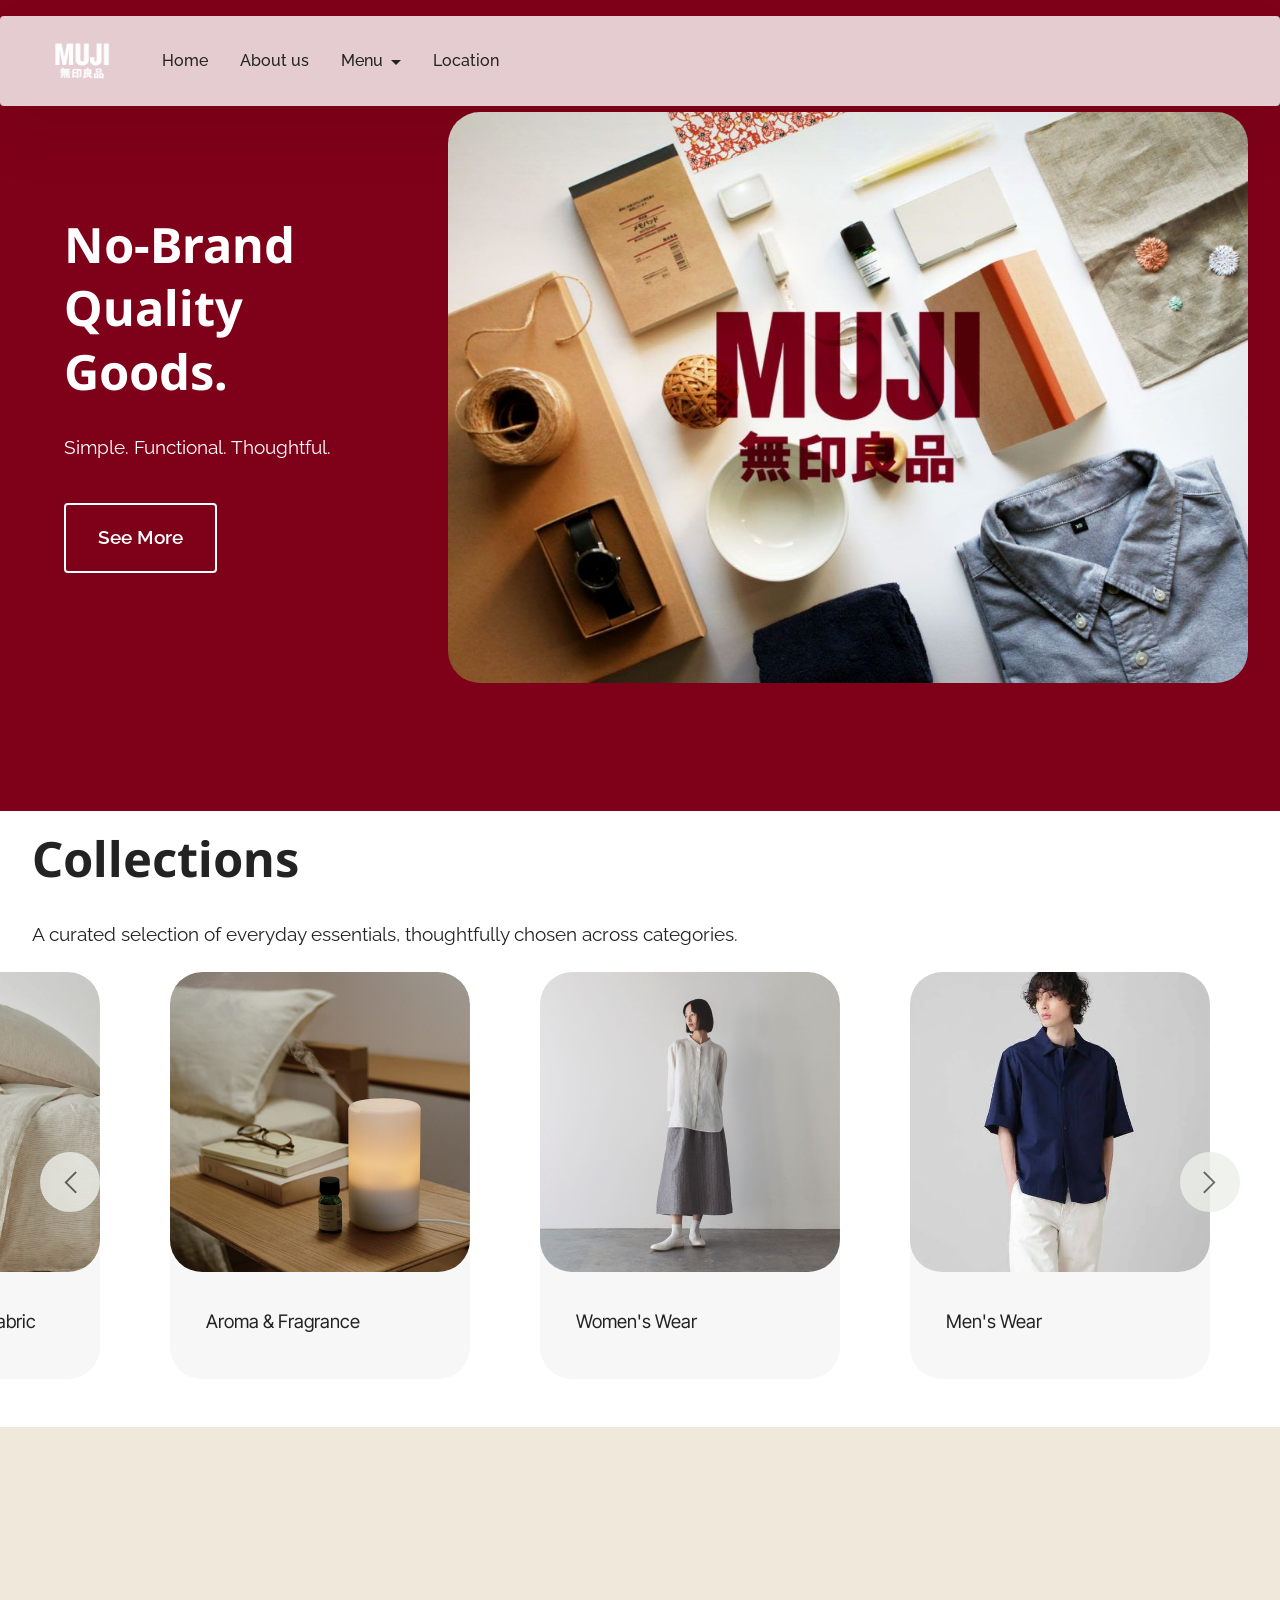
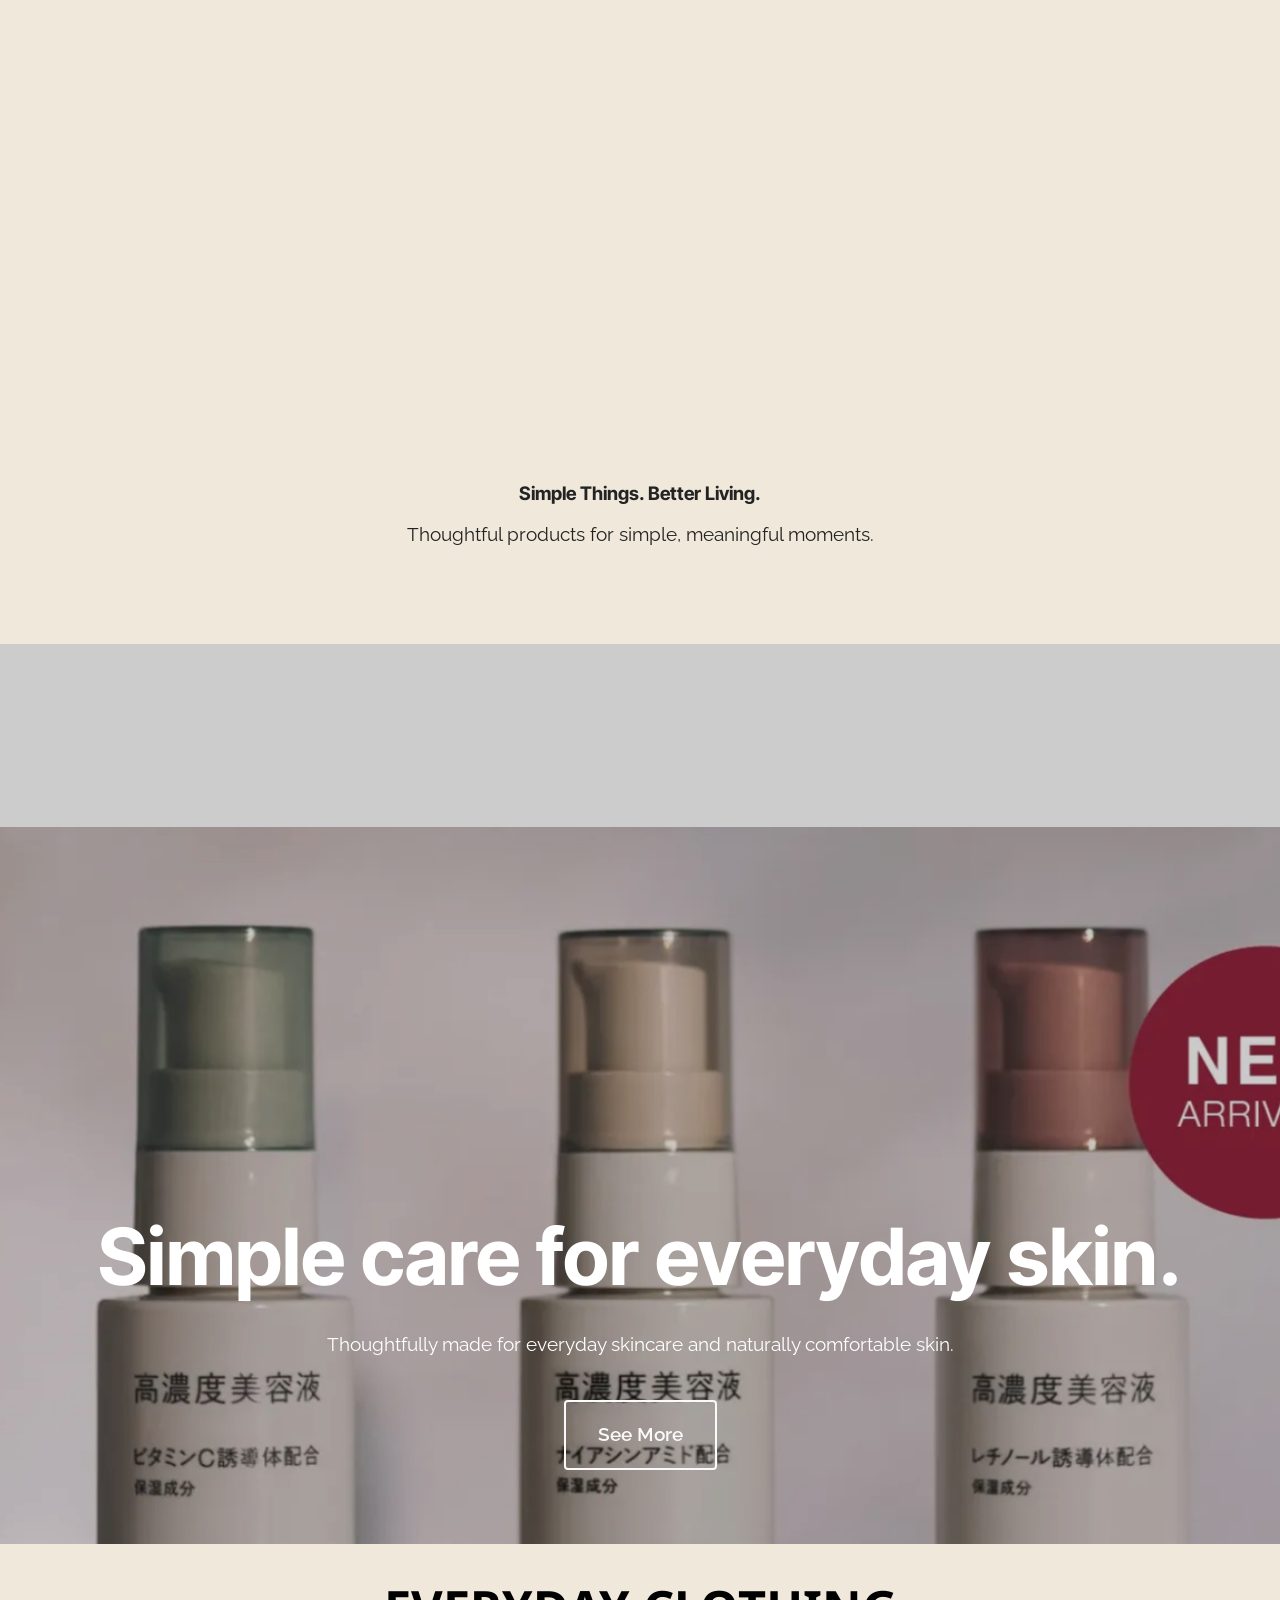
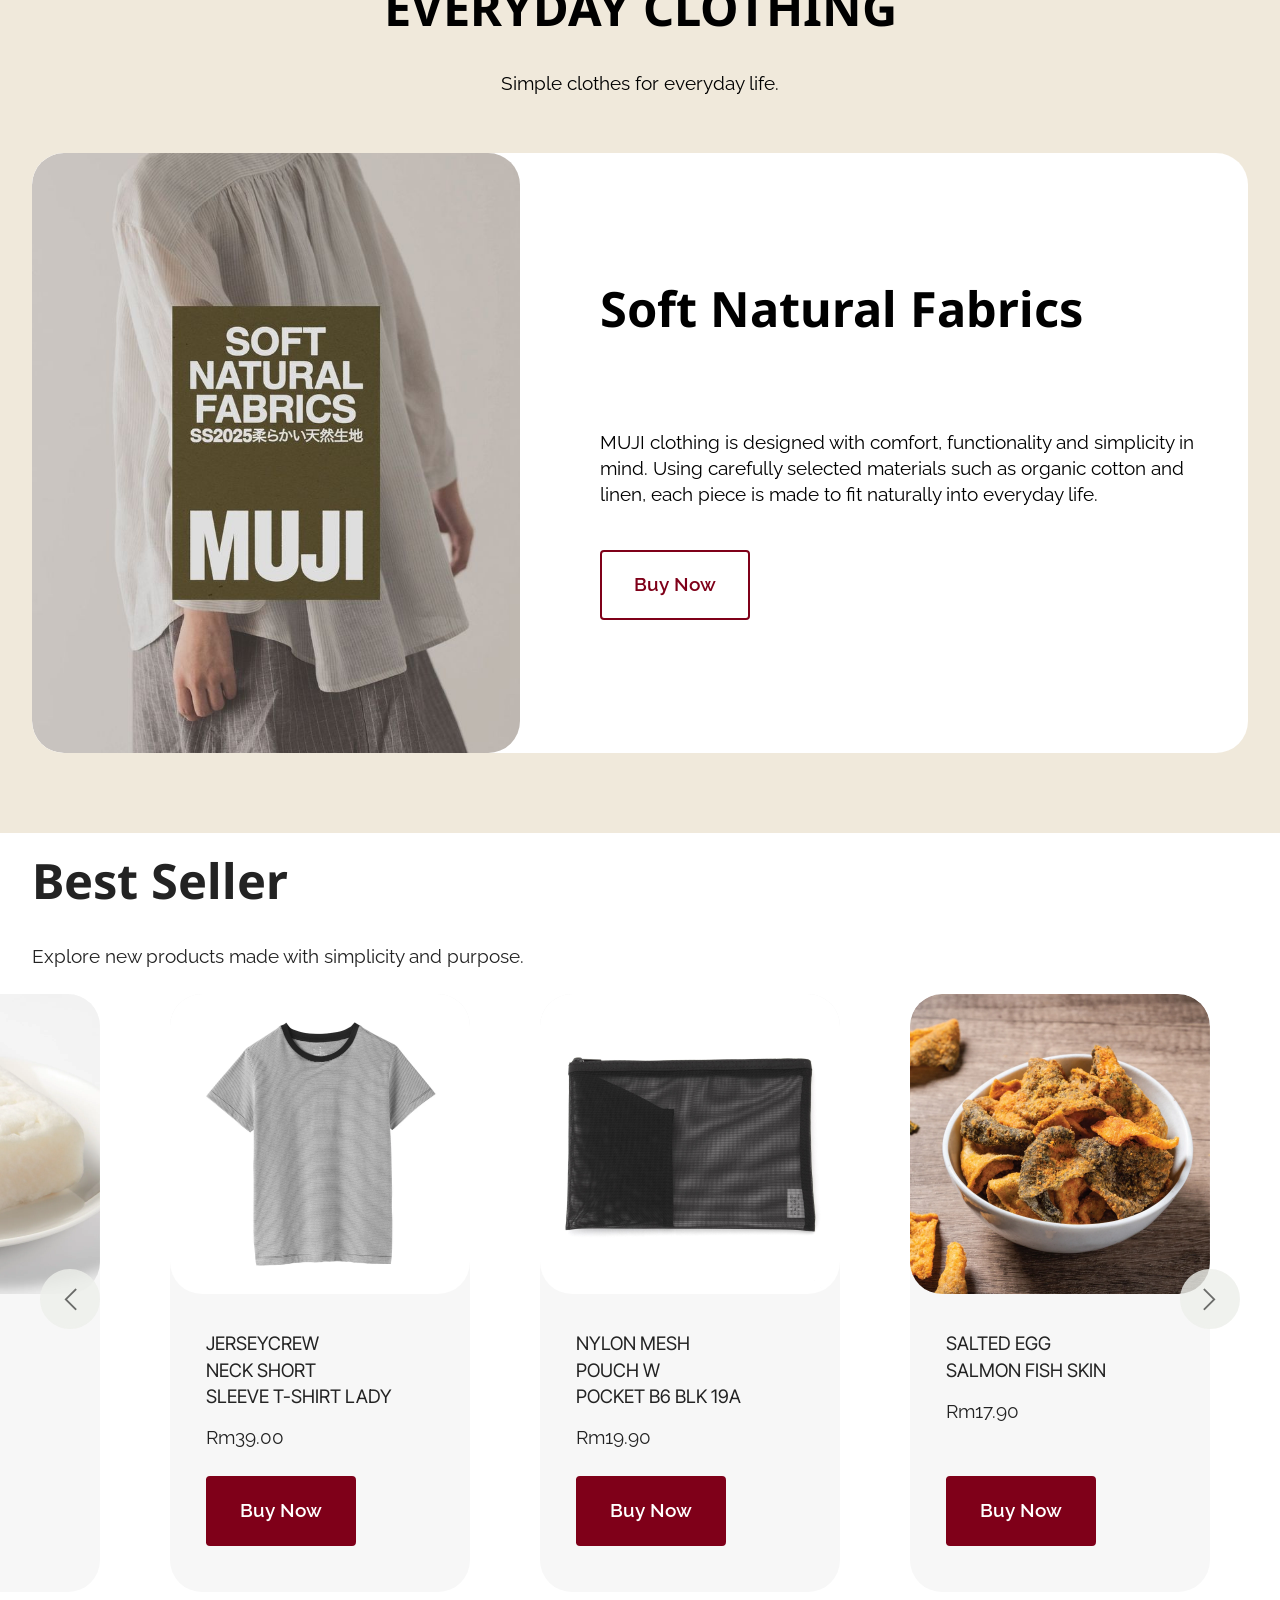
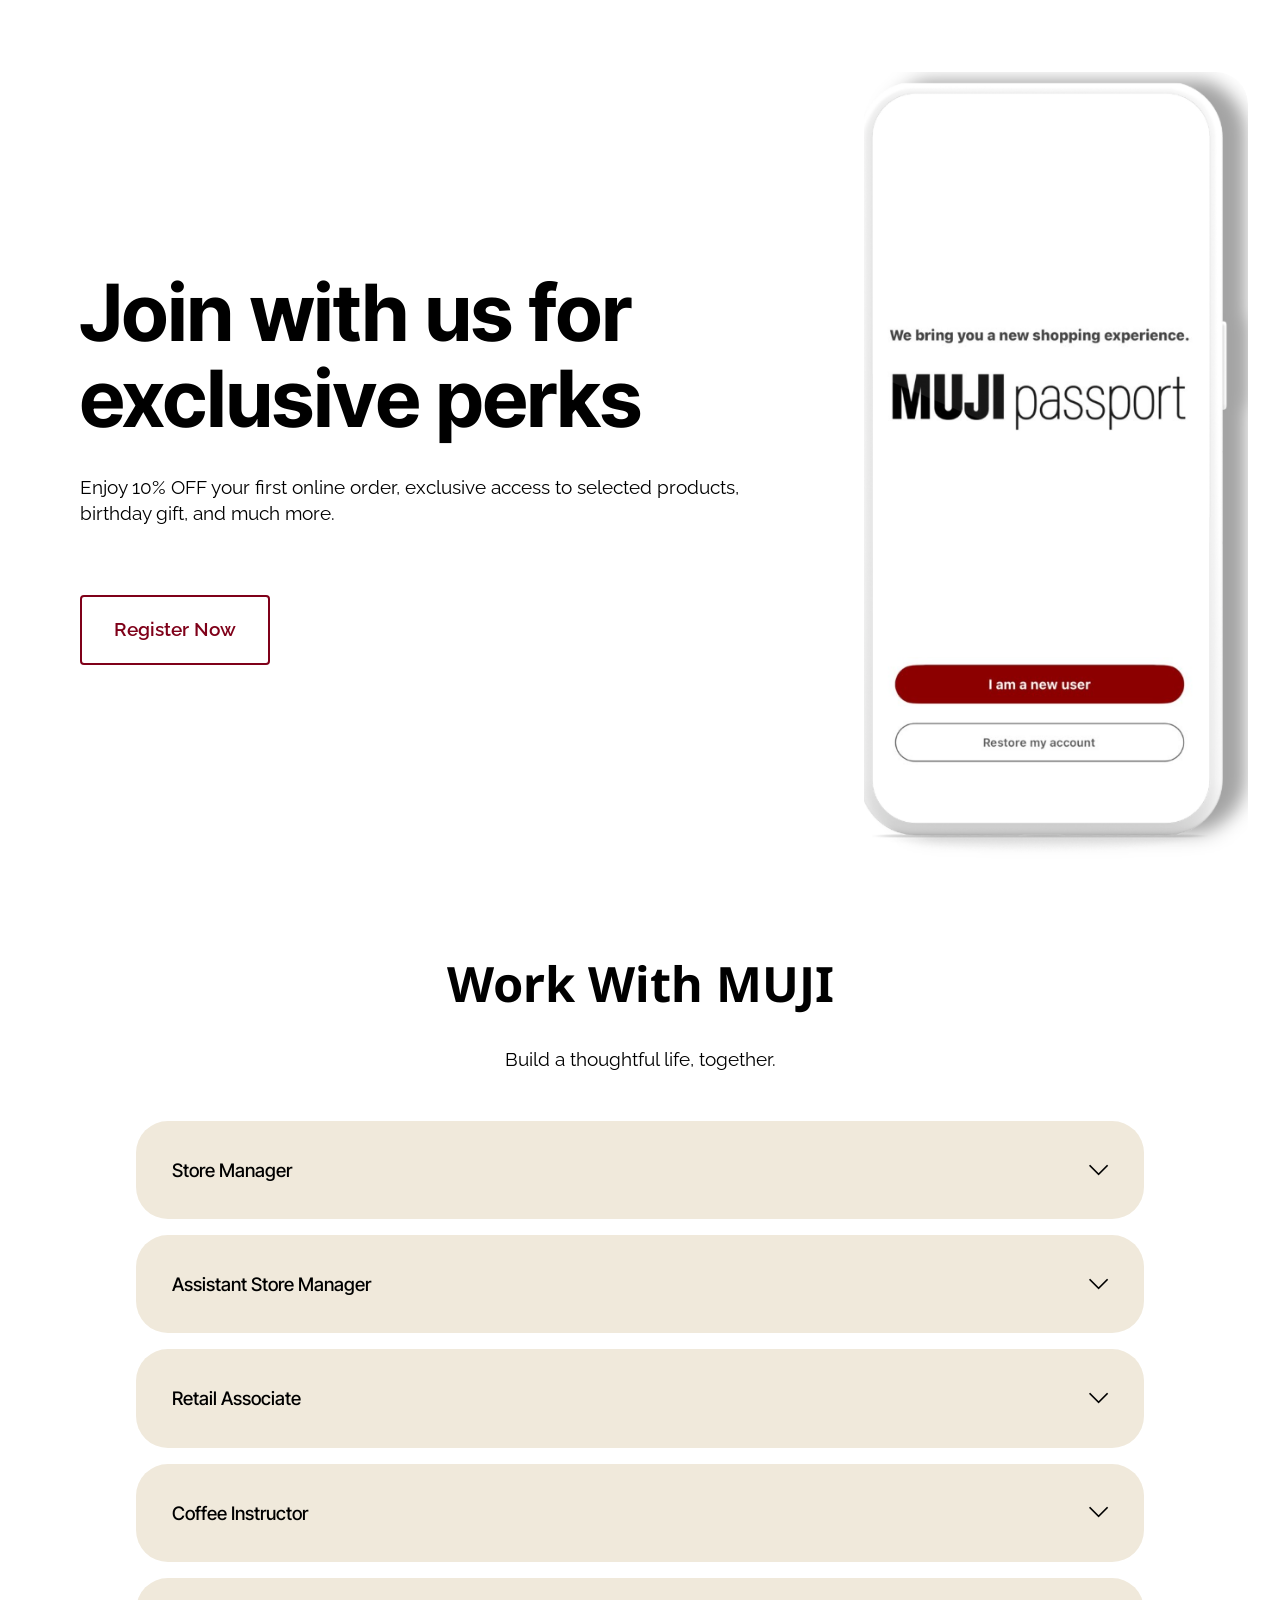
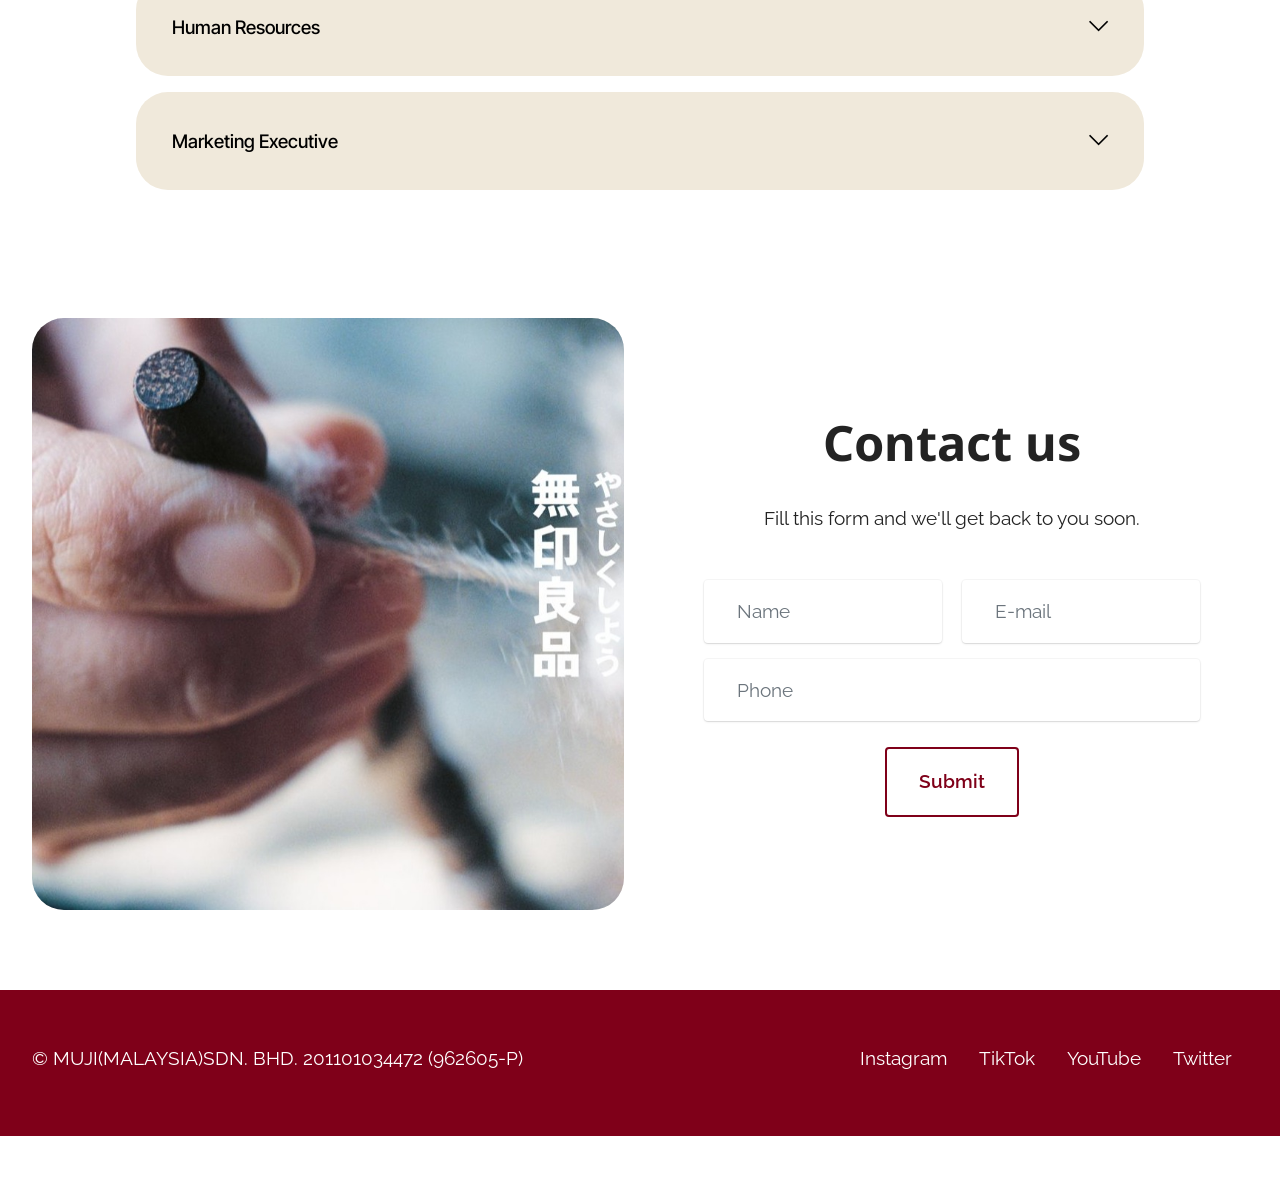
<file: index.html>
<!DOCTYPE html>
<html  >
<head>
  <!-- Site made with Mobirise Website Builder v6.1.12, https://mobirise.com -->
  <meta charset="UTF-8">
  <meta http-equiv="X-UA-Compatible" content="IE=edge">
  <meta name="generator" content="Mobirise v6.1.12, mobirise.com">
  <meta name="viewport" content="width=device-width, initial-scale=1, minimum-scale=1">
  <link rel="shortcut icon" href="assets/images/muji-logo.png" type="image/x-icon">
  <meta name="description" content="">
  
  
  <title>Home page</title>
  <link rel="stylesheet" href="assets/web/assets/mobirise-icons2/mobirise2.css">
  <link rel="stylesheet" href="assets/bootstrap/css/bootstrap.min.css">
  <link rel="stylesheet" href="assets/parallax/jarallax.css">
  <link rel="stylesheet" href="assets/animatecss/animate.css">
  <link rel="stylesheet" href="assets/dropdown/css/style.css">
  <link rel="stylesheet" href="assets/theme/css/style.css">
  <link rel="preload" href="https://fonts.googleapis.com/css?family=Inter+Tight:100,200,300,400,500,600,700,800,900,100i,200i,300i,400i,500i,600i,700i,800i,900i&display=swap" as="style" onload="this.onload=null;this.rel='stylesheet'">
  <noscript><link rel="stylesheet" href="https://fonts.googleapis.com/css?family=Inter+Tight:100,200,300,400,500,600,700,800,900,100i,200i,300i,400i,500i,600i,700i,800i,900i&display=swap"></noscript>
  <link rel="preload" href="https://fonts.googleapis.com/css?family=Noto+Sans:100,200,300,400,500,600,700,800,900,100i,200i,300i,400i,500i,600i,700i,800i,900i&display=swap" as="style" onload="this.onload=null;this.rel='stylesheet'">
  <noscript><link rel="stylesheet" href="https://fonts.googleapis.com/css?family=Noto+Sans:100,200,300,400,500,600,700,800,900,100i,200i,300i,400i,500i,600i,700i,800i,900i&display=swap"></noscript>
  <link rel="preload" href="https://fonts.googleapis.com/css?family=Raleway:100,200,300,400,500,600,700,800,900,100i,200i,300i,400i,500i,600i,700i,800i,900i&display=swap" as="style" onload="this.onload=null;this.rel='stylesheet'">
  <noscript><link rel="stylesheet" href="https://fonts.googleapis.com/css?family=Raleway:100,200,300,400,500,600,700,800,900,100i,200i,300i,400i,500i,600i,700i,800i,900i&display=swap"></noscript>
  <link rel="preload" as="style" href="assets/mobirise/css/mbr-additional.css?v=0SIq44"><link rel="stylesheet" href="assets/mobirise/css/mbr-additional.css?v=0SIq44" type="text/css">

  
  
  
</head>
<body>
  
  <section data-bs-version="5.1" class="menu menu1 cid-vxfwv23ZJx" once="menu" id="menu01-z">
	

	<nav class="navbar navbar-dropdown navbar-fixed-top navbar-expand-lg">
		<div class="container">
			<div class="navbar-brand">
				<span class="navbar-logo">
					<a href="https://mobiri.se">
						<img src="assets/images/muji-logo.png" alt="Mobirise Website Builder" style="height: 5rem;">
					</a>
				</span>
				
			</div>
			<button class="navbar-toggler" type="button" data-toggle="collapse" data-bs-toggle="collapse" data-target="#navbarSupportedContent" data-bs-target="#navbarSupportedContent" aria-controls="navbarNavAltMarkup" aria-expanded="false" aria-label="Toggle navigation">
				<div class="hamburger">
					<span></span>
					<span></span>
					<span></span>
					<span></span>
				</div>
			</button>
			<div class="collapse navbar-collapse" id="navbarSupportedContent">
				<ul class="navbar-nav nav-dropdown nav-right" data-app-modern-menu="true"><li class="nav-item">
						<a class="nav-link link text-black text-primary display-4" href="index.html" aria-expanded="false">Home</a>
					</li><li class="nav-item">
						<a class="nav-link link text-black text-primary display-4" href="page1.html" aria-expanded="false">About us</a>
					</li>
					<li class="nav-item dropdown"><a class="nav-link link text-black dropdown-toggle display-4" href="https://mobiri.se" data-toggle="dropdown-submenu" data-bs-toggle="dropdown" data-bs-auto-close="outside" aria-expanded="false">Menu</a><div class="dropdown-menu" aria-labelledby="dropdown-543"><a class="text-black dropdown-item text-primary display-4" href="page3.html">Clothing</a><a class="text-black dropdown-item text-primary display-4" href="page4.html">Household Goods</a><a class="text-black dropdown-item text-primary display-4" href="page5.html">Health &amp; Beauty</a><a class="text-black dropdown-item text-primary display-4" href="page6.html">Food &amp; Beverages</a><a class="text-black dropdown-item text-primary display-4" href="page8.html">Stationary</a></div></li>
					<li class="nav-item">
						<a class="nav-link link text-black text-primary display-4" href="page2.html">Location</a>
					</li></ul>
				
				
			</div>
		</div>
	</nav>
</section>

<section data-bs-version="5.1" class="header1 cid-vx9srPdAY4" id="header01-1">
	

	
	

	<div class="container-fluid">
		<div class="row justify-content-center">
			<div class="col-12 col-md-12 col-lg-8 image-wrapper">
				<img class="w-100" src="assets/images/muji-backboard.jpg" alt="Mobirise Website Builder">
			</div>
			<div class="col-12 col-lg col-md-12">
				<div class="text-wrapper align-left">
					<h1 class="mbr-section-title mbr-fonts-style mb-4 display-2"><strong>No-Brand&nbsp;<br>Quality Goods.</strong></h1>
					<p class="mbr-text mbr-fonts-style mb-4 display-7">Simple. Functional. Thoughtful.</p>
					<div class="mbr-section-btn mt-3"><a class="btn btn-secondary-outline display-7" href="https://mobiri.se">See More</a></div>
				</div>
			</div>
		</div>
	</div>
</section>

<section data-bs-version="5.1" class="article11 cid-vx9CNAncee" id="article11-l">
    

    
    
    <div class="container">
        <div class="row justify-content-center">
            <div class="title col-md-12 col-lg-12">
                <h3 class="mbr-section-title mbr-fonts-style align-center mt-0 mb-0 display-2"><strong>Collections</strong></h3>
                <h4 class="mbr-section-subtitle align-center mbr-fonts-style mt-4 display-7">A curated selection of everyday essentials, thoughtfully chosen across categories.</h4>
                
            </div>
        </div>
    </div>
</section>

<section data-bs-version="5.1" class="features017 mbr-embla cid-vx9v1iHXOP" id="features017-5">
	
	
	<div class="position-relative">
		<div class="container-fluid">
			<div class="row justify-content-center">
				<div class="col-12 content-head">
					
				</div>
			</div>
		</div>

		<div class="embla" data-skip-snaps="true" data-align="center" data-contain-scroll="trimSnaps" data-loop="true" data-auto-play="true" data-auto-play-interval="2" data-draggable="true">
			<div class="embla__viewport container-fluid">
				<div class="embla__container">
					<div class="embla__slide slider-image item active" style="margin-left: 0rem; margin-right: 0rem;">
						<div class="slide-content">
							<div class="item-img">
								<div class="item-wrapper">
									<img src="assets/images/muji-argoma.jpg" alt="Mobirise Website Builder" title="" data-slide-to="0" data-bs-slide-to="0">
								</div>
							</div>
							<div class="item-content">
								<h5 class="item-title mbr-fonts-style display-5">Aroma &amp; Fragrance</h5>
								
								
							</div>

							
						</div>
					</div>
					<div class="embla__slide slider-image item" style="margin-left: 0rem; margin-right: 0rem;">
						<div class="slide-content">
							<div class="item-img">
								<div class="item-wrapper">
									<img src="assets/images/muji-women.jpg" alt="Mobirise Website Builder" title="" data-slide-to="1" data-bs-slide-to="1">
								</div>
							</div>
							<div class="item-content">
								<h5 class="item-title mbr-fonts-style display-5">Women's Wear</h5>
								
								
							</div>
							
						</div>
					</div>
					<div class="embla__slide slider-image item" style="margin-left: 0rem; margin-right: 0rem;">
						<div class="slide-content">
							<div class="item-img">
								<div class="item-wrapper">
									<img src="assets/images/muji-men-2.jpeg" alt="Mobirise Website Builder" title="" data-slide-to="2" data-bs-slide-to="2">
								</div>
							</div>
							<div class="item-content">
								<h5 class="item-title mbr-fonts-style display-5">Men's Wear</h5>
								
								
							</div>
							
						</div>
					</div>
					<div class="embla__slide slider-image item" style="margin-left: 0rem; margin-right: 0rem;">
						<div class="slide-content">
							<div class="item-img">
								<div class="item-wrapper">
									<img src="assets/images/muji-furniture.jpg" alt="Mobirise Website Builder" title="" data-slide-to="3" data-bs-slide-to="3">
								</div>
							</div>
							<div class="item-content">
								<h5 class="item-title mbr-fonts-style display-5">Furnitures</h5>
								
								
							</div>
							
						</div>
					</div>
					<div class="embla__slide slider-image item" style="margin-left: 0rem; margin-right: 0rem;">
						<div class="slide-content">
							<div class="item-img">
								<div class="item-wrapper">
									<img src="assets/images/muji-stationary.jpg" alt="Mobirise Website Builder" title="" data-slide-to="4" data-bs-slide-to="4">
								</div>
							</div>
							<div class="item-content">
								<h5 class="item-title mbr-fonts-style display-5">Stationary</h5>
								
								
							</div>
							
						</div>
					</div>
					<div class="embla__slide slider-image item" style="margin-left: 0rem; margin-right: 0rem;">
						<div class="slide-content">
							<div class="item-img">
								<div class="item-wrapper">
									<img src="assets/images/muji-travel.jpg" alt="Mobirise Website Builder" title="" data-slide-to="5" data-bs-slide-to="5">
								</div>
							</div>
							<div class="item-content">
								<h5 class="item-title mbr-fonts-style display-5">Travel</h5>
								
								
							</div>
							
						</div>
					</div><div class="embla__slide slider-image item" style="margin-left: 0rem; margin-right: 0rem;">
						<div class="slide-content">
							<div class="item-img">
								<div class="item-wrapper">
									<img src="assets/images/muji-skincare.jpg" alt="Mobirise Website Builder" title="" data-slide-to="6" data-bs-slide-to="6">
								</div>
							</div>
							<div class="item-content">
								<h5 class="item-title mbr-fonts-style display-5">Skincare</h5>
								
								
							</div>
							
						</div>
					</div>
					<div class="embla__slide slider-image item" style="margin-left: 0rem; margin-right: 0rem;">
						<div class="slide-content">
							<div class="item-img">
								<div class="item-wrapper">
									<img src="assets/images/muji-food.jpg" alt="Mobirise Website Builder" title="" data-slide-to="7" data-bs-slide-to="7">
								</div>
							</div>
							<div class="item-content">
								<h5 class="item-title mbr-fonts-style display-5">Foods &amp; Drinks</h5>
								
								
							</div>
							
						</div>
					</div>
					<div class="embla__slide slider-image item" style="margin-left: 0rem; margin-right: 0rem;">
					<div class="slide-content">
						<div class="item-img">
							<div class="item-wrapper">
								<img src="assets/images/mujiiiii.jpeg" alt="Mobirise Website Builder" title="" data-slide-to="8" data-bs-slide-to="8">
							</div>
						</div>
						<div class="item-content">
							<h5 class="item-title mbr-fonts-style display-5">Bed Linen &amp; Home Fabric</h5>
							
							
						</div>
						
					</div>
					</div>
				</div>
			</div>
			<button class="embla__button embla__button--prev">
				<span class="mobi-mbri mobi-mbri-arrow-prev mbr-iconfont" aria-hidden="true"></span>
				<span class="sr-only visually-hidden visually-hidden visually-hidden">Previous</span>
			</button>
			<button class="embla__button embla__button--next">
				<span class="mobi-mbri mobi-mbri-arrow-next mbr-iconfont" aria-hidden="true"></span>
				<span class="sr-only visually-hidden visually-hidden visually-hidden">Next</span>
			</button>
		</div>
	</div>
</section>

<section data-bs-version="5.1" class="video02 cid-vxeuxWlyea" id="video02-t">
  

  
  

  <div class="container">
    <div class="row justify-content-center">
      <div class="mbr-figure col-12 mb-5 col-md-9"><iframe class="mbr-embedded-video" src="https://player.vimeo.com/video/340540484?autoplay=1&amp;loop=1" width="1280" height="720" frameborder="0" allowfullscreen></iframe></div>
    </div>
    <div class="row justify-content-center">
      <div class="col-12 content-text">
        <h4 class="mbr-description mbr-fonts-style mb-3 align-center display-5"><strong>Simple Things. Better Living.</strong></h4>
        <p class="mbr-description mbr-fonts-style mb-0 align-center display-7">Thoughtful products for simple, meaningful moments.</p>
      </div>
    </div>
  </div>
</section>

<section data-bs-version="5.1" class="header16 cid-vxeg87t2Iw mbr-fullscreen mbr-parallax-background" id="header17-r">
  
  <div class="mbr-overlay" style="opacity: 0.2; background-color: rgb(0, 0, 0);"></div>
  <div class="container-fluid">
    <div class="row">
      <div class="content-wrap col-12 col-md-12">
        <h1 class="mbr-section-title mbr-fonts-style mbr-white mb-4 display-1">
          <strong><br>Simple care for everyday skin.</strong></h1>
        
        <p class="mbr-fonts-style mbr-text mbr-white mb-4 display-7">Thoughtfully made for everyday skincare and naturally comfortable skin.</p>
        <div class="mbr-section-btn"><a class="btn btn-white-outline display-7" href="https://mobiri.se">See More</a></div>
      </div>
    </div>
  </div>
</section>

<section data-bs-version="5.1" class="article11 cid-vx9v5aXkIl" id="article11-7">
    

    
    
    <div class="container">
        <div class="row justify-content-center">
            <div class="title col-md-12 col-lg-10">
                <h3 class="mbr-section-title mbr-fonts-style align-center mt-0 mb-0 display-2"><strong>EVERYDAY CLOTHING</strong></h3>
                <h4 class="mbr-section-subtitle align-center mbr-fonts-style mt-4 display-7">Simple clothes for everyday life.</h4>
                
            </div>
        </div>
    </div>
</section>

<section data-bs-version="5.1" class="features024 cid-vx9voSeGeA" id="features024-a">
  

  
  

  <div class="container">
    <div class="row justify-content-center align-items-center">
      <div class="col-12">
        <div class="card-wrapper">
          <div class="row">
            <div class="col-12 col-md-12 col-lg-5 image-wrapper">
              <img class="w-100" src="assets/images/muji6.jpg" alt="Mobirise Website Builder">
            </div>
            <div class="col-12 col-lg col-md-12">
              <div class="text-wrapper align-left">
                <h5 class="mbr-section-title mbr-fonts-style mb-4 display-2"><strong>Soft Natural Fabrics</strong></h5>
                <p class="price mbr-fonts-style mb-4 display-7">
                  $49.00
                </p>
                <p class="mbr-text mbr-fonts-style mb-4 display-7">MUJI clothing is designed with comfort, functionality and simplicity in mind. Using carefully selected materials such as organic cotton and linen, each piece is made to fit naturally into everyday life.</p>
                <div class="mbr-section-btn mt-3"><a class="btn btn-lg btn-primary-outline display-7" href="https://mobiri.se">Buy Now</a></div>
              </div>
            </div>
          </div>
        </div>
      </div>
    </div>
  </div>
</section>

<section data-bs-version="5.1" class="article11 cid-vxfki57tR4" id="article11-v">
    

    
    
    <div class="container">
        <div class="row justify-content-center">
            <div class="title col-md-12 col-lg-12">
                <h3 class="mbr-section-title mbr-fonts-style align-center mt-0 mb-0 display-2"><strong>Best Seller</strong></h3>
                <h4 class="mbr-section-subtitle align-center mbr-fonts-style mt-4 display-7">Explore new products made with simplicity and purpose.</h4>
                
            </div>
        </div>
    </div>
</section>

<section data-bs-version="5.1" class="features017 mbr-embla cid-vxfklm9at0" id="features017-w">
	
	
	<div class="position-relative">
		<div class="container-fluid">
			<div class="row justify-content-center">
				<div class="col-12 content-head">
					
				</div>
			</div>
		</div>

		<div class="embla" data-skip-snaps="true" data-align="center" data-contain-scroll="trimSnaps" data-loop="true" data-auto-play="true" data-auto-play-interval="2" data-draggable="true">
			<div class="embla__viewport container-fluid">
				<div class="embla__container">
					<div class="embla__slide slider-image item active" style="margin-left: 0rem; margin-right: 0rem;">
						<div class="slide-content">
							<div class="item-img">
								<div class="item-wrapper">
									<img src="assets/images/muji-best4.webp" alt="Mobirise Website Builder" title="" data-slide-to="0" data-bs-slide-to="0">
								</div>
							</div>
							<div class="item-content">
								<h5 class="item-title mbr-fonts-style display-5">JERSEYCREW <br>NECK SHORT <br>SLEEVE T-SHIRT LADY</h5>
								
								<p class="mbr-text mbr-fonts-style mt-3 display-7">Rm39.00</p>
							</div>

							<div class="mbr-section-btn item-footer mt-2"><a href="" class="btn item-btn btn-primary display-7" target="_blank">Buy Now</a></div>
						</div>
					</div>
					<div class="embla__slide slider-image item" style="margin-left: 0rem; margin-right: 0rem;">
						<div class="slide-content">
							<div class="item-img">
								<div class="item-wrapper">
									<img src="assets/images/muji-best3.jpg" alt="Mobirise Website Builder" title="" data-slide-to="1" data-bs-slide-to="1">
								</div>
							</div>
							<div class="item-content">
								<h5 class="item-title mbr-fonts-style display-5">NYLON MESH <br>POUCH W <br>POCKET B6 BLK 19A</h5>
								
								<p class="mbr-text mbr-fonts-style mt-3 display-7">Rm19.90</p>
							</div>
							<div class="mbr-section-btn item-footer mt-2"><a href="" class="btn item-btn btn-primary display-7" target="_blank">Buy Now</a></div>
						</div>
					</div>
					<div class="embla__slide slider-image item" style="margin-left: 0rem; margin-right: 0rem;">
						<div class="slide-content">
							<div class="item-img">
								<div class="item-wrapper">
									<img src="assets/images/muji-best2.webp" alt="Mobirise Website Builder" title="" data-slide-to="2" data-bs-slide-to="2">
								</div>
							</div>
							<div class="item-content">
								<h5 class="item-title mbr-fonts-style display-5">SALTED EGG <br>SALMON FISH SKIN</h5>
								
								<p class="mbr-text mbr-fonts-style mt-3 display-7">Rm17.90</p>
							</div>
							<div class="mbr-section-btn item-footer mt-2"><a href="" class="btn item-btn btn-primary display-7" target="_blank">Buy Now</a></div>
						</div>
					</div>
					<div class="embla__slide slider-image item" style="margin-left: 0rem; margin-right: 0rem;">
						<div class="slide-content">
							<div class="item-img">
								<div class="item-wrapper">
									<img src="assets/images/muji-best1.webp" alt="Mobirise Website Builder" title="" data-slide-to="3" data-bs-slide-to="3">
								</div>
							</div>
							<div class="item-content">
								<h5 class="item-title mbr-fonts-style display-5">SOFT CUSHION <br>MINI 49*22*15 CM</h5>
								
								<p class="mbr-text mbr-fonts-style mt-3 display-7">Rm69.00</p>
							</div>
							<div class="mbr-section-btn item-footer mt-2"><a href="" class="btn item-btn btn-primary display-7" target="_blank">Buy Now</a></div>
						</div>
					</div>
					
					<div class="embla__slide slider-image item" style="margin-left: 0rem; margin-right: 0rem;">
						<div class="slide-content">
							<div class="item-img">
								<div class="item-wrapper">
									<img src="assets/images/muji-best-5.webp" alt="Mobirise Website Builder" title="" data-slide-to="4" data-bs-slide-to="4">
								</div>
							</div>
							<div class="item-content">
								<h5 class="item-title mbr-fonts-style display-5">JERSEY CREW <br>NECK LONG <br>SLEEVE T-SHIRT LADY</h5>
								
								<p class="mbr-text mbr-fonts-style mt-3 display-7">Rm29.00</p>
							</div>
							<div class="mbr-section-btn item-footer mt-2"><a href="" class="btn item-btn btn-primary display-7" target="_blank">Buy Now</a></div>
						</div>
					</div><div class="embla__slide slider-image item" style="margin-left: 0rem; margin-right: 0rem;">
						<div class="slide-content">
							<div class="item-img">
								<div class="item-wrapper">
									<img src="assets/images/muji-best-1.webp" alt="Mobirise Website Builder" title="" data-slide-to="5" data-bs-slide-to="5">
								</div>
							</div>
							<div class="item-content">
								<h5 class="item-title mbr-fonts-style display-5">SALTED EGG <br>CRISPY SEAWEED</h5>
								
								<p class="mbr-text mbr-fonts-style mt-3 display-7">Rm13.90</p>
							</div>
							<div class="mbr-section-btn item-footer mt-2"><a href="" class="btn item-btn btn-primary display-7" target="_blank">Buy Now</a></div>
						</div>
					</div><div class="embla__slide slider-image item" style="margin-left: 0rem; margin-right: 0rem;">
						<div class="slide-content">
							<div class="item-img">
								<div class="item-wrapper">
									<img src="assets/images/muji-best-6.webp" alt="Mobirise Website Builder" title="" data-slide-to="6" data-bs-slide-to="6">
								</div>
							</div>
							<div class="item-content">
								<h5 class="item-title mbr-fonts-style display-5">WATAGASHI 1PC</h5>
								
								<p class="mbr-text mbr-fonts-style mt-3 display-7">Rm6.90</p>
							</div>
							<div class="mbr-section-btn item-footer mt-2"><a href="" class="btn item-btn btn-primary display-7" target="_blank">Buy Now</a></div>
						</div>
					</div>
					
					
				</div>
			</div>
			<button class="embla__button embla__button--prev">
				<span class="mobi-mbri mobi-mbri-arrow-prev mbr-iconfont" aria-hidden="true"></span>
				<span class="sr-only visually-hidden visually-hidden visually-hidden">Previous</span>
			</button>
			<button class="embla__button embla__button--next">
				<span class="mobi-mbri mobi-mbri-arrow-next mbr-iconfont" aria-hidden="true"></span>
				<span class="sr-only visually-hidden visually-hidden visually-hidden">Next</span>
			</button>
		</div>
	</div>
</section>

<section data-bs-version="5.1" class="start article05 cid-vx9Vq3LlLm" id="article05-p">
  

  
  

  <div class="container">
    <div class="row justify-content-center align-items-center">
      <div class="col-12">
        <div class="card-wrapper">
          <div class="row">
            <div class="col-12 col-md-12 col-lg-4 image-wrapper">
              <img class="w-100" src="assets/images/screenshot-2026-10-05-at-3.52.04pm.png" alt="Mobirise Website Builder">
            </div>
            <div class="col-12 col-lg col-md-12">
              <div class="text-wrapper align-left">
                <h2 class="mbr-section-title mbr-fonts-style mb-4 display-1"><strong>Join with us for exclusive perks</strong></h2>
                <p class="mbr-text mbr-fonts-style mb-4 display-7">Enjoy 10% OFF your first online order, exclusive access to selected products, birthday gift, and much more.<br><br>
                </p>
                <div class="mbr-section-btn mt-3"><a class="btn btn-lg btn-primary-outline display-7" href="https://mobiri.se">Register Now</a></div>
              </div>
            </div>
          </div>
        </div>
      </div>
    </div>
  </div>
</section>

<section data-bs-version="5.1" class="list1 cid-vx9Zil2JFT" id="list01-q">	
    
	
	<div class="container">
		<div class="row justify-content-center">
			<div class="col-12 col-md-12 col-lg-10 m-auto">
				<div class="content">
					<div class="row justify-content-center mb-5">
						<div class="col-12 content-head">
							<div class="mbr-section-head">
								<h4 class="mbr-section-title mbr-fonts-style align-center mb-0 display-2"><strong>Work With MUJI</strong></h4>
								<h5 class="mbr-section-subtitle mbr-fonts-style align-center mt-4 mb-0 display-7">Build a thoughtful life, together.</h5>
							</div>
						</div>
					</div>
					<div id="bootstrap-accordion_21" class="panel-group accordionStyles accordion" role="tablist" aria-multiselectable="true">
						<div class="card">
							<div class="card-header" role="tab" id="headingOne">
								<a role="button" class="panel-title collapsed" data-toggle="collapse" data-bs-toggle="collapse" data-core="" href="#collapse1_21" aria-expanded="false" aria-controls="collapse1">
									<h6 class="panel-title-edit mbr-semibold mbr-fonts-style mb-0 display-5">Store Manager</h6>
									<span class="sign mbr-iconfont mobi-mbri-arrow-down"></span>
								</a>
							</div>
							<div id="collapse1_21" class="panel-collapse noScroll collapse" role="tabpanel" aria-labelledby="headingOne" data-parent="#accordion" data-bs-parent="#bootstrap-accordion_21">
								<div class="panel-body">
									<p class="mbr-fonts-style panel-text display-7">Job Summary:<br>Responsible for the overall management of a MUJI store, including daily operations, sales performance, inventory, staff development and customer experience.<br><br>Roles &amp; Responsibilities:<br><br>-Manage daily store operations and sales activities.<br>-Lead, motivate and develop store team members.<br>-Monitor sales, inventory and store performance.<br>-Maintain MUJI's visual and service standards.<br>-Support staff training and development.<br>-Build a welcoming and efficient shopping environment.<br><br>Requirements:<br><br>-Experience in retail or store management.<br>-Strong leadership and communication skills.<br>-Good organizational and problem-solving abilities.<br>-Passion for customer service and MUJI's philosophy.<br>-Able to work flexible hours, including weekends and public holidays.</p>
								</div>
							</div>
						</div>
						<div class="card">
							<div class="card-header" role="tab" id="headingOne">
								<a role="button" class="panel-title collapsed" data-toggle="collapse" data-bs-toggle="collapse" data-core="" href="#collapse2_21" aria-expanded="false" aria-controls="collapse2">
									<h6 class="panel-title-edit mbr-semibold mbr-fonts-style mb-0 display-5">Assistant Store Manager</h6>
									<span class="sign mbr-iconfont mobi-mbri-arrow-down"></span>
								</a>
							</div>
							<div id="collapse2_21" class="panel-collapse noScroll collapse" role="tabpanel" aria-labelledby="headingOne" data-parent="#accordion" data-bs-parent="#bootstrap-accordion_21">
								<div class="panel-body">
									<p class="mbr-fonts-style panel-text display-7">Job Summary:<br>Support the Store Manager in managing daily operations, team performance and customer service while ensuring the store maintains MUJI's standards.<br><br>Roles &amp; Responsibilities:<br><br>-Assist with daily store operations.<br>-Support staff scheduling and team coordination.<br>-Monitor sales and inventory.<br>-Assist with staff training.<br>-Handle customer enquiries and feedback.<br>-Support visual merchandising and store presentation.<br><br>Requirements:<br><br>-Retail experience preferred.<br>-Good communication and teamwork skills.<br>-Able to lead and motivate a team.<br>-Responsible and detail-oriented.<br>-Comfortable working in a fast-paced retail environment.</p>
								</div>
							</div>
						</div>
						<div class="card">
							<div class="card-header" role="tab" id="headingOne">
								<a role="button" class="panel-title collapsed" data-toggle="collapse" data-bs-toggle="collapse" data-core="" href="#collapse3_21" aria-expanded="false" aria-controls="collapse3">
									<h6 class="panel-title-edit mbr-semibold mbr-fonts-style mb-0 display-5">Retail Associate</h6>
									<span class="sign mbr-iconfont mobi-mbri-arrow-down"></span>
								</a>
							</div>
							<div id="collapse3_21" class="panel-collapse noScroll collapse" role="tabpanel" aria-labelledby="headingOne" data-parent="#accordion" data-bs-parent="#bootstrap-accordion_21">
								<div class="panel-body">
									<p class="mbr-fonts-style panel-text display-7">Job Summary:<br>Provide friendly and knowledgeable customer service while helping customers discover products that suit their everyday needs.<br><br>Roles &amp; Responsibilities:<br><br>-Welcome and assist customers.<br>-Provide product information and recommendations.<br>-Operate POS and handle transactions.<br>-Replenish and organize merchandise.<br>-Maintain clean and organized sales areas.<br>-Support stocktaking and daily store operations.<br><br>Requirements:<br><br>-Friendly and approachable personality.<br>-Good communication skills.<br>-Customer-oriented mindset.<br>-Team player with a positive attitude.<br>-Retail experience is an advantage.</p>
								</div>
							</div>
						</div>
						<div class="card">
							<div class="card-header" role="tab" id="headingOne">
								<a role="button" class="panel-title collapsed" data-toggle="collapse" data-bs-toggle="collapse" data-core="" href="#collapse4_21" aria-expanded="false" aria-controls="collapse4">
									<h6 class="panel-title-edit mbr-semibold mbr-fonts-style mb-0 display-5">Coffee Instructor</h6>
									<span class="sign mbr-iconfont mobi-mbri-arrow-down"></span>
								</a>
							</div>
							<div id="collapse4_21" class="panel-collapse noScroll collapse" role="tabpanel" aria-labelledby="headingOne" data-parent="#accordion" data-bs-parent="#bootstrap-accordion_21">
								<div class="panel-body">
									<p class="mbr-fonts-style panel-text display-7">Job Summary:<br>Share knowledge and appreciation of coffee while supporting MUJI's café and coffee-related experiences.<br><br>Roles &amp; Responsibilities:<br><br>-Prepare and serve coffee.<br>-Introduce customers to different coffee products.<br>-Maintain quality and service standards.<br>-Support staff training in coffee preparation.<br>-Maintain a clean and welcoming café environment.<br><br>Requirements:<br><br>-Passion for coffee and customer service.<br>-Good communication skills.<br>-Willingness to learn coffee preparation techniques.<br>-Previous café experience is an advantage.</p>
								</div>
							</div>
						</div>
						<div class="card">
							<div class="card-header" role="tab" id="headingOne">
								<a role="button" class="panel-title collapsed" data-toggle="collapse" data-bs-toggle="collapse" data-core="" href="#collapse5_21" aria-expanded="false" aria-controls="collapse5">
									<h6 class="panel-title-edit mbr-semibold mbr-fonts-style mb-0 display-5">Human Resources</h6>
									<span class="sign mbr-iconfont mobi-mbri-arrow-down"></span>
								</a>
							</div>
							<div id="collapse5_21" class="panel-collapse noScroll collapse" role="tabpanel" aria-labelledby="headingOne" data-parent="#accordion" data-bs-parent="#bootstrap-accordion_21">
								<div class="panel-body">
									<p class="mbr-fonts-style panel-text display-7">Job Summary:<br>Support recruitment, employee development and HR operations while helping build a positive and people-focused workplace.<br><br>Roles &amp; Responsibilities:<br><br>-Support recruitment and onboarding.<br>-Coordinate interviews and hiring activities.<br>-Maintain employee records.<br>-Support training and development programs.<br>-Assist with employee engagement activities.<br>-Support daily HR operations.<br><br>Requirements:<br><br>-Diploma or Degree in HR, Business or related field.<br>-Good communication and interpersonal skills.<br>-Organized and detail-oriented.<br>-Able to handle confidential information professionally.</p>
								</div>
							</div>
						</div>
						<div class="card">
							<div class="card-header" role="tab" id="headingOne">
								<a role="button" class="panel-title collapsed" data-toggle="collapse" data-bs-toggle="collapse" data-core="" href="#collapse6_21" aria-expanded="false" aria-controls="collapse6">
									<h6 class="panel-title-edit mbr-semibold mbr-fonts-style mb-0 display-5">Marketing Executive</h6>
									<span class="sign mbr-iconfont mobi-mbri-arrow-down"></span>
								</a>
							</div>
							<div id="collapse6_21" class="panel-collapse noScroll collapse" role="tabpanel" aria-labelledby="headingOne" data-parent="#accordion" data-bs-parent="#bootstrap-accordion_21">
								<div class="panel-body">
									<p class="mbr-fonts-style panel-text display-7">Job Summary:<br>Support marketing campaigns and communications that introduce MUJI's products, philosophy and lifestyle to customers.<br><br>Roles &amp; Responsibilities:<br><br>-Assist with marketing campaigns.<br>-Create content for social media and digital channels.<br>-Support promotional activities and events.<br>-Coordinate with internal teams and external partners.<br>-Monitor campaign performance.<br>-Assist with market and customer research.<br><br>Requirements:<br><br>-Diploma or Degree in Marketing, Communications or related field.<br>-Good communication and creative skills.<br>-Familiarity with social media platforms.<br>-Organized and able to manage multiple tasks.<br>-Interest in lifestyle and retail brands.</p>
								</div>
							</div>
						</div>
					</div>
				</div>
			</div>
		</div>
	</div>
</section>

<section data-bs-version="5.1" class="form03 cid-vxfqv9m206" id="form03-x">
    

    

    <div class="container">
        <div class="row justify-content-center align-items-center main-row">
            <div class="col-12 col-lg item-wrapper">
                <div class="mbr-section-head mb-5">
                    <h3 class="mbr-section-title mbr-fonts-style align-center mb-0 display-2">
                        <strong>Contact us</strong>
                    </h3>
                    <h4 class="mbr-section-subtitle mbr-fonts-style align-center mb-0 mt-4 display-7">Fill this form and we'll get back to you soon.</h4>
                </div>
                <div class="col-lg-12 mx-auto mbr-form" data-form-type="formoid">
                    <form action="https://mobirise.eu/" method="POST" class="mbr-form form-with-styler" data-form-title="Form Name"><input type="hidden" name="email" data-form-email="true" value="31cBxcYgeAmz+TxGO+hKmJuehrU23YH/N4qqwyj4V/jY8ymYPYKrW2m+qq5ECi4KpeNmQPLaxBLMmTxxKNOagQeIMeLhA/V+iIjcVc9nXMgmch1AwSQpT1k551fUiSWm">
                        <div class="row">
                            <div hidden="hidden" data-form-alert="" class="alert alert-success col-12">Thanks for filling out the form!</div>
                            <div hidden="hidden" data-form-alert-danger="" class="alert alert-danger col-12">
                                Oops...! some problem!
                            </div>
                        </div>
                        <div class="dragArea row">
                            <div class="col-md col-sm-12 form-group mb-3 mb-3" data-for="name">
                                <input type="text" name="name" placeholder="Name" data-form-field="name" class="form-control" value="" id="name-form03-x">
                            </div>
                            <div class="col-md col-sm-12 form-group mb-3 mb-3" data-for="email">
                                <input type="email" name="email" placeholder="E-mail" data-form-field="email" class="form-control" value="" id="email-form03-x">
                            </div>
                            <div class="col-12 form-group mb-3 mb-3" data-for="phone">
                                <input type="tel" name="phone" placeholder="Phone" data-form-field="phone" class="form-control" value="" id="phone-form03-x">
                            </div>
                            
                            <div class="col-auto align-center mbr-section-btn"><button type="submit" class="w-100 btn btn-primary-outline display-7">Submit</button></div>
                        </div>
                    </form>
                </div>


            </div>
            <div class="col-12 col-lg-6">
                <div class="image-wrapper">
                    <img class="w-100" src="assets/images/muji-4.jpeg" alt="Mobirise Website Builder">
                </div>
            </div>

        </div>
    </div>
</section>

<section data-bs-version="5.1" class="footer2 cid-vxhoUrJVp9" once="footers" id="footer02-3p">
    

    
    

    <div class="container">
        <div class="row">
            <div class="col-12 col-lg-6 center mt-2 mb-3">
                <p class="mbr-fonts-style copyright mb-0 display-7">© MUJI(MALAYSIA)SDN. BHD. 201101034472 (962605-P)</p>
            </div>
            <div class="col-12 col-lg-6 center">
                <div class="row-links mt-2 mb-3">
                    <ul class="row-links-soc">
                        
                        
                        
                        
                    <li class="row-links-soc-item mbr-fonts-style display-7">
                            <a href="#https://www.instagram.com/mujimy?utm_source=ig_web_button_share_sheet&stkn=ZDNlZDc0MzIxNw==" class="text-secondary text-primary">Instagram</a>
                        </li><li class="row-links-soc-item mbr-fonts-style display-7">
                            <a href="#https://www.tiktok.com/@mujimalaysia?is_from_webapp=1&sender_device=pc" class="text-secondary text-primary">TikTok</a>
                        </li><li class="row-links-soc-item mbr-fonts-style display-7">
                            <a href="#https://youtube.com/@mujiglobal?si=DFL3zHbhrEBmJfvU" class="text-secondary text-primary">YouTube</a>
                        </li><li class="row-links-soc-item mbr-fonts-style display-7">
                            <a href="#" class="text-secondary">Twitter</a>
                        </li></ul>
                </div>
            </div>
        </div>
    </div>
</section><section class="display-7" style="padding: 0;align-items: center;justify-content: center;flex-wrap: wrap;    align-content: center;display: flex;position: relative;height: 4rem;"><a href="https://mobiri.se/4391382" style="flex: 1 1;height: 4rem;position: absolute;width: 100%;z-index: 1;"><img alt="" style="height: 4rem;" src="[data-uri]"></a><p style="margin: 0;text-align: center;" class="display-7">&#8204;</p><a style="z-index:1" href="https://mobirise.com/builder/ai-website-maker.html">Free AI Website Maker</a></section><script src="assets/bootstrap/js/bootstrap.bundle.min.js"></script>  <script src="assets/parallax/jarallax.js"></script>  <script src="assets/smoothscroll/smooth-scroll.js"></script>  <script src="assets/ytplayer/index.js"></script>  <script src="assets/dropdown/js/navbar-dropdown.js"></script>  <script src="assets/embla/embla.min.js"></script>  <script src="assets/embla/script.js"></script>  <script src="assets/playervimeo/vimeo_player.js"></script>  <script src="assets/mbr-switch-arrow/mbr-switch-arrow.js"></script>  <script src="assets/theme/js/script.js"></script>  <script src="assets/formoid/formoid.min.js"></script>  
  
  
 <div id="scrollToTop" class="scrollToTop mbr-arrow-up"><a style="text-align: center;"><i class="mbr-arrow-up-icon mbr-arrow-up-icon-cm cm-icon cm-icon-smallarrow-up"></i></a></div>
    <input name="animation" type="hidden">
  </body>
</html>
</file>
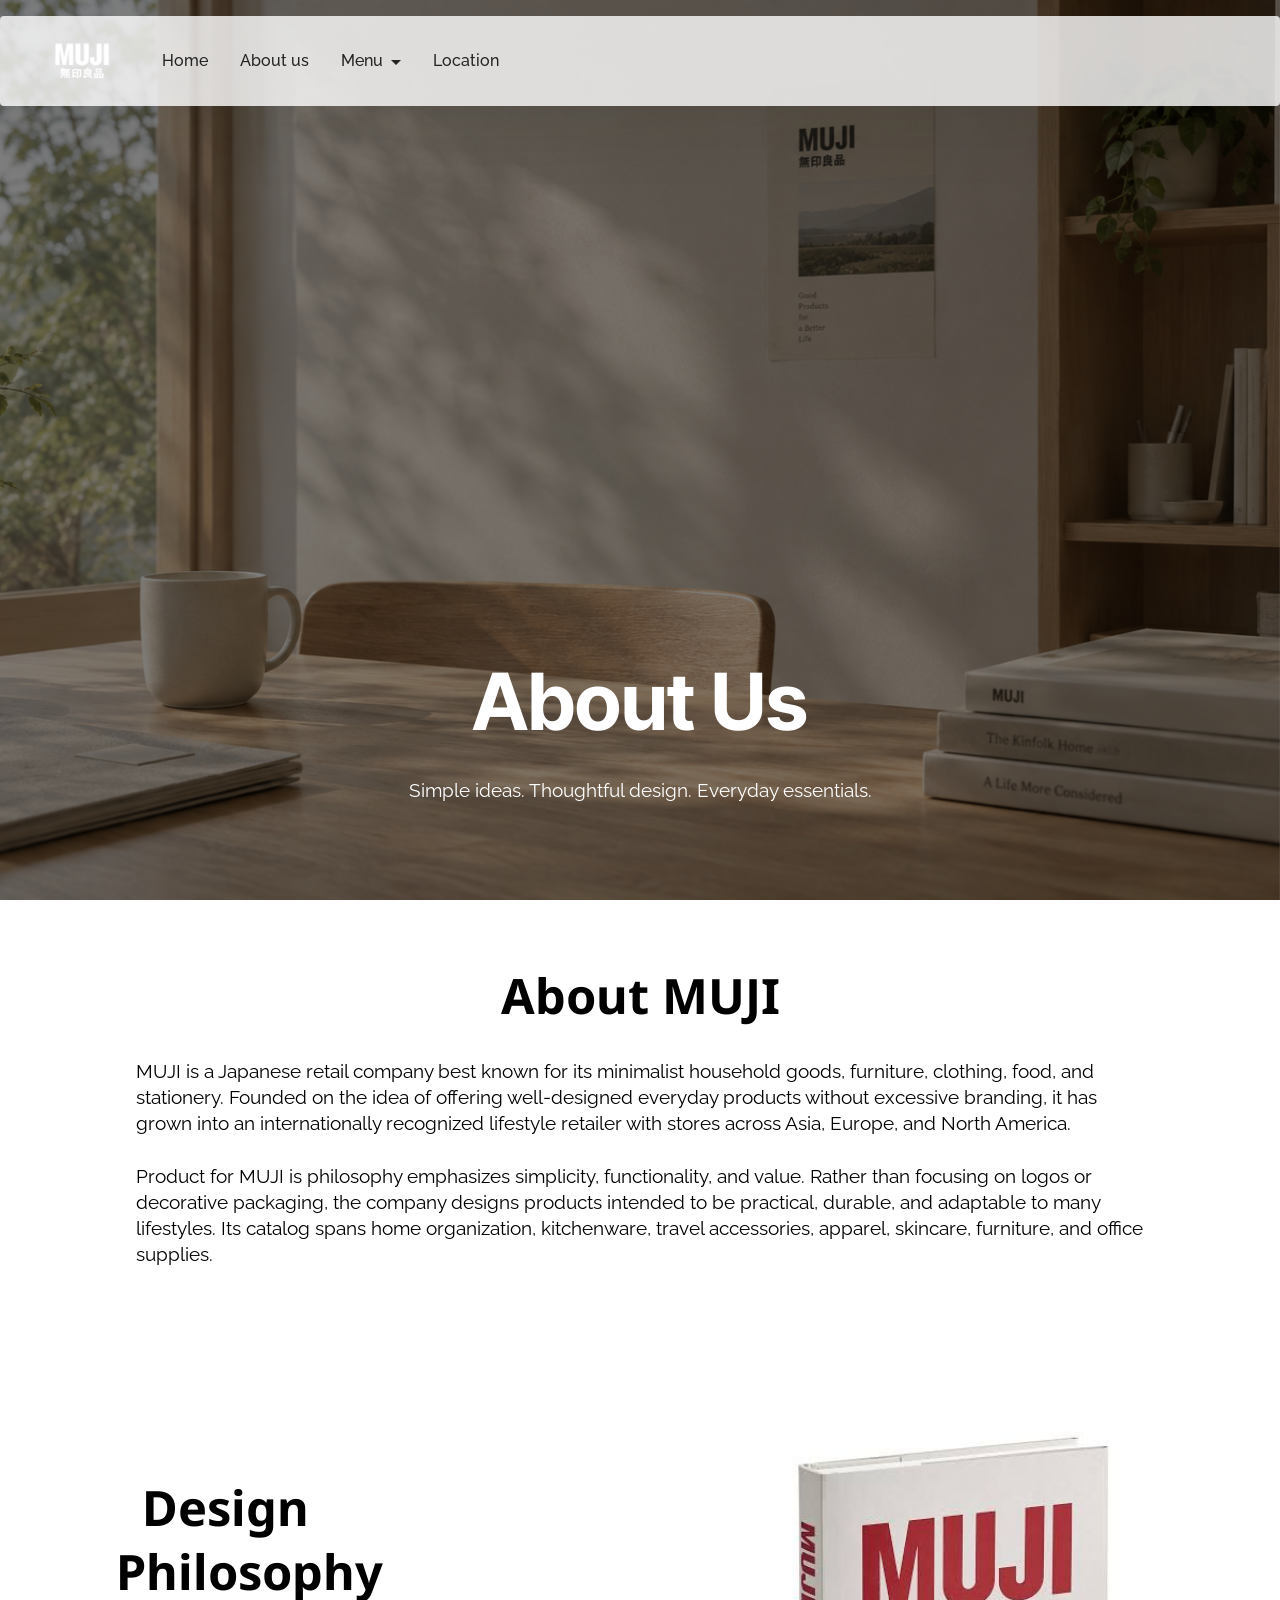
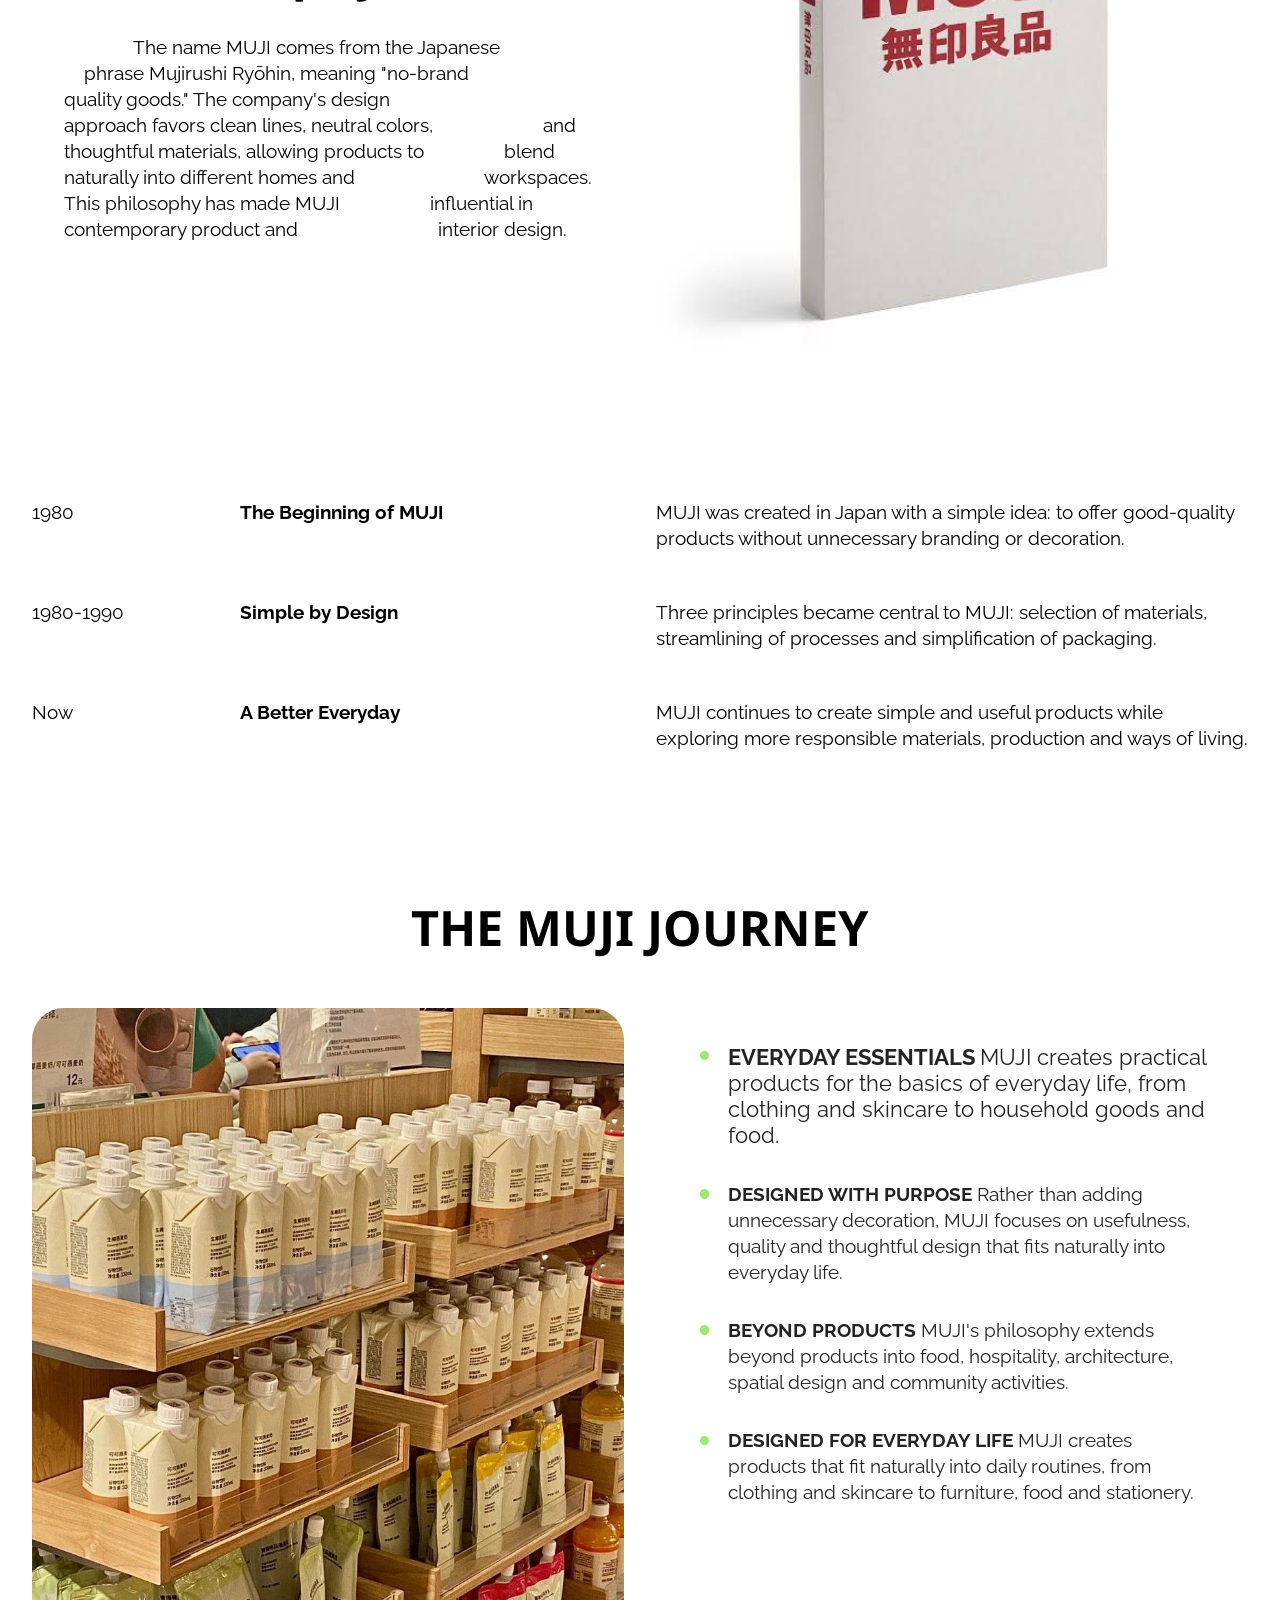
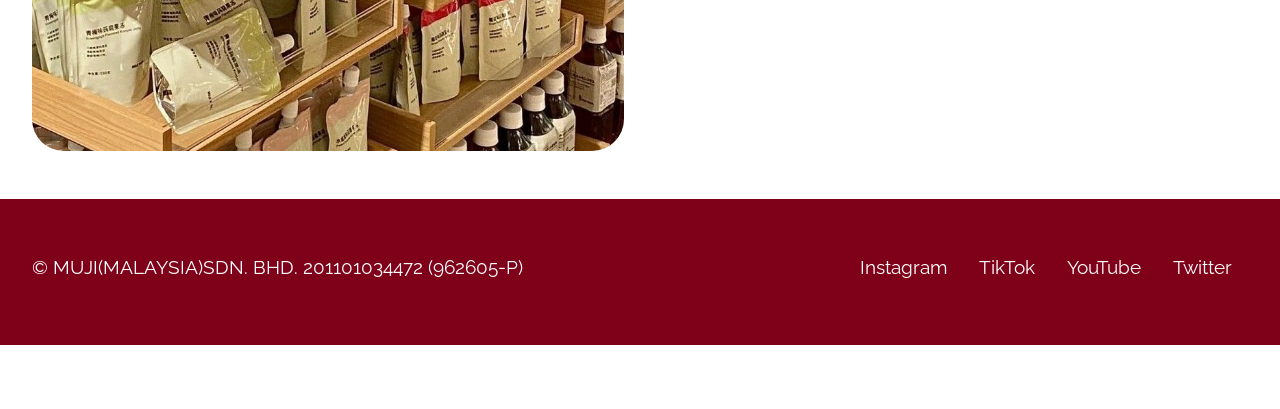
<file: page1.html>
<!DOCTYPE html>
<html  >
<head>
  <!-- Site made with Mobirise Website Builder v6.1.12, https://mobirise.com -->
  <meta charset="UTF-8">
  <meta http-equiv="X-UA-Compatible" content="IE=edge">
  <meta name="generator" content="Mobirise v6.1.12, mobirise.com">
  <meta name="viewport" content="width=device-width, initial-scale=1, minimum-scale=1">
  <link rel="shortcut icon" href="assets/images/muji-logo.png" type="image/x-icon">
  <meta name="description" content="">
  
  
  <title>About us</title>
  <link rel="stylesheet" href="assets/web/assets/mobirise-icons2/mobirise2.css">
  <link rel="stylesheet" href="assets/bootstrap/css/bootstrap.min.css">
  <link rel="stylesheet" href="assets/parallax/jarallax.css">
  <link rel="stylesheet" href="assets/animatecss/animate.css">
  <link rel="stylesheet" href="assets/dropdown/css/style.css">
  <link rel="stylesheet" href="assets/theme/css/style.css">
  <link rel="preload" href="https://fonts.googleapis.com/css?family=Inter+Tight:100,200,300,400,500,600,700,800,900,100i,200i,300i,400i,500i,600i,700i,800i,900i&display=swap" as="style" onload="this.onload=null;this.rel='stylesheet'">
  <noscript><link rel="stylesheet" href="https://fonts.googleapis.com/css?family=Inter+Tight:100,200,300,400,500,600,700,800,900,100i,200i,300i,400i,500i,600i,700i,800i,900i&display=swap"></noscript>
  <link rel="preload" href="https://fonts.googleapis.com/css?family=Noto+Sans:100,200,300,400,500,600,700,800,900,100i,200i,300i,400i,500i,600i,700i,800i,900i&display=swap" as="style" onload="this.onload=null;this.rel='stylesheet'">
  <noscript><link rel="stylesheet" href="https://fonts.googleapis.com/css?family=Noto+Sans:100,200,300,400,500,600,700,800,900,100i,200i,300i,400i,500i,600i,700i,800i,900i&display=swap"></noscript>
  <link rel="preload" href="https://fonts.googleapis.com/css?family=Raleway:100,200,300,400,500,600,700,800,900,100i,200i,300i,400i,500i,600i,700i,800i,900i&display=swap" as="style" onload="this.onload=null;this.rel='stylesheet'">
  <noscript><link rel="stylesheet" href="https://fonts.googleapis.com/css?family=Raleway:100,200,300,400,500,600,700,800,900,100i,200i,300i,400i,500i,600i,700i,800i,900i&display=swap"></noscript>
  <link rel="preload" as="style" href="assets/mobirise/css/mbr-additional.css?v=0d6C92"><link rel="stylesheet" href="assets/mobirise/css/mbr-additional.css?v=0d6C92" type="text/css">

  
  
  
</head>
<body>
  
  <section data-bs-version="5.1" class="menu menu1 cid-vxfwv23ZJx" once="menu" id="menu01-z">
	

	<nav class="navbar navbar-dropdown navbar-fixed-top navbar-expand-lg">
		<div class="container">
			<div class="navbar-brand">
				<span class="navbar-logo">
					<a href="https://mobiri.se">
						<img src="assets/images/muji-logo.png" alt="Mobirise Website Builder" style="height: 5rem;">
					</a>
				</span>
				
			</div>
			<button class="navbar-toggler" type="button" data-toggle="collapse" data-bs-toggle="collapse" data-target="#navbarSupportedContent" data-bs-target="#navbarSupportedContent" aria-controls="navbarNavAltMarkup" aria-expanded="false" aria-label="Toggle navigation">
				<div class="hamburger">
					<span></span>
					<span></span>
					<span></span>
					<span></span>
				</div>
			</button>
			<div class="collapse navbar-collapse" id="navbarSupportedContent">
				<ul class="navbar-nav nav-dropdown nav-right" data-app-modern-menu="true"><li class="nav-item">
						<a class="nav-link link text-black text-primary display-4" href="index.html" aria-expanded="false">Home</a>
					</li><li class="nav-item">
						<a class="nav-link link text-black text-primary display-4" href="page1.html" aria-expanded="false">About us</a>
					</li>
					<li class="nav-item dropdown"><a class="nav-link link text-black dropdown-toggle display-4" href="https://mobiri.se" data-toggle="dropdown-submenu" data-bs-toggle="dropdown" data-bs-auto-close="outside" aria-expanded="false">Menu</a><div class="dropdown-menu" aria-labelledby="dropdown-543"><a class="text-black dropdown-item text-primary display-4" href="page3.html">Clothing</a><a class="text-black dropdown-item text-primary display-4" href="page4.html">Household Goods</a><a class="text-black dropdown-item text-primary display-4" href="page5.html">Health &amp; Beauty</a><a class="text-black dropdown-item text-primary display-4" href="page6.html">Food &amp; Beverages</a><a class="text-black dropdown-item text-primary display-4" href="page8.html">Stationary</a></div></li>
					<li class="nav-item">
						<a class="nav-link link text-black text-primary display-4" href="page2.html">Location</a>
					</li></ul>
				
				
			</div>
		</div>
	</nav>
</section>

<section data-bs-version="5.1" class="header16 cid-vxfKHzP1qQ mbr-fullscreen mbr-parallax-background" id="header17-26">
  
  <div class="mbr-overlay" style="opacity: 0.5; background-color: rgb(0, 0, 0);"></div>
  <div class="container-fluid">
    <div class="row">
      <div class="content-wrap col-12 col-md-12">
        <h1 class="mbr-section-title mbr-fonts-style mbr-white mb-4 display-1">
          <strong><br>About Us</strong></h1>
        
        <p class="mbr-fonts-style mbr-text mbr-white mb-4 display-7">Simple ideas. Thoughtful design. Everyday essentials.</p>
        
      </div>
    </div>
  </div>
</section>

<section data-bs-version="5.1" class="article12 cid-vx9z4WhrM5" id="article12-g">    
    
    <div class="container">
        <div class="row justify-content-center">
            <div class="col-md-12 col-lg-10">
                <h3 class="mbr-section-title mbr-fonts-style mb-4 mt-0 display-2"><strong>About MUJI</strong></h3>
                
                <p class="mbr-text mbr-fonts-style display-7">MUJI is a Japanese retail company best known for its minimalist household goods, furniture, clothing, food, and stationery. Founded on the idea of offering well-designed everyday products without excessive branding, it has grown into an internationally recognized lifestyle retailer with stores across Asia, Europe, and North America.<br>
                <br>Product for MUJI is philosophy emphasizes simplicity, functionality, and value. Rather than focusing on logos or decorative packaging, the company designs products intended to be practical, durable, and adaptable to many lifestyles. Its catalog spans home organization, kitchenware, travel accessories, apparel, skincare, furniture, and office supplies.<br></p>
            </div>
        </div>
    </div>
</section>

<section data-bs-version="5.1" class="start article4 cid-vx9z6kIArw" id="article04-h">
	

	
	

	<div class="container">
		<div class="row justify-content-center">
			<div class="col-12 col-md-12 col-lg-6 image-wrapper">
				<img class="w-100" src="assets/images/muji.jpg" alt="Mobirise Website Builder">
			</div>
			<div class="col-12 col-md-12 col-lg">
				<div class="text-wrapper align-left">
					<h1 class="mbr-section-title mbr-fonts-style mb-4 display-2"><strong>&nbsp; &nbsp; &nbsp; Design&nbsp; &nbsp; &nbsp; &nbsp; &nbsp; &nbsp; &nbsp; &nbsp; &nbsp; &nbsp; &nbsp; &nbsp; &nbsp; Philosophy</strong></h1>
					<p class="mbr-text mbr-fonts-style mb-4 display-7">&nbsp; &nbsp; &nbsp; &nbsp; &nbsp; &nbsp; &nbsp; The name MUJI comes from the Japanese&nbsp; &nbsp; &nbsp; &nbsp; &nbsp; &nbsp; &nbsp; &nbsp; &nbsp; &nbsp; &nbsp; phrase Mujirushi Ryōhin, meaning "no-brand&nbsp; &nbsp; &nbsp; &nbsp; &nbsp; &nbsp; &nbsp; &nbsp; &nbsp; quality goods." The company's design&nbsp; &nbsp; &nbsp; &nbsp; &nbsp; &nbsp; &nbsp; &nbsp; &nbsp; &nbsp; &nbsp; &nbsp; &nbsp; &nbsp; &nbsp; &nbsp; approach favors clean lines, neutral colors,&nbsp; &nbsp; &nbsp; &nbsp; &nbsp; &nbsp; &nbsp; &nbsp; &nbsp; &nbsp; &nbsp; and thoughtful materials, allowing products to&nbsp; &nbsp; &nbsp; &nbsp; &nbsp; &nbsp; &nbsp; &nbsp; blend naturally into different homes and&nbsp; &nbsp; &nbsp; &nbsp; &nbsp; &nbsp; &nbsp; &nbsp; &nbsp; &nbsp; &nbsp; &nbsp; &nbsp; workspaces. This philosophy has made MUJI&nbsp; &nbsp; &nbsp; &nbsp; &nbsp; &nbsp; &nbsp; &nbsp; &nbsp; influential in contemporary product and&nbsp; &nbsp; &nbsp; &nbsp; &nbsp; &nbsp; &nbsp; &nbsp; &nbsp; &nbsp; &nbsp; &nbsp; &nbsp; &nbsp; interior design.</p>
					
				</div>
			</div>
		</div>
	</div>
</section>

<section data-bs-version="5.1" class="timeline03 cid-vx9zgHKXqU" id="timeline03-j">
    
    <div class="container">
        <div class="row justify-content-center">
            
        </div>
        <div class="row justify-content-center item features-without-image mb-5 active">
            <div class="col-12 col-lg-2">
                <h5 class="mbr-card-title mbr-fonts-style mt-0 mb-3 display-7">1980</h5>

            </div>
            <div class="col-12 col-lg">

                <h6 class="mbr-card-subtitle mbr-fonts-style mt-0 mb-3 display-7"><strong>The Beginning of MUJI</strong></h6>
            </div>
            <div class="col-md-12 col-lg-6 item-wrapper">
                <p class="mbr-text mbr-fonts-style mt-0 mb-0 display-7">MUJI was created in Japan with a simple idea: to offer good-quality products without unnecessary branding or decoration.</p>
            </div>
        </div>
        <div class="row justify-content-center item features-without-image mb-5">
            <div class="col-12 col-lg-2">
                <h5 class="mbr-card-title mbr-fonts-style mt-0 mb-3 display-7">1980-1990</h5>

            </div>
            <div class="col-12 col-lg">

                <h6 class="mbr-card-subtitle mbr-fonts-style mt-0 mb-3 display-7"><strong>Simple by Design</strong></h6>
            </div>
            <div class="col-md-12 col-lg-6 item-wrapper">
                <p class="mbr-text mbr-fonts-style mt-0 mb-0 display-7">Three principles became central to MUJI: selection of materials, streamlining of processes and simplification of packaging.</p>
            </div>
        </div><div class="row justify-content-center item features-without-image mb-5">
            <div class="col-12 col-lg-2">
                <h5 class="mbr-card-title mbr-fonts-style mt-0 mb-3 display-7">Now</h5>
            </div>
            <div class="col-12 col-lg">
                <h6 class="mbr-card-subtitle mbr-fonts-style mt-0 mb-3 display-7"><strong>A Better Everyday</strong></h6>
            </div>
            <div class="col-md-12 col-lg-6 item-wrapper">
                <p class="mbr-text mbr-fonts-style mt-0 mb-0 display-7">MUJI continues to create simple and useful products while exploring more responsible materials, production and ways of living.</p>
            </div>
        </div>
        
    </div>
</section>

<section data-bs-version="5.1" class="features031 cid-vxffGMYoSz" id="features031-u">
    
    
    
    <div class="container">
        <div class="row justify-content-center">
            <div class="col-md-12 content-head mb-5">
                <h1 class="mbr-section-title mbr-fonts-style mb-0 display-2"><strong>THE MUJI JOURNEY</strong></h1>
                
            </div>
        </div>
        <div class="row justify-content-center  blockContent">
            <div class="col-12 col-lg">
                <div class="item-wrapper align-left">
                    <div class="counter-container mbr-text mbr-fonts-style display-7">
                        <ul>
                            <li><strong style="font-size: 1.4rem;">EVERYDAY ESSENTIALS </strong><span style="font-size: 1.4rem;">MUJI creates practical products for the basics of everyday life, from clothing and skincare to household goods and food.</span></li>
                            <li><strong>DESIGNED WITH PURPOSE </strong>Rather than adding unnecessary decoration, MUJI focuses on usefulness, quality and thoughtful design that fits naturally into everyday life.</li>
                            <li><strong>BEYOND PRODUCTS </strong>MUJI's philosophy extends beyond products into food, hospitality, architecture, spatial design and community activities.</li><li><strong>DESIGNED FOR EVERYDAY LIFE</strong> MUJI creates products that fit naturally into daily routines, from clothing and skincare to furniture, food and stationery.</li>
                        </ul>
                    </div>
                </div>
            </div>
            <div class="col-12 col-lg-6">
                <div class="image-wrapper">
                    <img class="w-100" src="assets/images/muji-3.jpeg" alt="Mobirise Website Builder">
                </div>
            </div>

        </div>
    </div>
</section>

<section data-bs-version="5.1" class="footer2 cid-vxhoUrJVp9" once="footers" id="footer02-3p">
    

    
    

    <div class="container">
        <div class="row">
            <div class="col-12 col-lg-6 center mt-2 mb-3">
                <p class="mbr-fonts-style copyright mb-0 display-7">© MUJI(MALAYSIA)SDN. BHD. 201101034472 (962605-P)</p>
            </div>
            <div class="col-12 col-lg-6 center">
                <div class="row-links mt-2 mb-3">
                    <ul class="row-links-soc">
                        
                        
                        
                        
                    <li class="row-links-soc-item mbr-fonts-style display-7">
                            <a href="#https://www.instagram.com/mujimy?utm_source=ig_web_button_share_sheet&stkn=ZDNlZDc0MzIxNw==" class="text-secondary text-primary">Instagram</a>
                        </li><li class="row-links-soc-item mbr-fonts-style display-7">
                            <a href="#https://www.tiktok.com/@mujimalaysia?is_from_webapp=1&sender_device=pc" class="text-secondary text-primary">TikTok</a>
                        </li><li class="row-links-soc-item mbr-fonts-style display-7">
                            <a href="#https://youtube.com/@mujiglobal?si=DFL3zHbhrEBmJfvU" class="text-secondary text-primary">YouTube</a>
                        </li><li class="row-links-soc-item mbr-fonts-style display-7">
                            <a href="#" class="text-secondary">Twitter</a>
                        </li></ul>
                </div>
            </div>
        </div>
    </div>
</section><section class="display-7" style="padding: 0;align-items: center;justify-content: center;flex-wrap: wrap;    align-content: center;display: flex;position: relative;height: 4rem;"><a href="https://mobiri.se/4391382" style="flex: 1 1;height: 4rem;position: absolute;width: 100%;z-index: 1;"><img alt="" style="height: 4rem;" src="[data-uri]"></a><p style="margin: 0;text-align: center;" class="display-7">&#8204;</p><a style="z-index:1" href="https://mobirise.com/builder/ai-website-generator.html">AI Website Generator</a></section><script src="assets/bootstrap/js/bootstrap.bundle.min.js"></script>  <script src="assets/parallax/jarallax.js"></script>  <script src="assets/smoothscroll/smooth-scroll.js"></script>  <script src="assets/ytplayer/index.js"></script>  <script src="assets/dropdown/js/navbar-dropdown.js"></script>  <script src="assets/theme/js/script.js"></script>  
  
  
 <div id="scrollToTop" class="scrollToTop mbr-arrow-up"><a style="text-align: center;"><i class="mbr-arrow-up-icon mbr-arrow-up-icon-cm cm-icon cm-icon-smallarrow-up"></i></a></div>
    <input name="animation" type="hidden">
  </body>
</html>
</file>
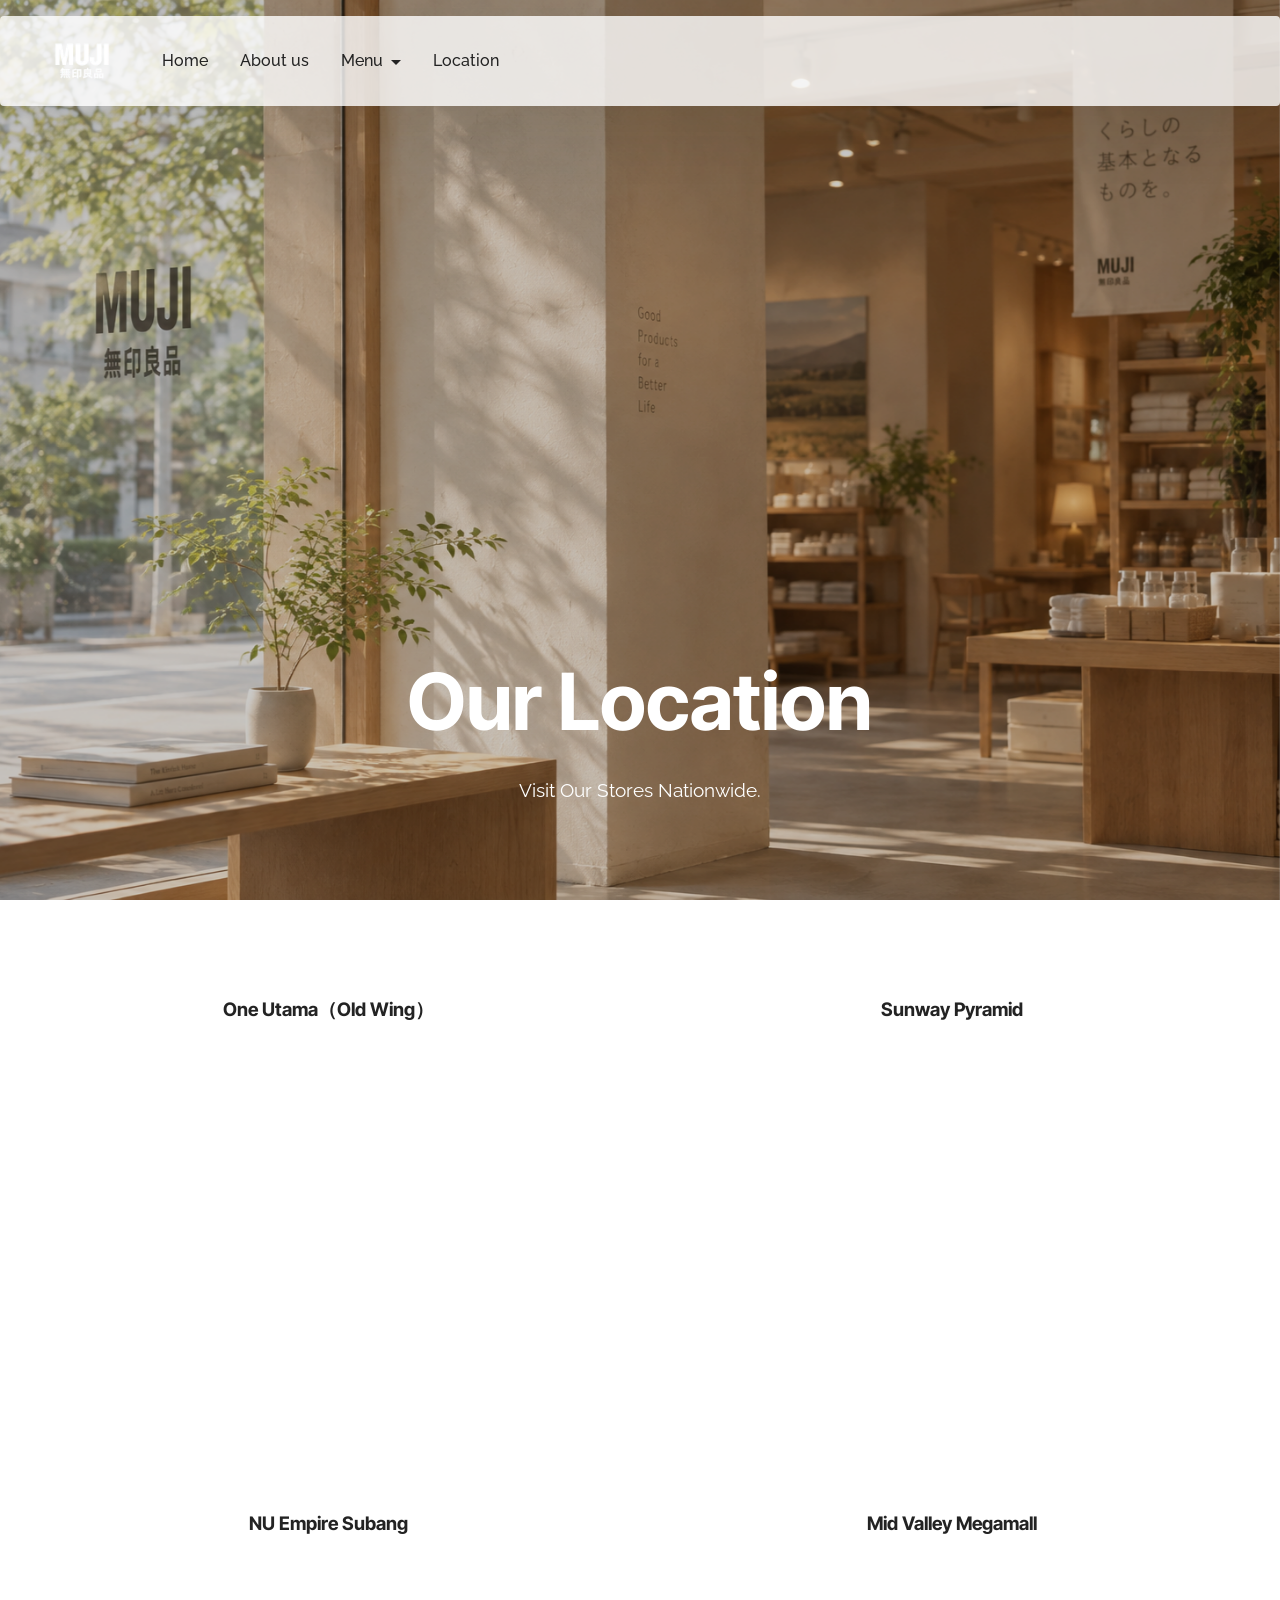
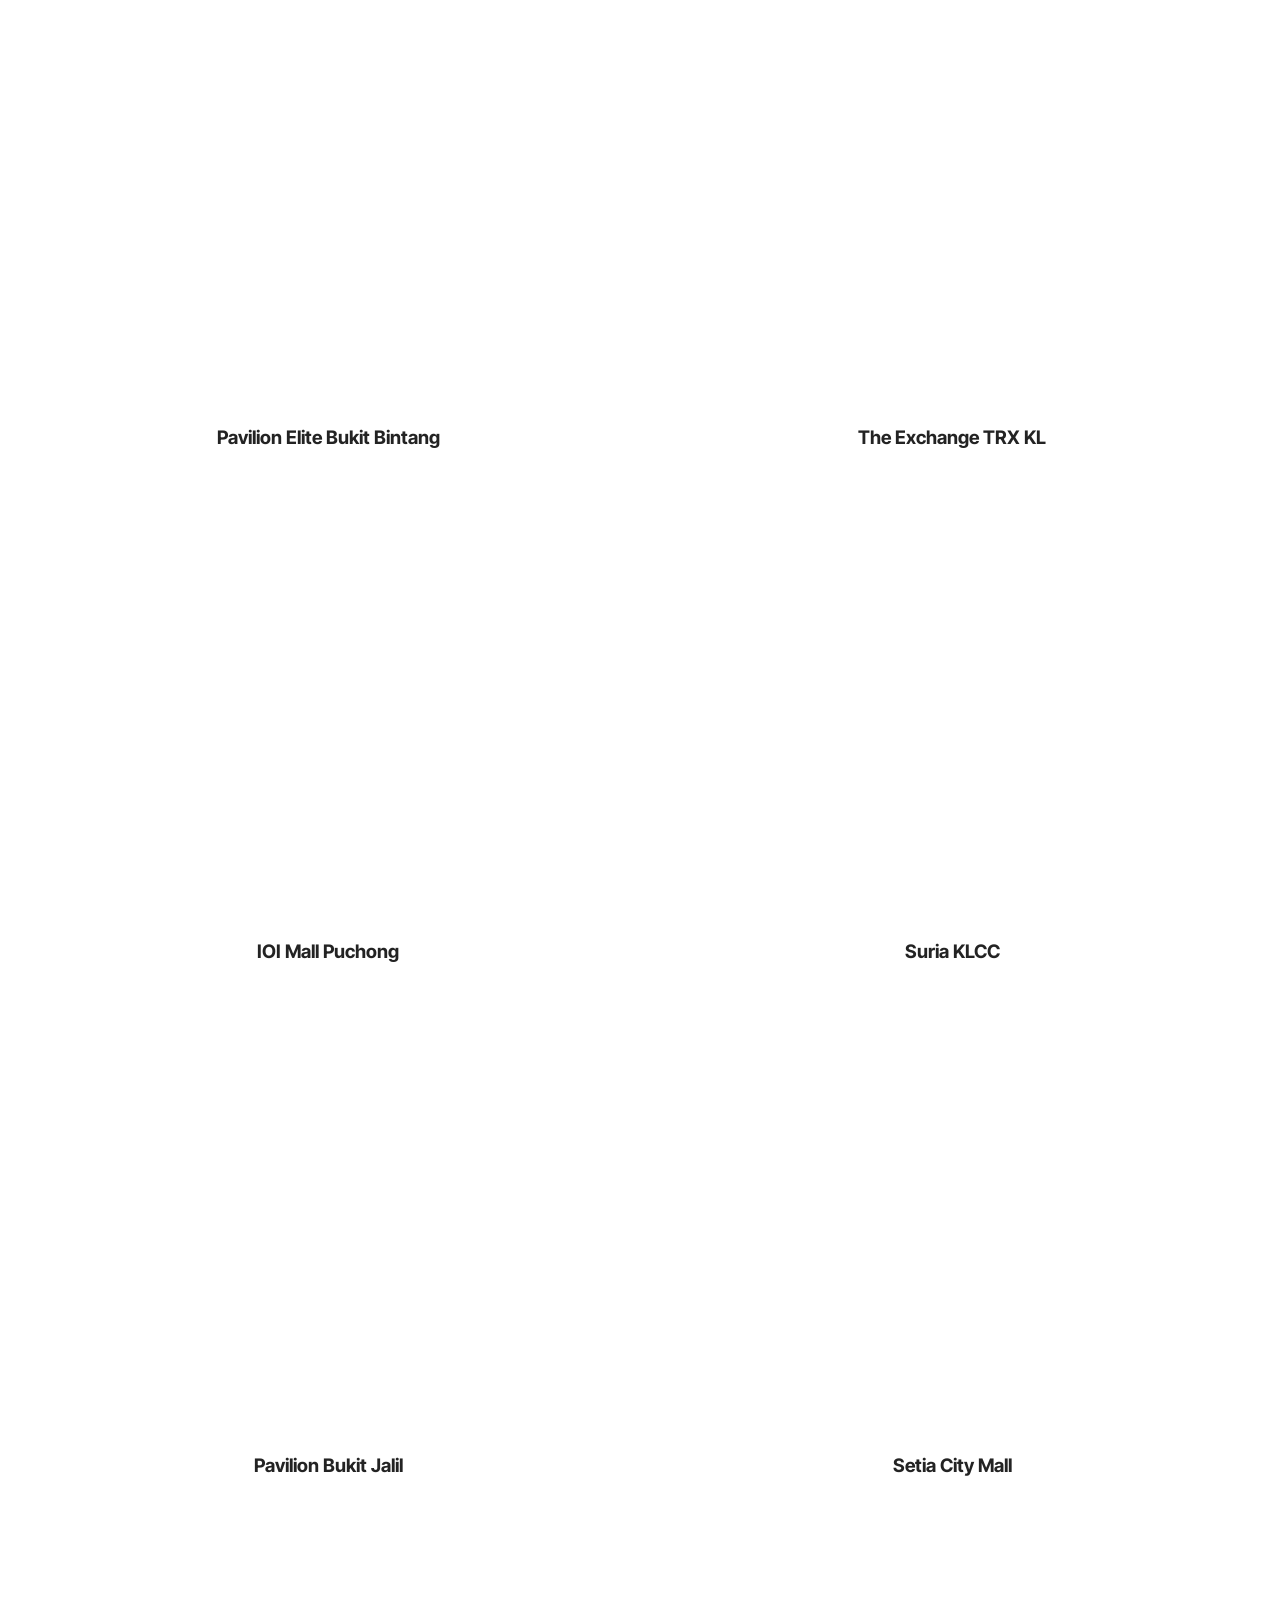
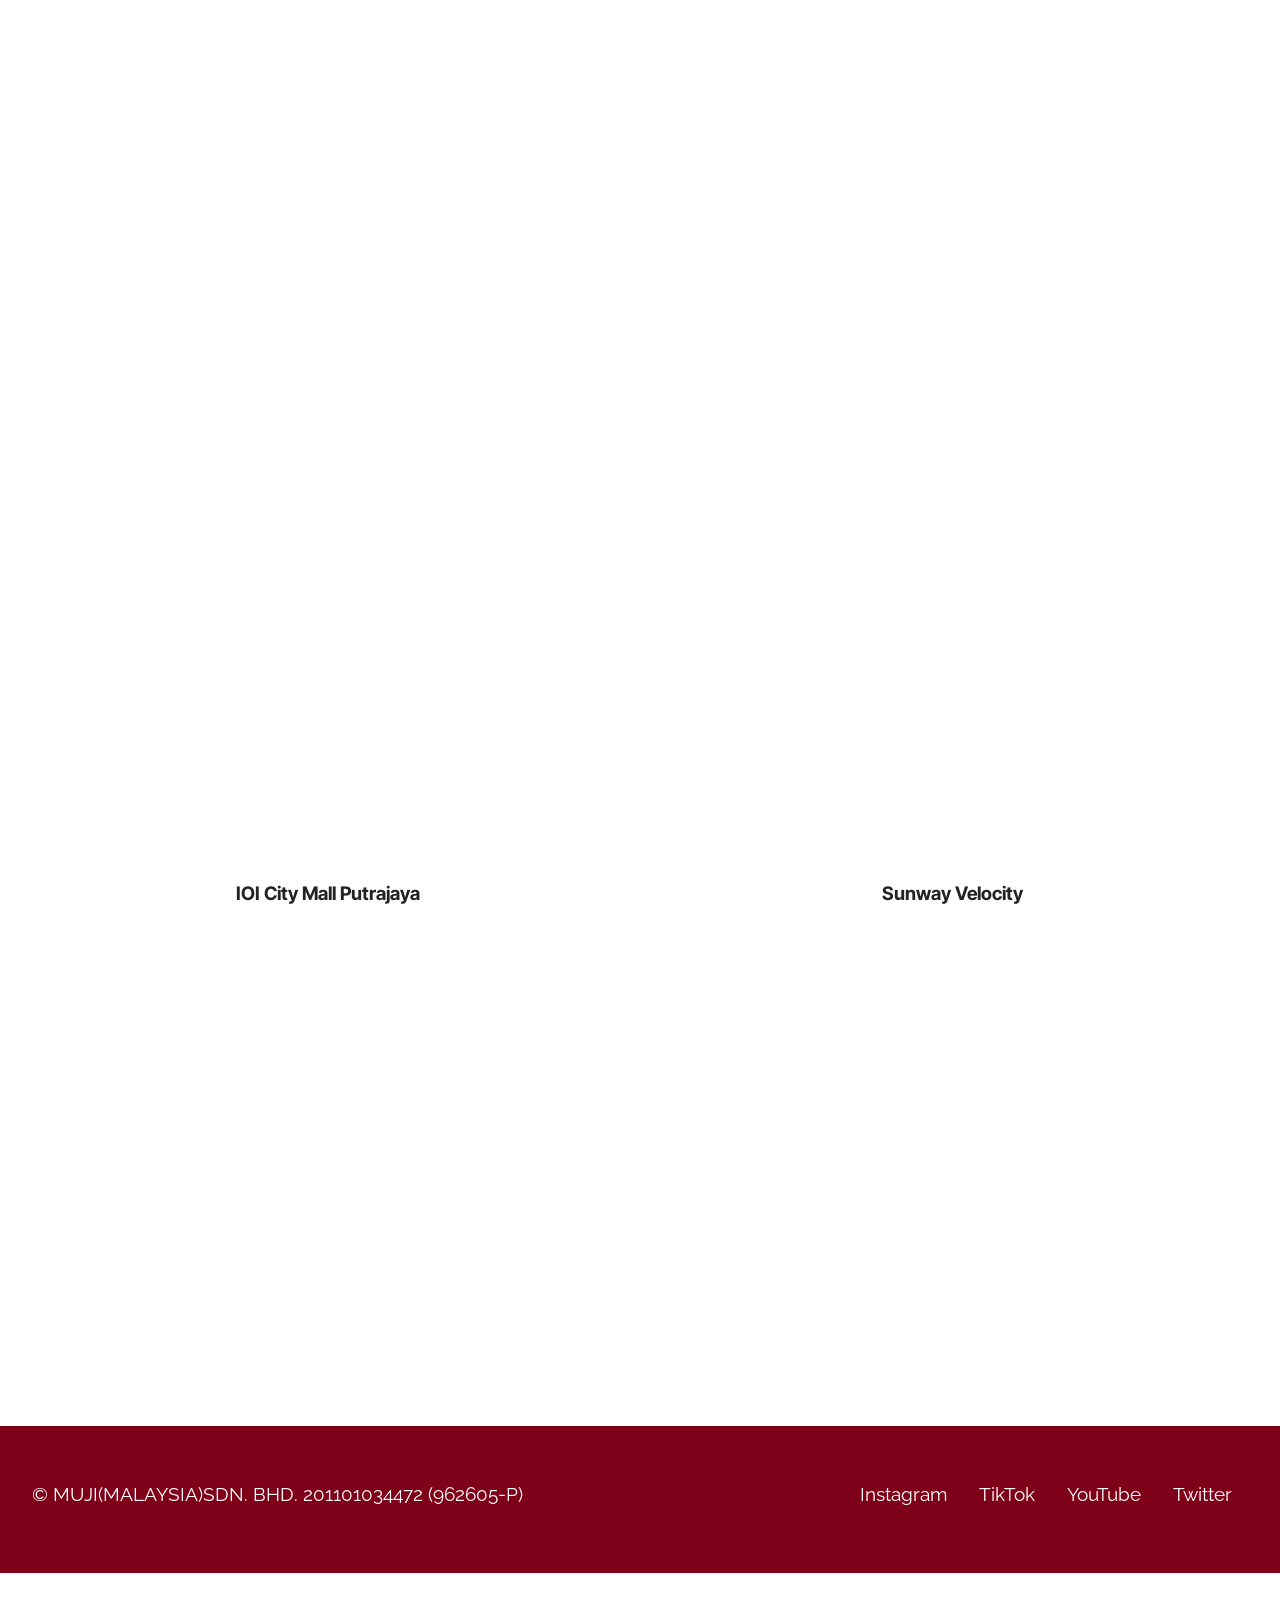
<file: page2.html>
<!DOCTYPE html>
<html  >
<head>
  <!-- Site made with Mobirise Website Builder v6.1.12, https://mobirise.com -->
  <meta charset="UTF-8">
  <meta http-equiv="X-UA-Compatible" content="IE=edge">
  <meta name="generator" content="Mobirise v6.1.12, mobirise.com">
  <meta name="viewport" content="width=device-width, initial-scale=1, minimum-scale=1">
  <link rel="shortcut icon" href="assets/images/muji-logo.png" type="image/x-icon">
  <meta name="description" content="">
  
  
  <title>Location</title>
  <link rel="stylesheet" href="assets/web/assets/mobirise-icons2/mobirise2.css">
  <link rel="stylesheet" href="assets/bootstrap/css/bootstrap.min.css">
  <link rel="stylesheet" href="assets/parallax/jarallax.css">
  <link rel="stylesheet" href="assets/animatecss/animate.css">
  <link rel="stylesheet" href="assets/dropdown/css/style.css">
  <link rel="stylesheet" href="assets/theme/css/style.css">
  <link rel="preload" href="https://fonts.googleapis.com/css?family=Inter+Tight:100,200,300,400,500,600,700,800,900,100i,200i,300i,400i,500i,600i,700i,800i,900i&display=swap" as="style" onload="this.onload=null;this.rel='stylesheet'">
  <noscript><link rel="stylesheet" href="https://fonts.googleapis.com/css?family=Inter+Tight:100,200,300,400,500,600,700,800,900,100i,200i,300i,400i,500i,600i,700i,800i,900i&display=swap"></noscript>
  <link rel="preload" href="https://fonts.googleapis.com/css?family=Noto+Sans:100,200,300,400,500,600,700,800,900,100i,200i,300i,400i,500i,600i,700i,800i,900i&display=swap" as="style" onload="this.onload=null;this.rel='stylesheet'">
  <noscript><link rel="stylesheet" href="https://fonts.googleapis.com/css?family=Noto+Sans:100,200,300,400,500,600,700,800,900,100i,200i,300i,400i,500i,600i,700i,800i,900i&display=swap"></noscript>
  <link rel="preload" href="https://fonts.googleapis.com/css?family=Raleway:100,200,300,400,500,600,700,800,900,100i,200i,300i,400i,500i,600i,700i,800i,900i&display=swap" as="style" onload="this.onload=null;this.rel='stylesheet'">
  <noscript><link rel="stylesheet" href="https://fonts.googleapis.com/css?family=Raleway:100,200,300,400,500,600,700,800,900,100i,200i,300i,400i,500i,600i,700i,800i,900i&display=swap"></noscript>
  <link rel="preload" as="style" href="assets/mobirise/css/mbr-additional.css?v=Yur57d"><link rel="stylesheet" href="assets/mobirise/css/mbr-additional.css?v=Yur57d" type="text/css">

  
  
  
</head>
<body>
  
  <section data-bs-version="5.1" class="menu menu1 cid-vxfxqfyvnM" once="menu" id="menu01-10">
	

	<nav class="navbar navbar-dropdown navbar-fixed-top navbar-expand-lg">
		<div class="container">
			<div class="navbar-brand">
				<span class="navbar-logo">
					<a href="https://mobiri.se">
						<img src="assets/images/muji-logo.png" alt="Mobirise Website Builder" style="height: 5rem;">
					</a>
				</span>
				
			</div>
			<button class="navbar-toggler" type="button" data-toggle="collapse" data-bs-toggle="collapse" data-target="#navbarSupportedContent" data-bs-target="#navbarSupportedContent" aria-controls="navbarNavAltMarkup" aria-expanded="false" aria-label="Toggle navigation">
				<div class="hamburger">
					<span></span>
					<span></span>
					<span></span>
					<span></span>
				</div>
			</button>
			<div class="collapse navbar-collapse" id="navbarSupportedContent">
				<ul class="navbar-nav nav-dropdown nav-right" data-app-modern-menu="true"><li class="nav-item">
						<a class="nav-link link text-black text-primary display-4" href="index.html" aria-expanded="false">Home</a>
					</li><li class="nav-item">
						<a class="nav-link link text-black text-primary display-4" href="page1.html" aria-expanded="false">About us</a>
					</li>
					<li class="nav-item dropdown"><a class="nav-link link text-black dropdown-toggle display-4" href="https://mobiri.se" data-toggle="dropdown-submenu" data-bs-toggle="dropdown" data-bs-auto-close="outside" aria-expanded="false">Menu</a><div class="dropdown-menu" aria-labelledby="dropdown-543"><a class="text-black dropdown-item text-primary display-4" href="page3.html">Clothing</a><a class="text-black dropdown-item text-primary display-4" href="page4.html">Household Goods</a><a class="text-black dropdown-item text-primary display-4" href="page5.html">Health &amp; Beauty</a><a class="text-black dropdown-item text-primary display-4" href="page6.html">Food &amp; Beverages</a><a class="text-black dropdown-item text-primary display-4" href="page8.html">Stationary</a></div></li>
					<li class="nav-item">
						<a class="nav-link link text-black text-primary display-4" href="page2.html">Location</a>
					</li></ul>
				
				
			</div>
		</div>
	</nav>
</section>

<section data-bs-version="5.1" class="header16 cid-vxfxqhyau9 mbr-fullscreen mbr-parallax-background" id="header17-15">
  
  <div class="mbr-overlay" style="opacity: 0.2; background-color: rgb(0, 0, 0);"></div>
  <div class="container-fluid">
    <div class="row">
      <div class="content-wrap col-12 col-md-12">
        <h1 class="mbr-section-title mbr-fonts-style mbr-white mb-4 display-1">
          <strong><br>Our Location</strong></h1>
        
        <p class="mbr-fonts-style mbr-text mbr-white mb-4 display-7">Visit Our Stores Nationwide.</p>
        
      </div>
    </div>
  </div>
</section>

<section data-bs-version="5.1" class="contacts2 map1 cid-vxfyT5mnaI" id="map02-1k">
	

	
	<div class="container">
		<div class="row justify-content-center">
			<div class="col-12 content-head">
				
			</div>
		</div>
		<div class="row justify-content-center">
			<div class="map-wrapper col-12 col-md-6">
				<h4 class="mbr-section-subtitle mb-3 align-center mbr-fonts-style display-5"><strong>One Utama（Old Wing）</strong></h4>
				<div class="google-map"><iframe frameborder="0" style="border:0" src="https://www.google.com/maps/embed?pb=!1m18!1m12!1m3!1d509926.12359328865!2d101.05571486562496!3d3.1479748000000076!2m3!1f0!2f0!3f0!3m2!1i1024!2i768!4f13.1!3m3!1m2!1s0x31cc492b51c7e989%3A0x4273b0c3697bcf17!2sMUJI%20%40%201%20Utama!5e0!3m2!1sen!2smy!4v1791269851375!5m2!1sen!2smy" allowfullscreen=""></iframe></div>
			</div>
			<div class="map-wrapper col-12 col-md-6">
				<h4 class="mbr-section-subtitle mb-3 align-center mbr-fonts-style display-5"><strong>Sunway Pyramid</strong></h4>
				<div class="google-map"><iframe frameborder="0" style="border:0" src="https://www.google.com/maps/embed?pb=!1m18!1m12!1m3!1d509926.12359328865!2d101.05571486562496!3d3.1479748000000076!2m3!1f0!2f0!3f0!3m2!1i1024!2i768!4f13.1!3m3!1m2!1s0x31cc4c8790003937%3A0xff9c63923b717b3e!2zTXVqaSDnhKHljbDoia_lk4Eg4oCiIFN1bndheSBQeXJhbWlk!5e0!3m2!1sen!2smy!4v1791269879223!5m2!1sen!2smy" allowfullscreen=""></iframe></div>
			</div>
		</div>
	</div>
</section>

<section data-bs-version="5.1" class="contacts2 map1 cid-vxfyTtfWhe" id="map02-1l">
	

	
	<div class="container">
		<div class="row justify-content-center">
			<div class="col-12 content-head">
				
			</div>
		</div>
		<div class="row justify-content-center">
			<div class="map-wrapper col-12 col-md-6">
				<h4 class="mbr-section-subtitle mb-3 align-center mbr-fonts-style display-5"><strong>NU Empire Subang</strong></h4>
				<div class="google-map"><iframe frameborder="0" style="border:0" src="https://www.google.com/maps/embed?pb=!1m18!1m12!1m3!1d509926.12359328865!2d101.05571486562496!3d3.1479748000000076!2m3!1f0!2f0!3f0!3m2!1i1024!2i768!4f13.1!3m3!1m2!1s0x31cc4d00540bc587%3A0x8f895ae8b41ee3a9!2sMuji%20%40%20NU%20Empire%20Subang!5e0!3m2!1sen!2smy!4v1791269988539!5m2!1sen!2smy" allowfullscreen=""></iframe></div>
			</div>
			<div class="map-wrapper col-12 col-md-6">
				<h4 class="mbr-section-subtitle mb-3 align-center mbr-fonts-style display-5"><strong>Mid Valley Megamall</strong></h4>
				<div class="google-map"><iframe frameborder="0" style="border:0" src="https://www.google.com/maps/embed?pb=!1m18!1m12!1m3!1d509926.12359328865!2d101.05571486562496!3d3.1479748000000076!2m3!1f0!2f0!3f0!3m2!1i1024!2i768!4f13.1!3m3!1m2!1s0x31cc498eb6b49a1f%3A0x585a2f77b33e98d4!2sMUJI%20Mid%20Valley%20Megamall!5e0!3m2!1sen!2smy!4v1791270029640!5m2!1sen!2smy" allowfullscreen=""></iframe></div>
			</div>
		</div>
	</div>
</section>

<section data-bs-version="5.1" class="contacts2 map1 cid-vxfyTSGFZq" id="map02-1m">
	

	
	<div class="container">
		<div class="row justify-content-center">
			<div class="col-12 content-head">
				
			</div>
		</div>
		<div class="row justify-content-center">
			<div class="map-wrapper col-12 col-md-6">
				<h4 class="mbr-section-subtitle mb-3 align-center mbr-fonts-style display-5"><strong>Pavilion Elite Bukit Bintang</strong></h4>
				<div class="google-map"><iframe frameborder="0" style="border:0" src="https://www.google.com/maps/embed?pb=!1m18!1m12!1m3!1d509926.12359328865!2d101.05571486562496!3d3.1479748000000076!2m3!1f0!2f0!3f0!3m2!1i1024!2i768!4f13.1!3m3!1m2!1s0x31cc36283211bc77%3A0x39e7fa60147e0042!2zTXVqaSDnhKHljbDoia_lk4Eg4oCiIFBhdmlsaW9uIEVsaXRl!5e0!3m2!1sen!2smy!4v1791270076488!5m2!1sen!2smy" allowfullscreen=""></iframe></div>
			</div>
			<div class="map-wrapper col-12 col-md-6">
				<h4 class="mbr-section-subtitle mb-3 align-center mbr-fonts-style display-5"><strong>The Exchange TRX KL</strong></h4>
				<div class="google-map"><iframe frameborder="0" style="border:0" src="https://www.google.com/maps/embed?pb=!1m18!1m12!1m3!1d509926.12359328865!2d101.05571486562496!3d3.1479748000000076!2m3!1f0!2f0!3f0!3m2!1i1024!2i768!4f13.1!3m3!1m2!1s0x31cc37c9af952c35%3A0xf181d28360008d2b!2sMUJI%20-%20The%20Exchange%20TRX!5e0!3m2!1sen!2smy!4v1791270118269!5m2!1sen!2smy" allowfullscreen=""></iframe></div>
			</div>
		</div>
	</div>
</section>

<section data-bs-version="5.1" class="contacts2 map1 cid-vxfyUmnh0Q" id="map02-1n">
	

	
	<div class="container">
		<div class="row justify-content-center">
			<div class="col-12 content-head">
				
			</div>
		</div>
		<div class="row justify-content-center">
			<div class="map-wrapper col-12 col-md-6">
				<h4 class="mbr-section-subtitle mb-3 align-center mbr-fonts-style display-5"><strong>IOI Mall Puchong</strong></h4>
				<div class="google-map"><iframe frameborder="0" style="border:0" src="https://www.google.com/maps/embed?pb=!1m18!1m12!1m3!1d509926.12359328865!2d101.05571486562496!3d3.1479748000000076!2m3!1f0!2f0!3f0!3m2!1i1024!2i768!4f13.1!3m3!1m2!1s0x31cc4b0065b8f161%3A0x5c6e115197d6158b!2sMUJI%20-%20IOI%20Mall%20Puchong!5e0!3m2!1sen!2smy!4v1791270182678!5m2!1sen!2smy" allowfullscreen=""></iframe></div>
			</div>
			<div class="map-wrapper col-12 col-md-6">
				<h4 class="mbr-section-subtitle mb-3 align-center mbr-fonts-style display-5"><strong>Suria KLCC</strong></h4>
				<div class="google-map"><iframe frameborder="0" style="border:0" src="https://www.google.com/maps/embed?pb=!1m18!1m12!1m3!1d509926.12359328865!2d101.05571486562496!3d3.1479748000000076!2m3!1f0!2f0!3f0!3m2!1i1024!2i768!4f13.1!3m3!1m2!1s0x31cc37d6ca1e35b9%3A0xaf6a6c8e2523c13e!2zTVVKSSDnhKHljbDoia_lk4EgU3VyaWEgS0xDQw!5e0!3m2!1sen!2smy!4v1791270224536!5m2!1sen!2smy" allowfullscreen=""></iframe></div>
			</div>
		</div>
	</div>
</section>

<section data-bs-version="5.1" class="contacts2 map1 cid-vxfyUPKbj1" id="map02-1o">
	

	
	<div class="container">
		<div class="row justify-content-center">
			<div class="col-12 content-head">
				
			</div>
		</div>
		<div class="row justify-content-center">
			<div class="map-wrapper col-12 col-md-6">
				<h4 class="mbr-section-subtitle mb-3 align-center mbr-fonts-style display-5"><strong>Pavilion Bukit Jalil</strong></h4>
				<div class="google-map"><iframe frameborder="0" style="border:0" src="https://www.google.com/maps/embed?pb=!1m18!1m12!1m3!1d509926.12359328865!2d101.05571486562496!3d3.1479748000000076!2m3!1f0!2f0!3f0!3m2!1i1024!2i768!4f13.1!3m3!1m2!1s0x31cc4b5090bc781f%3A0x77765a776d7830fb!2zTVVKSSDnhKHljbDoia_lk4EgQCBQYXZpbGlvbiBCdWtpdCBKYWxpbA!5e0!3m2!1sen!2smy!4v1791270277170!5m2!1sen!2smy" allowfullscreen=""></iframe></div>
			</div>
			<div class="map-wrapper col-12 col-md-6">
				<h4 class="mbr-section-subtitle mb-3 align-center mbr-fonts-style display-5"><strong>Setia City Mall</strong></h4>
				<div class="google-map"><iframe frameborder="0" style="border:0" src="https://www.google.com/maps/embed?pb=!1m18!1m12!1m3!1d509926.12359328865!2d101.05571486562496!3d3.1479748000000076!2m3!1f0!2f0!3f0!3m2!1i1024!2i768!4f13.1!3m3!1m2!1s0x31cc53000a142d99%3A0xbe37c69307de8139!2sMuji%20%40%20Setia%20City%20Mall!5e0!3m2!1sen!2smy!4v1791270305370!5m2!1sen!2smy" allowfullscreen=""></iframe></div>
			</div>
		</div>
	</div>
</section>

<section data-bs-version="5.1" class="contacts2 map1 cid-vxfCkCxQt4" id="map02-1p">
	

	
	<div class="container">
		<div class="row justify-content-center">
			<div class="col-12 content-head">
				
			</div>
		</div>
		<div class="row justify-content-center">
			<div class="map-wrapper col-12 col-md-6">
				<h4 class="mbr-section-subtitle mb-3 align-center mbr-fonts-style display-5"><strong>MyTOWN Shopping Centre</strong></h4>
				<div class="google-map"><iframe frameborder="0" style="border:0" src="https://www.google.com/maps/embed?pb=!1m18!1m12!1m3!1d509926.12359328865!2d101.05571486562496!3d3.1479748000000076!2m3!1f0!2f0!3f0!3m2!1i1024!2i768!4f13.1!3m3!1m2!1s0x31cc363c3381d3bb%3A0xed550468301fd862!2sMUJI%20-%20MyTOWN%20Shopping%20Centre!5e0!3m2!1sen!2smy!4v1791270478384!5m2!1sen!2smy" allowfullscreen=""></iframe></div>
			</div>
			<div class="map-wrapper col-12 col-md-6">
				<h4 class="mbr-section-subtitle mb-3 align-center mbr-fonts-style display-5"><strong>KL East Mall</strong></h4>
				<div class="google-map"><iframe frameborder="0" style="border:0" src="https://www.google.com/maps/embed?pb=!1m18!1m12!1m3!1d509926.12359328865!2d101.05571486562496!3d3.1479748000000076!2m3!1f0!2f0!3f0!3m2!1i1024!2i768!4f13.1!3m3!1m2!1s0x31cc390020797ab7%3A0x8c9b9d687d1ea1d2!2zTVVKSSDnhKHljbDoia_lk4EgS0wgRWFzdCBNYWxs!5e0!3m2!1sen!2smy!4v1791270514182!5m2!1sen!2smy" allowfullscreen=""></iframe></div>
			</div>
		</div>
	</div>
</section>

<section data-bs-version="5.1" class="contacts2 map1 cid-vxfClhqjE8" id="map02-1q">
	

	
	<div class="container">
		<div class="row justify-content-center">
			<div class="col-12 content-head">
				
			</div>
		</div>
		<div class="row justify-content-center">
			<div class="map-wrapper col-12 col-md-6">
				<h4 class="mbr-section-subtitle mb-3 align-center mbr-fonts-style display-5"><strong>IOI City Mall Putrajaya</strong></h4>
				<div class="google-map"><iframe frameborder="0" style="border:0" src="https://www.google.com/maps/embed?pb=!1m18!1m12!1m3!1d509926.12359328865!2d101.05571486562496!3d3.1479748000000076!2m3!1f0!2f0!3f0!3m2!1i1024!2i768!4f13.1!3m3!1m2!1s0x31cdcb1d023fd64f%3A0x8981c83fb0208217!2zTVVKSSDnhKHljbDoia_lk4EgQCBJT0kgQ2l0eSBNYWxs!5e0!3m2!1sen!2smy!4v1791270716300!5m2!1sen!2smy" allowfullscreen=""></iframe></div>
			</div>
			<div class="map-wrapper col-12 col-md-6">
				<h4 class="mbr-section-subtitle mb-3 align-center mbr-fonts-style display-5"><strong>Sunway Velocity</strong></h4>
				<div class="google-map"><iframe frameborder="0" style="border:0" src="https://www.google.com/maps/embed?pb=!1m18!1m12!1m3!1d509926.12359328865!2d101.05571486562496!3d3.1479748000000076!2m3!1f0!2f0!3f0!3m2!1i1024!2i768!4f13.1!3m3!1m2!1s0x31cc370053eb82b1%3A0x6d1425f02a044466!2sMUJI%20Sunway%20Velocity!5e0!3m2!1sen!2smy!4v1791270773051!5m2!1sen!2smy" allowfullscreen=""></iframe></div>
			</div>
		</div>
	</div>
</section>

<section data-bs-version="5.1" class="footer2 cid-vxhoUrJVp9" once="footers" id="footer02-3p">
    

    
    

    <div class="container">
        <div class="row">
            <div class="col-12 col-lg-6 center mt-2 mb-3">
                <p class="mbr-fonts-style copyright mb-0 display-7">© MUJI(MALAYSIA)SDN. BHD. 201101034472 (962605-P)</p>
            </div>
            <div class="col-12 col-lg-6 center">
                <div class="row-links mt-2 mb-3">
                    <ul class="row-links-soc">
                        
                        
                        
                        
                    <li class="row-links-soc-item mbr-fonts-style display-7">
                            <a href="#https://www.instagram.com/mujimy?utm_source=ig_web_button_share_sheet&stkn=ZDNlZDc0MzIxNw==" class="text-secondary text-primary">Instagram</a>
                        </li><li class="row-links-soc-item mbr-fonts-style display-7">
                            <a href="#https://www.tiktok.com/@mujimalaysia?is_from_webapp=1&sender_device=pc" class="text-secondary text-primary">TikTok</a>
                        </li><li class="row-links-soc-item mbr-fonts-style display-7">
                            <a href="#https://youtube.com/@mujiglobal?si=DFL3zHbhrEBmJfvU" class="text-secondary text-primary">YouTube</a>
                        </li><li class="row-links-soc-item mbr-fonts-style display-7">
                            <a href="#" class="text-secondary">Twitter</a>
                        </li></ul>
                </div>
            </div>
        </div>
    </div>
</section><section class="display-7" style="padding: 0;align-items: center;justify-content: center;flex-wrap: wrap;    align-content: center;display: flex;position: relative;height: 4rem;"><a href="https://mobiri.se/4391382" style="flex: 1 1;height: 4rem;position: absolute;width: 100%;z-index: 1;"><img alt="" style="height: 4rem;" src="[data-uri]"></a><p style="margin: 0;text-align: center;" class="display-7">&#8204;</p><a style="z-index:1" href="https://mobirise.com/builder/ai-website-creator.html">AI Website Creator</a></section><script src="assets/bootstrap/js/bootstrap.bundle.min.js"></script>  <script src="assets/parallax/jarallax.js"></script>  <script src="assets/smoothscroll/smooth-scroll.js"></script>  <script src="assets/ytplayer/index.js"></script>  <script src="assets/dropdown/js/navbar-dropdown.js"></script>  <script src="assets/theme/js/script.js"></script>  
  
  
 <div id="scrollToTop" class="scrollToTop mbr-arrow-up"><a style="text-align: center;"><i class="mbr-arrow-up-icon mbr-arrow-up-icon-cm cm-icon cm-icon-smallarrow-up"></i></a></div>
    <input name="animation" type="hidden">
  </body>
</html>
</file>
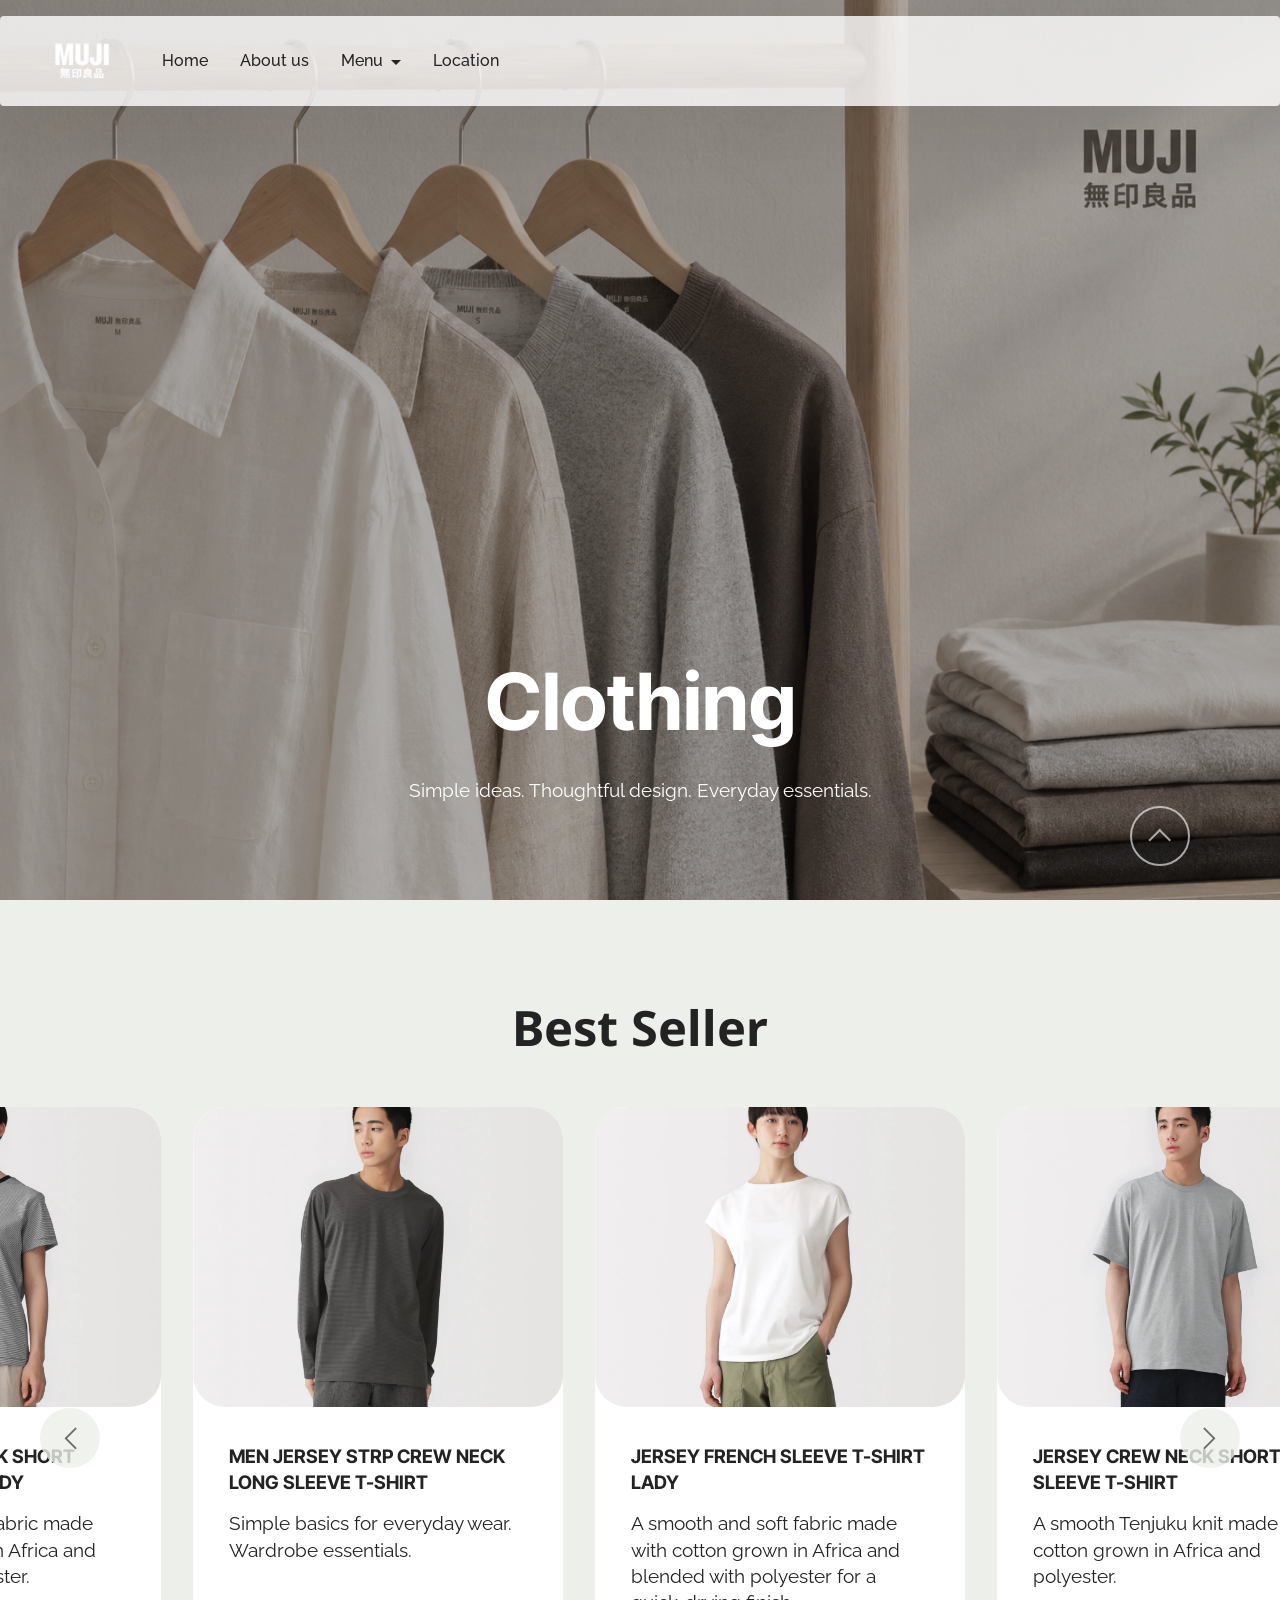
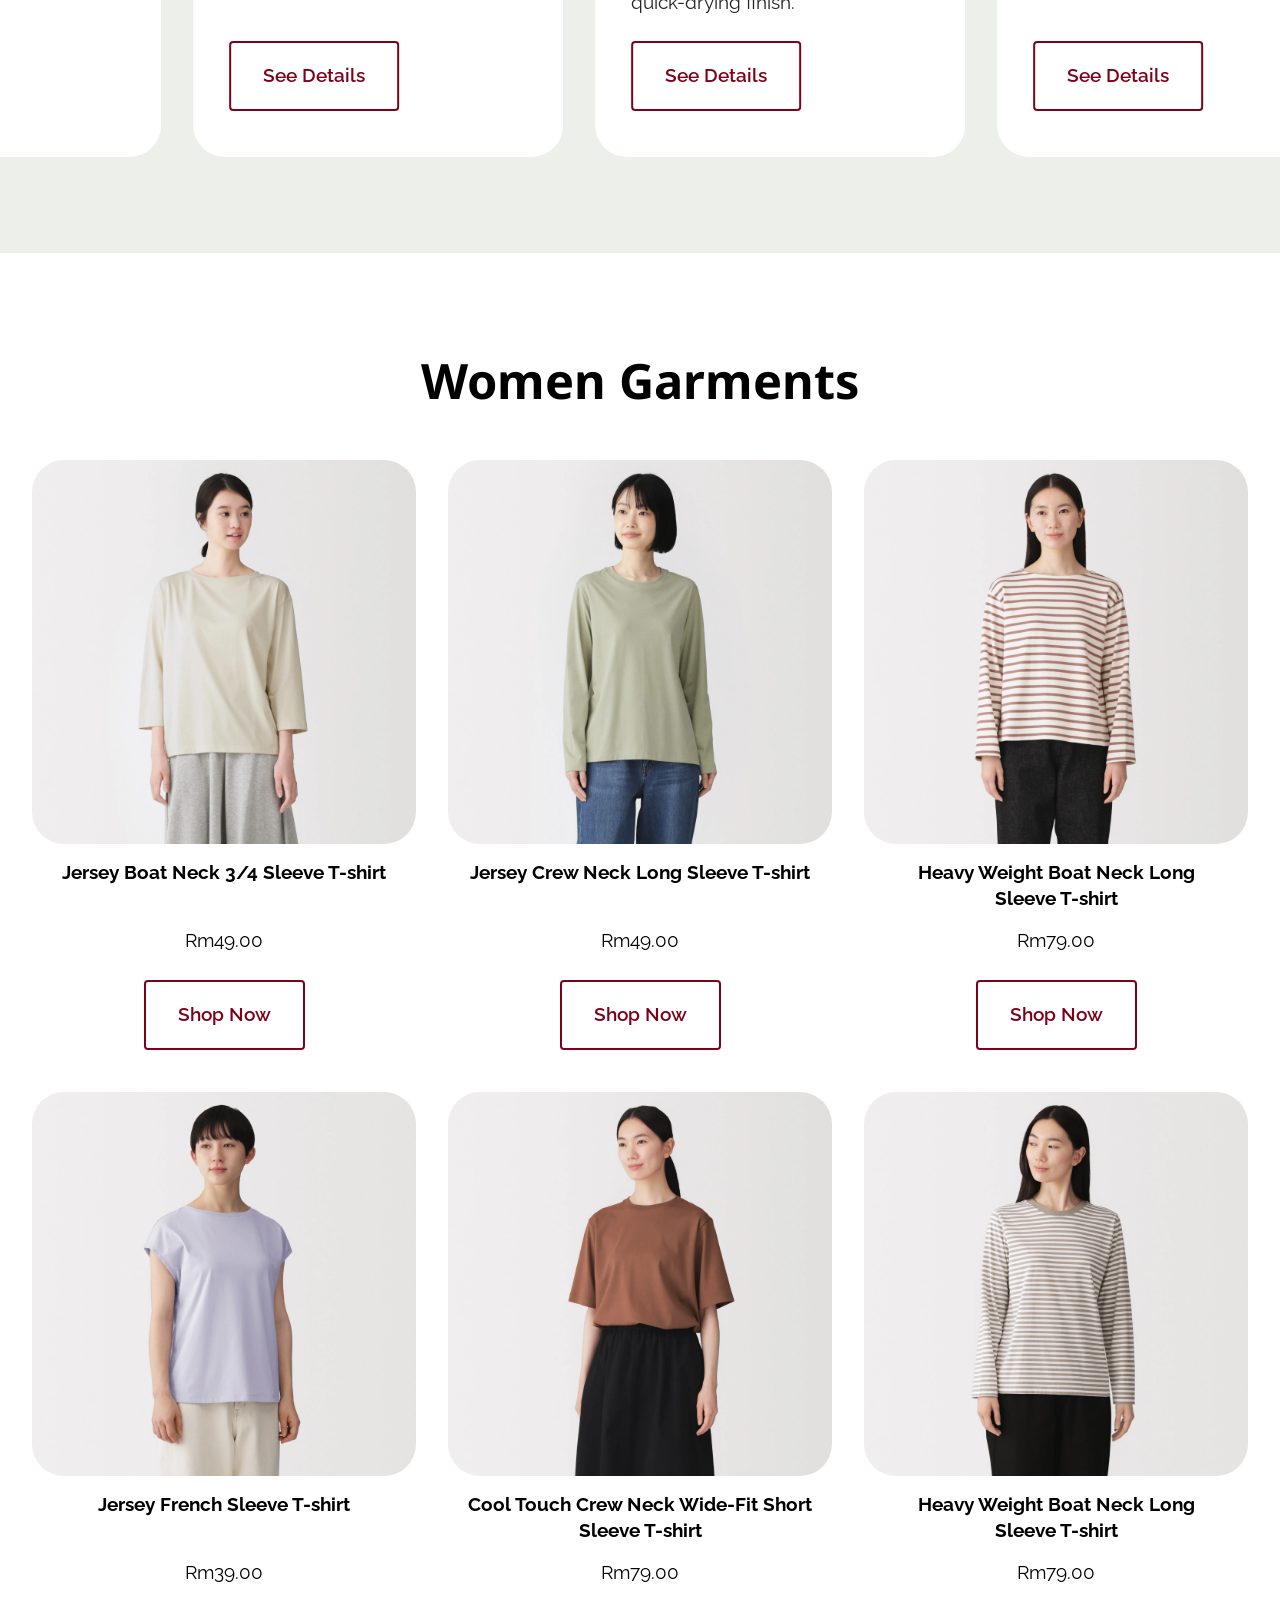
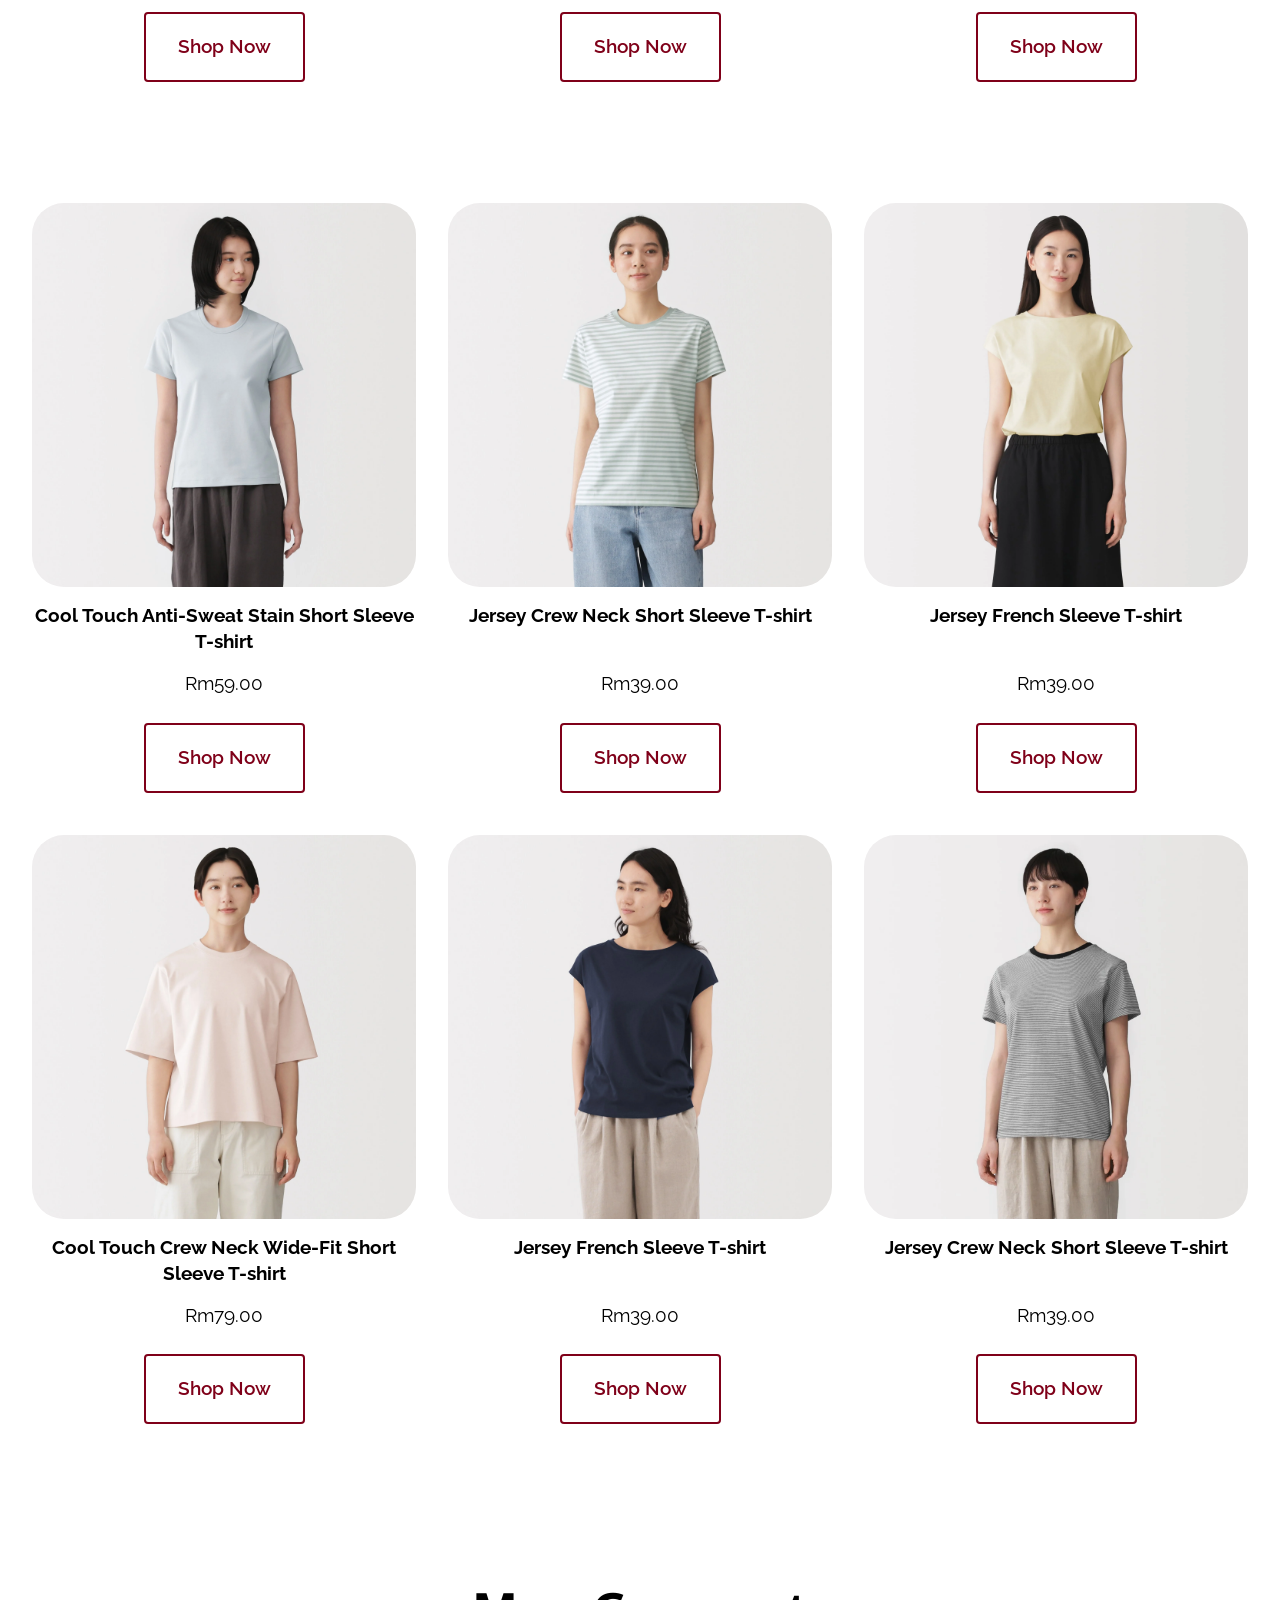
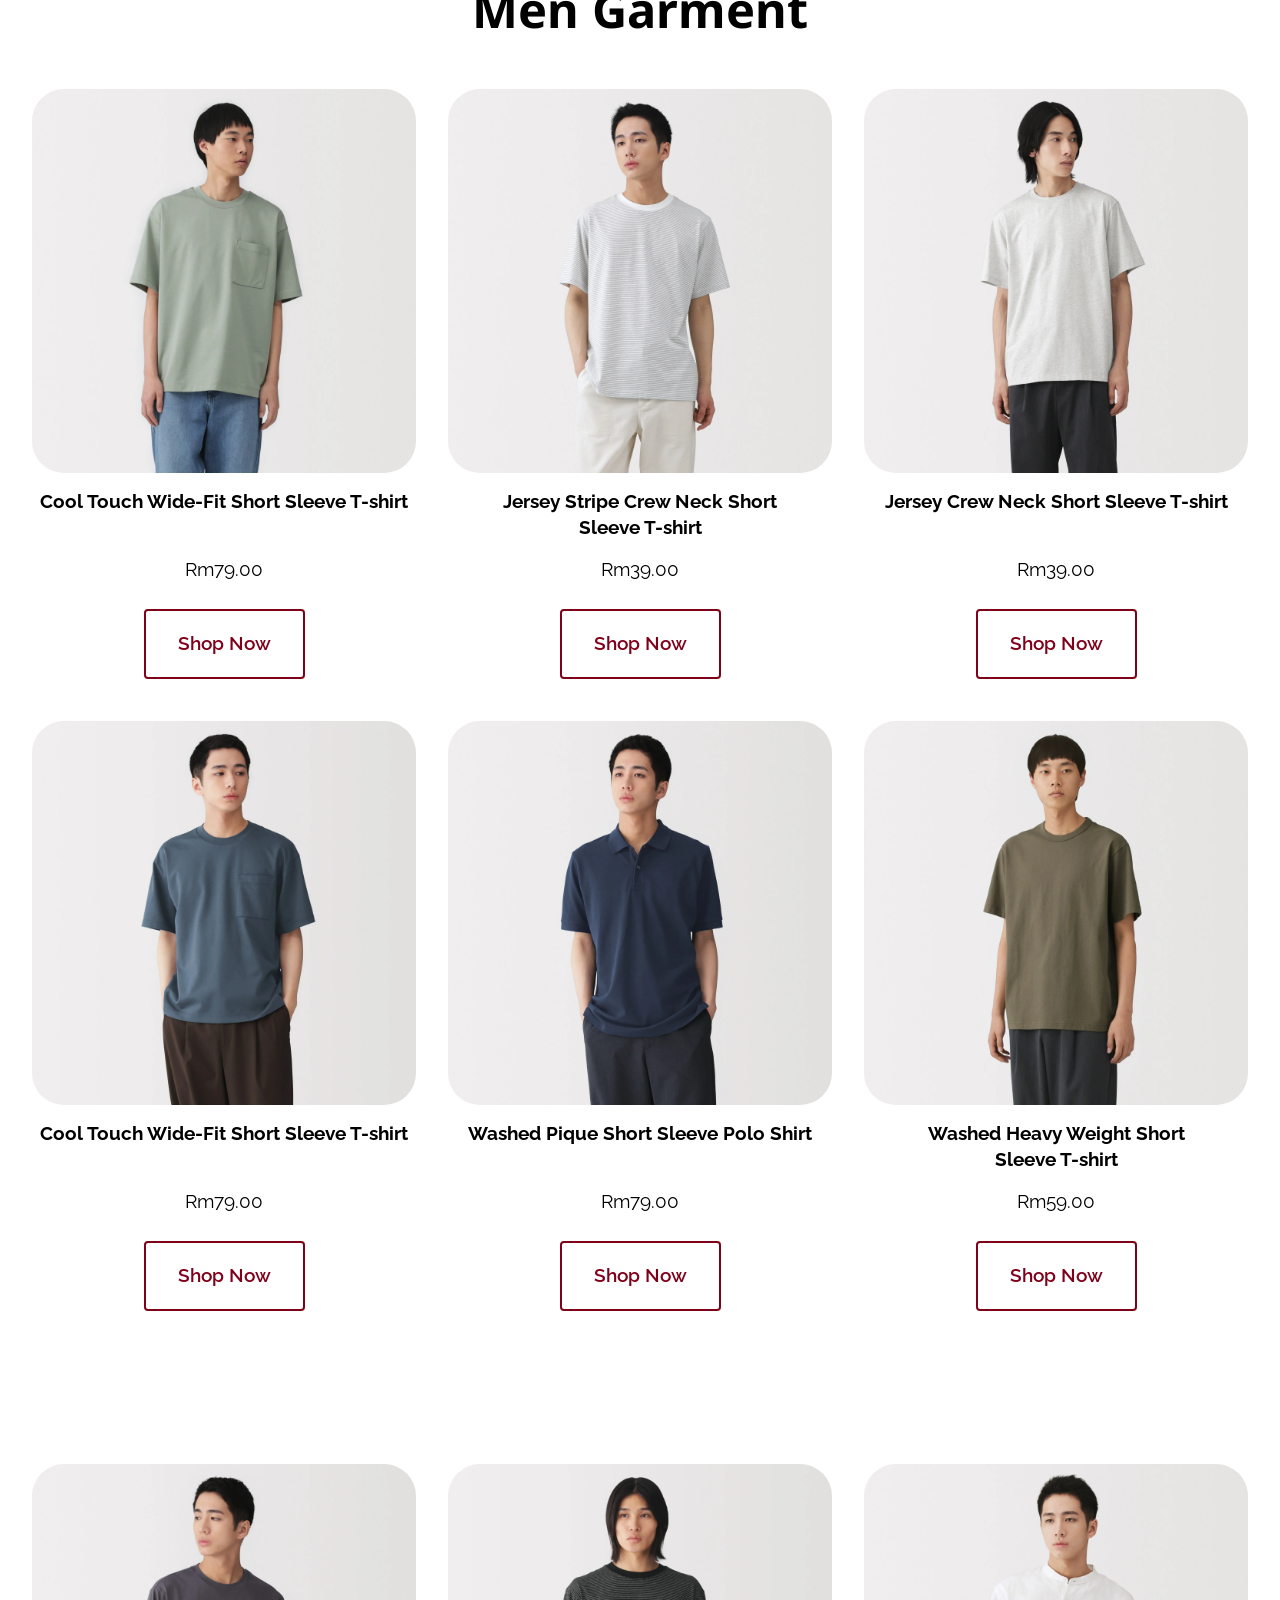
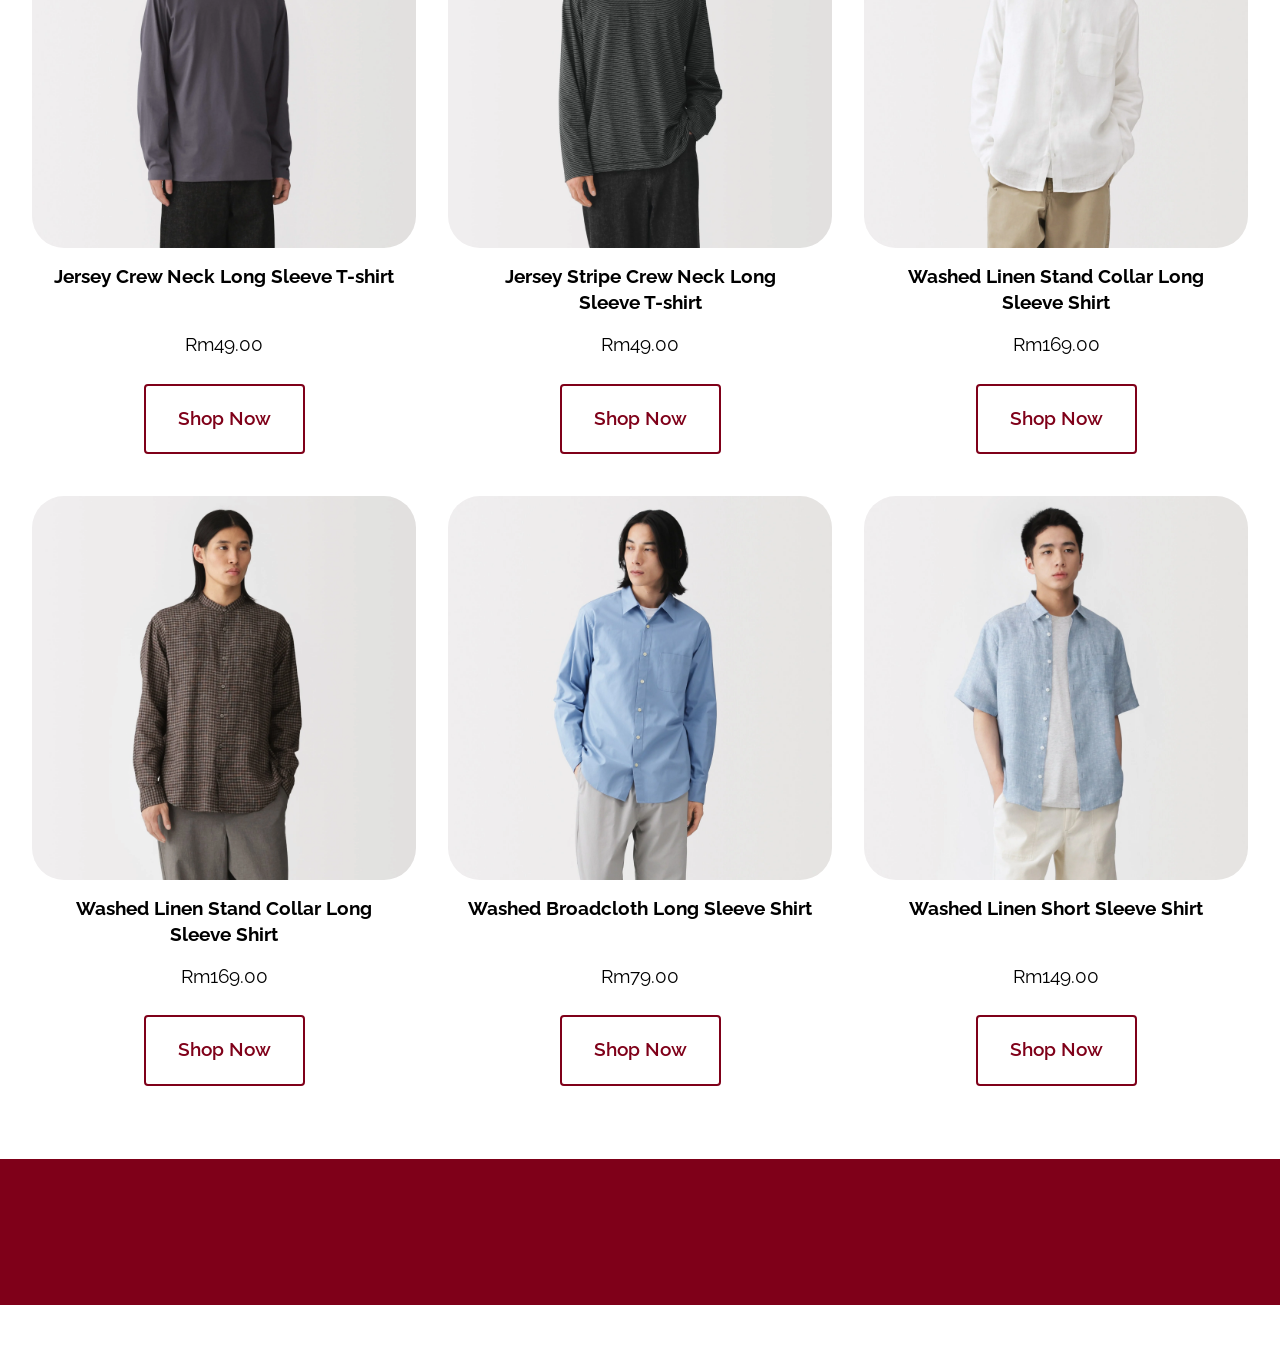
<file: page3.html>
<!DOCTYPE html>
<html  >
<head>
  <!-- Site made with Mobirise Website Builder v6.1.12, https://mobirise.com -->
  <meta charset="UTF-8">
  <meta http-equiv="X-UA-Compatible" content="IE=edge">
  <meta name="generator" content="Mobirise v6.1.12, mobirise.com">
  <meta name="viewport" content="width=device-width, initial-scale=1, minimum-scale=1">
  <link rel="shortcut icon" href="assets/images/muji-logo.png" type="image/x-icon">
  <meta name="description" content="">
  
  
  <title>Clothing</title>
  <link rel="stylesheet" href="assets/web/assets/mobirise-icons2/mobirise2.css">
  <link rel="stylesheet" href="assets/bootstrap/css/bootstrap.min.css">
  <link rel="stylesheet" href="assets/parallax/jarallax.css">
  <link rel="stylesheet" href="assets/animatecss/animate.css">
  <link rel="stylesheet" href="assets/dropdown/css/style.css">
  <link rel="stylesheet" href="assets/theme/css/style.css">
  <link rel="preload" href="https://fonts.googleapis.com/css?family=Inter+Tight:100,200,300,400,500,600,700,800,900,100i,200i,300i,400i,500i,600i,700i,800i,900i&display=swap" as="style" onload="this.onload=null;this.rel='stylesheet'">
  <noscript><link rel="stylesheet" href="https://fonts.googleapis.com/css?family=Inter+Tight:100,200,300,400,500,600,700,800,900,100i,200i,300i,400i,500i,600i,700i,800i,900i&display=swap"></noscript>
  <link rel="preload" href="https://fonts.googleapis.com/css?family=Noto+Sans:100,200,300,400,500,600,700,800,900,100i,200i,300i,400i,500i,600i,700i,800i,900i&display=swap" as="style" onload="this.onload=null;this.rel='stylesheet'">
  <noscript><link rel="stylesheet" href="https://fonts.googleapis.com/css?family=Noto+Sans:100,200,300,400,500,600,700,800,900,100i,200i,300i,400i,500i,600i,700i,800i,900i&display=swap"></noscript>
  <link rel="preload" href="https://fonts.googleapis.com/css?family=Raleway:100,200,300,400,500,600,700,800,900,100i,200i,300i,400i,500i,600i,700i,800i,900i&display=swap" as="style" onload="this.onload=null;this.rel='stylesheet'">
  <noscript><link rel="stylesheet" href="https://fonts.googleapis.com/css?family=Raleway:100,200,300,400,500,600,700,800,900,100i,200i,300i,400i,500i,600i,700i,800i,900i&display=swap"></noscript>
  <link rel="preload" as="style" href="assets/mobirise/css/mbr-additional.css?v=obFavX"><link rel="stylesheet" href="assets/mobirise/css/mbr-additional.css?v=obFavX" type="text/css">

  
  
  
</head>
<body>
  
  <section data-bs-version="5.1" class="menu menu1 cid-vxfG3O92nL" once="menu" id="menu01-1r">
	

	<nav class="navbar navbar-dropdown navbar-fixed-top navbar-expand-lg">
		<div class="container">
			<div class="navbar-brand">
				<span class="navbar-logo">
					<a href="https://mobiri.se">
						<img src="assets/images/muji-logo.png" alt="Mobirise Website Builder" style="height: 5rem;">
					</a>
				</span>
				
			</div>
			<button class="navbar-toggler" type="button" data-toggle="collapse" data-bs-toggle="collapse" data-target="#navbarSupportedContent" data-bs-target="#navbarSupportedContent" aria-controls="navbarNavAltMarkup" aria-expanded="false" aria-label="Toggle navigation">
				<div class="hamburger">
					<span></span>
					<span></span>
					<span></span>
					<span></span>
				</div>
			</button>
			<div class="collapse navbar-collapse" id="navbarSupportedContent">
				<ul class="navbar-nav nav-dropdown nav-right" data-app-modern-menu="true"><li class="nav-item">
						<a class="nav-link link text-black text-primary display-4" href="index.html" aria-expanded="false">Home</a>
					</li><li class="nav-item">
						<a class="nav-link link text-black text-primary display-4" href="page1.html" aria-expanded="false">About us</a>
					</li>
					<li class="nav-item dropdown"><a class="nav-link link text-black dropdown-toggle display-4" href="https://mobiri.se" data-toggle="dropdown-submenu" data-bs-toggle="dropdown" data-bs-auto-close="outside" aria-expanded="false">Menu</a><div class="dropdown-menu" aria-labelledby="dropdown-543"><a class="text-black dropdown-item text-primary display-4" href="page3.html">Clothing</a><a class="text-black dropdown-item text-primary display-4" href="page4.html">Household Goods</a><a class="text-black dropdown-item text-primary display-4" href="page5.html">Health &amp; Beauty</a><a class="text-black dropdown-item text-primary display-4" href="page6.html">Food &amp; Beverages</a><a class="text-black dropdown-item text-primary display-4" href="page8.html">Stationary</a></div></li>
					<li class="nav-item">
						<a class="nav-link link text-black text-primary display-4" href="page2.html">Location</a>
					</li></ul>
				
				
			</div>
		</div>
	</nav>
</section>

<section data-bs-version="5.1" class="header16 cid-vxfG3OHjcJ mbr-fullscreen mbr-parallax-background" id="header17-1s">
  
  <div class="mbr-overlay" style="opacity: 0.3; background-color: rgb(0, 0, 0);"></div>
  <div class="container-fluid">
    <div class="row">
      <div class="content-wrap col-12 col-md-12">
        <h1 class="mbr-section-title mbr-fonts-style mbr-white mb-4 display-1">
          <strong><br>Clothing</strong></h1>
        
        <p class="mbr-fonts-style mbr-text mbr-white mb-4 display-7">Simple ideas. Thoughtful design. Everyday essentials.</p>
        
      </div>
    </div>
  </div>
</section>

<section data-bs-version="5.1" class="features017 mbr-embla cid-vxh9lERfAM" id="features017-27">
	
	
	<div class="position-relative">
		<div class="container-fluid">
			<div class="row justify-content-center">
				<div class="col-12 content-head">
					<div class="mbr-section-head mb-5">
						<h4 class="mbr-section-title mbr-fonts-style align-center mb-0 display-2"><strong>Best Seller</strong></h4>
						
					</div>
				</div>
			</div>
		</div>

		<div class="embla" data-skip-snaps="true" data-align="center" data-contain-scroll="trimSnaps" data-loop="true" data-auto-play="true" data-auto-play-interval="2" data-draggable="true">
			<div class="embla__viewport container-fluid">
				<div class="embla__container">
					
					<div class="embla__slide slider-image item active" style="margin-left: 1rem; margin-right: 1rem;">
						<div class="slide-content">
							<div class="item-img">
								<div class="item-wrapper">
									<img src="assets/images/muji-clothing-4.webp" alt="Mobirise Website Builder" title="" data-slide-to="1" data-bs-slide-to="1">
								</div>
							</div>
							<div class="item-content">
								<h5 class="item-title mbr-fonts-style display-5"><strong>MEN JERSEY STRP CREW NECK LONG SLEEVE T-SHIRT</strong></h5>
								
								<p class="mbr-text mbr-fonts-style mt-3 display-7">Simple basics for everyday wear. Wardrobe essentials.</p>
							</div>
							<div class="mbr-section-btn item-footer mt-2"><a href="" class="btn item-btn btn-primary-outline display-7" target="_blank">See Details</a></div>
						</div>
					</div>
					<div class="embla__slide slider-image item" style="margin-left: 1rem; margin-right: 1rem;">
						<div class="slide-content">
							<div class="item-img">
								<div class="item-wrapper">
									<img src="assets/images/muji-clothing-2.webp" alt="Mobirise Website Builder" title="" data-slide-to="2" data-bs-slide-to="2">
								</div>
							</div>
							<div class="item-content">
								<h5 class="item-title mbr-fonts-style display-5"><strong>JERSEY FRENCH SLEEVE T-SHIRT LADY</strong></h5>
								
								<p class="mbr-text mbr-fonts-style mt-3 display-7">A smooth and soft fabric made with cotton grown in Africa and blended with polyester for a quick-drying finish.&nbsp;</p>
							</div>
							<div class="mbr-section-btn item-footer mt-2"><a href="" class="btn item-btn btn-primary-outline display-7" target="_blank">See Details</a></div>
						</div>
					</div>
					<div class="embla__slide slider-image item" style="margin-left: 1rem; margin-right: 1rem;">
						<div class="slide-content">
							<div class="item-img">
								<div class="item-wrapper">
									<img src="assets/images/muji-clothing1.webp" alt="Mobirise Website Builder" title="" data-slide-to="3" data-bs-slide-to="3">
								</div>
							</div>
							<div class="item-content">
								<h5 class="item-title mbr-fonts-style display-5"><strong>JERSEY CREW NECK SHORT SLEEVE T-SHIRT</strong></h5>
								
								<p class="mbr-text mbr-fonts-style mt-3 display-7">A smooth Tenjuku knit made with cotton grown in Africa and polyester.</p>
							</div>
							<div class="mbr-section-btn item-footer mt-2"><a href="" class="btn item-btn btn-primary-outline display-7" target="_blank">See Details</a></div>
						</div>
					</div>
					<div class="embla__slide slider-image item" style="margin-left: 1rem; margin-right: 1rem;">
						<div class="slide-content">
							<div class="item-img">
								<div class="item-wrapper">
									<img src="assets/images/muji-clothing-6.webp" alt="Mobirise Website Builder" title="" data-slide-to="4" data-bs-slide-to="4">
								</div>
							</div>
							<div class="item-content">
								<h5 class="item-title mbr-fonts-style display-5"><strong>MEN WASHED BROADCLOTH LONG SLEEVELV SHIRT</strong></h5>
								
								<p class="mbr-text mbr-fonts-style mt-3 display-7">Washed broadcloth *Online exclusive sizes - XS &amp; XXL are not applicable for Store Pick Up orders.</p>
							</div>
							<div class="mbr-section-btn item-footer mt-2"><a href="" class="btn item-btn btn-primary-outline display-7" target="_blank">See Details</a></div>
						</div>
					</div>
					<div class="embla__slide slider-image item" style="margin-left: 1rem; margin-right: 1rem;">
						<div class="slide-content">
							<div class="item-img">
								<div class="item-wrapper">
									<img src="assets/images/muji-clothing-5.webp" alt="Mobirise Website Builder" title="" data-slide-to="5" data-bs-slide-to="5">
								</div>
							</div>
							<div class="item-content">
								<h5 class="item-title mbr-fonts-style display-5"><strong>WASHED LINEN REG COLLAR LONG SLEEVE SHIRT LADY</strong></h5>
								
								<p class="mbr-text mbr-fonts-style mt-3 display-7">Regular collar *Online exclusive sizes - XS &amp; XXL are not applicable for Store Pick Up orders.</p>
							</div>
							<div class="mbr-section-btn item-footer mt-2"><a href="" class="btn item-btn btn-primary-outline display-7" target="_blank">See Details</a></div>
						</div>
					</div><div class="embla__slide slider-image item" style="margin-left: 1rem; margin-right: 1rem;">
						<div class="slide-content">
							<div class="item-img">
								<div class="item-wrapper">
									<img src="assets/images/muji-clothing-3.webp" alt="Mobirise Website Builder" title="" data-slide-to="1" data-bs-slide-to="1">
								</div>
							</div>
							<div class="item-content">
								<h5 class="item-title mbr-fonts-style display-5"><strong>JERSEY CREW NECK SHORT SLEEVE T-SHIRT LADY</strong></h5>
								
								<p class="mbr-text mbr-fonts-style mt-3 display-7">A smooth and soft fabric made with cotton grown in Africa and blended with polyester.&nbsp;</p>
							</div>

							<div class="mbr-section-btn item-footer mt-2"><a href="" class="btn item-btn btn-primary-outline display-7" target="_blank">See Detials</a></div>
						</div>
					</div>
					
					
				</div>
			</div>
			<button class="embla__button embla__button--prev">
				<span class="mobi-mbri mobi-mbri-arrow-prev mbr-iconfont" aria-hidden="true"></span>
				<span class="sr-only visually-hidden visually-hidden visually-hidden">Previous</span>
			</button>
			<button class="embla__button embla__button--next">
				<span class="mobi-mbri mobi-mbri-arrow-next mbr-iconfont" aria-hidden="true"></span>
				<span class="sr-only visually-hidden visually-hidden visually-hidden">Next</span>
			</button>
		</div>
	</div>
</section>

<section data-bs-version="5.1" class="features13 start cid-vxhbOPrs1C" id="features013-28">
    

<div class="container-fluid">
  <div class="row justify-content-center">
    <div class="col-12 content-head">
      <div class="mbr-section-head mb-5">
        <h4 class="mbr-section-title mbr-fonts-style align-center mb-0 display-2"><strong>Women Garments</strong></h4>
        
      </div>
    </div>
  </div>
  <div class="row mbr-section-content">
    <div class="item features-image col-6 col-md-4 col-lg-4">
      <div class="item-wrapper">
        <div class="item-img">
          <img src="assets/images/muji-women-4.webp" alt="Mobirise Website Builder" title="" data-slide-to="0" data-bs-slide-to="0">
        </div>
        <div class="item-content align-left mt-3">
          <h5 class="item-title mbr-fonts-style mb-3 display-7"><strong>Jersey Boat Neck 3/4 Sleeve T-shirt</strong><br><strong><br></strong></h5>
          
          <p class="item-text mbr-fonts-style mb-3 display-7">Rm49.00</p>
        </div>
        <div class="mbr-section-btn item-footer mt-2"><a href="" class="btn item-btn btn-primary-outline display-7">Shop Now</a></div>
      </div>
    </div>
    <div class="item features-image col-6 col-md-4 col-lg-4">
      <div class="item-wrapper">
        <div class="item-img">
          <img src="assets/images/muji-women7.webp" alt="Mobirise Website Builder" title="" data-slide-to="1" data-bs-slide-to="1">
        </div>
        <div class="item-content align-left mt-3">
          <h5 class="item-title mbr-fonts-style mb-3 display-7"><strong>Jersey Crew Neck Long Sleeve T-shirt</strong><br><strong><br></strong></h5>
          
          <p class="item-text mbr-fonts-style mb-3 display-7">Rm49.00</p>
        </div>
        <div class="mbr-section-btn item-footer mt-2"><a href="" class="btn item-btn btn-primary-outline display-7">Shop Now</a></div>
      </div>
    </div>
    <div class="item features-image col-6 col-md-4 col-lg-4">
      <div class="item-wrapper">
        <div class="item-img">
          <img src="assets/images/muji-women5.webp" alt="Mobirise Website Builder" title="" data-slide-to="2" data-bs-slide-to="2">
        </div>
        <div class="item-content align-left mt-3">
          <h5 class="item-title mbr-fonts-style mb-3 display-7"><strong>Heavy Weight Boat Neck Long </strong><br><strong>Sleeve T-shirt</strong></h5>
          
          <p class="item-text mbr-fonts-style display-7">Rm79.00</p>
        </div>
        <div class="mbr-section-btn item-footer mt-2"><a href="" class="btn item-btn btn-primary-outline display-7">Shop Now</a></div>
      </div>
    </div>
    <div class="item features-image col-6 col-md-4 col-lg-4">
      <div class="item-wrapper">
        <div class="item-img">
          <img src="assets/images/muji-women12.webp" alt="Mobirise Website Builder" title="" data-slide-to="3" data-bs-slide-to="3">
        </div>
        <div class="item-content align-left mt-3">
          <h5 class="item-title mbr-fonts-style mb-3 display-7"><strong>Jersey French Sleeve T-shirt</strong><br><strong><br></strong></h5>
          
          <p class="item-text mbr-fonts-style display-7">Rm39.00</p>
        </div>
        <div class="mbr-section-btn item-footer mt-2"><a href="" class="btn item-btn btn-primary-outline display-7">Shop Now</a></div>
      </div>
    </div>
    <div class="item features-image col-6 col-md-4 col-lg-4">
      <div class="item-wrapper">
        <div class="item-img">
          <img src="assets/images/muji-women10.webp" alt="Mobirise Website Builder" title="" data-slide-to="4" data-bs-slide-to="4">
        </div>
        <div class="item-content align-left mt-3">
          <h5 class="item-title mbr-fonts-style mb-3 display-7"><strong>Cool Touch Crew Neck Wide-Fit Short Sleeve T-shirt</strong></h5>
          
          <p class="item-text mbr-fonts-style mb-3 display-7">Rm79.00</p>
        </div>
        <div class="mbr-section-btn item-footer mt-2"><a href="" class="btn item-btn btn-primary-outline display-7">Shop Now</a></div>
      </div>
    </div>
    <div class="item features-image col-6 col-md-4 col-lg-4">
      <div class="item-wrapper">
        <div class="item-img">
          <img src="assets/images/muji-women6.webp" alt="Mobirise Website Builder" title="" data-slide-to="5" data-bs-slide-to="5">
        </div>
        <div class="item-content align-left mt-3">
          <h5 class="item-title mbr-fonts-style mb-3 display-7"><strong>Heavy Weight Boat Neck Long </strong><br><strong>Sleeve T-shirt</strong></h5>
          
          <p class="item-text mbr-fonts-style mb-3 display-7">Rm79.00</p>
        </div>
        <div class="mbr-section-btn item-footer mt-2"><a href="" class="btn item-btn btn-primary-outline display-7">Shop Now</a></div>
      </div>
    </div>

  </div>
</div>
</section>

<section data-bs-version="5.1" class="features13 start cid-vxhbPeihrL" id="features013-29">
    

<div class="container-fluid">
  <div class="row justify-content-center">
    <div class="col-12 content-head">
      
    </div>
  </div>
  <div class="row mbr-section-content">
    <div class="item features-image col-6 col-md-4 col-lg-4">
      <div class="item-wrapper">
        <div class="item-img">
          <img src="assets/images/muji-women3.webp" alt="Mobirise Website Builder" title="" data-slide-to="0" data-bs-slide-to="0">
        </div>
        <div class="item-content align-left mt-3">
          <h5 class="item-title mbr-fonts-style mb-3 display-7"><strong>Cool Touch Anti-Sweat Stain Short Sleeve T-shirt</strong></h5>
          
          <p class="item-text mbr-fonts-style mb-3 display-7">Rm59.00</p>
        </div>
        <div class="mbr-section-btn item-footer mt-2"><a href="" class="btn item-btn btn-primary-outline display-7">Shop Now</a></div>
      </div>
    </div>
    <div class="item features-image col-6 col-md-4 col-lg-4">
      <div class="item-wrapper">
        <div class="item-img">
          <img src="assets/images/muji-women2.webp" alt="Mobirise Website Builder" title="" data-slide-to="1" data-bs-slide-to="1">
        </div>
        <div class="item-content align-left mt-3">
          <h5 class="item-title mbr-fonts-style mb-3 display-7"><strong>Jersey Crew Neck Short Sleeve T-shirt</strong><br><strong><br></strong></h5>
          
          <p class="item-text mbr-fonts-style mb-3 display-7">Rm39.00</p>
        </div>
        <div class="mbr-section-btn item-footer mt-2"><a href="" class="btn item-btn btn-primary-outline display-7">Shop Now</a></div>
      </div>
    </div>
    <div class="item features-image col-6 col-md-4 col-lg-4">
      <div class="item-wrapper">
        <div class="item-img">
          <img src="assets/images/muji-women1.webp" alt="Mobirise Website Builder" title="" data-slide-to="2" data-bs-slide-to="2">
        </div>
        <div class="item-content align-left mt-3">
          <h5 class="item-title mbr-fonts-style mb-3 display-7"><strong>Jersey French Sleeve T-shirt</strong><br><strong><br></strong></h5>
          
          <p class="item-text mbr-fonts-style display-7">Rm39.00</p>
        </div>
        <div class="mbr-section-btn item-footer mt-2"><a href="" class="btn item-btn btn-primary-outline display-7">Shop Now</a></div>
      </div>
    </div>
    <div class="item features-image col-6 col-md-4 col-lg-4">
      <div class="item-wrapper">
        <div class="item-img">
          <img src="assets/images/muji-women8.webp" alt="Mobirise Website Builder" title="" data-slide-to="3" data-bs-slide-to="3">
        </div>
        <div class="item-content align-left mt-3">
          <h5 class="item-title mbr-fonts-style mb-3 display-7"><strong>Cool Touch Crew Neck Wide-Fit Short Sleeve T-shirt</strong></h5>
          
          <p class="item-text mbr-fonts-style display-7">Rm79.00</p>
        </div>
        <div class="mbr-section-btn item-footer mt-2"><a href="" class="btn item-btn btn-primary-outline display-7">Shop Now</a></div>
      </div>
    </div>
    <div class="item features-image col-6 col-md-4 col-lg-4">
      <div class="item-wrapper">
        <div class="item-img">
          <img src="assets/images/muji-women9.webp" alt="Mobirise Website Builder" title="" data-slide-to="4" data-bs-slide-to="4">
        </div>
        <div class="item-content align-left mt-3">
          <h5 class="item-title mbr-fonts-style mb-3 display-7"><strong>Jersey French Sleeve T-shirt</strong><br><strong><br></strong></h5>
          
          <p class="item-text mbr-fonts-style mb-3 display-7">Rm39.00</p>
        </div>
        <div class="mbr-section-btn item-footer mt-2"><a href="" class="btn item-btn btn-primary-outline display-7">Shop Now</a></div>
      </div>
    </div>
    <div class="item features-image col-6 col-md-4 col-lg-4">
      <div class="item-wrapper">
        <div class="item-img">
          <img src="assets/images/muji-clothing-3.webp" alt="Mobirise Website Builder" title="" data-slide-to="5" data-bs-slide-to="5">
        </div>
        <div class="item-content align-left mt-3">
          <h5 class="item-title mbr-fonts-style mb-3 display-7"><strong>Jersey Crew Neck Short Sleeve T-shirt</strong><br><strong><br></strong></h5>
          
          <p class="item-text mbr-fonts-style mb-3 display-7">Rm39.00</p>
        </div>
        <div class="mbr-section-btn item-footer mt-2"><a href="" class="btn item-btn btn-primary-outline display-7">Shop Now</a></div>
      </div>
    </div>

  </div>
</div>
</section>

<section data-bs-version="5.1" class="features13 start cid-vxhbPEd1W9" id="features013-2a">
    

<div class="container-fluid">
  <div class="row justify-content-center">
    <div class="col-12 content-head">
      <div class="mbr-section-head mb-5">
        <h4 class="mbr-section-title mbr-fonts-style align-center mb-0 display-2"><strong>Men Garment</strong></h4>
        
      </div>
    </div>
  </div>
  <div class="row mbr-section-content">
    <div class="item features-image col-6 col-md-4 col-lg-4">
      <div class="item-wrapper">
        <div class="item-img">
          <img src="assets/images/muji-men-5.webp" alt="Mobirise Website Builder" title="" data-slide-to="0" data-bs-slide-to="0">
        </div>
        <div class="item-content align-left mt-3">
          <h5 class="item-title mbr-fonts-style mb-3 display-7"><strong>Cool Touch Wide-Fit Short Sleeve T-shirt</strong><br><strong><br></strong></h5>
          
          <p class="item-text mbr-fonts-style mb-3 display-7">Rm79.00</p>
        </div>
        <div class="mbr-section-btn item-footer mt-2"><a href="" class="btn item-btn btn-primary-outline display-7">Shop Now</a></div>
      </div>
    </div>
    <div class="item features-image col-6 col-md-4 col-lg-4">
      <div class="item-wrapper">
        <div class="item-img">
          <img src="assets/images/muji-men-3.webp" alt="Mobirise Website Builder" title="" data-slide-to="1" data-bs-slide-to="1">
        </div>
        <div class="item-content align-left mt-3">
          <h5 class="item-title mbr-fonts-style mb-3 display-7"><strong>Jersey Stripe Crew Neck Short </strong><br><strong>Sleeve T-shirt</strong></h5>
          
          <p class="item-text mbr-fonts-style mb-3 display-7">Rm39.00</p>
        </div>
        <div class="mbr-section-btn item-footer mt-2"><a href="" class="btn item-btn btn-primary-outline display-7">Shop Now</a></div>
      </div>
    </div>
    <div class="item features-image col-6 col-md-4 col-lg-4">
      <div class="item-wrapper">
        <div class="item-img">
          <img src="assets/images/muji-men1.webp" alt="Mobirise Website Builder" title="" data-slide-to="2" data-bs-slide-to="2">
        </div>
        <div class="item-content align-left mt-3">
          <h5 class="item-title mbr-fonts-style mb-3 display-7"><strong>Jersey Crew Neck Short Sleeve T-shirt</strong><br><strong><br></strong></h5>
          
          <p class="item-text mbr-fonts-style display-7">Rm39.00</p>
        </div>
        <div class="mbr-section-btn item-footer mt-2"><a href="" class="btn item-btn btn-primary-outline display-7">Shop Now</a></div>
      </div>
    </div>
    <div class="item features-image col-6 col-md-4 col-lg-4">
      <div class="item-wrapper">
        <div class="item-img">
          <img src="assets/images/muji-men4.webp" alt="Mobirise Website Builder" title="" data-slide-to="3" data-bs-slide-to="3">
        </div>
        <div class="item-content align-left mt-3">
          <h5 class="item-title mbr-fonts-style mb-3 display-7"><strong>Cool Touch Wide-Fit Short Sleeve T-shirt</strong><br><strong><br></strong></h5>
          
          <p class="item-text mbr-fonts-style display-7">Rm79.00</p>
        </div>
        <div class="mbr-section-btn item-footer mt-2"><a href="" class="btn item-btn btn-primary-outline display-7">Shop Now</a></div>
      </div>
    </div>
    <div class="item features-image col-6 col-md-4 col-lg-4">
      <div class="item-wrapper">
        <div class="item-img">
          <img src="assets/images/muji-men8.webp" alt="Mobirise Website Builder" title="" data-slide-to="4" data-bs-slide-to="4">
        </div>
        <div class="item-content align-left mt-3">
          <h5 class="item-title mbr-fonts-style mb-3 display-7"><strong>Washed Pique Short Sleeve Polo Shirt</strong><br><strong><br></strong></h5>
          
          <p class="item-text mbr-fonts-style mb-3 display-7">Rm79.00</p>
        </div>
        <div class="mbr-section-btn item-footer mt-2"><a href="" class="btn item-btn btn-primary-outline display-7">Shop Now</a></div>
      </div>
    </div>
    <div class="item features-image col-6 col-md-4 col-lg-4">
      <div class="item-wrapper">
        <div class="item-img">
          <img src="assets/images/muji-men2.webp" alt="Mobirise Website Builder" title="" data-slide-to="5" data-bs-slide-to="5">
        </div>
        <div class="item-content align-left mt-3">
          <h5 class="item-title mbr-fonts-style mb-3 display-7"><strong>Washed Heavy Weight Short </strong><br><strong>Sleeve T-shirt</strong></h5>
          
          <p class="item-text mbr-fonts-style mb-3 display-7">Rm59.00</p>
        </div>
        <div class="mbr-section-btn item-footer mt-2"><a href="" class="btn item-btn btn-primary-outline display-7">Shop Now</a></div>
      </div>
    </div>

  </div>
</div>
</section>

<section data-bs-version="5.1" class="features13 start cid-vxhdqrBuQ0" id="features013-2b">
    

<div class="container-fluid">
  <div class="row justify-content-center">
    <div class="col-12 content-head">
      
    </div>
  </div>
  <div class="row mbr-section-content">
    <div class="item features-image col-6 col-md-4 col-lg-4">
      <div class="item-wrapper">
        <div class="item-img">
          <img src="assets/images/muji-men6.webp" alt="Mobirise Website Builder" title="" data-slide-to="0" data-bs-slide-to="0">
        </div>
        <div class="item-content align-left mt-3">
          <h5 class="item-title mbr-fonts-style mb-3 display-7"><strong>Jersey Crew Neck Long Sleeve T-shirt</strong><br><strong><br></strong></h5>
          
          <p class="item-text mbr-fonts-style mb-3 display-7">Rm49.00</p>
        </div>
        <div class="mbr-section-btn item-footer mt-2"><a href="" class="btn item-btn btn-primary-outline display-7">Shop Now</a></div>
      </div>
    </div>
    <div class="item features-image col-6 col-md-4 col-lg-4">
      <div class="item-wrapper">
        <div class="item-img">
          <img src="assets/images/muji-men7.webp" alt="Mobirise Website Builder" title="" data-slide-to="1" data-bs-slide-to="1">
        </div>
        <div class="item-content align-left mt-3">
          <h5 class="item-title mbr-fonts-style mb-3 display-7"><strong>Jersey Stripe Crew Neck Long </strong><br><strong>Sleeve T-shirt</strong></h5>
          
          <p class="item-text mbr-fonts-style mb-3 display-7">Rm49.00</p>
        </div>
        <div class="mbr-section-btn item-footer mt-2"><a href="" class="btn item-btn btn-primary-outline display-7">Shop Now</a></div>
      </div>
    </div>
    <div class="item features-image col-6 col-md-4 col-lg-4">
      <div class="item-wrapper">
        <div class="item-img">
          <img src="assets/images/muji-men10.webp" alt="Mobirise Website Builder" title="" data-slide-to="2" data-bs-slide-to="2">
        </div>
        <div class="item-content align-left mt-3">
          <h5 class="item-title mbr-fonts-style mb-3 display-7"><strong>Washed Linen Stand Collar Long </strong><br><strong>Sleeve Shirt</strong></h5>
          
          <p class="item-text mbr-fonts-style display-7">Rm169.00</p>
        </div>
        <div class="mbr-section-btn item-footer mt-2"><a href="" class="btn item-btn btn-primary-outline display-7">Shop Now</a></div>
      </div>
    </div>
    <div class="item features-image col-6 col-md-4 col-lg-4">
      <div class="item-wrapper">
        <div class="item-img">
          <img src="assets/images/muji-men11.webp" alt="Mobirise Website Builder" title="" data-slide-to="3" data-bs-slide-to="3">
        </div>
        <div class="item-content align-left mt-3">
          <h5 class="item-title mbr-fonts-style mb-3 display-7"><strong>Washed Linen Stand Collar Long </strong><br><strong>Sleeve Shirt</strong></h5>
          
          <p class="item-text mbr-fonts-style display-7">Rm169.00</p>
        </div>
        <div class="mbr-section-btn item-footer mt-2"><a href="" class="btn item-btn btn-primary-outline display-7">Shop Now</a></div>
      </div>
    </div>
    <div class="item features-image col-6 col-md-4 col-lg-4">
      <div class="item-wrapper">
        <div class="item-img">
          <img src="assets/images/muji-men12.webp" alt="Mobirise Website Builder" title="" data-slide-to="4" data-bs-slide-to="4">
        </div>
        <div class="item-content align-left mt-3">
          <h5 class="item-title mbr-fonts-style mb-3 display-7"><strong>Washed Broadcloth Long Sleeve Shirt</strong><br><strong><br></strong></h5>
          
          <p class="item-text mbr-fonts-style mb-3 display-7">Rm79.00</p>
        </div>
        <div class="mbr-section-btn item-footer mt-2"><a href="" class="btn item-btn btn-primary-outline display-7">Shop Now</a></div>
      </div>
    </div>
    <div class="item features-image col-6 col-md-4 col-lg-4">
      <div class="item-wrapper">
        <div class="item-img">
          <img src="assets/images/muji-men9.webp" alt="Mobirise Website Builder" title="" data-slide-to="5" data-bs-slide-to="5">
        </div>
        <div class="item-content align-left mt-3">
          <h5 class="item-title mbr-fonts-style mb-3 display-7"><strong>Washed Linen Short Sleeve Shirt</strong><br><strong><br></strong></h5>
          
          <p class="item-text mbr-fonts-style mb-3 display-7">Rm149.00</p>
        </div>
        <div class="mbr-section-btn item-footer mt-2"><a href="" class="btn item-btn btn-primary-outline display-7">Shop Now</a></div>
      </div>
    </div>

  </div>
</div>
</section>

<section data-bs-version="5.1" class="footer2 cid-vxhoUrJVp9" once="footers" id="footer02-3p">
    

    
    

    <div class="container">
        <div class="row">
            <div class="col-12 col-lg-6 center mt-2 mb-3">
                <p class="mbr-fonts-style copyright mb-0 display-7">© MUJI(MALAYSIA)SDN. BHD. 201101034472 (962605-P)</p>
            </div>
            <div class="col-12 col-lg-6 center">
                <div class="row-links mt-2 mb-3">
                    <ul class="row-links-soc">
                        
                        
                        
                        
                    <li class="row-links-soc-item mbr-fonts-style display-7">
                            <a href="#https://www.instagram.com/mujimy?utm_source=ig_web_button_share_sheet&stkn=ZDNlZDc0MzIxNw==" class="text-secondary text-primary">Instagram</a>
                        </li><li class="row-links-soc-item mbr-fonts-style display-7">
                            <a href="#https://www.tiktok.com/@mujimalaysia?is_from_webapp=1&sender_device=pc" class="text-secondary text-primary">TikTok</a>
                        </li><li class="row-links-soc-item mbr-fonts-style display-7">
                            <a href="#https://youtube.com/@mujiglobal?si=DFL3zHbhrEBmJfvU" class="text-secondary text-primary">YouTube</a>
                        </li><li class="row-links-soc-item mbr-fonts-style display-7">
                            <a href="#" class="text-secondary">Twitter</a>
                        </li></ul>
                </div>
            </div>
        </div>
    </div>
</section><section class="display-7" style="padding: 0;align-items: center;justify-content: center;flex-wrap: wrap;    align-content: center;display: flex;position: relative;height: 4rem;"><a href="https://mobiri.se/4391382" style="flex: 1 1;height: 4rem;position: absolute;width: 100%;z-index: 1;"><img alt="" style="height: 4rem;" src="[data-uri]"></a><p style="margin: 0;text-align: center;" class="display-7">&#8204;</p><a style="z-index:1" href="https://mobirise.com/builder/ai-website-creator.html">Free AI Website Creator</a></section><script src="assets/bootstrap/js/bootstrap.bundle.min.js"></script>  <script src="assets/parallax/jarallax.js"></script>  <script src="assets/smoothscroll/smooth-scroll.js"></script>  <script src="assets/ytplayer/index.js"></script>  <script src="assets/dropdown/js/navbar-dropdown.js"></script>  <script src="assets/embla/embla.min.js"></script>  <script src="assets/embla/script.js"></script>  <script src="assets/theme/js/script.js"></script>  
  
  
 <div id="scrollToTop" class="scrollToTop mbr-arrow-up"><a style="text-align: center;"><i class="mbr-arrow-up-icon mbr-arrow-up-icon-cm cm-icon cm-icon-smallarrow-up"></i></a></div>
    <input name="animation" type="hidden">
  </body>
</html>
</file>
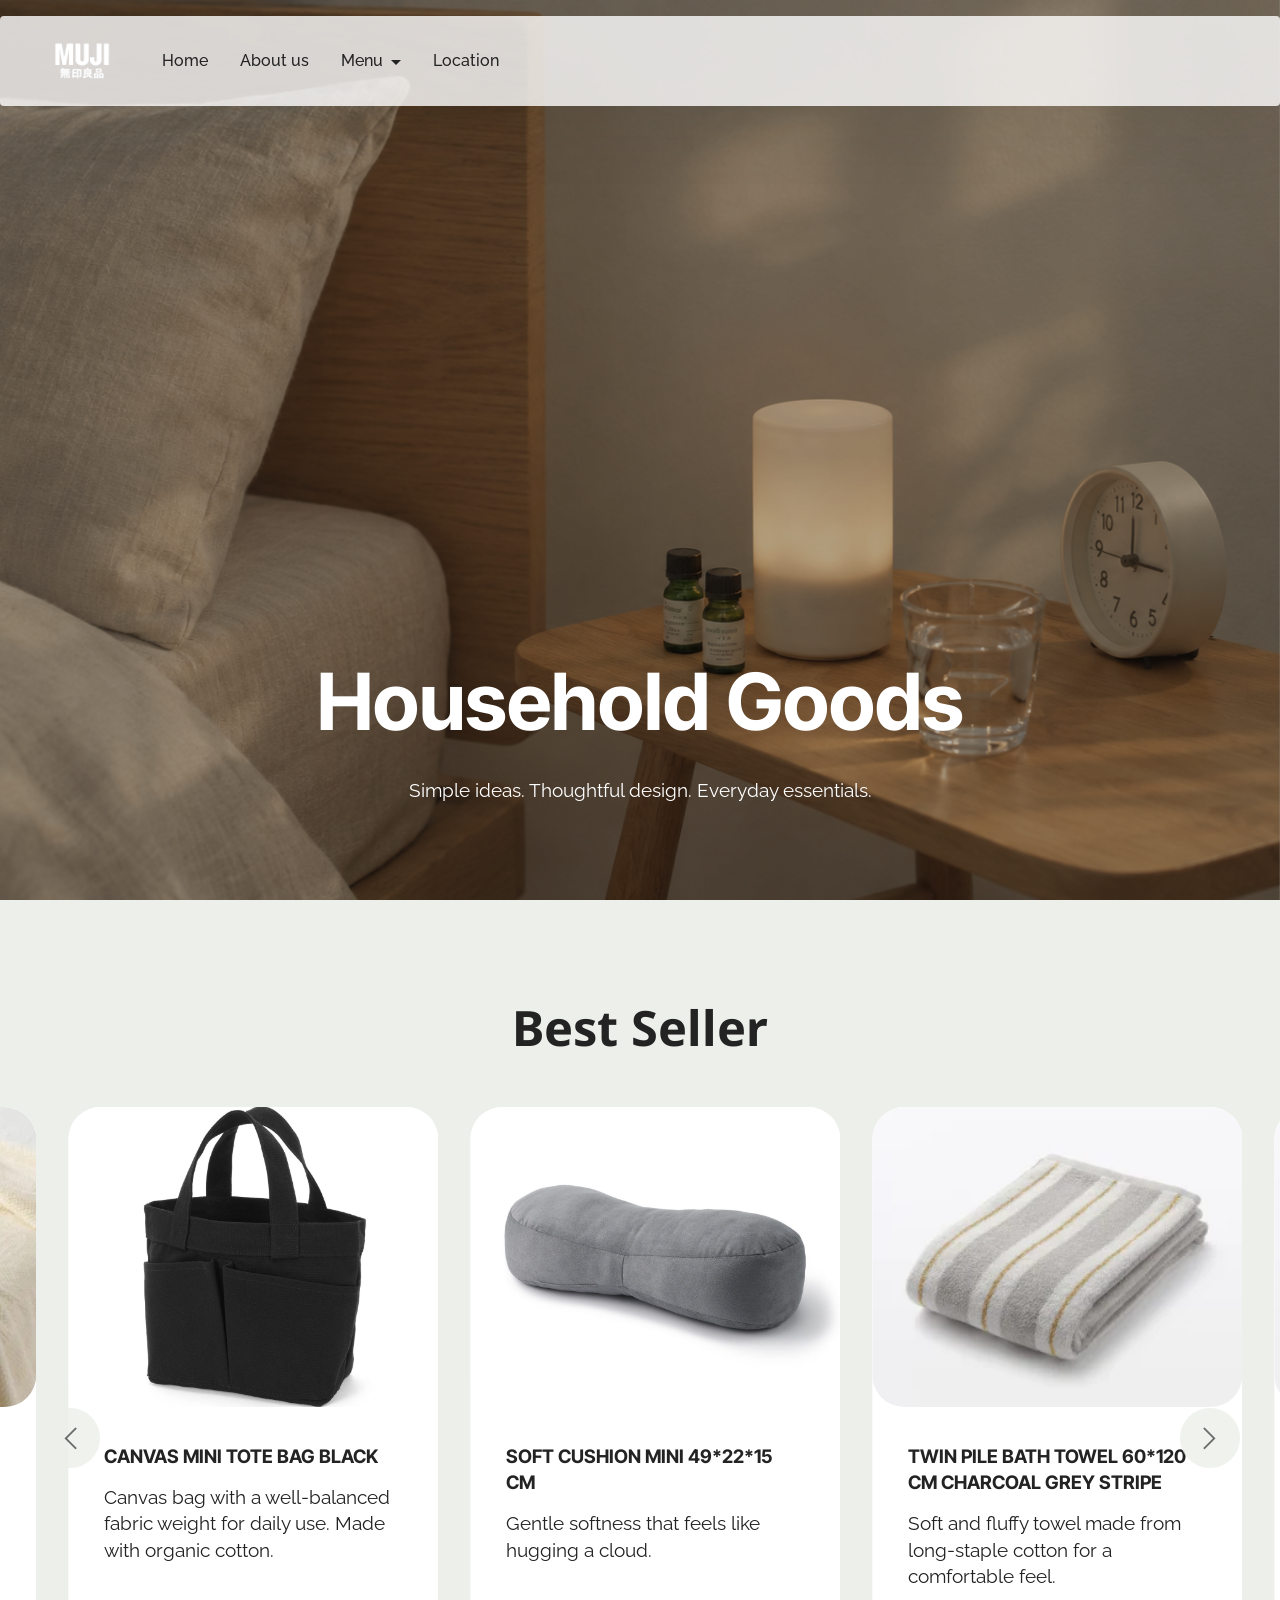
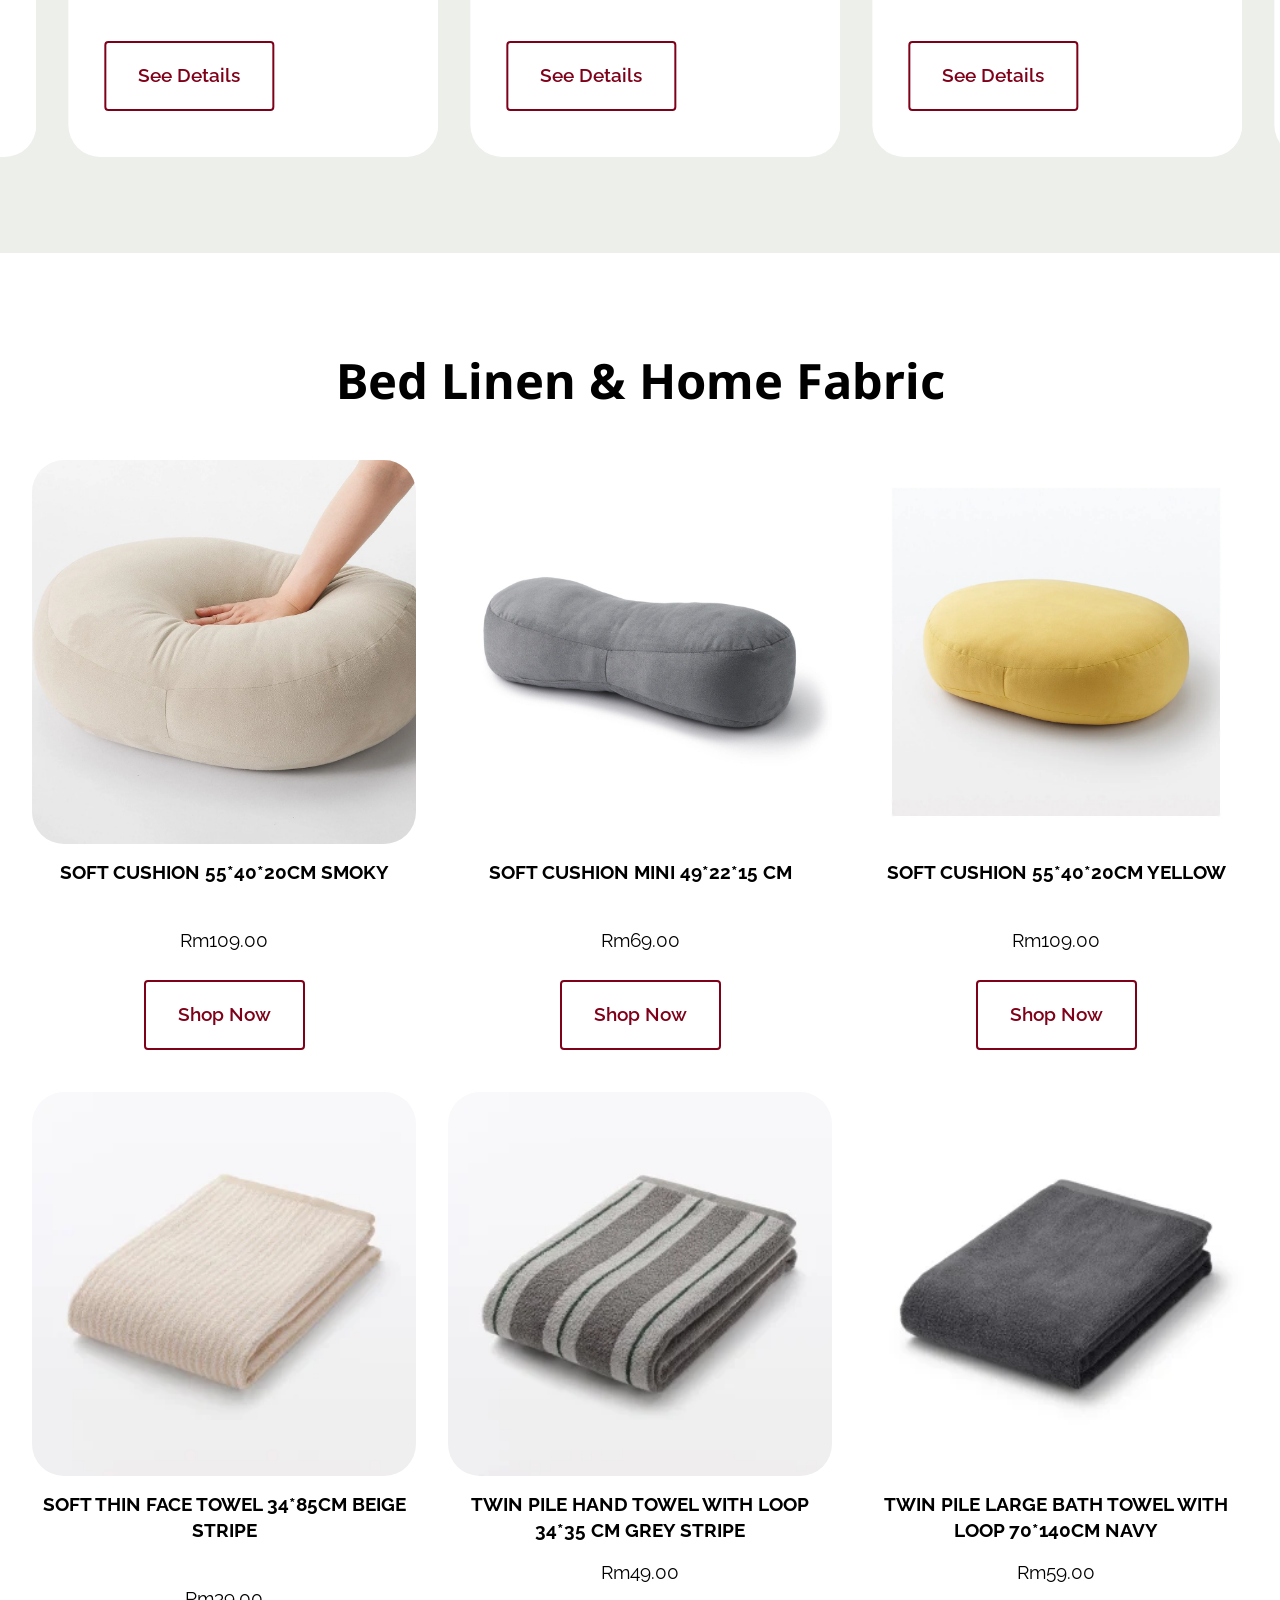
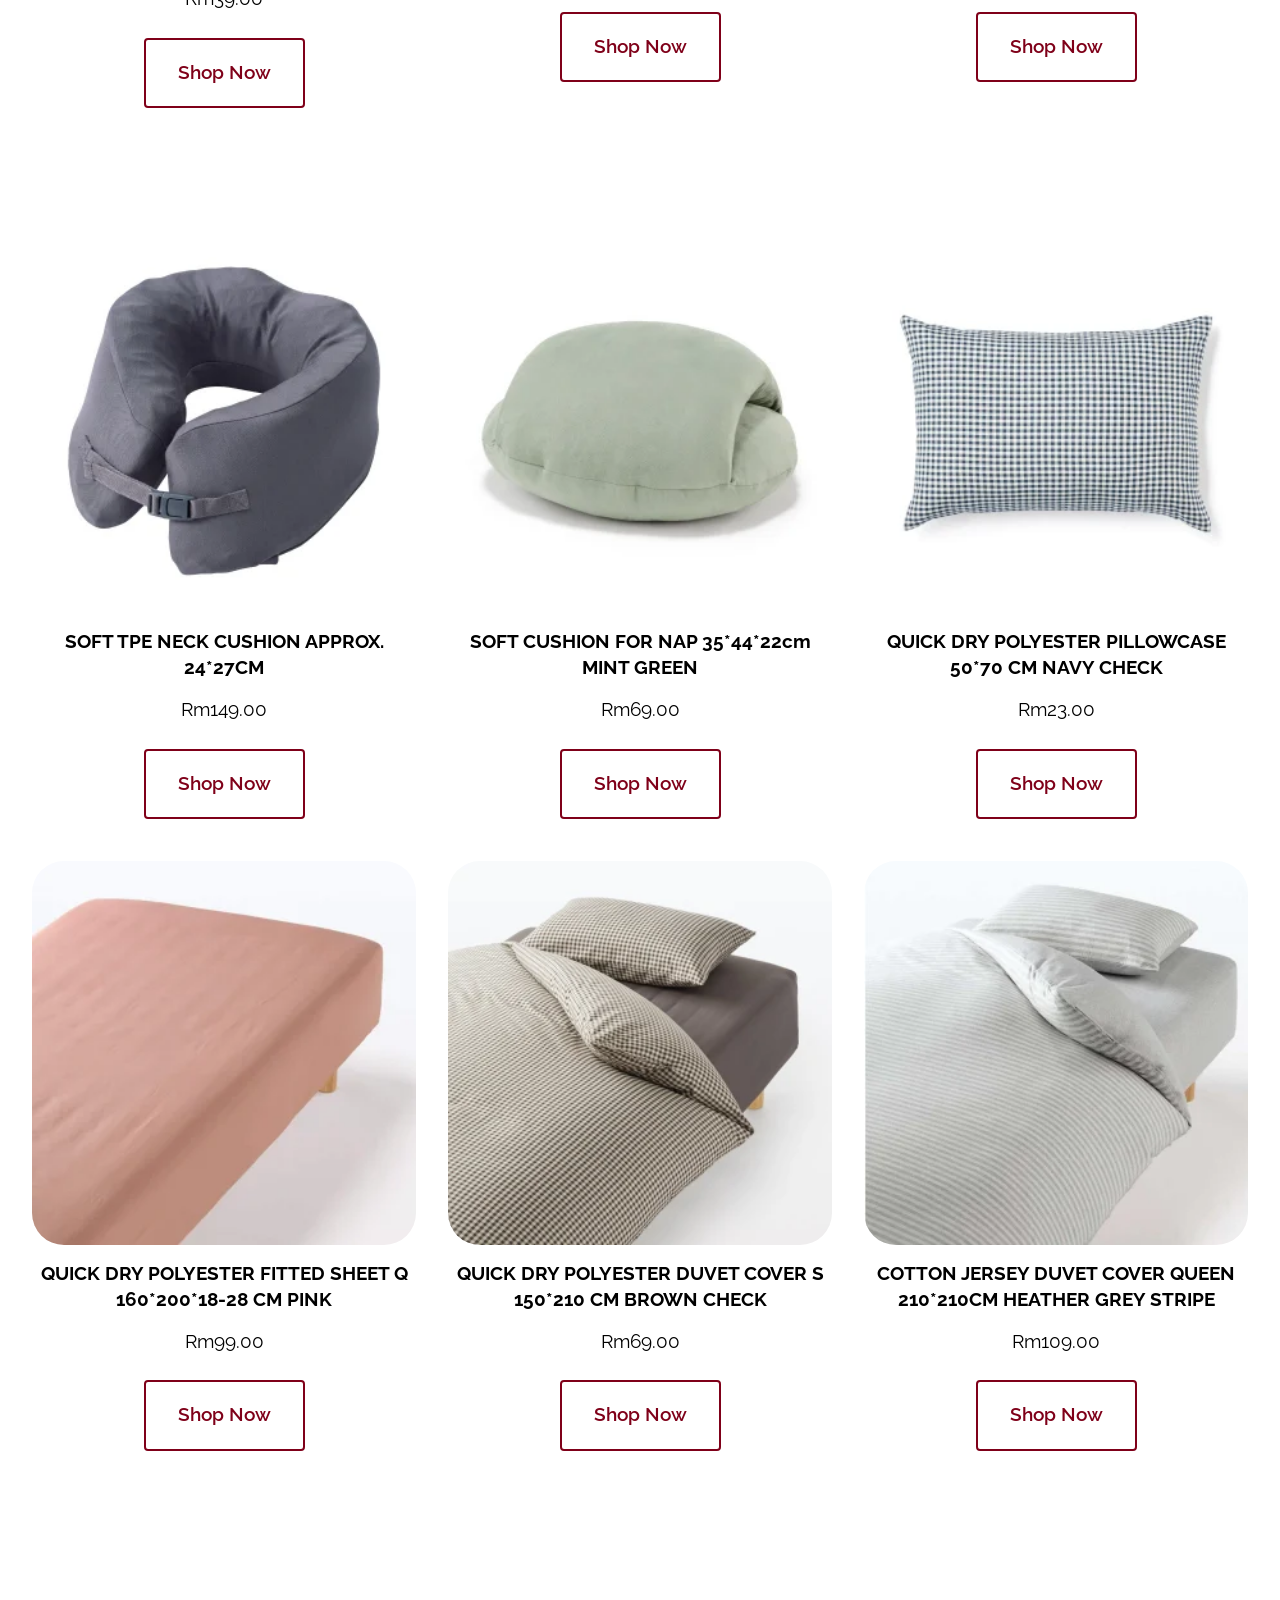
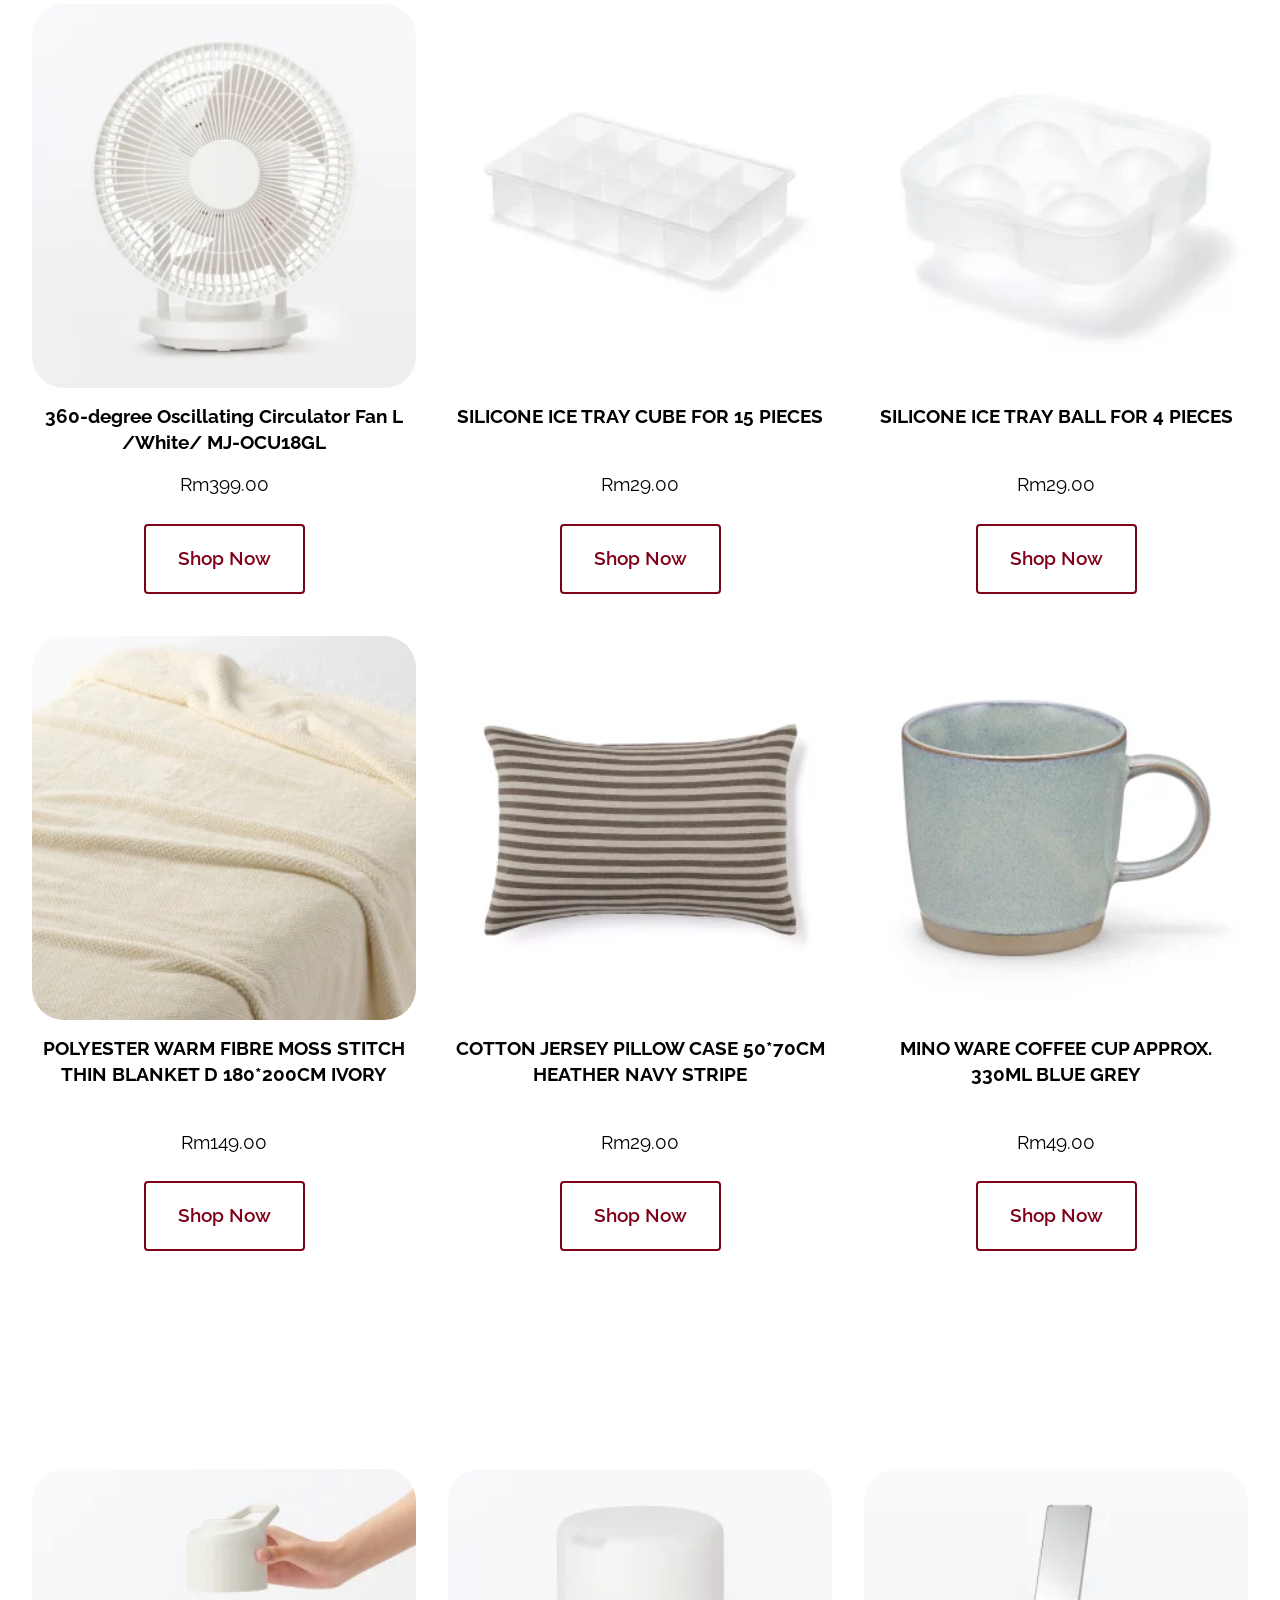
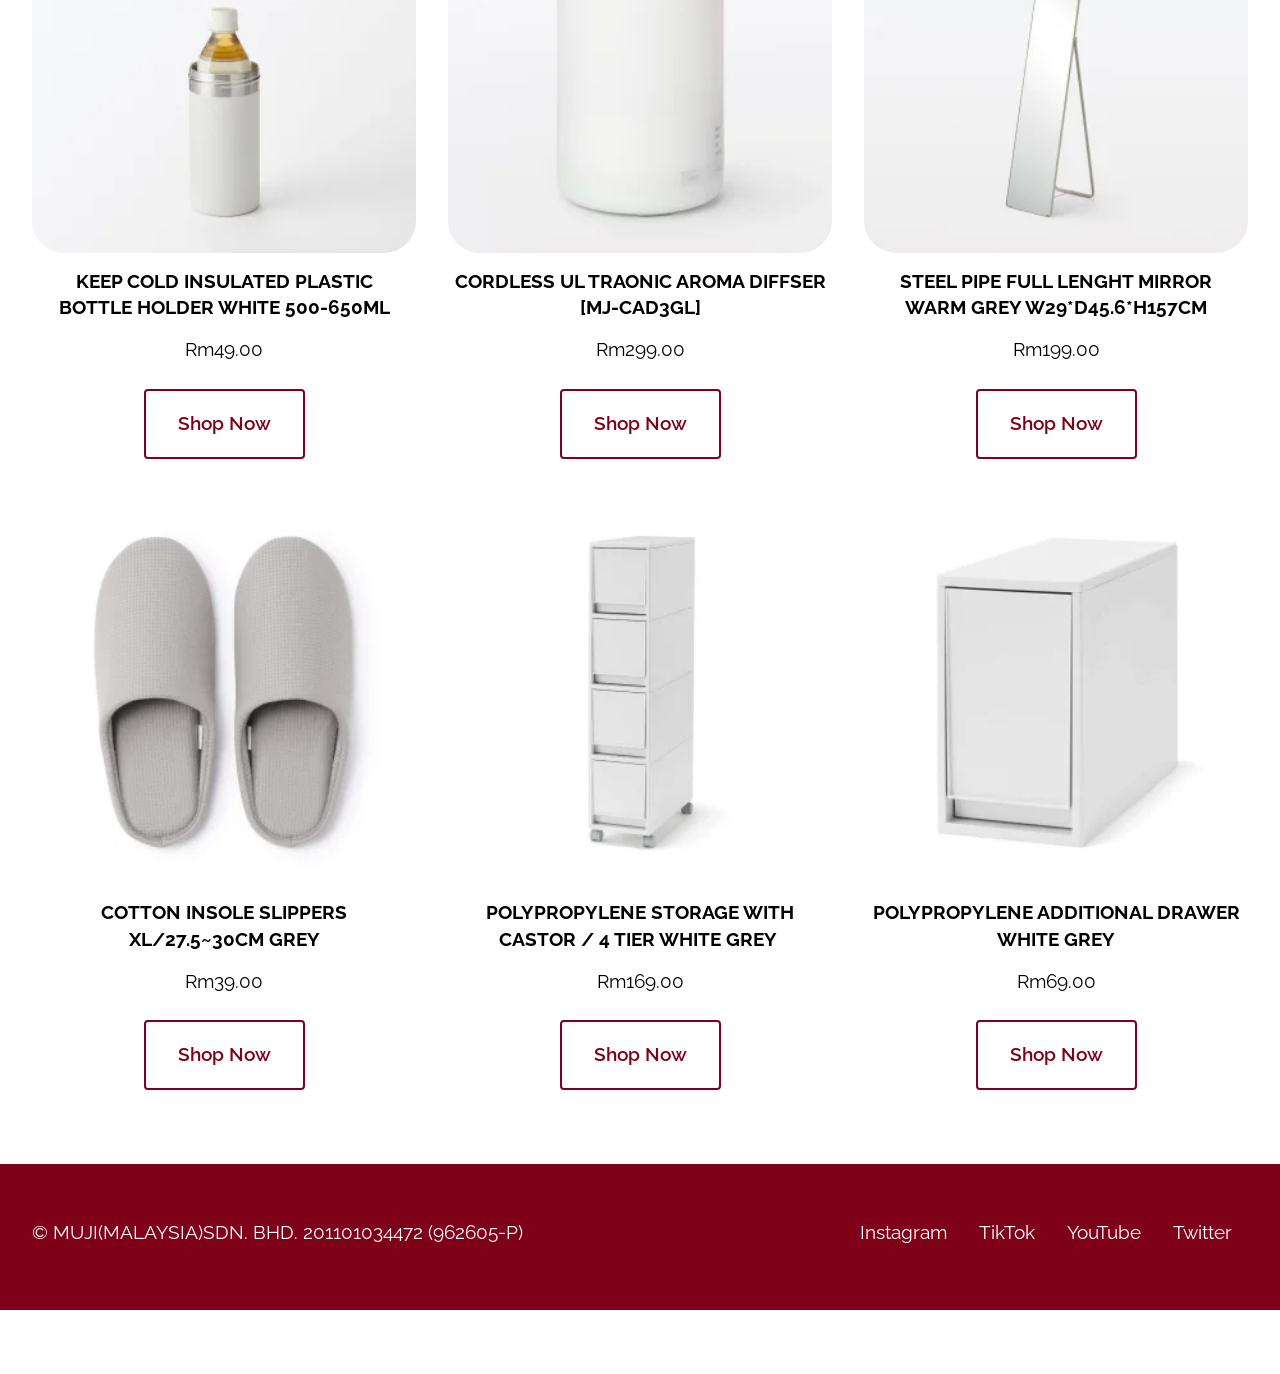
<file: page4.html>
<!DOCTYPE html>
<html  >
<head>
  <!-- Site made with Mobirise Website Builder v6.1.12, https://mobirise.com -->
  <meta charset="UTF-8">
  <meta http-equiv="X-UA-Compatible" content="IE=edge">
  <meta name="generator" content="Mobirise v6.1.12, mobirise.com">
  <meta name="viewport" content="width=device-width, initial-scale=1, minimum-scale=1">
  <link rel="shortcut icon" href="assets/images/muji-logo.png" type="image/x-icon">
  <meta name="description" content="">
  
  
  <title>Household Goods</title>
  <link rel="stylesheet" href="assets/web/assets/mobirise-icons2/mobirise2.css">
  <link rel="stylesheet" href="assets/bootstrap/css/bootstrap.min.css">
  <link rel="stylesheet" href="assets/parallax/jarallax.css">
  <link rel="stylesheet" href="assets/animatecss/animate.css">
  <link rel="stylesheet" href="assets/dropdown/css/style.css">
  <link rel="stylesheet" href="assets/theme/css/style.css">
  <link rel="preload" href="https://fonts.googleapis.com/css?family=Inter+Tight:100,200,300,400,500,600,700,800,900,100i,200i,300i,400i,500i,600i,700i,800i,900i&display=swap" as="style" onload="this.onload=null;this.rel='stylesheet'">
  <noscript><link rel="stylesheet" href="https://fonts.googleapis.com/css?family=Inter+Tight:100,200,300,400,500,600,700,800,900,100i,200i,300i,400i,500i,600i,700i,800i,900i&display=swap"></noscript>
  <link rel="preload" href="https://fonts.googleapis.com/css?family=Noto+Sans:100,200,300,400,500,600,700,800,900,100i,200i,300i,400i,500i,600i,700i,800i,900i&display=swap" as="style" onload="this.onload=null;this.rel='stylesheet'">
  <noscript><link rel="stylesheet" href="https://fonts.googleapis.com/css?family=Noto+Sans:100,200,300,400,500,600,700,800,900,100i,200i,300i,400i,500i,600i,700i,800i,900i&display=swap"></noscript>
  <link rel="preload" href="https://fonts.googleapis.com/css?family=Raleway:100,200,300,400,500,600,700,800,900,100i,200i,300i,400i,500i,600i,700i,800i,900i&display=swap" as="style" onload="this.onload=null;this.rel='stylesheet'">
  <noscript><link rel="stylesheet" href="https://fonts.googleapis.com/css?family=Raleway:100,200,300,400,500,600,700,800,900,100i,200i,300i,400i,500i,600i,700i,800i,900i&display=swap"></noscript>
  <link rel="preload" as="style" href="assets/mobirise/css/mbr-additional.css?v=UP9Apd"><link rel="stylesheet" href="assets/mobirise/css/mbr-additional.css?v=UP9Apd" type="text/css">

  
  
  
</head>
<body>
  
  <section data-bs-version="5.1" class="menu menu1 cid-vxhisF5jEw" once="menu" id="menu01-2c">
	

	<nav class="navbar navbar-dropdown navbar-fixed-top navbar-expand-lg">
		<div class="container">
			<div class="navbar-brand">
				<span class="navbar-logo">
					<a href="https://mobiri.se">
						<img src="assets/images/muji-logo.png" alt="Mobirise Website Builder" style="height: 5rem;">
					</a>
				</span>
				
			</div>
			<button class="navbar-toggler" type="button" data-toggle="collapse" data-bs-toggle="collapse" data-target="#navbarSupportedContent" data-bs-target="#navbarSupportedContent" aria-controls="navbarNavAltMarkup" aria-expanded="false" aria-label="Toggle navigation">
				<div class="hamburger">
					<span></span>
					<span></span>
					<span></span>
					<span></span>
				</div>
			</button>
			<div class="collapse navbar-collapse" id="navbarSupportedContent">
				<ul class="navbar-nav nav-dropdown nav-right" data-app-modern-menu="true"><li class="nav-item">
						<a class="nav-link link text-black text-primary display-4" href="index.html" aria-expanded="false">Home</a>
					</li><li class="nav-item">
						<a class="nav-link link text-black text-primary display-4" href="page1.html" aria-expanded="false">About us</a>
					</li>
					<li class="nav-item dropdown"><a class="nav-link link text-black dropdown-toggle display-4" href="https://mobiri.se" data-toggle="dropdown-submenu" data-bs-toggle="dropdown" data-bs-auto-close="outside" aria-expanded="false">Menu</a><div class="dropdown-menu" aria-labelledby="dropdown-543"><a class="text-black dropdown-item text-primary display-4" href="page3.html">Clothing</a><a class="text-black dropdown-item text-primary display-4" href="page4.html">Household Goods</a><a class="text-black dropdown-item text-primary display-4" href="page5.html">Health &amp; Beauty</a><a class="text-black dropdown-item text-primary display-4" href="page6.html">Food &amp; Beverages</a><a class="text-black dropdown-item text-primary display-4" href="page8.html">Stationary</a></div></li>
					<li class="nav-item">
						<a class="nav-link link text-black text-primary display-4" href="page2.html">Location</a>
					</li></ul>
				
				
			</div>
		</div>
	</nav>
</section>

<section data-bs-version="5.1" class="header16 cid-vxhisFNlIG mbr-fullscreen mbr-parallax-background" id="header17-2d">
  
  <div class="mbr-overlay" style="opacity: 0.3; background-color: rgb(0, 0, 0);"></div>
  <div class="container-fluid">
    <div class="row">
      <div class="content-wrap col-12 col-md-12">
        <h1 class="mbr-section-title mbr-fonts-style mbr-white mb-4 display-1">
          <strong><br>Household Goods</strong></h1>
        
        <p class="mbr-fonts-style mbr-text mbr-white mb-4 display-7">Simple ideas. Thoughtful design. Everyday essentials.</p>
        
      </div>
    </div>
  </div>
</section>

<section data-bs-version="5.1" class="features017 mbr-embla cid-vxhisG6Dys" id="features017-2e">
	
	
	<div class="position-relative">
		<div class="container-fluid">
			<div class="row justify-content-center">
				<div class="col-12 content-head">
					<div class="mbr-section-head mb-5">
						<h4 class="mbr-section-title mbr-fonts-style align-center mb-0 display-2"><strong>Best Seller</strong></h4>
						
					</div>
				</div>
			</div>
		</div>

		<div class="embla" data-skip-snaps="true" data-align="center" data-contain-scroll="trimSnaps" data-loop="true" data-auto-play="true" data-auto-play-interval="2" data-draggable="true">
			<div class="embla__viewport container-fluid">
				<div class="embla__container">
					
					<div class="embla__slide slider-image item active" style="margin-left: 1rem; margin-right: 1rem;">
						<div class="slide-content">
							<div class="item-img">
								<div class="item-wrapper">
									<img src="assets/images/muji-house30.webp" alt="Mobirise Website Builder" title="" data-slide-to="0" data-bs-slide-to="0">
								</div>
							</div>
							<div class="item-content">
								<h5 class="item-title mbr-fonts-style display-5"><strong>CANVAS MINI TOTE BAG BLACK</strong></h5>
								
								<p class="mbr-text mbr-fonts-style mt-3 display-7">Canvas bag with a well-balanced fabric weight for daily use. Made with organic cotton.</p>
							</div>
							<div class="mbr-section-btn item-footer mt-2"><a href="" class="btn item-btn btn-primary-outline display-7" target="_blank">See Details</a></div>
						</div>
					</div>
					<div class="embla__slide slider-image item" style="margin-left: 1rem; margin-right: 1rem;">
						<div class="slide-content">
							<div class="item-img">
								<div class="item-wrapper">
									<img src="assets/images/muji-house2.jpg" alt="Mobirise Website Builder" title="" data-slide-to="1" data-bs-slide-to="1">
								</div>
							</div>
							<div class="item-content">
								<h5 class="item-title mbr-fonts-style display-5"><strong>SOFT CUSHION MINI 49*22*15 CM</strong></h5>
								
								<p class="mbr-text mbr-fonts-style mt-3 display-7">Gentle softness that feels like hugging a cloud.</p>
							</div>
							<div class="mbr-section-btn item-footer mt-2"><a href="" class="btn item-btn btn-primary-outline display-7" target="_blank">See Details</a></div>
						</div>
					</div>
					<div class="embla__slide slider-image item" style="margin-left: 1rem; margin-right: 1rem;">
						<div class="slide-content">
							<div class="item-img">
								<div class="item-wrapper">
									<img src="assets/images/muji-house7.webp" alt="Mobirise Website Builder" title="" data-slide-to="2" data-bs-slide-to="2">
								</div>
							</div>
							<div class="item-content">
								<h5 class="item-title mbr-fonts-style display-5"><strong>TWIN PILE BATH TOWEL 60*120 CM CHARCOAL GREY STRIPE</strong></h5>
								
								<p class="mbr-text mbr-fonts-style mt-3 display-7">Soft and fluffy towel made from long-staple cotton for a comfortable feel.</p>
							</div>
							<div class="mbr-section-btn item-footer mt-2"><a href="" class="btn item-btn btn-primary-outline display-7" target="_blank">See Details</a></div>
						</div>
					</div>
					<div class="embla__slide slider-image item" style="margin-left: 1rem; margin-right: 1rem;">
						<div class="slide-content">
							<div class="item-img">
								<div class="item-wrapper">
									<img src="assets/images/muji-house14.webp" alt="Mobirise Website Builder" title="" data-slide-to="3" data-bs-slide-to="3">
								</div>
							</div>
							<div class="item-content">
								<h5 class="item-title mbr-fonts-style display-5"><strong>EASY MAINTENANCE OSCILLATING CIRCULATOR FAN L</strong></h5>
								
								<p class="mbr-text mbr-fonts-style mt-3 display-7">SEASONAL ELECTRONICS</p>
							</div>
							<div class="mbr-section-btn item-footer mt-2"><a href="" class="btn item-btn btn-primary-outline display-7" target="_blank">See Details</a></div>
						</div>
					</div>
					<div class="embla__slide slider-image item" style="margin-left: 1rem; margin-right: 1rem;">
						<div class="slide-content">
							<div class="item-img">
								<div class="item-wrapper">
									<img src="assets/images/muji-house17.webp" alt="Mobirise Website Builder" title="" data-slide-to="4" data-bs-slide-to="4">
								</div>
							</div>
							<div class="item-content">
								<h5 class="item-title mbr-fonts-style display-5"><strong>POLYESTER WARM FIBRE MOSS STITCH THIN BLANKET D 180*200CM IVORY</strong></h5>
								
								<p class="mbr-text mbr-fonts-style mt-3 display-7">Warm microfiber blanket with a soft and fluffy texture, made from 100% polyester.</p>
							</div>
							<div class="mbr-section-btn item-footer mt-2"><a href="" class="btn item-btn btn-primary-outline display-7" target="_blank">See Details</a></div>
						</div>
					</div>
					
					
				</div>
			</div>
			<button class="embla__button embla__button--prev">
				<span class="mobi-mbri mobi-mbri-arrow-prev mbr-iconfont" aria-hidden="true"></span>
				<span class="sr-only visually-hidden visually-hidden visually-hidden">Previous</span>
			</button>
			<button class="embla__button embla__button--next">
				<span class="mobi-mbri mobi-mbri-arrow-next mbr-iconfont" aria-hidden="true"></span>
				<span class="sr-only visually-hidden visually-hidden visually-hidden">Next</span>
			</button>
		</div>
	</div>
</section>

<section data-bs-version="5.1" class="features13 start cid-vxhisHiKIs" id="features013-2f">
    

<div class="container-fluid">
  <div class="row justify-content-center">
    <div class="col-12 content-head">
      <div class="mbr-section-head mb-5">
        <h4 class="mbr-section-title mbr-fonts-style align-center mb-0 display-2"><strong>Bed Linen &amp; Home Fabric</strong></h4>
        
      </div>
    </div>
  </div>
  <div class="row mbr-section-content">
    <div class="item features-image col-6 col-md-4 col-lg-4">
      <div class="item-wrapper">
        <div class="item-img">
          <img src="assets/images/muji-house1.webp" alt="Mobirise Website Builder" title="" data-slide-to="0" data-bs-slide-to="0">
        </div>
        <div class="item-content align-left mt-3">
          <h5 class="item-title mbr-fonts-style mb-3 display-7"><strong>SOFT CUSHION 55*40*20CM SMOKY</strong><br><strong><br></strong></h5>
          
          <p class="item-text mbr-fonts-style mb-3 display-7">Rm109.00</p>
        </div>
        <div class="mbr-section-btn item-footer mt-2"><a href="" class="btn item-btn btn-primary-outline display-7">Shop Now</a></div>
      </div>
    </div>
    <div class="item features-image col-6 col-md-4 col-lg-4">
      <div class="item-wrapper">
        <div class="item-img">
          <img src="assets/images/muji-house2.jpg" alt="Mobirise Website Builder" title="" data-slide-to="1" data-bs-slide-to="1">
        </div>
        <div class="item-content align-left mt-3">
          <h5 class="item-title mbr-fonts-style mb-3 display-7"><strong>SOFT CUSHION MINI 49*22*15 CM</strong><br><strong><br></strong></h5>
          
          <p class="item-text mbr-fonts-style mb-3 display-7">Rm69.00</p>
        </div>
        <div class="mbr-section-btn item-footer mt-2"><a href="" class="btn item-btn btn-primary-outline display-7">Shop Now</a></div>
      </div>
    </div>
    <div class="item features-image col-6 col-md-4 col-lg-4">
      <div class="item-wrapper">
        <div class="item-img">
          <img src="assets/images/muji-house3.webp" alt="Mobirise Website Builder" title="" data-slide-to="2" data-bs-slide-to="2">
        </div>
        <div class="item-content align-left mt-3">
          <h5 class="item-title mbr-fonts-style mb-3 display-7"><strong>SOFT CUSHION 55*40*20CM YELLOW</strong><br><strong><br></strong></h5>
          
          <p class="item-text mbr-fonts-style display-7">Rm109.00</p>
        </div>
        <div class="mbr-section-btn item-footer mt-2"><a href="" class="btn item-btn btn-primary-outline display-7">Shop Now</a></div>
      </div>
    </div>
    <div class="item features-image col-6 col-md-4 col-lg-4">
      <div class="item-wrapper">
        <div class="item-img">
          <img src="assets/images/muji-house4.webp" alt="Mobirise Website Builder" title="" data-slide-to="3" data-bs-slide-to="3">
        </div>
        <div class="item-content align-left mt-3">
          <h5 class="item-title mbr-fonts-style mb-3 display-7"><strong>SOFT THIN FACE TOWEL 34*85CM BEIGE STRIPE</strong><br><strong><br></strong></h5>
          
          <p class="item-text mbr-fonts-style display-7">Rm39.00</p>
        </div>
        <div class="mbr-section-btn item-footer mt-2"><a href="" class="btn item-btn btn-primary-outline display-7">Shop Now</a></div>
      </div>
    </div>
    <div class="item features-image col-6 col-md-4 col-lg-4">
      <div class="item-wrapper">
        <div class="item-img">
          <img src="assets/images/muji-house6.webp" alt="Mobirise Website Builder" title="" data-slide-to="4" data-bs-slide-to="4">
        </div>
        <div class="item-content align-left mt-3">
          <h5 class="item-title mbr-fonts-style mb-3 display-7"><strong>TWIN PILE HAND TOWEL WITH LOOP 34*35 CM GREY STRIPE</strong></h5>
          
          <p class="item-text mbr-fonts-style mb-3 display-7">Rm49.00</p>
        </div>
        <div class="mbr-section-btn item-footer mt-2"><a href="" class="btn item-btn btn-primary-outline display-7">Shop Now</a></div>
      </div>
    </div>
    <div class="item features-image col-6 col-md-4 col-lg-4">
      <div class="item-wrapper">
        <div class="item-img">
          <img src="assets/images/muji-house10.webp" alt="Mobirise Website Builder" title="" data-slide-to="5" data-bs-slide-to="5">
        </div>
        <div class="item-content align-left mt-3">
          <h5 class="item-title mbr-fonts-style mb-3 display-7"><strong>TWIN PILE LARGE BATH TOWEL WITH LOOP 70*140CM NAVY</strong></h5>
          
          <p class="item-text mbr-fonts-style mb-3 display-7">Rm59.00</p>
        </div>
        <div class="mbr-section-btn item-footer mt-2"><a href="" class="btn item-btn btn-primary-outline display-7">Shop Now</a></div>
      </div>
    </div>

  </div>
</div>
</section>

<section data-bs-version="5.1" class="features13 start cid-vxhisHH1Ll" id="features013-2g">
    

<div class="container-fluid">
  <div class="row justify-content-center">
    <div class="col-12 content-head">
      
    </div>
  </div>
  <div class="row mbr-section-content">
    <div class="item features-image col-6 col-md-4 col-lg-4">
      <div class="item-wrapper">
        <div class="item-img">
          <img src="assets/images/muji-house8.webp" alt="Mobirise Website Builder" title="" data-slide-to="0" data-bs-slide-to="0">
        </div>
        <div class="item-content align-left mt-3">
          <h5 class="item-title mbr-fonts-style mb-3 display-7"><strong>SOFT TPE NECK CUSHION APPROX. 24*27CM</strong></h5>
          
          <p class="item-text mbr-fonts-style mb-3 display-7">Rm149.00</p>
        </div>
        <div class="mbr-section-btn item-footer mt-2"><a href="" class="btn item-btn btn-primary-outline display-7">Shop Now</a></div>
      </div>
    </div>
    <div class="item features-image col-6 col-md-4 col-lg-4">
      <div class="item-wrapper">
        <div class="item-img">
          <img src="assets/images/muji-house9.webp" alt="Mobirise Website Builder" title="" data-slide-to="1" data-bs-slide-to="1">
        </div>
        <div class="item-content align-left mt-3">
          <h5 class="item-title mbr-fonts-style mb-3 display-7"><strong>SOFT CUSHION FOR NAP 35*44*22cm MINT GREEN</strong><strong><br></strong></h5>
          
          <p class="item-text mbr-fonts-style mb-3 display-7">Rm69.00</p>
        </div>
        <div class="mbr-section-btn item-footer mt-2"><a href="" class="btn item-btn btn-primary-outline display-7">Shop Now</a></div>
      </div>
    </div>
    <div class="item features-image col-6 col-md-4 col-lg-4">
      <div class="item-wrapper">
        <div class="item-img">
          <img src="assets/images/muji-house12.webp" alt="Mobirise Website Builder" title="" data-slide-to="2" data-bs-slide-to="2">
        </div>
        <div class="item-content align-left mt-3">
          <h5 class="item-title mbr-fonts-style mb-3 display-7"><strong>QUICK DRY POLYESTER PILLOWCASE 50*70 CM NAVY CHECK</strong><strong><br></strong></h5>
          
          <p class="item-text mbr-fonts-style display-7">Rm23.00</p>
        </div>
        <div class="mbr-section-btn item-footer mt-2"><a href="" class="btn item-btn btn-primary-outline display-7">Shop Now</a></div>
      </div>
    </div>
    <div class="item features-image col-6 col-md-4 col-lg-4">
      <div class="item-wrapper">
        <div class="item-img">
          <img src="assets/images/muji-house11.webp" alt="Mobirise Website Builder" title="" data-slide-to="3" data-bs-slide-to="3">
        </div>
        <div class="item-content align-left mt-3">
          <h5 class="item-title mbr-fonts-style mb-3 display-7"><strong>QUICK DRY POLYESTER FITTED SHEET Q 160*200*18-28 CM PINK</strong></h5>
          
          <p class="item-text mbr-fonts-style display-7">Rm99.00</p>
        </div>
        <div class="mbr-section-btn item-footer mt-2"><a href="" class="btn item-btn btn-primary-outline display-7">Shop Now</a></div>
      </div>
    </div>
    <div class="item features-image col-6 col-md-4 col-lg-4">
      <div class="item-wrapper">
        <div class="item-img">
          <img src="assets/images/muji-house13.webp" alt="Mobirise Website Builder" title="" data-slide-to="4" data-bs-slide-to="4">
        </div>
        <div class="item-content align-left mt-3">
          <h5 class="item-title mbr-fonts-style mb-3 display-7"><strong>QUICK DRY POLYESTER DUVET COVER S 150*210 CM BROWN CHECK</strong><strong><br></strong></h5>
          
          <p class="item-text mbr-fonts-style mb-3 display-7">Rm69.00</p>
        </div>
        <div class="mbr-section-btn item-footer mt-2"><a href="" class="btn item-btn btn-primary-outline display-7">Shop Now</a></div>
      </div>
    </div>
    <div class="item features-image col-6 col-md-4 col-lg-4">
      <div class="item-wrapper">
        <div class="item-img">
          <img src="assets/images/muji-house19.webp" alt="Mobirise Website Builder" title="" data-slide-to="5" data-bs-slide-to="5">
        </div>
        <div class="item-content align-left mt-3">
          <h5 class="item-title mbr-fonts-style mb-3 display-7"><strong>COTTON JERSEY DUVET COVER QUEEN 210*210CM HEATHER GREY STRIPE</strong><strong><br></strong></h5>
          
          <p class="item-text mbr-fonts-style mb-3 display-7">Rm109.00</p>
        </div>
        <div class="mbr-section-btn item-footer mt-2"><a href="" class="btn item-btn btn-primary-outline display-7">Shop Now</a></div>
      </div>
    </div>

  </div>
</div>
</section>

<section data-bs-version="5.1" class="features13 start cid-vxhisHV1S1" id="features013-2h">
    

<div class="container-fluid">
  <div class="row justify-content-center">
    <div class="col-12 content-head">
      
    </div>
  </div>
  <div class="row mbr-section-content">
    <div class="item features-image col-6 col-md-4 col-lg-4">
      <div class="item-wrapper">
        <div class="item-img">
          <img src="assets/images/muji-house14.webp" alt="Mobirise Website Builder" title="" data-slide-to="0" data-bs-slide-to="0">
        </div>
        <div class="item-content align-left mt-3">
          <h5 class="item-title mbr-fonts-style mb-3 display-7"><strong>360-degree Oscillating Circulator Fan L /White/ MJ-OCU18GL</strong><strong><br></strong></h5>
          
          <p class="item-text mbr-fonts-style mb-3 display-7">Rm399.00</p>
        </div>
        <div class="mbr-section-btn item-footer mt-2"><a href="" class="btn item-btn btn-primary-outline display-7">Shop Now</a></div>
      </div>
    </div>
    <div class="item features-image col-6 col-md-4 col-lg-4">
      <div class="item-wrapper">
        <div class="item-img">
          <img src="assets/images/muji-house15.webp" alt="Mobirise Website Builder" title="" data-slide-to="1" data-bs-slide-to="1">
        </div>
        <div class="item-content align-left mt-3">
          <h5 class="item-title mbr-fonts-style mb-3 display-7"><strong>SILICONE ICE TRAY CUBE FOR 15 PIECES</strong><br><strong><br></strong></h5>
          
          <p class="item-text mbr-fonts-style mb-3 display-7">Rm29.00</p>
        </div>
        <div class="mbr-section-btn item-footer mt-2"><a href="" class="btn item-btn btn-primary-outline display-7">Shop Now</a></div>
      </div>
    </div>
    <div class="item features-image col-6 col-md-4 col-lg-4">
      <div class="item-wrapper">
        <div class="item-img">
          <img src="assets/images/muji-house16.webp" alt="Mobirise Website Builder" title="" data-slide-to="2" data-bs-slide-to="2">
        </div>
        <div class="item-content align-left mt-3">
          <h5 class="item-title mbr-fonts-style mb-3 display-7"><strong>SILICONE ICE TRAY BALL FOR 4 PIECES</strong><br><strong><br></strong></h5>
          
          <p class="item-text mbr-fonts-style display-7">Rm29.00</p>
        </div>
        <div class="mbr-section-btn item-footer mt-2"><a href="" class="btn item-btn btn-primary-outline display-7">Shop Now</a></div>
      </div>
    </div>
    <div class="item features-image col-6 col-md-4 col-lg-4">
      <div class="item-wrapper">
        <div class="item-img">
          <img src="assets/images/muji-house17.webp" alt="Mobirise Website Builder" title="" data-slide-to="3" data-bs-slide-to="3">
        </div>
        <div class="item-content align-left mt-3">
          <h5 class="item-title mbr-fonts-style mb-3 display-7"><strong>POLYESTER WARM FIBRE MOSS STITCH THIN BLANKET D 180*200CM IVORY</strong><br><strong><br></strong></h5>
          
          <p class="item-text mbr-fonts-style display-7">Rm149.00</p>
        </div>
        <div class="mbr-section-btn item-footer mt-2"><a href="" class="btn item-btn btn-primary-outline display-7">Shop Now</a></div>
      </div>
    </div>
    <div class="item features-image col-6 col-md-4 col-lg-4">
      <div class="item-wrapper">
        <div class="item-img">
          <img src="assets/images/muji-house18.webp" alt="Mobirise Website Builder" title="" data-slide-to="4" data-bs-slide-to="4">
        </div>
        <div class="item-content align-left mt-3">
          <h5 class="item-title mbr-fonts-style mb-3 display-7"><strong>COTTON JERSEY PILLOW CASE 50*70CM HEATHER NAVY STRIPE<br></strong><strong><br></strong></h5>
          
          <p class="item-text mbr-fonts-style mb-3 display-7">Rm29.00</p>
        </div>
        <div class="mbr-section-btn item-footer mt-2"><a href="" class="btn item-btn btn-primary-outline display-7">Shop Now</a></div>
      </div>
    </div>
    <div class="item features-image col-6 col-md-4 col-lg-4">
      <div class="item-wrapper">
        <div class="item-img">
          <img src="assets/images/muji-house20.webp" alt="Mobirise Website Builder" title="" data-slide-to="5" data-bs-slide-to="5">
        </div>
        <div class="item-content align-left mt-3">
          <h5 class="item-title mbr-fonts-style mb-3 display-7"><strong>MINO WARE COFFEE CUP APPROX.</strong><br><strong>330ML BLUE GREY<br></strong><strong><br></strong></h5>
          
          <p class="item-text mbr-fonts-style mb-3 display-7">Rm49.00</p>
        </div>
        <div class="mbr-section-btn item-footer mt-2"><a href="" class="btn item-btn btn-primary-outline display-7">Shop Now</a></div>
      </div>
    </div>

  </div>
</div>
</section>

<section data-bs-version="5.1" class="features13 start cid-vxhisIHnYz" id="features013-2i">
    

<div class="container-fluid">
  <div class="row justify-content-center">
    <div class="col-12 content-head">
      
    </div>
  </div>
  <div class="row mbr-section-content">
    <div class="item features-image col-6 col-md-4 col-lg-4">
      <div class="item-wrapper">
        <div class="item-img">
          <img src="assets/images/muji-house21.webp" alt="Mobirise Website Builder" title="" data-slide-to="0" data-bs-slide-to="0">
        </div>
        <div class="item-content align-left mt-3">
          <h5 class="item-title mbr-fonts-style mb-3 display-7"><strong>KEEP COLD INSULATED PLASTIC</strong><br><strong>BOTTLE HOLDER WHITE 500-650ML</strong></h5>
          
          <p class="item-text mbr-fonts-style mb-3 display-7">Rm49.00</p>
        </div>
        <div class="mbr-section-btn item-footer mt-2"><a href="" class="btn item-btn btn-primary-outline display-7">Shop Now</a></div>
      </div>
    </div>
    <div class="item features-image col-6 col-md-4 col-lg-4">
      <div class="item-wrapper">
        <div class="item-img">
          <img src="assets/images/muji-house22.webp" alt="Mobirise Website Builder" title="" data-slide-to="1" data-bs-slide-to="1">
        </div>
        <div class="item-content align-left mt-3">
          <h5 class="item-title mbr-fonts-style mb-3 display-7"><strong>CORDLESS UL TRAONIC AROMA DIFFSER<br>[MJ-CAD3GL]</strong><br></h5>
          
          <p class="item-text mbr-fonts-style mb-3 display-7">Rm299.00</p>
        </div>
        <div class="mbr-section-btn item-footer mt-2"><a href="" class="btn item-btn btn-primary-outline display-7">Shop Now</a></div>
      </div>
    </div>
    <div class="item features-image col-6 col-md-4 col-lg-4">
      <div class="item-wrapper">
        <div class="item-img">
          <img src="assets/images/muji-house23.webp" alt="Mobirise Website Builder" title="" data-slide-to="2" data-bs-slide-to="2">
        </div>
        <div class="item-content align-left mt-3">
          <h5 class="item-title mbr-fonts-style mb-3 display-7"><strong>STEEL PIPE FULL LENGHT MIRROR</strong><br><strong>WARM GREY W29*D45.6*H157CM</strong></h5>
          
          <p class="item-text mbr-fonts-style display-7">Rm199.00</p>
        </div>
        <div class="mbr-section-btn item-footer mt-2"><a href="" class="btn item-btn btn-primary-outline display-7">Shop Now</a></div>
      </div>
    </div>
    <div class="item features-image col-6 col-md-4 col-lg-4">
      <div class="item-wrapper">
        <div class="item-img">
          <img src="assets/images/muji-house24.webp" alt="Mobirise Website Builder" title="" data-slide-to="3" data-bs-slide-to="3">
        </div>
        <div class="item-content align-left mt-3">
          <h5 class="item-title mbr-fonts-style mb-3 display-7"><strong>COTTON INSOLE SLIPPERS</strong><br><strong>XL/27.5~30CM GREY</strong></h5>
          
          <p class="item-text mbr-fonts-style display-7">Rm39.00</p>
        </div>
        <div class="mbr-section-btn item-footer mt-2"><a href="" class="btn item-btn btn-primary-outline display-7">Shop Now</a></div>
      </div>
    </div>
    <div class="item features-image col-6 col-md-4 col-lg-4">
      <div class="item-wrapper">
        <div class="item-img">
          <img src="assets/images/muji-house25.webp" alt="Mobirise Website Builder" title="" data-slide-to="4" data-bs-slide-to="4">
        </div>
        <div class="item-content align-left mt-3">
          <h5 class="item-title mbr-fonts-style mb-3 display-7"><strong>POLYPROPYLENE STORAGE WITH CASTOR / 4 TIER WHITE GREY&nbsp;</strong><strong><br></strong></h5>
          
          <p class="item-text mbr-fonts-style mb-3 display-7">Rm169.00</p>
        </div>
        <div class="mbr-section-btn item-footer mt-2"><a href="" class="btn item-btn btn-primary-outline display-7">Shop Now</a></div>
      </div>
    </div>
    <div class="item features-image col-6 col-md-4 col-lg-4">
      <div class="item-wrapper">
        <div class="item-img">
          <img src="assets/images/muji-house26.webp" alt="Mobirise Website Builder" title="" data-slide-to="5" data-bs-slide-to="5">
        </div>
        <div class="item-content align-left mt-3">
          <h5 class="item-title mbr-fonts-style mb-3 display-7"><strong>POLYPROPYLENE ADDITIONAL DRAWER WHITE GREY</strong></h5>
          
          <p class="item-text mbr-fonts-style mb-3 display-7">Rm69.00</p>
        </div>
        <div class="mbr-section-btn item-footer mt-2"><a href="" class="btn item-btn btn-primary-outline display-7">Shop Now</a></div>
      </div>
    </div>

  </div>
</div>
</section>

<section data-bs-version="5.1" class="footer2 cid-vxhoUrJVp9" once="footers" id="footer02-3p">
    

    
    

    <div class="container">
        <div class="row">
            <div class="col-12 col-lg-6 center mt-2 mb-3">
                <p class="mbr-fonts-style copyright mb-0 display-7">© MUJI(MALAYSIA)SDN. BHD. 201101034472 (962605-P)</p>
            </div>
            <div class="col-12 col-lg-6 center">
                <div class="row-links mt-2 mb-3">
                    <ul class="row-links-soc">
                        
                        
                        
                        
                    <li class="row-links-soc-item mbr-fonts-style display-7">
                            <a href="#https://www.instagram.com/mujimy?utm_source=ig_web_button_share_sheet&stkn=ZDNlZDc0MzIxNw==" class="text-secondary text-primary">Instagram</a>
                        </li><li class="row-links-soc-item mbr-fonts-style display-7">
                            <a href="#https://www.tiktok.com/@mujimalaysia?is_from_webapp=1&sender_device=pc" class="text-secondary text-primary">TikTok</a>
                        </li><li class="row-links-soc-item mbr-fonts-style display-7">
                            <a href="#https://youtube.com/@mujiglobal?si=DFL3zHbhrEBmJfvU" class="text-secondary text-primary">YouTube</a>
                        </li><li class="row-links-soc-item mbr-fonts-style display-7">
                            <a href="#" class="text-secondary">Twitter</a>
                        </li></ul>
                </div>
            </div>
        </div>
    </div>
</section><section class="display-7" style="padding: 0;align-items: center;justify-content: center;flex-wrap: wrap;    align-content: center;display: flex;position: relative;height: 4rem;"><a href="https://mobiri.se/4391382" style="flex: 1 1;height: 4rem;position: absolute;width: 100%;z-index: 1;"><img alt="" style="height: 4rem;" src="[data-uri]"></a><p style="margin: 0;text-align: center;" class="display-7">&#8204;</p><a style="z-index:1" href="https://mobirise.com/builder/ai-website-maker.html">Free AI Website Maker</a></section><script src="assets/bootstrap/js/bootstrap.bundle.min.js"></script>  <script src="assets/parallax/jarallax.js"></script>  <script src="assets/smoothscroll/smooth-scroll.js"></script>  <script src="assets/ytplayer/index.js"></script>  <script src="assets/dropdown/js/navbar-dropdown.js"></script>  <script src="assets/embla/embla.min.js"></script>  <script src="assets/embla/script.js"></script>  <script src="assets/theme/js/script.js"></script>  
  
  
 <div id="scrollToTop" class="scrollToTop mbr-arrow-up"><a style="text-align: center;"><i class="mbr-arrow-up-icon mbr-arrow-up-icon-cm cm-icon cm-icon-smallarrow-up"></i></a></div>
    <input name="animation" type="hidden">
  </body>
</html>
</file>
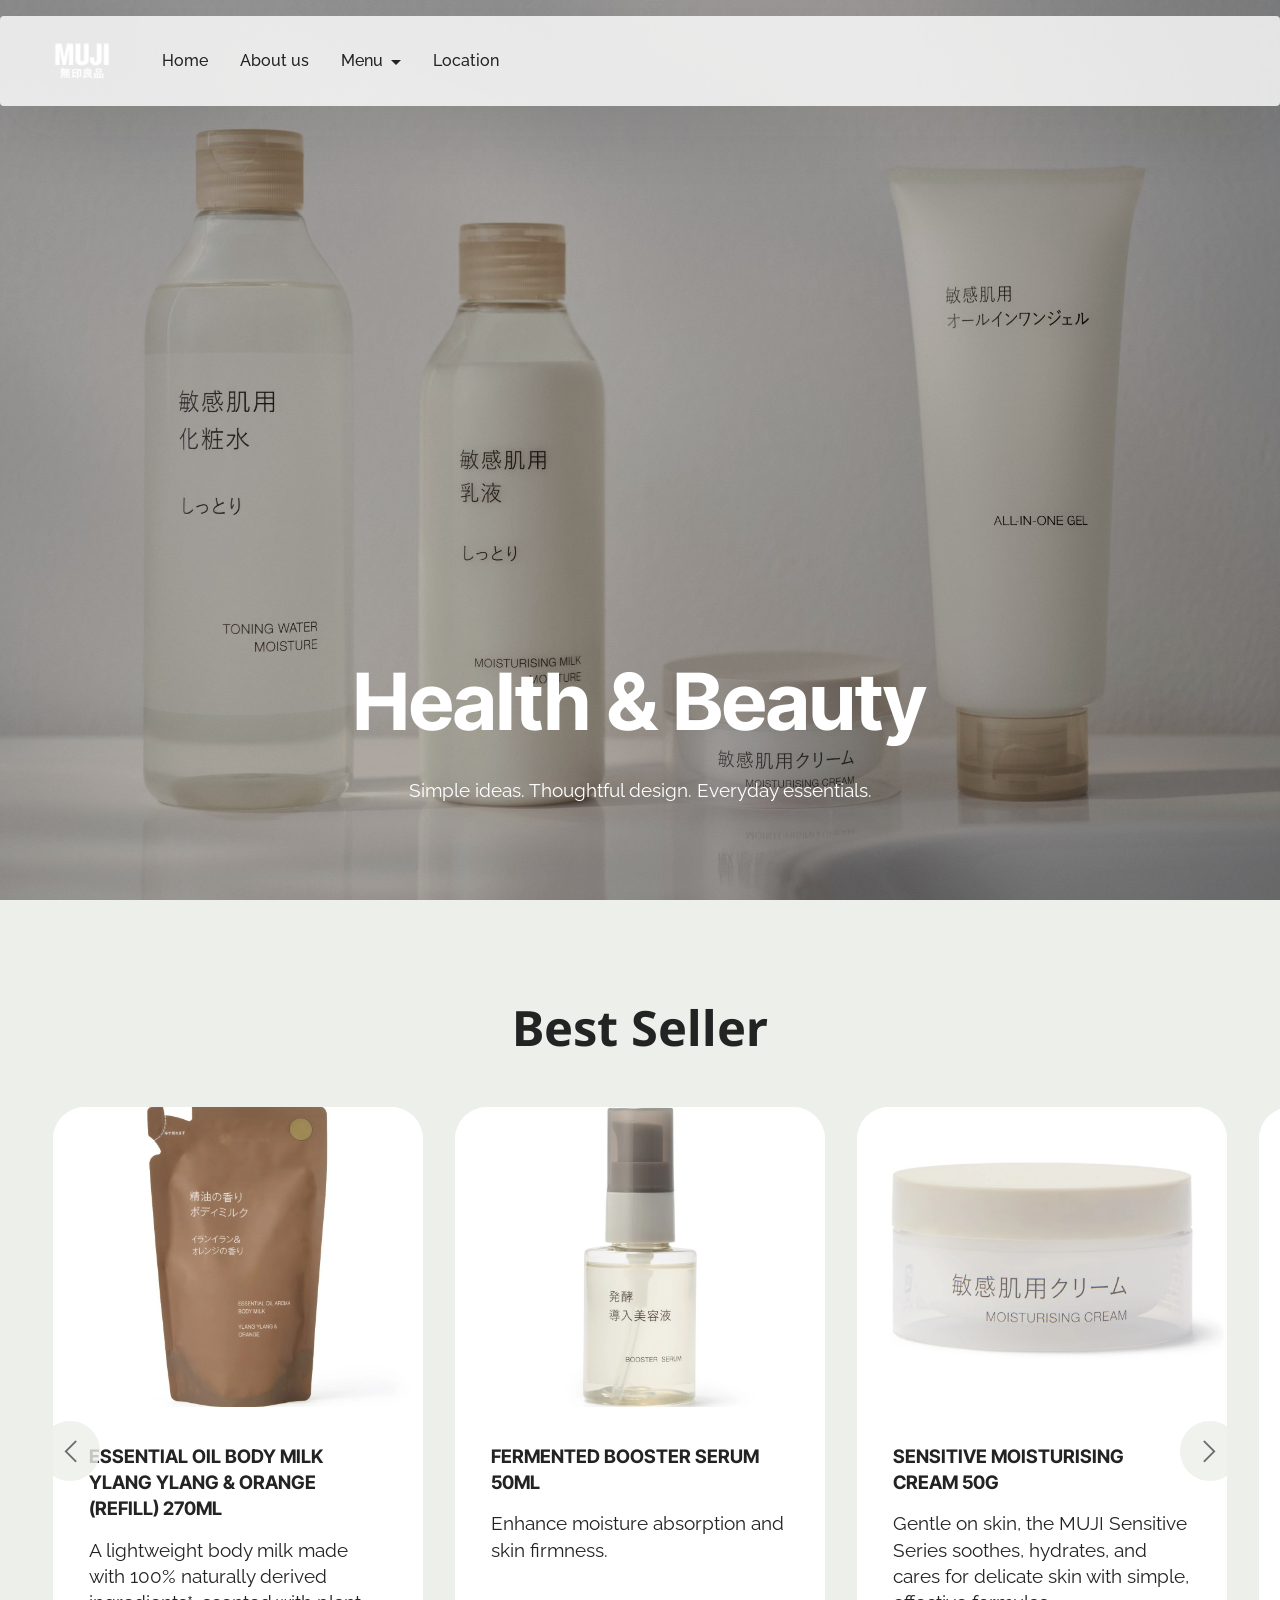
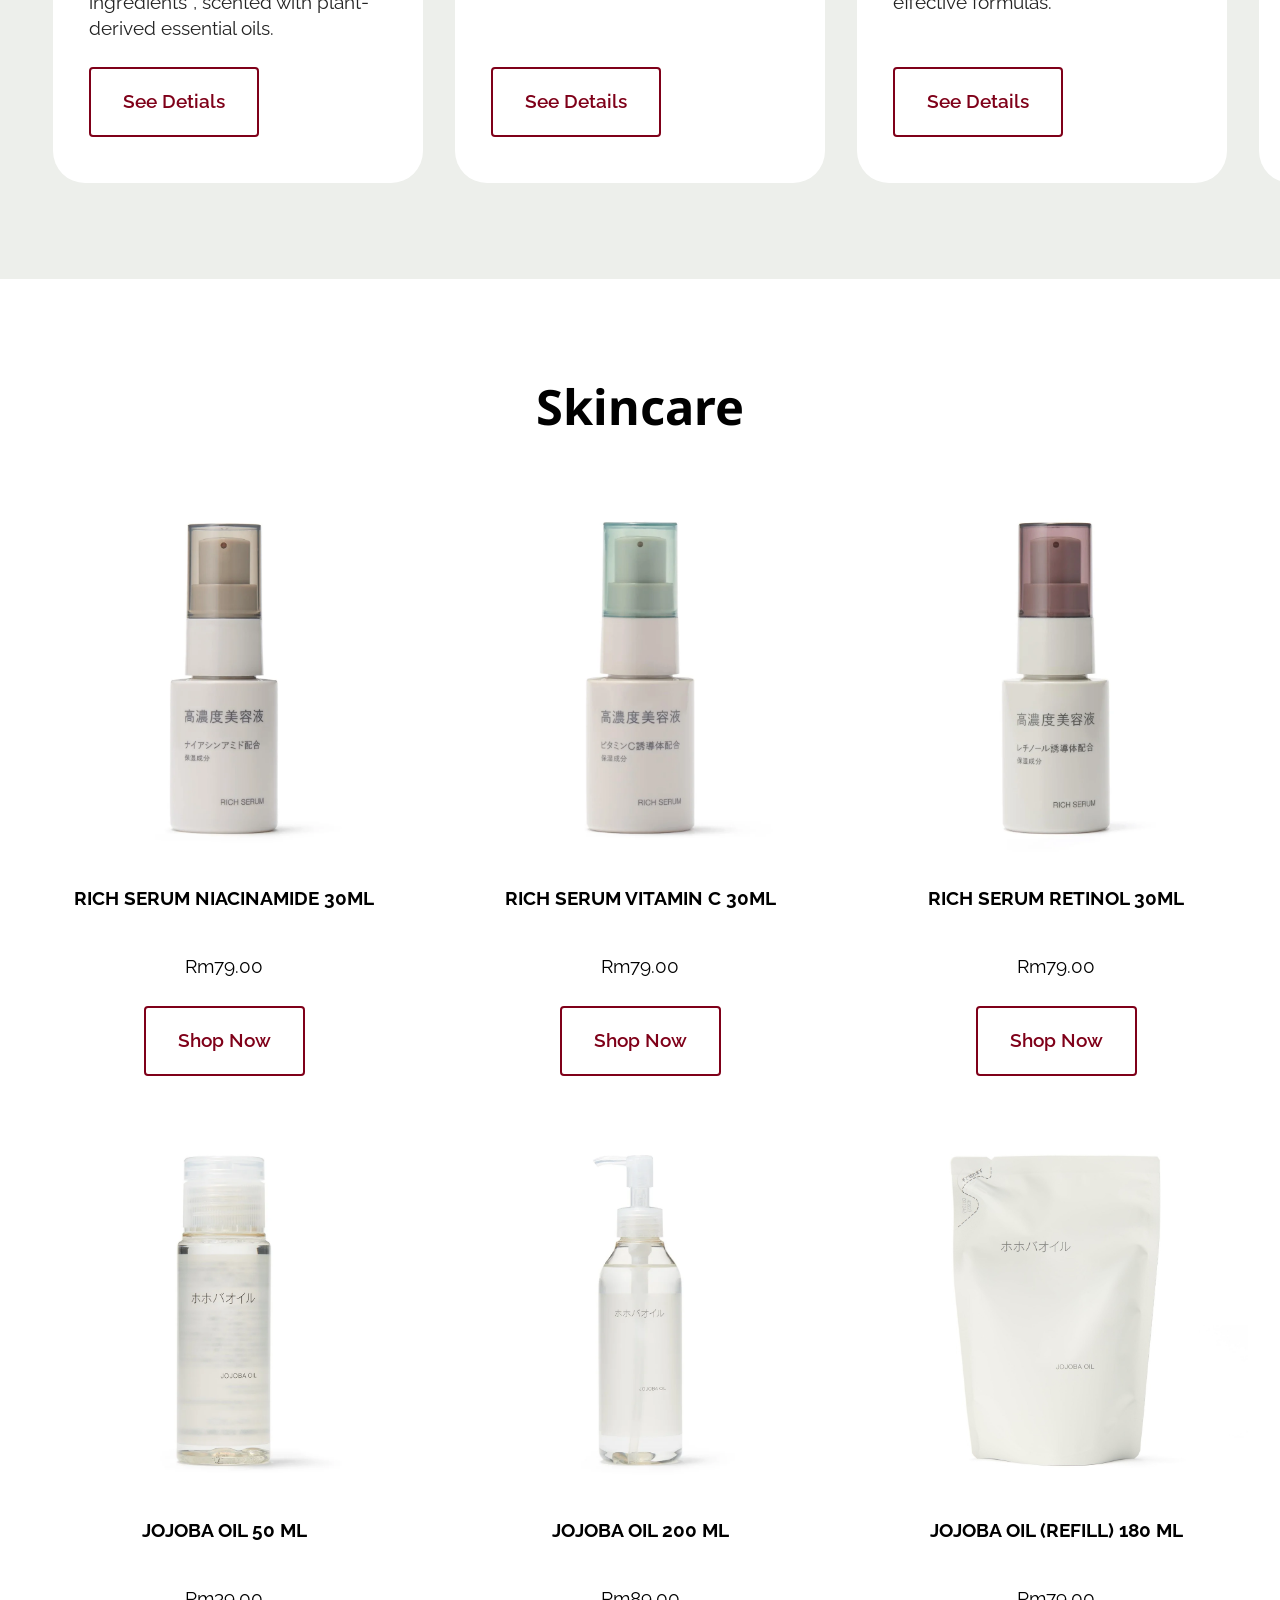
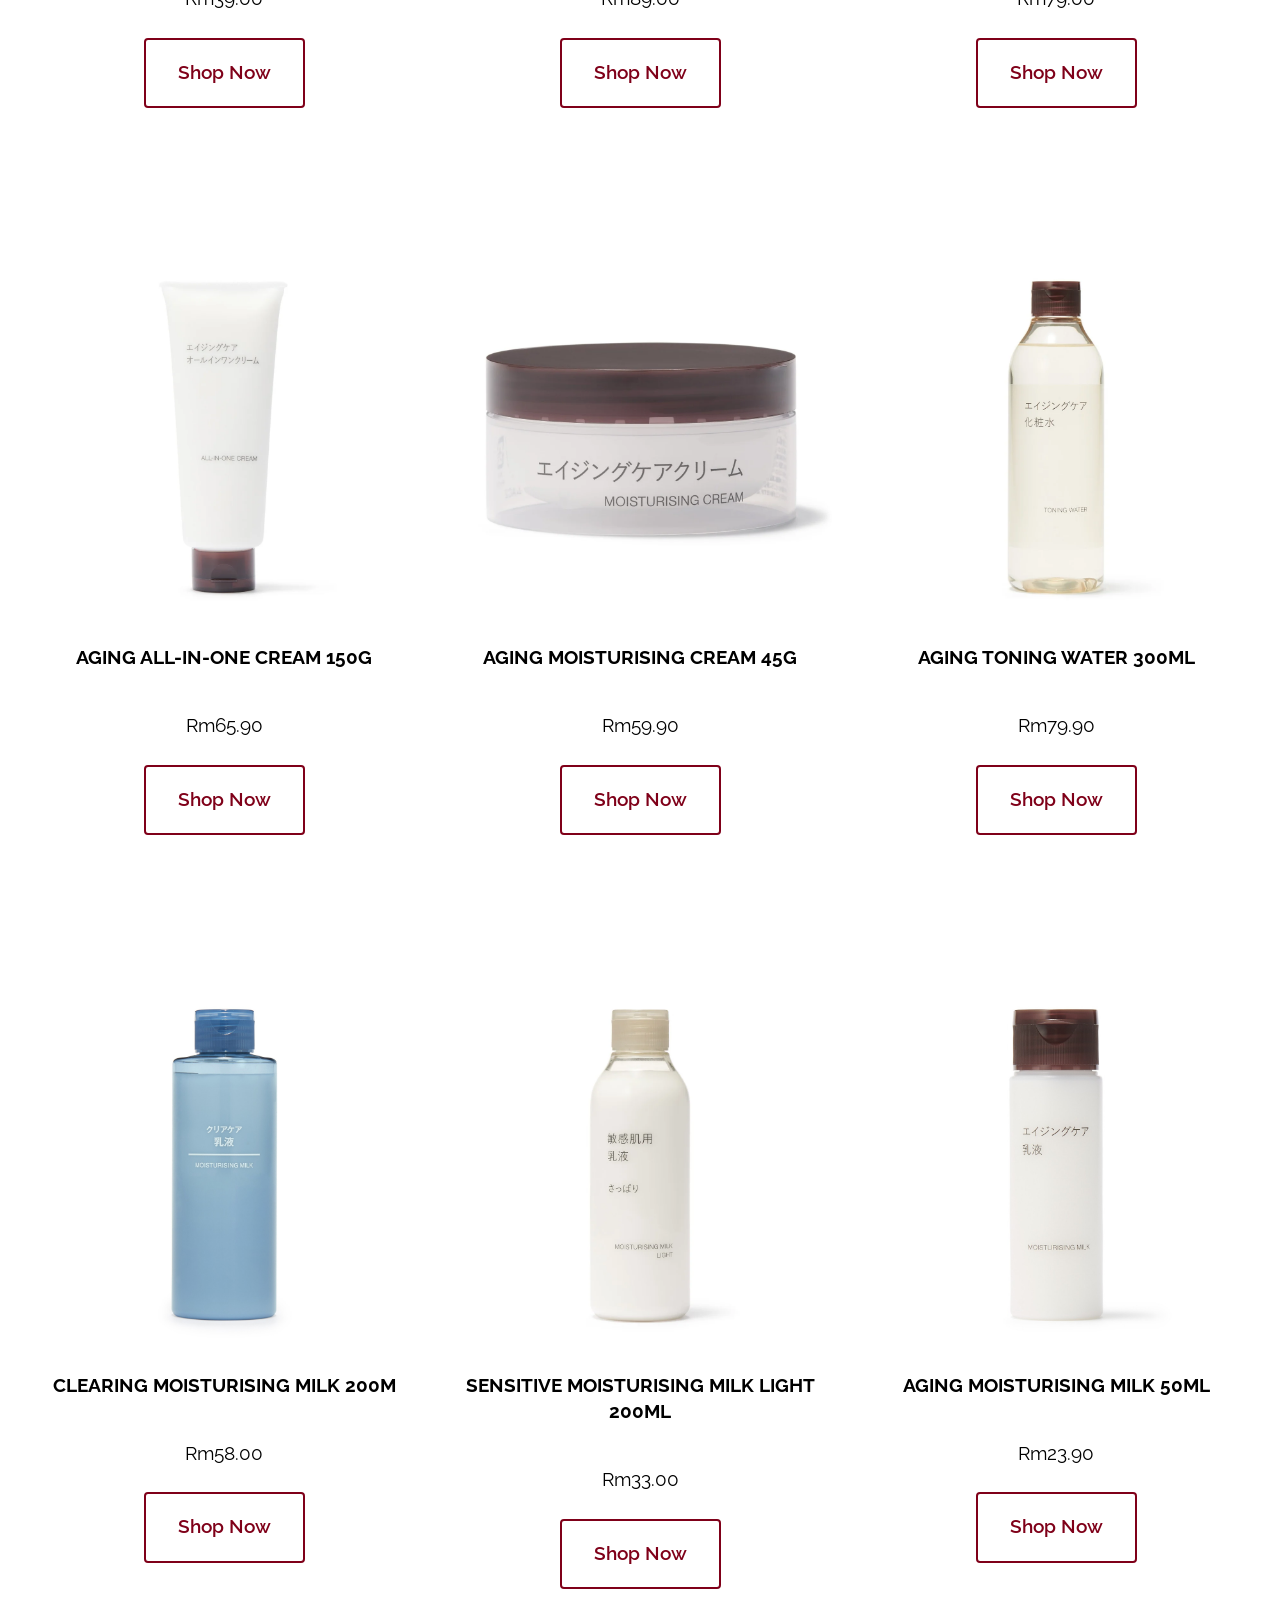
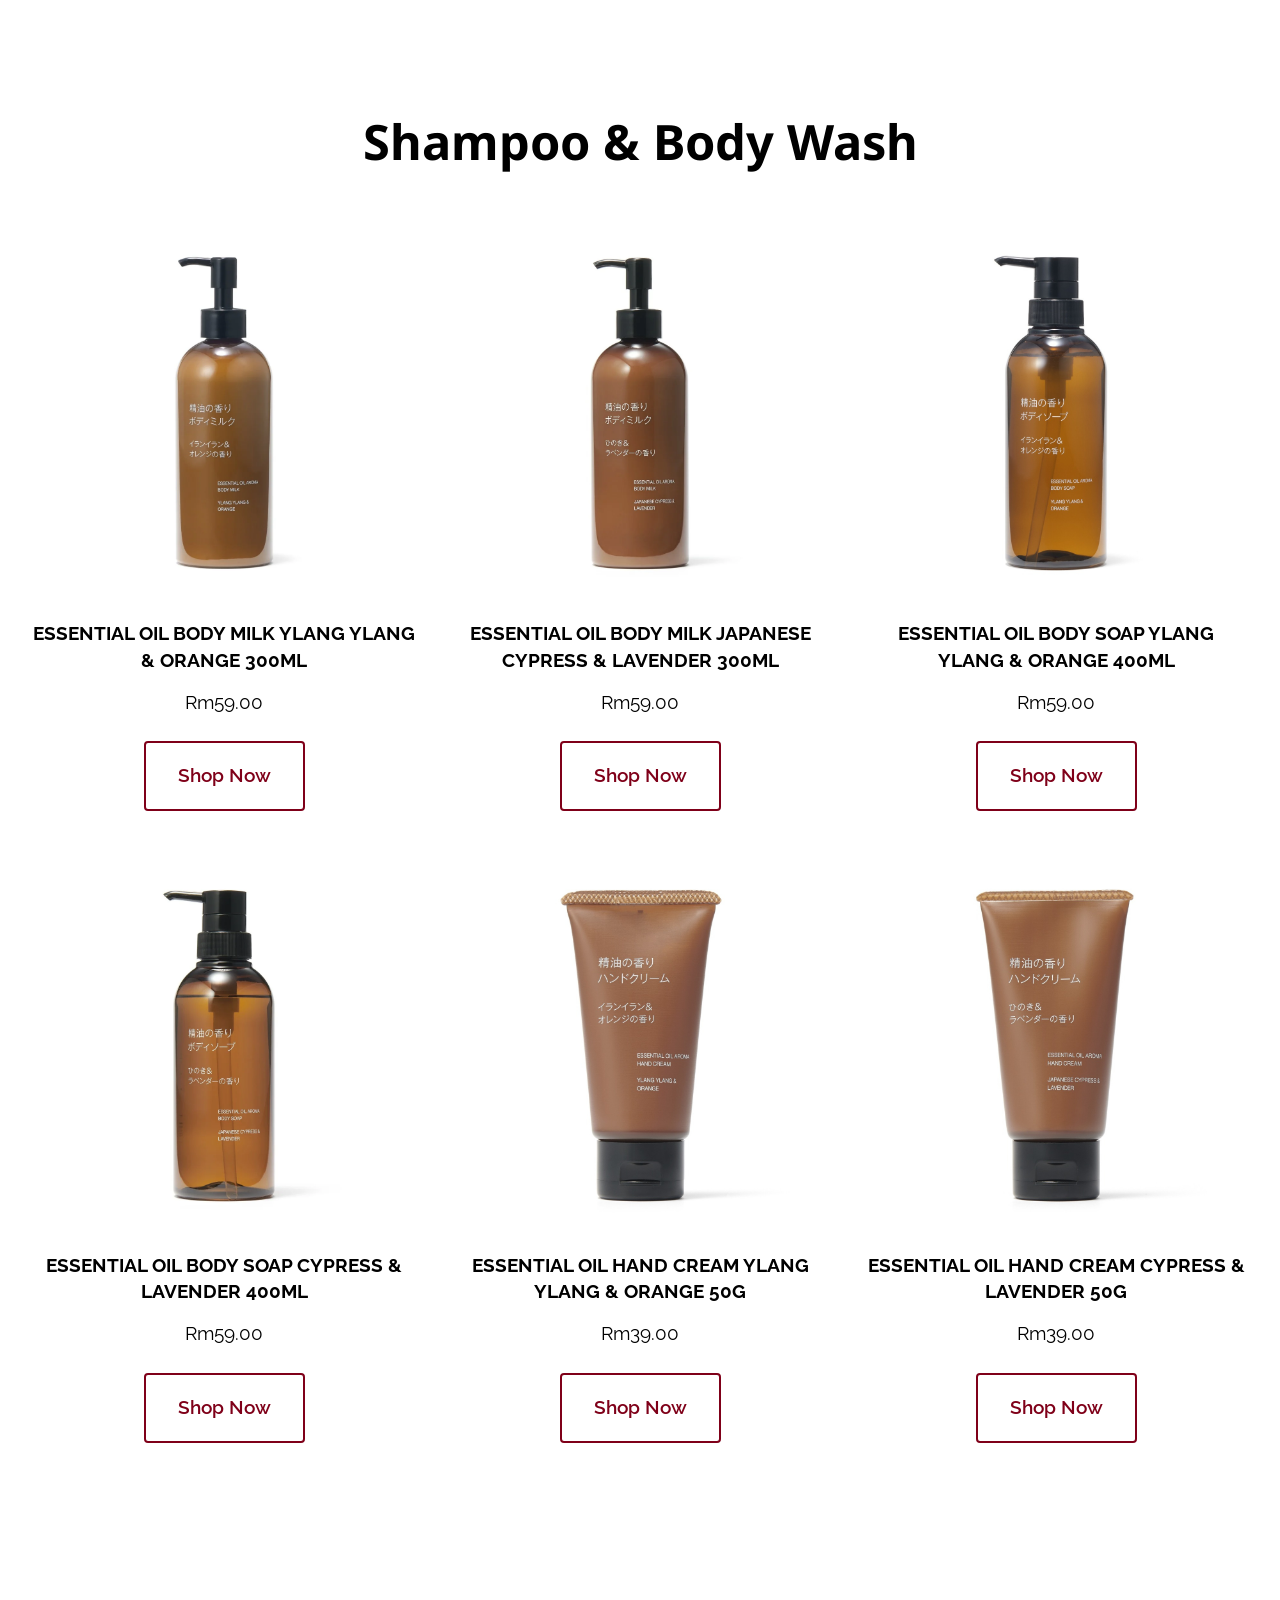
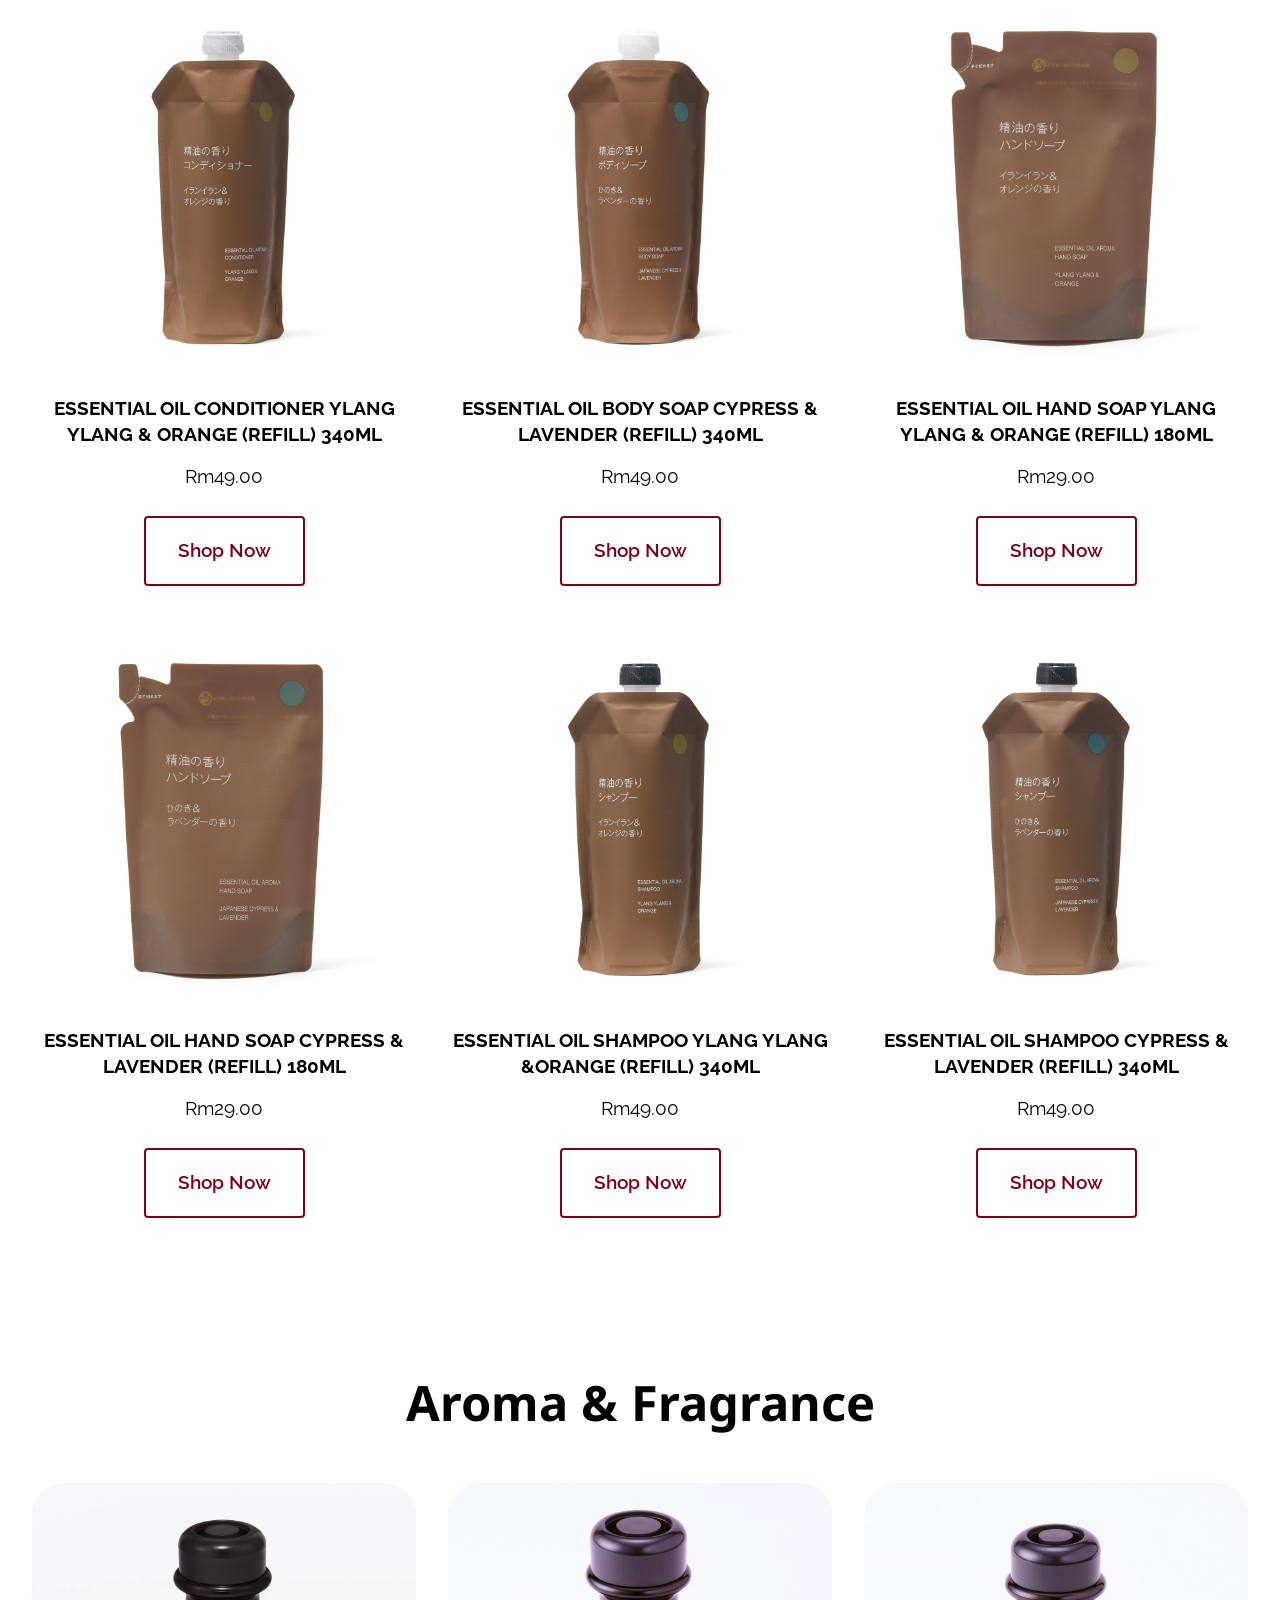
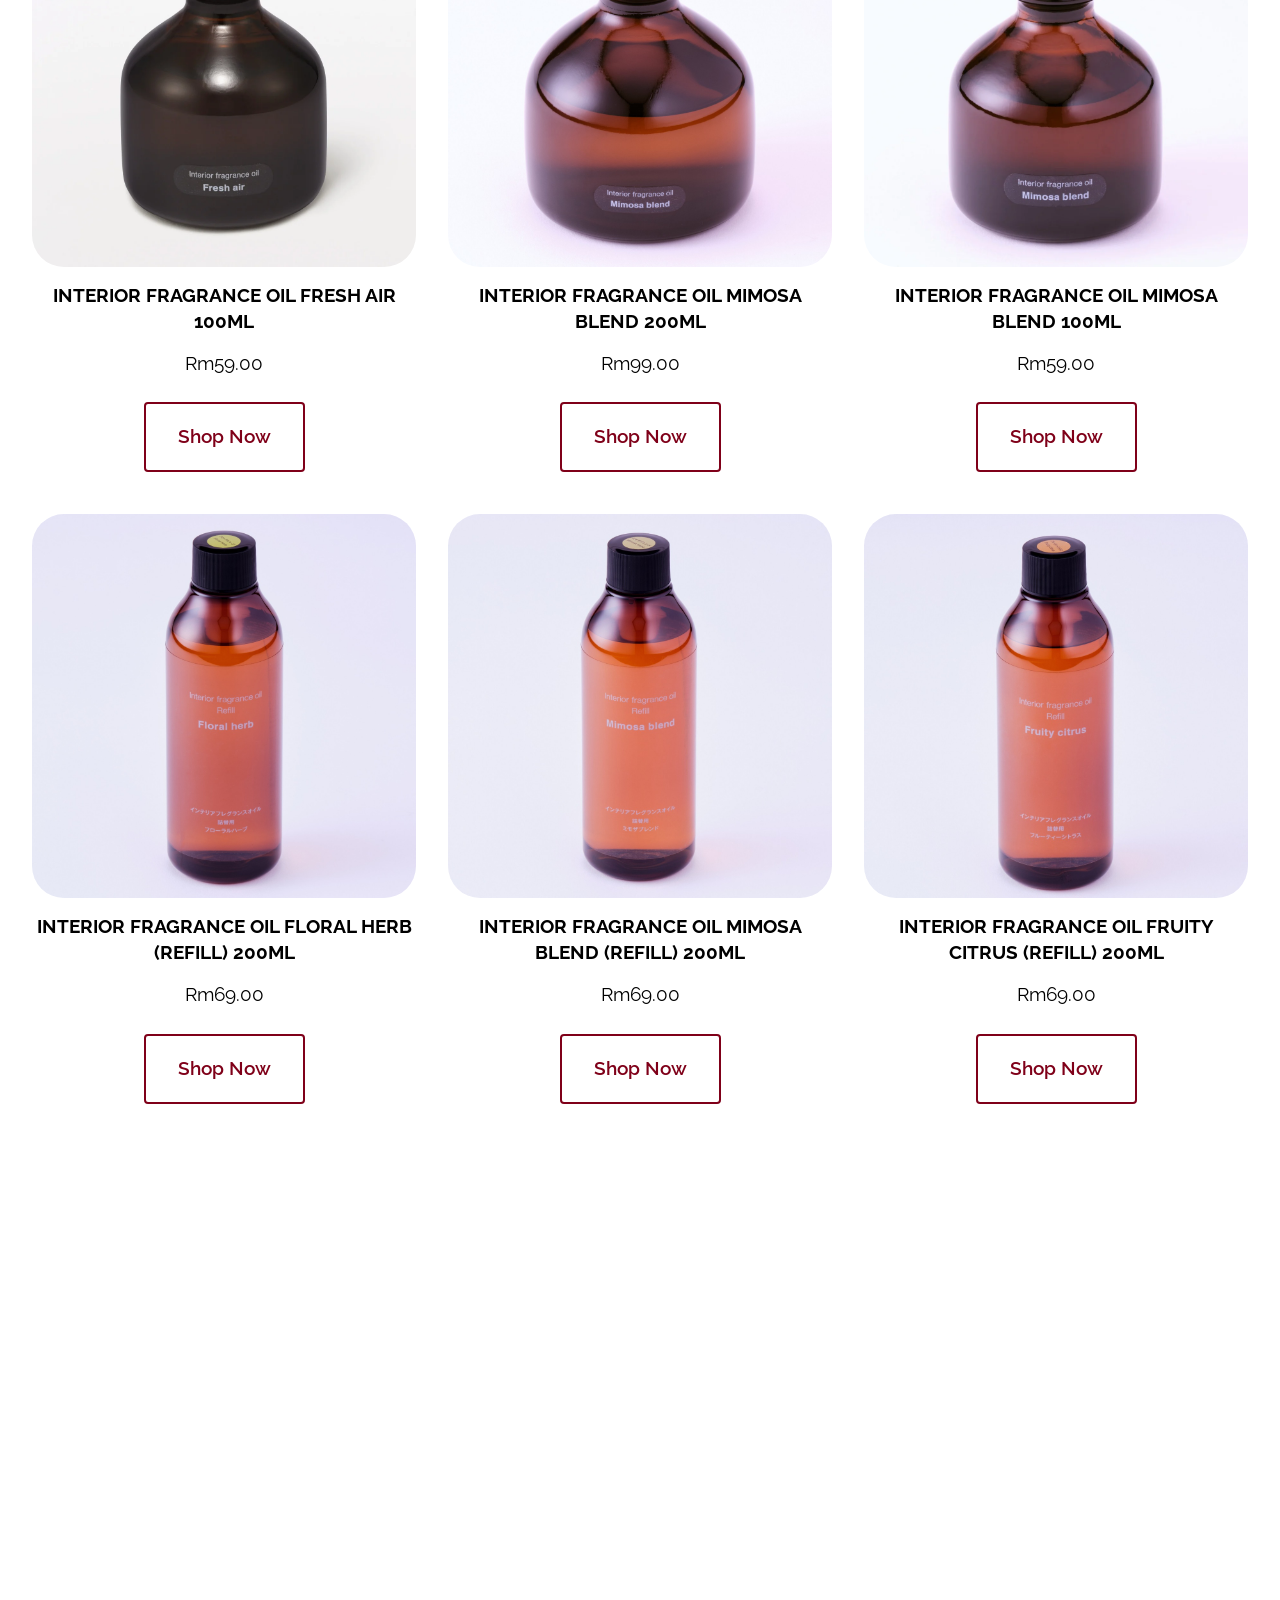
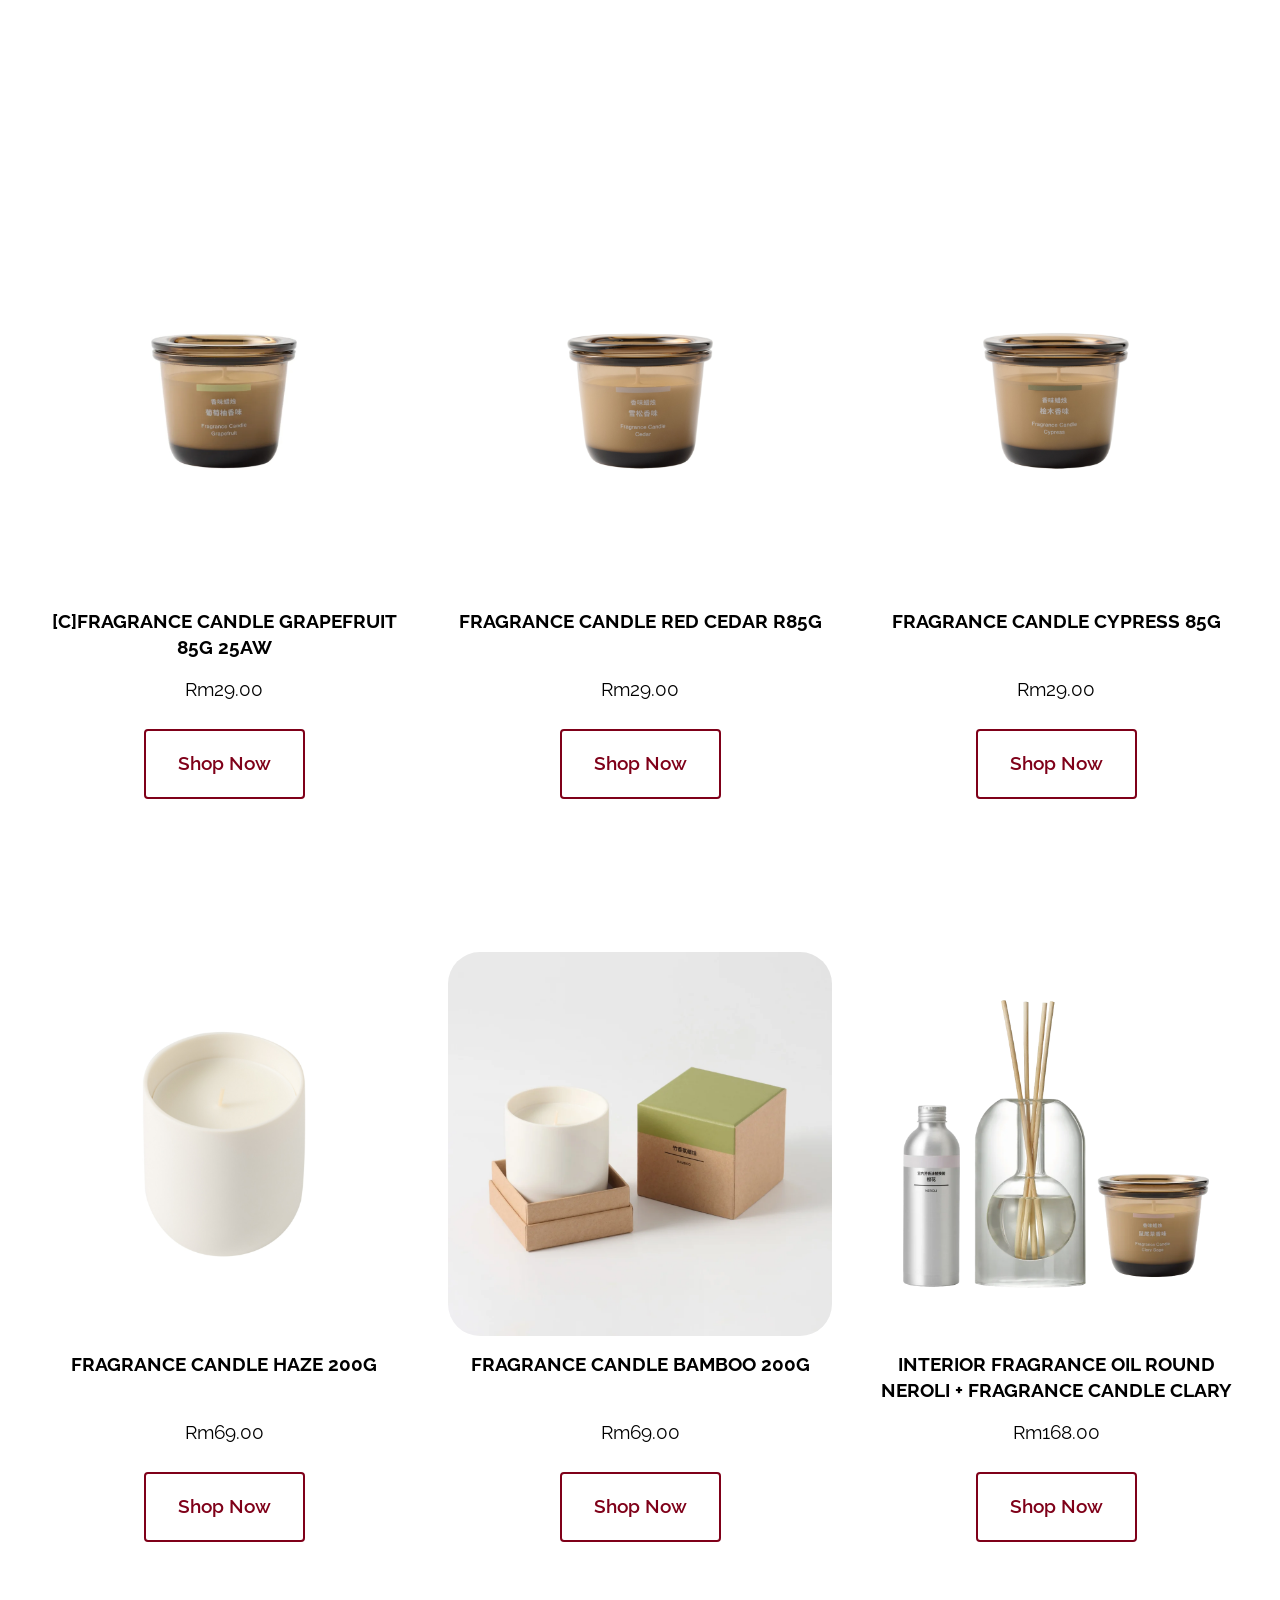
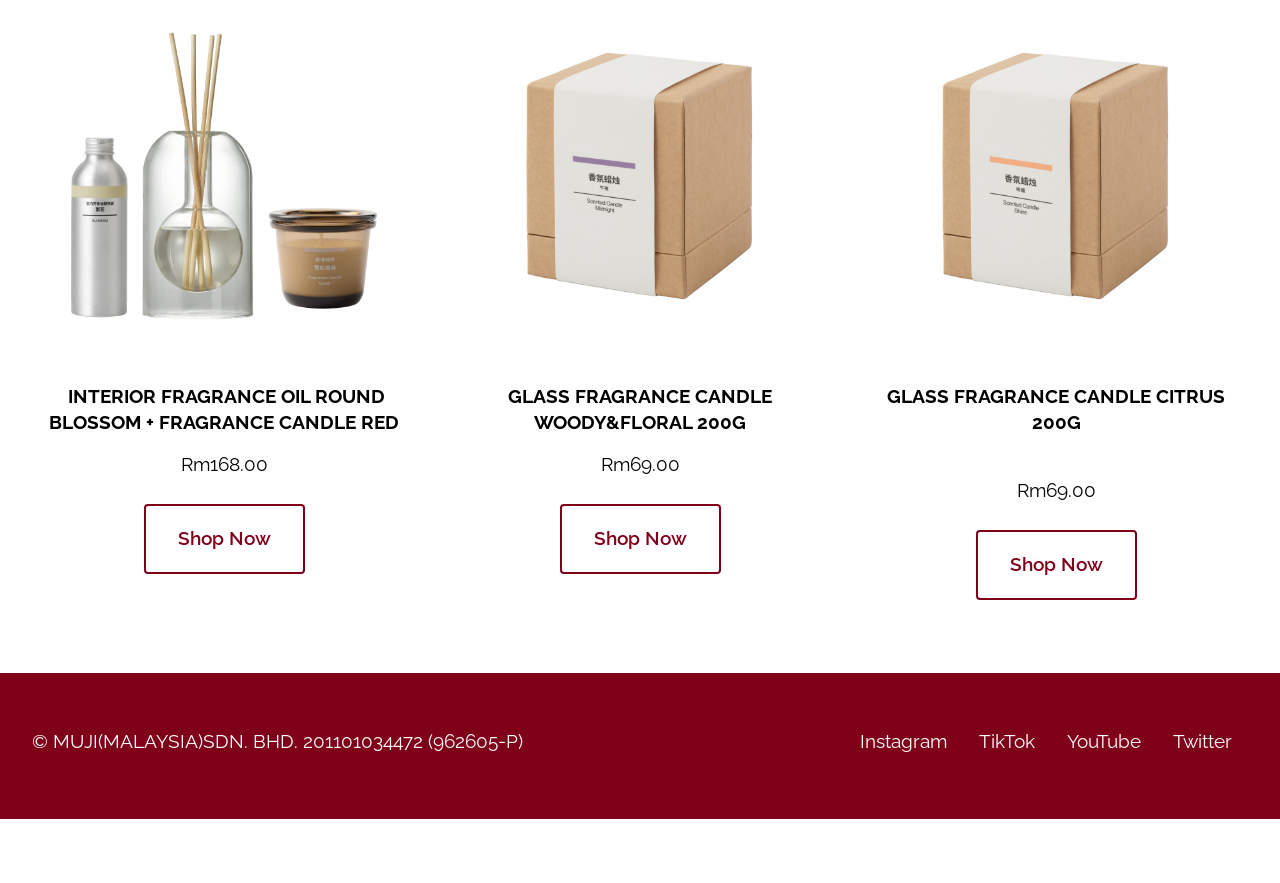
<file: page5.html>
<!DOCTYPE html>
<html  >
<head>
  <!-- Site made with Mobirise Website Builder v6.1.12, https://mobirise.com -->
  <meta charset="UTF-8">
  <meta http-equiv="X-UA-Compatible" content="IE=edge">
  <meta name="generator" content="Mobirise v6.1.12, mobirise.com">
  <meta name="viewport" content="width=device-width, initial-scale=1, minimum-scale=1">
  <link rel="shortcut icon" href="assets/images/muji-logo.png" type="image/x-icon">
  <meta name="description" content="">
  
  
  <title>Health &amp; Beauty</title>
  <link rel="stylesheet" href="assets/web/assets/mobirise-icons2/mobirise2.css">
  <link rel="stylesheet" href="assets/bootstrap/css/bootstrap.min.css">
  <link rel="stylesheet" href="assets/parallax/jarallax.css">
  <link rel="stylesheet" href="assets/animatecss/animate.css">
  <link rel="stylesheet" href="assets/dropdown/css/style.css">
  <link rel="stylesheet" href="assets/theme/css/style.css">
  <link rel="preload" href="https://fonts.googleapis.com/css?family=Inter+Tight:100,200,300,400,500,600,700,800,900,100i,200i,300i,400i,500i,600i,700i,800i,900i&display=swap" as="style" onload="this.onload=null;this.rel='stylesheet'">
  <noscript><link rel="stylesheet" href="https://fonts.googleapis.com/css?family=Inter+Tight:100,200,300,400,500,600,700,800,900,100i,200i,300i,400i,500i,600i,700i,800i,900i&display=swap"></noscript>
  <link rel="preload" href="https://fonts.googleapis.com/css?family=Noto+Sans:100,200,300,400,500,600,700,800,900,100i,200i,300i,400i,500i,600i,700i,800i,900i&display=swap" as="style" onload="this.onload=null;this.rel='stylesheet'">
  <noscript><link rel="stylesheet" href="https://fonts.googleapis.com/css?family=Noto+Sans:100,200,300,400,500,600,700,800,900,100i,200i,300i,400i,500i,600i,700i,800i,900i&display=swap"></noscript>
  <link rel="preload" href="https://fonts.googleapis.com/css?family=Raleway:100,200,300,400,500,600,700,800,900,100i,200i,300i,400i,500i,600i,700i,800i,900i&display=swap" as="style" onload="this.onload=null;this.rel='stylesheet'">
  <noscript><link rel="stylesheet" href="https://fonts.googleapis.com/css?family=Raleway:100,200,300,400,500,600,700,800,900,100i,200i,300i,400i,500i,600i,700i,800i,900i&display=swap"></noscript>
  <link rel="preload" as="style" href="assets/mobirise/css/mbr-additional.css?v=pZsUhS"><link rel="stylesheet" href="assets/mobirise/css/mbr-additional.css?v=pZsUhS" type="text/css">

  
  
  
</head>
<body>
  
  <section data-bs-version="5.1" class="menu menu1 cid-vxhixShymQ" once="menu" id="menu01-2k">
	

	<nav class="navbar navbar-dropdown navbar-fixed-top navbar-expand-lg">
		<div class="container">
			<div class="navbar-brand">
				<span class="navbar-logo">
					<a href="https://mobiri.se">
						<img src="assets/images/muji-logo.png" alt="Mobirise Website Builder" style="height: 5rem;">
					</a>
				</span>
				
			</div>
			<button class="navbar-toggler" type="button" data-toggle="collapse" data-bs-toggle="collapse" data-target="#navbarSupportedContent" data-bs-target="#navbarSupportedContent" aria-controls="navbarNavAltMarkup" aria-expanded="false" aria-label="Toggle navigation">
				<div class="hamburger">
					<span></span>
					<span></span>
					<span></span>
					<span></span>
				</div>
			</button>
			<div class="collapse navbar-collapse" id="navbarSupportedContent">
				<ul class="navbar-nav nav-dropdown nav-right" data-app-modern-menu="true"><li class="nav-item">
						<a class="nav-link link text-black text-primary display-4" href="index.html" aria-expanded="false">Home</a>
					</li><li class="nav-item">
						<a class="nav-link link text-black text-primary display-4" href="page1.html" aria-expanded="false">About us</a>
					</li>
					<li class="nav-item dropdown"><a class="nav-link link text-black dropdown-toggle display-4" href="https://mobiri.se" data-toggle="dropdown-submenu" data-bs-toggle="dropdown" data-bs-auto-close="outside" aria-expanded="false">Menu</a><div class="dropdown-menu" aria-labelledby="dropdown-543"><a class="text-black dropdown-item text-primary display-4" href="page3.html">Clothing</a><a class="text-black dropdown-item text-primary display-4" href="page4.html">Household Goods</a><a class="text-black dropdown-item text-primary display-4" href="page5.html">Health &amp; Beauty</a><a class="text-black dropdown-item text-primary display-4" href="page6.html">Food &amp; Beverages</a><a class="text-black dropdown-item text-primary display-4" href="page8.html">Stationary</a></div></li>
					<li class="nav-item">
						<a class="nav-link link text-black text-primary display-4" href="page2.html">Location</a>
					</li></ul>
				
				
			</div>
		</div>
	</nav>
</section>

<section data-bs-version="5.1" class="header16 cid-vxhixSKD8T mbr-fullscreen mbr-parallax-background" id="header17-2l">
  
  <div class="mbr-overlay" style="opacity: 0.3; background-color: rgb(0, 0, 0);"></div>
  <div class="container-fluid">
    <div class="row">
      <div class="content-wrap col-12 col-md-12">
        <h1 class="mbr-section-title mbr-fonts-style mbr-white mb-4 display-1">
          <strong><br>Health &amp; Beauty</strong></h1>
        
        <p class="mbr-fonts-style mbr-text mbr-white mb-4 display-7">Simple ideas. Thoughtful design. Everyday essentials.</p>
        
      </div>
    </div>
  </div>
</section>

<section data-bs-version="5.1" class="features017 mbr-embla cid-vxhixSS7Tn" id="features017-2m">
	
	
	<div class="position-relative">
		<div class="container-fluid">
			<div class="row justify-content-center">
				<div class="col-12 content-head">
					<div class="mbr-section-head mb-5">
						<h4 class="mbr-section-title mbr-fonts-style align-center mb-0 display-2"><strong>Best Seller</strong></h4>
						
					</div>
				</div>
			</div>
		</div>

		<div class="embla" data-skip-snaps="true" data-align="center" data-contain-scroll="trimSnaps" data-loop="true" data-auto-play-interval="2" data-draggable="true">
			<div class="embla__viewport container-fluid">
				<div class="embla__container">
					
					<div class="embla__slide slider-image item active" style="margin-left: 1rem; margin-right: 1rem;">
						<div class="slide-content">
							<div class="item-img">
								<div class="item-wrapper">
									<img src="assets/images/muji-skincare1.webp" alt="Mobirise Website Builder" title="" data-slide-to="1" data-bs-slide-to="1">
								</div>
							</div>
							<div class="item-content">
								<h5 class="item-title mbr-fonts-style display-5"><strong>FERMENTED BOOSTER SERUM 50ML</strong></h5>
								
								<p class="mbr-text mbr-fonts-style mt-3 display-7">Enhance moisture absorption and skin firmness.</p>
							</div>
							<div class="mbr-section-btn item-footer mt-2"><a href="" class="btn item-btn btn-primary-outline display-7" target="_blank">See Details</a></div>
						</div>
					</div>
					<div class="embla__slide slider-image item" style="margin-left: 1rem; margin-right: 1rem;">
						<div class="slide-content">
							<div class="item-img">
								<div class="item-wrapper">
									<img src="assets/images/muji-skincare2.webp" alt="Mobirise Website Builder" title="" data-slide-to="2" data-bs-slide-to="2">
								</div>
							</div>
							<div class="item-content">
								<h5 class="item-title mbr-fonts-style display-5"><strong>SENSITIVE MOISTURISING CREAM 50G</strong></h5>
								
								<p class="mbr-text mbr-fonts-style mt-3 display-7">Gentle on skin, the MUJI Sensitive Series soothes, hydrates, and cares for delicate skin with simple, effective formulas.</p>
							</div>
							<div class="mbr-section-btn item-footer mt-2"><a href="" class="btn item-btn btn-primary-outline display-7" target="_blank">See Details</a></div>
						</div>
					</div>
					<div class="embla__slide slider-image item" style="margin-left: 1rem; margin-right: 1rem;">
						<div class="slide-content">
							<div class="item-img">
								<div class="item-wrapper">
									<img src="assets/images/muji-skincare3.webp" alt="Mobirise Website Builder" title="" data-slide-to="3" data-bs-slide-to="3">
								</div>
							</div>
							<div class="item-content">
								<h5 class="item-title mbr-fonts-style display-5"><strong>JOJOBA OIL 200 ML</strong></h5>
								
								<p class="mbr-text mbr-fonts-style mt-3 display-7">Natural jojoba oil with a lightweight texture that moisturises and helps maintain the skin’s moisture balance.</p>
							</div>
							<div class="mbr-section-btn item-footer mt-2"><a href="" class="btn item-btn btn-primary-outline display-7" target="_blank">See Details</a></div>
						</div>
					</div>
					<div class="embla__slide slider-image item" style="margin-left: 1rem; margin-right: 1rem;">
						<div class="slide-content">
							<div class="item-img">
								<div class="item-wrapper">
									<img src="assets/images/muji-skincare12.webp" alt="Mobirise Website Builder" title="" data-slide-to="4" data-bs-slide-to="4">
								</div>
							</div>
							<div class="item-content">
								<h5 class="item-title mbr-fonts-style display-5"><strong>INTERIOR FRAGRANCE OIL ROUND NEROLI 200ML + FRAGRANCE CANDLE CLARY</strong></h5>
								
								<p class="mbr-text mbr-fonts-style mt-3 display-7">Fill your space with gentle, calming scents for a relaxing atmosphere.</p>
							</div>
							<div class="mbr-section-btn item-footer mt-2"><a href="" class="btn item-btn btn-primary-outline display-7" target="_blank">See Details</a></div>
						</div>
					</div>
					<div class="embla__slide slider-image item" style="margin-left: 1rem; margin-right: 1rem;">
						<div class="slide-content">
							<div class="item-img">
								<div class="item-wrapper">
									<img src="assets/images/muji-skincare6.jpg" alt="Mobirise Website Builder" title="" data-slide-to="5" data-bs-slide-to="5">
								</div>
							</div>
							<div class="item-content">
								<h5 class="item-title mbr-fonts-style display-5"><strong>AGING MOISTURISING MILK 200ML</strong></h5>
								
								<p class="mbr-text mbr-fonts-style mt-3 display-7">A lightweight moisturising milk made with 100% natural ingredients, created for early signs of ageing and for skin that prefers a light.</p>
							</div>
							<div class="mbr-section-btn item-footer mt-2"><a href="" class="btn item-btn btn-primary-outline display-7" target="_blank">See Details</a></div>
						</div>
					</div><div class="embla__slide slider-image item" style="margin-left: 1rem; margin-right: 1rem;">
						<div class="slide-content">
							<div class="item-img">
								<div class="item-wrapper">
									<img src="assets/images/muji-skincare13.webp" alt="Mobirise Website Builder" title="" data-slide-to="1" data-bs-slide-to="1">
								</div>
							</div>
							<div class="item-content">
								<h5 class="item-title mbr-fonts-style display-5"><strong>ESSENTIAL OIL BODY MILK YLANG YLANG &amp; ORANGE (REFILL) 270ML</strong></h5>
								
								<p class="mbr-text mbr-fonts-style mt-3 display-7">A lightweight body milk made with 100% naturally derived ingredients*, scented with plant-derived essential oils.</p>
							</div>

							<div class="mbr-section-btn item-footer mt-2"><a href="" class="btn item-btn btn-primary-outline display-7" target="_blank">See Detials</a></div>
						</div>
					</div>
					
					
				</div>
			</div>
			<button class="embla__button embla__button--prev">
				<span class="mobi-mbri mobi-mbri-arrow-prev mbr-iconfont" aria-hidden="true"></span>
				<span class="sr-only visually-hidden visually-hidden visually-hidden">Previous</span>
			</button>
			<button class="embla__button embla__button--next">
				<span class="mobi-mbri mobi-mbri-arrow-next mbr-iconfont" aria-hidden="true"></span>
				<span class="sr-only visually-hidden visually-hidden visually-hidden">Next</span>
			</button>
		</div>
	</div>
</section>

<section data-bs-version="5.1" class="features13 start cid-vxhixTeMlv" id="features013-2n">
    

<div class="container-fluid">
  <div class="row justify-content-center">
    <div class="col-12 content-head">
      <div class="mbr-section-head mb-5">
        <h4 class="mbr-section-title mbr-fonts-style align-center mb-0 display-2"><strong>Skincare</strong></h4>
        
      </div>
    </div>
  </div>
  <div class="row mbr-section-content">
    <div class="item features-image col-6 col-md-4 col-lg-4">
      <div class="item-wrapper">
        <div class="item-img">
          <img src="assets/images/muji-skincare8.webp" alt="Mobirise Website Builder" title="" data-slide-to="0" data-bs-slide-to="0">
        </div>
        <div class="item-content align-left mt-3">
          <h5 class="item-title mbr-fonts-style mb-3 display-7"><strong>RICH SERUM NIACINAMIDE 30ML</strong><br><strong><br></strong></h5>
          
          <p class="item-text mbr-fonts-style mb-3 display-7">Rm79.00</p>
        </div>
        <div class="mbr-section-btn item-footer mt-2"><a href="" class="btn item-btn btn-primary-outline display-7">Shop Now</a></div>
      </div>
    </div>
    <div class="item features-image col-6 col-md-4 col-lg-4">
      <div class="item-wrapper">
        <div class="item-img">
          <img src="assets/images/muji-skincare7.webp" alt="Mobirise Website Builder" title="" data-slide-to="1" data-bs-slide-to="1">
        </div>
        <div class="item-content align-left mt-3">
          <h5 class="item-title mbr-fonts-style mb-3 display-7"><strong>RICH SERUM VITAMIN C 30ML</strong><br><strong><br></strong></h5>
          
          <p class="item-text mbr-fonts-style mb-3 display-7">Rm79.00</p>
        </div>
        <div class="mbr-section-btn item-footer mt-2"><a href="" class="btn item-btn btn-primary-outline display-7">Shop Now</a></div>
      </div>
    </div>
    <div class="item features-image col-6 col-md-4 col-lg-4">
      <div class="item-wrapper">
        <div class="item-img">
          <img src="assets/images/muji-skincare5.webp" alt="Mobirise Website Builder" title="" data-slide-to="2" data-bs-slide-to="2">
        </div>
        <div class="item-content align-left mt-3">
          <h5 class="item-title mbr-fonts-style mb-3 display-7"><strong>RICH SERUM RETINOL 30ML</strong><br><strong><br></strong></h5>
          
          <p class="item-text mbr-fonts-style display-7">Rm79.00</p>
        </div>
        <div class="mbr-section-btn item-footer mt-2"><a href="" class="btn item-btn btn-primary-outline display-7">Shop Now</a></div>
      </div>
    </div>
    <div class="item features-image col-6 col-md-4 col-lg-4">
      <div class="item-wrapper">
        <div class="item-img">
          <img src="assets/images/muji-skincare10.webp" alt="Mobirise Website Builder" title="" data-slide-to="3" data-bs-slide-to="3">
        </div>
        <div class="item-content align-left mt-3">
          <h5 class="item-title mbr-fonts-style mb-3 display-7"><strong>JOJOBA OIL 50 ML</strong><br><strong><br></strong></h5>
          
          <p class="item-text mbr-fonts-style display-7">Rm39.00</p>
        </div>
        <div class="mbr-section-btn item-footer mt-2"><a href="" class="btn item-btn btn-primary-outline display-7">Shop Now</a></div>
      </div>
    </div>
    <div class="item features-image col-6 col-md-4 col-lg-4">
      <div class="item-wrapper">
        <div class="item-img">
          <img src="assets/images/muji-skincare3.webp" alt="Mobirise Website Builder" title="" data-slide-to="4" data-bs-slide-to="4">
        </div>
        <div class="item-content align-left mt-3">
          <h5 class="item-title mbr-fonts-style mb-3 display-7"><strong>JOJOBA OIL 200 ML</strong><br><strong><br></strong></h5>
          
          <p class="item-text mbr-fonts-style mb-3 display-7">Rm89.00</p>
        </div>
        <div class="mbr-section-btn item-footer mt-2"><a href="" class="btn item-btn btn-primary-outline display-7">Shop Now</a></div>
      </div>
    </div>
    <div class="item features-image col-6 col-md-4 col-lg-4">
      <div class="item-wrapper">
        <div class="item-img">
          <img src="assets/images/muji-skincare4.jpg" alt="Mobirise Website Builder" title="" data-slide-to="5" data-bs-slide-to="5">
        </div>
        <div class="item-content align-left mt-3">
          <h5 class="item-title mbr-fonts-style mb-3 display-7"><strong>JOJOBA OIL (REFILL) 180 ML</strong><br><strong><br></strong></h5>
          
          <p class="item-text mbr-fonts-style mb-3 display-7">Rm79.00</p>
        </div>
        <div class="mbr-section-btn item-footer mt-2"><a href="" class="btn item-btn btn-primary-outline display-7">Shop Now</a></div>
      </div>
    </div>

  </div>
</div>
</section>

<section data-bs-version="5.1" class="features13 start cid-vxkwlmrTKK" id="features013-3q">
    

<div class="container-fluid">
  <div class="row justify-content-center">
    <div class="col-12 content-head">
      
    </div>
  </div>
  <div class="row mbr-section-content">
    <div class="item features-image col-6 col-md-4 col-lg-4">
      <div class="item-wrapper">
        <div class="item-img">
          <img src="assets/images/muji-skincare14.webp" alt="Mobirise Website Builder" title="" data-slide-to="0" data-bs-slide-to="0">
        </div>
        <div class="item-content align-left mt-3">
          <h5 class="item-title mbr-fonts-style mb-3 display-7"><strong>AGING ALL-IN-ONE CREAM 150G</strong><br><strong><br></strong></h5>
          
          <p class="item-text mbr-fonts-style mb-3 display-7">Rm65.90</p>
        </div>
        <div class="mbr-section-btn item-footer mt-2"><a href="" class="btn item-btn btn-primary-outline display-7">Shop Now</a></div>
      </div>
    </div>
    <div class="item features-image col-6 col-md-4 col-lg-4">
      <div class="item-wrapper">
        <div class="item-img">
          <img src="assets/images/muji-skincare15.webp" alt="Mobirise Website Builder" title="" data-slide-to="1" data-bs-slide-to="1">
        </div>
        <div class="item-content align-left mt-3">
          <h5 class="item-title mbr-fonts-style mb-3 display-7"><strong>AGING MOISTURISING CREAM 45G</strong><br><strong><br></strong></h5>
          
          <p class="item-text mbr-fonts-style mb-3 display-7">Rm59.90</p>
        </div>
        <div class="mbr-section-btn item-footer mt-2"><a href="" class="btn item-btn btn-primary-outline display-7">Shop Now</a></div>
      </div>
    </div>
    <div class="item features-image col-6 col-md-4 col-lg-4">
      <div class="item-wrapper">
        <div class="item-img">
          <img src="assets/images/muji-skincare16.webp" alt="Mobirise Website Builder" title="" data-slide-to="2" data-bs-slide-to="2">
        </div>
        <div class="item-content align-left mt-3">
          <h5 class="item-title mbr-fonts-style mb-3 display-7"><strong>AGING TONING WATER 300ML</strong><br><strong><br></strong></h5>
          
          <p class="item-text mbr-fonts-style display-7">Rm79.90</p>
        </div>
        <div class="mbr-section-btn item-footer mt-2"><a href="" class="btn item-btn btn-primary-outline display-7">Shop Now</a></div>
      </div>
    </div>
    
    
    

  </div>
</div>
</section>

<section data-bs-version="5.1" class="features13 start cid-vxkCxBAtio" id="features013-3t">
    

<div class="container-fluid">
  <div class="row justify-content-center">
    <div class="col-12 content-head">
      
    </div>
  </div>
  <div class="row mbr-section-content">
    <div class="item features-image col-6 col-md-4 col-lg-4">
      <div class="item-wrapper">
        <div class="item-img">
          <img src="assets/images/muji-skincare22.jpg" alt="Mobirise Website Builder" title="" data-slide-to="0" data-bs-slide-to="0">
        </div>
        <div class="item-content align-left mt-3">
          <h5 class="item-title mbr-fonts-style mb-3 display-7"><div><strong>CLEARING MOISTURISING MILK 200M</strong></div><div><strong><br></strong></div></h5>
          
          <p class="item-text mbr-fonts-style mb-3 display-7">Rm58.00</p>
        </div>
        <div class="mbr-section-btn item-footer mt-2"><a href="" class="btn item-btn btn-primary-outline display-7">Shop Now</a></div>
      </div>
    </div>
    <div class="item features-image col-6 col-md-4 col-lg-4">
      <div class="item-wrapper">
        <div class="item-img">
          <img src="assets/images/muji-skincare17.webp" alt="Mobirise Website Builder" title="" data-slide-to="1" data-bs-slide-to="1">
        </div>
        <div class="item-content align-left mt-3">
          <h5 class="item-title mbr-fonts-style mb-3 display-7"><strong>SENSITIVE MOISTURISING MILK LIGHT 200ML</strong><br><strong><br></strong></h5>
          
          <p class="item-text mbr-fonts-style mb-3 display-7">Rm33.00</p>
        </div>
        <div class="mbr-section-btn item-footer mt-2"><a href="" class="btn item-btn btn-primary-outline display-7">Shop Now</a></div>
      </div>
    </div>
    <div class="item features-image col-6 col-md-4 col-lg-4">
      <div class="item-wrapper">
        <div class="item-img">
          <img src="assets/images/muji-skincare18.jpg" alt="Mobirise Website Builder" title="" data-slide-to="2" data-bs-slide-to="2">
        </div>
        <div class="item-content align-left mt-3">
          <h5 class="item-title mbr-fonts-style mb-3 display-7"><strong>AGING MOISTURISING MILK 50ML</strong><br><strong><br></strong></h5>
          
          <p class="item-text mbr-fonts-style display-7">Rm23.90</p>
        </div>
        <div class="mbr-section-btn item-footer mt-2"><a href="" class="btn item-btn btn-primary-outline display-7">Shop Now</a></div>
      </div>
    </div>
    
    
    

  </div>
</div>
</section>

<section data-bs-version="5.1" class="features13 start cid-vxhixTpUp7" id="features013-2o">
    

<div class="container-fluid">
  <div class="row justify-content-center">
    <div class="col-12 content-head">
      <div class="mbr-section-head mb-5">
        <h4 class="mbr-section-title mbr-fonts-style align-center mb-0 display-2"><strong>Shampoo &amp; Body Wash</strong></h4>
        
      </div>
    </div>
  </div>
  <div class="row mbr-section-content">
    <div class="item features-image col-6 col-md-4 col-lg-4">
      <div class="item-wrapper">
        <div class="item-img">
          <img src="assets/images/muji-body1.webp" alt="Mobirise Website Builder" title="" data-slide-to="0" data-bs-slide-to="0">
        </div>
        <div class="item-content align-left mt-3">
          <h5 class="item-title mbr-fonts-style mb-3 display-7"><strong>ESSENTIAL OIL BODY MILK YLANG YLANG &amp; ORANGE 300ML</strong></h5>
          
          <p class="item-text mbr-fonts-style mb-3 display-7">Rm59.00</p>
        </div>
        <div class="mbr-section-btn item-footer mt-2"><a href="" class="btn item-btn btn-primary-outline display-7">Shop Now</a></div>
      </div>
    </div>
    <div class="item features-image col-6 col-md-4 col-lg-4">
      <div class="item-wrapper">
        <div class="item-img">
          <img src="assets/images/muji-body2.webp" alt="Mobirise Website Builder" title="" data-slide-to="1" data-bs-slide-to="1">
        </div>
        <div class="item-content align-left mt-3">
          <h5 class="item-title mbr-fonts-style mb-3 display-7"><strong>ESSENTIAL OIL BODY MILK JAPANESE CYPRESS &amp; LAVENDER 300ML</strong><strong><br></strong></h5>
          
          <p class="item-text mbr-fonts-style mb-3 display-7">Rm59.00</p>
        </div>
        <div class="mbr-section-btn item-footer mt-2"><a href="" class="btn item-btn btn-primary-outline display-7">Shop Now</a></div>
      </div>
    </div>
    <div class="item features-image col-6 col-md-4 col-lg-4">
      <div class="item-wrapper">
        <div class="item-img">
          <img src="assets/images/muji-body3.jpg" alt="Mobirise Website Builder" title="" data-slide-to="2" data-bs-slide-to="2">
        </div>
        <div class="item-content align-left mt-3">
          <h5 class="item-title mbr-fonts-style mb-3 display-7"><strong>ESSENTIAL OIL BODY SOAP YLANG YLANG &amp; ORANGE 400ML</strong><strong><br></strong></h5>
          
          <p class="item-text mbr-fonts-style display-7">Rm59.00</p>
        </div>
        <div class="mbr-section-btn item-footer mt-2"><a href="" class="btn item-btn btn-primary-outline display-7">Shop Now</a></div>
      </div>
    </div>
    <div class="item features-image col-6 col-md-4 col-lg-4">
      <div class="item-wrapper">
        <div class="item-img">
          <img src="assets/images/muji-body4.webp" alt="Mobirise Website Builder" title="" data-slide-to="3" data-bs-slide-to="3">
        </div>
        <div class="item-content align-left mt-3">
          <h5 class="item-title mbr-fonts-style mb-3 display-7"><strong>ESSENTIAL OIL BODY SOAP CYPRESS &amp; LAVENDER 400ML</strong></h5>
          
          <p class="item-text mbr-fonts-style display-7">Rm59.00</p>
        </div>
        <div class="mbr-section-btn item-footer mt-2"><a href="" class="btn item-btn btn-primary-outline display-7">Shop Now</a></div>
      </div>
    </div>
    <div class="item features-image col-6 col-md-4 col-lg-4">
      <div class="item-wrapper">
        <div class="item-img">
          <img src="assets/images/muji-body5.jpg" alt="Mobirise Website Builder" title="" data-slide-to="4" data-bs-slide-to="4">
        </div>
        <div class="item-content align-left mt-3">
          <h5 class="item-title mbr-fonts-style mb-3 display-7"><strong>ESSENTIAL OIL HAND CREAM YLANG YLANG &amp; ORANGE 50G</strong><strong><br></strong></h5>
          
          <p class="item-text mbr-fonts-style mb-3 display-7">Rm39.00</p>
        </div>
        <div class="mbr-section-btn item-footer mt-2"><a href="" class="btn item-btn btn-primary-outline display-7">Shop Now</a></div>
      </div>
    </div>
    <div class="item features-image col-6 col-md-4 col-lg-4">
      <div class="item-wrapper">
        <div class="item-img">
          <img src="assets/images/muji-body6.jpg" alt="Mobirise Website Builder" title="" data-slide-to="5" data-bs-slide-to="5">
        </div>
        <div class="item-content align-left mt-3">
          <h5 class="item-title mbr-fonts-style mb-3 display-7"><strong>ESSENTIAL OIL HAND CREAM CYPRESS &amp; LAVENDER 50G</strong><strong><br></strong></h5>
          
          <p class="item-text mbr-fonts-style mb-3 display-7">Rm39.00</p>
        </div>
        <div class="mbr-section-btn item-footer mt-2"><a href="" class="btn item-btn btn-primary-outline display-7">Shop Now</a></div>
      </div>
    </div>

  </div>
</div>
</section>

<section data-bs-version="5.1" class="features13 start cid-vxkwZ2S2EZ" id="features013-3r">
    

<div class="container-fluid">
  <div class="row justify-content-center">
    <div class="col-12 content-head">
      
    </div>
  </div>
  <div class="row mbr-section-content">
    <div class="item features-image col-6 col-md-4 col-lg-4">
      <div class="item-wrapper">
        <div class="item-img">
          <img src="assets/images/muji-body7.jpg" alt="Mobirise Website Builder" title="" data-slide-to="0" data-bs-slide-to="0">
        </div>
        <div class="item-content align-left mt-3">
          <h5 class="item-title mbr-fonts-style mb-3 display-7"><strong>ESSENTIAL OIL CONDITIONER YLANG YLANG &amp; ORANGE (REFILL) 340ML</strong></h5>
          
          <p class="item-text mbr-fonts-style mb-3 display-7">Rm49.00</p>
        </div>
        <div class="mbr-section-btn item-footer mt-2"><a href="" class="btn item-btn btn-primary-outline display-7">Shop Now</a></div>
      </div>
    </div>
    <div class="item features-image col-6 col-md-4 col-lg-4">
      <div class="item-wrapper">
        <div class="item-img">
          <img src="assets/images/muji-body7.webp" alt="Mobirise Website Builder" title="" data-slide-to="1" data-bs-slide-to="1">
        </div>
        <div class="item-content align-left mt-3">
          <h5 class="item-title mbr-fonts-style mb-3 display-7"><div><strong>ESSENTIAL OIL BODY SOAP CYPRESS &amp; LAVENDER (REFILL) 340ML</strong></div></h5>
          
          <p class="item-text mbr-fonts-style mb-3 display-7">Rm49.00</p>
        </div>
        <div class="mbr-section-btn item-footer mt-2"><a href="" class="btn item-btn btn-primary-outline display-7">Shop Now</a></div>
      </div>
    </div>
    <div class="item features-image col-6 col-md-4 col-lg-4">
      <div class="item-wrapper">
        <div class="item-img">
          <img src="assets/images/muji-body8.jpg" alt="Mobirise Website Builder" title="" data-slide-to="2" data-bs-slide-to="2">
        </div>
        <div class="item-content align-left mt-3">
          <h5 class="item-title mbr-fonts-style mb-3 display-7"><strong>ESSENTIAL OIL HAND SOAP YLANG YLANG &amp; ORANGE (REFILL) 180ML</strong></h5>
          
          <p class="item-text mbr-fonts-style display-7">Rm29.00</p>
        </div>
        <div class="mbr-section-btn item-footer mt-2"><a href="" class="btn item-btn btn-primary-outline display-7">Shop Now</a></div>
      </div>
    </div>
    <div class="item features-image col-6 col-md-4 col-lg-4">
      <div class="item-wrapper">
        <div class="item-img">
          <img src="assets/images/muji-body9.jpg" alt="Mobirise Website Builder" title="" data-slide-to="3" data-bs-slide-to="3">
        </div>
        <div class="item-content align-left mt-3">
          <h5 class="item-title mbr-fonts-style mb-3 display-7"><strong>ESSENTIAL OIL HAND SOAP CYPRESS &amp; LAVENDER (REFILL) 180ML</strong></h5>
          
          <p class="item-text mbr-fonts-style display-7">Rm29.00</p>
        </div>
        <div class="mbr-section-btn item-footer mt-2"><a href="" class="btn item-btn btn-primary-outline display-7">Shop Now</a></div>
      </div>
    </div>
    <div class="item features-image col-6 col-md-4 col-lg-4">
      <div class="item-wrapper">
        <div class="item-img">
          <img src="assets/images/muji-body10.jpg" alt="Mobirise Website Builder" title="" data-slide-to="4" data-bs-slide-to="4">
        </div>
        <div class="item-content align-left mt-3">
          <h5 class="item-title mbr-fonts-style mb-3 display-7"><strong>ESSENTIAL OIL SHAMPOO YLANG YLANG &amp;ORANGE (REFILL) 340ML</strong></h5>
          
          <p class="item-text mbr-fonts-style mb-3 display-7">Rm49.00</p>
        </div>
        <div class="mbr-section-btn item-footer mt-2"><a href="" class="btn item-btn btn-primary-outline display-7">Shop Now</a></div>
      </div>
    </div>
    <div class="item features-image col-6 col-md-4 col-lg-4">
      <div class="item-wrapper">
        <div class="item-img">
          <img src="assets/images/muji-body11.jpg" alt="Mobirise Website Builder" title="" data-slide-to="5" data-bs-slide-to="5">
        </div>
        <div class="item-content align-left mt-3">
          <h5 class="item-title mbr-fonts-style mb-3 display-7"><strong>ESSENTIAL OIL SHAMPOO CYPRESS &amp; LAVENDER (REFILL) 340ML</strong></h5>
          
          <p class="item-text mbr-fonts-style mb-3 display-7">Rm49.00</p>
        </div>
        <div class="mbr-section-btn item-footer mt-2"><a href="" class="btn item-btn btn-primary-outline display-7">Shop Now</a></div>
      </div>
    </div>

  </div>
</div>
</section>

<section data-bs-version="5.1" class="features13 start cid-vxhixTA5og" id="features013-2p">
    

<div class="container-fluid">
  <div class="row justify-content-center">
    <div class="col-12 content-head">
      <div class="mbr-section-head mb-5">
        <h4 class="mbr-section-title mbr-fonts-style align-center mb-0 display-2"><strong>Aroma &amp; Fragrance</strong></h4>
        
      </div>
    </div>
  </div>
  <div class="row mbr-section-content">
    <div class="item features-image col-6 col-md-4 col-lg-4">
      <div class="item-wrapper">
        <div class="item-img">
          <img src="assets/images/muji-aroma1.webp" alt="Mobirise Website Builder" title="" data-slide-to="0" data-bs-slide-to="0">
        </div>
        <div class="item-content align-left mt-3">
          <h5 class="item-title mbr-fonts-style mb-3 display-7"><strong>INTERIOR FRAGRANCE OIL FRESH AIR 100ML</strong><strong><br></strong></h5>
          
          <p class="item-text mbr-fonts-style mb-3 display-7">Rm59.00</p>
        </div>
        <div class="mbr-section-btn item-footer mt-2"><a href="" class="btn item-btn btn-primary-outline display-7">Shop Now</a></div>
      </div>
    </div>
    <div class="item features-image col-6 col-md-4 col-lg-4">
      <div class="item-wrapper">
        <div class="item-img">
          <img src="assets/images/muji-aroma2.jpg" alt="Mobirise Website Builder" title="" data-slide-to="1" data-bs-slide-to="1">
        </div>
        <div class="item-content align-left mt-3">
          <h5 class="item-title mbr-fonts-style mb-3 display-7"><strong>INTERIOR FRAGRANCE OIL MIMOSA BLEND 200ML</strong></h5>
          
          <p class="item-text mbr-fonts-style mb-3 display-7">Rm99.00</p>
        </div>
        <div class="mbr-section-btn item-footer mt-2"><a href="" class="btn item-btn btn-primary-outline display-7">Shop Now</a></div>
      </div>
    </div>
    <div class="item features-image col-6 col-md-4 col-lg-4">
      <div class="item-wrapper">
        <div class="item-img">
          <img src="assets/images/muji-aroma3.webp" alt="Mobirise Website Builder" title="" data-slide-to="2" data-bs-slide-to="2">
        </div>
        <div class="item-content align-left mt-3">
          <h5 class="item-title mbr-fonts-style mb-3 display-7"><strong>I</strong><strong>NTERIOR FRAGRANCE OIL MIMOSA BLEND 100ML</strong><strong><br></strong></h5>
          
          <p class="item-text mbr-fonts-style display-7">Rm59.00</p>
        </div>
        <div class="mbr-section-btn item-footer mt-2"><a href="" class="btn item-btn btn-primary-outline display-7">Shop Now</a></div>
      </div>
    </div>
    <div class="item features-image col-6 col-md-4 col-lg-4">
      <div class="item-wrapper">
        <div class="item-img">
          <img src="assets/images/muji-aroma4.jpg" alt="Mobirise Website Builder" title="" data-slide-to="3" data-bs-slide-to="3">
        </div>
        <div class="item-content align-left mt-3">
          <h5 class="item-title mbr-fonts-style mb-3 display-7"><strong>INTERIOR FRAGRANCE OIL FLORAL HERB (REFILL) 200ML</strong><strong><br></strong></h5>
          
          <p class="item-text mbr-fonts-style display-7">Rm69.00</p>
        </div>
        <div class="mbr-section-btn item-footer mt-2"><a href="" class="btn item-btn btn-primary-outline display-7">Shop Now</a></div>
      </div>
    </div>
    <div class="item features-image col-6 col-md-4 col-lg-4">
      <div class="item-wrapper">
        <div class="item-img">
          <img src="assets/images/muji-aroma5.jpg" alt="Mobirise Website Builder" title="" data-slide-to="4" data-bs-slide-to="4">
        </div>
        <div class="item-content align-left mt-3">
          <h5 class="item-title mbr-fonts-style mb-3 display-7"><strong>INTERIOR FRAGRANCE OIL MIMOSA BLEND (REFILL) 200ML</strong><strong><br></strong></h5>
          
          <p class="item-text mbr-fonts-style mb-3 display-7">Rm69.00</p>
        </div>
        <div class="mbr-section-btn item-footer mt-2"><a href="" class="btn item-btn btn-primary-outline display-7">Shop Now</a></div>
      </div>
    </div>
    <div class="item features-image col-6 col-md-4 col-lg-4">
      <div class="item-wrapper">
        <div class="item-img">
          <img src="assets/images/muji-aroma6.jpg" alt="Mobirise Website Builder" title="" data-slide-to="5" data-bs-slide-to="5">
        </div>
        <div class="item-content align-left mt-3">
          <h5 class="item-title mbr-fonts-style mb-3 display-7"><strong>INTERIOR FRAGRANCE OIL FRUITY CITRUS (REFILL) 200ML</strong></h5>
          
          <p class="item-text mbr-fonts-style mb-3 display-7">Rm69.00</p>
        </div>
        <div class="mbr-section-btn item-footer mt-2"><a href="" class="btn item-btn btn-primary-outline display-7">Shop Now</a></div>
      </div>
    </div>

  </div>
</div>
</section>

<section data-bs-version="5.1" class="features13 start cid-vxhixTNYj0" id="features013-2q">
    

<div class="container-fluid">
  <div class="row justify-content-center">
    <div class="col-12 content-head">
      
    </div>
  </div>
  <div class="row mbr-section-content">
    <div class="item features-image col-6 col-md-4 col-lg-4">
      <div class="item-wrapper">
        <div class="item-img">
          <img src="assets/images/muji-aroma7.jpg" alt="Mobirise Website Builder" title="" data-slide-to="0" data-bs-slide-to="0">
        </div>
        <div class="item-content align-left mt-3">
          <h5 class="item-title mbr-fonts-style mb-3 display-7"><strong>FRAGRANCE CANDLE PASSION FRUIT 85G</strong><strong><br></strong><strong><br></strong></h5>
          
          <p class="item-text mbr-fonts-style mb-3 display-7">Rm29.00</p>
        </div>
        <div class="mbr-section-btn item-footer mt-2"><a href="" class="btn item-btn btn-primary-outline display-7">Shop Now</a></div>
      </div>
    </div>
    <div class="item features-image col-6 col-md-4 col-lg-4">
      <div class="item-wrapper">
        <div class="item-img">
          <img src="assets/images/muji-aroma8.jpg" alt="Mobirise Website Builder" title="" data-slide-to="1" data-bs-slide-to="1">
        </div>
        <div class="item-content align-left mt-3">
          <h5 class="item-title mbr-fonts-style mb-3 display-7"><strong>FRAGRANCE CANDLE CLARY SAGE 85G</strong><br><strong><br></strong></h5>
          
          <p class="item-text mbr-fonts-style mb-3 display-7">Rm29.00</p>
        </div>
        <div class="mbr-section-btn item-footer mt-2"><a href="" class="btn item-btn btn-primary-outline display-7">Shop Now</a></div>
      </div>
    </div>
    <div class="item features-image col-6 col-md-4 col-lg-4">
      <div class="item-wrapper">
        <div class="item-img">
          <img src="assets/images/muji-aroma9.jpg" alt="Mobirise Website Builder" title="" data-slide-to="2" data-bs-slide-to="2">
        </div>
        <div class="item-content align-left mt-3">
          <h5 class="item-title mbr-fonts-style mb-3 display-7"><strong>FRAGRANCE CANDLE BASIL 85G</strong><br><strong><br></strong></h5>
          
          <p class="item-text mbr-fonts-style display-7">Rm29.00</p>
        </div>
        <div class="mbr-section-btn item-footer mt-2"><a href="" class="btn item-btn btn-primary-outline display-7">Shop Now</a></div>
      </div>
    </div>
    <div class="item features-image col-6 col-md-4 col-lg-4">
      <div class="item-wrapper">
        <div class="item-img">
          <img src="assets/images/muji-aroma10.webp" alt="Mobirise Website Builder" title="" data-slide-to="3" data-bs-slide-to="3">
        </div>
        <div class="item-content align-left mt-3">
          <h5 class="item-title mbr-fonts-style mb-3 display-7"><strong>[C]FRAGRANCE CANDLE GRAPEFRUIT 85G 25AW</strong></h5>
          
          <p class="item-text mbr-fonts-style display-7">Rm29.00</p>
        </div>
        <div class="mbr-section-btn item-footer mt-2"><a href="" class="btn item-btn btn-primary-outline display-7">Shop Now</a></div>
      </div>
    </div>
    <div class="item features-image col-6 col-md-4 col-lg-4">
      <div class="item-wrapper">
        <div class="item-img">
          <img src="assets/images/muji-aroma12.jpg" alt="Mobirise Website Builder" title="" data-slide-to="4" data-bs-slide-to="4">
        </div>
        <div class="item-content align-left mt-3">
          <h5 class="item-title mbr-fonts-style mb-3 display-7"><strong>FRAGRANCE CANDLE RED CEDAR R85G</strong><br><strong><br></strong></h5>
          
          <p class="item-text mbr-fonts-style mb-3 display-7">Rm29.00</p>
        </div>
        <div class="mbr-section-btn item-footer mt-2"><a href="" class="btn item-btn btn-primary-outline display-7">Shop Now</a></div>
      </div>
    </div>
    <div class="item features-image col-6 col-md-4 col-lg-4">
      <div class="item-wrapper">
        <div class="item-img">
          <img src="assets/images/muji-aroma11.jpg" alt="Mobirise Website Builder" title="" data-slide-to="5" data-bs-slide-to="5">
        </div>
        <div class="item-content align-left mt-3">
          <h5 class="item-title mbr-fonts-style mb-3 display-7"><strong>FRAGRANCE CANDLE CYPRESS 85G</strong><br><strong><br></strong></h5>
          
          <p class="item-text mbr-fonts-style mb-3 display-7">Rm29.00</p>
        </div>
        <div class="mbr-section-btn item-footer mt-2"><a href="" class="btn item-btn btn-primary-outline display-7">Shop Now</a></div>
      </div>
    </div>

  </div>
</div>
</section>

<section data-bs-version="5.1" class="features13 start cid-vxkAivLQGM" id="features013-3s">
    

<div class="container-fluid">
  <div class="row justify-content-center">
    <div class="col-12 content-head">
      
    </div>
  </div>
  <div class="row mbr-section-content">
    <div class="item features-image col-6 col-md-4 col-lg-4">
      <div class="item-wrapper">
        <div class="item-img">
          <img src="assets/images/muji-aroma13.jpg" alt="Mobirise Website Builder" title="" data-slide-to="0" data-bs-slide-to="0">
        </div>
        <div class="item-content align-left mt-3">
          <h5 class="item-title mbr-fonts-style mb-3 display-7"><strong>FRAGRANCE CANDLE HAZE 200G</strong><br><strong><br></strong></h5>
          
          <p class="item-text mbr-fonts-style mb-3 display-7">Rm69.00</p>
        </div>
        <div class="mbr-section-btn item-footer mt-2"><a href="" class="btn item-btn btn-primary-outline display-7">Shop Now</a></div>
      </div>
    </div>
    <div class="item features-image col-6 col-md-4 col-lg-4">
      <div class="item-wrapper">
        <div class="item-img">
          <img src="assets/images/muji-aroma13.webp" alt="Mobirise Website Builder" title="" data-slide-to="1" data-bs-slide-to="1">
        </div>
        <div class="item-content align-left mt-3">
          <h5 class="item-title mbr-fonts-style mb-3 display-7"><strong>FRAGRANCE CANDLE BAMBOO 200G</strong><br><strong><br></strong></h5>
          
          <p class="item-text mbr-fonts-style mb-3 display-7">Rm69.00</p>
        </div>
        <div class="mbr-section-btn item-footer mt-2"><a href="" class="btn item-btn btn-primary-outline display-7">Shop Now</a></div>
      </div>
    </div>
    <div class="item features-image col-6 col-md-4 col-lg-4">
      <div class="item-wrapper">
        <div class="item-img">
          <img src="assets/images/muji-skincare12.webp" alt="Mobirise Website Builder" title="" data-slide-to="2" data-bs-slide-to="2">
        </div>
        <div class="item-content align-left mt-3">
          <h5 class="item-title mbr-fonts-style mb-3 display-7"><strong>INTERIOR FRAGRANCE OIL ROUND NEROLI + FRAGRANCE CANDLE CLARY</strong><strong><br></strong></h5>
          
          <p class="item-text mbr-fonts-style display-7">Rm168.00</p>
        </div>
        <div class="mbr-section-btn item-footer mt-2"><a href="" class="btn item-btn btn-primary-outline display-7">Shop Now</a></div>
      </div>
    </div>
    <div class="item features-image col-6 col-md-4 col-lg-4">
      <div class="item-wrapper">
        <div class="item-img">
          <img src="assets/images/muji-aroma15.webp" alt="Mobirise Website Builder" title="" data-slide-to="3" data-bs-slide-to="3">
        </div>
        <div class="item-content align-left mt-3">
          <h5 class="item-title mbr-fonts-style mb-3 display-7"><strong>&nbsp;INTERIOR FRAGRANCE OIL ROUND BLOSSOM + FRAGRANCE CANDLE RED</strong></h5>
          
          <p class="item-text mbr-fonts-style display-7">Rm168.00</p>
        </div>
        <div class="mbr-section-btn item-footer mt-2"><a href="" class="btn item-btn btn-primary-outline display-7">Shop Now</a></div>
      </div>
    </div>
    <div class="item features-image col-6 col-md-4 col-lg-4">
      <div class="item-wrapper">
        <div class="item-img">
          <img src="assets/images/muji-aroma16.jpg" alt="Mobirise Website Builder" title="" data-slide-to="4" data-bs-slide-to="4">
        </div>
        <div class="item-content align-left mt-3">
          <h5 class="item-title mbr-fonts-style mb-3 display-7"><strong>GLASS FRAGRANCE CANDLE WOODY&amp;FLORAL 200G</strong><strong><br></strong></h5>
          
          <p class="item-text mbr-fonts-style mb-3 display-7">Rm69.00</p>
        </div>
        <div class="mbr-section-btn item-footer mt-2"><a href="" class="btn item-btn btn-primary-outline display-7">Shop Now</a></div>
      </div>
    </div>
    <div class="item features-image col-6 col-md-4 col-lg-4">
      <div class="item-wrapper">
        <div class="item-img">
          <img src="assets/images/muji-aroma17.jpg" alt="Mobirise Website Builder" title="" data-slide-to="5" data-bs-slide-to="5">
        </div>
        <div class="item-content align-left mt-3">
          <h5 class="item-title mbr-fonts-style mb-3 display-7"><strong>GLASS FRAGRANCE CANDLE CITRUS 200G</strong><strong><br></strong><strong><br></strong></h5>
          
          <p class="item-text mbr-fonts-style mb-3 display-7">Rm69.00</p>
        </div>
        <div class="mbr-section-btn item-footer mt-2"><a href="" class="btn item-btn btn-primary-outline display-7">Shop Now</a></div>
      </div>
    </div>

  </div>
</div>
</section>

<section data-bs-version="5.1" class="footer2 cid-vxhoUrJVp9" once="footers" id="footer02-3p">
    

    
    

    <div class="container">
        <div class="row">
            <div class="col-12 col-lg-6 center mt-2 mb-3">
                <p class="mbr-fonts-style copyright mb-0 display-7">© MUJI(MALAYSIA)SDN. BHD. 201101034472 (962605-P)</p>
            </div>
            <div class="col-12 col-lg-6 center">
                <div class="row-links mt-2 mb-3">
                    <ul class="row-links-soc">
                        
                        
                        
                        
                    <li class="row-links-soc-item mbr-fonts-style display-7">
                            <a href="#https://www.instagram.com/mujimy?utm_source=ig_web_button_share_sheet&stkn=ZDNlZDc0MzIxNw==" class="text-secondary text-primary">Instagram</a>
                        </li><li class="row-links-soc-item mbr-fonts-style display-7">
                            <a href="#https://www.tiktok.com/@mujimalaysia?is_from_webapp=1&sender_device=pc" class="text-secondary text-primary">TikTok</a>
                        </li><li class="row-links-soc-item mbr-fonts-style display-7">
                            <a href="#https://youtube.com/@mujiglobal?si=DFL3zHbhrEBmJfvU" class="text-secondary text-primary">YouTube</a>
                        </li><li class="row-links-soc-item mbr-fonts-style display-7">
                            <a href="#" class="text-secondary">Twitter</a>
                        </li></ul>
                </div>
            </div>
        </div>
    </div>
</section><section class="display-7" style="padding: 0;align-items: center;justify-content: center;flex-wrap: wrap;    align-content: center;display: flex;position: relative;height: 4rem;"><a href="https://mobiri.se/4391382" style="flex: 1 1;height: 4rem;position: absolute;width: 100%;z-index: 1;"><img alt="" style="height: 4rem;" src="[data-uri]"></a><p style="margin: 0;text-align: center;" class="display-7">&#8204;</p><a style="z-index:1" href="https://mobirise.com/offline-website-builder.html">Offline Website Creator</a></section><script src="assets/bootstrap/js/bootstrap.bundle.min.js"></script>  <script src="assets/parallax/jarallax.js"></script>  <script src="assets/smoothscroll/smooth-scroll.js"></script>  <script src="assets/ytplayer/index.js"></script>  <script src="assets/dropdown/js/navbar-dropdown.js"></script>  <script src="assets/embla/embla.min.js"></script>  <script src="assets/embla/script.js"></script>  <script src="assets/theme/js/script.js"></script>  
  
  
 <div id="scrollToTop" class="scrollToTop mbr-arrow-up"><a style="text-align: center;"><i class="mbr-arrow-up-icon mbr-arrow-up-icon-cm cm-icon cm-icon-smallarrow-up"></i></a></div>
    <input name="animation" type="hidden">
  </body>
</html>
</file>
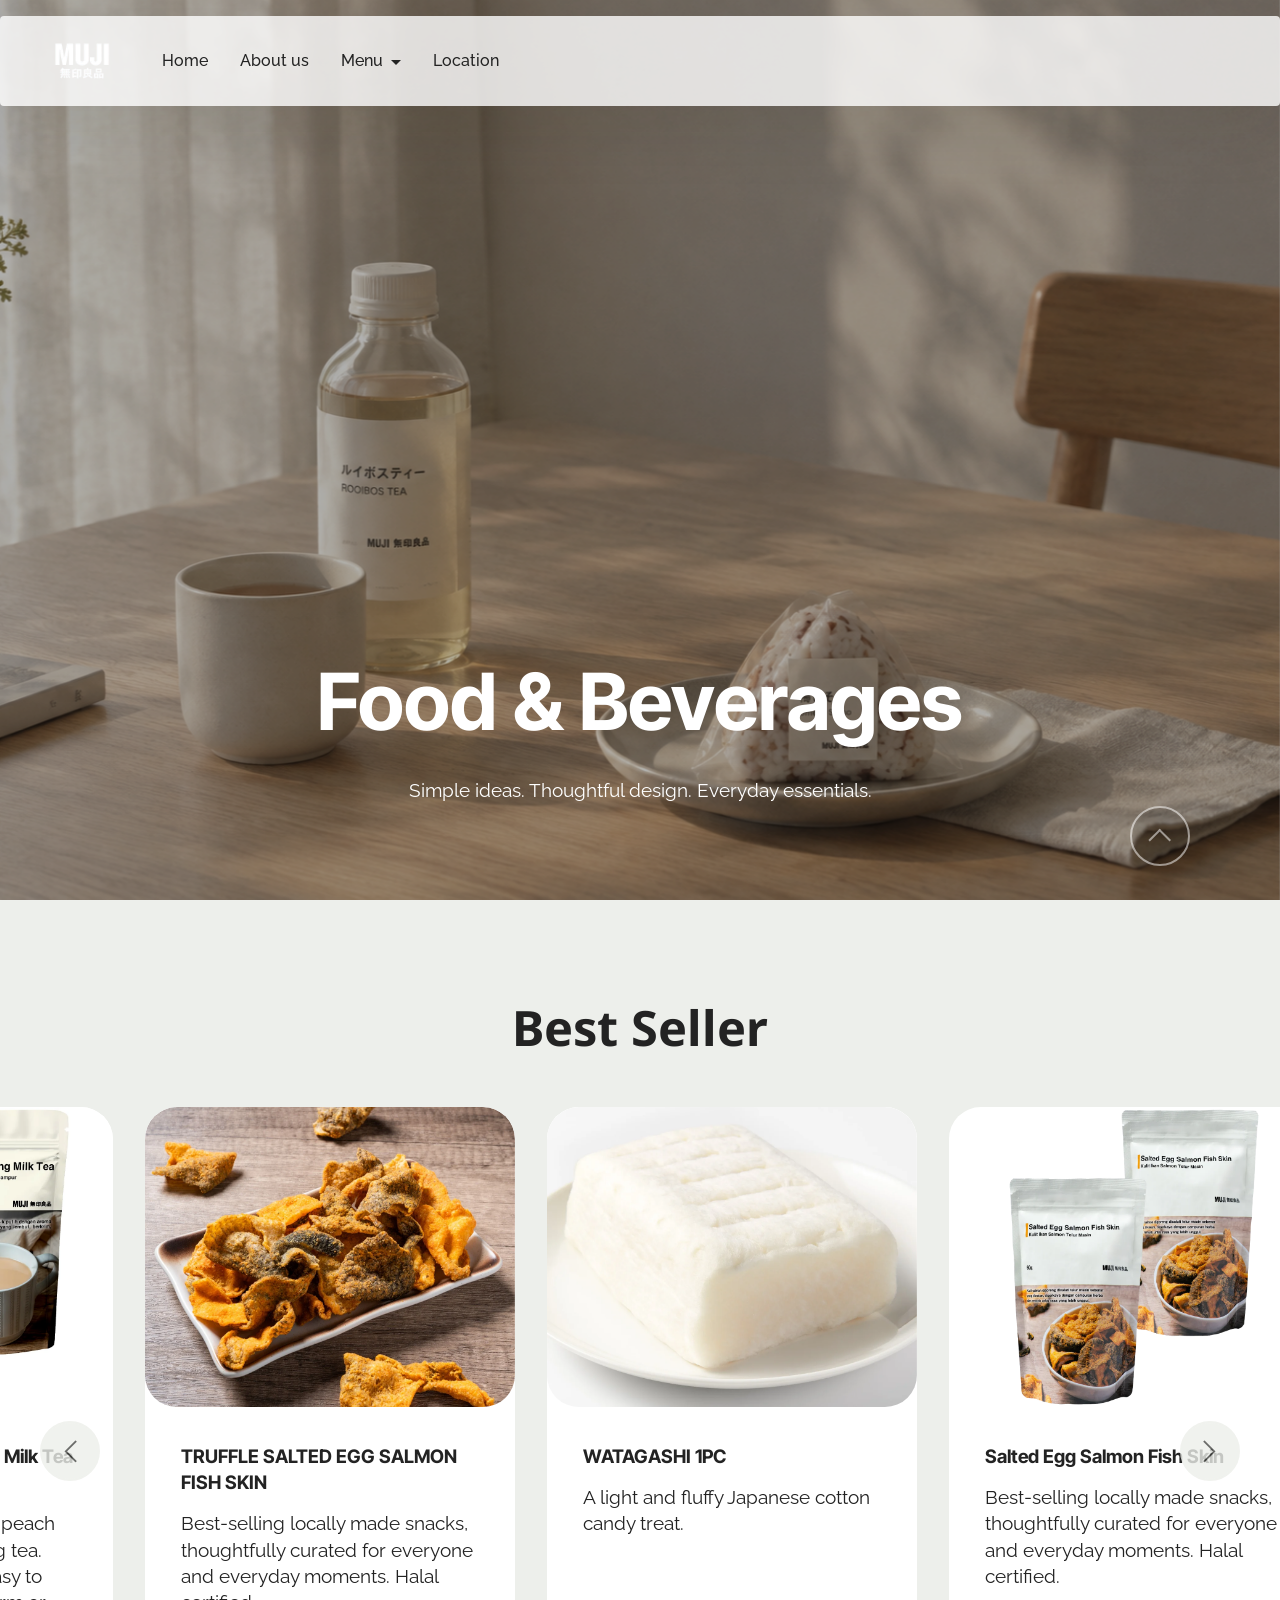
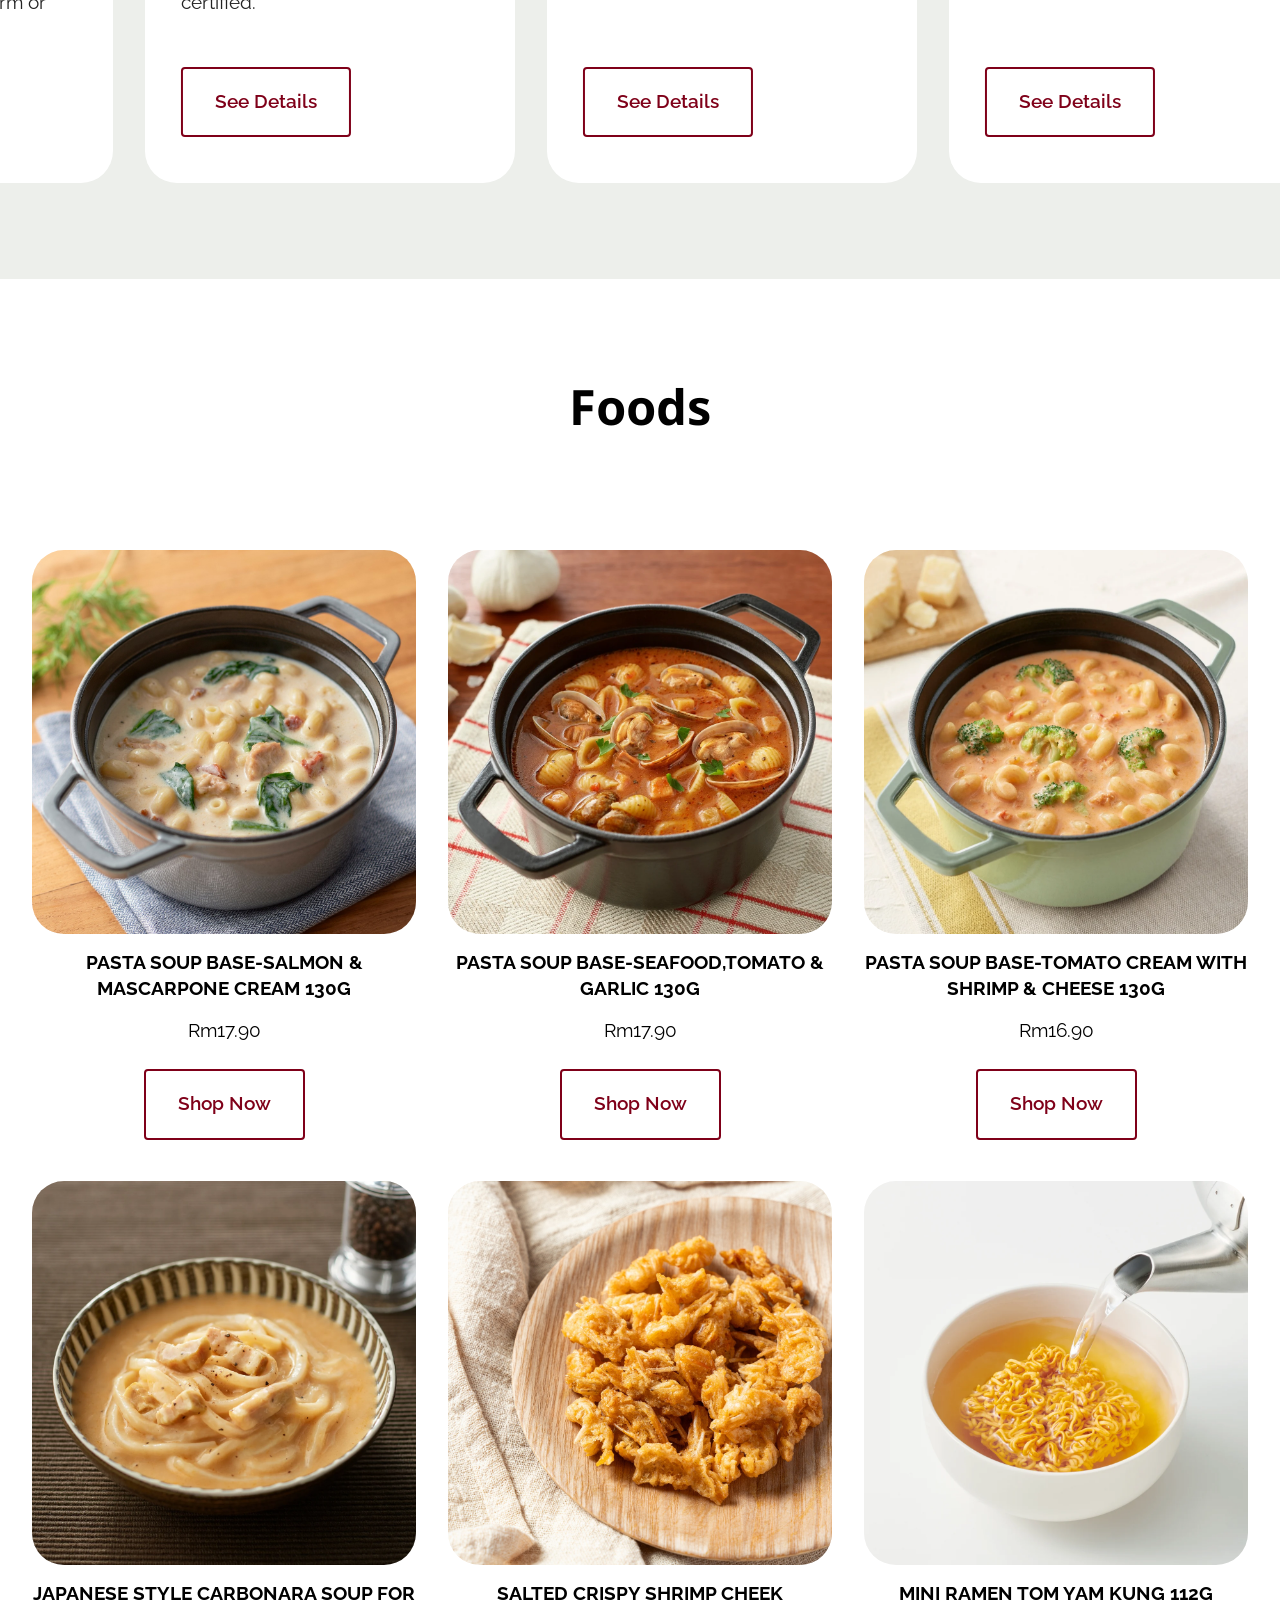
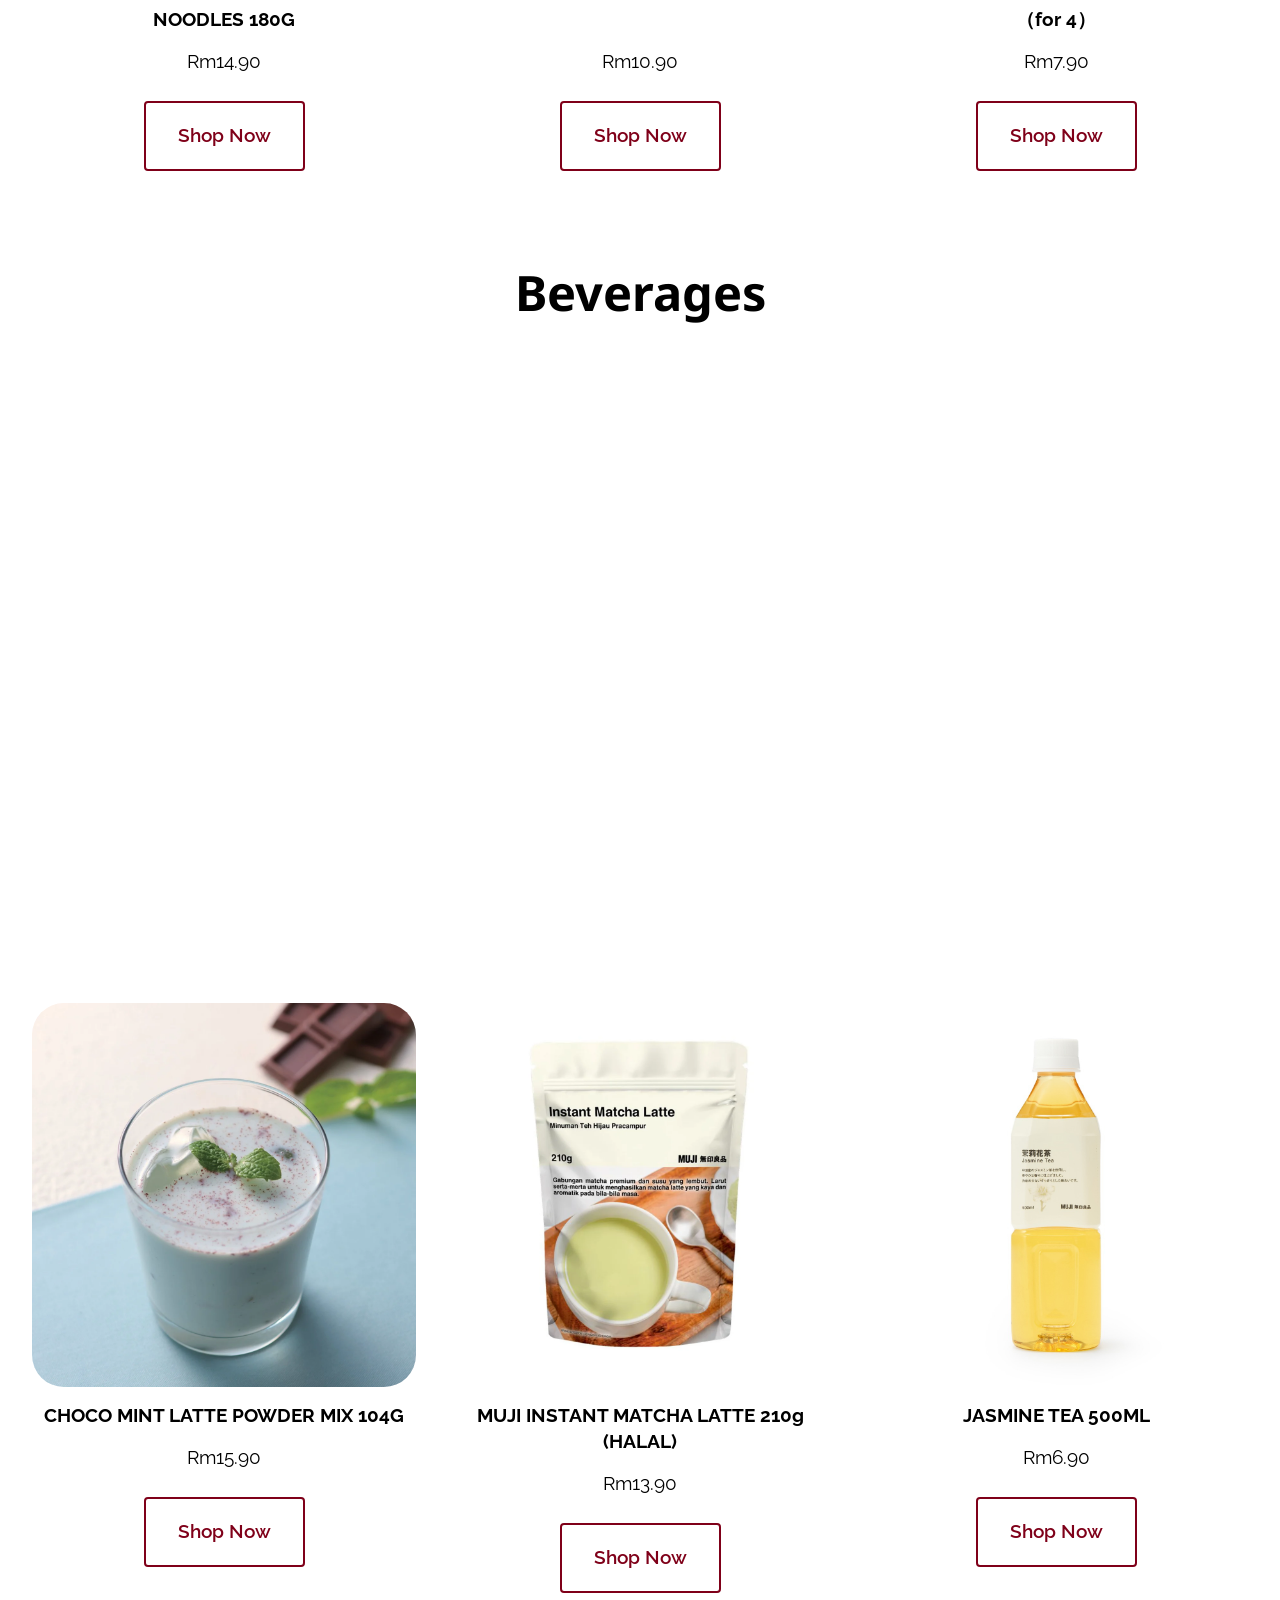
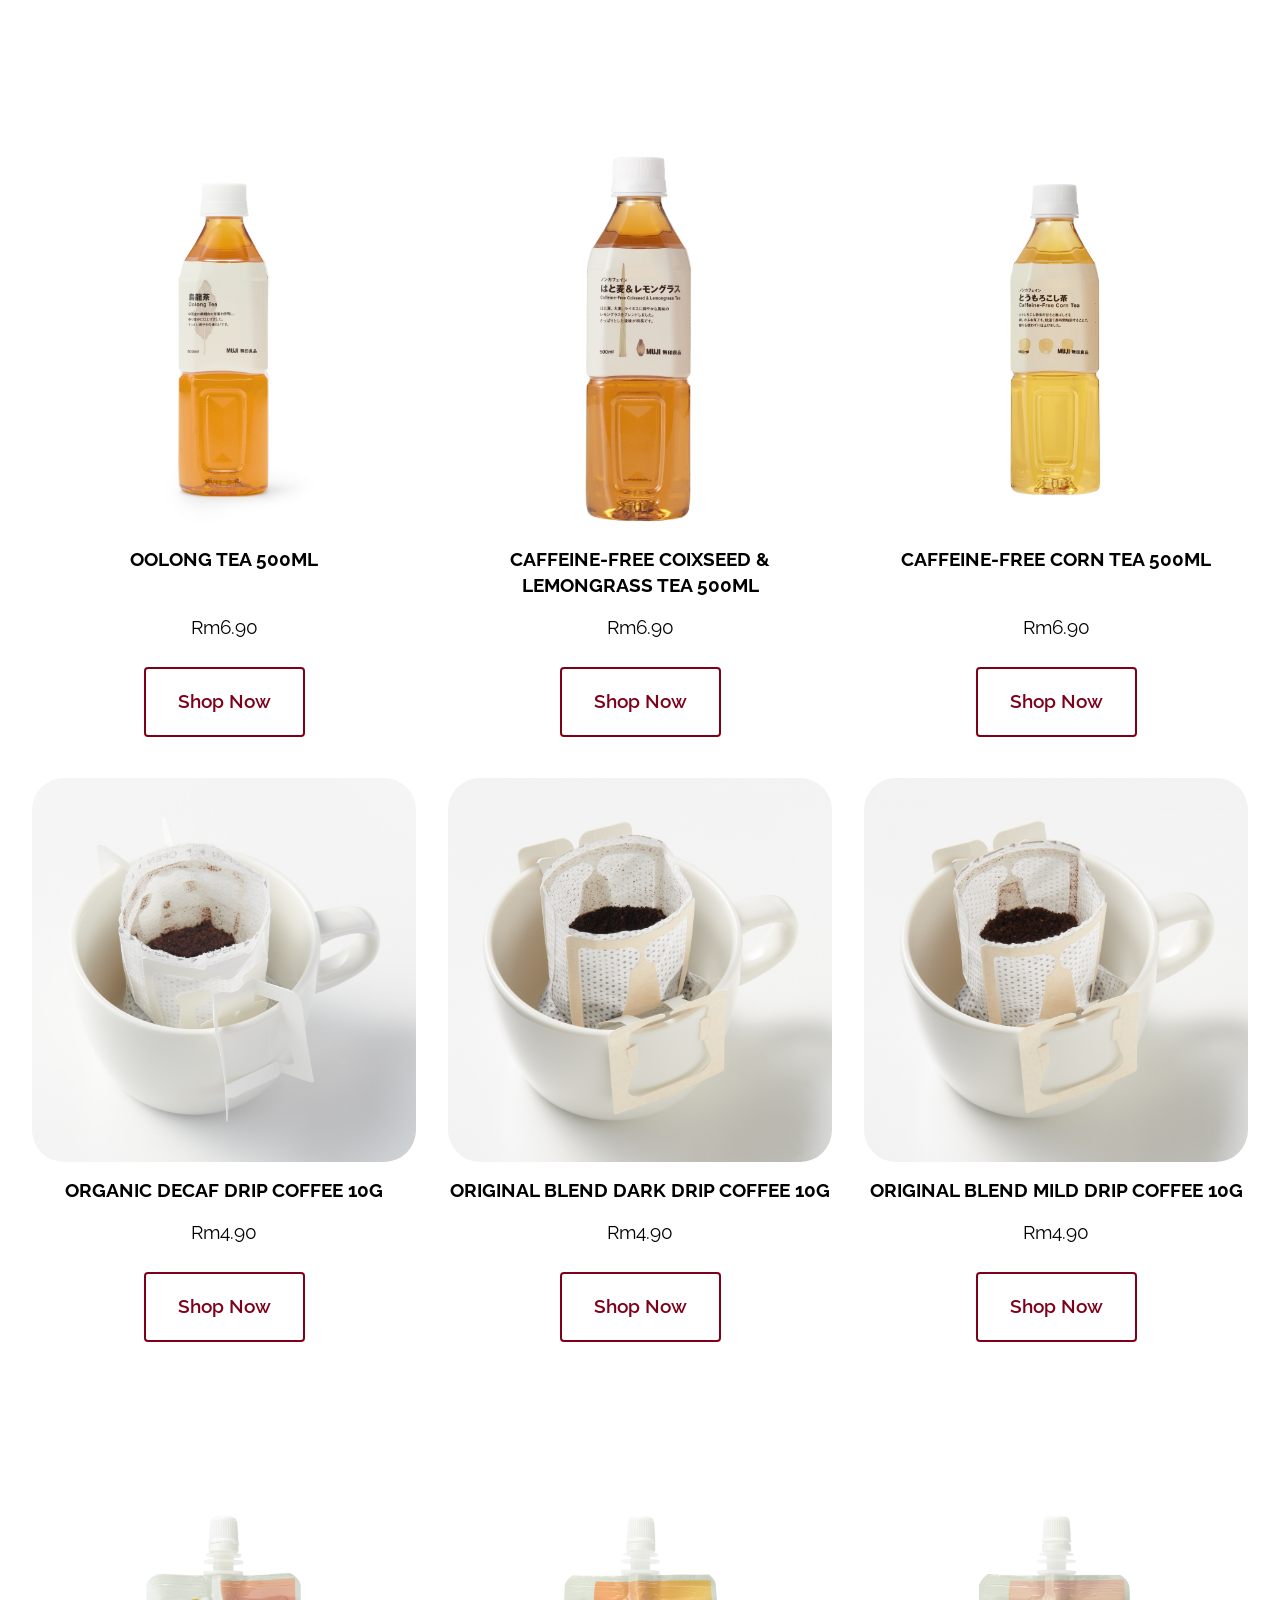
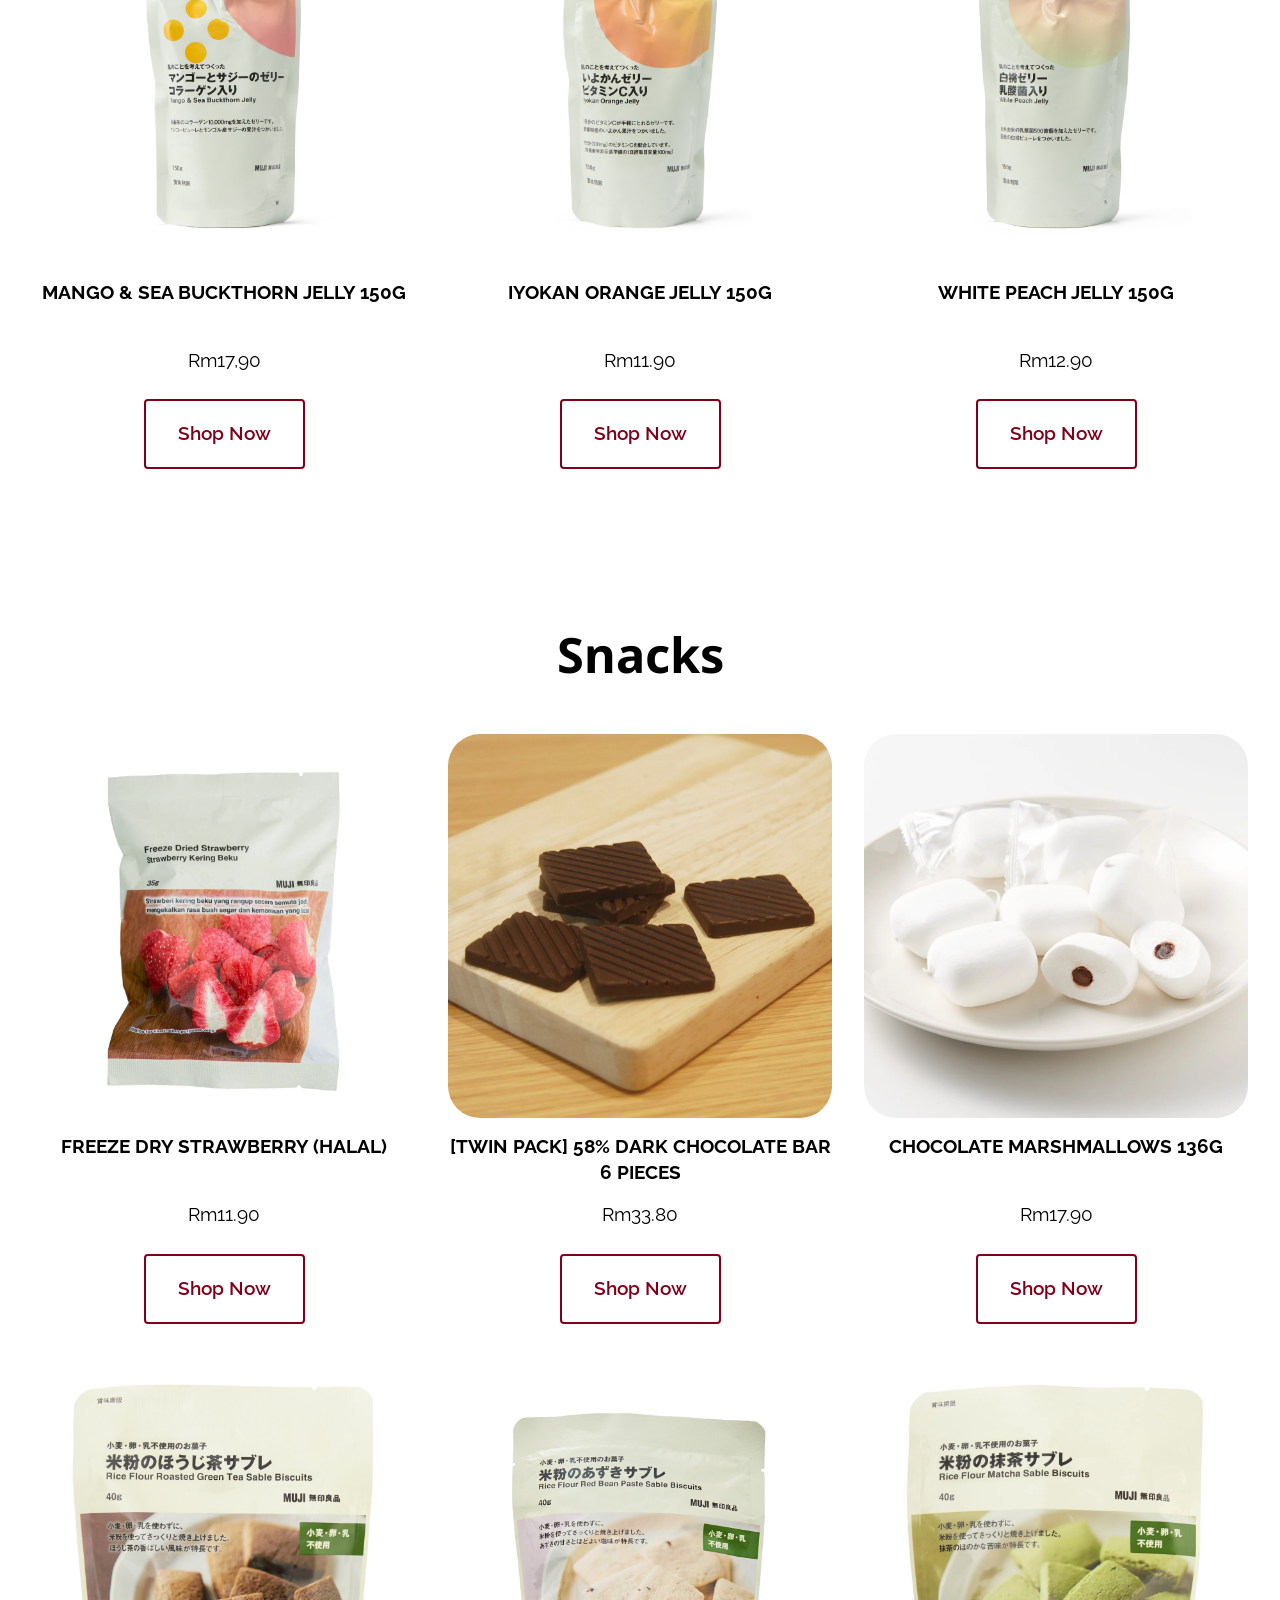
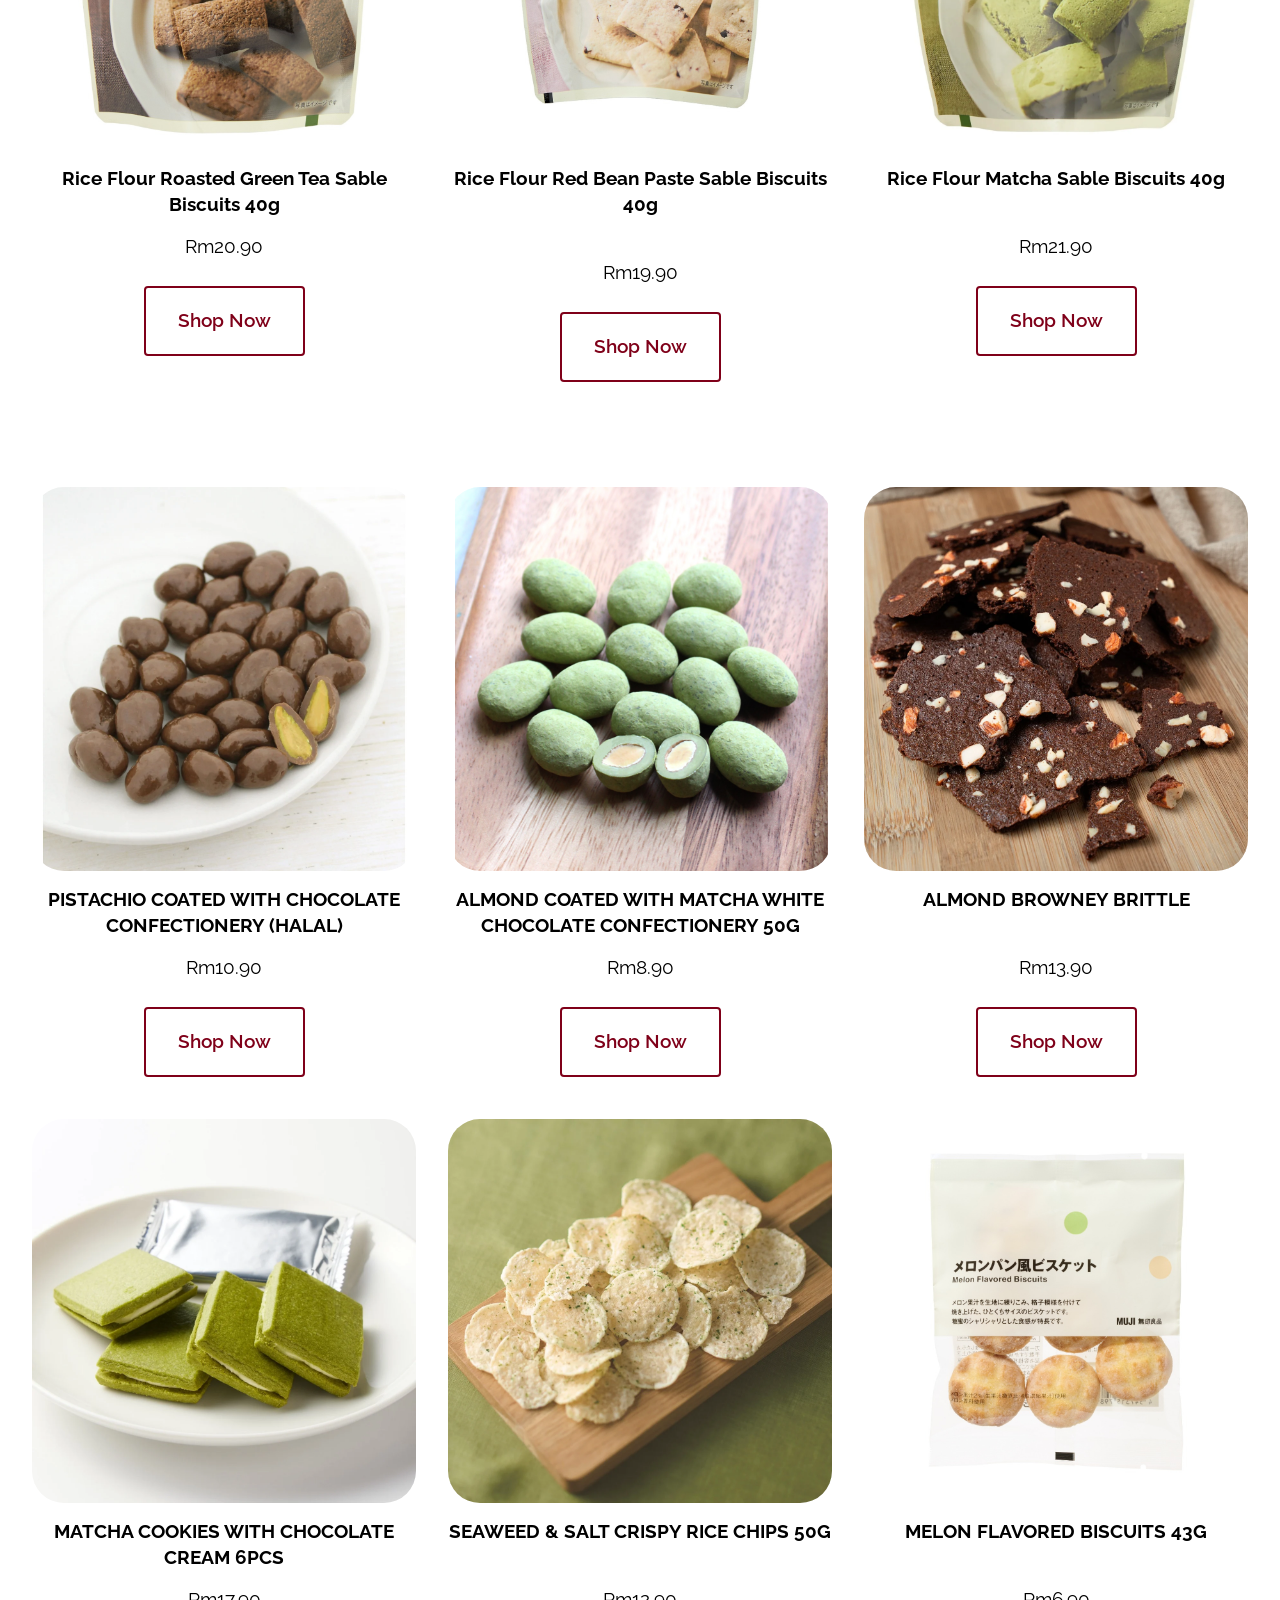
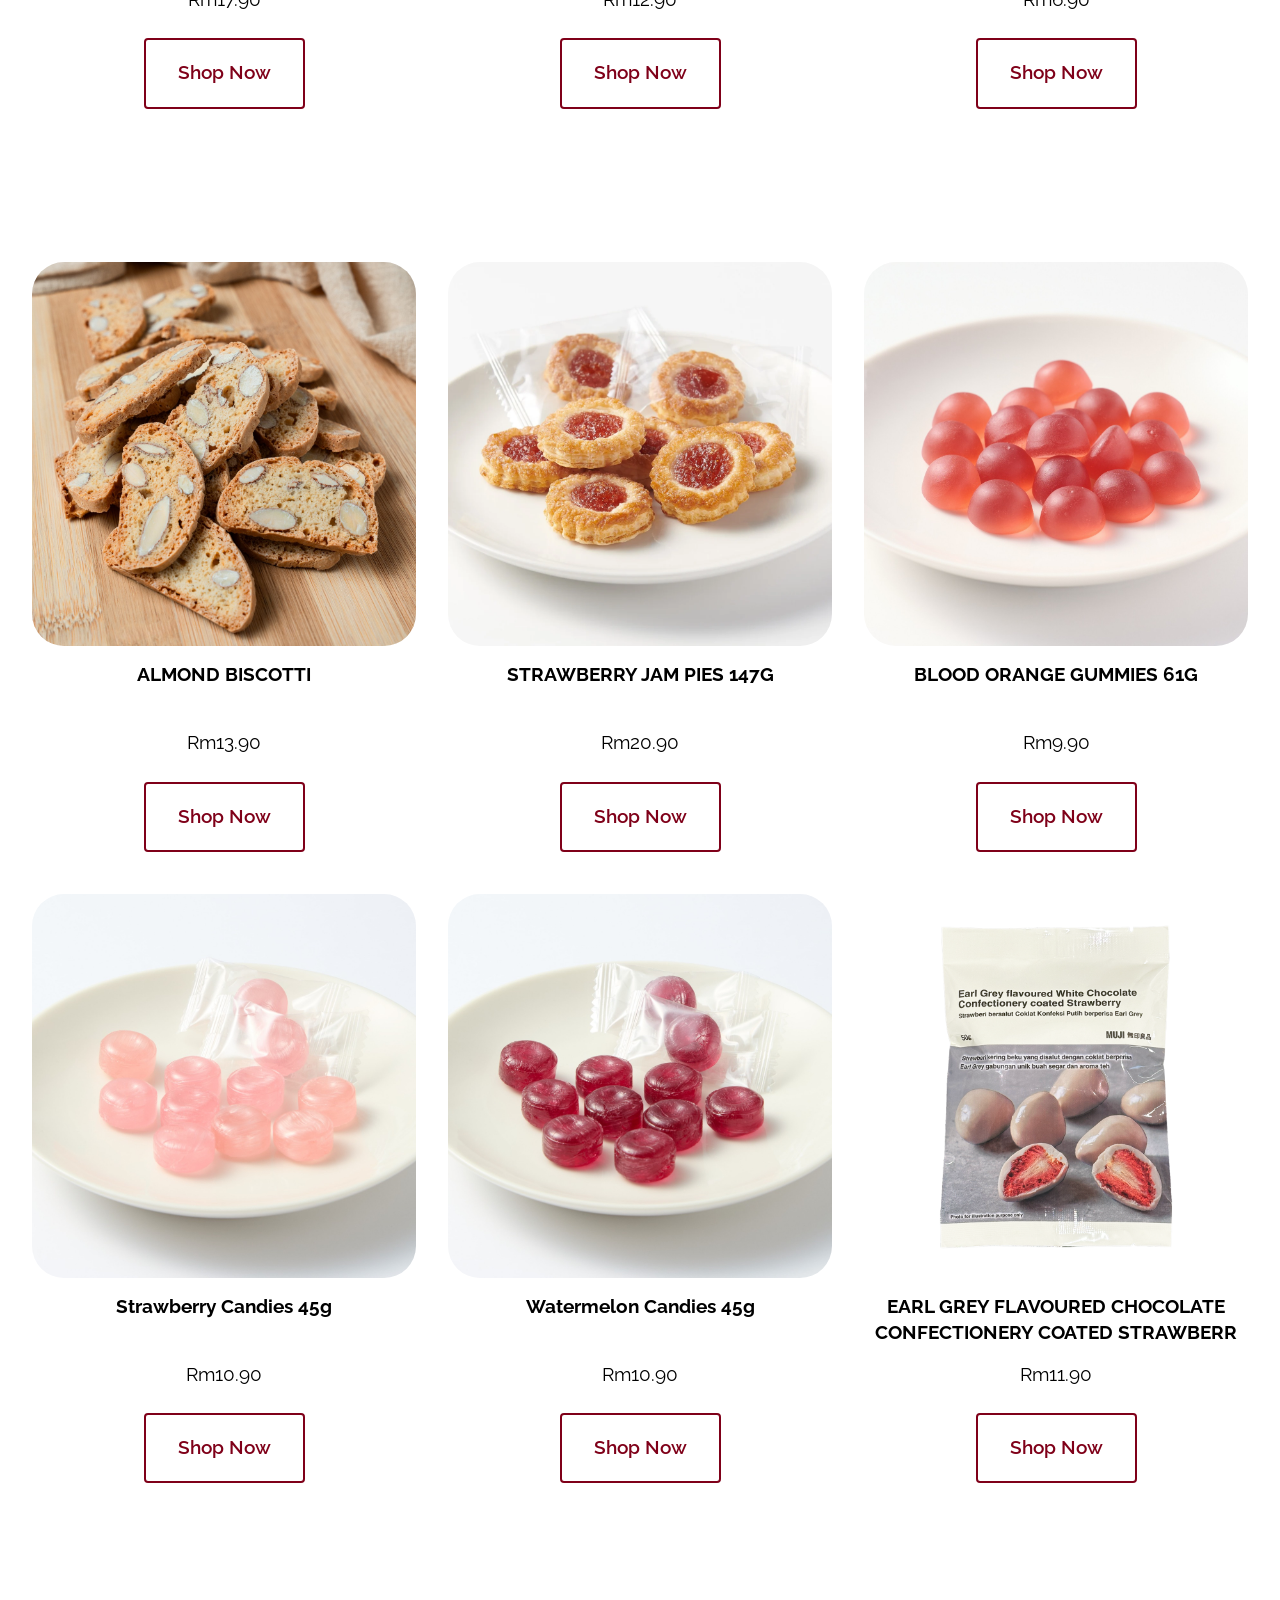
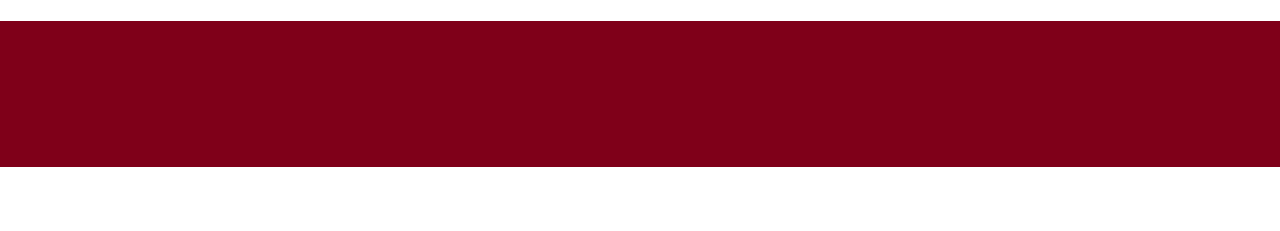
<file: page6.html>
<!DOCTYPE html>
<html  >
<head>
  <!-- Site made with Mobirise Website Builder v6.1.12, https://mobirise.com -->
  <meta charset="UTF-8">
  <meta http-equiv="X-UA-Compatible" content="IE=edge">
  <meta name="generator" content="Mobirise v6.1.12, mobirise.com">
  <meta name="viewport" content="width=device-width, initial-scale=1, minimum-scale=1">
  <link rel="shortcut icon" href="assets/images/muji-logo.png" type="image/x-icon">
  <meta name="description" content="">
  
  
  <title>Food &amp; Beverages</title>
  <link rel="stylesheet" href="assets/web/assets/mobirise-icons2/mobirise2.css">
  <link rel="stylesheet" href="assets/bootstrap/css/bootstrap.min.css">
  <link rel="stylesheet" href="assets/parallax/jarallax.css">
  <link rel="stylesheet" href="assets/animatecss/animate.css">
  <link rel="stylesheet" href="assets/dropdown/css/style.css">
  <link rel="stylesheet" href="assets/theme/css/style.css">
  <link rel="preload" href="https://fonts.googleapis.com/css?family=Inter+Tight:100,200,300,400,500,600,700,800,900,100i,200i,300i,400i,500i,600i,700i,800i,900i&display=swap" as="style" onload="this.onload=null;this.rel='stylesheet'">
  <noscript><link rel="stylesheet" href="https://fonts.googleapis.com/css?family=Inter+Tight:100,200,300,400,500,600,700,800,900,100i,200i,300i,400i,500i,600i,700i,800i,900i&display=swap"></noscript>
  <link rel="preload" href="https://fonts.googleapis.com/css?family=Noto+Sans:100,200,300,400,500,600,700,800,900,100i,200i,300i,400i,500i,600i,700i,800i,900i&display=swap" as="style" onload="this.onload=null;this.rel='stylesheet'">
  <noscript><link rel="stylesheet" href="https://fonts.googleapis.com/css?family=Noto+Sans:100,200,300,400,500,600,700,800,900,100i,200i,300i,400i,500i,600i,700i,800i,900i&display=swap"></noscript>
  <link rel="preload" href="https://fonts.googleapis.com/css?family=Raleway:100,200,300,400,500,600,700,800,900,100i,200i,300i,400i,500i,600i,700i,800i,900i&display=swap" as="style" onload="this.onload=null;this.rel='stylesheet'">
  <noscript><link rel="stylesheet" href="https://fonts.googleapis.com/css?family=Raleway:100,200,300,400,500,600,700,800,900,100i,200i,300i,400i,500i,600i,700i,800i,900i&display=swap"></noscript>
  <link rel="preload" as="style" href="assets/mobirise/css/mbr-additional.css?v=NmkzS3"><link rel="stylesheet" href="assets/mobirise/css/mbr-additional.css?v=NmkzS3" type="text/css">

  
  
  
</head>
<body>
  
  <section data-bs-version="5.1" class="menu menu1 cid-vxhiBpkCGu" once="menu" id="menu01-2s">
	

	<nav class="navbar navbar-dropdown navbar-fixed-top navbar-expand-lg">
		<div class="container">
			<div class="navbar-brand">
				<span class="navbar-logo">
					<a href="https://mobiri.se">
						<img src="assets/images/muji-logo.png" alt="Mobirise Website Builder" style="height: 5rem;">
					</a>
				</span>
				
			</div>
			<button class="navbar-toggler" type="button" data-toggle="collapse" data-bs-toggle="collapse" data-target="#navbarSupportedContent" data-bs-target="#navbarSupportedContent" aria-controls="navbarNavAltMarkup" aria-expanded="false" aria-label="Toggle navigation">
				<div class="hamburger">
					<span></span>
					<span></span>
					<span></span>
					<span></span>
				</div>
			</button>
			<div class="collapse navbar-collapse" id="navbarSupportedContent">
				<ul class="navbar-nav nav-dropdown nav-right" data-app-modern-menu="true"><li class="nav-item">
						<a class="nav-link link text-black text-primary display-4" href="index.html" aria-expanded="false">Home</a>
					</li><li class="nav-item">
						<a class="nav-link link text-black text-primary display-4" href="page1.html" aria-expanded="false">About us</a>
					</li>
					<li class="nav-item dropdown"><a class="nav-link link text-black dropdown-toggle display-4" href="https://mobiri.se" data-toggle="dropdown-submenu" data-bs-toggle="dropdown" data-bs-auto-close="outside" aria-expanded="false">Menu</a><div class="dropdown-menu" aria-labelledby="dropdown-543"><a class="text-black dropdown-item text-primary display-4" href="page3.html">Clothing</a><a class="text-black dropdown-item text-primary display-4" href="page4.html">Household Goods</a><a class="text-black dropdown-item text-primary display-4" href="page5.html">Health &amp; Beauty</a><a class="text-black dropdown-item text-primary display-4" href="page6.html">Food &amp; Beverages</a><a class="text-black dropdown-item text-primary display-4" href="page8.html">Stationary</a></div></li>
					<li class="nav-item">
						<a class="nav-link link text-black text-primary display-4" href="page2.html">Location</a>
					</li></ul>
				
				
			</div>
		</div>
	</nav>
</section>

<section data-bs-version="5.1" class="header16 cid-vxhiBpU1FO mbr-fullscreen mbr-parallax-background" id="header17-2t">
  
  <div class="mbr-overlay" style="opacity: 0.3; background-color: rgb(0, 0, 0);"></div>
  <div class="container-fluid">
    <div class="row">
      <div class="content-wrap col-12 col-md-12">
        <h1 class="mbr-section-title mbr-fonts-style mbr-white mb-4 display-1">
          <strong><br>Food &amp; Beverages</strong></h1>
        
        <p class="mbr-fonts-style mbr-text mbr-white mb-4 display-7">Simple ideas. Thoughtful design. Everyday essentials.</p>
        
      </div>
    </div>
  </div>
</section>

<section data-bs-version="5.1" class="features017 mbr-embla cid-vxhiBqVpNT" id="features017-2u">
	
	
	<div class="position-relative">
		<div class="container-fluid">
			<div class="row justify-content-center">
				<div class="col-12 content-head">
					<div class="mbr-section-head mb-5">
						<h4 class="mbr-section-title mbr-fonts-style align-center mb-0 display-2"><strong>Best Seller</strong></h4>
						
					</div>
				</div>
			</div>
		</div>

		<div class="embla" data-skip-snaps="true" data-align="center" data-contain-scroll="trimSnaps" data-loop="true" data-auto-play="true" data-auto-play-interval="2" data-draggable="true">
			<div class="embla__viewport container-fluid">
				<div class="embla__container">
					
					
					<div class="embla__slide slider-image item active" style="margin-left: 1rem; margin-right: 1rem;">
						<div class="slide-content">
							<div class="item-img">
								<div class="item-wrapper">
									<img src="assets/images/muji-food1.webp" alt="Mobirise Website Builder" title="" data-slide-to="0" data-bs-slide-to="0">
								</div>
							</div>
							<div class="item-content">
								<h5 class="item-title mbr-fonts-style display-5"><strong>TRUFFLE SALTED EGG SALMON FISH SKIN</strong></h5>
								
								<p class="mbr-text mbr-fonts-style mt-3 display-7">Best-selling locally made snacks, thoughtfully curated for everyone and everyday moments. Halal certified.</p>
							</div>
							<div class="mbr-section-btn item-footer mt-2"><a href="" class="btn item-btn btn-primary-outline display-7" target="_blank">See Details</a></div>
						</div>
					</div><div class="embla__slide slider-image item" style="margin-left: 1rem; margin-right: 1rem;">
						<div class="slide-content">
							<div class="item-img">
								<div class="item-wrapper">
									<img src="assets/images/muji-best-6.webp" alt="Mobirise Website Builder" title="" data-slide-to="1" data-bs-slide-to="1">
								</div>
							</div>
							<div class="item-content">
								<h5 class="item-title mbr-fonts-style display-5"><strong>WATAGASHI 1PC</strong></h5>
								
								<p class="mbr-text mbr-fonts-style mt-3 display-7">A light and fluffy Japanese cotton candy treat.</p>
							</div>
							<div class="mbr-section-btn item-footer mt-2"><a href="" class="btn item-btn btn-primary-outline display-7" target="_blank">See Details</a></div>
						</div>
					</div>
					<div class="embla__slide slider-image item" style="margin-left: 1rem; margin-right: 1rem;">
						<div class="slide-content">
							<div class="item-img">
								<div class="item-wrapper">
									<img src="assets/images/muji-food2.webp" alt="Mobirise Website Builder" title="" data-slide-to="3" data-bs-slide-to="3">
								</div>
							</div>
							<div class="item-content">
								<h5 class="item-title mbr-fonts-style display-5"><strong>Salted Egg Salmon Fish Skin</strong></h5>
								
								<p class="mbr-text mbr-fonts-style mt-3 display-7">Best-selling locally made snacks, thoughtfully curated for everyone and everyday moments. Halal certified.</p>
							</div>
							<div class="mbr-section-btn item-footer mt-2"><a href="" class="btn item-btn btn-primary-outline display-7" target="_blank">See Details</a></div>
						</div>
					</div>
					<div class="embla__slide slider-image item" style="margin-left: 1rem; margin-right: 1rem;">
						<div class="slide-content">
							<div class="item-img">
								<div class="item-wrapper">
									<img src="assets/images/muji-food3.jpg" alt="Mobirise Website Builder" title="" data-slide-to="4" data-bs-slide-to="4">
								</div>
							</div>
							<div class="item-content">
								<h5 class="item-title mbr-fonts-style display-5"><strong>SALTED EGG CRIPSY SHRIMP CHEEK</strong></h5>
								
								<p class="mbr-text mbr-fonts-style mt-3 display-7">Best-selling locally made snacks, thoughtfully curated for everyone and everyday moments. Halal certified.</p>
							</div>
							<div class="mbr-section-btn item-footer mt-2"><a href="" class="btn item-btn btn-primary-outline display-7" target="_blank">See Details</a></div>
						</div>
					</div>
					<div class="embla__slide slider-image item" style="margin-left: 1rem; margin-right: 1rem;">
						<div class="slide-content">
							<div class="item-img">
								<div class="item-wrapper">
									<img src="assets/images/muji-food4.webp" alt="Mobirise Website Builder" title="" data-slide-to="5" data-bs-slide-to="5">
								</div>
							</div>
							<div class="item-content">
								<h5 class="item-title mbr-fonts-style display-5"><strong>PEANUT DARK CHOCOLATE CONFECTIONERY 150G</strong></h5>
								
								<p class="mbr-text mbr-fonts-style mt-3 display-7">Locally made snacks, thoughtfully curated for everyone and everyday moments. Halal certified.</p>
							</div>
							<div class="mbr-section-btn item-footer mt-2"><a href="" class="btn item-btn btn-primary-outline display-7" target="_blank">See Details</a></div>
						</div>
					</div><div class="embla__slide slider-image item" style="margin-left: 1rem; margin-right: 1rem;">
						<div class="slide-content">
							<div class="item-img">
								<div class="item-wrapper">
									<img src="assets/images/muji-food5.webp" alt="Mobirise Website Builder" title="" data-slide-to="1" data-bs-slide-to="1">
								</div>
							</div>
							<div class="item-content">
								<h5 class="item-title mbr-fonts-style display-5"><strong>MUJI White Peach Oolong Milk Tea 210g</strong></h5>
								
								<p class="mbr-text mbr-fonts-style mt-3 display-7">A gentle balance of fruity peach aroma and mellow oolong tea. Simple, refreshing and easy to enjoy, whether served warm or chilled.</p>
							</div>

							<div class="mbr-section-btn item-footer mt-2"><a href="" class="btn item-btn btn-primary-outline display-7" target="_blank">See Detials</a></div>
						</div>
					</div>
					
					
				</div>
			</div>
			<button class="embla__button embla__button--prev">
				<span class="mobi-mbri mobi-mbri-arrow-prev mbr-iconfont" aria-hidden="true"></span>
				<span class="sr-only visually-hidden visually-hidden visually-hidden">Previous</span>
			</button>
			<button class="embla__button embla__button--next">
				<span class="mobi-mbri mobi-mbri-arrow-next mbr-iconfont" aria-hidden="true"></span>
				<span class="sr-only visually-hidden visually-hidden visually-hidden">Next</span>
			</button>
		</div>
	</div>
</section>

<section data-bs-version="5.1" class="features13 start cid-vxhiBrlfHB" id="features013-2v">
    

<div class="container-fluid">
  <div class="row justify-content-center">
    <div class="col-12 content-head">
      <div class="mbr-section-head mb-5">
        <h4 class="mbr-section-title mbr-fonts-style align-center mb-0 display-2"><strong>Foods</strong><strong><br></strong><strong><br></strong></h4>
        
      </div>
    </div>
  </div>
  <div class="row mbr-section-content">
    <div class="item features-image col-6 col-md-4 col-lg-4">
      <div class="item-wrapper">
        <div class="item-img">
          <img src="assets/images/muji1.jpg" alt="Mobirise Website Builder" title="" data-slide-to="0" data-bs-slide-to="0">
        </div>
        <div class="item-content align-left mt-3">
          <h5 class="item-title mbr-fonts-style mb-3 display-7"><strong>PASTA SOUP BASE-SALMON &amp; MASCARPONE CREAM 130G</strong><strong><br></strong></h5>
          
          <p class="item-text mbr-fonts-style mb-3 display-7">Rm17.90</p>
        </div>
        <div class="mbr-section-btn item-footer mt-2"><a href="" class="btn item-btn btn-primary-outline display-7">Shop Now</a></div>
      </div>
    </div>
    <div class="item features-image col-6 col-md-4 col-lg-4">
      <div class="item-wrapper">
        <div class="item-img">
          <img src="assets/images/muji-2.webp" alt="Mobirise Website Builder" title="" data-slide-to="1" data-bs-slide-to="1">
        </div>
        <div class="item-content align-left mt-3">
          <h5 class="item-title mbr-fonts-style mb-3 display-7"><strong>PASTA SOUP BASE-SEAFOOD,TOMATO &amp; GARLIC 130G</strong></h5>
          
          <p class="item-text mbr-fonts-style mb-3 display-7">Rm17.90</p>
        </div>
        <div class="mbr-section-btn item-footer mt-2"><a href="" class="btn item-btn btn-primary-outline display-7">Shop Now</a></div>
      </div>
    </div>
    <div class="item features-image col-6 col-md-4 col-lg-4">
      <div class="item-wrapper">
        <div class="item-img">
          <img src="assets/images/muji3.webp" alt="Mobirise Website Builder" title="" data-slide-to="2" data-bs-slide-to="2">
        </div>
        <div class="item-content align-left mt-3">
          <h5 class="item-title mbr-fonts-style mb-3 display-7"><strong>PASTA SOUP BASE-TOMATO CREAM WITH SHRIMP &amp; CHEESE 130G</strong></h5>
          
          <p class="item-text mbr-fonts-style display-7">Rm16.90</p>
        </div>
        <div class="mbr-section-btn item-footer mt-2"><a href="" class="btn item-btn btn-primary-outline display-7">Shop Now</a></div>
      </div>
    </div>
    <div class="item features-image col-6 col-md-4 col-lg-4">
      <div class="item-wrapper">
        <div class="item-img">
          <img src="assets/images/muji4.webp" alt="Mobirise Website Builder" title="" data-slide-to="3" data-bs-slide-to="3">
        </div>
        <div class="item-content align-left mt-3">
          <h5 class="item-title mbr-fonts-style mb-3 display-7"><strong>JAPANESE STYLE CARBONARA SOUP FOR NOODLES 180G</strong><strong><br></strong></h5>
          
          <p class="item-text mbr-fonts-style display-7">Rm14.90</p>
        </div>
        <div class="mbr-section-btn item-footer mt-2"><a href="" class="btn item-btn btn-primary-outline display-7">Shop Now</a></div>
      </div>
    </div>
    <div class="item features-image col-6 col-md-4 col-lg-4">
      <div class="item-wrapper">
        <div class="item-img">
          <img src="assets/images/muji5.jpg" alt="Mobirise Website Builder" title="" data-slide-to="4" data-bs-slide-to="4">
        </div>
        <div class="item-content align-left mt-3">
          <h5 class="item-title mbr-fonts-style mb-3 display-7"><strong>SALTED CRISPY SHRIMP CHEEK</strong><br><strong><br></strong></h5>
          
          <p class="item-text mbr-fonts-style mb-3 display-7">Rm10.90</p>
        </div>
        <div class="mbr-section-btn item-footer mt-2"><a href="" class="btn item-btn btn-primary-outline display-7">Shop Now</a></div>
      </div>
    </div>
    <div class="item features-image col-6 col-md-4 col-lg-4">
      <div class="item-wrapper">
        <div class="item-img">
          <img src="assets/images/muji6.webp" alt="Mobirise Website Builder" title="" data-slide-to="5" data-bs-slide-to="5">
        </div>
        <div class="item-content align-left mt-3">
          <h5 class="item-title mbr-fonts-style mb-3 display-7"><strong>MINI RAMEN TOM YAM KUNG 112G</strong><br><strong>（for 4）</strong></h5>
          
          <p class="item-text mbr-fonts-style mb-3 display-7">Rm7.90</p>
        </div>
        <div class="mbr-section-btn item-footer mt-2"><a href="" class="btn item-btn btn-primary-outline display-7">Shop Now</a></div>
      </div>
    </div>

  </div>
</div>
</section>

<section data-bs-version="5.1" class="features13 start cid-vxhiBryNFx" id="features013-2w">
    

<div class="container-fluid">
  <div class="row justify-content-center">
    <div class="col-12 content-head">
      <div class="mbr-section-head mb-5">
        <h4 class="mbr-section-title mbr-fonts-style align-center mb-0 display-2"><strong>Beverages</strong></h4>
        
      </div>
    </div>
  </div>
  <div class="row mbr-section-content">
    <div class="item features-image col-6 col-md-4 col-lg-4">
      <div class="item-wrapper">
        <div class="item-img">
          <img src="assets/images/muji-drink1.webp" alt="Mobirise Website Builder" title="" data-slide-to="0" data-bs-slide-to="0">
        </div>
        <div class="item-content align-left mt-3">
          <h5 class="item-title mbr-fonts-style mb-3 display-7"><strong>Original Blend Sugar-Free Cafe au Lait Base 500ml</strong></h5>
          
          <p class="item-text mbr-fonts-style mb-3 display-7">Rm27.90</p>
        </div>
        <div class="mbr-section-btn item-footer mt-2"><a href="" class="btn item-btn btn-primary-outline display-7">Shop Now</a></div>
      </div>
    </div>
    <div class="item features-image col-6 col-md-4 col-lg-4">
      <div class="item-wrapper">
        <div class="item-img">
          <img src="assets/images/muji-drink2.webp" alt="Mobirise Website Builder" title="" data-slide-to="1" data-bs-slide-to="1">
        </div>
        <div class="item-content align-left mt-3">
          <h5 class="item-title mbr-fonts-style mb-3 display-7"><strong>INSTANT KINDERPUNSCH 140G</strong><br><strong><br></strong></h5>
          
          <p class="item-text mbr-fonts-style mb-3 display-7">Rm16.90</p>
        </div>
        <div class="mbr-section-btn item-footer mt-2"><a href="" class="btn item-btn btn-primary-outline display-7">Shop Now</a></div>
      </div>
    </div>
    <div class="item features-image col-6 col-md-4 col-lg-4">
      <div class="item-wrapper">
        <div class="item-img">
          <img src="assets/images/muji-dirnk3.jpg" alt="Mobirise Website Builder" title="" data-slide-to="2" data-bs-slide-to="2">
        </div>
        <div class="item-content align-left mt-3">
          <h5 class="item-title mbr-fonts-style mb-3 display-7"><strong>INSTANT GINGERBREAD LATTE 120G</strong><br><strong><br></strong></h5>
          
          <p class="item-text mbr-fonts-style display-7">Rm17.90</p>
        </div>
        <div class="mbr-section-btn item-footer mt-2"><a href="" class="btn item-btn btn-primary-outline display-7">Shop Now</a></div>
      </div>
    </div>
    <div class="item features-image col-6 col-md-4 col-lg-4">
      <div class="item-wrapper">
        <div class="item-img">
          <img src="assets/images/muji-dirnk4.webp" alt="Mobirise Website Builder" title="" data-slide-to="3" data-bs-slide-to="3">
        </div>
        <div class="item-content align-left mt-3">
          <h5 class="item-title mbr-fonts-style mb-3 display-7"><strong>CHOCO MINT LATTE POWDER MIX 104G</strong><strong><br></strong></h5>
          
          <p class="item-text mbr-fonts-style display-7">Rm15.90</p>
        </div>
        <div class="mbr-section-btn item-footer mt-2"><a href="" class="btn item-btn btn-primary-outline display-7">Shop Now</a></div>
      </div>
    </div>
    <div class="item features-image col-6 col-md-4 col-lg-4">
      <div class="item-wrapper">
        <div class="item-img">
          <img src="assets/images/muji-drink5.webp" alt="Mobirise Website Builder" title="" data-slide-to="4" data-bs-slide-to="4">
        </div>
        <div class="item-content align-left mt-3">
          <h5 class="item-title mbr-fonts-style mb-3 display-7"><strong>MUJI INSTANT MATCHA LATTE 210g (HALAL)</strong><strong><br></strong></h5>
          
          <p class="item-text mbr-fonts-style mb-3 display-7">Rm13.90</p>
        </div>
        <div class="mbr-section-btn item-footer mt-2"><a href="" class="btn item-btn btn-primary-outline display-7">Shop Now</a></div>
      </div>
    </div>
    <div class="item features-image col-6 col-md-4 col-lg-4">
      <div class="item-wrapper">
        <div class="item-img">
          <img src="assets/images/muji-drink6.jpg" alt="Mobirise Website Builder" title="" data-slide-to="5" data-bs-slide-to="5">
        </div>
        <div class="item-content align-left mt-3">
          <h5 class="item-title mbr-fonts-style mb-3 display-7"><strong>JASMINE TEA 500ML</strong><strong><br></strong></h5>
          
          <p class="item-text mbr-fonts-style mb-3 display-7">Rm6.90</p>
        </div>
        <div class="mbr-section-btn item-footer mt-2"><a href="" class="btn item-btn btn-primary-outline display-7">Shop Now</a></div>
      </div>
    </div>

  </div>
</div>
</section>

<section data-bs-version="5.1" class="features13 start cid-vxhiBseVoS" id="features013-2x">
    

<div class="container-fluid">
  <div class="row justify-content-center">
    <div class="col-12 content-head">
      
    </div>
  </div>
  <div class="row mbr-section-content">
    <div class="item features-image col-6 col-md-4 col-lg-4">
      <div class="item-wrapper">
        <div class="item-img">
          <img src="assets/images/muji-drink7.jpg" alt="Mobirise Website Builder" title="" data-slide-to="0" data-bs-slide-to="0">
        </div>
        <div class="item-content align-left mt-3">
          <h5 class="item-title mbr-fonts-style mb-3 display-7"><strong>OOLONG TEA 500ML</strong><br><strong><br></strong></h5>
          
          <p class="item-text mbr-fonts-style mb-3 display-7">Rm6.90</p>
        </div>
        <div class="mbr-section-btn item-footer mt-2"><a href="" class="btn item-btn btn-primary-outline display-7">Shop Now</a></div>
      </div>
    </div>
    <div class="item features-image col-6 col-md-4 col-lg-4">
      <div class="item-wrapper">
        <div class="item-img">
          <img src="assets/images/muji-drink8.jpg" alt="Mobirise Website Builder" title="" data-slide-to="1" data-bs-slide-to="1">
        </div>
        <div class="item-content align-left mt-3">
          <h5 class="item-title mbr-fonts-style mb-3 display-7"><strong>CAFFEINE-FREE COIXSEED &amp; LEMONGRASS TEA 500ML</strong></h5>
          
          <p class="item-text mbr-fonts-style mb-3 display-7">Rm6.90</p>
        </div>
        <div class="mbr-section-btn item-footer mt-2"><a href="" class="btn item-btn btn-primary-outline display-7">Shop Now</a></div>
      </div>
    </div>
    <div class="item features-image col-6 col-md-4 col-lg-4">
      <div class="item-wrapper">
        <div class="item-img">
          <img src="assets/images/muji-drink9.jpg" alt="Mobirise Website Builder" title="" data-slide-to="2" data-bs-slide-to="2">
        </div>
        <div class="item-content align-left mt-3">
          <h5 class="item-title mbr-fonts-style mb-3 display-7"><strong>CAFFEINE-FREE CORN TEA 500ML</strong><br><strong><br></strong></h5>
          
          <p class="item-text mbr-fonts-style display-7">Rm6.90</p>
        </div>
        <div class="mbr-section-btn item-footer mt-2"><a href="" class="btn item-btn btn-primary-outline display-7">Shop Now</a></div>
      </div>
    </div>
    <div class="item features-image col-6 col-md-4 col-lg-4">
      <div class="item-wrapper">
        <div class="item-img">
          <img src="assets/images/muji-coffee1.jpg" alt="Mobirise Website Builder" title="" data-slide-to="3" data-bs-slide-to="3">
        </div>
        <div class="item-content align-left mt-3">
          <h5 class="item-title mbr-fonts-style mb-3 display-7"><strong>ORGANIC DECAF DRIP COFFEE 10G</strong><strong><br></strong></h5>
          
          <p class="item-text mbr-fonts-style display-7">Rm4.90</p>
        </div>
        <div class="mbr-section-btn item-footer mt-2"><a href="" class="btn item-btn btn-primary-outline display-7">Shop Now</a></div>
      </div>
    </div>
    <div class="item features-image col-6 col-md-4 col-lg-4">
      <div class="item-wrapper">
        <div class="item-img">
          <img src="assets/images/muji-coffee2.jpg" alt="Mobirise Website Builder" title="" data-slide-to="4" data-bs-slide-to="4">
        </div>
        <div class="item-content align-left mt-3">
          <h5 class="item-title mbr-fonts-style mb-3 display-7"><strong>ORIGINAL BLEND DARK DRIP COFFEE 10G</strong><strong><br></strong></h5>
          
          <p class="item-text mbr-fonts-style mb-3 display-7">Rm4.90</p>
        </div>
        <div class="mbr-section-btn item-footer mt-2"><a href="" class="btn item-btn btn-primary-outline display-7">Shop Now</a></div>
      </div>
    </div>
    <div class="item features-image col-6 col-md-4 col-lg-4">
      <div class="item-wrapper">
        <div class="item-img">
          <img src="assets/images/muji-coffee3.jpg" alt="Mobirise Website Builder" title="" data-slide-to="5" data-bs-slide-to="5">
        </div>
        <div class="item-content align-left mt-3">
          <h5 class="item-title mbr-fonts-style mb-3 display-7"><strong>ORIGINAL BLEND MILD DRIP COFFEE 10G</strong><strong><br></strong></h5>
          
          <p class="item-text mbr-fonts-style mb-3 display-7">Rm4.90</p>
        </div>
        <div class="mbr-section-btn item-footer mt-2"><a href="" class="btn item-btn btn-primary-outline display-7">Shop Now</a></div>
      </div>
    </div>

  </div>
</div>
</section>

<section data-bs-version="5.1" class="features13 start cid-vxhiBsDM5v" id="features013-2y">
    

<div class="container-fluid">
  <div class="row justify-content-center">
    <div class="col-12 content-head">
      
    </div>
  </div>
  <div class="row mbr-section-content">
    <div class="item features-image col-6 col-md-4 col-lg-4">
      <div class="item-wrapper">
        <div class="item-img">
          <img src="assets/images/muji-jelly1.jpg" alt="Mobirise Website Builder" title="" data-slide-to="0" data-bs-slide-to="0">
        </div>
        <div class="item-content align-left mt-3">
          <h5 class="item-title mbr-fonts-style mb-3 display-7"><strong>MANGO &amp; SEA BUCKTHORN JELLY 150G</strong><br><strong><br></strong></h5>
          
          <p class="item-text mbr-fonts-style mb-3 display-7">Rm17,90</p>
        </div>
        <div class="mbr-section-btn item-footer mt-2"><a href="" class="btn item-btn btn-primary-outline display-7">Shop Now</a></div>
      </div>
    </div>
    <div class="item features-image col-6 col-md-4 col-lg-4">
      <div class="item-wrapper">
        <div class="item-img">
          <img src="assets/images/muji-jelly2.jpg" alt="Mobirise Website Builder" title="" data-slide-to="1" data-bs-slide-to="1">
        </div>
        <div class="item-content align-left mt-3">
          <h5 class="item-title mbr-fonts-style mb-3 display-7"><strong>IYOKAN ORANGE JELLY 150G</strong><br><strong><br></strong></h5>
          
          <p class="item-text mbr-fonts-style mb-3 display-7">Rm11.90</p>
        </div>
        <div class="mbr-section-btn item-footer mt-2"><a href="" class="btn item-btn btn-primary-outline display-7">Shop Now</a></div>
      </div>
    </div>
    <div class="item features-image col-6 col-md-4 col-lg-4">
      <div class="item-wrapper">
        <div class="item-img">
          <img src="assets/images/muji-jelly3.jpg" alt="Mobirise Website Builder" title="" data-slide-to="2" data-bs-slide-to="2">
        </div>
        <div class="item-content align-left mt-3">
          <h5 class="item-title mbr-fonts-style mb-3 display-7"><strong>WHITE PEACH JELLY 150G</strong><br><strong><br></strong></h5>
          
          <p class="item-text mbr-fonts-style display-7">Rm12.90</p>
        </div>
        <div class="mbr-section-btn item-footer mt-2"><a href="" class="btn item-btn btn-primary-outline display-7">Shop Now</a></div>
      </div>
    </div>
    
    
    

  </div>
</div>
</section>

<section data-bs-version="5.1" class="features13 start cid-vxkDNekQuw" id="features013-3u">
    

<div class="container-fluid">
  <div class="row justify-content-center">
    <div class="col-12 content-head">
      <div class="mbr-section-head mb-5">
        <h4 class="mbr-section-title mbr-fonts-style align-center mb-0 display-2"><strong>Snacks</strong></h4>
        
      </div>
    </div>
  </div>
  <div class="row mbr-section-content">
    <div class="item features-image col-6 col-md-4 col-lg-4">
      <div class="item-wrapper">
        <div class="item-img">
          <img src="assets/images/muji-snack1.webp" alt="Mobirise Website Builder" title="" data-slide-to="0" data-bs-slide-to="0">
        </div>
        <div class="item-content align-left mt-3">
          <h5 class="item-title mbr-fonts-style mb-3 display-7"><strong>FREEZE DRY STRAWBERRY (HALAL)</strong><br><strong><br></strong></h5>
          
          <p class="item-text mbr-fonts-style mb-3 display-7">Rm11.90</p>
        </div>
        <div class="mbr-section-btn item-footer mt-2"><a href="" class="btn item-btn btn-primary-outline display-7">Shop Now</a></div>
      </div>
    </div>
    <div class="item features-image col-6 col-md-4 col-lg-4">
      <div class="item-wrapper">
        <div class="item-img">
          <img src="assets/images/muji-snack2.webp" alt="Mobirise Website Builder" title="" data-slide-to="1" data-bs-slide-to="1">
        </div>
        <div class="item-content align-left mt-3">
          <h5 class="item-title mbr-fonts-style mb-3 display-7"><strong>[TWIN PACK] 58% DARK CHOCOLATE BAR 6 PIECES</strong></h5>
          
          <p class="item-text mbr-fonts-style mb-3 display-7">Rm33.80</p>
        </div>
        <div class="mbr-section-btn item-footer mt-2"><a href="" class="btn item-btn btn-primary-outline display-7">Shop Now</a></div>
      </div>
    </div>
    <div class="item features-image col-6 col-md-4 col-lg-4">
      <div class="item-wrapper">
        <div class="item-img">
          <img src="assets/images/muji-snack.webp" alt="Mobirise Website Builder" title="" data-slide-to="2" data-bs-slide-to="2">
        </div>
        <div class="item-content align-left mt-3">
          <h5 class="item-title mbr-fonts-style mb-3 display-7"><strong>CHOCOLATE MARSHMALLOWS 136G</strong><br><strong><br></strong></h5>
          
          <p class="item-text mbr-fonts-style display-7">Rm17.90</p>
        </div>
        <div class="mbr-section-btn item-footer mt-2"><a href="" class="btn item-btn btn-primary-outline display-7">Shop Now</a></div>
      </div>
    </div>
    <div class="item features-image col-6 col-md-4 col-lg-4">
      <div class="item-wrapper">
        <div class="item-img">
          <img src="assets/images/muji-sncak3.jpg" alt="Mobirise Website Builder" title="" data-slide-to="3" data-bs-slide-to="3">
        </div>
        <div class="item-content align-left mt-3">
          <h5 class="item-title mbr-fonts-style mb-3 display-7"><strong>Rice Flour Roasted Green Tea Sable Biscuits 40g</strong><strong><br></strong></h5>
          
          <p class="item-text mbr-fonts-style display-7">Rm20.90</p>
        </div>
        <div class="mbr-section-btn item-footer mt-2"><a href="" class="btn item-btn btn-primary-outline display-7">Shop Now</a></div>
      </div>
    </div>
    <div class="item features-image col-6 col-md-4 col-lg-4">
      <div class="item-wrapper">
        <div class="item-img">
          <img src="assets/images/muji-sncak4.jpg" alt="Mobirise Website Builder" title="" data-slide-to="4" data-bs-slide-to="4">
        </div>
        <div class="item-content align-left mt-3">
          <h5 class="item-title mbr-fonts-style mb-3 display-7"><strong>Rice Flour Red Bean Paste Sable Biscuits 40g</strong><strong><br></strong><strong><br></strong></h5>
          
          <p class="item-text mbr-fonts-style mb-3 display-7">Rm19.90</p>
        </div>
        <div class="mbr-section-btn item-footer mt-2"><a href="" class="btn item-btn btn-primary-outline display-7">Shop Now</a></div>
      </div>
    </div>
    <div class="item features-image col-6 col-md-4 col-lg-4">
      <div class="item-wrapper">
        <div class="item-img">
          <img src="assets/images/muji-snack4.webp" alt="Mobirise Website Builder" title="" data-slide-to="5" data-bs-slide-to="5">
        </div>
        <div class="item-content align-left mt-3">
          <h5 class="item-title mbr-fonts-style mb-3 display-7"><strong>Rice Flour Matcha Sable Biscuits 40g</strong><br><strong><br></strong></h5>
          
          <p class="item-text mbr-fonts-style mb-3 display-7">Rm21.90</p>
        </div>
        <div class="mbr-section-btn item-footer mt-2"><a href="" class="btn item-btn btn-primary-outline display-7">Shop Now</a></div>
      </div>
    </div>

  </div>
</div>
</section>

<section data-bs-version="5.1" class="features13 start cid-vxkNxiBS0f" id="features013-3v">
    

<div class="container-fluid">
  <div class="row justify-content-center">
    <div class="col-12 content-head">
      
    </div>
  </div>
  <div class="row mbr-section-content">
    <div class="item features-image col-6 col-md-4 col-lg-4">
      <div class="item-wrapper">
        <div class="item-img">
          <img src="assets/images/muji-scnak5.webp" alt="Mobirise Website Builder" title="" data-slide-to="0" data-bs-slide-to="0">
        </div>
        <div class="item-content align-left mt-3">
          <h5 class="item-title mbr-fonts-style mb-3 display-7"><strong>PISTACHIO COATED WITH CHOCOLATE CONFECTIONERY (HALAL)</strong><strong><br></strong></h5>
          
          <p class="item-text mbr-fonts-style mb-3 display-7">Rm10.90</p>
        </div>
        <div class="mbr-section-btn item-footer mt-2"><a href="" class="btn item-btn btn-primary-outline display-7">Shop Now</a></div>
      </div>
    </div>
    <div class="item features-image col-6 col-md-4 col-lg-4">
      <div class="item-wrapper">
        <div class="item-img">
          <img src="assets/images/muji-snack6-1.png" alt="Mobirise Website Builder" title="" data-slide-to="1" data-bs-slide-to="1">
        </div>
        <div class="item-content align-left mt-3">
          <h5 class="item-title mbr-fonts-style mb-3 display-7"><strong>ALMOND COATED WITH MATCHA WHITE CHOCOLATE CONFECTIONERY 50G</strong></h5>
          
          <p class="item-text mbr-fonts-style mb-3 display-7">Rm8.90</p>
        </div>
        <div class="mbr-section-btn item-footer mt-2"><a href="" class="btn item-btn btn-primary-outline display-7">Shop Now</a></div>
      </div>
    </div>
    <div class="item features-image col-6 col-md-4 col-lg-4">
      <div class="item-wrapper">
        <div class="item-img">
          <img src="assets/images/muji-snack7.webp" alt="Mobirise Website Builder" title="" data-slide-to="2" data-bs-slide-to="2">
        </div>
        <div class="item-content align-left mt-3">
          <h5 class="item-title mbr-fonts-style mb-3 display-7"><strong>ALMOND BROWNEY BRITTLE</strong><br><strong><br></strong></h5>
          
          <p class="item-text mbr-fonts-style display-7">Rm13.90</p>
        </div>
        <div class="mbr-section-btn item-footer mt-2"><a href="" class="btn item-btn btn-primary-outline display-7">Shop Now</a></div>
      </div>
    </div>
    <div class="item features-image col-6 col-md-4 col-lg-4">
      <div class="item-wrapper">
        <div class="item-img">
          <img src="assets/images/muji-snack8.webp" alt="Mobirise Website Builder" title="" data-slide-to="3" data-bs-slide-to="3">
        </div>
        <div class="item-content align-left mt-3">
          <h5 class="item-title mbr-fonts-style mb-3 display-7"><strong>MATCHA COOKIES WITH CHOCOLATE CREAM 6PCS</strong></h5>
          
          <p class="item-text mbr-fonts-style display-7">Rm17.90</p>
        </div>
        <div class="mbr-section-btn item-footer mt-2"><a href="" class="btn item-btn btn-primary-outline display-7">Shop Now</a></div>
      </div>
    </div>
    <div class="item features-image col-6 col-md-4 col-lg-4">
      <div class="item-wrapper">
        <div class="item-img">
          <img src="assets/images/muji-snack9.webp" alt="Mobirise Website Builder" title="" data-slide-to="4" data-bs-slide-to="4">
        </div>
        <div class="item-content align-left mt-3">
          <h5 class="item-title mbr-fonts-style mb-3 display-7"><strong>SEAWEED &amp; SALT CRISPY RICE CHIPS 50G</strong><br><strong><br></strong></h5>
          
          <p class="item-text mbr-fonts-style mb-3 display-7">Rm12.90</p>
        </div>
        <div class="mbr-section-btn item-footer mt-2"><a href="" class="btn item-btn btn-primary-outline display-7">Shop Now</a></div>
      </div>
    </div>
    <div class="item features-image col-6 col-md-4 col-lg-4">
      <div class="item-wrapper">
        <div class="item-img">
          <img src="assets/images/muji-snack10.jpg" alt="Mobirise Website Builder" title="" data-slide-to="5" data-bs-slide-to="5">
        </div>
        <div class="item-content align-left mt-3">
          <h5 class="item-title mbr-fonts-style mb-3 display-7"><strong>MELON FLAVORED BISCUITS 43G</strong><br><strong><br></strong></h5>
          
          <p class="item-text mbr-fonts-style mb-3 display-7">Rm6.90</p>
        </div>
        <div class="mbr-section-btn item-footer mt-2"><a href="" class="btn item-btn btn-primary-outline display-7">Shop Now</a></div>
      </div>
    </div>

  </div>
</div>
</section>

<section data-bs-version="5.1" class="features13 start cid-vxkOHvaeAD" id="features013-3w">
    

<div class="container-fluid">
  <div class="row justify-content-center">
    <div class="col-12 content-head">
      
    </div>
  </div>
  <div class="row mbr-section-content">
    <div class="item features-image col-6 col-md-4 col-lg-4">
      <div class="item-wrapper">
        <div class="item-img">
          <img src="assets/images/muji-snack11.jpg" alt="Mobirise Website Builder" title="" data-slide-to="0" data-bs-slide-to="0">
        </div>
        <div class="item-content align-left mt-3">
          <h5 class="item-title mbr-fonts-style mb-3 display-7"><strong>ALMOND BISCOTTI</strong><br><strong><br></strong></h5>
          
          <p class="item-text mbr-fonts-style mb-3 display-7">Rm13.90</p>
        </div>
        <div class="mbr-section-btn item-footer mt-2"><a href="" class="btn item-btn btn-primary-outline display-7">Shop Now</a></div>
      </div>
    </div>
    <div class="item features-image col-6 col-md-4 col-lg-4">
      <div class="item-wrapper">
        <div class="item-img">
          <img src="assets/images/muji-snack12.webp" alt="Mobirise Website Builder" title="" data-slide-to="1" data-bs-slide-to="1">
        </div>
        <div class="item-content align-left mt-3">
          <h5 class="item-title mbr-fonts-style mb-3 display-7"><strong>STRAWBERRY JAM PIES 147G</strong><br><strong><br></strong></h5>
          
          <p class="item-text mbr-fonts-style mb-3 display-7">Rm20.90</p>
        </div>
        <div class="mbr-section-btn item-footer mt-2"><a href="" class="btn item-btn btn-primary-outline display-7">Shop Now</a></div>
      </div>
    </div>
    <div class="item features-image col-6 col-md-4 col-lg-4">
      <div class="item-wrapper">
        <div class="item-img">
          <img src="assets/images/muji-snack13.jpg" alt="Mobirise Website Builder" title="" data-slide-to="2" data-bs-slide-to="2">
        </div>
        <div class="item-content align-left mt-3">
          <h5 class="item-title mbr-fonts-style mb-3 display-7"><strong>BLOOD ORANGE GUMMIES 61G</strong><br><strong><br></strong></h5>
          
          <p class="item-text mbr-fonts-style display-7">Rm9.90</p>
        </div>
        <div class="mbr-section-btn item-footer mt-2"><a href="" class="btn item-btn btn-primary-outline display-7">Shop Now</a></div>
      </div>
    </div>
    <div class="item features-image col-6 col-md-4 col-lg-4">
      <div class="item-wrapper">
        <div class="item-img">
          <img src="assets/images/muji-snack14.jpg" alt="Mobirise Website Builder" title="" data-slide-to="3" data-bs-slide-to="3">
        </div>
        <div class="item-content align-left mt-3">
          <h5 class="item-title mbr-fonts-style mb-3 display-7"><strong>Strawberry Candies 45g</strong><br><strong><br></strong></h5>
          
          <p class="item-text mbr-fonts-style display-7">Rm10.90</p>
        </div>
        <div class="mbr-section-btn item-footer mt-2"><a href="" class="btn item-btn btn-primary-outline display-7">Shop Now</a></div>
      </div>
    </div>
    <div class="item features-image col-6 col-md-4 col-lg-4">
      <div class="item-wrapper">
        <div class="item-img">
          <img src="assets/images/muji-snack15.jpg" alt="Mobirise Website Builder" title="" data-slide-to="4" data-bs-slide-to="4">
        </div>
        <div class="item-content align-left mt-3">
          <h5 class="item-title mbr-fonts-style mb-3 display-7"><strong>Watermelon Candies 45g</strong><br><strong><br></strong></h5>
          
          <p class="item-text mbr-fonts-style mb-3 display-7">Rm10.90</p>
        </div>
        <div class="mbr-section-btn item-footer mt-2"><a href="" class="btn item-btn btn-primary-outline display-7">Shop Now</a></div>
      </div>
    </div>
    <div class="item features-image col-6 col-md-4 col-lg-4">
      <div class="item-wrapper">
        <div class="item-img">
          <img src="assets/images/muji-sncak16.png" alt="Mobirise Website Builder" title="" data-slide-to="5" data-bs-slide-to="5">
        </div>
        <div class="item-content align-left mt-3">
          <h5 class="item-title mbr-fonts-style mb-3 display-7"><strong>EARL GREY FLAVOURED CHOCOLATE CONFECTIONERY COATED STRAWBERR</strong></h5>
          
          <p class="item-text mbr-fonts-style mb-3 display-7">Rm11.90</p>
        </div>
        <div class="mbr-section-btn item-footer mt-2"><a href="" class="btn item-btn btn-primary-outline display-7">Shop Now</a></div>
      </div>
    </div>

  </div>
</div>
</section>

<section data-bs-version="5.1" class="footer2 cid-vxhoUrJVp9" once="footers" id="footer02-3p">
    

    
    

    <div class="container">
        <div class="row">
            <div class="col-12 col-lg-6 center mt-2 mb-3">
                <p class="mbr-fonts-style copyright mb-0 display-7">© MUJI(MALAYSIA)SDN. BHD. 201101034472 (962605-P)</p>
            </div>
            <div class="col-12 col-lg-6 center">
                <div class="row-links mt-2 mb-3">
                    <ul class="row-links-soc">
                        
                        
                        
                        
                    <li class="row-links-soc-item mbr-fonts-style display-7">
                            <a href="#https://www.instagram.com/mujimy?utm_source=ig_web_button_share_sheet&stkn=ZDNlZDc0MzIxNw==" class="text-secondary text-primary">Instagram</a>
                        </li><li class="row-links-soc-item mbr-fonts-style display-7">
                            <a href="#https://www.tiktok.com/@mujimalaysia?is_from_webapp=1&sender_device=pc" class="text-secondary text-primary">TikTok</a>
                        </li><li class="row-links-soc-item mbr-fonts-style display-7">
                            <a href="#https://youtube.com/@mujiglobal?si=DFL3zHbhrEBmJfvU" class="text-secondary text-primary">YouTube</a>
                        </li><li class="row-links-soc-item mbr-fonts-style display-7">
                            <a href="#" class="text-secondary">Twitter</a>
                        </li></ul>
                </div>
            </div>
        </div>
    </div>
</section><section class="display-7" style="padding: 0;align-items: center;justify-content: center;flex-wrap: wrap;    align-content: center;display: flex;position: relative;height: 4rem;"><a href="https://mobiri.se/4391382" style="flex: 1 1;height: 4rem;position: absolute;width: 100%;z-index: 1;"><img alt="" style="height: 4rem;" src="[data-uri]"></a><p style="margin: 0;text-align: center;" class="display-7">&#8204;</p><a style="z-index:1" href="https://mobirise.com/builder/ai-website-creator.html">Free AI Website Creator</a></section><script src="assets/bootstrap/js/bootstrap.bundle.min.js"></script>  <script src="assets/parallax/jarallax.js"></script>  <script src="assets/smoothscroll/smooth-scroll.js"></script>  <script src="assets/ytplayer/index.js"></script>  <script src="assets/dropdown/js/navbar-dropdown.js"></script>  <script src="assets/embla/embla.min.js"></script>  <script src="assets/embla/script.js"></script>  <script src="assets/theme/js/script.js"></script>  
  
  
 <div id="scrollToTop" class="scrollToTop mbr-arrow-up"><a style="text-align: center;"><i class="mbr-arrow-up-icon mbr-arrow-up-icon-cm cm-icon cm-icon-smallarrow-up"></i></a></div>
    <input name="animation" type="hidden">
  </body>
</html>
</file>
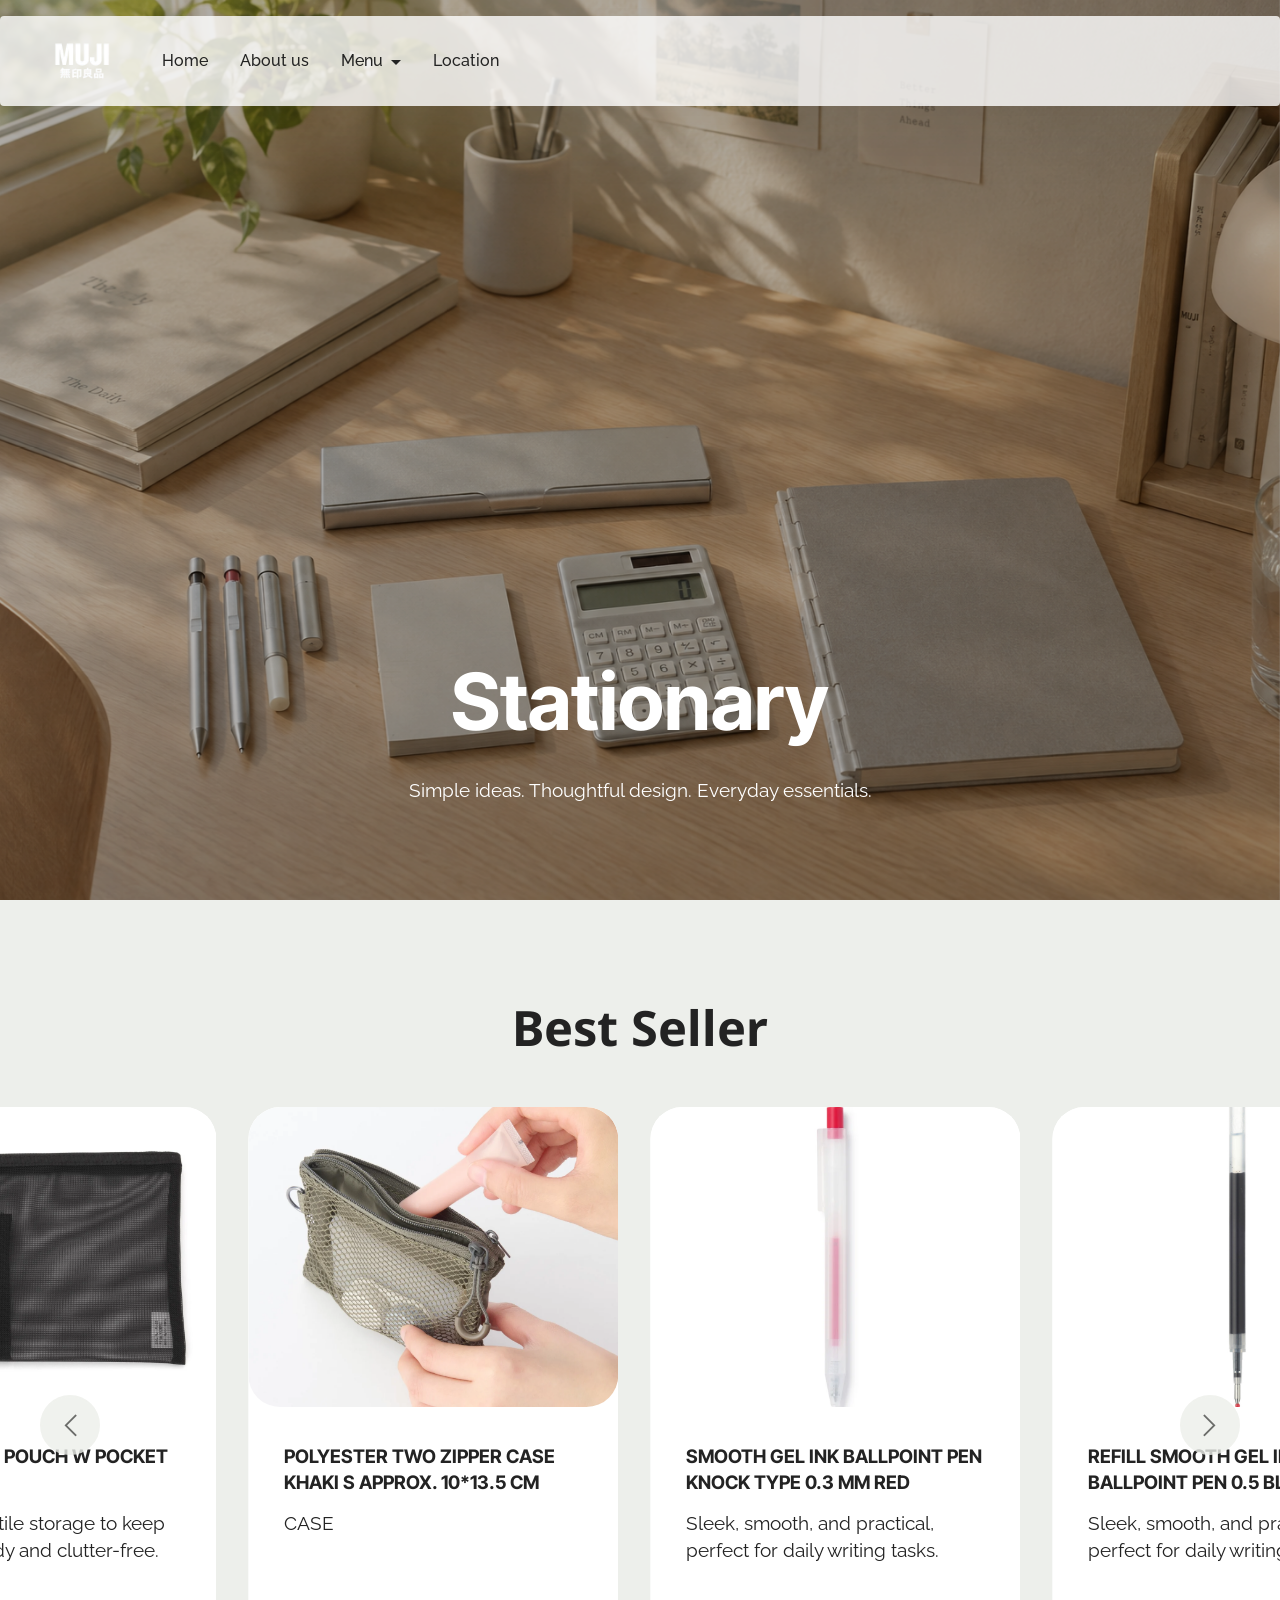
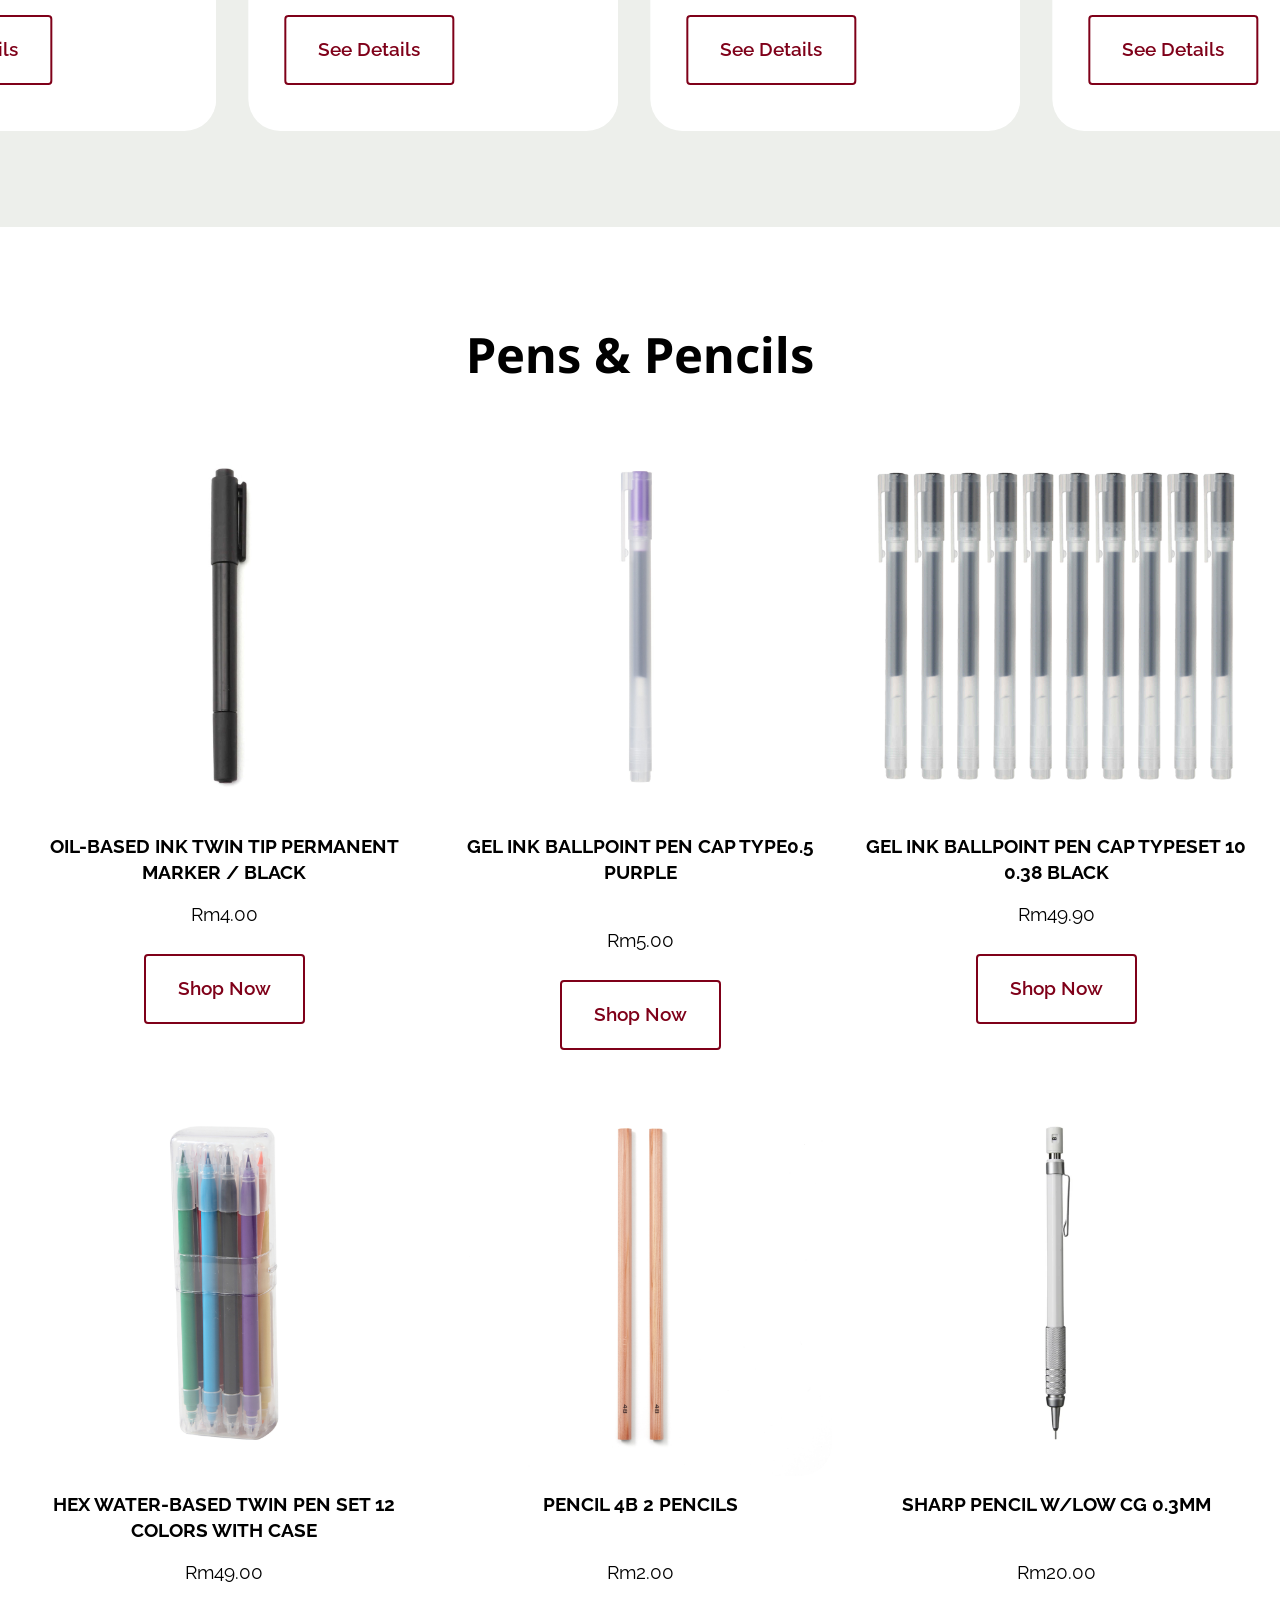
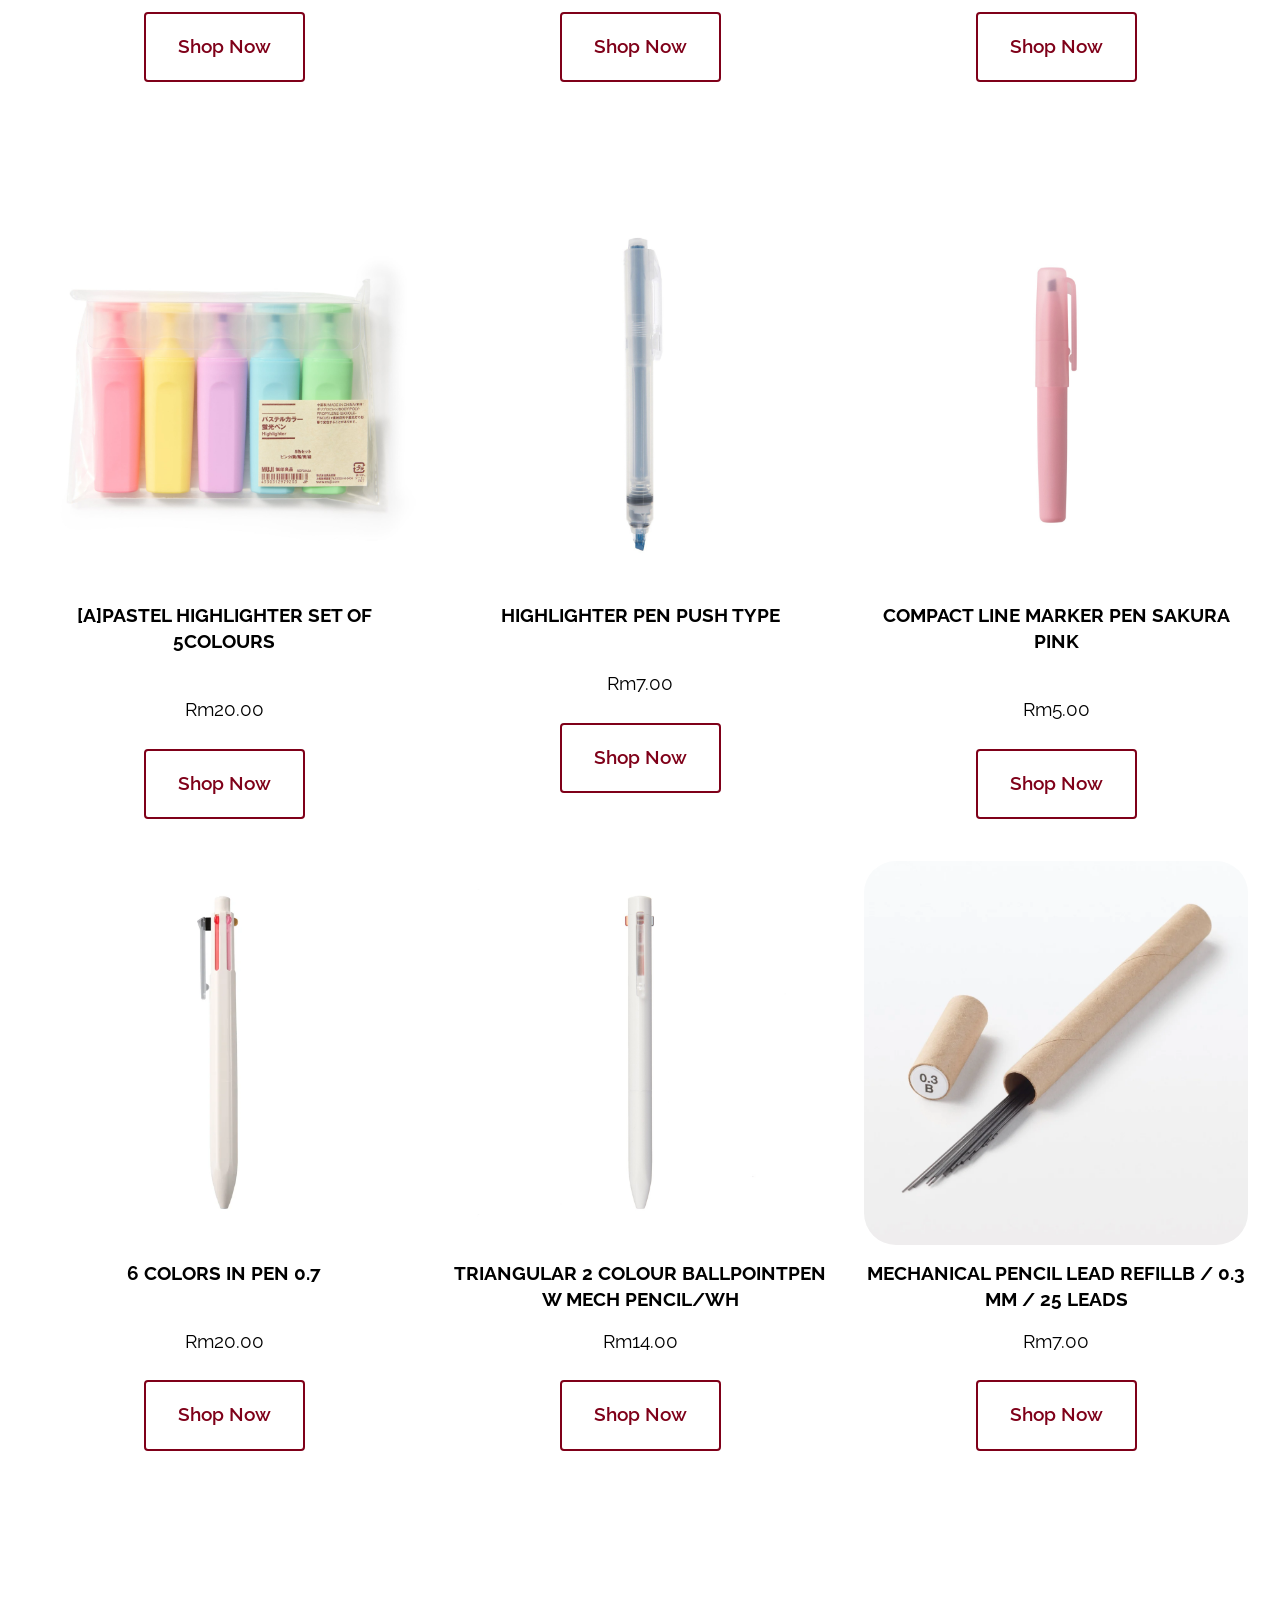
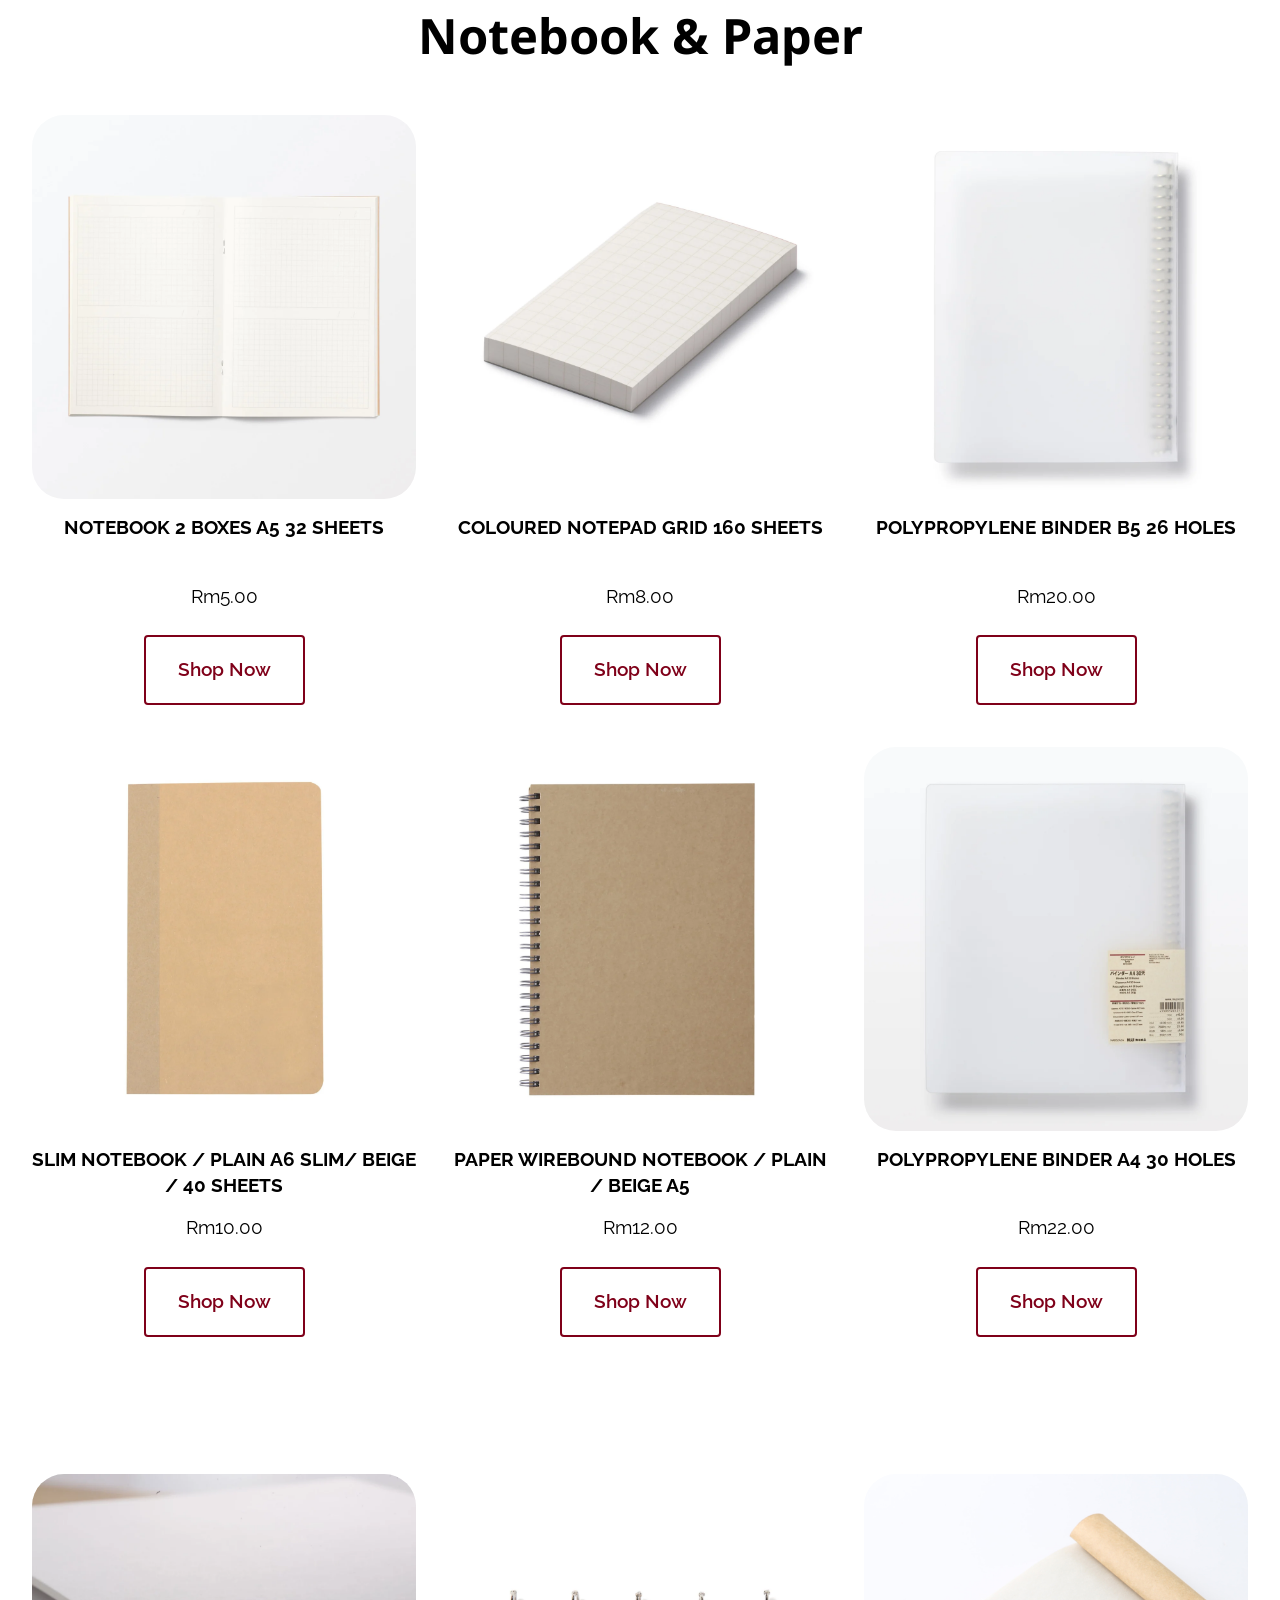
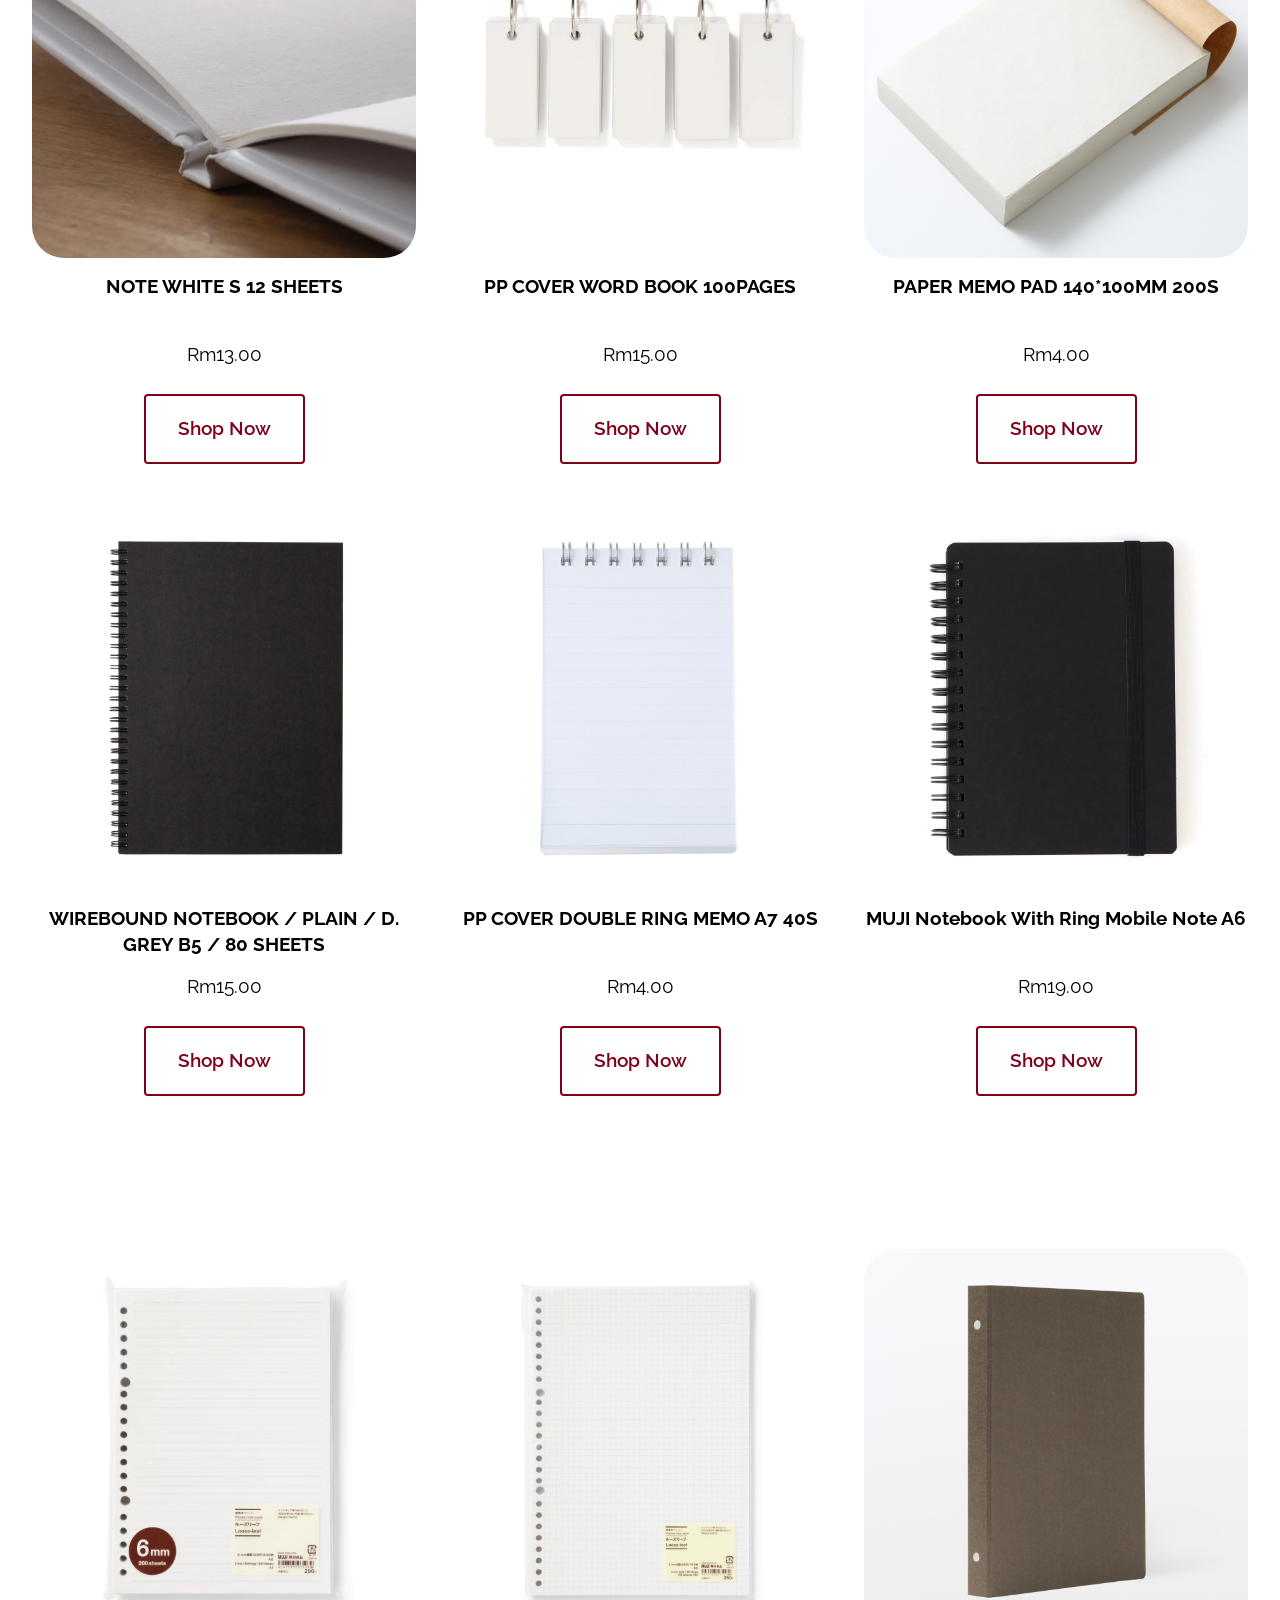
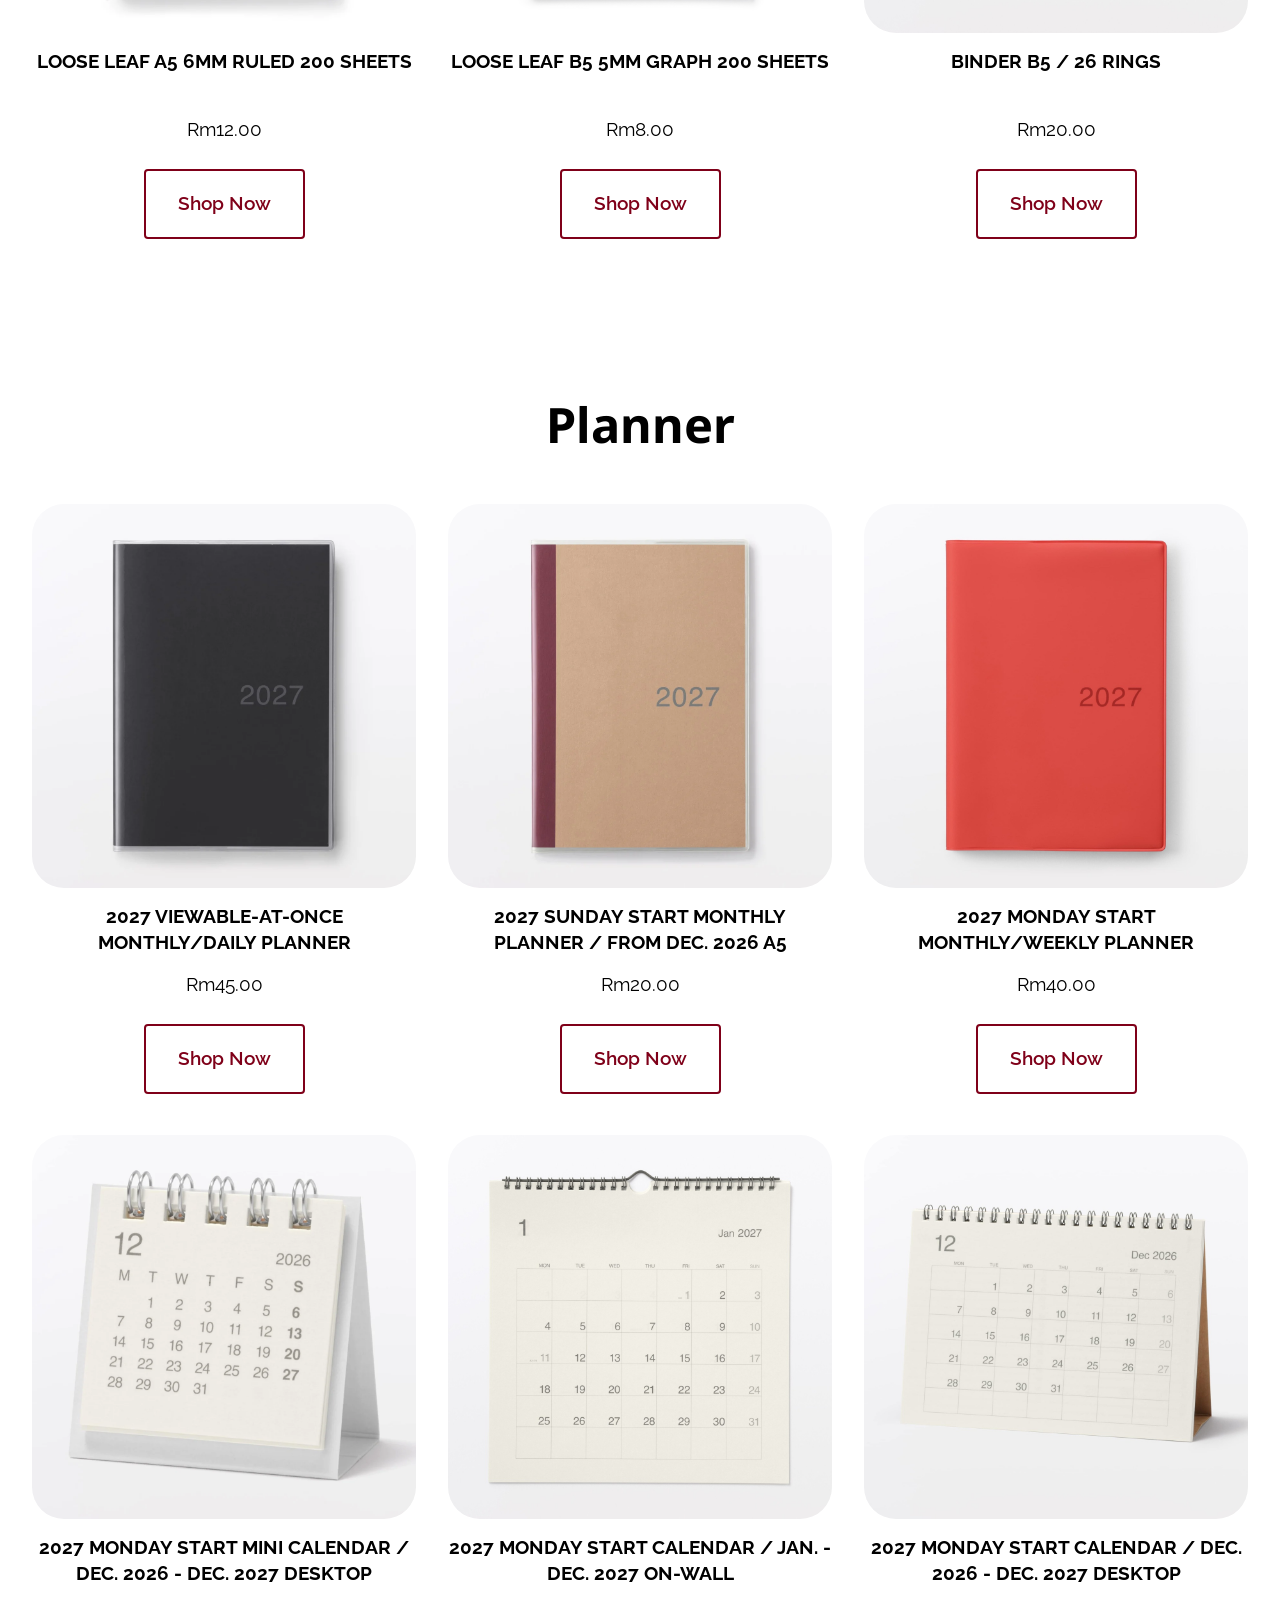
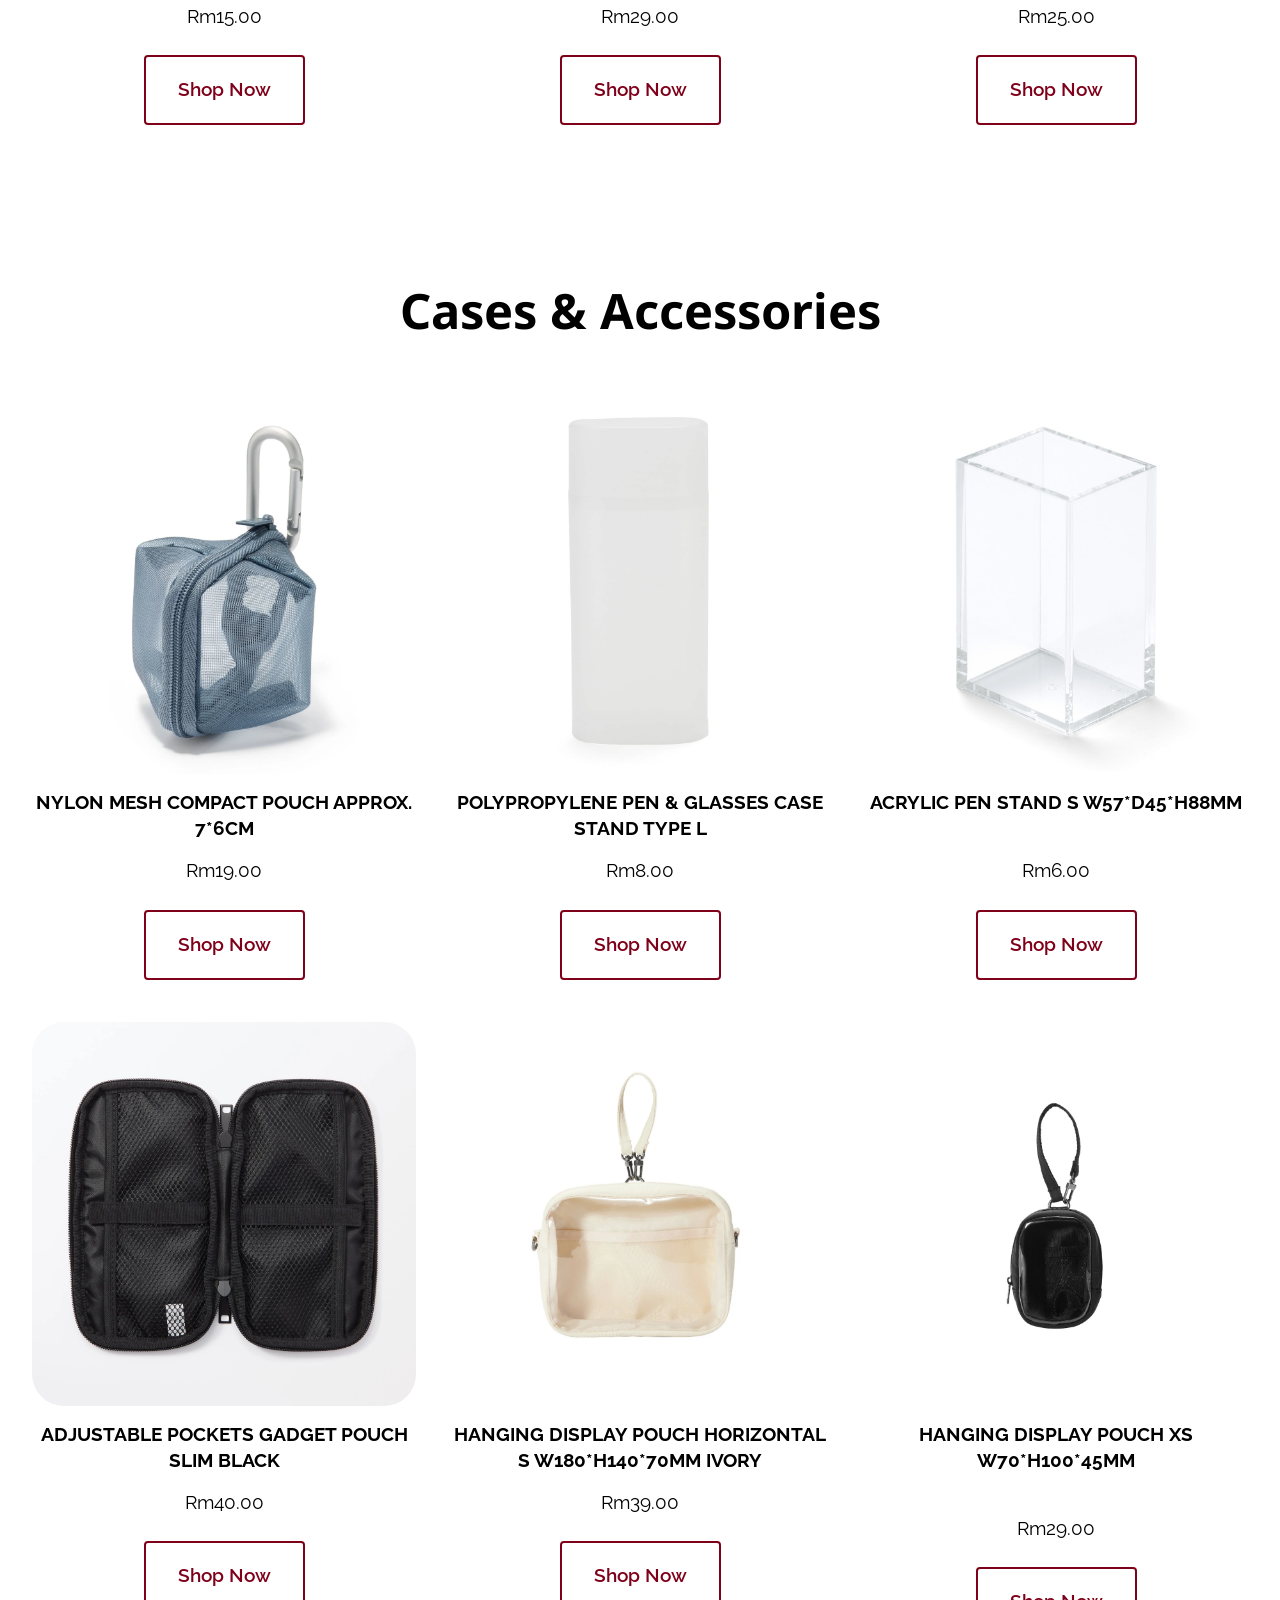
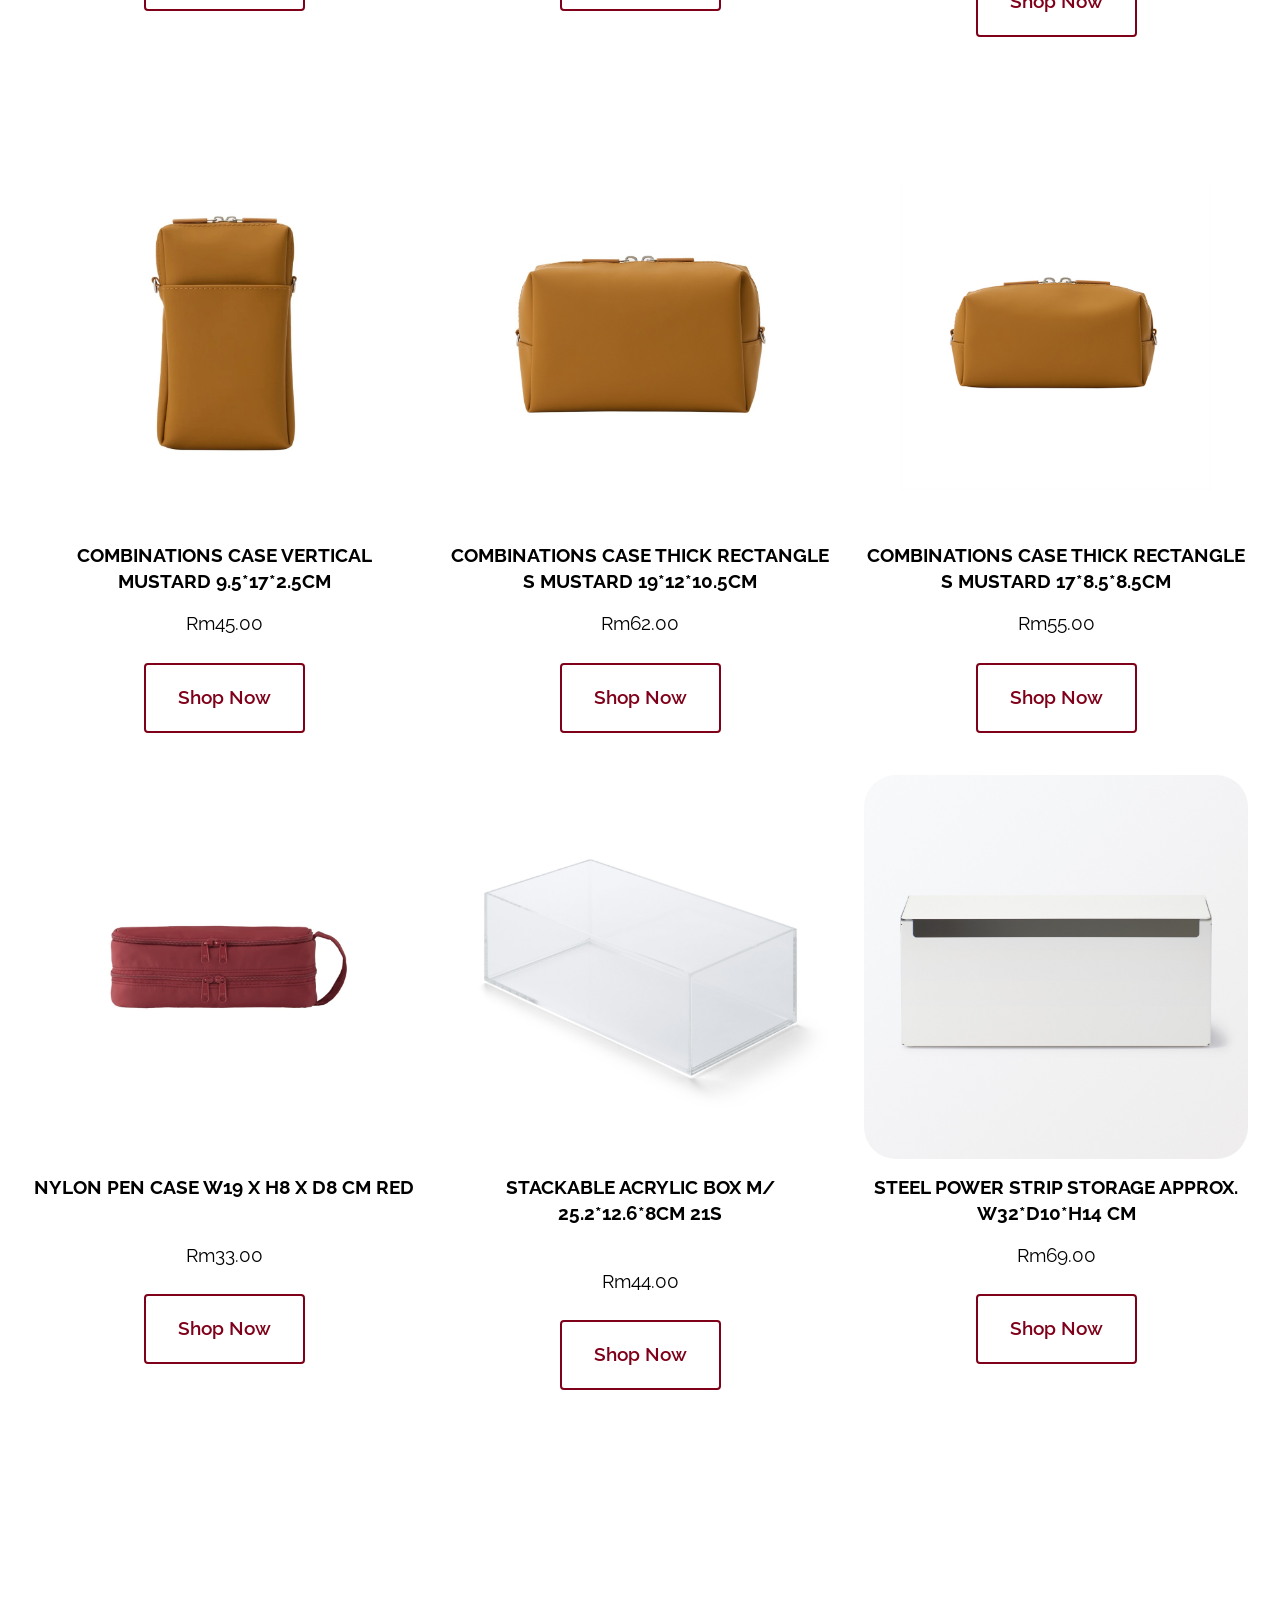
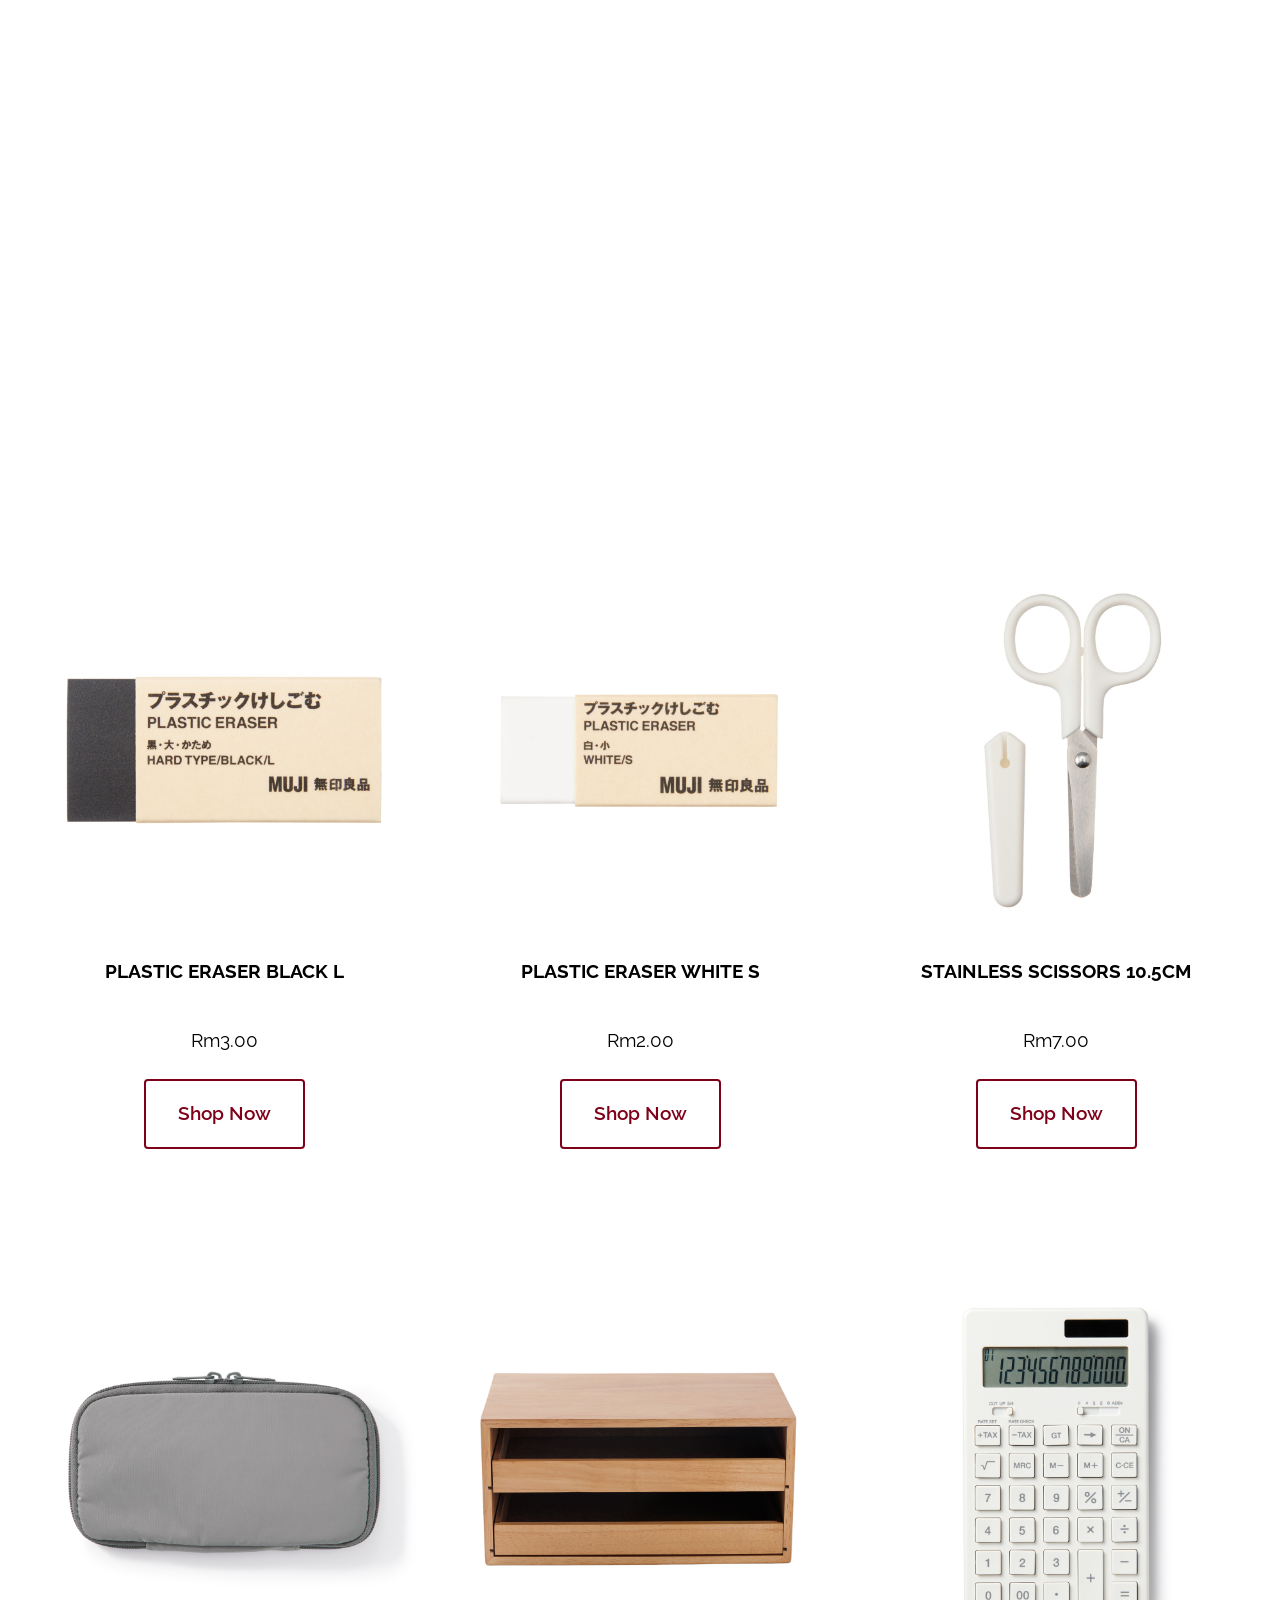
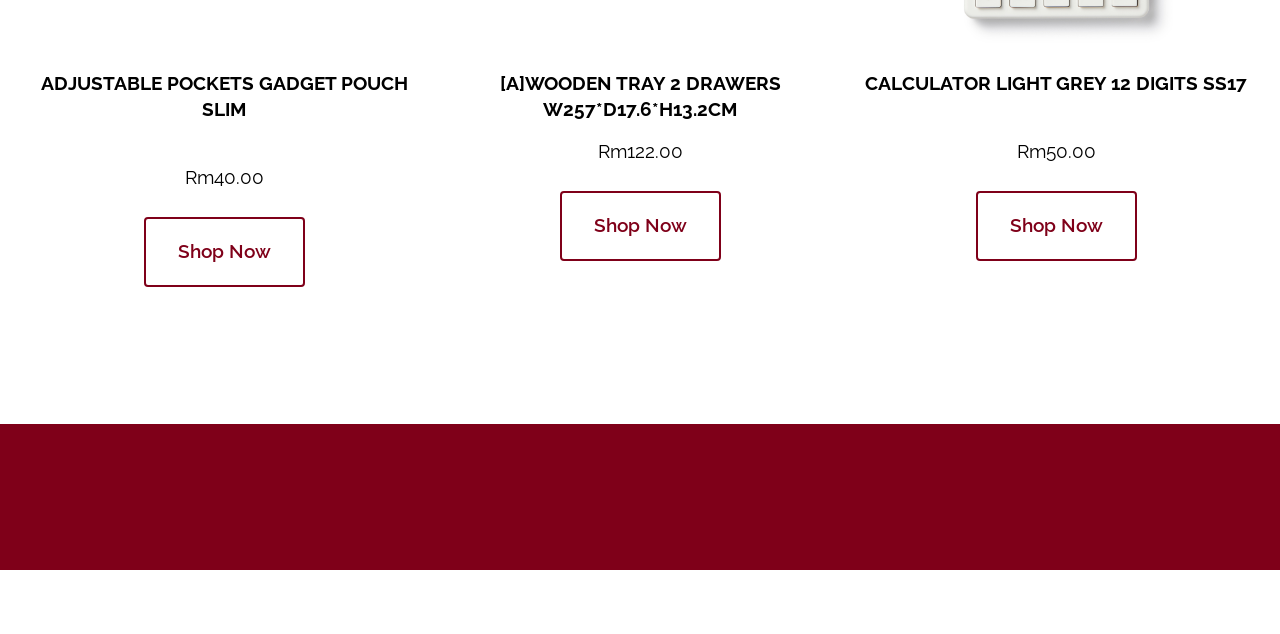
<file: page8.html>
<!DOCTYPE html>
<html  >
<head>
  <!-- Site made with Mobirise Website Builder v6.1.12, https://mobirise.com -->
  <meta charset="UTF-8">
  <meta http-equiv="X-UA-Compatible" content="IE=edge">
  <meta name="generator" content="Mobirise v6.1.12, mobirise.com">
  <meta name="viewport" content="width=device-width, initial-scale=1, minimum-scale=1">
  <link rel="shortcut icon" href="assets/images/muji-logo.png" type="image/x-icon">
  <meta name="description" content="">
  
  
  <title>Stationary</title>
  <link rel="stylesheet" href="assets/web/assets/mobirise-icons2/mobirise2.css">
  <link rel="stylesheet" href="assets/bootstrap/css/bootstrap.min.css">
  <link rel="stylesheet" href="assets/parallax/jarallax.css">
  <link rel="stylesheet" href="assets/animatecss/animate.css">
  <link rel="stylesheet" href="assets/dropdown/css/style.css">
  <link rel="stylesheet" href="assets/theme/css/style.css">
  <link rel="preload" href="https://fonts.googleapis.com/css?family=Inter+Tight:100,200,300,400,500,600,700,800,900,100i,200i,300i,400i,500i,600i,700i,800i,900i&display=swap" as="style" onload="this.onload=null;this.rel='stylesheet'">
  <noscript><link rel="stylesheet" href="https://fonts.googleapis.com/css?family=Inter+Tight:100,200,300,400,500,600,700,800,900,100i,200i,300i,400i,500i,600i,700i,800i,900i&display=swap"></noscript>
  <link rel="preload" href="https://fonts.googleapis.com/css?family=Noto+Sans:100,200,300,400,500,600,700,800,900,100i,200i,300i,400i,500i,600i,700i,800i,900i&display=swap" as="style" onload="this.onload=null;this.rel='stylesheet'">
  <noscript><link rel="stylesheet" href="https://fonts.googleapis.com/css?family=Noto+Sans:100,200,300,400,500,600,700,800,900,100i,200i,300i,400i,500i,600i,700i,800i,900i&display=swap"></noscript>
  <link rel="preload" href="https://fonts.googleapis.com/css?family=Raleway:100,200,300,400,500,600,700,800,900,100i,200i,300i,400i,500i,600i,700i,800i,900i&display=swap" as="style" onload="this.onload=null;this.rel='stylesheet'">
  <noscript><link rel="stylesheet" href="https://fonts.googleapis.com/css?family=Raleway:100,200,300,400,500,600,700,800,900,100i,200i,300i,400i,500i,600i,700i,800i,900i&display=swap"></noscript>
  <link rel="preload" as="style" href="assets/mobirise/css/mbr-additional.css?v=00X0Ps"><link rel="stylesheet" href="assets/mobirise/css/mbr-additional.css?v=00X0Ps" type="text/css">

  
  
  
</head>
<body>
  
  <section data-bs-version="5.1" class="menu menu1 cid-vxhiHbEVE0" once="menu" id="menu01-38">
	

	<nav class="navbar navbar-dropdown navbar-fixed-top navbar-expand-lg">
		<div class="container">
			<div class="navbar-brand">
				<span class="navbar-logo">
					<a href="https://mobiri.se">
						<img src="assets/images/muji-logo.png" alt="Mobirise Website Builder" style="height: 5rem;">
					</a>
				</span>
				
			</div>
			<button class="navbar-toggler" type="button" data-toggle="collapse" data-bs-toggle="collapse" data-target="#navbarSupportedContent" data-bs-target="#navbarSupportedContent" aria-controls="navbarNavAltMarkup" aria-expanded="false" aria-label="Toggle navigation">
				<div class="hamburger">
					<span></span>
					<span></span>
					<span></span>
					<span></span>
				</div>
			</button>
			<div class="collapse navbar-collapse" id="navbarSupportedContent">
				<ul class="navbar-nav nav-dropdown nav-right" data-app-modern-menu="true"><li class="nav-item">
						<a class="nav-link link text-black text-primary display-4" href="index.html" aria-expanded="false">Home</a>
					</li><li class="nav-item">
						<a class="nav-link link text-black text-primary display-4" href="page1.html" aria-expanded="false">About us</a>
					</li>
					<li class="nav-item dropdown"><a class="nav-link link text-black dropdown-toggle display-4" href="https://mobiri.se" data-toggle="dropdown-submenu" data-bs-toggle="dropdown" data-bs-auto-close="outside" aria-expanded="false">Menu</a><div class="dropdown-menu" aria-labelledby="dropdown-543"><a class="text-black dropdown-item text-primary display-4" href="page3.html">Clothing</a><a class="text-black dropdown-item text-primary display-4" href="page4.html">Household Goods</a><a class="text-black dropdown-item text-primary display-4" href="page5.html">Health &amp; Beauty</a><a class="text-black dropdown-item text-primary display-4" href="page6.html">Food &amp; Beverages</a><a class="text-black dropdown-item text-primary display-4" href="page8.html">Stationary</a></div></li>
					<li class="nav-item">
						<a class="nav-link link text-black text-primary display-4" href="page2.html">Location</a>
					</li></ul>
				
				
			</div>
		</div>
	</nav>
</section>

<section data-bs-version="5.1" class="header16 cid-vxhiHc0dPD mbr-fullscreen mbr-parallax-background" id="header17-39">
  
  <div class="mbr-overlay" style="opacity: 0.3; background-color: rgb(0, 0, 0);"></div>
  <div class="container-fluid">
    <div class="row">
      <div class="content-wrap col-12 col-md-12">
        <h1 class="mbr-section-title mbr-fonts-style mbr-white mb-4 display-1">
          <strong><br>Stationary</strong></h1>
        
        <p class="mbr-fonts-style mbr-text mbr-white mb-4 display-7">Simple ideas. Thoughtful design. Everyday essentials.</p>
        
      </div>
    </div>
  </div>
</section>

<section data-bs-version="5.1" class="features017 mbr-embla cid-vxhiHcc268" id="features017-3a">
	
	
	<div class="position-relative">
		<div class="container-fluid">
			<div class="row justify-content-center">
				<div class="col-12 content-head">
					<div class="mbr-section-head mb-5">
						<h4 class="mbr-section-title mbr-fonts-style align-center mb-0 display-2"><strong>Best Seller</strong></h4>
						
					</div>
				</div>
			</div>
		</div>

		<div class="embla" data-skip-snaps="true" data-align="center" data-contain-scroll="trimSnaps" data-loop="true" data-auto-play="true" data-auto-play-interval="2" data-draggable="true">
			<div class="embla__viewport container-fluid">
				<div class="embla__container">
					
					<div class="embla__slide slider-image item active" style="margin-left: 1rem; margin-right: 1rem;">
						<div class="slide-content">
							<div class="item-img">
								<div class="item-wrapper">
									<img src="assets/images/muji-3.webp" alt="Mobirise Website Builder" title="" data-slide-to="1" data-bs-slide-to="1">
								</div>
							</div>
							<div class="item-content">
								<h5 class="item-title mbr-fonts-style display-5"><strong>NYLON MESH POUCH W POCKET B6 BLK 19A</strong></h5>
								
								<p class="mbr-text mbr-fonts-style mt-3 display-7">Simple, versatile storage to keep your space tidy and clutter-free.</p>
							</div>
							<div class="mbr-section-btn item-footer mt-2"><a href="" class="btn item-btn btn-primary-outline display-7" target="_blank">See Details</a></div>
						</div>
					</div>
					<div class="embla__slide slider-image item" style="margin-left: 1rem; margin-right: 1rem;">
						<div class="slide-content">
							<div class="item-img">
								<div class="item-wrapper">
									<img src="assets/images/muji2.webp" alt="Mobirise Website Builder" title="" data-slide-to="2" data-bs-slide-to="2">
								</div>
							</div>
							<div class="item-content">
								<h5 class="item-title mbr-fonts-style display-5"><strong>POLYESTER TWO ZIPPER CASE KHAKI S APPROX. 10*13.5 CM</strong></h5>
								
								<p class="mbr-text mbr-fonts-style mt-3 display-7">CASE</p>
							</div>
							<div class="mbr-section-btn item-footer mt-2"><a href="" class="btn item-btn btn-primary-outline display-7" target="_blank">See Details</a></div>
						</div>
					</div>
					<div class="embla__slide slider-image item" style="margin-left: 1rem; margin-right: 1rem;">
						<div class="slide-content">
							<div class="item-img">
								<div class="item-wrapper">
									<img src="assets/images/muji3-1.webp" alt="Mobirise Website Builder" title="" data-slide-to="3" data-bs-slide-to="3">
								</div>
							</div>
							<div class="item-content">
								<h5 class="item-title mbr-fonts-style display-5"><strong>SMOOTH GEL INK BALLPOINT PEN KNOCK TYPE 0.3 MM RED</strong></h5>
								
								<p class="mbr-text mbr-fonts-style mt-3 display-7">Sleek, smooth, and practical, perfect for daily writing tasks.</p>
							</div>
							<div class="mbr-section-btn item-footer mt-2"><a href="" class="btn item-btn btn-primary-outline display-7" target="_blank">See Details</a></div>
						</div>
					</div>
					<div class="embla__slide slider-image item" style="margin-left: 1rem; margin-right: 1rem;">
						<div class="slide-content">
							<div class="item-img">
								<div class="item-wrapper">
									<img src="assets/images/muji4.jpg" alt="Mobirise Website Builder" title="" data-slide-to="4" data-bs-slide-to="4">
								</div>
							</div>
							<div class="item-content">
								<h5 class="item-title mbr-fonts-style display-5"><strong>REFILL SMOOTH GEL INK BALLPOINT PEN 0.5 BLACK</strong></h5>
								
								<p class="mbr-text mbr-fonts-style mt-3 display-7">Sleek, smooth, and practical, perfect for daily writing tasks.</p>
							</div>
							<div class="mbr-section-btn item-footer mt-2"><a href="" class="btn item-btn btn-primary-outline display-7" target="_blank">See Details</a></div>
						</div>
					</div>
					<div class="embla__slide slider-image item" style="margin-left: 1rem; margin-right: 1rem;">
						<div class="slide-content">
							<div class="item-img">
								<div class="item-wrapper">
									<img src="assets/images/muji5.webp" alt="Mobirise Website Builder" title="" data-slide-to="5" data-bs-slide-to="5">
								</div>
							</div>
							<div class="item-content">
								<h5 class="item-title mbr-fonts-style display-5"><strong>SMOOTH WRITING OIL-BASED INK BALLPOINT PEN 0.5 MM BLACK</strong></h5>
								
								<p class="mbr-text mbr-fonts-style mt-3 display-7">Sleek, smooth, and practical, perfect for daily writing tasks.</p>
							</div>
							<div class="mbr-section-btn item-footer mt-2"><a href="" class="btn item-btn btn-primary-outline display-7" target="_blank">See Details</a></div>
						</div>
					</div><div class="embla__slide slider-image item" style="margin-left: 1rem; margin-right: 1rem;">
						<div class="slide-content">
							<div class="item-img">
								<div class="item-wrapper">
									<img src="assets/images/muji6-1.webp" alt="Mobirise Website Builder" title="" data-slide-to="1" data-bs-slide-to="1">
								</div>
							</div>
							<div class="item-content">
								<h5 class="item-title mbr-fonts-style display-5"><strong>PLANTED TREE PAPER NOTEBOOK SET OF 5 B5 36 SHEETS</strong></h5>
								
								<p class="mbr-text mbr-fonts-style mt-3 display-7">Simple and practical notebook perfect for notes, journaling, or creative work.</p>
							</div>

							<div class="mbr-section-btn item-footer mt-2"><a href="" class="btn item-btn btn-primary-outline display-7" target="_blank">See Detials</a></div>
						</div>
					</div>
					
					
				</div>
			</div>
			<button class="embla__button embla__button--prev">
				<span class="mobi-mbri mobi-mbri-arrow-prev mbr-iconfont" aria-hidden="true"></span>
				<span class="sr-only visually-hidden visually-hidden visually-hidden">Previous</span>
			</button>
			<button class="embla__button embla__button--next">
				<span class="mobi-mbri mobi-mbri-arrow-next mbr-iconfont" aria-hidden="true"></span>
				<span class="sr-only visually-hidden visually-hidden visually-hidden">Next</span>
			</button>
		</div>
	</div>
</section>

<section data-bs-version="5.1" class="features13 start cid-vxhiHczfSf" id="features013-3b">
    

<div class="container-fluid">
  <div class="row justify-content-center">
    <div class="col-12 content-head">
      <div class="mbr-section-head mb-5">
        <h4 class="mbr-section-title mbr-fonts-style align-center mb-0 display-2"><strong>Pens &amp; Pencils</strong></h4>
        
      </div>
    </div>
  </div>
  <div class="row mbr-section-content">
    <div class="item features-image col-6 col-md-4 col-lg-4">
      <div class="item-wrapper">
        <div class="item-img">
          <img src="assets/images/muji7.jpg" alt="Mobirise Website Builder" title="" data-slide-to="0" data-bs-slide-to="0">
        </div>
        <div class="item-content align-left mt-3">
          <h5 class="item-title mbr-fonts-style mb-3 display-7"><strong>OIL-BASED INK TWIN TIP PERMANENT MARKER / BLACK</strong><strong><br></strong></h5>
          
          <p class="item-text mbr-fonts-style mb-3 display-7">Rm4.00</p>
        </div>
        <div class="mbr-section-btn item-footer mt-2"><a href="" class="btn item-btn btn-primary-outline display-7">Shop Now</a></div>
      </div>
    </div>
    <div class="item features-image col-6 col-md-4 col-lg-4">
      <div class="item-wrapper">
        <div class="item-img">
          <img src="assets/images/muji8.jpg" alt="Mobirise Website Builder" title="" data-slide-to="1" data-bs-slide-to="1">
        </div>
        <div class="item-content align-left mt-3">
          <h5 class="item-title mbr-fonts-style mb-3 display-7"><strong>GEL INK BALLPOINT PEN CAP TYPE0.5 PURPLE</strong><strong><br></strong><strong><br></strong></h5>
          
          <p class="item-text mbr-fonts-style mb-3 display-7">Rm5.00</p>
        </div>
        <div class="mbr-section-btn item-footer mt-2"><a href="" class="btn item-btn btn-primary-outline display-7">Shop Now</a></div>
      </div>
    </div>
    <div class="item features-image col-6 col-md-4 col-lg-4">
      <div class="item-wrapper">
        <div class="item-img">
          <img src="assets/images/muji9.jpg" alt="Mobirise Website Builder" title="" data-slide-to="2" data-bs-slide-to="2">
        </div>
        <div class="item-content align-left mt-3">
          <h5 class="item-title mbr-fonts-style mb-3 display-7"><strong>GEL INK BALLPOINT PEN CAP TYPESET 10 0.38 BLACK</strong></h5>
          
          <p class="item-text mbr-fonts-style display-7">Rm49.90</p>
        </div>
        <div class="mbr-section-btn item-footer mt-2"><a href="" class="btn item-btn btn-primary-outline display-7">Shop Now</a></div>
      </div>
    </div>
    <div class="item features-image col-6 col-md-4 col-lg-4">
      <div class="item-wrapper">
        <div class="item-img">
          <img src="assets/images/muji10.jpg" alt="Mobirise Website Builder" title="" data-slide-to="3" data-bs-slide-to="3">
        </div>
        <div class="item-content align-left mt-3">
          <h5 class="item-title mbr-fonts-style mb-3 display-7"><strong>HEX WATER-BASED TWIN PEN SET 12 COLORS WITH CASE</strong><strong><br></strong></h5>
          
          <p class="item-text mbr-fonts-style display-7">Rm49.00</p>
        </div>
        <div class="mbr-section-btn item-footer mt-2"><a href="" class="btn item-btn btn-primary-outline display-7">Shop Now</a></div>
      </div>
    </div>
    <div class="item features-image col-6 col-md-4 col-lg-4">
      <div class="item-wrapper">
        <div class="item-img">
          <img src="assets/images/muji11.jpg" alt="Mobirise Website Builder" title="" data-slide-to="4" data-bs-slide-to="4">
        </div>
        <div class="item-content align-left mt-3">
          <h5 class="item-title mbr-fonts-style mb-3 display-7"><strong>PENCIL 4B 2 PENCILS</strong><br><strong><br></strong></h5>
          
          <p class="item-text mbr-fonts-style mb-3 display-7">Rm2.00</p>
        </div>
        <div class="mbr-section-btn item-footer mt-2"><a href="" class="btn item-btn btn-primary-outline display-7">Shop Now</a></div>
      </div>
    </div>
    <div class="item features-image col-6 col-md-4 col-lg-4">
      <div class="item-wrapper">
        <div class="item-img">
          <img src="assets/images/muji12.webp" alt="Mobirise Website Builder" title="" data-slide-to="5" data-bs-slide-to="5">
        </div>
        <div class="item-content align-left mt-3">
          <h5 class="item-title mbr-fonts-style mb-3 display-7"><strong>SHARP PENCIL W/LOW CG 0.3MM</strong><br><strong><br></strong></h5>
          
          <p class="item-text mbr-fonts-style mb-3 display-7">Rm20.00</p>
        </div>
        <div class="mbr-section-btn item-footer mt-2"><a href="" class="btn item-btn btn-primary-outline display-7">Shop Now</a></div>
      </div>
    </div>

  </div>
</div>
</section>

<section data-bs-version="5.1" class="features13 start cid-vxhiHcR32l" id="features013-3c">
    

<div class="container-fluid">
  <div class="row justify-content-center">
    <div class="col-12 content-head">
      
    </div>
  </div>
  <div class="row mbr-section-content">
    <div class="item features-image col-6 col-md-4 col-lg-4">
      <div class="item-wrapper">
        <div class="item-img">
          <img src="assets/images/muji13.jpg" alt="Mobirise Website Builder" title="" data-slide-to="0" data-bs-slide-to="0">
        </div>
        <div class="item-content align-left mt-3">
          <h5 class="item-title mbr-fonts-style mb-3 display-7"><strong>[A]PASTEL HIGHLIGHTER SET OF 5COLOURS</strong><br><strong><br></strong></h5>
          
          <p class="item-text mbr-fonts-style mb-3 display-7">Rm20.00</p>
        </div>
        <div class="mbr-section-btn item-footer mt-2"><a href="" class="btn item-btn btn-primary-outline display-7">Shop Now</a></div>
      </div>
    </div>
    <div class="item features-image col-6 col-md-4 col-lg-4">
      <div class="item-wrapper">
        <div class="item-img">
          <img src="assets/images/muji14.jpg" alt="Mobirise Website Builder" title="" data-slide-to="1" data-bs-slide-to="1">
        </div>
        <div class="item-content align-left mt-3">
          <h5 class="item-title mbr-fonts-style mb-3 display-7"><strong>HIGHLIGHTER PEN PUSH TYPE</strong><br><strong><br></strong></h5>
          
          <p class="item-text mbr-fonts-style mb-3 display-7">Rm7.00</p>
        </div>
        <div class="mbr-section-btn item-footer mt-2"><a href="" class="btn item-btn btn-primary-outline display-7">Shop Now</a></div>
      </div>
    </div>
    <div class="item features-image col-6 col-md-4 col-lg-4">
      <div class="item-wrapper">
        <div class="item-img">
          <img src="assets/images/muji15.jpg" alt="Mobirise Website Builder" title="" data-slide-to="2" data-bs-slide-to="2">
        </div>
        <div class="item-content align-left mt-3">
          <h5 class="item-title mbr-fonts-style mb-3 display-7"><strong>COMPACT LINE MARKER PEN SAKURA PINK</strong><strong><br></strong><strong><br></strong></h5>
          
          <p class="item-text mbr-fonts-style display-7">Rm5.00</p>
        </div>
        <div class="mbr-section-btn item-footer mt-2"><a href="" class="btn item-btn btn-primary-outline display-7">Shop Now</a></div>
      </div>
    </div>
    <div class="item features-image col-6 col-md-4 col-lg-4">
      <div class="item-wrapper">
        <div class="item-img">
          <img src="assets/images/muji15.webp" alt="Mobirise Website Builder" title="" data-slide-to="3" data-bs-slide-to="3">
        </div>
        <div class="item-content align-left mt-3">
          <h5 class="item-title mbr-fonts-style mb-3 display-7"><strong>6 COLORS IN PEN 0.7</strong><br><strong><br></strong></h5>
          
          <p class="item-text mbr-fonts-style display-7">Rm20.00</p>
        </div>
        <div class="mbr-section-btn item-footer mt-2"><a href="" class="btn item-btn btn-primary-outline display-7">Shop Now</a></div>
      </div>
    </div>
    <div class="item features-image col-6 col-md-4 col-lg-4">
      <div class="item-wrapper">
        <div class="item-img">
          <img src="assets/images/muji16.jpg" alt="Mobirise Website Builder" title="" data-slide-to="4" data-bs-slide-to="4">
        </div>
        <div class="item-content align-left mt-3">
          <h5 class="item-title mbr-fonts-style mb-3 display-7"><strong>TRIANGULAR 2 COLOUR BALLPOINTPEN W MECH PENCIL/WH</strong><strong><br></strong></h5>
          
          <p class="item-text mbr-fonts-style mb-3 display-7">Rm14.00</p>
        </div>
        <div class="mbr-section-btn item-footer mt-2"><a href="" class="btn item-btn btn-primary-outline display-7">Shop Now</a></div>
      </div>
    </div>
    <div class="item features-image col-6 col-md-4 col-lg-4">
      <div class="item-wrapper">
        <div class="item-img">
          <img src="assets/images/muji17.webp" alt="Mobirise Website Builder" title="" data-slide-to="5" data-bs-slide-to="5">
        </div>
        <div class="item-content align-left mt-3">
          <h5 class="item-title mbr-fonts-style mb-3 display-7"><strong>MECHANICAL PENCIL LEAD REFILLB / 0.3 MM / 25 LEADS</strong><strong><br></strong></h5>
          
          <p class="item-text mbr-fonts-style mb-3 display-7">Rm7.00</p>
        </div>
        <div class="mbr-section-btn item-footer mt-2"><a href="" class="btn item-btn btn-primary-outline display-7">Shop Now</a></div>
      </div>
    </div>

  </div>
</div>
</section>

<section data-bs-version="5.1" class="features13 start cid-vxhiHdZdn1" id="features013-3d">
    

<div class="container-fluid">
  <div class="row justify-content-center">
    <div class="col-12 content-head">
      <div class="mbr-section-head mb-5">
        <h4 class="mbr-section-title mbr-fonts-style align-center mb-0 display-2"><strong>Notebook &amp; Paper</strong></h4>
        
      </div>
    </div>
  </div>
  <div class="row mbr-section-content">
    <div class="item features-image col-6 col-md-4 col-lg-4">
      <div class="item-wrapper">
        <div class="item-img">
          <img src="assets/images/muji-book1.webp" alt="Mobirise Website Builder" title="" data-slide-to="0" data-bs-slide-to="0">
        </div>
        <div class="item-content align-left mt-3">
          <h5 class="item-title mbr-fonts-style mb-3 display-7"><strong>NOTEBOOK 2 BOXES A5 32 SHEETS</strong><br><strong><br></strong></h5>
          
          <p class="item-text mbr-fonts-style mb-3 display-7">Rm5.00</p>
        </div>
        <div class="mbr-section-btn item-footer mt-2"><a href="" class="btn item-btn btn-primary-outline display-7">Shop Now</a></div>
      </div>
    </div>
    <div class="item features-image col-6 col-md-4 col-lg-4">
      <div class="item-wrapper">
        <div class="item-img">
          <img src="assets/images/muji-book2.webp" alt="Mobirise Website Builder" title="" data-slide-to="1" data-bs-slide-to="1">
        </div>
        <div class="item-content align-left mt-3">
          <h5 class="item-title mbr-fonts-style mb-3 display-7"><strong>COLOURED NOTEPAD GRID 160 SHEETS</strong><br><strong><br></strong></h5>
          
          <p class="item-text mbr-fonts-style mb-3 display-7">Rm8.00</p>
        </div>
        <div class="mbr-section-btn item-footer mt-2"><a href="" class="btn item-btn btn-primary-outline display-7">Shop Now</a></div>
      </div>
    </div>
    <div class="item features-image col-6 col-md-4 col-lg-4">
      <div class="item-wrapper">
        <div class="item-img">
          <img src="assets/images/muji-book3.webp" alt="Mobirise Website Builder" title="" data-slide-to="2" data-bs-slide-to="2">
        </div>
        <div class="item-content align-left mt-3">
          <h5 class="item-title mbr-fonts-style mb-3 display-7"><strong>POLYPROPYLENE BINDER B5 26 HOLES</strong><br><strong><br></strong></h5>
          
          <p class="item-text mbr-fonts-style display-7">Rm20.00</p>
        </div>
        <div class="mbr-section-btn item-footer mt-2"><a href="" class="btn item-btn btn-primary-outline display-7">Shop Now</a></div>
      </div>
    </div>
    <div class="item features-image col-6 col-md-4 col-lg-4">
      <div class="item-wrapper">
        <div class="item-img">
          <img src="assets/images/muji-book4.webp" alt="Mobirise Website Builder" title="" data-slide-to="3" data-bs-slide-to="3">
        </div>
        <div class="item-content align-left mt-3">
          <h5 class="item-title mbr-fonts-style mb-3 display-7"><strong>SLIM NOTEBOOK / PLAIN A6 SLIM/ BEIGE / 40 SHEETS</strong><strong><br></strong></h5>
          
          <p class="item-text mbr-fonts-style display-7">Rm10.00</p>
        </div>
        <div class="mbr-section-btn item-footer mt-2"><a href="" class="btn item-btn btn-primary-outline display-7">Shop Now</a></div>
      </div>
    </div>
    <div class="item features-image col-6 col-md-4 col-lg-4">
      <div class="item-wrapper">
        <div class="item-img">
          <img src="assets/images/muji-book5.webp" alt="Mobirise Website Builder" title="" data-slide-to="4" data-bs-slide-to="4">
        </div>
        <div class="item-content align-left mt-3">
          <h5 class="item-title mbr-fonts-style mb-3 display-7"><strong>PAPER WIREBOUND NOTEBOOK / PLAIN / BEIGE A5</strong><strong><br></strong></h5>
          
          <p class="item-text mbr-fonts-style mb-3 display-7">Rm12.00</p>
        </div>
        <div class="mbr-section-btn item-footer mt-2"><a href="" class="btn item-btn btn-primary-outline display-7">Shop Now</a></div>
      </div>
    </div>
    <div class="item features-image col-6 col-md-4 col-lg-4">
      <div class="item-wrapper">
        <div class="item-img">
          <img src="assets/images/muji-book6.webp" alt="Mobirise Website Builder" title="" data-slide-to="5" data-bs-slide-to="5">
        </div>
        <div class="item-content align-left mt-3">
          <h5 class="item-title mbr-fonts-style mb-3 display-7"><strong>POLYPROPYLENE BINDER A4 30 HOLES</strong><br><strong><br></strong></h5>
          
          <p class="item-text mbr-fonts-style mb-3 display-7">Rm22.00</p>
        </div>
        <div class="mbr-section-btn item-footer mt-2"><a href="" class="btn item-btn btn-primary-outline display-7">Shop Now</a></div>
      </div>
    </div>

  </div>
</div>
</section>

<section data-bs-version="5.1" class="features13 start cid-vxhiHedUPM" id="features013-3e">
    

<div class="container-fluid">
  <div class="row justify-content-center">
    <div class="col-12 content-head">
      
    </div>
  </div>
  <div class="row mbr-section-content">
    <div class="item features-image col-6 col-md-4 col-lg-4">
      <div class="item-wrapper">
        <div class="item-img">
          <img src="assets/images/muji-book7.webp" alt="Mobirise Website Builder" title="" data-slide-to="0" data-bs-slide-to="0">
        </div>
        <div class="item-content align-left mt-3">
          <h5 class="item-title mbr-fonts-style mb-3 display-7"><strong>NOTE WHITE S 12 SHEETS</strong><br><strong><br></strong></h5>
          
          <p class="item-text mbr-fonts-style mb-3 display-7">Rm13.00</p>
        </div>
        <div class="mbr-section-btn item-footer mt-2"><a href="" class="btn item-btn btn-primary-outline display-7">Shop Now</a></div>
      </div>
    </div>
    <div class="item features-image col-6 col-md-4 col-lg-4">
      <div class="item-wrapper">
        <div class="item-img">
          <img src="assets/images/muji-book8.webp" alt="Mobirise Website Builder" title="" data-slide-to="1" data-bs-slide-to="1">
        </div>
        <div class="item-content align-left mt-3">
          <h5 class="item-title mbr-fonts-style mb-3 display-7"><strong>PP COVER WORD BOOK 100PAGES</strong><br><strong><br></strong></h5>
          
          <p class="item-text mbr-fonts-style mb-3 display-7">Rm15.00</p>
        </div>
        <div class="mbr-section-btn item-footer mt-2"><a href="" class="btn item-btn btn-primary-outline display-7">Shop Now</a></div>
      </div>
    </div>
    <div class="item features-image col-6 col-md-4 col-lg-4">
      <div class="item-wrapper">
        <div class="item-img">
          <img src="assets/images/muji-book9.jpg" alt="Mobirise Website Builder" title="" data-slide-to="2" data-bs-slide-to="2">
        </div>
        <div class="item-content align-left mt-3">
          <h5 class="item-title mbr-fonts-style mb-3 display-7"><strong>PAPER MEMO PAD 140*100MM 200S</strong><div><strong><br></strong></div></h5>
          
          <p class="item-text mbr-fonts-style display-7">Rm4.00</p>
        </div>
        <div class="mbr-section-btn item-footer mt-2"><a href="" class="btn item-btn btn-primary-outline display-7">Shop Now</a></div>
      </div>
    </div>
    <div class="item features-image col-6 col-md-4 col-lg-4">
      <div class="item-wrapper">
        <div class="item-img">
          <img src="assets/images/muji-book10.jpg" alt="Mobirise Website Builder" title="" data-slide-to="3" data-bs-slide-to="3">
        </div>
        <div class="item-content align-left mt-3">
          <h5 class="item-title mbr-fonts-style mb-3 display-7"><strong>WIREBOUND NOTEBOOK / PLAIN / D. GREY B5 / 80 SHEETS</strong></h5>
          
          <p class="item-text mbr-fonts-style display-7">Rm15.00</p>
        </div>
        <div class="mbr-section-btn item-footer mt-2"><a href="" class="btn item-btn btn-primary-outline display-7">Shop Now</a></div>
      </div>
    </div>
    <div class="item features-image col-6 col-md-4 col-lg-4">
      <div class="item-wrapper">
        <div class="item-img">
          <img src="assets/images/muji-book11.jpg" alt="Mobirise Website Builder" title="" data-slide-to="4" data-bs-slide-to="4">
        </div>
        <div class="item-content align-left mt-3">
          <h5 class="item-title mbr-fonts-style mb-3 display-7"><strong>PP COVER DOUBLE RING MEMO A7 40S</strong><br><strong><br></strong></h5>
          
          <p class="item-text mbr-fonts-style mb-3 display-7">Rm4.00</p>
        </div>
        <div class="mbr-section-btn item-footer mt-2"><a href="" class="btn item-btn btn-primary-outline display-7">Shop Now</a></div>
      </div>
    </div>
    <div class="item features-image col-6 col-md-4 col-lg-4">
      <div class="item-wrapper">
        <div class="item-img">
          <img src="assets/images/muji-book12.webp" alt="Mobirise Website Builder" title="" data-slide-to="5" data-bs-slide-to="5">
        </div>
        <div class="item-content align-left mt-3">
          <h5 class="item-title mbr-fonts-style mb-3 display-7"><strong>MUJI Notebook With Ring Mobile Note A6</strong><strong><br></strong><strong><br></strong></h5>
          
          <p class="item-text mbr-fonts-style mb-3 display-7">Rm19.00</p>
        </div>
        <div class="mbr-section-btn item-footer mt-2"><a href="" class="btn item-btn btn-primary-outline display-7">Shop Now</a></div>
      </div>
    </div>

  </div>
</div>
</section>

<section data-bs-version="5.1" class="features13 start cid-vxkXeApudD" id="features013-3x">
    

<div class="container-fluid">
  <div class="row justify-content-center">
    <div class="col-12 content-head">
      
    </div>
  </div>
  <div class="row mbr-section-content">
    <div class="item features-image col-6 col-md-4 col-lg-4">
      <div class="item-wrapper">
        <div class="item-img">
          <img src="assets/images/muji-book13.webp" alt="Mobirise Website Builder" title="" data-slide-to="0" data-bs-slide-to="0">
        </div>
        <div class="item-content align-left mt-3">
          <h5 class="item-title mbr-fonts-style mb-3 display-7"><strong>LOOSE LEAF A5 6MM RULED 200 SHEETS</strong><br><strong><br></strong></h5>
          
          <p class="item-text mbr-fonts-style mb-3 display-7">Rm12.00</p>
        </div>
        <div class="mbr-section-btn item-footer mt-2"><a href="" class="btn item-btn btn-primary-outline display-7">Shop Now</a></div>
      </div>
    </div>
    <div class="item features-image col-6 col-md-4 col-lg-4">
      <div class="item-wrapper">
        <div class="item-img">
          <img src="assets/images/muji-book14.jpg" alt="Mobirise Website Builder" title="" data-slide-to="1" data-bs-slide-to="1">
        </div>
        <div class="item-content align-left mt-3">
          <h5 class="item-title mbr-fonts-style mb-3 display-7"><strong>LOOSE LEAF B5 5MM GRAPH 200 SHEETS</strong><br><strong><br></strong></h5>
          
          <p class="item-text mbr-fonts-style mb-3 display-7">Rm8.00</p>
        </div>
        <div class="mbr-section-btn item-footer mt-2"><a href="" class="btn item-btn btn-primary-outline display-7">Shop Now</a></div>
      </div>
    </div>
    <div class="item features-image col-6 col-md-4 col-lg-4">
      <div class="item-wrapper">
        <div class="item-img">
          <img src="assets/images/muji-book15.jpg" alt="Mobirise Website Builder" title="" data-slide-to="2" data-bs-slide-to="2">
        </div>
        <div class="item-content align-left mt-3">
          <h5 class="item-title mbr-fonts-style mb-3 display-7"><strong>BINDER B5 / 26 RINGS</strong><br><div><strong><br></strong></div></h5>
          
          <p class="item-text mbr-fonts-style display-7">Rm20.00</p>
        </div>
        <div class="mbr-section-btn item-footer mt-2"><a href="" class="btn item-btn btn-primary-outline display-7">Shop Now</a></div>
      </div>
    </div>
    
    
    

  </div>
</div>
</section>

<section data-bs-version="5.1" class="features13 start cid-vxkXVdzyiw" id="features013-3y">
    

<div class="container-fluid">
  <div class="row justify-content-center">
    <div class="col-12 content-head">
      <div class="mbr-section-head mb-5">
        <h4 class="mbr-section-title mbr-fonts-style align-center mb-0 display-2"><strong>Planner</strong></h4>
        
      </div>
    </div>
  </div>
  <div class="row mbr-section-content">
    <div class="item features-image col-6 col-md-4 col-lg-4">
      <div class="item-wrapper">
        <div class="item-img">
          <img src="assets/images/muji-planner1.webp" alt="Mobirise Website Builder" title="" data-slide-to="0" data-bs-slide-to="0">
        </div>
        <div class="item-content align-left mt-3">
          <h5 class="item-title mbr-fonts-style mb-3 display-7"><strong>2027 VIEWABLE-AT-ONCE MONTHLY/DAILY PLANNER</strong><strong><br></strong></h5>
          
          <p class="item-text mbr-fonts-style mb-3 display-7">Rm45.00</p>
        </div>
        <div class="mbr-section-btn item-footer mt-2"><a href="" class="btn item-btn btn-primary-outline display-7">Shop Now</a></div>
      </div>
    </div>
    <div class="item features-image col-6 col-md-4 col-lg-4">
      <div class="item-wrapper">
        <div class="item-img">
          <img src="assets/images/muji-planner2.webp" alt="Mobirise Website Builder" title="" data-slide-to="1" data-bs-slide-to="1">
        </div>
        <div class="item-content align-left mt-3">
          <h5 class="item-title mbr-fonts-style mb-3 display-7"><strong>2027 SUNDAY START MONTHLY PLANNER / FROM DEC. 2026 A5</strong><strong><br></strong></h5>
          
          <p class="item-text mbr-fonts-style mb-3 display-7">Rm20.00</p>
        </div>
        <div class="mbr-section-btn item-footer mt-2"><a href="" class="btn item-btn btn-primary-outline display-7">Shop Now</a></div>
      </div>
    </div>
    <div class="item features-image col-6 col-md-4 col-lg-4">
      <div class="item-wrapper">
        <div class="item-img">
          <img src="assets/images/muji-planner3.jpg" alt="Mobirise Website Builder" title="" data-slide-to="2" data-bs-slide-to="2">
        </div>
        <div class="item-content align-left mt-3">
          <h5 class="item-title mbr-fonts-style mb-3 display-7"><strong>2027 MONDAY START MONTHLY/WEEKLY PLANNER</strong><strong><br></strong></h5>
          
          <p class="item-text mbr-fonts-style display-7">Rm40.00</p>
        </div>
        <div class="mbr-section-btn item-footer mt-2"><a href="" class="btn item-btn btn-primary-outline display-7">Shop Now</a></div>
      </div>
    </div>
    <div class="item features-image col-6 col-md-4 col-lg-4">
      <div class="item-wrapper">
        <div class="item-img">
          <img src="assets/images/muji-planner4.webp" alt="Mobirise Website Builder" title="" data-slide-to="3" data-bs-slide-to="3">
        </div>
        <div class="item-content align-left mt-3">
          <h5 class="item-title mbr-fonts-style mb-3 display-7"><strong>2027 MONDAY START MINI CALENDAR / DEC. 2026 - DEC. 2027 DESKTOP</strong></h5>
          
          <p class="item-text mbr-fonts-style display-7">Rm15.00</p>
        </div>
        <div class="mbr-section-btn item-footer mt-2"><a href="" class="btn item-btn btn-primary-outline display-7">Shop Now</a></div>
      </div>
    </div>
    <div class="item features-image col-6 col-md-4 col-lg-4">
      <div class="item-wrapper">
        <div class="item-img">
          <img src="assets/images/muji-planner5.jpg" alt="Mobirise Website Builder" title="" data-slide-to="4" data-bs-slide-to="4">
        </div>
        <div class="item-content align-left mt-3">
          <h5 class="item-title mbr-fonts-style mb-3 display-7"><strong>2027 MONDAY START CALENDAR / JAN. - DEC. 2027 ON-WALL</strong></h5>
          
          <p class="item-text mbr-fonts-style mb-3 display-7">Rm29.00</p>
        </div>
        <div class="mbr-section-btn item-footer mt-2"><a href="" class="btn item-btn btn-primary-outline display-7">Shop Now</a></div>
      </div>
    </div>
    <div class="item features-image col-6 col-md-4 col-lg-4">
      <div class="item-wrapper">
        <div class="item-img">
          <img src="assets/images/muji-planner6.jpg" alt="Mobirise Website Builder" title="" data-slide-to="5" data-bs-slide-to="5">
        </div>
        <div class="item-content align-left mt-3">
          <h5 class="item-title mbr-fonts-style mb-3 display-7"><strong>2027 MONDAY START CALENDAR / DEC. 2026 - DEC. 2027 DESKTOP</strong><strong><br></strong></h5>
          
          <p class="item-text mbr-fonts-style mb-3 display-7">Rm25.00</p>
        </div>
        <div class="mbr-section-btn item-footer mt-2"><a href="" class="btn item-btn btn-primary-outline display-7">Shop Now</a></div>
      </div>
    </div>

  </div>
</div>
</section>

<section data-bs-version="5.1" class="features13 start cid-vxkZ5Svo0y" id="features013-3z">
    

<div class="container-fluid">
  <div class="row justify-content-center">
    <div class="col-12 content-head">
      <div class="mbr-section-head mb-5">
        <h4 class="mbr-section-title mbr-fonts-style align-center mb-0 display-2"><strong>Cases &amp; Accessories</strong></h4>
        
      </div>
    </div>
  </div>
  <div class="row mbr-section-content">
    <div class="item features-image col-6 col-md-4 col-lg-4">
      <div class="item-wrapper">
        <div class="item-img">
          <img src="assets/images/muji-case1.webp" alt="Mobirise Website Builder" title="" data-slide-to="0" data-bs-slide-to="0">
        </div>
        <div class="item-content align-left mt-3">
          <h5 class="item-title mbr-fonts-style mb-3 display-7"><strong>NYLON MESH COMPACT POUCH APPROX. 7*6CM</strong></h5>
          
          <p class="item-text mbr-fonts-style mb-3 display-7">Rm19.00</p>
        </div>
        <div class="mbr-section-btn item-footer mt-2"><a href="" class="btn item-btn btn-primary-outline display-7">Shop Now</a></div>
      </div>
    </div>
    <div class="item features-image col-6 col-md-4 col-lg-4">
      <div class="item-wrapper">
        <div class="item-img">
          <img src="assets/images/muji-case2.jpg" alt="Mobirise Website Builder" title="" data-slide-to="1" data-bs-slide-to="1">
        </div>
        <div class="item-content align-left mt-3">
          <h5 class="item-title mbr-fonts-style mb-3 display-7"><strong>POLYPROPYLENE PEN &amp; GLASSES CASE STAND TYPE L</strong></h5>
          
          <p class="item-text mbr-fonts-style mb-3 display-7">Rm8.00</p>
        </div>
        <div class="mbr-section-btn item-footer mt-2"><a href="" class="btn item-btn btn-primary-outline display-7">Shop Now</a></div>
      </div>
    </div>
    <div class="item features-image col-6 col-md-4 col-lg-4">
      <div class="item-wrapper">
        <div class="item-img">
          <img src="assets/images/muji-case3.jpg" alt="Mobirise Website Builder" title="" data-slide-to="2" data-bs-slide-to="2">
        </div>
        <div class="item-content align-left mt-3">
          <h5 class="item-title mbr-fonts-style mb-3 display-7"><strong>ACRYLIC PEN STAND S W57*D45*H88MM</strong><br><strong><br></strong></h5>
          
          <p class="item-text mbr-fonts-style display-7">Rm6.00</p>
        </div>
        <div class="mbr-section-btn item-footer mt-2"><a href="" class="btn item-btn btn-primary-outline display-7">Shop Now</a></div>
      </div>
    </div>
    <div class="item features-image col-6 col-md-4 col-lg-4">
      <div class="item-wrapper">
        <div class="item-img">
          <img src="assets/images/muji-case4.webp" alt="Mobirise Website Builder" title="" data-slide-to="3" data-bs-slide-to="3">
        </div>
        <div class="item-content align-left mt-3">
          <h5 class="item-title mbr-fonts-style mb-3 display-7"><strong>ADJUSTABLE POCKETS GADGET POUCH SLIM BLACK</strong></h5>
          
          <p class="item-text mbr-fonts-style display-7">Rm40.00</p>
        </div>
        <div class="mbr-section-btn item-footer mt-2"><a href="" class="btn item-btn btn-primary-outline display-7">Shop Now</a></div>
      </div>
    </div>
    <div class="item features-image col-6 col-md-4 col-lg-4">
      <div class="item-wrapper">
        <div class="item-img">
          <img src="assets/images/muji-case5.webp" alt="Mobirise Website Builder" title="" data-slide-to="4" data-bs-slide-to="4">
        </div>
        <div class="item-content align-left mt-3">
          <h5 class="item-title mbr-fonts-style mb-3 display-7"><strong>HANGING DISPLAY POUCH HORIZONTAL S W180*H140*70MM IVORY</strong></h5>
          
          <p class="item-text mbr-fonts-style mb-3 display-7">Rm39.00</p>
        </div>
        <div class="mbr-section-btn item-footer mt-2"><a href="" class="btn item-btn btn-primary-outline display-7">Shop Now</a></div>
      </div>
    </div>
    <div class="item features-image col-6 col-md-4 col-lg-4">
      <div class="item-wrapper">
        <div class="item-img">
          <img src="assets/images/muji-case6.jpg" alt="Mobirise Website Builder" title="" data-slide-to="5" data-bs-slide-to="5">
        </div>
        <div class="item-content align-left mt-3">
          <h5 class="item-title mbr-fonts-style mb-3 display-7"><strong>HANGING DISPLAY POUCH XS W70*H100*45MM</strong><br><strong><br></strong></h5>
          
          <p class="item-text mbr-fonts-style mb-3 display-7">Rm29.00</p>
        </div>
        <div class="mbr-section-btn item-footer mt-2"><a href="" class="btn item-btn btn-primary-outline display-7">Shop Now</a></div>
      </div>
    </div>

  </div>
</div>
</section>

<section data-bs-version="5.1" class="features13 start cid-vxkZ6Iz9sc" id="features013-40">
    

<div class="container-fluid">
  <div class="row justify-content-center">
    <div class="col-12 content-head">
      
    </div>
  </div>
  <div class="row mbr-section-content">
    <div class="item features-image col-6 col-md-4 col-lg-4">
      <div class="item-wrapper">
        <div class="item-img">
          <img src="assets/images/muji-case7.webp" alt="Mobirise Website Builder" title="" data-slide-to="0" data-bs-slide-to="0">
        </div>
        <div class="item-content align-left mt-3">
          <h5 class="item-title mbr-fonts-style mb-3 display-7"><strong>COMBINATIONS CASE VERTICAL MUSTARD 9.5*17*2.5CM</strong></h5>
          
          <p class="item-text mbr-fonts-style mb-3 display-7">Rm45.00</p>
        </div>
        <div class="mbr-section-btn item-footer mt-2"><a href="" class="btn item-btn btn-primary-outline display-7">Shop Now</a></div>
      </div>
    </div>
    <div class="item features-image col-6 col-md-4 col-lg-4">
      <div class="item-wrapper">
        <div class="item-img">
          <img src="assets/images/muji-case8.jpg" alt="Mobirise Website Builder" title="" data-slide-to="1" data-bs-slide-to="1">
        </div>
        <div class="item-content align-left mt-3">
          <h5 class="item-title mbr-fonts-style mb-3 display-7"><strong>COMBINATIONS CASE THICK RECTANGLE S MUSTARD 19*12*10.5CM</strong></h5>
          
          <p class="item-text mbr-fonts-style mb-3 display-7">Rm62.00</p>
        </div>
        <div class="mbr-section-btn item-footer mt-2"><a href="" class="btn item-btn btn-primary-outline display-7">Shop Now</a></div>
      </div>
    </div>
    <div class="item features-image col-6 col-md-4 col-lg-4">
      <div class="item-wrapper">
        <div class="item-img">
          <img src="assets/images/muji-case9.png" alt="Mobirise Website Builder" title="" data-slide-to="2" data-bs-slide-to="2">
        </div>
        <div class="item-content align-left mt-3">
          <h5 class="item-title mbr-fonts-style mb-3 display-7"><strong>COMBINATIONS CASE THICK RECTANGLE S MUSTARD 17*8.5*8.5CM</strong></h5>
          
          <p class="item-text mbr-fonts-style display-7">Rm55.00</p>
        </div>
        <div class="mbr-section-btn item-footer mt-2"><a href="" class="btn item-btn btn-primary-outline display-7">Shop Now</a></div>
      </div>
    </div>
    <div class="item features-image col-6 col-md-4 col-lg-4">
      <div class="item-wrapper">
        <div class="item-img">
          <img src="assets/images/muji-case10.webp" alt="Mobirise Website Builder" title="" data-slide-to="3" data-bs-slide-to="3">
        </div>
        <div class="item-content align-left mt-3">
          <h5 class="item-title mbr-fonts-style mb-3 display-7"><strong>NYLON PEN CASE W19 X H8 X D8 CM RED</strong><br><strong><br></strong></h5>
          
          <p class="item-text mbr-fonts-style display-7">Rm33.00</p>
        </div>
        <div class="mbr-section-btn item-footer mt-2"><a href="" class="btn item-btn btn-primary-outline display-7">Shop Now</a></div>
      </div>
    </div>
    <div class="item features-image col-6 col-md-4 col-lg-4">
      <div class="item-wrapper">
        <div class="item-img">
          <img src="assets/images/muji-case11.jpg" alt="Mobirise Website Builder" title="" data-slide-to="4" data-bs-slide-to="4">
        </div>
        <div class="item-content align-left mt-3">
          <h5 class="item-title mbr-fonts-style mb-3 display-7"><strong>STACKABLE ACRYLIC BOX M/ 25.2*12.6*8CM 21S</strong><br><strong><br></strong></h5>
          
          <p class="item-text mbr-fonts-style mb-3 display-7">Rm44.00</p>
        </div>
        <div class="mbr-section-btn item-footer mt-2"><a href="" class="btn item-btn btn-primary-outline display-7">Shop Now</a></div>
      </div>
    </div>
    <div class="item features-image col-6 col-md-4 col-lg-4">
      <div class="item-wrapper">
        <div class="item-img">
          <img src="assets/images/muji-case12.jpg" alt="Mobirise Website Builder" title="" data-slide-to="5" data-bs-slide-to="5">
        </div>
        <div class="item-content align-left mt-3">
          <h5 class="item-title mbr-fonts-style mb-3 display-7"><strong>S</strong><strong>TEEL POWER STRIP STORAGE APPROX. W32*D10*H14 CM</strong></h5>
          
          <p class="item-text mbr-fonts-style mb-3 display-7">Rm69.00</p>
        </div>
        <div class="mbr-section-btn item-footer mt-2"><a href="" class="btn item-btn btn-primary-outline display-7">Shop Now</a></div>
      </div>
    </div>

  </div>
</div>
</section>

<section data-bs-version="5.1" class="features13 start cid-vxl15rUEkr" id="features013-41">
    

<div class="container-fluid">
  <div class="row justify-content-center">
    <div class="col-12 content-head">
      
    </div>
  </div>
  <div class="row mbr-section-content">
    <div class="item features-image col-6 col-md-4 col-lg-4">
      <div class="item-wrapper">
        <div class="item-img">
          <img src="assets/images/muji-ass1.jpg" alt="Mobirise Website Builder" title="" data-slide-to="0" data-bs-slide-to="0">
        </div>
        <div class="item-content align-left mt-3">
          <h5 class="item-title mbr-fonts-style mb-3 display-7"><strong>PERFORATED FASTENING TAPE DARKGREY DARK GREY</strong></h5>
          
          <p class="item-text mbr-fonts-style mb-3 display-7">Rm9.00</p>
        </div>
        <div class="mbr-section-btn item-footer mt-2"><a href="" class="btn item-btn btn-primary-outline display-7">Shop Now</a></div>
      </div>
    </div>
    <div class="item features-image col-6 col-md-4 col-lg-4">
      <div class="item-wrapper">
        <div class="item-img">
          <img src="assets/images/muji-ass2.jpg" alt="Mobirise Website Builder" title="" data-slide-to="1" data-bs-slide-to="1">
        </div>
        <div class="item-content align-left mt-3">
          <h5 class="item-title mbr-fonts-style mb-3 display-7"><strong>STAPLER WHITE GREY</strong><br><strong><br></strong></h5>
          
          <p class="item-text mbr-fonts-style mb-3 display-7">Rm11.00</p>
        </div>
        <div class="mbr-section-btn item-footer mt-2"><a href="" class="btn item-btn btn-primary-outline display-7">Shop Now</a></div>
      </div>
    </div>
    <div class="item features-image col-6 col-md-4 col-lg-4">
      <div class="item-wrapper">
        <div class="item-img">
          <img src="assets/images/muji-ass3.webp" alt="Mobirise Website Builder" title="" data-slide-to="2" data-bs-slide-to="2">
        </div>
        <div class="item-content align-left mt-3">
          <h5 class="item-title mbr-fonts-style mb-3 display-7"><strong>POLYCARBONATE DOUBLE-SIDED RULER 15/30 CM / CLEAR</strong></h5>
          
          <p class="item-text mbr-fonts-style display-7">Rm12.00</p>
        </div>
        <div class="mbr-section-btn item-footer mt-2"><a href="" class="btn item-btn btn-primary-outline display-7">Shop Now</a></div>
      </div>
    </div>
    <div class="item features-image col-6 col-md-4 col-lg-4">
      <div class="item-wrapper">
        <div class="item-img">
          <img src="assets/images/muji-ass4.jpg" alt="Mobirise Website Builder" title="" data-slide-to="3" data-bs-slide-to="3">
        </div>
        <div class="item-content align-left mt-3">
          <h5 class="item-title mbr-fonts-style mb-3 display-7"><strong>PLASTIC ERASER BLACK L</strong><br><strong><br></strong></h5>
          
          <p class="item-text mbr-fonts-style display-7">Rm3.00</p>
        </div>
        <div class="mbr-section-btn item-footer mt-2"><a href="" class="btn item-btn btn-primary-outline display-7">Shop Now</a></div>
      </div>
    </div>
    <div class="item features-image col-6 col-md-4 col-lg-4">
      <div class="item-wrapper">
        <div class="item-img">
          <img src="assets/images/muji-ass5.jpg" alt="Mobirise Website Builder" title="" data-slide-to="4" data-bs-slide-to="4">
        </div>
        <div class="item-content align-left mt-3">
          <h5 class="item-title mbr-fonts-style mb-3 display-7"><strong>PLASTIC ERASER WHITE S</strong><br><strong><br></strong></h5>
          
          <p class="item-text mbr-fonts-style mb-3 display-7">Rm2.00</p>
        </div>
        <div class="mbr-section-btn item-footer mt-2"><a href="" class="btn item-btn btn-primary-outline display-7">Shop Now</a></div>
      </div>
    </div>
    <div class="item features-image col-6 col-md-4 col-lg-4">
      <div class="item-wrapper">
        <div class="item-img">
          <img src="assets/images/muji-ass6.jpg" alt="Mobirise Website Builder" title="" data-slide-to="5" data-bs-slide-to="5">
        </div>
        <div class="item-content align-left mt-3">
          <h5 class="item-title mbr-fonts-style mb-3 display-7"><strong>STAINLESS SCISSORS 10.5CM</strong><br><strong><br></strong></h5>
          
          <p class="item-text mbr-fonts-style mb-3 display-7">Rm7.00</p>
        </div>
        <div class="mbr-section-btn item-footer mt-2"><a href="" class="btn item-btn btn-primary-outline display-7">Shop Now</a></div>
      </div>
    </div>

  </div>
</div>
</section>

<section data-bs-version="5.1" class="features13 start cid-vxl2FEhZuo" id="features013-42">
    

<div class="container-fluid">
  <div class="row justify-content-center">
    <div class="col-12 content-head">
      
    </div>
  </div>
  <div class="row mbr-section-content">
    <div class="item features-image col-6 col-md-4 col-lg-4">
      <div class="item-wrapper">
        <div class="item-img">
          <img src="assets/images/muji-ass7.jpg" alt="Mobirise Website Builder" title="" data-slide-to="0" data-bs-slide-to="0">
        </div>
        <div class="item-content align-left mt-3">
          <h5 class="item-title mbr-fonts-style mb-3 display-7"><strong>ADJUSTABLE POCKETS GADGET POUCH SLIM</strong><br><strong><br></strong></h5>
          
          <p class="item-text mbr-fonts-style mb-3 display-7">Rm40.00</p>
        </div>
        <div class="mbr-section-btn item-footer mt-2"><a href="" class="btn item-btn btn-primary-outline display-7">Shop Now</a></div>
      </div>
    </div>
    <div class="item features-image col-6 col-md-4 col-lg-4">
      <div class="item-wrapper">
        <div class="item-img">
          <img src="assets/images/muji-ass8.jpg" alt="Mobirise Website Builder" title="" data-slide-to="1" data-bs-slide-to="1">
        </div>
        <div class="item-content align-left mt-3">
          <h5 class="item-title mbr-fonts-style mb-3 display-7"><strong>[A]WOODEN TRAY 2 DRAWERS W257*D17.6*H13.2CM</strong><strong><br></strong></h5>
          
          <p class="item-text mbr-fonts-style mb-3 display-7">Rm122.00</p>
        </div>
        <div class="mbr-section-btn item-footer mt-2"><a href="" class="btn item-btn btn-primary-outline display-7">Shop Now</a></div>
      </div>
    </div>
    <div class="item features-image col-6 col-md-4 col-lg-4">
      <div class="item-wrapper">
        <div class="item-img">
          <img src="assets/images/muji-ass9.jpg" alt="Mobirise Website Builder" title="" data-slide-to="2" data-bs-slide-to="2">
        </div>
        <div class="item-content align-left mt-3">
          <h5 class="item-title mbr-fonts-style mb-3 display-7"><strong>CALCULATOR LIGHT GREY 12 DIGITS SS17</strong><br><strong><br></strong></h5>
          
          <p class="item-text mbr-fonts-style display-7">Rm50.00</p>
        </div>
        <div class="mbr-section-btn item-footer mt-2"><a href="" class="btn item-btn btn-primary-outline display-7">Shop Now</a></div>
      </div>
    </div>
    
    
    

  </div>
</div>
</section>

<section data-bs-version="5.1" class="footer2 cid-vxhoUrJVp9" once="footers" id="footer02-3p">
    

    
    

    <div class="container">
        <div class="row">
            <div class="col-12 col-lg-6 center mt-2 mb-3">
                <p class="mbr-fonts-style copyright mb-0 display-7">© MUJI(MALAYSIA)SDN. BHD. 201101034472 (962605-P)</p>
            </div>
            <div class="col-12 col-lg-6 center">
                <div class="row-links mt-2 mb-3">
                    <ul class="row-links-soc">
                        
                        
                        
                        
                    <li class="row-links-soc-item mbr-fonts-style display-7">
                            <a href="#https://www.instagram.com/mujimy?utm_source=ig_web_button_share_sheet&stkn=ZDNlZDc0MzIxNw==" class="text-secondary text-primary">Instagram</a>
                        </li><li class="row-links-soc-item mbr-fonts-style display-7">
                            <a href="#https://www.tiktok.com/@mujimalaysia?is_from_webapp=1&sender_device=pc" class="text-secondary text-primary">TikTok</a>
                        </li><li class="row-links-soc-item mbr-fonts-style display-7">
                            <a href="#https://youtube.com/@mujiglobal?si=DFL3zHbhrEBmJfvU" class="text-secondary text-primary">YouTube</a>
                        </li><li class="row-links-soc-item mbr-fonts-style display-7">
                            <a href="#" class="text-secondary">Twitter</a>
                        </li></ul>
                </div>
            </div>
        </div>
    </div>
</section><section class="display-7" style="padding: 0;align-items: center;justify-content: center;flex-wrap: wrap;    align-content: center;display: flex;position: relative;height: 4rem;"><a href="https://mobiri.se/4391382" style="flex: 1 1;height: 4rem;position: absolute;width: 100%;z-index: 1;"><img alt="" style="height: 4rem;" src="[data-uri]"></a><p style="margin: 0;text-align: center;" class="display-7">&#8204;</p><a style="z-index:1" href="https://mobirise.com/drag-drop-website-builder.html">Drag and Drop Website Builder</a></section><script src="assets/bootstrap/js/bootstrap.bundle.min.js"></script>  <script src="assets/parallax/jarallax.js"></script>  <script src="assets/smoothscroll/smooth-scroll.js"></script>  <script src="assets/ytplayer/index.js"></script>  <script src="assets/dropdown/js/navbar-dropdown.js"></script>  <script src="assets/embla/embla.min.js"></script>  <script src="assets/embla/script.js"></script>  <script src="assets/theme/js/script.js"></script>  
  
  
 <div id="scrollToTop" class="scrollToTop mbr-arrow-up"><a style="text-align: center;"><i class="mbr-arrow-up-icon mbr-arrow-up-icon-cm cm-icon cm-icon-smallarrow-up"></i></a></div>
    <input name="animation" type="hidden">
  </body>
</html>
</file>
<file: assets/web/assets/mobirise-icons2/mobirise2.css>
@font-face {
  font-family: 'Moririse2';
  font-display: swap;
  src:  url('mobirise2.eot?f2bix4');
  src:  url('mobirise2.eot?f2bix4#iefix') format('embedded-opentype'),
    url('mobirise2.woff2?f2bix4') format('woff2'),
    url('mobirise2.woff?f2bix4') format('woff'),
    url('mobirise2.ttf?f2bix4') format('truetype'),
    url('mobirise2.svg?f2bix4#mobirise2') format('svg');
  font-weight: normal;
  font-style: normal;
}

[class^="mobi-"], [class*=" mobi-"] {
  /* use !important to prevent issues with browser extensions that change fonts */
  font-family: 'Moririse2' !important;
  speak: none;
  font-style: normal;
  font-weight: normal;
  font-variant: normal;
  text-transform: none;
  line-height: 1;

  /* Better Font Rendering =========== */
  -webkit-font-smoothing: antialiased;
  -moz-osx-font-smoothing: grayscale;
}

.mobi-mbri-add-submenu:before {
  content: "\e900";
}
.mobi-mbri-alert:before {
  content: "\e901";
}
.mobi-mbri-align-center:before {
  content: "\e902";
}
.mobi-mbri-align-justify:before {
  content: "\e903";
}
.mobi-mbri-align-left:before {
  content: "\e904";
}
.mobi-mbri-align-right:before {
  content: "\e905";
}
.mobi-mbri-android:before {
  content: "\e906";
}
.mobi-mbri-apple:before {
  content: "\e907";
}
.mobi-mbri-arrow-down:before {
  content: "\e908";
}
.mobi-mbri-arrow-next:before {
  content: "\e909";
}
.mobi-mbri-arrow-prev:before {
  content: "\e90a";
}
.mobi-mbri-arrow-up:before {
  content: "\e90b";
}
.mobi-mbri-bold:before {
  content: "\e90c";
}
.mobi-mbri-bookmark:before {
  content: "\e90d";
}
.mobi-mbri-bootstrap:before {
  content: "\e90e";
}
.mobi-mbri-briefcase:before {
  content: "\e90f";
}
.mobi-mbri-browse:before {
  content: "\e910";
}
.mobi-mbri-bulleted-list:before {
  content: "\e911";
}
.mobi-mbri-calendar:before {
  content: "\e912";
}
.mobi-mbri-camera:before {
  content: "\e913";
}
.mobi-mbri-cart-add:before {
  content: "\e914";
}
.mobi-mbri-cart-full:before {
  content: "\e915";
}
.mobi-mbri-cash:before {
  content: "\e916";
}
.mobi-mbri-change-style:before {
  content: "\e917";
}
.mobi-mbri-chat:before {
  content: "\e918";
}
.mobi-mbri-clock:before {
  content: "\e919";
}
.mobi-mbri-close:before {
  content: "\e91a";
}
.mobi-mbri-cloud:before {
  content: "\e91b";
}
.mobi-mbri-code:before {
  content: "\e91c";
}
.mobi-mbri-contact-form:before {
  content: "\e91d";
}
.mobi-mbri-credit-card:before {
  content: "\e91e";
}
.mobi-mbri-cursor-click:before {
  content: "\e91f";
}
.mobi-mbri-cust-feedback:before {
  content: "\e920";
}
.mobi-mbri-database:before {
  content: "\e921";
}
.mobi-mbri-delivery:before {
  content: "\e922";
}
.mobi-mbri-desktop:before {
  content: "\e923";
}
.mobi-mbri-devices:before {
  content: "\e924";
}
.mobi-mbri-down:before {
  content: "\e925";
}
.mobi-mbri-download-2:before {
  content: "\e926";
}
.mobi-mbri-download:before {
  content: "\e927";
}
.mobi-mbri-drag-n-drop-2:before {
  content: "\e928";
}
.mobi-mbri-drag-n-drop:before {
  content: "\e929";
}
.mobi-mbri-edit-2:before {
  content: "\e92a";
}
.mobi-mbri-edit:before {
  content: "\e92b";
}
.mobi-mbri-error:before {
  content: "\e92c";
}
.mobi-mbri-extension:before {
  content: "\e92d";
}
.mobi-mbri-features:before {
  content: "\e92e";
}
.mobi-mbri-file:before {
  content: "\e92f";
}
.mobi-mbri-flag:before {
  content: "\e930";
}
.mobi-mbri-folder:before {
  content: "\e931";
}
.mobi-mbri-gift:before {
  content: "\e932";
}
.mobi-mbri-github:before {
  content: "\e933";
}
.mobi-mbri-globe-2:before {
  content: "\e934";
}
.mobi-mbri-globe:before {
  content: "\e935";
}
.mobi-mbri-growing-chart:before {
  content: "\e936";
}
.mobi-mbri-hearth:before {
  content: "\e937";
}
.mobi-mbri-help:before {
  content: "\e938";
}
.mobi-mbri-home:before {
  content: "\e939";
}
.mobi-mbri-hot-cup:before {
  content: "\e93a";
}
.mobi-mbri-idea:before {
  content: "\e93b";
}
.mobi-mbri-image-gallery:before {
  content: "\e93c";
}
.mobi-mbri-image-slider:before {
  content: "\e93d";
}
.mobi-mbri-info:before {
  content: "\e93e";
}
.mobi-mbri-italic:before {
  content: "\e93f";
}
.mobi-mbri-key:before {
  content: "\e940";
}
.mobi-mbri-laptop:before {
  content: "\e941";
}
.mobi-mbri-layers:before {
  content: "\e942";
}
.mobi-mbri-left-right:before {
  content: "\e943";
}
.mobi-mbri-left:before {
  content: "\e944";
}
.mobi-mbri-letter:before {
  content: "\e945";
}
.mobi-mbri-like:before {
  content: "\e946";
}
.mobi-mbri-link:before {
  content: "\e947";
}
.mobi-mbri-lock:before {
  content: "\e948";
}
.mobi-mbri-login:before {
  content: "\e949";
}
.mobi-mbri-logout:before {
  content: "\e94a";
}
.mobi-mbri-magic-stick:before {
  content: "\e94b";
}
.mobi-mbri-map-pin:before {
  content: "\e94c";
}
.mobi-mbri-menu:before {
  content: "\e94d";
}
.mobi-mbri-mobile-2:before {
  content: "\e94e";
}
.mobi-mbri-mobile-horizontal:before {
  content: "\e94f";
}
.mobi-mbri-mobile:before {
  content: "\e950";
}
.mobi-mbri-mobirise:before {
  content: "\e951";
}
.mobi-mbri-more-horizontal:before {
  content: "\e952";
}
.mobi-mbri-more-vertical:before {
  content: "\e953";
}
.mobi-mbri-music:before {
  content: "\e954";
}
.mobi-mbri-new-file:before {
  content: "\e955";
}
.mobi-mbri-numbered-list:before {
  content: "\e956";
}
.mobi-mbri-opened-folder:before {
  content: "\e957";
}
.mobi-mbri-pages:before {
  content: "\e958";
}
.mobi-mbri-paper-plane:before {
  content: "\e959";
}
.mobi-mbri-paperclip:before {
  content: "\e95a";
}
.mobi-mbri-phone:before {
  content: "\e95b";
}
.mobi-mbri-photo:before {
  content: "\e95c";
}
.mobi-mbri-photos:before {
  content: "\e95d";
}
.mobi-mbri-pin:before {
  content: "\e95e";
}
.mobi-mbri-play:before {
  content: "\e95f";
}
.mobi-mbri-plus:before {
  content: "\e960";
}
.mobi-mbri-preview:before {
  content: "\e961";
}
.mobi-mbri-print:before {
  content: "\e962";
}
.mobi-mbri-protect:before {
  content: "\e963";
}
.mobi-mbri-question:before {
  content: "\e964";
}
.mobi-mbri-quote-left:before {
  content: "\e965";
}
.mobi-mbri-quote-right:before {
  content: "\e966";
}
.mobi-mbri-redo:before {
  content: "\e967";
}
.mobi-mbri-refresh:before {
  content: "\e968";
}
.mobi-mbri-responsive-2:before {
  content: "\e969";
}
.mobi-mbri-responsive:before {
  content: "\e96a";
}
.mobi-mbri-right:before {
  content: "\e96b";
}
.mobi-mbri-rocket:before {
  content: "\e96c";
}
.mobi-mbri-sad-face:before {
  content: "\e96d";
}
.mobi-mbri-sale:before {
  content: "\e96e";
}
.mobi-mbri-save:before {
  content: "\e96f";
}
.mobi-mbri-search:before {
  content: "\e970";
}
.mobi-mbri-setting-2:before {
  content: "\e971";
}
.mobi-mbri-setting-3:before {
  content: "\e972";
}
.mobi-mbri-setting:before {
  content: "\e973";
}
.mobi-mbri-share:before {
  content: "\e974";
}
.mobi-mbri-shopping-bag:before {
  content: "\e975";
}
.mobi-mbri-shopping-basket:before {
  content: "\e976";
}
.mobi-mbri-shopping-cart:before {
  content: "\e977";
}
.mobi-mbri-sites:before {
  content: "\e978";
}
.mobi-mbri-smile-face:before {
  content: "\e979";
}
.mobi-mbri-speed:before {
  content: "\e97a";
}
.mobi-mbri-star:before {
  content: "\e97b";
}
.mobi-mbri-success:before {
  content: "\e97c";
}
.mobi-mbri-sun:before {
  content: "\e97d";
}
.mobi-mbri-sun2:before {
  content: "\e97e";
}
.mobi-mbri-tablet-vertical:before {
  content: "\e97f";
}
.mobi-mbri-tablet:before {
  content: "\e980";
}
.mobi-mbri-target:before {
  content: "\e981";
}
.mobi-mbri-timer:before {
  content: "\e982";
}
.mobi-mbri-to-ftp:before {
  content: "\e983";
}
.mobi-mbri-to-local-drive:before {
  content: "\e984";
}
.mobi-mbri-touch-swipe:before {
  content: "\e985";
}
.mobi-mbri-touch:before {
  content: "\e986";
}
.mobi-mbri-trash:before {
  content: "\e987";
}
.mobi-mbri-underline:before {
  content: "\e988";
}
.mobi-mbri-undo:before {
  content: "\e989";
}
.mobi-mbri-unlink:before {
  content: "\e98a";
}
.mobi-mbri-unlock:before {
  content: "\e98b";
}
.mobi-mbri-up-down:before {
  content: "\e98c";
}
.mobi-mbri-up:before {
  content: "\e98d";
}
.mobi-mbri-update:before {
  content: "\e98e";
}
.mobi-mbri-upload-2:before {
  content: "\e98f";
}
.mobi-mbri-upload:before {
  content: "\e990";
}
.mobi-mbri-user-2:before {
  content: "\e991";
}
.mobi-mbri-user:before {
  content: "\e992";
}
.mobi-mbri-users:before {
  content: "\e993";
}
.mobi-mbri-video-play:before {
  content: "\e994";
}
.mobi-mbri-video:before {
  content: "\e995";
}
.mobi-mbri-watch:before {
  content: "\e996";
}
.mobi-mbri-website-theme-2:before {
  content: "\e997";
}
.mobi-mbri-website-theme:before {
  content: "\e998";
}
.mobi-mbri-wifi:before {
  content: "\e999";
}
.mobi-mbri-windows:before {
  content: "\e99a";
}
.mobi-mbri-zoom-in:before {
  content: "\e99b";
}
.mobi-mbri-zoom-out:before {
  content: "\e99c";
}
</file>
<file: assets/parallax/jarallax.css>
.jarallax {
    position: relative;
    z-index: 0;
}
.jarallax > .jarallax-img {
    position: absolute;
    object-fit: cover;
    /* support for plugin https://github.com/bfred-it/object-fit-images */
    font-family: 'object-fit: cover;';
    top: 0;
    left: 0;
    width: 100%;
    height: 100%;
    z-index: -1;
}
</file>
<file: assets/dropdown/css/style.css>
.navbar-dropdown {
  left: 0;
  padding: 0;
  position: absolute;
  right: 0;
  top: 0;
  transition: all 0.45s ease;
  z-index: 1030;
  background: #282828; }
  .navbar-dropdown .navbar-logo {
    margin-right: 0.8rem;
    transition: margin 0.3s ease-in-out;
    vertical-align: middle; }
    .navbar-dropdown .navbar-logo img {
      height: 3.125rem;
      transition: all 0.3s ease-in-out; }
    .navbar-dropdown .navbar-logo.mbr-iconfont {
      font-size: 3.125rem;
      line-height: 3.125rem; }
  .navbar-dropdown .navbar-caption {
    font-weight: 700;
    white-space: normal;
    vertical-align: -4px;
    line-height: 3.125rem !important; }
    .navbar-dropdown .navbar-caption, .navbar-dropdown .navbar-caption:hover {
      color: inherit;
      text-decoration: none; }
  .navbar-dropdown .mbr-iconfont + .navbar-caption {
    vertical-align: -1px; }
  .navbar-dropdown.navbar-fixed-top {
    position: fixed; }
  .navbar-dropdown .navbar-brand span {
    vertical-align: -4px; }
  .navbar-dropdown.bg-color.transparent {
    background: none; }
  .navbar-dropdown.navbar-short .navbar-brand {
    padding: 0.625rem 0; }
    .navbar-dropdown.navbar-short .navbar-brand span {
      vertical-align: -1px; }
  .navbar-dropdown.navbar-short .navbar-caption {
    line-height: 2.375rem !important;
    vertical-align: -2px; }
  .navbar-dropdown.navbar-short .navbar-logo {
    margin-right: 0.5rem; }
    .navbar-dropdown.navbar-short .navbar-logo img {
      height: 2.375rem; }
    .navbar-dropdown.navbar-short .navbar-logo.mbr-iconfont {
      font-size: 2.375rem;
      line-height: 2.375rem; }
  .navbar-dropdown.navbar-short .mbr-table-cell {
    height: 3.625rem; }
  .navbar-dropdown .navbar-close {
    left: 0.6875rem;
    position: fixed;
    top: 0.75rem;
    z-index: 1000; }
  .navbar-dropdown .hamburger-icon {
    content: "";
    display: inline-block;
    vertical-align: middle;
    width: 16px;
    -webkit-box-shadow: 0 -6px 0 1px #282828,0 0 0 1px #282828,0 6px 0 1px #282828;
    -moz-box-shadow: 0 -6px 0 1px #282828,0 0 0 1px #282828,0 6px 0 1px #282828;
    box-shadow: 0 -6px 0 1px #282828,0 0 0 1px #282828,0 6px 0 1px #282828; }

.dropdown-menu .dropdown-toggle[data-toggle="dropdown-submenu"]::after {
  border-bottom: 0.35em solid transparent;
  border-left: 0.35em solid;
  border-right: 0;
  border-top: 0.35em solid transparent;
  margin-left: 0.3rem; }

.dropdown-menu .dropdown-item:focus {
  outline: 0; }

.nav-dropdown {
  font-size: 0.75rem;
  font-weight: 500;
  height: auto !important; }
  .nav-dropdown .nav-btn {
    padding-left: 1rem; }
  .nav-dropdown .link {
    margin: .667em 1.667em;
    font-weight: 500;
    padding: 0;
    transition: color .2s ease-in-out; }
    .nav-dropdown .link.dropdown-toggle {
      margin-right: 2.583em; }
      .nav-dropdown .link.dropdown-toggle::after {
        margin-left: .25rem;
        border-top: 0.35em solid;
        border-right: 0.35em solid transparent;
        border-left: 0.35em solid transparent;
        border-bottom: 0; }
      .nav-dropdown .link.dropdown-toggle[aria-expanded="true"] {
        margin: 0;
        padding: 0.667em 3.263em  0.667em 1.667em; }
  .nav-dropdown .link::after,
  .nav-dropdown .dropdown-item::after {
    color: inherit; }
  .nav-dropdown .btn {
    font-size: 0.75rem;
    font-weight: 700;
    letter-spacing: 0;
    margin-bottom: 0;
    padding-left: 1.25rem;
    padding-right: 1.25rem; }
  .nav-dropdown .dropdown-menu {
    border-radius: 0;
    border: 0;
    left: 0;
    margin: 0;
    padding-bottom: 1.25rem;
    padding-top: 1.25rem;
    position: relative; }
  .nav-dropdown .dropdown-submenu {
    margin-left: 0.125rem;
    top: 0; }
  .nav-dropdown .dropdown-item {
    font-weight: 500;
    line-height: 2;
    padding: 0.3846em 4.615em 0.3846em 1.5385em;
    position: relative;
    transition: color .2s ease-in-out, background-color .2s ease-in-out; }
    .nav-dropdown .dropdown-item::after {
      margin-top: -0.3077em;
      position: absolute;
      right: 1.1538em;
      top: 50%; }
    .nav-dropdown .dropdown-item:focus, .nav-dropdown .dropdown-item:hover {
      background: none; }

@media (max-width: 767px) {
  .nav-dropdown.navbar-toggleable-sm {
    bottom: 0;
    display: none;
    left: 0;
    overflow-x: hidden;
    position: fixed;
    top: 0;
    transform: translateX(-100%);
    -ms-transform: translateX(-100%);
    -webkit-transform: translateX(-100%);
    width: 18.75rem;
    z-index: 999; } }
.nav-dropdown.navbar-toggleable-xl {
  bottom: 0;
  display: none;
  left: 0;
  overflow-x: hidden;
  position: fixed;
  top: 0;
  transform: translateX(-100%);
  -ms-transform: translateX(-100%);
  -webkit-transform: translateX(-100%);
  width: 18.75rem;
  z-index: 999; }

.nav-dropdown-sm {
  display: block !important;
  overflow-x: hidden;
  overflow: auto;
  padding-top: 3.875rem; }
  .nav-dropdown-sm::after {
    content: "";
    display: block;
    height: 3rem;
    width: 100%; }
  .nav-dropdown-sm.collapse.in ~ .navbar-close {
    display: block !important; }
  .nav-dropdown-sm.collapsing, .nav-dropdown-sm.collapse.in {
    transform: translateX(0);
    -ms-transform: translateX(0);
    -webkit-transform: translateX(0);
    transition: all 0.25s ease-out;
    -webkit-transition: all 0.25s ease-out;
    background: #282828; }
  .nav-dropdown-sm.collapsing[aria-expanded="false"] {
    transform: translateX(-100%);
    -ms-transform: translateX(-100%);
    -webkit-transform: translateX(-100%); }
  .nav-dropdown-sm .nav-item {
    display: block;
    margin-left: 0 !important;
    padding-left: 0; }
  .nav-dropdown-sm .link,
  .nav-dropdown-sm .dropdown-item {
    border-top: 1px dotted rgba(255, 255, 255, 0.1);
    font-size: 0.8125rem;
    line-height: 1.6;
    margin: 0 !important;
    padding: 0.875rem 2.4rem 0.875rem 1.5625rem !important;
    position: relative;
    white-space: normal; }
    .nav-dropdown-sm .link:focus, .nav-dropdown-sm .link:hover,
    .nav-dropdown-sm .dropdown-item:focus,
    .nav-dropdown-sm .dropdown-item:hover {
      background: rgba(0, 0, 0, 0.2) !important;
      color: #c0a375; }
  .nav-dropdown-sm .nav-btn {
    position: relative;
    padding: 1.5625rem 1.5625rem 0 1.5625rem; }
    .nav-dropdown-sm .nav-btn::before {
      border-top: 1px dotted rgba(255, 255, 255, 0.1);
      content: "";
      left: 0;
      position: absolute;
      top: 0;
      width: 100%; }
    .nav-dropdown-sm .nav-btn + .nav-btn {
      padding-top: 0.625rem; }
      .nav-dropdown-sm .nav-btn + .nav-btn::before {
        display: none; }
  .nav-dropdown-sm .btn {
    padding: 0.625rem 0; }
  .nav-dropdown-sm .dropdown-toggle[data-toggle="dropdown-submenu"]::after {
    margin-left: .25rem;
    border-top: 0.35em solid;
    border-right: 0.35em solid transparent;
    border-left: 0.35em solid transparent;
    border-bottom: 0; }
  .nav-dropdown-sm .dropdown-toggle[data-toggle="dropdown-submenu"][aria-expanded="true"]::after {
    border-top: 0;
    border-right: 0.35em solid transparent;
    border-left: 0.35em solid transparent;
    border-bottom: 0.35em solid; }
  .nav-dropdown-sm .dropdown-menu {
    margin: 0;
    padding: 0;
    position: relative;
    top: 0;
    left: 0;
    width: 100%;
    border: 0;
    float: none;
    border-radius: 0;
    background: none; }
  .nav-dropdown-sm .dropdown-submenu {
    left: 100%;
    margin-left: 0.125rem;
    margin-top: -1.25rem;
    top: 0; }

.navbar-toggleable-sm .nav-dropdown .dropdown-menu {
  position: absolute; }

.navbar-toggleable-sm .nav-dropdown .dropdown-submenu {
  left: 100%;
  margin-left: 0.125rem;
  margin-top: -1.25rem;
  top: 0; }

.navbar-toggleable-sm.opened .nav-dropdown .dropdown-menu {
  position: relative; }

.navbar-toggleable-sm.opened .nav-dropdown .dropdown-submenu {
  left: 0;
  margin-left: 00rem;
  margin-top: 0rem;
  top: 0; }

.is-builder .nav-dropdown.collapsing {
  transition: none !important; }
</file>
<file: assets/theme/css/style.css>
@charset "UTF-8";
section {
  background-color: #ffffff;
}

body {
  font-style: normal;
  line-height: 1.5;
  font-weight: 400;
  color: #232323;
  position: relative;
}

button {
  background-color: transparent;
  border-color: transparent;
}

.embla__button,
.carousel-control {
  background-color: #edefea !important;
  opacity: 0.8 !important;
  color: #464845 !important;
  border-color: #edefea !important;
}

.carousel .close,
.modalWindow .close {
  background-color: #edefea !important;
  color: #464845 !important;
  border-color: #edefea !important;
  opacity: 0.8 !important;
}

.carousel .close:hover,
.modalWindow .close:hover {
  opacity: 1 !important;
}

.carousel-indicators li {
  background-color: #edefea !important;
  border: 2px solid #464845 !important;
}

.carousel-indicators li:hover,
.carousel-indicators li:active {
  opacity: 0.8 !important;
}

.embla__button:hover,
.carousel-control:hover {
  background-color: #edefea !important;
  opacity: 1 !important;
}

.modalWindow-video-container {
  height: 80%;
}

section,
.container,
.container-fluid {
  position: relative;
  word-wrap: break-word;
}

a.mbr-iconfont:hover {
  text-decoration: none;
}

.article .lead p,
.article .lead ul,
.article .lead ol,
.article .lead pre,
.article .lead blockquote {
  margin-bottom: 0;
}

a {
  font-style: normal;
  font-weight: 400;
  cursor: pointer;
}
a, a:hover {
  text-decoration: none;
}

.mbr-section-title {
  font-style: normal;
  line-height: 1.3;
}

.mbr-section-subtitle {
  line-height: 1.3;
}

.mbr-text {
  font-style: normal;
  line-height: 1.7;
}

h1,
h2,
h3,
h4,
h5,
h6,
.display-1,
.display-2,
.display-4,
.display-5,
.display-7,
span,
p,
a {
  line-height: 1;
  word-break: break-word;
  word-wrap: break-word;
  font-weight: 400;
}

b,
strong {
  font-weight: bold;
}

input:-webkit-autofill, input:-webkit-autofill:hover, input:-webkit-autofill:focus, input:-webkit-autofill:active {
  transition-delay: 9999s;
  -webkit-transition-property: background-color, color;
  transition-property: background-color, color;
}

textarea[type=hidden] {
  display: none;
}

section {
  background-position: 50% 50%;
  background-repeat: no-repeat;
  background-size: cover;
}
section .mbr-background-video,
section .mbr-background-video-preview {
  position: absolute;
  bottom: 0;
  left: 0;
  right: 0;
  top: 0;
}

.hidden {
  visibility: hidden;
}

.mbr-z-index20 {
  z-index: 20;
}

/*! Base colors */
.mbr-white {
  color: #ffffff;
}

.mbr-black {
  color: #111111;
}

.mbr-bg-white {
  background-color: #ffffff;
}

.mbr-bg-black {
  background-color: #000000;
}

/*! Text-aligns */
.align-left {
  text-align: left;
}

.align-center {
  text-align: center;
}

.align-right {
  text-align: right;
}

/*! Font-weight  */
.mbr-light {
  font-weight: 300;
}

.mbr-regular {
  font-weight: 400;
}

.mbr-semibold {
  font-weight: 500;
}

.mbr-bold {
  font-weight: 700;
}

/*! Media  */
.media-content {
  flex-basis: 100%;
}

.media-container-row {
  display: flex;
  flex-direction: row;
  flex-wrap: wrap;
  justify-content: center;
  align-content: center;
  align-items: start;
}
.media-container-row .media-size-item {
  width: 400px;
}

.media-container-column {
  display: flex;
  flex-direction: column;
  flex-wrap: wrap;
  justify-content: center;
  align-content: center;
  align-items: stretch;
}
.media-container-column > * {
  width: 100%;
}

@media (min-width: 992px) {
  .media-container-row {
    flex-wrap: nowrap;
  }
}
figure {
  margin-bottom: 0;
  overflow: hidden;
}

figure[mbr-media-size] {
  transition: width 0.1s;
}

img,
iframe {
  display: block;
  width: 100%;
}

.card {
  background-color: transparent;
  border: none;
}

.card-box {
  width: 100%;
}

.card-img {
  text-align: center;
  flex-shrink: 0;
  -webkit-flex-shrink: 0;
}

.media {
  max-width: 100%;
  margin: 0 auto;
}

.mbr-figure {
  align-self: center;
}

.media-container > div {
  max-width: 100%;
}

.mbr-figure img,
.card-img img {
  width: 100%;
}

@media (max-width: 991px) {
  .media-size-item {
    width: auto !important;
  }
  .media {
    width: auto;
  }
  .mbr-figure {
    width: 100% !important;
  }
}
/*! Buttons */
.mbr-section-btn {
  margin-left: -0.6rem;
  margin-right: -0.6rem;
  font-size: 0;
}

.btn {
  font-weight: 600;
  border-width: 1px;
  font-style: normal;
  margin: 0.6rem 0.6rem;
  white-space: normal;
  transition: all 0.2s ease-in-out;
  display: inline-flex;
  align-items: center;
  justify-content: center;
  word-break: break-word;
}

.btn-sm {
  font-weight: 600;
  letter-spacing: 0px;
  transition: all 0.3s ease-in-out;
}

.btn-md {
  font-weight: 600;
  letter-spacing: 0px;
  transition: all 0.3s ease-in-out;
}

.btn-lg {
  font-weight: 600;
  letter-spacing: 0px;
  transition: all 0.3s ease-in-out;
}

.btn-form {
  margin: 0;
}
.btn-form:hover {
  cursor: pointer;
}

nav .mbr-section-btn {
  margin-left: 0rem;
  margin-right: 0rem;
}

/*! Btn icon margin */
.btn .mbr-iconfont,
.btn.btn-sm .mbr-iconfont {
  order: 1;
  cursor: pointer;
  margin-left: 0.5rem;
  vertical-align: sub;
}

.btn.btn-md .mbr-iconfont,
.btn.btn-md .mbr-iconfont {
  margin-left: 0.8rem;
}

.mbr-regular {
  font-weight: 400;
}

.mbr-semibold {
  font-weight: 500;
}

.mbr-bold {
  font-weight: 700;
}

[type=submit] {
  -webkit-appearance: none;
}

/*! Full-screen */
.mbr-fullscreen .mbr-overlay {
  min-height: 100vh;
}

.mbr-fullscreen {
  display: flex;
  display: -moz-flex;
  display: -ms-flex;
  display: -o-flex;
  align-items: center;
  min-height: 100vh;
  padding-top: 3rem;
  padding-bottom: 3rem;
}

/*! Map */
.map {
  height: 25rem;
  position: relative;
}
.map iframe {
  width: 100%;
  height: 100%;
}

/*! Scroll to top arrow */
.mbr-arrow-up {
  bottom: 25px;
  right: 90px;
  position: fixed;
  text-align: right;
  z-index: 5000;
  color: #ffffff;
  font-size: 22px;
}

.mbr-arrow-up a {
  background: rgba(0, 0, 0, 0.2);
  border-radius: 50%;
  color: #fff;
  display: inline-block;
  height: 60px;
  width: 60px;
  border: 2px solid #fff;
  outline-style: none !important;
  position: relative;
  text-decoration: none;
  transition: all 0.3s ease-in-out;
  cursor: pointer;
  text-align: center;
}
.mbr-arrow-up a:hover {
  background-color: rgba(0, 0, 0, 0.4);
}
.mbr-arrow-up a i {
  line-height: 60px;
}

.mbr-arrow-up-icon {
  display: block;
  color: #fff;
}

.mbr-arrow-up-icon::before {
  content: "›";
  display: inline-block;
  font-family: serif;
  font-size: 22px;
  line-height: 1;
  font-style: normal;
  position: relative;
  top: 6px;
  left: -4px;
  transform: rotate(-90deg);
}

/*! Arrow Down */
.mbr-arrow {
  position: absolute;
  bottom: 45px;
  left: 50%;
  width: 60px;
  height: 60px;
  cursor: pointer;
  background-color: rgba(80, 80, 80, 0.5);
  border-radius: 50%;
  transform: translateX(-50%);
}
@media (max-width: 767px) {
  .mbr-arrow {
    display: none;
  }
}
.mbr-arrow > a {
  display: inline-block;
  text-decoration: none;
  outline-style: none;
  animation: arrowdown 1.7s ease-in-out infinite;
  color: #ffffff;
}
.mbr-arrow > a > i {
  position: absolute;
  top: -2px;
  left: 15px;
  font-size: 2rem;
}

#scrollToTop a i::before {
  content: "";
  position: absolute;
  display: block;
  border-bottom: 2.5px solid #fff;
  border-left: 2.5px solid #fff;
  width: 27.8%;
  height: 27.8%;
  left: 50%;
  top: 51%;
  transform: translateY(-30%) translateX(-50%) rotate(135deg);
}

@keyframes arrowdown {
  0% {
    transform: translateY(0px);
  }
  50% {
    transform: translateY(-5px);
  }
  100% {
    transform: translateY(0px);
  }
}
@media (max-width: 500px) {
  .mbr-arrow-up {
    left: 0;
    right: 0;
    text-align: center;
  }
}
/*Gradients animation*/
@keyframes gradient-animation {
  from {
    background-position: 0% 100%;
    animation-timing-function: ease-in-out;
  }
  to {
    background-position: 100% 0%;
    animation-timing-function: ease-in-out;
  }
}
.bg-gradient {
  background-size: 200% 200%;
  animation: gradient-animation 5s infinite alternate;
  -webkit-animation: gradient-animation 5s infinite alternate;
}

.menu .navbar-brand {
  display: -webkit-flex;
}
.menu .navbar-brand span {
  display: flex;
  display: -webkit-flex;
}
.menu .navbar-brand .navbar-caption-wrap {
  display: -webkit-flex;
}
.menu .navbar-brand .navbar-logo img {
  display: -webkit-flex;
  width: auto;
}
@media (min-width: 768px) and (max-width: 991px) {
  .menu .navbar-toggleable-sm .navbar-nav {
    display: -ms-flexbox;
  }
}
@media (max-width: 991px) {
  .menu .navbar-collapse {
    max-height: 93.5vh;
  }
  .menu .navbar-collapse.show {
    overflow: auto;
  }
}
@media (min-width: 992px) {
  .menu .navbar-nav.nav-dropdown {
    display: -webkit-flex;
  }
  .menu .navbar-toggleable-sm .navbar-collapse {
    display: -webkit-flex !important;
  }
  .menu .collapsed .navbar-collapse {
    max-height: 93.5vh;
  }
  .menu .collapsed .navbar-collapse.show {
    overflow: auto;
  }
}
@media (max-width: 767px) {
  .menu .navbar-collapse {
    max-height: 80vh;
  }
}

.nav-link .mbr-iconfont {
  margin-right: 0.5rem;
}

.navbar {
  display: -webkit-flex;
  -webkit-flex-wrap: wrap;
  -webkit-align-items: center;
  -webkit-justify-content: space-between;
}

.navbar-collapse {
  -webkit-flex-basis: 100%;
  -webkit-flex-grow: 1;
  -webkit-align-items: center;
}

.nav-dropdown .link {
  padding: 0.667em 1.667em !important;
  margin: 0 !important;
}

.nav {
  display: -webkit-flex;
  -webkit-flex-wrap: wrap;
}

.row {
  display: -webkit-flex;
  -webkit-flex-wrap: wrap;
}

.justify-content-center {
  -webkit-justify-content: center;
}

.form-inline {
  display: -webkit-flex;
}

.card-wrapper {
  -webkit-flex: 1;
}

.carousel-control {
  z-index: 10;
  display: -webkit-flex;
}

.carousel-controls {
  display: -webkit-flex;
}

.media {
  display: -webkit-flex;
}

.form-group:focus {
  outline: none;
}

.jq-selectbox__select {
  padding: 7px 0;
  position: relative;
}

.jq-selectbox__dropdown {
  overflow: hidden;
  border-radius: 10px;
  position: absolute;
  top: 100%;
  left: 0 !important;
  width: 100% !important;
}

.jq-selectbox__trigger-arrow {
  right: 0;
  transform: translateY(-50%);
}

.jq-selectbox li {
  padding: 1.07em 0.5em;
}

input[type=range] {
  padding-left: 0 !important;
  padding-right: 0 !important;
}

.modal-dialog,
.modal-content {
  height: 100%;
}

.modal-dialog .carousel-inner {
  height: calc(100vh - 1.75rem);
}
@media (max-width: 575px) {
  .modal-dialog .carousel-inner {
    height: calc(100vh - 1rem);
  }
}

.carousel-item {
  text-align: center;
}

.carousel-item img {
  margin: auto;
}

.navbar-toggler {
  align-self: flex-start;
  padding: 0.25rem 0.75rem;
  font-size: 1.25rem;
  line-height: 1;
  background: transparent;
  border: 1px solid transparent;
  border-radius: 0.25rem;
}

.navbar-toggler:focus,
.navbar-toggler:hover {
  text-decoration: none;
  box-shadow: none;
}

.navbar-toggler-icon {
  display: inline-block;
  width: 1.5em;
  height: 1.5em;
  vertical-align: middle;
  content: "";
  background: no-repeat center center;
  background-size: 100% 100%;
}

.navbar-toggler-left {
  position: absolute;
  left: 1rem;
}

.navbar-toggler-right {
  position: absolute;
  right: 1rem;
}

.card-img {
  width: auto;
}

.menu .navbar.collapsed:not(.beta-menu) {
  flex-direction: column;
}

.carousel-item.active,
.carousel-item-next,
.carousel-item-prev {
  display: flex;
}

.note-air-layout .dropup .dropdown-menu,
.note-air-layout .navbar-fixed-bottom .dropdown .dropdown-menu {
  bottom: initial !important;
}

html,
body {
  height: auto;
  min-height: 100vh;
}

.dropup .dropdown-toggle::after {
  display: none;
}

.form-asterisk {
  font-family: initial;
  position: absolute;
  top: -2px;
  font-weight: normal;
}

.form-control-label {
  position: relative;
  cursor: pointer;
  margin-bottom: 0.357em;
  padding: 0;
}

.alert {
  color: #ffffff;
  border-radius: 0;
  border: 0;
  font-size: 1.1rem;
  line-height: 1.5;
  margin-bottom: 1.875rem;
  padding: 1.25rem;
  position: relative;
  text-align: center;
}
.alert.alert-form::after {
  background-color: inherit;
  bottom: -7px;
  content: "";
  display: block;
  height: 14px;
  left: 50%;
  margin-left: -7px;
  position: absolute;
  transform: rotate(45deg);
  width: 14px;
}

.form-control {
  background-color: #ffffff;
  background-clip: border-box;
  color: #232323;
  line-height: 1rem !important;
  height: auto;
  padding: 1.2rem 2rem;
  transition: border-color 0.25s ease 0s;
  border: 1px solid transparent !important;
  border-radius: 4px;
  box-shadow: rgba(0, 0, 0, 0.07) 0px 1px 1px 0px, rgba(0, 0, 0, 0.07) 0px 1px 3px 0px, rgba(0, 0, 0, 0.03) 0px 0px 0px 1px;
}
.form-active .form-control:invalid {
  border-color: red;
}

.row > * {
  padding-right: 1rem;
  padding-left: 1rem;
}

form .row {
  margin-left: -0.6rem;
  margin-right: -0.6rem;
}
form .row [class*=col] {
  padding-left: 0.6rem;
  padding-right: 0.6rem;
}

form .mbr-section-btn {
  padding-left: 0.6rem;
  padding-right: 0.6rem;
}

form .form-check-input {
  margin-top: 0.5;
}

textarea.form-control {
  line-height: 1.5rem !important;
}

.form-group {
  margin-bottom: 1.2rem;
}

.form-control,
form .btn {
  min-height: 48px;
}

.gdpr-block label span.textGDPR input[name=gdpr] {
  top: 7px;
}

.form-control:focus {
  box-shadow: none;
}

:focus {
  outline: none;
}

.mbr-overlay {
  background-color: #000;
  bottom: 0;
  left: 0;
  opacity: 0.5;
  position: absolute;
  right: 0;
  top: 0;
  z-index: 0;
  pointer-events: none;
}

blockquote {
  font-style: italic;
  padding: 3rem;
  font-size: 1.09rem;
  position: relative;
  border-left: 3px solid;
}

ul,
ol,
pre,
blockquote {
  margin-bottom: 2.3125rem;
}

.mt-4 {
  margin-top: 2rem !important;
}

.mb-4 {
  margin-bottom: 2rem !important;
}

.container,
.container-fluid {
  padding-left: 16px;
  padding-right: 16px;
}

.row {
  margin-left: -16px;
  margin-right: -16px;
}
.row > [class*=col] {
  padding-left: 16px;
  padding-right: 16px;
}

@media (min-width: 992px) {
  .container-fluid {
    padding-left: 32px;
    padding-right: 32px;
  }
}
@media (max-width: 991px) {
  .mbr-container {
    padding-left: 16px;
    padding-right: 16px;
  }
}
.app-video-wrapper > img {
  opacity: 1;
}

.app-video-wrapper {
  background: transparent;
}

.item {
  position: relative;
}

.dropdown-menu .dropdown-menu {
  left: 100%;
}

.dropdown-item + .dropdown-menu {
  display: none;
}

.dropdown-item:hover + .dropdown-menu,
.dropdown-menu:hover {
  display: block;
}

@media (min-aspect-ratio: 16/9) {
  .mbr-video-foreground {
    height: 300% !important;
    top: -100% !important;
  }
}
@media (max-aspect-ratio: 16/9) {
  .mbr-video-foreground {
    width: 300% !important;
    left: -100% !important;
  }
}.engine {
	position: absolute;
	text-indent: -2400px;
	text-align: center;
	padding: 0;
	top: 0;
	left: -2400px;
}
</file>
<file: assets/mobirise/css/mbr-additional.css>
.btn {
  border-width: 2px;
}
img,
.card-wrap,
.card-wrapper,
.video-wrapper,
.mbr-figure iframe,
.google-map iframe,
.slide-content,
.plan,
.card,
.item-wrapper,
.item-wrapper .mbr-overlay {
  border-radius: 2rem !important;
}
.video-wrapper {
  overflow: hidden;
}
body {
  font-family: Inter Tight;
}
.display-1 {
  font-family: 'Inter Tight', sans-serif;
  font-size: 5.8rem;
  line-height: 1;
}
.display-1 > .mbr-iconfont {
  font-size: 7.25rem;
}
.display-2 {
  font-family: 'Noto Sans', sans-serif;
  font-size: 3.5rem;
  line-height: 1;
}
.display-2 > .mbr-iconfont {
  font-size: 4.375rem;
}
.display-4 {
  font-family: 'Raleway', sans-serif;
  font-size: 1rem;
  line-height: 1.5;
}
.display-4 > .mbr-iconfont {
  font-size: 1.25rem;
}
.display-5 {
  font-family: 'Inter Tight', sans-serif;
  font-size: 1.2rem;
  line-height: 1.5;
}
.display-5 > .mbr-iconfont {
  font-size: 1.5rem;
}
.display-7 {
  font-family: 'Raleway', sans-serif;
  font-size: 1.2rem;
  line-height: 1.3;
}
.display-7 > .mbr-iconfont {
  font-size: 1.5rem;
}
/* ---- Fluid typography for mobile devices ---- */
/* 1.4 - font scale ratio ( bootstrap == 1.42857 ) */
/* 100vw - current viewport width */
/* (48 - 20)  48 == 48rem == 768px, 20 == 20rem == 320px(minimal supported viewport) */
/* 0.65 - min scale variable, may vary */
@media (max-width: 992px) {
  .display-1 {
    font-size: 4.64rem;
  }
}
@media (max-width: 768px) {
  .display-1 {
    font-size: 4.06rem;
    font-size: calc( 2.6799999999999997rem + (5.8 - 2.6799999999999997) * ((100vw - 20rem) / (48 - 20)));
    line-height: calc( 1.1 * (2.6799999999999997rem + (5.8 - 2.6799999999999997) * ((100vw - 20rem) / (48 - 20))));
  }
  .display-2 {
    font-size: 2.8rem;
    font-size: calc( 1.875rem + (3.5 - 1.875) * ((100vw - 20rem) / (48 - 20)));
    line-height: calc( 1.3 * (1.875rem + (3.5 - 1.875) * ((100vw - 20rem) / (48 - 20))));
  }
  .display-4 {
    font-size: 0.8rem;
    font-size: calc( 1rem + (1 - 1) * ((100vw - 20rem) / (48 - 20)));
    line-height: calc( 1.4 * (1rem + (1 - 1) * ((100vw - 20rem) / (48 - 20))));
  }
  .display-5 {
    font-size: 0.96rem;
    font-size: calc( 1.07rem + (1.2 - 1.07) * ((100vw - 20rem) / (48 - 20)));
    line-height: calc( 1.4 * (1.07rem + (1.2 - 1.07) * ((100vw - 20rem) / (48 - 20))));
  }
  .display-7 {
    font-size: 0.96rem;
    font-size: calc( 1.07rem + (1.2 - 1.07) * ((100vw - 20rem) / (48 - 20)));
    line-height: calc( 1.4 * (1.07rem + (1.2 - 1.07) * ((100vw - 20rem) / (48 - 20))));
  }
}
@media (min-width: 992px) and (max-width: 1400px) {
  .display-1 {
    font-size: 4.06rem;
    font-size: calc( 2.6799999999999997rem + (5.8 - 2.6799999999999997) * ((100vw - 62rem) / (87 - 62)));
    line-height: calc( 1.1 * (2.6799999999999997rem + (5.8 - 2.6799999999999997) * ((100vw - 62rem) / (87 - 62))));
  }
  .display-2 {
    font-size: 2.8rem;
    font-size: calc( 1.875rem + (3.5 - 1.875) * ((100vw - 62rem) / (87 - 62)));
    line-height: calc( 1.3 * (1.875rem + (3.5 - 1.875) * ((100vw - 62rem) / (87 - 62))));
  }
  .display-4 {
    font-size: 0.8rem;
    font-size: calc( 1rem + (1 - 1) * ((100vw - 62rem) / (87 - 62)));
    line-height: calc( 1.4 * (1rem + (1 - 1) * ((100vw - 62rem) / (87 - 62))));
  }
  .display-5 {
    font-size: 0.96rem;
    font-size: calc( 1.07rem + (1.2 - 1.07) * ((100vw - 62rem) / (87 - 62)));
    line-height: calc( 1.4 * (1.07rem + (1.2 - 1.07) * ((100vw - 62rem) / (87 - 62))));
  }
  .display-7 {
    font-size: 0.96rem;
    font-size: calc( 1.07rem + (1.2 - 1.07) * ((100vw - 62rem) / (87 - 62)));
    line-height: calc( 1.4 * (1.07rem + (1.2 - 1.07) * ((100vw - 62rem) / (87 - 62))));
  }
}
/* Buttons */
.btn {
  padding: 1.25rem 2rem;
  border-radius: 4px;
}
@media (max-width: 767px) {
  .btn {
    padding: 0.75rem 1.5rem;
  }
}
.btn-sm {
  padding: 0.6rem 1.2rem;
  border-radius: 4px;
}
.btn-md {
  padding: 0.6rem 1.2rem;
  border-radius: 4px;
}
.btn-lg {
  padding: 1.25rem 2rem;
  border-radius: 4px;
}
.bg-primary {
  background-color: #7f0019 !important;
}
.bg-success {
  background-color: #3a341c !important;
}
.bg-info {
  background-color: #320707 !important;
}
.bg-warning {
  background-color: #a0e2e1 !important;
}
.bg-danger {
  background-color: #7f0019 !important;
}
.btn-primary,
.btn-primary:active {
  background-color: #7f0019 !important;
  border-color: #7f0019 !important;
  color: #ffffff !important;
  box-shadow: none;
}
.btn-primary:hover,
.btn-primary:focus,
.btn-primary.focus,
.btn-primary.active {
  color: inherit;
  background-color: #b20023 !important;
  border-color: #b20023 !important;
  box-shadow: none;
}
.btn-primary.disabled,
.btn-primary:disabled {
  color: #ffffff !important;
  background-color: #b20023 !important;
  border-color: #b20023 !important;
}
.btn-secondary,
.btn-secondary:active {
  background-color: #ffffff !important;
  border-color: #ffffff !important;
  color: #808080 !important;
  box-shadow: none;
}
.btn-secondary:hover,
.btn-secondary:focus,
.btn-secondary.focus,
.btn-secondary.active {
  color: inherit;
  background-color: #ffffff !important;
  border-color: #ffffff !important;
  box-shadow: none;
}
.btn-secondary.disabled,
.btn-secondary:disabled {
  color: #808080 !important;
  background-color: #ffffff !important;
  border-color: #ffffff !important;
}
.btn-info,
.btn-info:active {
  background-color: #320707 !important;
  border-color: #320707 !important;
  color: #ffffff !important;
  box-shadow: none;
}
.btn-info:hover,
.btn-info:focus,
.btn-info.focus,
.btn-info.active {
  color: inherit;
  background-color: #5f0d0d !important;
  border-color: #5f0d0d !important;
  box-shadow: none;
}
.btn-info.disabled,
.btn-info:disabled {
  color: #ffffff !important;
  background-color: #5f0d0d !important;
  border-color: #5f0d0d !important;
}
.btn-success,
.btn-success:active {
  background-color: #3a341c !important;
  border-color: #3a341c !important;
  color: #ffffff !important;
  box-shadow: none;
}
.btn-success:hover,
.btn-success:focus,
.btn-success.focus,
.btn-success.active {
  color: inherit;
  background-color: #5c532d !important;
  border-color: #5c532d !important;
  box-shadow: none;
}
.btn-success.disabled,
.btn-success:disabled {
  color: #ffffff !important;
  background-color: #5c532d !important;
  border-color: #5c532d !important;
}
.btn-warning,
.btn-warning:active {
  background-color: #a0e2e1 !important;
  border-color: #a0e2e1 !important;
  color: #1f6463 !important;
  box-shadow: none;
}
.btn-warning:hover,
.btn-warning:focus,
.btn-warning.focus,
.btn-warning.active {
  color: inherit;
  background-color: #c7eeed !important;
  border-color: #c7eeed !important;
  box-shadow: none;
}
.btn-warning.disabled,
.btn-warning:disabled {
  color: #1f6463 !important;
  background-color: #c7eeed !important;
  border-color: #c7eeed !important;
}
.btn-danger,
.btn-danger:active {
  background-color: #7f0019 !important;
  border-color: #7f0019 !important;
  color: #ffffff !important;
  box-shadow: none;
}
.btn-danger:hover,
.btn-danger:focus,
.btn-danger.focus,
.btn-danger.active {
  color: inherit;
  background-color: #b20023 !important;
  border-color: #b20023 !important;
  box-shadow: none;
}
.btn-danger.disabled,
.btn-danger:disabled {
  color: #ffffff !important;
  background-color: #b20023 !important;
  border-color: #b20023 !important;
}
.btn-white,
.btn-white:active {
  background-color: #eff0ec !important;
  border-color: #eff0ec !important;
  color: #757b62 !important;
  box-shadow: none;
}
.btn-white:hover,
.btn-white:focus,
.btn-white.focus,
.btn-white.active {
  color: inherit;
  background-color: #ffffff !important;
  border-color: #ffffff !important;
  box-shadow: none;
}
.btn-white.disabled,
.btn-white:disabled {
  color: #757b62 !important;
  background-color: #ffffff !important;
  border-color: #ffffff !important;
}
.btn-black,
.btn-black:active {
  background-color: #232323 !important;
  border-color: #232323 !important;
  color: #ffffff !important;
  box-shadow: none;
}
.btn-black:hover,
.btn-black:focus,
.btn-black.focus,
.btn-black.active {
  color: inherit;
  background-color: #3d3d3d !important;
  border-color: #3d3d3d !important;
  box-shadow: none;
}
.btn-black.disabled,
.btn-black:disabled {
  color: #ffffff !important;
  background-color: #3d3d3d !important;
  border-color: #3d3d3d !important;
}
.btn-primary-outline,
.btn-primary-outline:active {
  background-color: transparent !important;
  border-color: #7f0019;
  color: #7f0019;
}
.btn-primary-outline:hover,
.btn-primary-outline:focus,
.btn-primary-outline.focus,
.btn-primary-outline.active {
  color: #280008 !important;
  background-color: transparent !important;
  border-color: #280008 !important;
  box-shadow: none !important;
}
.btn-primary-outline.disabled,
.btn-primary-outline:disabled {
  color: #ffffff !important;
  background-color: #7f0019 !important;
  border-color: #7f0019 !important;
}
.btn-secondary-outline,
.btn-secondary-outline:active {
  background-color: transparent !important;
  border-color: #ffffff;
  color: #ffffff;
}
.btn-secondary-outline:hover,
.btn-secondary-outline:focus,
.btn-secondary-outline.focus,
.btn-secondary-outline.active {
  color: #d4d4d4 !important;
  background-color: transparent !important;
  border-color: #d4d4d4 !important;
  box-shadow: none !important;
}
.btn-secondary-outline.disabled,
.btn-secondary-outline:disabled {
  color: #808080 !important;
  background-color: #ffffff !important;
  border-color: #ffffff !important;
}
.btn-info-outline,
.btn-info-outline:active {
  background-color: transparent !important;
  border-color: #320707;
  color: #320707;
}
.btn-info-outline:hover,
.btn-info-outline:focus,
.btn-info-outline.focus,
.btn-info-outline.active {
  color: #000000 !important;
  background-color: transparent !important;
  border-color: #000000 !important;
  box-shadow: none !important;
}
.btn-info-outline.disabled,
.btn-info-outline:disabled {
  color: #ffffff !important;
  background-color: #320707 !important;
  border-color: #320707 !important;
}
.btn-success-outline,
.btn-success-outline:active {
  background-color: transparent !important;
  border-color: #3a341c;
  color: #3a341c;
}
.btn-success-outline:hover,
.btn-success-outline:focus,
.btn-success-outline.focus,
.btn-success-outline.active {
  color: #000000 !important;
  background-color: transparent !important;
  border-color: #000000 !important;
  box-shadow: none !important;
}
.btn-success-outline.disabled,
.btn-success-outline:disabled {
  color: #ffffff !important;
  background-color: #3a341c !important;
  border-color: #3a341c !important;
}
.btn-warning-outline,
.btn-warning-outline:active {
  background-color: transparent !important;
  border-color: #a0e2e1;
  color: #a0e2e1;
}
.btn-warning-outline:hover,
.btn-warning-outline:focus,
.btn-warning-outline.focus,
.btn-warning-outline.active {
  color: #5ececc !important;
  background-color: transparent !important;
  border-color: #5ececc !important;
  box-shadow: none !important;
}
.btn-warning-outline.disabled,
.btn-warning-outline:disabled {
  color: #1f6463 !important;
  background-color: #a0e2e1 !important;
  border-color: #a0e2e1 !important;
}
.btn-danger-outline,
.btn-danger-outline:active {
  background-color: transparent !important;
  border-color: #7f0019;
  color: #7f0019;
}
.btn-danger-outline:hover,
.btn-danger-outline:focus,
.btn-danger-outline.focus,
.btn-danger-outline.active {
  color: #280008 !important;
  background-color: transparent !important;
  border-color: #280008 !important;
  box-shadow: none !important;
}
.btn-danger-outline.disabled,
.btn-danger-outline:disabled {
  color: #ffffff !important;
  background-color: #7f0019 !important;
  border-color: #7f0019 !important;
}
.btn-black-outline,
.btn-black-outline:active {
  background-color: transparent !important;
  border-color: #232323;
  color: #232323;
}
.btn-black-outline:hover,
.btn-black-outline:focus,
.btn-black-outline.focus,
.btn-black-outline.active {
  color: #000000 !important;
  background-color: transparent !important;
  border-color: #000000 !important;
  box-shadow: none !important;
}
.btn-black-outline.disabled,
.btn-black-outline:disabled {
  color: #ffffff !important;
  background-color: #232323 !important;
  border-color: #232323 !important;
}
.btn-white-outline,
.btn-white-outline:active {
  background-color: transparent !important;
  border-color: #fafafa;
  color: #fafafa;
}
.btn-white-outline:hover,
.btn-white-outline:focus,
.btn-white-outline.focus,
.btn-white-outline.active {
  color: #cfcfcf !important;
  background-color: transparent !important;
  border-color: #cfcfcf !important;
  box-shadow: none !important;
}
.btn-white-outline.disabled,
.btn-white-outline:disabled {
  color: #7a7a7a !important;
  background-color: #fafafa !important;
  border-color: #fafafa !important;
}
.text-primary {
  color: #7f0019 !important;
}
.text-secondary {
  color: #ffffff !important;
}
.text-success {
  color: #3a341c !important;
}
.text-info {
  color: #320707 !important;
}
.text-warning {
  color: #a0e2e1 !important;
}
.text-danger {
  color: #7f0019 !important;
}
.text-white {
  color: #fafafa !important;
}
.text-black {
  color: #232323 !important;
}
a.text-primary:hover,
a.text-primary:focus,
a.text-primary.active {
  color: #190005 !important;
}
a.text-secondary:hover,
a.text-secondary:focus,
a.text-secondary.active {
  color: #cccccc !important;
}
a.text-success:hover,
a.text-success:focus,
a.text-success.active {
  color: #000000 !important;
}
a.text-info:hover,
a.text-info:focus,
a.text-info.active {
  color: #000000 !important;
}
a.text-warning:hover,
a.text-warning:focus,
a.text-warning.active {
  color: #52cac8 !important;
}
a.text-danger:hover,
a.text-danger:focus,
a.text-danger.active {
  color: #190005 !important;
}
a.text-white:hover,
a.text-white:focus,
a.text-white.active {
  color: #c7c7c7 !important;
}
a.text-black:hover,
a.text-black:focus,
a.text-black.active {
  color: #000000 !important;
}
a[class*="text-"]:not(.nav-link):not(.dropdown-item):not([role]):not(.navbar-caption) {
  position: relative;
  background-image: transparent;
  background-size: 10000px 2px;
  background-repeat: no-repeat;
  background-position: 0px 1.2em;
  background-position: -10000px 1.2em;
}
a[class*="text-"]:not(.nav-link):not(.dropdown-item):not([role]):not(.navbar-caption):hover {
  transition: background-position 2s ease-in-out;
  background-image: linear-gradient(currentColor 50%, currentColor 50%);
  background-position: 0px 1.2em;
}
.nav-tabs .nav-link.active {
  color: #7f0019;
}
.nav-tabs .nav-link:not(.active) {
  color: #232323;
}
.alert-success {
  background-color: #70c770;
}
.alert-info {
  background-color: #320707;
}
.alert-warning {
  background-color: #a0e2e1;
}
.alert-danger {
  background-color: #7f0019;
}
.mbr-gallery-filter li.active .btn {
  background-color: #7f0019;
  border-color: #7f0019;
  color: #ffffff;
}
.mbr-gallery-filter li.active .btn:focus {
  box-shadow: none;
}
a,
a:hover {
  color: #7f0019;
}
.mbr-plan-header.bg-primary .mbr-plan-subtitle,
.mbr-plan-header.bg-primary .mbr-plan-price-desc {
  color: #ff0032;
}
.mbr-plan-header.bg-success .mbr-plan-subtitle,
.mbr-plan-header.bg-success .mbr-plan-price-desc {
  color: #c0b27c;
}
.mbr-plan-header.bg-info .mbr-plan-subtitle,
.mbr-plan-header.bg-info .mbr-plan-price-desc {
  color: #f3abab;
}
.mbr-plan-header.bg-warning .mbr-plan-subtitle,
.mbr-plan-header.bg-warning .mbr-plan-price-desc {
  color: #ffffff;
}
.mbr-plan-header.bg-danger .mbr-plan-subtitle,
.mbr-plan-header.bg-danger .mbr-plan-price-desc {
  color: #ff0032;
}
/* Scroll to top button*/
.form-control {
  font-family: 'Raleway', sans-serif;
  font-size: 1.2rem;
  line-height: 1.3;
  font-weight: 400;
}
.form-control > .mbr-iconfont {
  font-size: 1.5rem;
}
.form-control:hover,
.form-control:focus {
  box-shadow: rgba(0, 0, 0, 0.07) 0px 1px 1px 0px, rgba(0, 0, 0, 0.07) 0px 1px 3px 0px, rgba(0, 0, 0, 0.03) 0px 0px 0px 1px;
  border-color: #7f0019 !important;
}
.form-control:-webkit-input-placeholder {
  font-family: 'Raleway', sans-serif;
  font-size: 1.2rem;
  line-height: 1.3;
  font-weight: 400;
}
.form-control:-webkit-input-placeholder > .mbr-iconfont {
  font-size: 1.5rem;
}
blockquote {
  border-color: #7f0019;
}
/* Forms */
.jq-selectbox li:hover,
.jq-selectbox li.selected {
  background-color: #7f0019;
  color: #ffffff;
}
.jq-number__spin {
  transition: 0.25s ease;
}
.jq-number__spin:hover {
  border-color: #7f0019;
}
.jq-selectbox .jq-selectbox__trigger-arrow,
.jq-number__spin.minus:after,
.jq-number__spin.plus:after {
  transition: 0.4s;
  border-top-color: #232323;
  border-bottom-color: #232323;
}
.jq-selectbox:hover .jq-selectbox__trigger-arrow,
.jq-number__spin.minus:hover:after,
.jq-number__spin.plus:hover:after {
  border-top-color: #7f0019;
  border-bottom-color: #7f0019;
}
.xdsoft_datetimepicker .xdsoft_calendar td.xdsoft_default,
.xdsoft_datetimepicker .xdsoft_calendar td.xdsoft_current,
.xdsoft_datetimepicker .xdsoft_timepicker .xdsoft_time_box > div > div.xdsoft_current {
  color: #ffffff !important;
  background-color: #7f0019 !important;
  box-shadow: none !important;
}
.xdsoft_datetimepicker .xdsoft_calendar td:hover,
.xdsoft_datetimepicker .xdsoft_timepicker .xdsoft_time_box > div > div:hover {
  color: #000000 !important;
  background: #ffffff !important;
  box-shadow: none !important;
}
.lazy-bg {
  background-image: none !important;
}
.lazy-placeholder:not(section),
.lazy-none {
  display: block;
  position: relative;
  padding-bottom: 56.25%;
  width: 100%;
  height: auto;
}
iframe.lazy-placeholder,
.lazy-placeholder:after {
  content: '';
  position: absolute;
  width: 200px;
  height: 200px;
  background: transparent no-repeat center;
  background-size: contain;
  top: 50%;
  left: 50%;
  transform: translateX(-50%) translateY(-50%);
  background-image: url("data:image/svg+xml;charset=UTF-8,%3csvg width='32' height='32' viewBox='0 0 64 64' xmlns='http://www.w3.org/2000/svg' stroke='%237f0019' %3e%3cg fill='none' fill-rule='evenodd'%3e%3cg transform='translate(16 16)' stroke-width='2'%3e%3ccircle stroke-opacity='.5' cx='16' cy='16' r='16'/%3e%3cpath d='M32 16c0-9.94-8.06-16-16-16'%3e%3canimateTransform attributeName='transform' type='rotate' from='0 16 16' to='360 16 16' dur='1s' repeatCount='indefinite'/%3e%3c/path%3e%3c/g%3e%3c/g%3e%3c/svg%3e");
}
section.lazy-placeholder:after {
  opacity: 0.5;
}
body {
  overflow-x: hidden;
}
a {
  transition: color 0.6s;
}
@media (max-width: 1400px) {
  .container {
    max-width: 100%;
  }
}
@media (max-width: 1400px) and (min-width: 768px) {
  .container {
    padding-left: 32px;
    padding-right: 32px;
  }
}
@media (max-width: 1400px) and (min-width: 768px) {
  .container-fluid {
    padding-left: 32px;
    padding-right: 32px;
  }
}
@media (max-width: 767px) {
  .container-fluid {
    padding-left: 16px;
    padding-right: 16px;
  }
}
*:focus-visible {
  outline: red solid 2px !important;
  outline-offset: 2px !important;
  transition: outline 0.2s ease-in-out;
}
.cid-vxfwv23ZJx {
  z-index: 1000;
  width: 100%;
  position: relative;
}
.cid-vxfwv23ZJx .dropdown-item:before {
  font-family: Moririse2 !important;
  content: "\e966";
  display: inline-block;
  width: 0;
  position: absolute;
  left: 1rem;
  top: 0.5rem;
  margin-right: 0.5rem;
  line-height: 1;
  font-size: inherit;
  vertical-align: middle;
  text-align: center;
  overflow: hidden;
  transform: scale(0, 1);
  transition: all 0.25s ease-in-out;
}
@media (max-width: 767px) {
  .cid-vxfwv23ZJx .navbar-toggler {
    transform: scale(0.8);
  }
}
.cid-vxfwv23ZJx .navbar-brand {
  flex-shrink: 0;
  align-items: center;
  margin-right: 0;
  padding: 10px 0;
  transition: all 0.3s;
  word-break: break-word;
  z-index: 1;
}
.cid-vxfwv23ZJx .navbar-brand img {
  max-width: 100%;
  max-height: 100%;
  border-radius: 0px !important;
}
.cid-vxfwv23ZJx .navbar-brand .navbar-caption {
  line-height: inherit !important;
}
.cid-vxfwv23ZJx .navbar-brand .navbar-logo a {
  outline: none;
}
.cid-vxfwv23ZJx .navbar-nav {
  margin: auto;
  margin-left: 0;
}
.cid-vxfwv23ZJx .navbar-nav .nav-item {
  padding: 0 !important;
  transition: .3s all !important;
}
.cid-vxfwv23ZJx .navbar-nav .nav-item .nav-link {
  padding: 16px !important;
  margin: 0 !important;
  border-radius: 1rem !important;
  transition: .3s all !important;
  border-radius: 4px !important;
}
.cid-vxfwv23ZJx .navbar-nav .nav-item .nav-link:hover {
  background-color: rgba(27, 31, 10, 0.06);
}
.cid-vxfwv23ZJx .navbar-nav .open .nav-link::after {
  transform: rotate(180deg);
}
@media (min-width: 992px) {
  .cid-vxfwv23ZJx .navbar-nav .open .nav-link::before {
    content: "";
    width: 100%;
    height: 20px;
    top: 100%;
    background: transparent;
    position: absolute;
  }
}
.cid-vxfwv23ZJx .navbar-nav .dropdown-item {
  padding: 12px !important;
  border-radius: 0.5rem !important;
  margin: 0 8px !important;
  transition: .3s all !important;
  border-radius: 4px !important;
}
.cid-vxfwv23ZJx .navbar-nav .dropdown-item:hover {
  background-color: rgba(27, 31, 10, 0.06);
}
@media (min-width: 992px) {
  .cid-vxfwv23ZJx .navbar-nav {
    padding-left: 1.5rem;
  }
}
.cid-vxfwv23ZJx .nav-link {
  width: fit-content;
  position: relative;
}
.cid-vxfwv23ZJx .navbar-logo {
  padding-left: 2rem;
  margin: 0 !important;
}
@media (max-width: 767px) {
  .cid-vxfwv23ZJx .navbar-logo {
    padding-left: 1rem;
  }
}
.cid-vxfwv23ZJx .navbar-caption {
  padding-left: 1rem;
  padding-right: .5rem;
}
@media (max-width: 767px) {
  .cid-vxfwv23ZJx .nav-dropdown {
    padding-bottom: 0.5rem;
  }
}
.cid-vxfwv23ZJx .nav-dropdown .link.dropdown-toggle::after {
  margin-left: 0.5rem;
  margin-top: 0.2rem;
  transition: .3s all;
}
.cid-vxfwv23ZJx .container {
  display: flex;
  height: 90px;
  padding: 0.5rem 0.6rem;
  flex-wrap: nowrap;
  background: rgba(255, 255, 255, 0.8) !important;
  left: 0;
  right: 0;
  -webkit-box-pack: justify;
  -ms-flex-pack: justify;
  justify-content: flex-end;
  -webkit-box-align: center;
  -webkit-align-items: center;
  -ms-flex-align: center;
  align-items: center;
  border-radius: 100vw;
  margin-top: 1rem;
  background-color: #ffffff;
  box-shadow: 0 30px 60px 0 rgba(27, 31, 10, 0.08);
  border-radius: 4px !important;
}
@media (max-width: 992px) {
  .cid-vxfwv23ZJx .container {
    padding-right: 2rem;
  }
}
@media (max-width: 767px) {
  .cid-vxfwv23ZJx .container {
    width: 95%;
    height: 56px !important;
    padding-right: 1rem;
    margin-top: 0rem;
  }
}
.cid-vxfwv23ZJx .iconfont-wrapper {
  color: #000000 !important;
  font-size: 1.5rem;
  padding-right: 0.5rem;
}
.cid-vxfwv23ZJx .dropdown-menu {
  flex-wrap: wrap;
  flex-direction: column;
  max-width: 100%;
  padding: 12px 4px !important;
  border-radius: 1.5rem;
  transition: .3s all !important;
  min-width: auto;
  background: #ffffff;
  background: rgba(255, 255, 255, 0.8) !important;
  border-radius: 4px !important;
}
.cid-vxfwv23ZJx .nav-item:focus,
.cid-vxfwv23ZJx .nav-link:focus {
  outline: none;
}
.cid-vxfwv23ZJx .dropdown .dropdown-menu .dropdown-item {
  width: auto;
  transition: all 0.25s ease-in-out;
}
.cid-vxfwv23ZJx .dropdown .dropdown-menu .dropdown-item::after {
  right: 0.5rem;
}
.cid-vxfwv23ZJx .dropdown .dropdown-menu .dropdown-item .mbr-iconfont {
  margin-right: 0.5rem;
  vertical-align: sub;
}
.cid-vxfwv23ZJx .dropdown .dropdown-menu .dropdown-item .mbr-iconfont:before {
  display: inline-block;
  transform: scale(1, 1);
  transition: all 0.25s ease-in-out;
}
.cid-vxfwv23ZJx .collapsed .dropdown-menu .dropdown-item:before {
  display: none;
}
.cid-vxfwv23ZJx .collapsed .dropdown .dropdown-menu .dropdown-item {
  padding: 0.235em 1.5em 0.235em 1.5em !important;
  transition: none;
  margin: 0 !important;
}
.cid-vxfwv23ZJx .navbar {
  min-height: 90px;
  transition: all 0.3s;
  border-bottom: 1px solid transparent;
  background: transparent !important;
  padding: 0 !important;
  border: none !important;
  box-shadow: none !important;
  border-radius: 0 !important;
}
.cid-vxfwv23ZJx .navbar.opened {
  transition: all 0.3s;
}
.cid-vxfwv23ZJx .navbar .dropdown-item {
  padding: 0.5rem 1.8rem;
}
.cid-vxfwv23ZJx .navbar .navbar-logo img {
  width: auto;
}
.cid-vxfwv23ZJx .navbar .navbar-collapse {
  z-index: 1;
  justify-content: flex-end;
}
.cid-vxfwv23ZJx .navbar.collapsed {
  justify-content: center;
}
.cid-vxfwv23ZJx .navbar.collapsed .nav-item .nav-link::before {
  display: none;
}
.cid-vxfwv23ZJx .navbar.collapsed.opened .dropdown-menu {
  top: 0;
}
@media (min-width: 992px) {
  .cid-vxfwv23ZJx .navbar.collapsed.opened:not(.navbar-short) .navbar-collapse {
    max-height: calc(98.5vh - 5rem);
  }
}
.cid-vxfwv23ZJx .navbar.collapsed .dropdown-menu .dropdown-submenu {
  left: 0 !important;
}
.cid-vxfwv23ZJx .navbar.collapsed .dropdown-menu .dropdown-item:after {
  right: auto;
}
.cid-vxfwv23ZJx .navbar.collapsed .dropdown-menu .dropdown-toggle[data-toggle="dropdown-submenu"]:after {
  margin-left: 0.5rem;
  margin-top: 0.2rem;
  border-top: 0.35em solid;
  border-right: 0.35em solid transparent;
  border-left: 0.35em solid transparent;
  border-bottom: 0;
  top: 41%;
}
.cid-vxfwv23ZJx .navbar.collapsed ul.navbar-nav li {
  margin: auto;
}
.cid-vxfwv23ZJx .navbar.collapsed .dropdown-menu .dropdown-item {
  padding: 0.25rem 1.5rem;
  text-align: center;
}
.cid-vxfwv23ZJx .navbar.collapsed .icons-menu {
  padding-left: 0;
  padding-right: 0;
  padding-top: 0.5rem;
  padding-bottom: 0.5rem;
}
@media (max-width: 767px) {
  .cid-vxfwv23ZJx .navbar {
    min-height: 72px;
  }
  .cid-vxfwv23ZJx .navbar .navbar-logo img {
    height: 2rem !important;
  }
}
@media (max-width: 991px) {
  .cid-vxfwv23ZJx .navbar .nav-item .nav-link::before {
    display: none;
  }
  .cid-vxfwv23ZJx .navbar.opened .dropdown-menu {
    top: 0;
  }
  .cid-vxfwv23ZJx .navbar .dropdown-menu .dropdown-submenu {
    left: 0 !important;
  }
  .cid-vxfwv23ZJx .navbar .dropdown-menu .dropdown-item:after {
    right: auto;
  }
  .cid-vxfwv23ZJx .navbar .dropdown-menu .dropdown-toggle[data-toggle="dropdown-submenu"]:after {
    margin-left: 0.5rem;
    margin-top: 0.2rem;
    border-top: 0.35em solid;
    border-right: 0.35em solid transparent;
    border-left: 0.35em solid transparent;
    border-bottom: 0;
    top: 40%;
  }
  .cid-vxfwv23ZJx .navbar .dropdown-menu .dropdown-item {
    padding: 0.25rem 1.5rem !important;
    text-align: center;
  }
  .cid-vxfwv23ZJx .navbar .navbar-brand {
    flex-shrink: initial;
    flex-basis: auto;
    word-break: break-word;
    padding-right: 10px;
  }
  .cid-vxfwv23ZJx .navbar .navbar-toggler {
    flex-basis: auto;
  }
  .cid-vxfwv23ZJx .navbar .icons-menu {
    padding-left: 0;
    padding-top: 0.5rem;
    padding-bottom: 0.5rem;
  }
}
.cid-vxfwv23ZJx .navbar.navbar-short .navbar-logo img {
  height: 2rem;
}
.cid-vxfwv23ZJx .dropdown-item.active,
.cid-vxfwv23ZJx .dropdown-item:active {
  background-color: transparent;
}
.cid-vxfwv23ZJx .navbar-expand-lg .navbar-nav .nav-link {
  padding: 0;
}
.cid-vxfwv23ZJx .nav-dropdown .link.dropdown-toggle {
  margin-right: 1.667em;
}
.cid-vxfwv23ZJx .nav-dropdown .link.dropdown-toggle[aria-expanded="true"] {
  margin-right: 0;
  padding: 0.667em 1.667em;
}
.cid-vxfwv23ZJx .navbar.navbar-expand-lg .dropdown .dropdown-menu {
  background: #ffffff;
}
.cid-vxfwv23ZJx .navbar.navbar-expand-lg .dropdown .dropdown-menu .dropdown-submenu {
  margin: 0;
  left: 105%;
  transform: none;
  top: -12px;
}
.cid-vxfwv23ZJx .navbar .dropdown.open > .dropdown-menu {
  display: flex;
}
.cid-vxfwv23ZJx ul.navbar-nav {
  flex-wrap: wrap;
}
.cid-vxfwv23ZJx .navbar-buttons {
  text-align: center;
  min-width: 140px;
}
@media (max-width: 992px) {
  .cid-vxfwv23ZJx .navbar-buttons {
    text-align: left;
  }
}
.cid-vxfwv23ZJx button.navbar-toggler {
  outline: none;
  width: 31px;
  height: 20px;
  cursor: pointer;
  transition: all 0.2s;
  position: relative;
  align-self: center;
}
.cid-vxfwv23ZJx button.navbar-toggler .hamburger span {
  position: absolute;
  right: 0;
  width: 30px;
  height: 2px;
  border-right: 5px;
  background-color: #000000;
}
.cid-vxfwv23ZJx button.navbar-toggler .hamburger span:nth-child(1) {
  top: 0;
  transition: all 0.2s;
}
.cid-vxfwv23ZJx button.navbar-toggler .hamburger span:nth-child(2) {
  top: 8px;
  transition: all 0.15s;
}
.cid-vxfwv23ZJx button.navbar-toggler .hamburger span:nth-child(3) {
  top: 8px;
  transition: all 0.15s;
}
.cid-vxfwv23ZJx button.navbar-toggler .hamburger span:nth-child(4) {
  top: 16px;
  transition: all 0.2s;
}
.cid-vxfwv23ZJx nav.opened .hamburger span:nth-child(1) {
  top: 8px;
  width: 0;
  opacity: 0;
  right: 50%;
  transition: all 0.2s;
}
.cid-vxfwv23ZJx nav.opened .hamburger span:nth-child(2) {
  transform: rotate(45deg);
  transition: all 0.25s;
}
.cid-vxfwv23ZJx nav.opened .hamburger span:nth-child(3) {
  transform: rotate(-45deg);
  transition: all 0.25s;
}
.cid-vxfwv23ZJx nav.opened .hamburger span:nth-child(4) {
  top: 8px;
  width: 0;
  opacity: 0;
  right: 50%;
  transition: all 0.2s;
}
.cid-vxfwv23ZJx .navbar-dropdown {
  padding: 0 1rem;
}
.cid-vxfwv23ZJx a.nav-link {
  display: flex;
  align-items: center;
  justify-content: center;
}
.cid-vxfwv23ZJx .icons-menu {
  flex-wrap: nowrap;
  display: flex;
  justify-content: center;
  padding-left: 1rem;
  padding-right: 1rem;
  padding-top: 0.3rem;
  text-align: center;
}
@media (max-width: 992px) {
  .cid-vxfwv23ZJx .icons-menu {
    justify-content: flex-start;
    margin-bottom: .5rem;
  }
}
@media screen and (-ms-high-contrast: active), (-ms-high-contrast: none) {
  .cid-vxfwv23ZJx .navbar {
    height: 70px;
  }
  .cid-vxfwv23ZJx .navbar.opened {
    height: auto;
  }
  .cid-vxfwv23ZJx .nav-item .nav-link:hover::before {
    width: 175%;
    max-width: calc(100% + 2rem);
    left: -1rem;
  }
}
.cid-vxfwv23ZJx .navbar .dropdown > .dropdown-menu {
  display: none;
  width: max-content;
  max-width: 500px !important;
  transform: translateX(-50%);
  top: calc(100% + 20px);
  left: 50%;
}
.cid-vxfwv23ZJx .navbar .dropdown > .dropdown-menu .dropdown-item {
  line-height: 1 !important;
}
.cid-vxfwv23ZJx .navbar .dropdown > .dropdown-menu .dropdown .dropdown-item {
  align-items: center;
  display: flex;
  height: max-content !important;
  min-height: max-content !important;
}
.cid-vxfwv23ZJx .navbar .dropdown > .dropdown-menu .dropdown .dropdown-item::after {
  display: inline-block;
  position: static;
  margin-left: 0.5rem;
  margin-top: 0;
  margin-right: 0;
  margin-bottom: 0;
  transition: .3s all;
  transform: rotate(-90deg);
}
.cid-vxfwv23ZJx .navbar .dropdown > .dropdown-menu .dropdown.open .dropdown-item::after {
  transform: rotate(0deg);
}
.cid-vxfwv23ZJx .mbr-section-btn {
  margin: -0.6rem -0.6rem;
}
.cid-vxfwv23ZJx .navbar-toggler {
  margin-left: 12px;
  margin-right: 8px;
  order: 1000;
}
@media (max-width: 991px) {
  .cid-vxfwv23ZJx .navbar-brand {
    margin-right: auto;
  }
  .cid-vxfwv23ZJx .navbar-collapse {
    z-index: -1 !important;
    position: absolute;
    top: 110%;
    left: 0;
    width: 100%;
    padding: 1rem;
    border-radius: 1.5rem;
    background: #ffffff;
    opacity: 1;
    border-color: rgba(255, 255, 255, 0.8) !important;
    background: rgba(255, 255, 255, 0.8) !important;
    backdrop-filter: blur(8px);
    border-radius: 4px !important;
  }
  .cid-vxfwv23ZJx .navbar-nav .nav-item .nav-link::after {
    margin-left: 10px;
  }
  .cid-vxfwv23ZJx .navbar-nav .dropdown-item:hover {
    background-color: rgba(27, 31, 10, 0.06);
  }
  .cid-vxfwv23ZJx .navbar .dropdown > .dropdown-menu {
    max-width: 100% !important;
    transform: translateX(0);
    top: 10px;
    left: 0;
    padding: 8px !important;
    border-radius: 1rem;
    background-color: rgba(27, 31, 10, 0.04) !important;
  }
  .cid-vxfwv23ZJx .navbar .dropdown > .dropdown-menu .dropdown-item {
    padding: 8px !important;
    line-height: 1 !important;
    margin-bottom: 4px !important;
  }
  .cid-vxfwv23ZJx .navbar .dropdown > .dropdown-menu .dropdown .dropdown-item {
    align-items: center;
    display: flex;
    height: max-content !important;
    min-height: max-content !important;
  }
  .cid-vxfwv23ZJx .navbar .dropdown > .dropdown-menu .dropdown .dropdown-item::after {
    display: inline-block;
    position: static;
    margin-left: 0.5rem;
    margin-top: 0;
    margin-right: 0;
    margin-bottom: 0;
    transition: .3s all;
    transform: rotate(0deg);
  }
  .cid-vxfwv23ZJx .navbar .dropdown > .dropdown-menu .dropdown.open .dropdown-item::after {
    transform: rotate(180deg);
  }
  .cid-vxfwv23ZJx .navbar .dropdown > .dropdown-menu .dropdown-submenu {
    position: static;
    width: 100%;
    max-width: 100% !important;
    transform: translateX(0) !important;
    top: 0;
    left: 0;
    padding: 8px !important;
    border-radius: 1rem;
    background-color: rgba(27, 31, 10, 0.04) !important;
  }
  .cid-vxfwv23ZJx .navbar .dropdown.open > .dropdown-menu {
    display: flex !important;
    flex-direction: column;
    align-items: flex-start;
  }
}
@media (max-width: 575px) {
  .cid-vxfwv23ZJx .navbar-collapse {
    padding: 1rem;
  }
}
.cid-vx9srPdAY4 {
  padding-top: 7rem;
  padding-bottom: 8rem;
  background-color: #7f0019;
}
.cid-vx9srPdAY4 .mbr-fallback-image.disabled {
  display: none;
}
.cid-vx9srPdAY4 .mbr-fallback-image {
  display: block;
  background-size: cover;
  background-position: center center;
  width: 100%;
  height: 100%;
  position: absolute;
  top: 0;
}
@media (max-width: 991px) {
  .cid-vx9srPdAY4 .image-wrapper {
    margin-bottom: 1rem;
  }
}
.cid-vx9srPdAY4 .row {
  flex-direction: row-reverse;
}
.cid-vx9srPdAY4 .row {
  align-items: center;
}
@media (max-width: 991px) {
  .cid-vx9srPdAY4 .image-wrapper {
    padding: 1rem;
  }
}
@media (min-width: 992px) {
  .cid-vx9srPdAY4 .text-wrapper {
    padding: 0 2rem;
  }
}
.cid-vx9srPdAY4 .mbr-section-title {
  color: #ffffff;
  text-align: justify;
}
.cid-vx9srPdAY4 .mbr-text,
.cid-vx9srPdAY4 .mbr-section-btn {
  color: #ffffff;
}
.cid-vx9CNAncee {
  padding-top: 1rem;
  padding-bottom: 0rem;
  background-color: #ffffff;
}
.cid-vx9CNAncee .mbr-fallback-image.disabled {
  display: none;
}
.cid-vx9CNAncee .mbr-fallback-image {
  display: block;
  background-size: cover;
  background-position: center center;
  width: 100%;
  height: 100%;
  position: absolute;
  top: 0;
}
.cid-vx9CNAncee .mbr-section-title {
  text-align: justify;
}
.cid-vx9CNAncee .mbr-section-subtitle {
  text-align: left;
}
.cid-vx9v1iHXOP {
  padding-top: 1rem;
  padding-bottom: 3rem;
  background-color: #ffffff;
}
.cid-vx9v1iHXOP img,
.cid-vx9v1iHXOP .item-img {
  width: 100%;
  height: 100%;
  height: 300px;
  object-fit: cover;
}
@media (max-width: 767px) {
  .cid-vx9v1iHXOP img,
  .cid-vx9v1iHXOP .item-img {
    max-height: 300px;
  }
}
.cid-vx9v1iHXOP .item:focus,
.cid-vx9v1iHXOP span:focus {
  outline: none;
}
.cid-vx9v1iHXOP .item-wrapper {
  position: relative;
}
.cid-vx9v1iHXOP .slide-content {
  position: relative;
  border-radius: 4px;
  background: #f7f7f7;
  height: 100%;
  display: flex;
  overflow: hidden;
  flex-flow: column nowrap;
}
.cid-vx9v1iHXOP .slide-content .item-content {
  padding: 2.25rem;
}
@media (min-width: 992px) and (max-width: 1200px) {
  .cid-vx9v1iHXOP .slide-content .item-content {
    padding: 1.5rem;
  }
}
@media (max-width: 767px) {
  .cid-vx9v1iHXOP .slide-content .item-content {
    padding: 1.5rem;
  }
}
.cid-vx9v1iHXOP .mbr-section-btn {
  margin-top: auto !important;
}
.cid-vx9v1iHXOP .mbr-section-title {
  color: #232323;
  text-align: left;
}
.cid-vx9v1iHXOP .mbr-text,
.cid-vx9v1iHXOP .mbr-section-btn {
  text-align: left;
}
.cid-vx9v1iHXOP .item-title {
  text-align: left;
}
.cid-vx9v1iHXOP .item-subtitle {
  text-align: left;
  color: #bbbbbb;
}
.cid-vx9v1iHXOP .embla__slide {
  display: flex;
  justify-content: center;
  position: relative;
  min-width: 370px;
  max-width: 370px;
}
@media (max-width: 768px) {
  .cid-vx9v1iHXOP .embla__slide {
    min-width: 85%;
    max-width: initial;
  }
}
.cid-vx9v1iHXOP .embla__button--next,
.cid-vx9v1iHXOP .embla__button--prev {
  display: flex;
}
.cid-vx9v1iHXOP .embla__button {
  top: 50%;
  width: 60px;
  height: 60px;
  margin-top: -1.5rem;
  font-size: 22px;
  background-color: rgba(0, 0, 0, 0.5);
  color: #fff;
  border: 2px solid #fff;
  border-radius: 50%;
  transition: all 0.3s;
  position: absolute;
  display: flex;
  justify-content: center;
  align-items: center;
}
.cid-vx9v1iHXOP .embla__button:disabled {
  cursor: default;
  display: none;
}
.cid-vx9v1iHXOP .embla__button:hover {
  background: #000;
  color: rgba(255, 255, 255, 0.5);
}
.cid-vx9v1iHXOP .embla__button.embla__button--prev {
  left: 0;
  margin-left: 2.5rem;
}
.cid-vx9v1iHXOP .embla__button.embla__button--next {
  right: 0;
  margin-right: 2.5rem;
}
@media (max-width: 767px) {
  .cid-vx9v1iHXOP .embla__button {
    top: auto;
  }
}
.cid-vx9v1iHXOP .embla {
  position: relative;
  width: 100%;
}
.cid-vx9v1iHXOP .embla__viewport {
  overflow: hidden;
  width: 100%;
}
.cid-vx9v1iHXOP .embla__viewport.is-draggable {
  cursor: grab;
}
.cid-vx9v1iHXOP .embla__viewport.is-dragging {
  cursor: grabbing;
}
.cid-vx9v1iHXOP .embla__container {
  display: flex;
  user-select: none;
  -webkit-touch-callout: none;
  -khtml-user-select: none;
  -webkit-tap-highlight-color: transparent;
}
@media (max-width: 768px) {
  .cid-vx9v1iHXOP .embla__container .embla__slide:first-child {
    margin-left: 2rem !important;
  }
  .cid-vx9v1iHXOP .embla__container .embla__slide:last-child {
    margin-right: 2rem !important;
  }
}
.cid-vx9v1iHXOP .content-head {
  max-width: 800px;
}
.cid-vx9v1iHXOP .mbr-section-subtitle {
  text-align: left;
}
.cid-vxeuxWlyea {
  padding-top: 6rem;
  padding-bottom: 6rem;
  background-color: #f0e9db;
}
.cid-vxeuxWlyea .mbr-fallback-image.disabled {
  display: none;
}
.cid-vxeuxWlyea .mbr-fallback-image {
  display: block;
  background-size: cover;
  background-position: center center;
  width: 100%;
  height: 100%;
  position: absolute;
  top: 0;
}
.cid-vxeuxWlyea .content-text {
  max-width: 800px;
}
.cid-vxeg87t2Iw {
  display: flex;
  background-image: url("../../../assets/images/muji30-1.webp");
}
.cid-vxeg87t2Iw .mbr-overlay {
  background-color: #000000;
  opacity: 0.2;
}
@media (min-width: 768px) {
  .cid-vxeg87t2Iw {
    align-items: flex-end;
  }
  .cid-vxeg87t2Iw .row {
    justify-content: center;
  }
  .cid-vxeg87t2Iw .content-wrap {
    padding: 1rem 3rem;
  }
}
@media (max-width: 991px) and (min-width: 768px) {
  .cid-vxeg87t2Iw .content-wrap {
    min-width: 50%;
  }
}
@media (max-width: 767px) {
  .cid-vxeg87t2Iw {
    -webkit-align-items: center;
    align-items: flex-end;
  }
  .cid-vxeg87t2Iw .mbr-row {
    -webkit-justify-content: center;
    justify-content: center;
  }
  .cid-vxeg87t2Iw .content-wrap {
    width: 100%;
  }
}
.cid-vxeg87t2Iw .mbr-section-title,
.cid-vxeg87t2Iw .mbr-section-subtitle {
  text-align: center;
}
.cid-vxeg87t2Iw .mbr-text,
.cid-vxeg87t2Iw .mbr-section-btn {
  text-align: center;
}
.cid-vx9v5aXkIl {
  padding-top: 2rem;
  padding-bottom: 1rem;
  background-color: #f0e9db;
}
.cid-vx9v5aXkIl .mbr-fallback-image.disabled {
  display: none;
}
.cid-vx9v5aXkIl .mbr-fallback-image {
  display: block;
  background-size: cover;
  background-position: center center;
  width: 100%;
  height: 100%;
  position: absolute;
  top: 0;
}
.cid-vx9v5aXkIl .mbr-section-title {
  color: #000000;
}
.cid-vx9v5aXkIl .mbr-section-subtitle {
  color: #000000;
}
.cid-vx9voSeGeA {
  padding-top: 2rem;
  padding-bottom: 5rem;
  background-color: #f0e9db;
}
.cid-vx9voSeGeA .mbr-fallback-image.disabled {
  display: none;
}
.cid-vx9voSeGeA .mbr-fallback-image {
  display: block;
  background-size: cover;
  background-position: center center;
  width: 100%;
  height: 100%;
  position: absolute;
  top: 0;
}
.cid-vx9voSeGeA .card-wrapper {
  overflow: hidden;
  background: #ffffff;
}
.cid-vx9voSeGeA .text-wrapper {
  padding: 4rem 3rem;
}
@media (min-width: 768px) and (max-width: 991px) {
  .cid-vx9voSeGeA .text-wrapper {
    padding: 2.25rem;
  }
}
@media (max-width: 767px) {
  .cid-vx9voSeGeA .text-wrapper {
    padding: 1.5rem;
  }
}
.cid-vx9voSeGeA .row {
  align-items: center;
  margin-right: -1rem;
  margin-left: -1rem;
}
.cid-vx9voSeGeA .image-wrapper {
  padding: 0 1rem;
}
.cid-vx9voSeGeA img,
.cid-vx9voSeGeA .image-wrapper {
  height: 600px;
  object-fit: cover;
}
@media (max-width: 767px) {
  .cid-vx9voSeGeA img,
  .cid-vx9voSeGeA .image-wrapper {
    max-height: 350px;
  }
}
.cid-vx9voSeGeA .mbr-section-title {
  color: #000000;
}
.cid-vx9voSeGeA .mbr-text {
  color: #000000;
}
.cid-vx9voSeGeA .mbr-text,
.cid-vx9voSeGeA .mbr-section-btn {
  text-align: left;
}
.cid-vxfki57tR4 {
  padding-top: 1rem;
  padding-bottom: 0rem;
  background-color: #ffffff;
}
.cid-vxfki57tR4 .mbr-fallback-image.disabled {
  display: none;
}
.cid-vxfki57tR4 .mbr-fallback-image {
  display: block;
  background-size: cover;
  background-position: center center;
  width: 100%;
  height: 100%;
  position: absolute;
  top: 0;
}
.cid-vxfki57tR4 .mbr-section-title {
  text-align: justify;
}
.cid-vxfki57tR4 .mbr-section-subtitle {
  text-align: left;
}
.cid-vxfklm9at0 {
  padding-top: 1rem;
  padding-bottom: 1rem;
  background-color: #ffffff;
}
.cid-vxfklm9at0 img,
.cid-vxfklm9at0 .item-img {
  width: 100%;
  height: 100%;
  height: 300px;
  object-fit: cover;
}
@media (max-width: 767px) {
  .cid-vxfklm9at0 img,
  .cid-vxfklm9at0 .item-img {
    max-height: 300px;
  }
}
.cid-vxfklm9at0 .item:focus,
.cid-vxfklm9at0 span:focus {
  outline: none;
}
.cid-vxfklm9at0 .item-wrapper {
  position: relative;
}
.cid-vxfklm9at0 .slide-content {
  position: relative;
  border-radius: 4px;
  background: #f7f7f7;
  height: 100%;
  display: flex;
  overflow: hidden;
  flex-flow: column nowrap;
}
.cid-vxfklm9at0 .slide-content .item-content {
  padding: 2.25rem 2.25rem 0;
}
.cid-vxfklm9at0 .slide-content .item-footer {
  padding: 0 2.25rem 2.25rem;
}
@media (min-width: 992px) and (max-width: 1200px) {
  .cid-vxfklm9at0 .slide-content .item-content {
    padding: 2rem 1.5rem 0;
  }
  .cid-vxfklm9at0 .slide-content .item-footer {
    padding: 0 1.5rem 1.5rem;
  }
}
@media (max-width: 767px) {
  .cid-vxfklm9at0 .slide-content .item-content {
    padding: 1.5rem 1.5rem 0;
  }
  .cid-vxfklm9at0 .slide-content .item-footer {
    padding: 0 1.5rem 1.5rem;
  }
}
.cid-vxfklm9at0 .mbr-section-btn {
  margin-top: auto !important;
}
.cid-vxfklm9at0 .mbr-section-title {
  color: #232323;
  text-align: left;
}
.cid-vxfklm9at0 .mbr-text,
.cid-vxfklm9at0 .mbr-section-btn {
  text-align: left;
}
.cid-vxfklm9at0 .item-title {
  text-align: left;
}
.cid-vxfklm9at0 .item-subtitle {
  text-align: left;
  color: #bbbbbb;
}
.cid-vxfklm9at0 .embla__slide {
  display: flex;
  justify-content: center;
  position: relative;
  min-width: 370px;
  max-width: 370px;
}
@media (max-width: 768px) {
  .cid-vxfklm9at0 .embla__slide {
    min-width: 85%;
    max-width: initial;
  }
}
.cid-vxfklm9at0 .embla__button--next,
.cid-vxfklm9at0 .embla__button--prev {
  display: flex;
}
.cid-vxfklm9at0 .embla__button {
  top: 50%;
  width: 60px;
  height: 60px;
  margin-top: -1.5rem;
  font-size: 22px;
  background-color: rgba(0, 0, 0, 0.5);
  color: #fff;
  border: 2px solid #fff;
  border-radius: 50%;
  transition: all 0.3s;
  position: absolute;
  display: flex;
  justify-content: center;
  align-items: center;
}
.cid-vxfklm9at0 .embla__button:disabled {
  cursor: default;
  display: none;
}
.cid-vxfklm9at0 .embla__button:hover {
  background: #000;
  color: rgba(255, 255, 255, 0.5);
}
.cid-vxfklm9at0 .embla__button.embla__button--prev {
  left: 0;
  margin-left: 2.5rem;
}
.cid-vxfklm9at0 .embla__button.embla__button--next {
  right: 0;
  margin-right: 2.5rem;
}
@media (max-width: 767px) {
  .cid-vxfklm9at0 .embla__button {
    top: auto;
  }
}
.cid-vxfklm9at0 .embla {
  position: relative;
  width: 100%;
}
.cid-vxfklm9at0 .embla__viewport {
  overflow: hidden;
  width: 100%;
}
.cid-vxfklm9at0 .embla__viewport.is-draggable {
  cursor: grab;
}
.cid-vxfklm9at0 .embla__viewport.is-dragging {
  cursor: grabbing;
}
.cid-vxfklm9at0 .embla__container {
  display: flex;
  user-select: none;
  -webkit-touch-callout: none;
  -khtml-user-select: none;
  -webkit-tap-highlight-color: transparent;
}
@media (max-width: 768px) {
  .cid-vxfklm9at0 .embla__container .embla__slide:first-child {
    margin-left: 2rem !important;
  }
  .cid-vxfklm9at0 .embla__container .embla__slide:last-child {
    margin-right: 2rem !important;
  }
}
.cid-vxfklm9at0 .content-head {
  max-width: 800px;
}
.cid-vxfklm9at0 .mbr-section-subtitle {
  text-align: left;
}
.cid-vx9Vq3LlLm {
  padding-top: 4rem;
  padding-bottom: 2rem;
  background-color: #ffffff;
}
.cid-vx9Vq3LlLm .mbr-fallback-image.disabled {
  display: none;
}
.cid-vx9Vq3LlLm .mbr-fallback-image {
  display: block;
  background-size: cover;
  background-position: center center;
  width: 100%;
  height: 100%;
  position: absolute;
  top: 0;
}
.cid-vx9Vq3LlLm .card-wrapper {
  overflow: hidden;
  background: #ffffff;
}
.cid-vx9Vq3LlLm .text-wrapper {
  padding: 4rem 3rem;
}
@media (min-width: 768px) and (max-width: 991px) {
  .cid-vx9Vq3LlLm .text-wrapper {
    padding: 2.25rem;
  }
}
@media (max-width: 767px) {
  .cid-vx9Vq3LlLm .text-wrapper {
    padding: 1.5rem;
  }
}
.cid-vx9Vq3LlLm .row {
  align-items: center;
  margin-right: -1rem;
  margin-left: -1rem;
}
.cid-vx9Vq3LlLm .row {
  flex-direction: row-reverse;
}
.cid-vx9Vq3LlLm .image-wrapper {
  padding: 0 1rem;
}
.cid-vx9Vq3LlLm img,
.cid-vx9Vq3LlLm .image-wrapper {
  height: 800px;
  object-fit: cover;
}
@media (max-width: 767px) {
  .cid-vx9Vq3LlLm img,
  .cid-vx9Vq3LlLm .image-wrapper {
    max-height: 350px;
  }
}
.cid-vx9Vq3LlLm .mbr-section-title {
  color: #000000;
}
.cid-vx9Vq3LlLm .mbr-text {
  color: #000000;
}
.cid-vx9Zil2JFT {
  padding-top: 3rem;
  padding-bottom: 3rem;
  background-color: #ffffff;
}
.cid-vx9Zil2JFT .mbr-iconfont {
  font-size: 1.2rem !important;
  font-family: 'Moririse2' !important;
  color: white;
  transition: all 0.3s;
  transform: rotate(180deg);
  padding-left: 0.5rem;
}
.cid-vx9Zil2JFT .panel-group {
  border: none;
}
.cid-vx9Zil2JFT .card-header {
  padding: 0rem;
}
@media (max-width: 767px) {
  .cid-vx9Zil2JFT .card-header {
    padding: 0rem;
  }
}
.cid-vx9Zil2JFT .panel-body {
  padding: 0rem;
  padding-bottom: 0.5rem;
  margin-top: 1rem;
}
.cid-vx9Zil2JFT .img-col {
  padding: 0;
}
.cid-vx9Zil2JFT .img-item {
  height: 100%;
}
.cid-vx9Zil2JFT img {
  height: 100%;
  object-fit: cover;
}
.cid-vx9Zil2JFT .collapsed span {
  transform: rotate(0deg);
}
.cid-vx9Zil2JFT .panel-title {
  display: flex;
  align-items: center;
  justify-content: space-between;
}
.cid-vx9Zil2JFT p {
  margin-bottom: 0.3rem;
}
.cid-vx9Zil2JFT .panel-title-edit {
  color: #000000;
}
.cid-vx9Zil2JFT .card .card-header {
  background-color: transparent;
  margin-bottom: 0;
  border: 0;
  border-radius: 2rem;
}
.cid-vx9Zil2JFT .card {
  background: #f0e9db;
  padding: 2.25rem;
  margin-bottom: 1rem;
}
@media (max-width: 767px) {
  .cid-vx9Zil2JFT .card {
    padding: 2rem 1.5rem;
    margin-bottom: 1rem;
  }
}
@media (min-width: 992px) and (max-width: 1200px) {
  .cid-vx9Zil2JFT .card {
    margin-bottom: 1rem;
    padding: 2rem 1.5rem;
  }
}
.cid-vx9Zil2JFT .panel-text {
  color: #000000;
}
.cid-vx9Zil2JFT .mbr-section-title {
  text-align: center;
  color: #000000;
}
.cid-vx9Zil2JFT .mbr-section-subtitle {
  color: #000000;
  text-align: center;
}
.cid-vx9Zil2JFT .panel-title-edit,
.cid-vx9Zil2JFT .mbr-iconfont {
  color: #000000;
}
.cid-vxfqv9m206 {
  padding-top: 4rem;
  padding-bottom: 5rem;
  background-color: #ffffff;
}
.cid-vxfqv9m206 .main-row {
  flex-direction: row-reverse;
}
.cid-vxfqv9m206 .mbr-section-title {
  text-align: center;
}
.cid-vxfqv9m206 .mbr-text,
.cid-vxfqv9m206 .mbr-section-btn {
  text-align: center;
}
@media (max-width: 991px) {
  .cid-vxfqv9m206 .item-wrapper {
    margin-bottom: 3rem;
  }
}
@media (min-width: 992px) {
  .cid-vxfqv9m206 .item-wrapper {
    padding: 4rem;
  }
}
.cid-vxfqv9m206 .dragArea {
  justify-content: center;
}
.cid-vxfqv9m206 .btn {
  margin: 0.6rem 0 0 0;
}
.cid-vxfqv9m206 .mbr-section-btn {
  text-align: center;
}
@media (max-width: 991px) {
  .cid-vxfqv9m206 .mbr-section-btn {
    width: 100%;
  }
}
.cid-vxhoUrJVp9 {
  padding-top: 3rem;
  padding-bottom: 3rem;
  background-color: #7f0019;
}
.cid-vxhoUrJVp9 .mbr-fallback-image.disabled {
  display: none;
}
.cid-vxhoUrJVp9 .mbr-fallback-image {
  display: block;
  background-size: cover;
  background-position: center center;
  width: 100%;
  height: 100%;
  position: absolute;
  top: 0;
}
.cid-vxhoUrJVp9 .copyright {
  color: #ffffff;
  text-align: left;
}
.cid-vxhoUrJVp9 .center {
  display: flex;
  flex-direction: column;
  justify-content: center;
}
@media (max-width: 991px) {
  .cid-vxhoUrJVp9 .row {
    flex-direction: column-reverse !important;
  }
  .cid-vxhoUrJVp9 .row .copyright {
    margin: 1rem 0 0 0;
  }
}
.cid-vxhoUrJVp9 .row-links {
  width: 100%;
  justify-content: center;
}
.cid-vxhoUrJVp9 .row-links .row-links-soc {
  list-style: none;
  display: flex;
  justify-content: right;
  flex-wrap: wrap;
  padding: 0;
  margin-bottom: 0;
}
@media (max-width: 991px) {
  .cid-vxhoUrJVp9 .row-links .row-links-soc {
    justify-content: center;
  }
}
.cid-vxhoUrJVp9 .row-links .row-links-soc li {
  padding: 0 1rem 0rem 1rem;
}
@media (max-width: 767px) {
  .cid-vxhoUrJVp9 .row-links .row-links-soc li {
    padding: 0 1rem 1rem 1rem;
  }
}
.cid-vxhoUrJVp9 .row-links .row-links-soc li p {
  margin: 0;
}
@media (max-width: 991px) {
  .cid-vxhoUrJVp9 .copyright {
    text-align: center;
  }
}
.cid-vxfwv23ZJx {
  z-index: 1000;
  width: 100%;
  position: relative;
}
.cid-vxfwv23ZJx .dropdown-item:before {
  font-family: Moririse2 !important;
  content: "\e966";
  display: inline-block;
  width: 0;
  position: absolute;
  left: 1rem;
  top: 0.5rem;
  margin-right: 0.5rem;
  line-height: 1;
  font-size: inherit;
  vertical-align: middle;
  text-align: center;
  overflow: hidden;
  transform: scale(0, 1);
  transition: all 0.25s ease-in-out;
}
@media (max-width: 767px) {
  .cid-vxfwv23ZJx .navbar-toggler {
    transform: scale(0.8);
  }
}
.cid-vxfwv23ZJx .navbar-brand {
  flex-shrink: 0;
  align-items: center;
  margin-right: 0;
  padding: 10px 0;
  transition: all 0.3s;
  word-break: break-word;
  z-index: 1;
}
.cid-vxfwv23ZJx .navbar-brand img {
  max-width: 100%;
  max-height: 100%;
  border-radius: 0px !important;
}
.cid-vxfwv23ZJx .navbar-brand .navbar-caption {
  line-height: inherit !important;
}
.cid-vxfwv23ZJx .navbar-brand .navbar-logo a {
  outline: none;
}
.cid-vxfwv23ZJx .navbar-nav {
  margin: auto;
  margin-left: 0;
}
.cid-vxfwv23ZJx .navbar-nav .nav-item {
  padding: 0 !important;
  transition: .3s all !important;
}
.cid-vxfwv23ZJx .navbar-nav .nav-item .nav-link {
  padding: 16px !important;
  margin: 0 !important;
  border-radius: 1rem !important;
  transition: .3s all !important;
  border-radius: 4px !important;
}
.cid-vxfwv23ZJx .navbar-nav .nav-item .nav-link:hover {
  background-color: rgba(27, 31, 10, 0.06);
}
.cid-vxfwv23ZJx .navbar-nav .open .nav-link::after {
  transform: rotate(180deg);
}
@media (min-width: 992px) {
  .cid-vxfwv23ZJx .navbar-nav .open .nav-link::before {
    content: "";
    width: 100%;
    height: 20px;
    top: 100%;
    background: transparent;
    position: absolute;
  }
}
.cid-vxfwv23ZJx .navbar-nav .dropdown-item {
  padding: 12px !important;
  border-radius: 0.5rem !important;
  margin: 0 8px !important;
  transition: .3s all !important;
  border-radius: 4px !important;
}
.cid-vxfwv23ZJx .navbar-nav .dropdown-item:hover {
  background-color: rgba(27, 31, 10, 0.06);
}
@media (min-width: 992px) {
  .cid-vxfwv23ZJx .navbar-nav {
    padding-left: 1.5rem;
  }
}
.cid-vxfwv23ZJx .nav-link {
  width: fit-content;
  position: relative;
}
.cid-vxfwv23ZJx .navbar-logo {
  padding-left: 2rem;
  margin: 0 !important;
}
@media (max-width: 767px) {
  .cid-vxfwv23ZJx .navbar-logo {
    padding-left: 1rem;
  }
}
.cid-vxfwv23ZJx .navbar-caption {
  padding-left: 1rem;
  padding-right: .5rem;
}
@media (max-width: 767px) {
  .cid-vxfwv23ZJx .nav-dropdown {
    padding-bottom: 0.5rem;
  }
}
.cid-vxfwv23ZJx .nav-dropdown .link.dropdown-toggle::after {
  margin-left: 0.5rem;
  margin-top: 0.2rem;
  transition: .3s all;
}
.cid-vxfwv23ZJx .container {
  display: flex;
  height: 90px;
  padding: 0.5rem 0.6rem;
  flex-wrap: nowrap;
  background: rgba(255, 255, 255, 0.8) !important;
  left: 0;
  right: 0;
  -webkit-box-pack: justify;
  -ms-flex-pack: justify;
  justify-content: flex-end;
  -webkit-box-align: center;
  -webkit-align-items: center;
  -ms-flex-align: center;
  align-items: center;
  border-radius: 100vw;
  margin-top: 1rem;
  background-color: #ffffff;
  box-shadow: 0 30px 60px 0 rgba(27, 31, 10, 0.08);
  border-radius: 4px !important;
}
@media (max-width: 992px) {
  .cid-vxfwv23ZJx .container {
    padding-right: 2rem;
  }
}
@media (max-width: 767px) {
  .cid-vxfwv23ZJx .container {
    width: 95%;
    height: 56px !important;
    padding-right: 1rem;
    margin-top: 0rem;
  }
}
.cid-vxfwv23ZJx .iconfont-wrapper {
  color: #000000 !important;
  font-size: 1.5rem;
  padding-right: 0.5rem;
}
.cid-vxfwv23ZJx .dropdown-menu {
  flex-wrap: wrap;
  flex-direction: column;
  max-width: 100%;
  padding: 12px 4px !important;
  border-radius: 1.5rem;
  transition: .3s all !important;
  min-width: auto;
  background: #ffffff;
  background: rgba(255, 255, 255, 0.8) !important;
  border-radius: 4px !important;
}
.cid-vxfwv23ZJx .nav-item:focus,
.cid-vxfwv23ZJx .nav-link:focus {
  outline: none;
}
.cid-vxfwv23ZJx .dropdown .dropdown-menu .dropdown-item {
  width: auto;
  transition: all 0.25s ease-in-out;
}
.cid-vxfwv23ZJx .dropdown .dropdown-menu .dropdown-item::after {
  right: 0.5rem;
}
.cid-vxfwv23ZJx .dropdown .dropdown-menu .dropdown-item .mbr-iconfont {
  margin-right: 0.5rem;
  vertical-align: sub;
}
.cid-vxfwv23ZJx .dropdown .dropdown-menu .dropdown-item .mbr-iconfont:before {
  display: inline-block;
  transform: scale(1, 1);
  transition: all 0.25s ease-in-out;
}
.cid-vxfwv23ZJx .collapsed .dropdown-menu .dropdown-item:before {
  display: none;
}
.cid-vxfwv23ZJx .collapsed .dropdown .dropdown-menu .dropdown-item {
  padding: 0.235em 1.5em 0.235em 1.5em !important;
  transition: none;
  margin: 0 !important;
}
.cid-vxfwv23ZJx .navbar {
  min-height: 90px;
  transition: all 0.3s;
  border-bottom: 1px solid transparent;
  background: transparent !important;
  padding: 0 !important;
  border: none !important;
  box-shadow: none !important;
  border-radius: 0 !important;
}
.cid-vxfwv23ZJx .navbar.opened {
  transition: all 0.3s;
}
.cid-vxfwv23ZJx .navbar .dropdown-item {
  padding: 0.5rem 1.8rem;
}
.cid-vxfwv23ZJx .navbar .navbar-logo img {
  width: auto;
}
.cid-vxfwv23ZJx .navbar .navbar-collapse {
  z-index: 1;
  justify-content: flex-end;
}
.cid-vxfwv23ZJx .navbar.collapsed {
  justify-content: center;
}
.cid-vxfwv23ZJx .navbar.collapsed .nav-item .nav-link::before {
  display: none;
}
.cid-vxfwv23ZJx .navbar.collapsed.opened .dropdown-menu {
  top: 0;
}
@media (min-width: 992px) {
  .cid-vxfwv23ZJx .navbar.collapsed.opened:not(.navbar-short) .navbar-collapse {
    max-height: calc(98.5vh - 5rem);
  }
}
.cid-vxfwv23ZJx .navbar.collapsed .dropdown-menu .dropdown-submenu {
  left: 0 !important;
}
.cid-vxfwv23ZJx .navbar.collapsed .dropdown-menu .dropdown-item:after {
  right: auto;
}
.cid-vxfwv23ZJx .navbar.collapsed .dropdown-menu .dropdown-toggle[data-toggle="dropdown-submenu"]:after {
  margin-left: 0.5rem;
  margin-top: 0.2rem;
  border-top: 0.35em solid;
  border-right: 0.35em solid transparent;
  border-left: 0.35em solid transparent;
  border-bottom: 0;
  top: 41%;
}
.cid-vxfwv23ZJx .navbar.collapsed ul.navbar-nav li {
  margin: auto;
}
.cid-vxfwv23ZJx .navbar.collapsed .dropdown-menu .dropdown-item {
  padding: 0.25rem 1.5rem;
  text-align: center;
}
.cid-vxfwv23ZJx .navbar.collapsed .icons-menu {
  padding-left: 0;
  padding-right: 0;
  padding-top: 0.5rem;
  padding-bottom: 0.5rem;
}
@media (max-width: 767px) {
  .cid-vxfwv23ZJx .navbar {
    min-height: 72px;
  }
  .cid-vxfwv23ZJx .navbar .navbar-logo img {
    height: 2rem !important;
  }
}
@media (max-width: 991px) {
  .cid-vxfwv23ZJx .navbar .nav-item .nav-link::before {
    display: none;
  }
  .cid-vxfwv23ZJx .navbar.opened .dropdown-menu {
    top: 0;
  }
  .cid-vxfwv23ZJx .navbar .dropdown-menu .dropdown-submenu {
    left: 0 !important;
  }
  .cid-vxfwv23ZJx .navbar .dropdown-menu .dropdown-item:after {
    right: auto;
  }
  .cid-vxfwv23ZJx .navbar .dropdown-menu .dropdown-toggle[data-toggle="dropdown-submenu"]:after {
    margin-left: 0.5rem;
    margin-top: 0.2rem;
    border-top: 0.35em solid;
    border-right: 0.35em solid transparent;
    border-left: 0.35em solid transparent;
    border-bottom: 0;
    top: 40%;
  }
  .cid-vxfwv23ZJx .navbar .dropdown-menu .dropdown-item {
    padding: 0.25rem 1.5rem !important;
    text-align: center;
  }
  .cid-vxfwv23ZJx .navbar .navbar-brand {
    flex-shrink: initial;
    flex-basis: auto;
    word-break: break-word;
    padding-right: 10px;
  }
  .cid-vxfwv23ZJx .navbar .navbar-toggler {
    flex-basis: auto;
  }
  .cid-vxfwv23ZJx .navbar .icons-menu {
    padding-left: 0;
    padding-top: 0.5rem;
    padding-bottom: 0.5rem;
  }
}
.cid-vxfwv23ZJx .navbar.navbar-short .navbar-logo img {
  height: 2rem;
}
.cid-vxfwv23ZJx .dropdown-item.active,
.cid-vxfwv23ZJx .dropdown-item:active {
  background-color: transparent;
}
.cid-vxfwv23ZJx .navbar-expand-lg .navbar-nav .nav-link {
  padding: 0;
}
.cid-vxfwv23ZJx .nav-dropdown .link.dropdown-toggle {
  margin-right: 1.667em;
}
.cid-vxfwv23ZJx .nav-dropdown .link.dropdown-toggle[aria-expanded="true"] {
  margin-right: 0;
  padding: 0.667em 1.667em;
}
.cid-vxfwv23ZJx .navbar.navbar-expand-lg .dropdown .dropdown-menu {
  background: #ffffff;
}
.cid-vxfwv23ZJx .navbar.navbar-expand-lg .dropdown .dropdown-menu .dropdown-submenu {
  margin: 0;
  left: 105%;
  transform: none;
  top: -12px;
}
.cid-vxfwv23ZJx .navbar .dropdown.open > .dropdown-menu {
  display: flex;
}
.cid-vxfwv23ZJx ul.navbar-nav {
  flex-wrap: wrap;
}
.cid-vxfwv23ZJx .navbar-buttons {
  text-align: center;
  min-width: 140px;
}
@media (max-width: 992px) {
  .cid-vxfwv23ZJx .navbar-buttons {
    text-align: left;
  }
}
.cid-vxfwv23ZJx button.navbar-toggler {
  outline: none;
  width: 31px;
  height: 20px;
  cursor: pointer;
  transition: all 0.2s;
  position: relative;
  align-self: center;
}
.cid-vxfwv23ZJx button.navbar-toggler .hamburger span {
  position: absolute;
  right: 0;
  width: 30px;
  height: 2px;
  border-right: 5px;
  background-color: #000000;
}
.cid-vxfwv23ZJx button.navbar-toggler .hamburger span:nth-child(1) {
  top: 0;
  transition: all 0.2s;
}
.cid-vxfwv23ZJx button.navbar-toggler .hamburger span:nth-child(2) {
  top: 8px;
  transition: all 0.15s;
}
.cid-vxfwv23ZJx button.navbar-toggler .hamburger span:nth-child(3) {
  top: 8px;
  transition: all 0.15s;
}
.cid-vxfwv23ZJx button.navbar-toggler .hamburger span:nth-child(4) {
  top: 16px;
  transition: all 0.2s;
}
.cid-vxfwv23ZJx nav.opened .hamburger span:nth-child(1) {
  top: 8px;
  width: 0;
  opacity: 0;
  right: 50%;
  transition: all 0.2s;
}
.cid-vxfwv23ZJx nav.opened .hamburger span:nth-child(2) {
  transform: rotate(45deg);
  transition: all 0.25s;
}
.cid-vxfwv23ZJx nav.opened .hamburger span:nth-child(3) {
  transform: rotate(-45deg);
  transition: all 0.25s;
}
.cid-vxfwv23ZJx nav.opened .hamburger span:nth-child(4) {
  top: 8px;
  width: 0;
  opacity: 0;
  right: 50%;
  transition: all 0.2s;
}
.cid-vxfwv23ZJx .navbar-dropdown {
  padding: 0 1rem;
}
.cid-vxfwv23ZJx a.nav-link {
  display: flex;
  align-items: center;
  justify-content: center;
}
.cid-vxfwv23ZJx .icons-menu {
  flex-wrap: nowrap;
  display: flex;
  justify-content: center;
  padding-left: 1rem;
  padding-right: 1rem;
  padding-top: 0.3rem;
  text-align: center;
}
@media (max-width: 992px) {
  .cid-vxfwv23ZJx .icons-menu {
    justify-content: flex-start;
    margin-bottom: .5rem;
  }
}
@media screen and (-ms-high-contrast: active), (-ms-high-contrast: none) {
  .cid-vxfwv23ZJx .navbar {
    height: 70px;
  }
  .cid-vxfwv23ZJx .navbar.opened {
    height: auto;
  }
  .cid-vxfwv23ZJx .nav-item .nav-link:hover::before {
    width: 175%;
    max-width: calc(100% + 2rem);
    left: -1rem;
  }
}
.cid-vxfwv23ZJx .navbar .dropdown > .dropdown-menu {
  display: none;
  width: max-content;
  max-width: 500px !important;
  transform: translateX(-50%);
  top: calc(100% + 20px);
  left: 50%;
}
.cid-vxfwv23ZJx .navbar .dropdown > .dropdown-menu .dropdown-item {
  line-height: 1 !important;
}
.cid-vxfwv23ZJx .navbar .dropdown > .dropdown-menu .dropdown .dropdown-item {
  align-items: center;
  display: flex;
  height: max-content !important;
  min-height: max-content !important;
}
.cid-vxfwv23ZJx .navbar .dropdown > .dropdown-menu .dropdown .dropdown-item::after {
  display: inline-block;
  position: static;
  margin-left: 0.5rem;
  margin-top: 0;
  margin-right: 0;
  margin-bottom: 0;
  transition: .3s all;
  transform: rotate(-90deg);
}
.cid-vxfwv23ZJx .navbar .dropdown > .dropdown-menu .dropdown.open .dropdown-item::after {
  transform: rotate(0deg);
}
.cid-vxfwv23ZJx .mbr-section-btn {
  margin: -0.6rem -0.6rem;
}
.cid-vxfwv23ZJx .navbar-toggler {
  margin-left: 12px;
  margin-right: 8px;
  order: 1000;
}
@media (max-width: 991px) {
  .cid-vxfwv23ZJx .navbar-brand {
    margin-right: auto;
  }
  .cid-vxfwv23ZJx .navbar-collapse {
    z-index: -1 !important;
    position: absolute;
    top: 110%;
    left: 0;
    width: 100%;
    padding: 1rem;
    border-radius: 1.5rem;
    background: #ffffff;
    opacity: 1;
    border-color: rgba(255, 255, 255, 0.8) !important;
    background: rgba(255, 255, 255, 0.8) !important;
    backdrop-filter: blur(8px);
    border-radius: 4px !important;
  }
  .cid-vxfwv23ZJx .navbar-nav .nav-item .nav-link::after {
    margin-left: 10px;
  }
  .cid-vxfwv23ZJx .navbar-nav .dropdown-item:hover {
    background-color: rgba(27, 31, 10, 0.06);
  }
  .cid-vxfwv23ZJx .navbar .dropdown > .dropdown-menu {
    max-width: 100% !important;
    transform: translateX(0);
    top: 10px;
    left: 0;
    padding: 8px !important;
    border-radius: 1rem;
    background-color: rgba(27, 31, 10, 0.04) !important;
  }
  .cid-vxfwv23ZJx .navbar .dropdown > .dropdown-menu .dropdown-item {
    padding: 8px !important;
    line-height: 1 !important;
    margin-bottom: 4px !important;
  }
  .cid-vxfwv23ZJx .navbar .dropdown > .dropdown-menu .dropdown .dropdown-item {
    align-items: center;
    display: flex;
    height: max-content !important;
    min-height: max-content !important;
  }
  .cid-vxfwv23ZJx .navbar .dropdown > .dropdown-menu .dropdown .dropdown-item::after {
    display: inline-block;
    position: static;
    margin-left: 0.5rem;
    margin-top: 0;
    margin-right: 0;
    margin-bottom: 0;
    transition: .3s all;
    transform: rotate(0deg);
  }
  .cid-vxfwv23ZJx .navbar .dropdown > .dropdown-menu .dropdown.open .dropdown-item::after {
    transform: rotate(180deg);
  }
  .cid-vxfwv23ZJx .navbar .dropdown > .dropdown-menu .dropdown-submenu {
    position: static;
    width: 100%;
    max-width: 100% !important;
    transform: translateX(0) !important;
    top: 0;
    left: 0;
    padding: 8px !important;
    border-radius: 1rem;
    background-color: rgba(27, 31, 10, 0.04) !important;
  }
  .cid-vxfwv23ZJx .navbar .dropdown.open > .dropdown-menu {
    display: flex !important;
    flex-direction: column;
    align-items: flex-start;
  }
}
@media (max-width: 575px) {
  .cid-vxfwv23ZJx .navbar-collapse {
    padding: 1rem;
  }
}
.cid-vxfKHzP1qQ {
  display: flex;
  background-image: url("../../../assets/images/muji-about-us.png");
}
.cid-vxfKHzP1qQ .mbr-overlay {
  background-color: #000000;
  opacity: 0.5;
}
@media (min-width: 768px) {
  .cid-vxfKHzP1qQ {
    align-items: flex-end;
  }
  .cid-vxfKHzP1qQ .row {
    justify-content: center;
  }
  .cid-vxfKHzP1qQ .content-wrap {
    padding: 1rem 3rem;
  }
}
@media (max-width: 991px) and (min-width: 768px) {
  .cid-vxfKHzP1qQ .content-wrap {
    min-width: 50%;
  }
}
@media (max-width: 767px) {
  .cid-vxfKHzP1qQ {
    -webkit-align-items: center;
    align-items: flex-end;
  }
  .cid-vxfKHzP1qQ .mbr-row {
    -webkit-justify-content: center;
    justify-content: center;
  }
  .cid-vxfKHzP1qQ .content-wrap {
    width: 100%;
  }
}
.cid-vxfKHzP1qQ .mbr-section-title,
.cid-vxfKHzP1qQ .mbr-section-subtitle {
  text-align: center;
}
.cid-vxfKHzP1qQ .mbr-text,
.cid-vxfKHzP1qQ .mbr-section-btn {
  text-align: center;
}
.cid-vxfKHzP1qQ .mbr-section-title {
  color: #ffffff;
}
.cid-vx9z4WhrM5 {
  padding-top: 4rem;
  padding-bottom: 4rem;
  background-color: #ffffff;
}
.cid-vx9z4WhrM5 .mbr-text {
  color: #000000;
}
.cid-vx9z4WhrM5 .mbr-section-subtitle {
  color: #000000;
}
.cid-vx9z4WhrM5 .mbr-section-title {
  color: #000000;
  text-align: center;
}
.cid-vx9z6kIArw {
  padding-top: 2rem;
  padding-bottom: 2rem;
  background-color: #ffffff;
}
.cid-vx9z6kIArw .mbr-fallback-image.disabled {
  display: none;
}
.cid-vx9z6kIArw .mbr-fallback-image {
  display: block;
  background-size: cover;
  background-position: center center;
  width: 100%;
  height: 100%;
  position: absolute;
  top: 0;
}
@media (max-width: 991px) {
  .cid-vx9z6kIArw .image-wrapper {
    margin-bottom: 1rem;
  }
}
.cid-vx9z6kIArw .row {
  flex-direction: row-reverse;
}
.cid-vx9z6kIArw .row {
  align-items: center;
}
@media (max-width: 991px) {
  .cid-vx9z6kIArw .image-wrapper {
    padding: 1rem;
  }
}
@media (min-width: 992px) {
  .cid-vx9z6kIArw .text-wrapper {
    padding: 0 2rem;
  }
}
.cid-vx9z6kIArw .mbr-section-title {
  color: #000000;
}
.cid-vx9z6kIArw .mbr-text,
.cid-vx9z6kIArw .mbr-section-btn {
  color: #000000;
}
.cid-vx9zgHKXqU {
  padding-top: 6rem;
  padding-bottom: 1rem;
  background-color: #ffffff;
}
.cid-vx9zgHKXqU .mbr-text {
  color: #000000;
  text-align: left;
}
.cid-vx9zgHKXqU .mbr-section-subtitle {
  color: #000000;
  text-align: center;
}
.cid-vx9zgHKXqU .mbr-section-title {
  text-align: center;
  color: #000000;
}
.cid-vx9zgHKXqU .content-head {
  max-width: 800px;
}
.cid-vx9zgHKXqU .mbr-card-subtitle {
  color: #000000;
  text-align: left;
}
.cid-vx9zgHKXqU .mbr-card-title {
  text-align: left;
  color: #000000;
}
.cid-vxffGMYoSz {
  padding-top: 5rem;
  padding-bottom: 3rem;
  background-color: #ffffff;
}
.cid-vxffGMYoSz .row {
  flex-direction: row-reverse;
}
.cid-vxffGMYoSz .mbr-fallback-image.disabled {
  display: none;
}
.cid-vxffGMYoSz .mbr-fallback-image {
  display: block;
  background-size: cover;
  background-position: center center;
  width: 100%;
  height: 100%;
  position: absolute;
  top: 0;
}
.cid-vxffGMYoSz .mbr-description {
  text-align: left;
}
.cid-vxffGMYoSz .item-wrapper {
  background: #ffffff;
  margin-bottom: 2rem;
  padding: 2.25rem 2.25rem 1rem 2.25rem;
}
@media (max-width: 767px) {
  .cid-vxffGMYoSz .item-wrapper {
    padding: 2rem 1.5rem 0.5rem 1.5rem;
    margin-bottom: 1rem;
  }
}
@media (min-width: 992px) and (max-width: 1200px) {
  .cid-vxffGMYoSz .item-wrapper {
    padding: 2rem 1.5rem 0.5rem 1.5rem;
    margin-bottom: 1rem;
  }
}
.cid-vxffGMYoSz .card-title,
.cid-vxffGMYoSz .iconfont-wrapper {
  color: #000000;
}
.cid-vxffGMYoSz .card-text {
  color: #000000;
}
.cid-vxffGMYoSz .mbr-section-title {
  color: #000000;
  text-align: center;
}
.cid-vxffGMYoSz .mbr-text,
.cid-vxffGMYoSz .mbr-section-btn {
  text-align: center;
}
.cid-vxffGMYoSz .card-text,
.cid-vxffGMYoSz .item .mbr-section-btn {
  text-align: left;
}
.cid-vxffGMYoSz .counter-container ul {
  margin: 0;
  padding-left: 2.25rem;
  list-style: none;
}
.cid-vxffGMYoSz .counter-container ul li {
  position: relative;
  list-style: none;
  margin-bottom: 2rem;
}
.cid-vxffGMYoSz .counter-container ul li:before {
  position: absolute;
  left: -1.5em;
  content: "";
  display: flex;
  justify-content: center;
  align-items: center;
  color: #9fe870;
  background-color: #9fe870;
  width: 0.5em;
  height: 0.5em;
  top: 0.4em;
  border-radius: 50%;
}
.cid-vxffGMYoSz .mbr-text UL {
  text-align: left;
}
.cid-vxhoUrJVp9 {
  padding-top: 3rem;
  padding-bottom: 3rem;
  background-color: #7f0019;
}
.cid-vxhoUrJVp9 .mbr-fallback-image.disabled {
  display: none;
}
.cid-vxhoUrJVp9 .mbr-fallback-image {
  display: block;
  background-size: cover;
  background-position: center center;
  width: 100%;
  height: 100%;
  position: absolute;
  top: 0;
}
.cid-vxhoUrJVp9 .copyright {
  color: #ffffff;
  text-align: left;
}
.cid-vxhoUrJVp9 .center {
  display: flex;
  flex-direction: column;
  justify-content: center;
}
@media (max-width: 991px) {
  .cid-vxhoUrJVp9 .row {
    flex-direction: column-reverse !important;
  }
  .cid-vxhoUrJVp9 .row .copyright {
    margin: 1rem 0 0 0;
  }
}
.cid-vxhoUrJVp9 .row-links {
  width: 100%;
  justify-content: center;
}
.cid-vxhoUrJVp9 .row-links .row-links-soc {
  list-style: none;
  display: flex;
  justify-content: right;
  flex-wrap: wrap;
  padding: 0;
  margin-bottom: 0;
}
@media (max-width: 991px) {
  .cid-vxhoUrJVp9 .row-links .row-links-soc {
    justify-content: center;
  }
}
.cid-vxhoUrJVp9 .row-links .row-links-soc li {
  padding: 0 1rem 0rem 1rem;
}
@media (max-width: 767px) {
  .cid-vxhoUrJVp9 .row-links .row-links-soc li {
    padding: 0 1rem 1rem 1rem;
  }
}
.cid-vxhoUrJVp9 .row-links .row-links-soc li p {
  margin: 0;
}
@media (max-width: 991px) {
  .cid-vxhoUrJVp9 .copyright {
    text-align: center;
  }
}
.cid-vxfxqfyvnM {
  z-index: 1000;
  width: 100%;
  position: relative;
}
.cid-vxfxqfyvnM .dropdown-item:before {
  font-family: Moririse2 !important;
  content: "\e966";
  display: inline-block;
  width: 0;
  position: absolute;
  left: 1rem;
  top: 0.5rem;
  margin-right: 0.5rem;
  line-height: 1;
  font-size: inherit;
  vertical-align: middle;
  text-align: center;
  overflow: hidden;
  transform: scale(0, 1);
  transition: all 0.25s ease-in-out;
}
@media (max-width: 767px) {
  .cid-vxfxqfyvnM .navbar-toggler {
    transform: scale(0.8);
  }
}
.cid-vxfxqfyvnM .navbar-brand {
  flex-shrink: 0;
  align-items: center;
  margin-right: 0;
  padding: 10px 0;
  transition: all 0.3s;
  word-break: break-word;
  z-index: 1;
}
.cid-vxfxqfyvnM .navbar-brand img {
  max-width: 100%;
  max-height: 100%;
  border-radius: 0px !important;
}
.cid-vxfxqfyvnM .navbar-brand .navbar-caption {
  line-height: inherit !important;
}
.cid-vxfxqfyvnM .navbar-brand .navbar-logo a {
  outline: none;
}
.cid-vxfxqfyvnM .navbar-nav {
  margin: auto;
  margin-left: 0;
}
.cid-vxfxqfyvnM .navbar-nav .nav-item {
  padding: 0 !important;
  transition: .3s all !important;
}
.cid-vxfxqfyvnM .navbar-nav .nav-item .nav-link {
  padding: 16px !important;
  margin: 0 !important;
  border-radius: 1rem !important;
  transition: .3s all !important;
  border-radius: 4px !important;
}
.cid-vxfxqfyvnM .navbar-nav .nav-item .nav-link:hover {
  background-color: rgba(27, 31, 10, 0.06);
}
.cid-vxfxqfyvnM .navbar-nav .open .nav-link::after {
  transform: rotate(180deg);
}
@media (min-width: 992px) {
  .cid-vxfxqfyvnM .navbar-nav .open .nav-link::before {
    content: "";
    width: 100%;
    height: 20px;
    top: 100%;
    background: transparent;
    position: absolute;
  }
}
.cid-vxfxqfyvnM .navbar-nav .dropdown-item {
  padding: 12px !important;
  border-radius: 0.5rem !important;
  margin: 0 8px !important;
  transition: .3s all !important;
  border-radius: 4px !important;
}
.cid-vxfxqfyvnM .navbar-nav .dropdown-item:hover {
  background-color: rgba(27, 31, 10, 0.06);
}
@media (min-width: 992px) {
  .cid-vxfxqfyvnM .navbar-nav {
    padding-left: 1.5rem;
  }
}
.cid-vxfxqfyvnM .nav-link {
  width: fit-content;
  position: relative;
}
.cid-vxfxqfyvnM .navbar-logo {
  padding-left: 2rem;
  margin: 0 !important;
}
@media (max-width: 767px) {
  .cid-vxfxqfyvnM .navbar-logo {
    padding-left: 1rem;
  }
}
.cid-vxfxqfyvnM .navbar-caption {
  padding-left: 1rem;
  padding-right: .5rem;
}
@media (max-width: 767px) {
  .cid-vxfxqfyvnM .nav-dropdown {
    padding-bottom: 0.5rem;
  }
}
.cid-vxfxqfyvnM .nav-dropdown .link.dropdown-toggle::after {
  margin-left: 0.5rem;
  margin-top: 0.2rem;
  transition: .3s all;
}
.cid-vxfxqfyvnM .container {
  display: flex;
  height: 90px;
  padding: 0.5rem 0.6rem;
  flex-wrap: nowrap;
  background: rgba(255, 255, 255, 0.8) !important;
  left: 0;
  right: 0;
  -webkit-box-pack: justify;
  -ms-flex-pack: justify;
  justify-content: flex-end;
  -webkit-box-align: center;
  -webkit-align-items: center;
  -ms-flex-align: center;
  align-items: center;
  border-radius: 100vw;
  margin-top: 1rem;
  background-color: #ffffff;
  box-shadow: 0 30px 60px 0 rgba(27, 31, 10, 0.08);
  border-radius: 4px !important;
}
@media (max-width: 992px) {
  .cid-vxfxqfyvnM .container {
    padding-right: 2rem;
  }
}
@media (max-width: 767px) {
  .cid-vxfxqfyvnM .container {
    width: 95%;
    height: 56px !important;
    padding-right: 1rem;
    margin-top: 0rem;
  }
}
.cid-vxfxqfyvnM .iconfont-wrapper {
  color: #000000 !important;
  font-size: 1.5rem;
  padding-right: 0.5rem;
}
.cid-vxfxqfyvnM .dropdown-menu {
  flex-wrap: wrap;
  flex-direction: column;
  max-width: 100%;
  padding: 12px 4px !important;
  border-radius: 1.5rem;
  transition: .3s all !important;
  min-width: auto;
  background: #ffffff;
  background: rgba(255, 255, 255, 0.8) !important;
  border-radius: 4px !important;
}
.cid-vxfxqfyvnM .nav-item:focus,
.cid-vxfxqfyvnM .nav-link:focus {
  outline: none;
}
.cid-vxfxqfyvnM .dropdown .dropdown-menu .dropdown-item {
  width: auto;
  transition: all 0.25s ease-in-out;
}
.cid-vxfxqfyvnM .dropdown .dropdown-menu .dropdown-item::after {
  right: 0.5rem;
}
.cid-vxfxqfyvnM .dropdown .dropdown-menu .dropdown-item .mbr-iconfont {
  margin-right: 0.5rem;
  vertical-align: sub;
}
.cid-vxfxqfyvnM .dropdown .dropdown-menu .dropdown-item .mbr-iconfont:before {
  display: inline-block;
  transform: scale(1, 1);
  transition: all 0.25s ease-in-out;
}
.cid-vxfxqfyvnM .collapsed .dropdown-menu .dropdown-item:before {
  display: none;
}
.cid-vxfxqfyvnM .collapsed .dropdown .dropdown-menu .dropdown-item {
  padding: 0.235em 1.5em 0.235em 1.5em !important;
  transition: none;
  margin: 0 !important;
}
.cid-vxfxqfyvnM .navbar {
  min-height: 90px;
  transition: all 0.3s;
  border-bottom: 1px solid transparent;
  background: transparent !important;
  padding: 0 !important;
  border: none !important;
  box-shadow: none !important;
  border-radius: 0 !important;
}
.cid-vxfxqfyvnM .navbar.opened {
  transition: all 0.3s;
}
.cid-vxfxqfyvnM .navbar .dropdown-item {
  padding: 0.5rem 1.8rem;
}
.cid-vxfxqfyvnM .navbar .navbar-logo img {
  width: auto;
}
.cid-vxfxqfyvnM .navbar .navbar-collapse {
  z-index: 1;
  justify-content: flex-end;
}
.cid-vxfxqfyvnM .navbar.collapsed {
  justify-content: center;
}
.cid-vxfxqfyvnM .navbar.collapsed .nav-item .nav-link::before {
  display: none;
}
.cid-vxfxqfyvnM .navbar.collapsed.opened .dropdown-menu {
  top: 0;
}
@media (min-width: 992px) {
  .cid-vxfxqfyvnM .navbar.collapsed.opened:not(.navbar-short) .navbar-collapse {
    max-height: calc(98.5vh - 5rem);
  }
}
.cid-vxfxqfyvnM .navbar.collapsed .dropdown-menu .dropdown-submenu {
  left: 0 !important;
}
.cid-vxfxqfyvnM .navbar.collapsed .dropdown-menu .dropdown-item:after {
  right: auto;
}
.cid-vxfxqfyvnM .navbar.collapsed .dropdown-menu .dropdown-toggle[data-toggle="dropdown-submenu"]:after {
  margin-left: 0.5rem;
  margin-top: 0.2rem;
  border-top: 0.35em solid;
  border-right: 0.35em solid transparent;
  border-left: 0.35em solid transparent;
  border-bottom: 0;
  top: 41%;
}
.cid-vxfxqfyvnM .navbar.collapsed ul.navbar-nav li {
  margin: auto;
}
.cid-vxfxqfyvnM .navbar.collapsed .dropdown-menu .dropdown-item {
  padding: 0.25rem 1.5rem;
  text-align: center;
}
.cid-vxfxqfyvnM .navbar.collapsed .icons-menu {
  padding-left: 0;
  padding-right: 0;
  padding-top: 0.5rem;
  padding-bottom: 0.5rem;
}
@media (max-width: 767px) {
  .cid-vxfxqfyvnM .navbar {
    min-height: 72px;
  }
  .cid-vxfxqfyvnM .navbar .navbar-logo img {
    height: 2rem !important;
  }
}
@media (max-width: 991px) {
  .cid-vxfxqfyvnM .navbar .nav-item .nav-link::before {
    display: none;
  }
  .cid-vxfxqfyvnM .navbar.opened .dropdown-menu {
    top: 0;
  }
  .cid-vxfxqfyvnM .navbar .dropdown-menu .dropdown-submenu {
    left: 0 !important;
  }
  .cid-vxfxqfyvnM .navbar .dropdown-menu .dropdown-item:after {
    right: auto;
  }
  .cid-vxfxqfyvnM .navbar .dropdown-menu .dropdown-toggle[data-toggle="dropdown-submenu"]:after {
    margin-left: 0.5rem;
    margin-top: 0.2rem;
    border-top: 0.35em solid;
    border-right: 0.35em solid transparent;
    border-left: 0.35em solid transparent;
    border-bottom: 0;
    top: 40%;
  }
  .cid-vxfxqfyvnM .navbar .dropdown-menu .dropdown-item {
    padding: 0.25rem 1.5rem !important;
    text-align: center;
  }
  .cid-vxfxqfyvnM .navbar .navbar-brand {
    flex-shrink: initial;
    flex-basis: auto;
    word-break: break-word;
    padding-right: 10px;
  }
  .cid-vxfxqfyvnM .navbar .navbar-toggler {
    flex-basis: auto;
  }
  .cid-vxfxqfyvnM .navbar .icons-menu {
    padding-left: 0;
    padding-top: 0.5rem;
    padding-bottom: 0.5rem;
  }
}
.cid-vxfxqfyvnM .navbar.navbar-short .navbar-logo img {
  height: 2rem;
}
.cid-vxfxqfyvnM .dropdown-item.active,
.cid-vxfxqfyvnM .dropdown-item:active {
  background-color: transparent;
}
.cid-vxfxqfyvnM .navbar-expand-lg .navbar-nav .nav-link {
  padding: 0;
}
.cid-vxfxqfyvnM .nav-dropdown .link.dropdown-toggle {
  margin-right: 1.667em;
}
.cid-vxfxqfyvnM .nav-dropdown .link.dropdown-toggle[aria-expanded="true"] {
  margin-right: 0;
  padding: 0.667em 1.667em;
}
.cid-vxfxqfyvnM .navbar.navbar-expand-lg .dropdown .dropdown-menu {
  background: #ffffff;
}
.cid-vxfxqfyvnM .navbar.navbar-expand-lg .dropdown .dropdown-menu .dropdown-submenu {
  margin: 0;
  left: 105%;
  transform: none;
  top: -12px;
}
.cid-vxfxqfyvnM .navbar .dropdown.open > .dropdown-menu {
  display: flex;
}
.cid-vxfxqfyvnM ul.navbar-nav {
  flex-wrap: wrap;
}
.cid-vxfxqfyvnM .navbar-buttons {
  text-align: center;
  min-width: 140px;
}
@media (max-width: 992px) {
  .cid-vxfxqfyvnM .navbar-buttons {
    text-align: left;
  }
}
.cid-vxfxqfyvnM button.navbar-toggler {
  outline: none;
  width: 31px;
  height: 20px;
  cursor: pointer;
  transition: all 0.2s;
  position: relative;
  align-self: center;
}
.cid-vxfxqfyvnM button.navbar-toggler .hamburger span {
  position: absolute;
  right: 0;
  width: 30px;
  height: 2px;
  border-right: 5px;
  background-color: #000000;
}
.cid-vxfxqfyvnM button.navbar-toggler .hamburger span:nth-child(1) {
  top: 0;
  transition: all 0.2s;
}
.cid-vxfxqfyvnM button.navbar-toggler .hamburger span:nth-child(2) {
  top: 8px;
  transition: all 0.15s;
}
.cid-vxfxqfyvnM button.navbar-toggler .hamburger span:nth-child(3) {
  top: 8px;
  transition: all 0.15s;
}
.cid-vxfxqfyvnM button.navbar-toggler .hamburger span:nth-child(4) {
  top: 16px;
  transition: all 0.2s;
}
.cid-vxfxqfyvnM nav.opened .hamburger span:nth-child(1) {
  top: 8px;
  width: 0;
  opacity: 0;
  right: 50%;
  transition: all 0.2s;
}
.cid-vxfxqfyvnM nav.opened .hamburger span:nth-child(2) {
  transform: rotate(45deg);
  transition: all 0.25s;
}
.cid-vxfxqfyvnM nav.opened .hamburger span:nth-child(3) {
  transform: rotate(-45deg);
  transition: all 0.25s;
}
.cid-vxfxqfyvnM nav.opened .hamburger span:nth-child(4) {
  top: 8px;
  width: 0;
  opacity: 0;
  right: 50%;
  transition: all 0.2s;
}
.cid-vxfxqfyvnM .navbar-dropdown {
  padding: 0 1rem;
}
.cid-vxfxqfyvnM a.nav-link {
  display: flex;
  align-items: center;
  justify-content: center;
}
.cid-vxfxqfyvnM .icons-menu {
  flex-wrap: nowrap;
  display: flex;
  justify-content: center;
  padding-left: 1rem;
  padding-right: 1rem;
  padding-top: 0.3rem;
  text-align: center;
}
@media (max-width: 992px) {
  .cid-vxfxqfyvnM .icons-menu {
    justify-content: flex-start;
    margin-bottom: .5rem;
  }
}
@media screen and (-ms-high-contrast: active), (-ms-high-contrast: none) {
  .cid-vxfxqfyvnM .navbar {
    height: 70px;
  }
  .cid-vxfxqfyvnM .navbar.opened {
    height: auto;
  }
  .cid-vxfxqfyvnM .nav-item .nav-link:hover::before {
    width: 175%;
    max-width: calc(100% + 2rem);
    left: -1rem;
  }
}
.cid-vxfxqfyvnM .navbar .dropdown > .dropdown-menu {
  display: none;
  width: max-content;
  max-width: 500px !important;
  transform: translateX(-50%);
  top: calc(100% + 20px);
  left: 50%;
}
.cid-vxfxqfyvnM .navbar .dropdown > .dropdown-menu .dropdown-item {
  line-height: 1 !important;
}
.cid-vxfxqfyvnM .navbar .dropdown > .dropdown-menu .dropdown .dropdown-item {
  align-items: center;
  display: flex;
  height: max-content !important;
  min-height: max-content !important;
}
.cid-vxfxqfyvnM .navbar .dropdown > .dropdown-menu .dropdown .dropdown-item::after {
  display: inline-block;
  position: static;
  margin-left: 0.5rem;
  margin-top: 0;
  margin-right: 0;
  margin-bottom: 0;
  transition: .3s all;
  transform: rotate(-90deg);
}
.cid-vxfxqfyvnM .navbar .dropdown > .dropdown-menu .dropdown.open .dropdown-item::after {
  transform: rotate(0deg);
}
.cid-vxfxqfyvnM .mbr-section-btn {
  margin: -0.6rem -0.6rem;
}
.cid-vxfxqfyvnM .navbar-toggler {
  margin-left: 12px;
  margin-right: 8px;
  order: 1000;
}
@media (max-width: 991px) {
  .cid-vxfxqfyvnM .navbar-brand {
    margin-right: auto;
  }
  .cid-vxfxqfyvnM .navbar-collapse {
    z-index: -1 !important;
    position: absolute;
    top: 110%;
    left: 0;
    width: 100%;
    padding: 1rem;
    border-radius: 1.5rem;
    background: #ffffff;
    opacity: 1;
    border-color: rgba(255, 255, 255, 0.8) !important;
    background: rgba(255, 255, 255, 0.8) !important;
    backdrop-filter: blur(8px);
    border-radius: 4px !important;
  }
  .cid-vxfxqfyvnM .navbar-nav .nav-item .nav-link::after {
    margin-left: 10px;
  }
  .cid-vxfxqfyvnM .navbar-nav .dropdown-item:hover {
    background-color: rgba(27, 31, 10, 0.06);
  }
  .cid-vxfxqfyvnM .navbar .dropdown > .dropdown-menu {
    max-width: 100% !important;
    transform: translateX(0);
    top: 10px;
    left: 0;
    padding: 8px !important;
    border-radius: 1rem;
    background-color: rgba(27, 31, 10, 0.04) !important;
  }
  .cid-vxfxqfyvnM .navbar .dropdown > .dropdown-menu .dropdown-item {
    padding: 8px !important;
    line-height: 1 !important;
    margin-bottom: 4px !important;
  }
  .cid-vxfxqfyvnM .navbar .dropdown > .dropdown-menu .dropdown .dropdown-item {
    align-items: center;
    display: flex;
    height: max-content !important;
    min-height: max-content !important;
  }
  .cid-vxfxqfyvnM .navbar .dropdown > .dropdown-menu .dropdown .dropdown-item::after {
    display: inline-block;
    position: static;
    margin-left: 0.5rem;
    margin-top: 0;
    margin-right: 0;
    margin-bottom: 0;
    transition: .3s all;
    transform: rotate(0deg);
  }
  .cid-vxfxqfyvnM .navbar .dropdown > .dropdown-menu .dropdown.open .dropdown-item::after {
    transform: rotate(180deg);
  }
  .cid-vxfxqfyvnM .navbar .dropdown > .dropdown-menu .dropdown-submenu {
    position: static;
    width: 100%;
    max-width: 100% !important;
    transform: translateX(0) !important;
    top: 0;
    left: 0;
    padding: 8px !important;
    border-radius: 1rem;
    background-color: rgba(27, 31, 10, 0.04) !important;
  }
  .cid-vxfxqfyvnM .navbar .dropdown.open > .dropdown-menu {
    display: flex !important;
    flex-direction: column;
    align-items: flex-start;
  }
}
@media (max-width: 575px) {
  .cid-vxfxqfyvnM .navbar-collapse {
    padding: 1rem;
  }
}
.cid-vxfxqhyau9 {
  display: flex;
  background-image: url("../../../assets/images/muji-location.png");
}
.cid-vxfxqhyau9 .mbr-overlay {
  background-color: #000000;
  opacity: 0.2;
}
@media (min-width: 768px) {
  .cid-vxfxqhyau9 {
    align-items: flex-end;
  }
  .cid-vxfxqhyau9 .row {
    justify-content: center;
  }
  .cid-vxfxqhyau9 .content-wrap {
    padding: 1rem 3rem;
  }
}
@media (max-width: 991px) and (min-width: 768px) {
  .cid-vxfxqhyau9 .content-wrap {
    min-width: 50%;
  }
}
@media (max-width: 767px) {
  .cid-vxfxqhyau9 {
    -webkit-align-items: center;
    align-items: flex-end;
  }
  .cid-vxfxqhyau9 .mbr-row {
    -webkit-justify-content: center;
    justify-content: center;
  }
  .cid-vxfxqhyau9 .content-wrap {
    width: 100%;
  }
}
.cid-vxfxqhyau9 .mbr-section-title,
.cid-vxfxqhyau9 .mbr-section-subtitle {
  text-align: center;
}
.cid-vxfxqhyau9 .mbr-text,
.cid-vxfxqhyau9 .mbr-section-btn {
  text-align: center;
}
.cid-vxfxqhyau9 .mbr-section-title {
  color: #ffffff;
}
.cid-vxfyT5mnaI {
  padding-top: 6rem;
  padding-bottom: 1rem;
  background: #ffffff;
}
@media (max-width: 767px) {
  .cid-vxfyT5mnaI .row .map-wrapper {
    margin-top: 1rem;
  }
}
.cid-vxfyT5mnaI .google-map {
  height: 400px;
  position: relative;
  margin-bottom: 1.5rem;
}
.cid-vxfyT5mnaI .google-map iframe {
  height: 100%;
  width: 100%;
}
@media (max-width: 767px) {
  .cid-vxfyT5mnaI .google-map iframe {
    min-height: 350px;
  }
}
.cid-vxfyT5mnaI .google-map [data-state-details] {
  color: #6b6763;
  height: 1.5em;
  margin-top: -0.75em;
  padding-left: 1.25rem;
  padding-right: 1.25rem;
  position: absolute;
  text-align: center;
  top: 50%;
  width: 100%;
}
.cid-vxfyT5mnaI .google-map[data-state] {
  background: #e9e5dc;
}
.cid-vxfyT5mnaI .google-map[data-state="loading"] [data-state-details] {
  display: none;
}
.cid-vxfyT5mnaI .content-head {
  max-width: 800px;
}
.cid-vxfyTtfWhe {
  padding-top: 2rem;
  padding-bottom: 1rem;
  background: #ffffff;
}
@media (max-width: 767px) {
  .cid-vxfyTtfWhe .row .map-wrapper {
    margin-top: 1rem;
  }
}
.cid-vxfyTtfWhe .google-map {
  height: 400px;
  position: relative;
  margin-bottom: 1.5rem;
}
.cid-vxfyTtfWhe .google-map iframe {
  height: 100%;
  width: 100%;
}
@media (max-width: 767px) {
  .cid-vxfyTtfWhe .google-map iframe {
    min-height: 350px;
  }
}
.cid-vxfyTtfWhe .google-map [data-state-details] {
  color: #6b6763;
  height: 1.5em;
  margin-top: -0.75em;
  padding-left: 1.25rem;
  padding-right: 1.25rem;
  position: absolute;
  text-align: center;
  top: 50%;
  width: 100%;
}
.cid-vxfyTtfWhe .google-map[data-state] {
  background: #e9e5dc;
}
.cid-vxfyTtfWhe .google-map[data-state="loading"] [data-state-details] {
  display: none;
}
.cid-vxfyTtfWhe .content-head {
  max-width: 800px;
}
.cid-vxfyTSGFZq {
  padding-top: 2rem;
  padding-bottom: 1rem;
  background: #ffffff;
}
@media (max-width: 767px) {
  .cid-vxfyTSGFZq .row .map-wrapper {
    margin-top: 1rem;
  }
}
.cid-vxfyTSGFZq .google-map {
  height: 400px;
  position: relative;
  margin-bottom: 1.5rem;
}
.cid-vxfyTSGFZq .google-map iframe {
  height: 100%;
  width: 100%;
}
@media (max-width: 767px) {
  .cid-vxfyTSGFZq .google-map iframe {
    min-height: 350px;
  }
}
.cid-vxfyTSGFZq .google-map [data-state-details] {
  color: #6b6763;
  height: 1.5em;
  margin-top: -0.75em;
  padding-left: 1.25rem;
  padding-right: 1.25rem;
  position: absolute;
  text-align: center;
  top: 50%;
  width: 100%;
}
.cid-vxfyTSGFZq .google-map[data-state] {
  background: #e9e5dc;
}
.cid-vxfyTSGFZq .google-map[data-state="loading"] [data-state-details] {
  display: none;
}
.cid-vxfyTSGFZq .content-head {
  max-width: 800px;
}
.cid-vxfyUmnh0Q {
  padding-top: 2rem;
  padding-bottom: 1rem;
  background: #ffffff;
}
@media (max-width: 767px) {
  .cid-vxfyUmnh0Q .row .map-wrapper {
    margin-top: 1rem;
  }
}
.cid-vxfyUmnh0Q .google-map {
  height: 400px;
  position: relative;
  margin-bottom: 1.5rem;
}
.cid-vxfyUmnh0Q .google-map iframe {
  height: 100%;
  width: 100%;
}
@media (max-width: 767px) {
  .cid-vxfyUmnh0Q .google-map iframe {
    min-height: 350px;
  }
}
.cid-vxfyUmnh0Q .google-map [data-state-details] {
  color: #6b6763;
  height: 1.5em;
  margin-top: -0.75em;
  padding-left: 1.25rem;
  padding-right: 1.25rem;
  position: absolute;
  text-align: center;
  top: 50%;
  width: 100%;
}
.cid-vxfyUmnh0Q .google-map[data-state] {
  background: #e9e5dc;
}
.cid-vxfyUmnh0Q .google-map[data-state="loading"] [data-state-details] {
  display: none;
}
.cid-vxfyUmnh0Q .content-head {
  max-width: 800px;
}
.cid-vxfyUPKbj1 {
  padding-top: 2rem;
  padding-bottom: 1rem;
  background: #ffffff;
}
@media (max-width: 767px) {
  .cid-vxfyUPKbj1 .row .map-wrapper {
    margin-top: 1rem;
  }
}
.cid-vxfyUPKbj1 .google-map {
  height: 400px;
  position: relative;
  margin-bottom: 1.5rem;
}
.cid-vxfyUPKbj1 .google-map iframe {
  height: 100%;
  width: 100%;
}
@media (max-width: 767px) {
  .cid-vxfyUPKbj1 .google-map iframe {
    min-height: 350px;
  }
}
.cid-vxfyUPKbj1 .google-map [data-state-details] {
  color: #6b6763;
  height: 1.5em;
  margin-top: -0.75em;
  padding-left: 1.25rem;
  padding-right: 1.25rem;
  position: absolute;
  text-align: center;
  top: 50%;
  width: 100%;
}
.cid-vxfyUPKbj1 .google-map[data-state] {
  background: #e9e5dc;
}
.cid-vxfyUPKbj1 .google-map[data-state="loading"] [data-state-details] {
  display: none;
}
.cid-vxfyUPKbj1 .content-head {
  max-width: 800px;
}
.cid-vxfCkCxQt4 {
  padding-top: 2rem;
  padding-bottom: 1rem;
  background: #ffffff;
}
@media (max-width: 767px) {
  .cid-vxfCkCxQt4 .row .map-wrapper {
    margin-top: 1rem;
  }
}
.cid-vxfCkCxQt4 .google-map {
  height: 400px;
  position: relative;
  margin-bottom: 1.5rem;
}
.cid-vxfCkCxQt4 .google-map iframe {
  height: 100%;
  width: 100%;
}
@media (max-width: 767px) {
  .cid-vxfCkCxQt4 .google-map iframe {
    min-height: 350px;
  }
}
.cid-vxfCkCxQt4 .google-map [data-state-details] {
  color: #6b6763;
  height: 1.5em;
  margin-top: -0.75em;
  padding-left: 1.25rem;
  padding-right: 1.25rem;
  position: absolute;
  text-align: center;
  top: 50%;
  width: 100%;
}
.cid-vxfCkCxQt4 .google-map[data-state] {
  background: #e9e5dc;
}
.cid-vxfCkCxQt4 .google-map[data-state="loading"] [data-state-details] {
  display: none;
}
.cid-vxfCkCxQt4 .content-head {
  max-width: 800px;
}
.cid-vxfClhqjE8 {
  padding-top: 2rem;
  padding-bottom: 5rem;
  background: #ffffff;
}
@media (max-width: 767px) {
  .cid-vxfClhqjE8 .row .map-wrapper {
    margin-top: 1rem;
  }
}
.cid-vxfClhqjE8 .google-map {
  height: 400px;
  position: relative;
  margin-bottom: 1.5rem;
}
.cid-vxfClhqjE8 .google-map iframe {
  height: 100%;
  width: 100%;
}
@media (max-width: 767px) {
  .cid-vxfClhqjE8 .google-map iframe {
    min-height: 350px;
  }
}
.cid-vxfClhqjE8 .google-map [data-state-details] {
  color: #6b6763;
  height: 1.5em;
  margin-top: -0.75em;
  padding-left: 1.25rem;
  padding-right: 1.25rem;
  position: absolute;
  text-align: center;
  top: 50%;
  width: 100%;
}
.cid-vxfClhqjE8 .google-map[data-state] {
  background: #e9e5dc;
}
.cid-vxfClhqjE8 .google-map[data-state="loading"] [data-state-details] {
  display: none;
}
.cid-vxfClhqjE8 .content-head {
  max-width: 800px;
}
.cid-vxhoUrJVp9 {
  padding-top: 3rem;
  padding-bottom: 3rem;
  background-color: #7f0019;
}
.cid-vxhoUrJVp9 .mbr-fallback-image.disabled {
  display: none;
}
.cid-vxhoUrJVp9 .mbr-fallback-image {
  display: block;
  background-size: cover;
  background-position: center center;
  width: 100%;
  height: 100%;
  position: absolute;
  top: 0;
}
.cid-vxhoUrJVp9 .copyright {
  color: #ffffff;
  text-align: left;
}
.cid-vxhoUrJVp9 .center {
  display: flex;
  flex-direction: column;
  justify-content: center;
}
@media (max-width: 991px) {
  .cid-vxhoUrJVp9 .row {
    flex-direction: column-reverse !important;
  }
  .cid-vxhoUrJVp9 .row .copyright {
    margin: 1rem 0 0 0;
  }
}
.cid-vxhoUrJVp9 .row-links {
  width: 100%;
  justify-content: center;
}
.cid-vxhoUrJVp9 .row-links .row-links-soc {
  list-style: none;
  display: flex;
  justify-content: right;
  flex-wrap: wrap;
  padding: 0;
  margin-bottom: 0;
}
@media (max-width: 991px) {
  .cid-vxhoUrJVp9 .row-links .row-links-soc {
    justify-content: center;
  }
}
.cid-vxhoUrJVp9 .row-links .row-links-soc li {
  padding: 0 1rem 0rem 1rem;
}
@media (max-width: 767px) {
  .cid-vxhoUrJVp9 .row-links .row-links-soc li {
    padding: 0 1rem 1rem 1rem;
  }
}
.cid-vxhoUrJVp9 .row-links .row-links-soc li p {
  margin: 0;
}
@media (max-width: 991px) {
  .cid-vxhoUrJVp9 .copyright {
    text-align: center;
  }
}
.cid-vxfG3O92nL {
  z-index: 1000;
  width: 100%;
  position: relative;
}
.cid-vxfG3O92nL .dropdown-item:before {
  font-family: Moririse2 !important;
  content: "\e966";
  display: inline-block;
  width: 0;
  position: absolute;
  left: 1rem;
  top: 0.5rem;
  margin-right: 0.5rem;
  line-height: 1;
  font-size: inherit;
  vertical-align: middle;
  text-align: center;
  overflow: hidden;
  transform: scale(0, 1);
  transition: all 0.25s ease-in-out;
}
@media (max-width: 767px) {
  .cid-vxfG3O92nL .navbar-toggler {
    transform: scale(0.8);
  }
}
.cid-vxfG3O92nL .navbar-brand {
  flex-shrink: 0;
  align-items: center;
  margin-right: 0;
  padding: 10px 0;
  transition: all 0.3s;
  word-break: break-word;
  z-index: 1;
}
.cid-vxfG3O92nL .navbar-brand img {
  max-width: 100%;
  max-height: 100%;
  border-radius: 0px !important;
}
.cid-vxfG3O92nL .navbar-brand .navbar-caption {
  line-height: inherit !important;
}
.cid-vxfG3O92nL .navbar-brand .navbar-logo a {
  outline: none;
}
.cid-vxfG3O92nL .navbar-nav {
  margin: auto;
  margin-left: 0;
}
.cid-vxfG3O92nL .navbar-nav .nav-item {
  padding: 0 !important;
  transition: .3s all !important;
}
.cid-vxfG3O92nL .navbar-nav .nav-item .nav-link {
  padding: 16px !important;
  margin: 0 !important;
  border-radius: 1rem !important;
  transition: .3s all !important;
  border-radius: 4px !important;
}
.cid-vxfG3O92nL .navbar-nav .nav-item .nav-link:hover {
  background-color: rgba(27, 31, 10, 0.06);
}
.cid-vxfG3O92nL .navbar-nav .open .nav-link::after {
  transform: rotate(180deg);
}
@media (min-width: 992px) {
  .cid-vxfG3O92nL .navbar-nav .open .nav-link::before {
    content: "";
    width: 100%;
    height: 20px;
    top: 100%;
    background: transparent;
    position: absolute;
  }
}
.cid-vxfG3O92nL .navbar-nav .dropdown-item {
  padding: 12px !important;
  border-radius: 0.5rem !important;
  margin: 0 8px !important;
  transition: .3s all !important;
  border-radius: 4px !important;
}
.cid-vxfG3O92nL .navbar-nav .dropdown-item:hover {
  background-color: rgba(27, 31, 10, 0.06);
}
@media (min-width: 992px) {
  .cid-vxfG3O92nL .navbar-nav {
    padding-left: 1.5rem;
  }
}
.cid-vxfG3O92nL .nav-link {
  width: fit-content;
  position: relative;
}
.cid-vxfG3O92nL .navbar-logo {
  padding-left: 2rem;
  margin: 0 !important;
}
@media (max-width: 767px) {
  .cid-vxfG3O92nL .navbar-logo {
    padding-left: 1rem;
  }
}
.cid-vxfG3O92nL .navbar-caption {
  padding-left: 1rem;
  padding-right: .5rem;
}
@media (max-width: 767px) {
  .cid-vxfG3O92nL .nav-dropdown {
    padding-bottom: 0.5rem;
  }
}
.cid-vxfG3O92nL .nav-dropdown .link.dropdown-toggle::after {
  margin-left: 0.5rem;
  margin-top: 0.2rem;
  transition: .3s all;
}
.cid-vxfG3O92nL .container {
  display: flex;
  height: 90px;
  padding: 0.5rem 0.6rem;
  flex-wrap: nowrap;
  background: rgba(255, 255, 255, 0.8) !important;
  left: 0;
  right: 0;
  -webkit-box-pack: justify;
  -ms-flex-pack: justify;
  justify-content: flex-end;
  -webkit-box-align: center;
  -webkit-align-items: center;
  -ms-flex-align: center;
  align-items: center;
  border-radius: 100vw;
  margin-top: 1rem;
  background-color: #ffffff;
  box-shadow: 0 30px 60px 0 rgba(27, 31, 10, 0.08);
  border-radius: 4px !important;
}
@media (max-width: 992px) {
  .cid-vxfG3O92nL .container {
    padding-right: 2rem;
  }
}
@media (max-width: 767px) {
  .cid-vxfG3O92nL .container {
    width: 95%;
    height: 56px !important;
    padding-right: 1rem;
    margin-top: 0rem;
  }
}
.cid-vxfG3O92nL .iconfont-wrapper {
  color: #000000 !important;
  font-size: 1.5rem;
  padding-right: 0.5rem;
}
.cid-vxfG3O92nL .dropdown-menu {
  flex-wrap: wrap;
  flex-direction: column;
  max-width: 100%;
  padding: 12px 4px !important;
  border-radius: 1.5rem;
  transition: .3s all !important;
  min-width: auto;
  background: #ffffff;
  background: rgba(255, 255, 255, 0.8) !important;
  border-radius: 4px !important;
}
.cid-vxfG3O92nL .nav-item:focus,
.cid-vxfG3O92nL .nav-link:focus {
  outline: none;
}
.cid-vxfG3O92nL .dropdown .dropdown-menu .dropdown-item {
  width: auto;
  transition: all 0.25s ease-in-out;
}
.cid-vxfG3O92nL .dropdown .dropdown-menu .dropdown-item::after {
  right: 0.5rem;
}
.cid-vxfG3O92nL .dropdown .dropdown-menu .dropdown-item .mbr-iconfont {
  margin-right: 0.5rem;
  vertical-align: sub;
}
.cid-vxfG3O92nL .dropdown .dropdown-menu .dropdown-item .mbr-iconfont:before {
  display: inline-block;
  transform: scale(1, 1);
  transition: all 0.25s ease-in-out;
}
.cid-vxfG3O92nL .collapsed .dropdown-menu .dropdown-item:before {
  display: none;
}
.cid-vxfG3O92nL .collapsed .dropdown .dropdown-menu .dropdown-item {
  padding: 0.235em 1.5em 0.235em 1.5em !important;
  transition: none;
  margin: 0 !important;
}
.cid-vxfG3O92nL .navbar {
  min-height: 90px;
  transition: all 0.3s;
  border-bottom: 1px solid transparent;
  background: transparent !important;
  padding: 0 !important;
  border: none !important;
  box-shadow: none !important;
  border-radius: 0 !important;
}
.cid-vxfG3O92nL .navbar.opened {
  transition: all 0.3s;
}
.cid-vxfG3O92nL .navbar .dropdown-item {
  padding: 0.5rem 1.8rem;
}
.cid-vxfG3O92nL .navbar .navbar-logo img {
  width: auto;
}
.cid-vxfG3O92nL .navbar .navbar-collapse {
  z-index: 1;
  justify-content: flex-end;
}
.cid-vxfG3O92nL .navbar.collapsed {
  justify-content: center;
}
.cid-vxfG3O92nL .navbar.collapsed .nav-item .nav-link::before {
  display: none;
}
.cid-vxfG3O92nL .navbar.collapsed.opened .dropdown-menu {
  top: 0;
}
@media (min-width: 992px) {
  .cid-vxfG3O92nL .navbar.collapsed.opened:not(.navbar-short) .navbar-collapse {
    max-height: calc(98.5vh - 5rem);
  }
}
.cid-vxfG3O92nL .navbar.collapsed .dropdown-menu .dropdown-submenu {
  left: 0 !important;
}
.cid-vxfG3O92nL .navbar.collapsed .dropdown-menu .dropdown-item:after {
  right: auto;
}
.cid-vxfG3O92nL .navbar.collapsed .dropdown-menu .dropdown-toggle[data-toggle="dropdown-submenu"]:after {
  margin-left: 0.5rem;
  margin-top: 0.2rem;
  border-top: 0.35em solid;
  border-right: 0.35em solid transparent;
  border-left: 0.35em solid transparent;
  border-bottom: 0;
  top: 41%;
}
.cid-vxfG3O92nL .navbar.collapsed ul.navbar-nav li {
  margin: auto;
}
.cid-vxfG3O92nL .navbar.collapsed .dropdown-menu .dropdown-item {
  padding: 0.25rem 1.5rem;
  text-align: center;
}
.cid-vxfG3O92nL .navbar.collapsed .icons-menu {
  padding-left: 0;
  padding-right: 0;
  padding-top: 0.5rem;
  padding-bottom: 0.5rem;
}
@media (max-width: 767px) {
  .cid-vxfG3O92nL .navbar {
    min-height: 72px;
  }
  .cid-vxfG3O92nL .navbar .navbar-logo img {
    height: 2rem !important;
  }
}
@media (max-width: 991px) {
  .cid-vxfG3O92nL .navbar .nav-item .nav-link::before {
    display: none;
  }
  .cid-vxfG3O92nL .navbar.opened .dropdown-menu {
    top: 0;
  }
  .cid-vxfG3O92nL .navbar .dropdown-menu .dropdown-submenu {
    left: 0 !important;
  }
  .cid-vxfG3O92nL .navbar .dropdown-menu .dropdown-item:after {
    right: auto;
  }
  .cid-vxfG3O92nL .navbar .dropdown-menu .dropdown-toggle[data-toggle="dropdown-submenu"]:after {
    margin-left: 0.5rem;
    margin-top: 0.2rem;
    border-top: 0.35em solid;
    border-right: 0.35em solid transparent;
    border-left: 0.35em solid transparent;
    border-bottom: 0;
    top: 40%;
  }
  .cid-vxfG3O92nL .navbar .dropdown-menu .dropdown-item {
    padding: 0.25rem 1.5rem !important;
    text-align: center;
  }
  .cid-vxfG3O92nL .navbar .navbar-brand {
    flex-shrink: initial;
    flex-basis: auto;
    word-break: break-word;
    padding-right: 10px;
  }
  .cid-vxfG3O92nL .navbar .navbar-toggler {
    flex-basis: auto;
  }
  .cid-vxfG3O92nL .navbar .icons-menu {
    padding-left: 0;
    padding-top: 0.5rem;
    padding-bottom: 0.5rem;
  }
}
.cid-vxfG3O92nL .navbar.navbar-short .navbar-logo img {
  height: 2rem;
}
.cid-vxfG3O92nL .dropdown-item.active,
.cid-vxfG3O92nL .dropdown-item:active {
  background-color: transparent;
}
.cid-vxfG3O92nL .navbar-expand-lg .navbar-nav .nav-link {
  padding: 0;
}
.cid-vxfG3O92nL .nav-dropdown .link.dropdown-toggle {
  margin-right: 1.667em;
}
.cid-vxfG3O92nL .nav-dropdown .link.dropdown-toggle[aria-expanded="true"] {
  margin-right: 0;
  padding: 0.667em 1.667em;
}
.cid-vxfG3O92nL .navbar.navbar-expand-lg .dropdown .dropdown-menu {
  background: #ffffff;
}
.cid-vxfG3O92nL .navbar.navbar-expand-lg .dropdown .dropdown-menu .dropdown-submenu {
  margin: 0;
  left: 105%;
  transform: none;
  top: -12px;
}
.cid-vxfG3O92nL .navbar .dropdown.open > .dropdown-menu {
  display: flex;
}
.cid-vxfG3O92nL ul.navbar-nav {
  flex-wrap: wrap;
}
.cid-vxfG3O92nL .navbar-buttons {
  text-align: center;
  min-width: 140px;
}
@media (max-width: 992px) {
  .cid-vxfG3O92nL .navbar-buttons {
    text-align: left;
  }
}
.cid-vxfG3O92nL button.navbar-toggler {
  outline: none;
  width: 31px;
  height: 20px;
  cursor: pointer;
  transition: all 0.2s;
  position: relative;
  align-self: center;
}
.cid-vxfG3O92nL button.navbar-toggler .hamburger span {
  position: absolute;
  right: 0;
  width: 30px;
  height: 2px;
  border-right: 5px;
  background-color: #000000;
}
.cid-vxfG3O92nL button.navbar-toggler .hamburger span:nth-child(1) {
  top: 0;
  transition: all 0.2s;
}
.cid-vxfG3O92nL button.navbar-toggler .hamburger span:nth-child(2) {
  top: 8px;
  transition: all 0.15s;
}
.cid-vxfG3O92nL button.navbar-toggler .hamburger span:nth-child(3) {
  top: 8px;
  transition: all 0.15s;
}
.cid-vxfG3O92nL button.navbar-toggler .hamburger span:nth-child(4) {
  top: 16px;
  transition: all 0.2s;
}
.cid-vxfG3O92nL nav.opened .hamburger span:nth-child(1) {
  top: 8px;
  width: 0;
  opacity: 0;
  right: 50%;
  transition: all 0.2s;
}
.cid-vxfG3O92nL nav.opened .hamburger span:nth-child(2) {
  transform: rotate(45deg);
  transition: all 0.25s;
}
.cid-vxfG3O92nL nav.opened .hamburger span:nth-child(3) {
  transform: rotate(-45deg);
  transition: all 0.25s;
}
.cid-vxfG3O92nL nav.opened .hamburger span:nth-child(4) {
  top: 8px;
  width: 0;
  opacity: 0;
  right: 50%;
  transition: all 0.2s;
}
.cid-vxfG3O92nL .navbar-dropdown {
  padding: 0 1rem;
}
.cid-vxfG3O92nL a.nav-link {
  display: flex;
  align-items: center;
  justify-content: center;
}
.cid-vxfG3O92nL .icons-menu {
  flex-wrap: nowrap;
  display: flex;
  justify-content: center;
  padding-left: 1rem;
  padding-right: 1rem;
  padding-top: 0.3rem;
  text-align: center;
}
@media (max-width: 992px) {
  .cid-vxfG3O92nL .icons-menu {
    justify-content: flex-start;
    margin-bottom: .5rem;
  }
}
@media screen and (-ms-high-contrast: active), (-ms-high-contrast: none) {
  .cid-vxfG3O92nL .navbar {
    height: 70px;
  }
  .cid-vxfG3O92nL .navbar.opened {
    height: auto;
  }
  .cid-vxfG3O92nL .nav-item .nav-link:hover::before {
    width: 175%;
    max-width: calc(100% + 2rem);
    left: -1rem;
  }
}
.cid-vxfG3O92nL .navbar .dropdown > .dropdown-menu {
  display: none;
  width: max-content;
  max-width: 500px !important;
  transform: translateX(-50%);
  top: calc(100% + 20px);
  left: 50%;
}
.cid-vxfG3O92nL .navbar .dropdown > .dropdown-menu .dropdown-item {
  line-height: 1 !important;
}
.cid-vxfG3O92nL .navbar .dropdown > .dropdown-menu .dropdown .dropdown-item {
  align-items: center;
  display: flex;
  height: max-content !important;
  min-height: max-content !important;
}
.cid-vxfG3O92nL .navbar .dropdown > .dropdown-menu .dropdown .dropdown-item::after {
  display: inline-block;
  position: static;
  margin-left: 0.5rem;
  margin-top: 0;
  margin-right: 0;
  margin-bottom: 0;
  transition: .3s all;
  transform: rotate(-90deg);
}
.cid-vxfG3O92nL .navbar .dropdown > .dropdown-menu .dropdown.open .dropdown-item::after {
  transform: rotate(0deg);
}
.cid-vxfG3O92nL .mbr-section-btn {
  margin: -0.6rem -0.6rem;
}
.cid-vxfG3O92nL .navbar-toggler {
  margin-left: 12px;
  margin-right: 8px;
  order: 1000;
}
@media (max-width: 991px) {
  .cid-vxfG3O92nL .navbar-brand {
    margin-right: auto;
  }
  .cid-vxfG3O92nL .navbar-collapse {
    z-index: -1 !important;
    position: absolute;
    top: 110%;
    left: 0;
    width: 100%;
    padding: 1rem;
    border-radius: 1.5rem;
    background: #ffffff;
    opacity: 1;
    border-color: rgba(255, 255, 255, 0.8) !important;
    background: rgba(255, 255, 255, 0.8) !important;
    backdrop-filter: blur(8px);
    border-radius: 4px !important;
  }
  .cid-vxfG3O92nL .navbar-nav .nav-item .nav-link::after {
    margin-left: 10px;
  }
  .cid-vxfG3O92nL .navbar-nav .dropdown-item:hover {
    background-color: rgba(27, 31, 10, 0.06);
  }
  .cid-vxfG3O92nL .navbar .dropdown > .dropdown-menu {
    max-width: 100% !important;
    transform: translateX(0);
    top: 10px;
    left: 0;
    padding: 8px !important;
    border-radius: 1rem;
    background-color: rgba(27, 31, 10, 0.04) !important;
  }
  .cid-vxfG3O92nL .navbar .dropdown > .dropdown-menu .dropdown-item {
    padding: 8px !important;
    line-height: 1 !important;
    margin-bottom: 4px !important;
  }
  .cid-vxfG3O92nL .navbar .dropdown > .dropdown-menu .dropdown .dropdown-item {
    align-items: center;
    display: flex;
    height: max-content !important;
    min-height: max-content !important;
  }
  .cid-vxfG3O92nL .navbar .dropdown > .dropdown-menu .dropdown .dropdown-item::after {
    display: inline-block;
    position: static;
    margin-left: 0.5rem;
    margin-top: 0;
    margin-right: 0;
    margin-bottom: 0;
    transition: .3s all;
    transform: rotate(0deg);
  }
  .cid-vxfG3O92nL .navbar .dropdown > .dropdown-menu .dropdown.open .dropdown-item::after {
    transform: rotate(180deg);
  }
  .cid-vxfG3O92nL .navbar .dropdown > .dropdown-menu .dropdown-submenu {
    position: static;
    width: 100%;
    max-width: 100% !important;
    transform: translateX(0) !important;
    top: 0;
    left: 0;
    padding: 8px !important;
    border-radius: 1rem;
    background-color: rgba(27, 31, 10, 0.04) !important;
  }
  .cid-vxfG3O92nL .navbar .dropdown.open > .dropdown-menu {
    display: flex !important;
    flex-direction: column;
    align-items: flex-start;
  }
}
@media (max-width: 575px) {
  .cid-vxfG3O92nL .navbar-collapse {
    padding: 1rem;
  }
}
.cid-vxfG3OHjcJ {
  display: flex;
  background-image: url("../../../assets/images/muji.png");
}
.cid-vxfG3OHjcJ .mbr-overlay {
  background-color: #000000;
  opacity: 0.3;
}
@media (min-width: 768px) {
  .cid-vxfG3OHjcJ {
    align-items: flex-end;
  }
  .cid-vxfG3OHjcJ .row {
    justify-content: center;
  }
  .cid-vxfG3OHjcJ .content-wrap {
    padding: 1rem 3rem;
  }
}
@media (max-width: 991px) and (min-width: 768px) {
  .cid-vxfG3OHjcJ .content-wrap {
    min-width: 50%;
  }
}
@media (max-width: 767px) {
  .cid-vxfG3OHjcJ {
    -webkit-align-items: center;
    align-items: flex-end;
  }
  .cid-vxfG3OHjcJ .mbr-row {
    -webkit-justify-content: center;
    justify-content: center;
  }
  .cid-vxfG3OHjcJ .content-wrap {
    width: 100%;
  }
}
.cid-vxfG3OHjcJ .mbr-section-title,
.cid-vxfG3OHjcJ .mbr-section-subtitle {
  text-align: center;
}
.cid-vxfG3OHjcJ .mbr-text,
.cid-vxfG3OHjcJ .mbr-section-btn {
  text-align: center;
}
.cid-vxfG3OHjcJ .mbr-section-title {
  color: #ffffff;
}
.cid-vxh9lERfAM {
  padding-top: 6rem;
  padding-bottom: 6rem;
  background-color: #edefeb;
}
.cid-vxh9lERfAM img,
.cid-vxh9lERfAM .item-img {
  width: 100%;
  height: 100%;
  height: 300px;
  object-fit: cover;
}
@media (max-width: 767px) {
  .cid-vxh9lERfAM img,
  .cid-vxh9lERfAM .item-img {
    max-height: 300px;
  }
}
.cid-vxh9lERfAM .item:focus,
.cid-vxh9lERfAM span:focus {
  outline: none;
}
.cid-vxh9lERfAM .item-wrapper {
  position: relative;
}
.cid-vxh9lERfAM .slide-content {
  position: relative;
  border-radius: 4px;
  background: #ffffff;
  height: 100%;
  display: flex;
  overflow: hidden;
  flex-flow: column nowrap;
}
.cid-vxh9lERfAM .slide-content .item-content {
  padding: 2.25rem 2.25rem 0;
}
.cid-vxh9lERfAM .slide-content .item-footer {
  padding: 0 2.25rem 2.25rem;
}
@media (min-width: 992px) and (max-width: 1200px) {
  .cid-vxh9lERfAM .slide-content .item-content {
    padding: 2rem 1.5rem 0;
  }
  .cid-vxh9lERfAM .slide-content .item-footer {
    padding: 0 1.5rem 1.5rem;
  }
}
@media (max-width: 767px) {
  .cid-vxh9lERfAM .slide-content .item-content {
    padding: 1.5rem 1.5rem 0;
  }
  .cid-vxh9lERfAM .slide-content .item-footer {
    padding: 0 1.5rem 1.5rem;
  }
}
.cid-vxh9lERfAM .mbr-section-btn {
  margin-top: auto !important;
}
.cid-vxh9lERfAM .mbr-section-title {
  color: #232323;
}
.cid-vxh9lERfAM .mbr-text,
.cid-vxh9lERfAM .mbr-section-btn {
  text-align: left;
}
.cid-vxh9lERfAM .item-title {
  text-align: left;
}
.cid-vxh9lERfAM .item-subtitle {
  text-align: left;
  color: #bbbbbb;
}
.cid-vxh9lERfAM .embla__slide {
  display: flex;
  justify-content: center;
  position: relative;
  min-width: 370px;
  max-width: 370px;
}
@media (max-width: 768px) {
  .cid-vxh9lERfAM .embla__slide {
    min-width: 85%;
    max-width: initial;
  }
}
.cid-vxh9lERfAM .embla__button--next,
.cid-vxh9lERfAM .embla__button--prev {
  display: flex;
}
.cid-vxh9lERfAM .embla__button {
  top: 50%;
  width: 60px;
  height: 60px;
  margin-top: -1.5rem;
  font-size: 22px;
  background-color: rgba(0, 0, 0, 0.5);
  color: #fff;
  border: 2px solid #fff;
  border-radius: 50%;
  transition: all 0.3s;
  position: absolute;
  display: flex;
  justify-content: center;
  align-items: center;
}
@media (max-width: 768px) {
  .cid-vxh9lERfAM .embla__button {
    display: none;
  }
}
.cid-vxh9lERfAM .embla__button:disabled {
  cursor: default;
  display: none;
}
.cid-vxh9lERfAM .embla__button:hover {
  background: #000;
  color: rgba(255, 255, 255, 0.5);
}
.cid-vxh9lERfAM .embla__button.embla__button--prev {
  left: 0;
  margin-left: 2.5rem;
}
.cid-vxh9lERfAM .embla__button.embla__button--next {
  right: 0;
  margin-right: 2.5rem;
}
@media (max-width: 767px) {
  .cid-vxh9lERfAM .embla__button {
    top: auto;
  }
}
.cid-vxh9lERfAM .embla {
  position: relative;
  width: 100%;
}
.cid-vxh9lERfAM .embla__viewport {
  overflow: hidden;
  width: 100%;
}
.cid-vxh9lERfAM .embla__viewport.is-draggable {
  cursor: grab;
}
.cid-vxh9lERfAM .embla__viewport.is-dragging {
  cursor: grabbing;
}
.cid-vxh9lERfAM .embla__container {
  display: flex;
  user-select: none;
  -webkit-touch-callout: none;
  -khtml-user-select: none;
  -webkit-tap-highlight-color: transparent;
}
@media (max-width: 768px) {
  .cid-vxh9lERfAM .embla__container .embla__slide:first-child {
    margin-left: 2rem !important;
  }
  .cid-vxh9lERfAM .embla__container .embla__slide:last-child {
    margin-right: 2rem !important;
  }
}
.cid-vxh9lERfAM .content-head {
  max-width: 800px;
}
.cid-vxhbOPrs1C {
  padding-top: 6rem;
  padding-bottom: 0rem;
  background-color: #ffffff;
}
.cid-vxhbOPrs1C h6 {
  line-height: 1.2;
}
.cid-vxhbOPrs1C img,
.cid-vxhbOPrs1C .item-img {
  width: 100%;
}
.cid-vxhbOPrs1C .item:focus,
.cid-vxhbOPrs1C span:focus {
  outline: none;
}
.cid-vxhbOPrs1C .item {
  cursor: pointer;
  margin-bottom: 2rem;
}
@media (max-width: 767px) {
  .cid-vxhbOPrs1C .item {
    padding-left: 0.5rem;
    padding-right: 0.5rem;
    margin-bottom: 1rem;
  }
}
@media (max-width: 767px) {
  .cid-vxhbOPrs1C .mbr-section-content {
    margin-left: -0.5rem;
    margin-right: -0.5rem;
  }
}
.cid-vxhbOPrs1C .item-wrapper {
  position: relative;
  display: flex;
  flex-flow: column nowrap;
}
.cid-vxhbOPrs1C .mbr-section-btn {
  margin-top: auto !important;
  text-align: center;
}
.cid-vxhbOPrs1C .mbr-section-title {
  color: #000000;
}
.cid-vxhbOPrs1C .mbr-text,
.cid-vxhbOPrs1C .mbr-section-btn {
  color: #000000;
}
.cid-vxhbOPrs1C .item-title {
  color: #000000;
  text-align: center;
}
.cid-vxhbOPrs1C .item-subtitle {
  color: #000000;
  text-align: center;
}
.cid-vxhbOPrs1C .item-text {
  color: #000000;
  text-align: center;
}
.cid-vxhbOPrs1C .content-head {
  max-width: 800px;
}
.cid-vxhbPeihrL {
  padding-top: 5rem;
  padding-bottom: 2rem;
  background-color: #ffffff;
}
.cid-vxhbPeihrL h6 {
  line-height: 1.2;
}
.cid-vxhbPeihrL img,
.cid-vxhbPeihrL .item-img {
  width: 100%;
}
.cid-vxhbPeihrL .item:focus,
.cid-vxhbPeihrL span:focus {
  outline: none;
}
.cid-vxhbPeihrL .item {
  cursor: pointer;
  margin-bottom: 2rem;
}
@media (max-width: 767px) {
  .cid-vxhbPeihrL .item {
    padding-left: 0.5rem;
    padding-right: 0.5rem;
    margin-bottom: 1rem;
  }
}
@media (max-width: 767px) {
  .cid-vxhbPeihrL .mbr-section-content {
    margin-left: -0.5rem;
    margin-right: -0.5rem;
  }
}
.cid-vxhbPeihrL .item-wrapper {
  position: relative;
  display: flex;
  flex-flow: column nowrap;
}
.cid-vxhbPeihrL .mbr-section-btn {
  margin-top: auto !important;
  text-align: center;
}
.cid-vxhbPeihrL .mbr-section-title {
  color: #000000;
}
.cid-vxhbPeihrL .mbr-text,
.cid-vxhbPeihrL .mbr-section-btn {
  color: #000000;
}
.cid-vxhbPeihrL .item-title {
  color: #000000;
  text-align: center;
}
.cid-vxhbPeihrL .item-subtitle {
  color: #000000;
  text-align: center;
}
.cid-vxhbPeihrL .item-text {
  color: #000000;
  text-align: center;
}
.cid-vxhbPeihrL .content-head {
  max-width: 800px;
}
.cid-vxhbPEd1W9 {
  padding-top: 5rem;
  padding-bottom: 2rem;
  background-color: #ffffff;
}
.cid-vxhbPEd1W9 h6 {
  line-height: 1.2;
}
.cid-vxhbPEd1W9 img,
.cid-vxhbPEd1W9 .item-img {
  width: 100%;
}
.cid-vxhbPEd1W9 .item:focus,
.cid-vxhbPEd1W9 span:focus {
  outline: none;
}
.cid-vxhbPEd1W9 .item {
  cursor: pointer;
  margin-bottom: 2rem;
}
@media (max-width: 767px) {
  .cid-vxhbPEd1W9 .item {
    padding-left: 0.5rem;
    padding-right: 0.5rem;
    margin-bottom: 1rem;
  }
}
@media (max-width: 767px) {
  .cid-vxhbPEd1W9 .mbr-section-content {
    margin-left: -0.5rem;
    margin-right: -0.5rem;
  }
}
.cid-vxhbPEd1W9 .item-wrapper {
  position: relative;
  display: flex;
  flex-flow: column nowrap;
}
.cid-vxhbPEd1W9 .mbr-section-btn {
  margin-top: auto !important;
  text-align: center;
}
.cid-vxhbPEd1W9 .mbr-section-title {
  color: #000000;
}
.cid-vxhbPEd1W9 .mbr-text,
.cid-vxhbPEd1W9 .mbr-section-btn {
  color: #000000;
}
.cid-vxhbPEd1W9 .item-title {
  color: #000000;
  text-align: center;
}
.cid-vxhbPEd1W9 .item-subtitle {
  color: #000000;
  text-align: center;
}
.cid-vxhbPEd1W9 .item-text {
  color: #000000;
  text-align: center;
}
.cid-vxhbPEd1W9 .content-head {
  max-width: 800px;
}
.cid-vxhdqrBuQ0 {
  padding-top: 5rem;
  padding-bottom: 2rem;
  background-color: #ffffff;
}
.cid-vxhdqrBuQ0 h6 {
  line-height: 1.2;
}
.cid-vxhdqrBuQ0 img,
.cid-vxhdqrBuQ0 .item-img {
  width: 100%;
}
.cid-vxhdqrBuQ0 .item:focus,
.cid-vxhdqrBuQ0 span:focus {
  outline: none;
}
.cid-vxhdqrBuQ0 .item {
  cursor: pointer;
  margin-bottom: 2rem;
}
@media (max-width: 767px) {
  .cid-vxhdqrBuQ0 .item {
    padding-left: 0.5rem;
    padding-right: 0.5rem;
    margin-bottom: 1rem;
  }
}
@media (max-width: 767px) {
  .cid-vxhdqrBuQ0 .mbr-section-content {
    margin-left: -0.5rem;
    margin-right: -0.5rem;
  }
}
.cid-vxhdqrBuQ0 .item-wrapper {
  position: relative;
  display: flex;
  flex-flow: column nowrap;
}
.cid-vxhdqrBuQ0 .mbr-section-btn {
  margin-top: auto !important;
  text-align: center;
}
.cid-vxhdqrBuQ0 .mbr-section-title {
  color: #000000;
}
.cid-vxhdqrBuQ0 .mbr-text,
.cid-vxhdqrBuQ0 .mbr-section-btn {
  color: #000000;
}
.cid-vxhdqrBuQ0 .item-title {
  color: #000000;
  text-align: center;
}
.cid-vxhdqrBuQ0 .item-subtitle {
  color: #000000;
  text-align: center;
}
.cid-vxhdqrBuQ0 .item-text {
  color: #000000;
  text-align: center;
}
.cid-vxhdqrBuQ0 .content-head {
  max-width: 800px;
}
.cid-vxhoUrJVp9 {
  padding-top: 3rem;
  padding-bottom: 3rem;
  background-color: #7f0019;
}
.cid-vxhoUrJVp9 .mbr-fallback-image.disabled {
  display: none;
}
.cid-vxhoUrJVp9 .mbr-fallback-image {
  display: block;
  background-size: cover;
  background-position: center center;
  width: 100%;
  height: 100%;
  position: absolute;
  top: 0;
}
.cid-vxhoUrJVp9 .copyright {
  color: #ffffff;
  text-align: left;
}
.cid-vxhoUrJVp9 .center {
  display: flex;
  flex-direction: column;
  justify-content: center;
}
@media (max-width: 991px) {
  .cid-vxhoUrJVp9 .row {
    flex-direction: column-reverse !important;
  }
  .cid-vxhoUrJVp9 .row .copyright {
    margin: 1rem 0 0 0;
  }
}
.cid-vxhoUrJVp9 .row-links {
  width: 100%;
  justify-content: center;
}
.cid-vxhoUrJVp9 .row-links .row-links-soc {
  list-style: none;
  display: flex;
  justify-content: right;
  flex-wrap: wrap;
  padding: 0;
  margin-bottom: 0;
}
@media (max-width: 991px) {
  .cid-vxhoUrJVp9 .row-links .row-links-soc {
    justify-content: center;
  }
}
.cid-vxhoUrJVp9 .row-links .row-links-soc li {
  padding: 0 1rem 0rem 1rem;
}
@media (max-width: 767px) {
  .cid-vxhoUrJVp9 .row-links .row-links-soc li {
    padding: 0 1rem 1rem 1rem;
  }
}
.cid-vxhoUrJVp9 .row-links .row-links-soc li p {
  margin: 0;
}
@media (max-width: 991px) {
  .cid-vxhoUrJVp9 .copyright {
    text-align: center;
  }
}
.cid-vxhisF5jEw {
  z-index: 1000;
  width: 100%;
  position: relative;
}
.cid-vxhisF5jEw .dropdown-item:before {
  font-family: Moririse2 !important;
  content: "\e966";
  display: inline-block;
  width: 0;
  position: absolute;
  left: 1rem;
  top: 0.5rem;
  margin-right: 0.5rem;
  line-height: 1;
  font-size: inherit;
  vertical-align: middle;
  text-align: center;
  overflow: hidden;
  transform: scale(0, 1);
  transition: all 0.25s ease-in-out;
}
@media (max-width: 767px) {
  .cid-vxhisF5jEw .navbar-toggler {
    transform: scale(0.8);
  }
}
.cid-vxhisF5jEw .navbar-brand {
  flex-shrink: 0;
  align-items: center;
  margin-right: 0;
  padding: 10px 0;
  transition: all 0.3s;
  word-break: break-word;
  z-index: 1;
}
.cid-vxhisF5jEw .navbar-brand img {
  max-width: 100%;
  max-height: 100%;
  border-radius: 0px !important;
}
.cid-vxhisF5jEw .navbar-brand .navbar-caption {
  line-height: inherit !important;
}
.cid-vxhisF5jEw .navbar-brand .navbar-logo a {
  outline: none;
}
.cid-vxhisF5jEw .navbar-nav {
  margin: auto;
  margin-left: 0;
}
.cid-vxhisF5jEw .navbar-nav .nav-item {
  padding: 0 !important;
  transition: .3s all !important;
}
.cid-vxhisF5jEw .navbar-nav .nav-item .nav-link {
  padding: 16px !important;
  margin: 0 !important;
  border-radius: 1rem !important;
  transition: .3s all !important;
  border-radius: 4px !important;
}
.cid-vxhisF5jEw .navbar-nav .nav-item .nav-link:hover {
  background-color: rgba(27, 31, 10, 0.06);
}
.cid-vxhisF5jEw .navbar-nav .open .nav-link::after {
  transform: rotate(180deg);
}
@media (min-width: 992px) {
  .cid-vxhisF5jEw .navbar-nav .open .nav-link::before {
    content: "";
    width: 100%;
    height: 20px;
    top: 100%;
    background: transparent;
    position: absolute;
  }
}
.cid-vxhisF5jEw .navbar-nav .dropdown-item {
  padding: 12px !important;
  border-radius: 0.5rem !important;
  margin: 0 8px !important;
  transition: .3s all !important;
  border-radius: 4px !important;
}
.cid-vxhisF5jEw .navbar-nav .dropdown-item:hover {
  background-color: rgba(27, 31, 10, 0.06);
}
@media (min-width: 992px) {
  .cid-vxhisF5jEw .navbar-nav {
    padding-left: 1.5rem;
  }
}
.cid-vxhisF5jEw .nav-link {
  width: fit-content;
  position: relative;
}
.cid-vxhisF5jEw .navbar-logo {
  padding-left: 2rem;
  margin: 0 !important;
}
@media (max-width: 767px) {
  .cid-vxhisF5jEw .navbar-logo {
    padding-left: 1rem;
  }
}
.cid-vxhisF5jEw .navbar-caption {
  padding-left: 1rem;
  padding-right: .5rem;
}
@media (max-width: 767px) {
  .cid-vxhisF5jEw .nav-dropdown {
    padding-bottom: 0.5rem;
  }
}
.cid-vxhisF5jEw .nav-dropdown .link.dropdown-toggle::after {
  margin-left: 0.5rem;
  margin-top: 0.2rem;
  transition: .3s all;
}
.cid-vxhisF5jEw .container {
  display: flex;
  height: 90px;
  padding: 0.5rem 0.6rem;
  flex-wrap: nowrap;
  background: rgba(255, 255, 255, 0.8) !important;
  left: 0;
  right: 0;
  -webkit-box-pack: justify;
  -ms-flex-pack: justify;
  justify-content: flex-end;
  -webkit-box-align: center;
  -webkit-align-items: center;
  -ms-flex-align: center;
  align-items: center;
  border-radius: 100vw;
  margin-top: 1rem;
  background-color: #ffffff;
  box-shadow: 0 30px 60px 0 rgba(27, 31, 10, 0.08);
  border-radius: 4px !important;
}
@media (max-width: 992px) {
  .cid-vxhisF5jEw .container {
    padding-right: 2rem;
  }
}
@media (max-width: 767px) {
  .cid-vxhisF5jEw .container {
    width: 95%;
    height: 56px !important;
    padding-right: 1rem;
    margin-top: 0rem;
  }
}
.cid-vxhisF5jEw .iconfont-wrapper {
  color: #000000 !important;
  font-size: 1.5rem;
  padding-right: 0.5rem;
}
.cid-vxhisF5jEw .dropdown-menu {
  flex-wrap: wrap;
  flex-direction: column;
  max-width: 100%;
  padding: 12px 4px !important;
  border-radius: 1.5rem;
  transition: .3s all !important;
  min-width: auto;
  background: #ffffff;
  background: rgba(255, 255, 255, 0.8) !important;
  border-radius: 4px !important;
}
.cid-vxhisF5jEw .nav-item:focus,
.cid-vxhisF5jEw .nav-link:focus {
  outline: none;
}
.cid-vxhisF5jEw .dropdown .dropdown-menu .dropdown-item {
  width: auto;
  transition: all 0.25s ease-in-out;
}
.cid-vxhisF5jEw .dropdown .dropdown-menu .dropdown-item::after {
  right: 0.5rem;
}
.cid-vxhisF5jEw .dropdown .dropdown-menu .dropdown-item .mbr-iconfont {
  margin-right: 0.5rem;
  vertical-align: sub;
}
.cid-vxhisF5jEw .dropdown .dropdown-menu .dropdown-item .mbr-iconfont:before {
  display: inline-block;
  transform: scale(1, 1);
  transition: all 0.25s ease-in-out;
}
.cid-vxhisF5jEw .collapsed .dropdown-menu .dropdown-item:before {
  display: none;
}
.cid-vxhisF5jEw .collapsed .dropdown .dropdown-menu .dropdown-item {
  padding: 0.235em 1.5em 0.235em 1.5em !important;
  transition: none;
  margin: 0 !important;
}
.cid-vxhisF5jEw .navbar {
  min-height: 90px;
  transition: all 0.3s;
  border-bottom: 1px solid transparent;
  background: transparent !important;
  padding: 0 !important;
  border: none !important;
  box-shadow: none !important;
  border-radius: 0 !important;
}
.cid-vxhisF5jEw .navbar.opened {
  transition: all 0.3s;
}
.cid-vxhisF5jEw .navbar .dropdown-item {
  padding: 0.5rem 1.8rem;
}
.cid-vxhisF5jEw .navbar .navbar-logo img {
  width: auto;
}
.cid-vxhisF5jEw .navbar .navbar-collapse {
  z-index: 1;
  justify-content: flex-end;
}
.cid-vxhisF5jEw .navbar.collapsed {
  justify-content: center;
}
.cid-vxhisF5jEw .navbar.collapsed .nav-item .nav-link::before {
  display: none;
}
.cid-vxhisF5jEw .navbar.collapsed.opened .dropdown-menu {
  top: 0;
}
@media (min-width: 992px) {
  .cid-vxhisF5jEw .navbar.collapsed.opened:not(.navbar-short) .navbar-collapse {
    max-height: calc(98.5vh - 5rem);
  }
}
.cid-vxhisF5jEw .navbar.collapsed .dropdown-menu .dropdown-submenu {
  left: 0 !important;
}
.cid-vxhisF5jEw .navbar.collapsed .dropdown-menu .dropdown-item:after {
  right: auto;
}
.cid-vxhisF5jEw .navbar.collapsed .dropdown-menu .dropdown-toggle[data-toggle="dropdown-submenu"]:after {
  margin-left: 0.5rem;
  margin-top: 0.2rem;
  border-top: 0.35em solid;
  border-right: 0.35em solid transparent;
  border-left: 0.35em solid transparent;
  border-bottom: 0;
  top: 41%;
}
.cid-vxhisF5jEw .navbar.collapsed ul.navbar-nav li {
  margin: auto;
}
.cid-vxhisF5jEw .navbar.collapsed .dropdown-menu .dropdown-item {
  padding: 0.25rem 1.5rem;
  text-align: center;
}
.cid-vxhisF5jEw .navbar.collapsed .icons-menu {
  padding-left: 0;
  padding-right: 0;
  padding-top: 0.5rem;
  padding-bottom: 0.5rem;
}
@media (max-width: 767px) {
  .cid-vxhisF5jEw .navbar {
    min-height: 72px;
  }
  .cid-vxhisF5jEw .navbar .navbar-logo img {
    height: 2rem !important;
  }
}
@media (max-width: 991px) {
  .cid-vxhisF5jEw .navbar .nav-item .nav-link::before {
    display: none;
  }
  .cid-vxhisF5jEw .navbar.opened .dropdown-menu {
    top: 0;
  }
  .cid-vxhisF5jEw .navbar .dropdown-menu .dropdown-submenu {
    left: 0 !important;
  }
  .cid-vxhisF5jEw .navbar .dropdown-menu .dropdown-item:after {
    right: auto;
  }
  .cid-vxhisF5jEw .navbar .dropdown-menu .dropdown-toggle[data-toggle="dropdown-submenu"]:after {
    margin-left: 0.5rem;
    margin-top: 0.2rem;
    border-top: 0.35em solid;
    border-right: 0.35em solid transparent;
    border-left: 0.35em solid transparent;
    border-bottom: 0;
    top: 40%;
  }
  .cid-vxhisF5jEw .navbar .dropdown-menu .dropdown-item {
    padding: 0.25rem 1.5rem !important;
    text-align: center;
  }
  .cid-vxhisF5jEw .navbar .navbar-brand {
    flex-shrink: initial;
    flex-basis: auto;
    word-break: break-word;
    padding-right: 10px;
  }
  .cid-vxhisF5jEw .navbar .navbar-toggler {
    flex-basis: auto;
  }
  .cid-vxhisF5jEw .navbar .icons-menu {
    padding-left: 0;
    padding-top: 0.5rem;
    padding-bottom: 0.5rem;
  }
}
.cid-vxhisF5jEw .navbar.navbar-short .navbar-logo img {
  height: 2rem;
}
.cid-vxhisF5jEw .dropdown-item.active,
.cid-vxhisF5jEw .dropdown-item:active {
  background-color: transparent;
}
.cid-vxhisF5jEw .navbar-expand-lg .navbar-nav .nav-link {
  padding: 0;
}
.cid-vxhisF5jEw .nav-dropdown .link.dropdown-toggle {
  margin-right: 1.667em;
}
.cid-vxhisF5jEw .nav-dropdown .link.dropdown-toggle[aria-expanded="true"] {
  margin-right: 0;
  padding: 0.667em 1.667em;
}
.cid-vxhisF5jEw .navbar.navbar-expand-lg .dropdown .dropdown-menu {
  background: #ffffff;
}
.cid-vxhisF5jEw .navbar.navbar-expand-lg .dropdown .dropdown-menu .dropdown-submenu {
  margin: 0;
  left: 105%;
  transform: none;
  top: -12px;
}
.cid-vxhisF5jEw .navbar .dropdown.open > .dropdown-menu {
  display: flex;
}
.cid-vxhisF5jEw ul.navbar-nav {
  flex-wrap: wrap;
}
.cid-vxhisF5jEw .navbar-buttons {
  text-align: center;
  min-width: 140px;
}
@media (max-width: 992px) {
  .cid-vxhisF5jEw .navbar-buttons {
    text-align: left;
  }
}
.cid-vxhisF5jEw button.navbar-toggler {
  outline: none;
  width: 31px;
  height: 20px;
  cursor: pointer;
  transition: all 0.2s;
  position: relative;
  align-self: center;
}
.cid-vxhisF5jEw button.navbar-toggler .hamburger span {
  position: absolute;
  right: 0;
  width: 30px;
  height: 2px;
  border-right: 5px;
  background-color: #000000;
}
.cid-vxhisF5jEw button.navbar-toggler .hamburger span:nth-child(1) {
  top: 0;
  transition: all 0.2s;
}
.cid-vxhisF5jEw button.navbar-toggler .hamburger span:nth-child(2) {
  top: 8px;
  transition: all 0.15s;
}
.cid-vxhisF5jEw button.navbar-toggler .hamburger span:nth-child(3) {
  top: 8px;
  transition: all 0.15s;
}
.cid-vxhisF5jEw button.navbar-toggler .hamburger span:nth-child(4) {
  top: 16px;
  transition: all 0.2s;
}
.cid-vxhisF5jEw nav.opened .hamburger span:nth-child(1) {
  top: 8px;
  width: 0;
  opacity: 0;
  right: 50%;
  transition: all 0.2s;
}
.cid-vxhisF5jEw nav.opened .hamburger span:nth-child(2) {
  transform: rotate(45deg);
  transition: all 0.25s;
}
.cid-vxhisF5jEw nav.opened .hamburger span:nth-child(3) {
  transform: rotate(-45deg);
  transition: all 0.25s;
}
.cid-vxhisF5jEw nav.opened .hamburger span:nth-child(4) {
  top: 8px;
  width: 0;
  opacity: 0;
  right: 50%;
  transition: all 0.2s;
}
.cid-vxhisF5jEw .navbar-dropdown {
  padding: 0 1rem;
}
.cid-vxhisF5jEw a.nav-link {
  display: flex;
  align-items: center;
  justify-content: center;
}
.cid-vxhisF5jEw .icons-menu {
  flex-wrap: nowrap;
  display: flex;
  justify-content: center;
  padding-left: 1rem;
  padding-right: 1rem;
  padding-top: 0.3rem;
  text-align: center;
}
@media (max-width: 992px) {
  .cid-vxhisF5jEw .icons-menu {
    justify-content: flex-start;
    margin-bottom: .5rem;
  }
}
@media screen and (-ms-high-contrast: active), (-ms-high-contrast: none) {
  .cid-vxhisF5jEw .navbar {
    height: 70px;
  }
  .cid-vxhisF5jEw .navbar.opened {
    height: auto;
  }
  .cid-vxhisF5jEw .nav-item .nav-link:hover::before {
    width: 175%;
    max-width: calc(100% + 2rem);
    left: -1rem;
  }
}
.cid-vxhisF5jEw .navbar .dropdown > .dropdown-menu {
  display: none;
  width: max-content;
  max-width: 500px !important;
  transform: translateX(-50%);
  top: calc(100% + 20px);
  left: 50%;
}
.cid-vxhisF5jEw .navbar .dropdown > .dropdown-menu .dropdown-item {
  line-height: 1 !important;
}
.cid-vxhisF5jEw .navbar .dropdown > .dropdown-menu .dropdown .dropdown-item {
  align-items: center;
  display: flex;
  height: max-content !important;
  min-height: max-content !important;
}
.cid-vxhisF5jEw .navbar .dropdown > .dropdown-menu .dropdown .dropdown-item::after {
  display: inline-block;
  position: static;
  margin-left: 0.5rem;
  margin-top: 0;
  margin-right: 0;
  margin-bottom: 0;
  transition: .3s all;
  transform: rotate(-90deg);
}
.cid-vxhisF5jEw .navbar .dropdown > .dropdown-menu .dropdown.open .dropdown-item::after {
  transform: rotate(0deg);
}
.cid-vxhisF5jEw .mbr-section-btn {
  margin: -0.6rem -0.6rem;
}
.cid-vxhisF5jEw .navbar-toggler {
  margin-left: 12px;
  margin-right: 8px;
  order: 1000;
}
@media (max-width: 991px) {
  .cid-vxhisF5jEw .navbar-brand {
    margin-right: auto;
  }
  .cid-vxhisF5jEw .navbar-collapse {
    z-index: -1 !important;
    position: absolute;
    top: 110%;
    left: 0;
    width: 100%;
    padding: 1rem;
    border-radius: 1.5rem;
    background: #ffffff;
    opacity: 1;
    border-color: rgba(255, 255, 255, 0.8) !important;
    background: rgba(255, 255, 255, 0.8) !important;
    backdrop-filter: blur(8px);
    border-radius: 4px !important;
  }
  .cid-vxhisF5jEw .navbar-nav .nav-item .nav-link::after {
    margin-left: 10px;
  }
  .cid-vxhisF5jEw .navbar-nav .dropdown-item:hover {
    background-color: rgba(27, 31, 10, 0.06);
  }
  .cid-vxhisF5jEw .navbar .dropdown > .dropdown-menu {
    max-width: 100% !important;
    transform: translateX(0);
    top: 10px;
    left: 0;
    padding: 8px !important;
    border-radius: 1rem;
    background-color: rgba(27, 31, 10, 0.04) !important;
  }
  .cid-vxhisF5jEw .navbar .dropdown > .dropdown-menu .dropdown-item {
    padding: 8px !important;
    line-height: 1 !important;
    margin-bottom: 4px !important;
  }
  .cid-vxhisF5jEw .navbar .dropdown > .dropdown-menu .dropdown .dropdown-item {
    align-items: center;
    display: flex;
    height: max-content !important;
    min-height: max-content !important;
  }
  .cid-vxhisF5jEw .navbar .dropdown > .dropdown-menu .dropdown .dropdown-item::after {
    display: inline-block;
    position: static;
    margin-left: 0.5rem;
    margin-top: 0;
    margin-right: 0;
    margin-bottom: 0;
    transition: .3s all;
    transform: rotate(0deg);
  }
  .cid-vxhisF5jEw .navbar .dropdown > .dropdown-menu .dropdown.open .dropdown-item::after {
    transform: rotate(180deg);
  }
  .cid-vxhisF5jEw .navbar .dropdown > .dropdown-menu .dropdown-submenu {
    position: static;
    width: 100%;
    max-width: 100% !important;
    transform: translateX(0) !important;
    top: 0;
    left: 0;
    padding: 8px !important;
    border-radius: 1rem;
    background-color: rgba(27, 31, 10, 0.04) !important;
  }
  .cid-vxhisF5jEw .navbar .dropdown.open > .dropdown-menu {
    display: flex !important;
    flex-direction: column;
    align-items: flex-start;
  }
}
@media (max-width: 575px) {
  .cid-vxhisF5jEw .navbar-collapse {
    padding: 1rem;
  }
}
.cid-vxhisFNlIG {
  display: flex;
  background-image: url("../../../assets/images/muji-household1.png");
}
.cid-vxhisFNlIG .mbr-overlay {
  background-color: #000000;
  opacity: 0.3;
}
@media (min-width: 768px) {
  .cid-vxhisFNlIG {
    align-items: flex-end;
  }
  .cid-vxhisFNlIG .row {
    justify-content: center;
  }
  .cid-vxhisFNlIG .content-wrap {
    padding: 1rem 3rem;
  }
}
@media (max-width: 991px) and (min-width: 768px) {
  .cid-vxhisFNlIG .content-wrap {
    min-width: 50%;
  }
}
@media (max-width: 767px) {
  .cid-vxhisFNlIG {
    -webkit-align-items: center;
    align-items: flex-end;
  }
  .cid-vxhisFNlIG .mbr-row {
    -webkit-justify-content: center;
    justify-content: center;
  }
  .cid-vxhisFNlIG .content-wrap {
    width: 100%;
  }
}
.cid-vxhisFNlIG .mbr-section-title,
.cid-vxhisFNlIG .mbr-section-subtitle {
  text-align: center;
}
.cid-vxhisFNlIG .mbr-text,
.cid-vxhisFNlIG .mbr-section-btn {
  text-align: center;
}
.cid-vxhisFNlIG .mbr-section-title {
  color: #ffffff;
}
.cid-vxhisG6Dys {
  padding-top: 6rem;
  padding-bottom: 6rem;
  background-color: #edefeb;
}
.cid-vxhisG6Dys img,
.cid-vxhisG6Dys .item-img {
  width: 100%;
  height: 100%;
  height: 300px;
  object-fit: cover;
}
@media (max-width: 767px) {
  .cid-vxhisG6Dys img,
  .cid-vxhisG6Dys .item-img {
    max-height: 300px;
  }
}
.cid-vxhisG6Dys .item:focus,
.cid-vxhisG6Dys span:focus {
  outline: none;
}
.cid-vxhisG6Dys .item-wrapper {
  position: relative;
}
.cid-vxhisG6Dys .slide-content {
  position: relative;
  border-radius: 4px;
  background: #ffffff;
  height: 100%;
  display: flex;
  overflow: hidden;
  flex-flow: column nowrap;
}
.cid-vxhisG6Dys .slide-content .item-content {
  padding: 2.25rem 2.25rem 0;
}
.cid-vxhisG6Dys .slide-content .item-footer {
  padding: 0 2.25rem 2.25rem;
}
@media (min-width: 992px) and (max-width: 1200px) {
  .cid-vxhisG6Dys .slide-content .item-content {
    padding: 2rem 1.5rem 0;
  }
  .cid-vxhisG6Dys .slide-content .item-footer {
    padding: 0 1.5rem 1.5rem;
  }
}
@media (max-width: 767px) {
  .cid-vxhisG6Dys .slide-content .item-content {
    padding: 1.5rem 1.5rem 0;
  }
  .cid-vxhisG6Dys .slide-content .item-footer {
    padding: 0 1.5rem 1.5rem;
  }
}
.cid-vxhisG6Dys .mbr-section-btn {
  margin-top: auto !important;
}
.cid-vxhisG6Dys .mbr-section-title {
  color: #232323;
}
.cid-vxhisG6Dys .mbr-text,
.cid-vxhisG6Dys .mbr-section-btn {
  text-align: left;
}
.cid-vxhisG6Dys .item-title {
  text-align: left;
}
.cid-vxhisG6Dys .item-subtitle {
  text-align: left;
  color: #bbbbbb;
}
.cid-vxhisG6Dys .embla__slide {
  display: flex;
  justify-content: center;
  position: relative;
  min-width: 370px;
  max-width: 370px;
}
@media (max-width: 768px) {
  .cid-vxhisG6Dys .embla__slide {
    min-width: 85%;
    max-width: initial;
  }
}
.cid-vxhisG6Dys .embla__button--next,
.cid-vxhisG6Dys .embla__button--prev {
  display: flex;
}
.cid-vxhisG6Dys .embla__button {
  top: 50%;
  width: 60px;
  height: 60px;
  margin-top: -1.5rem;
  font-size: 22px;
  background-color: rgba(0, 0, 0, 0.5);
  color: #fff;
  border: 2px solid #fff;
  border-radius: 50%;
  transition: all 0.3s;
  position: absolute;
  display: flex;
  justify-content: center;
  align-items: center;
}
@media (max-width: 768px) {
  .cid-vxhisG6Dys .embla__button {
    display: none;
  }
}
.cid-vxhisG6Dys .embla__button:disabled {
  cursor: default;
  display: none;
}
.cid-vxhisG6Dys .embla__button:hover {
  background: #000;
  color: rgba(255, 255, 255, 0.5);
}
.cid-vxhisG6Dys .embla__button.embla__button--prev {
  left: 0;
  margin-left: 2.5rem;
}
.cid-vxhisG6Dys .embla__button.embla__button--next {
  right: 0;
  margin-right: 2.5rem;
}
@media (max-width: 767px) {
  .cid-vxhisG6Dys .embla__button {
    top: auto;
  }
}
.cid-vxhisG6Dys .embla {
  position: relative;
  width: 100%;
}
.cid-vxhisG6Dys .embla__viewport {
  overflow: hidden;
  width: 100%;
}
.cid-vxhisG6Dys .embla__viewport.is-draggable {
  cursor: grab;
}
.cid-vxhisG6Dys .embla__viewport.is-dragging {
  cursor: grabbing;
}
.cid-vxhisG6Dys .embla__container {
  display: flex;
  user-select: none;
  -webkit-touch-callout: none;
  -khtml-user-select: none;
  -webkit-tap-highlight-color: transparent;
}
@media (max-width: 768px) {
  .cid-vxhisG6Dys .embla__container .embla__slide:first-child {
    margin-left: 2rem !important;
  }
  .cid-vxhisG6Dys .embla__container .embla__slide:last-child {
    margin-right: 2rem !important;
  }
}
.cid-vxhisG6Dys .content-head {
  max-width: 800px;
}
.cid-vxhisHiKIs {
  padding-top: 6rem;
  padding-bottom: 0rem;
  background-color: #ffffff;
}
.cid-vxhisHiKIs h6 {
  line-height: 1.2;
}
.cid-vxhisHiKIs img,
.cid-vxhisHiKIs .item-img {
  width: 100%;
}
.cid-vxhisHiKIs .item:focus,
.cid-vxhisHiKIs span:focus {
  outline: none;
}
.cid-vxhisHiKIs .item {
  cursor: pointer;
  margin-bottom: 2rem;
}
@media (max-width: 767px) {
  .cid-vxhisHiKIs .item {
    padding-left: 0.5rem;
    padding-right: 0.5rem;
    margin-bottom: 1rem;
  }
}
@media (max-width: 767px) {
  .cid-vxhisHiKIs .mbr-section-content {
    margin-left: -0.5rem;
    margin-right: -0.5rem;
  }
}
.cid-vxhisHiKIs .item-wrapper {
  position: relative;
  display: flex;
  flex-flow: column nowrap;
}
.cid-vxhisHiKIs .mbr-section-btn {
  margin-top: auto !important;
  text-align: center;
}
.cid-vxhisHiKIs .mbr-section-title {
  color: #000000;
}
.cid-vxhisHiKIs .mbr-text,
.cid-vxhisHiKIs .mbr-section-btn {
  color: #000000;
}
.cid-vxhisHiKIs .item-title {
  color: #000000;
  text-align: center;
}
.cid-vxhisHiKIs .item-subtitle {
  color: #000000;
  text-align: center;
}
.cid-vxhisHiKIs .item-text {
  color: #000000;
  text-align: center;
}
.cid-vxhisHiKIs .content-head {
  max-width: 800px;
}
.cid-vxhisHH1Ll {
  padding-top: 5rem;
  padding-bottom: 2rem;
  background-color: #ffffff;
}
.cid-vxhisHH1Ll h6 {
  line-height: 1.2;
}
.cid-vxhisHH1Ll img,
.cid-vxhisHH1Ll .item-img {
  width: 100%;
}
.cid-vxhisHH1Ll .item:focus,
.cid-vxhisHH1Ll span:focus {
  outline: none;
}
.cid-vxhisHH1Ll .item {
  cursor: pointer;
  margin-bottom: 2rem;
}
@media (max-width: 767px) {
  .cid-vxhisHH1Ll .item {
    padding-left: 0.5rem;
    padding-right: 0.5rem;
    margin-bottom: 1rem;
  }
}
@media (max-width: 767px) {
  .cid-vxhisHH1Ll .mbr-section-content {
    margin-left: -0.5rem;
    margin-right: -0.5rem;
  }
}
.cid-vxhisHH1Ll .item-wrapper {
  position: relative;
  display: flex;
  flex-flow: column nowrap;
}
.cid-vxhisHH1Ll .mbr-section-btn {
  margin-top: auto !important;
  text-align: center;
}
.cid-vxhisHH1Ll .mbr-section-title {
  color: #000000;
}
.cid-vxhisHH1Ll .mbr-text,
.cid-vxhisHH1Ll .mbr-section-btn {
  color: #000000;
}
.cid-vxhisHH1Ll .item-title {
  color: #000000;
  text-align: center;
}
.cid-vxhisHH1Ll .item-subtitle {
  color: #000000;
  text-align: center;
}
.cid-vxhisHH1Ll .item-text {
  color: #000000;
  text-align: center;
}
.cid-vxhisHH1Ll .content-head {
  max-width: 800px;
}
.cid-vxhisHV1S1 {
  padding-top: 5rem;
  padding-bottom: 6rem;
  background-color: #ffffff;
}
.cid-vxhisHV1S1 h6 {
  line-height: 1.2;
}
.cid-vxhisHV1S1 img,
.cid-vxhisHV1S1 .item-img {
  width: 100%;
}
.cid-vxhisHV1S1 .item:focus,
.cid-vxhisHV1S1 span:focus {
  outline: none;
}
.cid-vxhisHV1S1 .item {
  cursor: pointer;
  margin-bottom: 2rem;
}
@media (max-width: 767px) {
  .cid-vxhisHV1S1 .item {
    padding-left: 0.5rem;
    padding-right: 0.5rem;
    margin-bottom: 1rem;
  }
}
@media (max-width: 767px) {
  .cid-vxhisHV1S1 .mbr-section-content {
    margin-left: -0.5rem;
    margin-right: -0.5rem;
  }
}
.cid-vxhisHV1S1 .item-wrapper {
  position: relative;
  display: flex;
  flex-flow: column nowrap;
}
.cid-vxhisHV1S1 .mbr-section-btn {
  margin-top: auto !important;
  text-align: center;
}
.cid-vxhisHV1S1 .mbr-section-title {
  color: #000000;
}
.cid-vxhisHV1S1 .mbr-text,
.cid-vxhisHV1S1 .mbr-section-btn {
  color: #000000;
}
.cid-vxhisHV1S1 .item-title {
  color: #000000;
  text-align: center;
}
.cid-vxhisHV1S1 .item-subtitle {
  color: #000000;
  text-align: center;
}
.cid-vxhisHV1S1 .item-text {
  color: #000000;
  text-align: center;
}
.cid-vxhisHV1S1 .content-head {
  max-width: 800px;
}
.cid-vxhisIHnYz {
  padding-top: 5rem;
  padding-bottom: 2rem;
  background-color: #ffffff;
}
.cid-vxhisIHnYz h6 {
  line-height: 1.2;
}
.cid-vxhisIHnYz img,
.cid-vxhisIHnYz .item-img {
  width: 100%;
}
.cid-vxhisIHnYz .item:focus,
.cid-vxhisIHnYz span:focus {
  outline: none;
}
.cid-vxhisIHnYz .item {
  cursor: pointer;
  margin-bottom: 2rem;
}
@media (max-width: 767px) {
  .cid-vxhisIHnYz .item {
    padding-left: 0.5rem;
    padding-right: 0.5rem;
    margin-bottom: 1rem;
  }
}
@media (max-width: 767px) {
  .cid-vxhisIHnYz .mbr-section-content {
    margin-left: -0.5rem;
    margin-right: -0.5rem;
  }
}
.cid-vxhisIHnYz .item-wrapper {
  position: relative;
  display: flex;
  flex-flow: column nowrap;
}
.cid-vxhisIHnYz .mbr-section-btn {
  margin-top: auto !important;
  text-align: center;
}
.cid-vxhisIHnYz .mbr-section-title {
  color: #000000;
}
.cid-vxhisIHnYz .mbr-text,
.cid-vxhisIHnYz .mbr-section-btn {
  color: #000000;
}
.cid-vxhisIHnYz .item-title {
  color: #000000;
  text-align: center;
}
.cid-vxhisIHnYz .item-subtitle {
  color: #000000;
  text-align: center;
}
.cid-vxhisIHnYz .item-text {
  color: #000000;
  text-align: center;
}
.cid-vxhisIHnYz .content-head {
  max-width: 800px;
}
.cid-vxhoUrJVp9 {
  padding-top: 3rem;
  padding-bottom: 3rem;
  background-color: #7f0019;
}
.cid-vxhoUrJVp9 .mbr-fallback-image.disabled {
  display: none;
}
.cid-vxhoUrJVp9 .mbr-fallback-image {
  display: block;
  background-size: cover;
  background-position: center center;
  width: 100%;
  height: 100%;
  position: absolute;
  top: 0;
}
.cid-vxhoUrJVp9 .copyright {
  color: #ffffff;
  text-align: left;
}
.cid-vxhoUrJVp9 .center {
  display: flex;
  flex-direction: column;
  justify-content: center;
}
@media (max-width: 991px) {
  .cid-vxhoUrJVp9 .row {
    flex-direction: column-reverse !important;
  }
  .cid-vxhoUrJVp9 .row .copyright {
    margin: 1rem 0 0 0;
  }
}
.cid-vxhoUrJVp9 .row-links {
  width: 100%;
  justify-content: center;
}
.cid-vxhoUrJVp9 .row-links .row-links-soc {
  list-style: none;
  display: flex;
  justify-content: right;
  flex-wrap: wrap;
  padding: 0;
  margin-bottom: 0;
}
@media (max-width: 991px) {
  .cid-vxhoUrJVp9 .row-links .row-links-soc {
    justify-content: center;
  }
}
.cid-vxhoUrJVp9 .row-links .row-links-soc li {
  padding: 0 1rem 0rem 1rem;
}
@media (max-width: 767px) {
  .cid-vxhoUrJVp9 .row-links .row-links-soc li {
    padding: 0 1rem 1rem 1rem;
  }
}
.cid-vxhoUrJVp9 .row-links .row-links-soc li p {
  margin: 0;
}
@media (max-width: 991px) {
  .cid-vxhoUrJVp9 .copyright {
    text-align: center;
  }
}
.cid-vxhixShymQ {
  z-index: 1000;
  width: 100%;
  position: relative;
}
.cid-vxhixShymQ .dropdown-item:before {
  font-family: Moririse2 !important;
  content: "\e966";
  display: inline-block;
  width: 0;
  position: absolute;
  left: 1rem;
  top: 0.5rem;
  margin-right: 0.5rem;
  line-height: 1;
  font-size: inherit;
  vertical-align: middle;
  text-align: center;
  overflow: hidden;
  transform: scale(0, 1);
  transition: all 0.25s ease-in-out;
}
@media (max-width: 767px) {
  .cid-vxhixShymQ .navbar-toggler {
    transform: scale(0.8);
  }
}
.cid-vxhixShymQ .navbar-brand {
  flex-shrink: 0;
  align-items: center;
  margin-right: 0;
  padding: 10px 0;
  transition: all 0.3s;
  word-break: break-word;
  z-index: 1;
}
.cid-vxhixShymQ .navbar-brand img {
  max-width: 100%;
  max-height: 100%;
  border-radius: 0px !important;
}
.cid-vxhixShymQ .navbar-brand .navbar-caption {
  line-height: inherit !important;
}
.cid-vxhixShymQ .navbar-brand .navbar-logo a {
  outline: none;
}
.cid-vxhixShymQ .navbar-nav {
  margin: auto;
  margin-left: 0;
}
.cid-vxhixShymQ .navbar-nav .nav-item {
  padding: 0 !important;
  transition: .3s all !important;
}
.cid-vxhixShymQ .navbar-nav .nav-item .nav-link {
  padding: 16px !important;
  margin: 0 !important;
  border-radius: 1rem !important;
  transition: .3s all !important;
  border-radius: 4px !important;
}
.cid-vxhixShymQ .navbar-nav .nav-item .nav-link:hover {
  background-color: rgba(27, 31, 10, 0.06);
}
.cid-vxhixShymQ .navbar-nav .open .nav-link::after {
  transform: rotate(180deg);
}
@media (min-width: 992px) {
  .cid-vxhixShymQ .navbar-nav .open .nav-link::before {
    content: "";
    width: 100%;
    height: 20px;
    top: 100%;
    background: transparent;
    position: absolute;
  }
}
.cid-vxhixShymQ .navbar-nav .dropdown-item {
  padding: 12px !important;
  border-radius: 0.5rem !important;
  margin: 0 8px !important;
  transition: .3s all !important;
  border-radius: 4px !important;
}
.cid-vxhixShymQ .navbar-nav .dropdown-item:hover {
  background-color: rgba(27, 31, 10, 0.06);
}
@media (min-width: 992px) {
  .cid-vxhixShymQ .navbar-nav {
    padding-left: 1.5rem;
  }
}
.cid-vxhixShymQ .nav-link {
  width: fit-content;
  position: relative;
}
.cid-vxhixShymQ .navbar-logo {
  padding-left: 2rem;
  margin: 0 !important;
}
@media (max-width: 767px) {
  .cid-vxhixShymQ .navbar-logo {
    padding-left: 1rem;
  }
}
.cid-vxhixShymQ .navbar-caption {
  padding-left: 1rem;
  padding-right: .5rem;
}
@media (max-width: 767px) {
  .cid-vxhixShymQ .nav-dropdown {
    padding-bottom: 0.5rem;
  }
}
.cid-vxhixShymQ .nav-dropdown .link.dropdown-toggle::after {
  margin-left: 0.5rem;
  margin-top: 0.2rem;
  transition: .3s all;
}
.cid-vxhixShymQ .container {
  display: flex;
  height: 90px;
  padding: 0.5rem 0.6rem;
  flex-wrap: nowrap;
  background: rgba(255, 255, 255, 0.8) !important;
  left: 0;
  right: 0;
  -webkit-box-pack: justify;
  -ms-flex-pack: justify;
  justify-content: flex-end;
  -webkit-box-align: center;
  -webkit-align-items: center;
  -ms-flex-align: center;
  align-items: center;
  border-radius: 100vw;
  margin-top: 1rem;
  background-color: #ffffff;
  box-shadow: 0 30px 60px 0 rgba(27, 31, 10, 0.08);
  border-radius: 4px !important;
}
@media (max-width: 992px) {
  .cid-vxhixShymQ .container {
    padding-right: 2rem;
  }
}
@media (max-width: 767px) {
  .cid-vxhixShymQ .container {
    width: 95%;
    height: 56px !important;
    padding-right: 1rem;
    margin-top: 0rem;
  }
}
.cid-vxhixShymQ .iconfont-wrapper {
  color: #000000 !important;
  font-size: 1.5rem;
  padding-right: 0.5rem;
}
.cid-vxhixShymQ .dropdown-menu {
  flex-wrap: wrap;
  flex-direction: column;
  max-width: 100%;
  padding: 12px 4px !important;
  border-radius: 1.5rem;
  transition: .3s all !important;
  min-width: auto;
  background: #ffffff;
  background: rgba(255, 255, 255, 0.8) !important;
  border-radius: 4px !important;
}
.cid-vxhixShymQ .nav-item:focus,
.cid-vxhixShymQ .nav-link:focus {
  outline: none;
}
.cid-vxhixShymQ .dropdown .dropdown-menu .dropdown-item {
  width: auto;
  transition: all 0.25s ease-in-out;
}
.cid-vxhixShymQ .dropdown .dropdown-menu .dropdown-item::after {
  right: 0.5rem;
}
.cid-vxhixShymQ .dropdown .dropdown-menu .dropdown-item .mbr-iconfont {
  margin-right: 0.5rem;
  vertical-align: sub;
}
.cid-vxhixShymQ .dropdown .dropdown-menu .dropdown-item .mbr-iconfont:before {
  display: inline-block;
  transform: scale(1, 1);
  transition: all 0.25s ease-in-out;
}
.cid-vxhixShymQ .collapsed .dropdown-menu .dropdown-item:before {
  display: none;
}
.cid-vxhixShymQ .collapsed .dropdown .dropdown-menu .dropdown-item {
  padding: 0.235em 1.5em 0.235em 1.5em !important;
  transition: none;
  margin: 0 !important;
}
.cid-vxhixShymQ .navbar {
  min-height: 90px;
  transition: all 0.3s;
  border-bottom: 1px solid transparent;
  background: transparent !important;
  padding: 0 !important;
  border: none !important;
  box-shadow: none !important;
  border-radius: 0 !important;
}
.cid-vxhixShymQ .navbar.opened {
  transition: all 0.3s;
}
.cid-vxhixShymQ .navbar .dropdown-item {
  padding: 0.5rem 1.8rem;
}
.cid-vxhixShymQ .navbar .navbar-logo img {
  width: auto;
}
.cid-vxhixShymQ .navbar .navbar-collapse {
  z-index: 1;
  justify-content: flex-end;
}
.cid-vxhixShymQ .navbar.collapsed {
  justify-content: center;
}
.cid-vxhixShymQ .navbar.collapsed .nav-item .nav-link::before {
  display: none;
}
.cid-vxhixShymQ .navbar.collapsed.opened .dropdown-menu {
  top: 0;
}
@media (min-width: 992px) {
  .cid-vxhixShymQ .navbar.collapsed.opened:not(.navbar-short) .navbar-collapse {
    max-height: calc(98.5vh - 5rem);
  }
}
.cid-vxhixShymQ .navbar.collapsed .dropdown-menu .dropdown-submenu {
  left: 0 !important;
}
.cid-vxhixShymQ .navbar.collapsed .dropdown-menu .dropdown-item:after {
  right: auto;
}
.cid-vxhixShymQ .navbar.collapsed .dropdown-menu .dropdown-toggle[data-toggle="dropdown-submenu"]:after {
  margin-left: 0.5rem;
  margin-top: 0.2rem;
  border-top: 0.35em solid;
  border-right: 0.35em solid transparent;
  border-left: 0.35em solid transparent;
  border-bottom: 0;
  top: 41%;
}
.cid-vxhixShymQ .navbar.collapsed ul.navbar-nav li {
  margin: auto;
}
.cid-vxhixShymQ .navbar.collapsed .dropdown-menu .dropdown-item {
  padding: 0.25rem 1.5rem;
  text-align: center;
}
.cid-vxhixShymQ .navbar.collapsed .icons-menu {
  padding-left: 0;
  padding-right: 0;
  padding-top: 0.5rem;
  padding-bottom: 0.5rem;
}
@media (max-width: 767px) {
  .cid-vxhixShymQ .navbar {
    min-height: 72px;
  }
  .cid-vxhixShymQ .navbar .navbar-logo img {
    height: 2rem !important;
  }
}
@media (max-width: 991px) {
  .cid-vxhixShymQ .navbar .nav-item .nav-link::before {
    display: none;
  }
  .cid-vxhixShymQ .navbar.opened .dropdown-menu {
    top: 0;
  }
  .cid-vxhixShymQ .navbar .dropdown-menu .dropdown-submenu {
    left: 0 !important;
  }
  .cid-vxhixShymQ .navbar .dropdown-menu .dropdown-item:after {
    right: auto;
  }
  .cid-vxhixShymQ .navbar .dropdown-menu .dropdown-toggle[data-toggle="dropdown-submenu"]:after {
    margin-left: 0.5rem;
    margin-top: 0.2rem;
    border-top: 0.35em solid;
    border-right: 0.35em solid transparent;
    border-left: 0.35em solid transparent;
    border-bottom: 0;
    top: 40%;
  }
  .cid-vxhixShymQ .navbar .dropdown-menu .dropdown-item {
    padding: 0.25rem 1.5rem !important;
    text-align: center;
  }
  .cid-vxhixShymQ .navbar .navbar-brand {
    flex-shrink: initial;
    flex-basis: auto;
    word-break: break-word;
    padding-right: 10px;
  }
  .cid-vxhixShymQ .navbar .navbar-toggler {
    flex-basis: auto;
  }
  .cid-vxhixShymQ .navbar .icons-menu {
    padding-left: 0;
    padding-top: 0.5rem;
    padding-bottom: 0.5rem;
  }
}
.cid-vxhixShymQ .navbar.navbar-short .navbar-logo img {
  height: 2rem;
}
.cid-vxhixShymQ .dropdown-item.active,
.cid-vxhixShymQ .dropdown-item:active {
  background-color: transparent;
}
.cid-vxhixShymQ .navbar-expand-lg .navbar-nav .nav-link {
  padding: 0;
}
.cid-vxhixShymQ .nav-dropdown .link.dropdown-toggle {
  margin-right: 1.667em;
}
.cid-vxhixShymQ .nav-dropdown .link.dropdown-toggle[aria-expanded="true"] {
  margin-right: 0;
  padding: 0.667em 1.667em;
}
.cid-vxhixShymQ .navbar.navbar-expand-lg .dropdown .dropdown-menu {
  background: #ffffff;
}
.cid-vxhixShymQ .navbar.navbar-expand-lg .dropdown .dropdown-menu .dropdown-submenu {
  margin: 0;
  left: 105%;
  transform: none;
  top: -12px;
}
.cid-vxhixShymQ .navbar .dropdown.open > .dropdown-menu {
  display: flex;
}
.cid-vxhixShymQ ul.navbar-nav {
  flex-wrap: wrap;
}
.cid-vxhixShymQ .navbar-buttons {
  text-align: center;
  min-width: 140px;
}
@media (max-width: 992px) {
  .cid-vxhixShymQ .navbar-buttons {
    text-align: left;
  }
}
.cid-vxhixShymQ button.navbar-toggler {
  outline: none;
  width: 31px;
  height: 20px;
  cursor: pointer;
  transition: all 0.2s;
  position: relative;
  align-self: center;
}
.cid-vxhixShymQ button.navbar-toggler .hamburger span {
  position: absolute;
  right: 0;
  width: 30px;
  height: 2px;
  border-right: 5px;
  background-color: #000000;
}
.cid-vxhixShymQ button.navbar-toggler .hamburger span:nth-child(1) {
  top: 0;
  transition: all 0.2s;
}
.cid-vxhixShymQ button.navbar-toggler .hamburger span:nth-child(2) {
  top: 8px;
  transition: all 0.15s;
}
.cid-vxhixShymQ button.navbar-toggler .hamburger span:nth-child(3) {
  top: 8px;
  transition: all 0.15s;
}
.cid-vxhixShymQ button.navbar-toggler .hamburger span:nth-child(4) {
  top: 16px;
  transition: all 0.2s;
}
.cid-vxhixShymQ nav.opened .hamburger span:nth-child(1) {
  top: 8px;
  width: 0;
  opacity: 0;
  right: 50%;
  transition: all 0.2s;
}
.cid-vxhixShymQ nav.opened .hamburger span:nth-child(2) {
  transform: rotate(45deg);
  transition: all 0.25s;
}
.cid-vxhixShymQ nav.opened .hamburger span:nth-child(3) {
  transform: rotate(-45deg);
  transition: all 0.25s;
}
.cid-vxhixShymQ nav.opened .hamburger span:nth-child(4) {
  top: 8px;
  width: 0;
  opacity: 0;
  right: 50%;
  transition: all 0.2s;
}
.cid-vxhixShymQ .navbar-dropdown {
  padding: 0 1rem;
}
.cid-vxhixShymQ a.nav-link {
  display: flex;
  align-items: center;
  justify-content: center;
}
.cid-vxhixShymQ .icons-menu {
  flex-wrap: nowrap;
  display: flex;
  justify-content: center;
  padding-left: 1rem;
  padding-right: 1rem;
  padding-top: 0.3rem;
  text-align: center;
}
@media (max-width: 992px) {
  .cid-vxhixShymQ .icons-menu {
    justify-content: flex-start;
    margin-bottom: .5rem;
  }
}
@media screen and (-ms-high-contrast: active), (-ms-high-contrast: none) {
  .cid-vxhixShymQ .navbar {
    height: 70px;
  }
  .cid-vxhixShymQ .navbar.opened {
    height: auto;
  }
  .cid-vxhixShymQ .nav-item .nav-link:hover::before {
    width: 175%;
    max-width: calc(100% + 2rem);
    left: -1rem;
  }
}
.cid-vxhixShymQ .navbar .dropdown > .dropdown-menu {
  display: none;
  width: max-content;
  max-width: 500px !important;
  transform: translateX(-50%);
  top: calc(100% + 20px);
  left: 50%;
}
.cid-vxhixShymQ .navbar .dropdown > .dropdown-menu .dropdown-item {
  line-height: 1 !important;
}
.cid-vxhixShymQ .navbar .dropdown > .dropdown-menu .dropdown .dropdown-item {
  align-items: center;
  display: flex;
  height: max-content !important;
  min-height: max-content !important;
}
.cid-vxhixShymQ .navbar .dropdown > .dropdown-menu .dropdown .dropdown-item::after {
  display: inline-block;
  position: static;
  margin-left: 0.5rem;
  margin-top: 0;
  margin-right: 0;
  margin-bottom: 0;
  transition: .3s all;
  transform: rotate(-90deg);
}
.cid-vxhixShymQ .navbar .dropdown > .dropdown-menu .dropdown.open .dropdown-item::after {
  transform: rotate(0deg);
}
.cid-vxhixShymQ .mbr-section-btn {
  margin: -0.6rem -0.6rem;
}
.cid-vxhixShymQ .navbar-toggler {
  margin-left: 12px;
  margin-right: 8px;
  order: 1000;
}
@media (max-width: 991px) {
  .cid-vxhixShymQ .navbar-brand {
    margin-right: auto;
  }
  .cid-vxhixShymQ .navbar-collapse {
    z-index: -1 !important;
    position: absolute;
    top: 110%;
    left: 0;
    width: 100%;
    padding: 1rem;
    border-radius: 1.5rem;
    background: #ffffff;
    opacity: 1;
    border-color: rgba(255, 255, 255, 0.8) !important;
    background: rgba(255, 255, 255, 0.8) !important;
    backdrop-filter: blur(8px);
    border-radius: 4px !important;
  }
  .cid-vxhixShymQ .navbar-nav .nav-item .nav-link::after {
    margin-left: 10px;
  }
  .cid-vxhixShymQ .navbar-nav .dropdown-item:hover {
    background-color: rgba(27, 31, 10, 0.06);
  }
  .cid-vxhixShymQ .navbar .dropdown > .dropdown-menu {
    max-width: 100% !important;
    transform: translateX(0);
    top: 10px;
    left: 0;
    padding: 8px !important;
    border-radius: 1rem;
    background-color: rgba(27, 31, 10, 0.04) !important;
  }
  .cid-vxhixShymQ .navbar .dropdown > .dropdown-menu .dropdown-item {
    padding: 8px !important;
    line-height: 1 !important;
    margin-bottom: 4px !important;
  }
  .cid-vxhixShymQ .navbar .dropdown > .dropdown-menu .dropdown .dropdown-item {
    align-items: center;
    display: flex;
    height: max-content !important;
    min-height: max-content !important;
  }
  .cid-vxhixShymQ .navbar .dropdown > .dropdown-menu .dropdown .dropdown-item::after {
    display: inline-block;
    position: static;
    margin-left: 0.5rem;
    margin-top: 0;
    margin-right: 0;
    margin-bottom: 0;
    transition: .3s all;
    transform: rotate(0deg);
  }
  .cid-vxhixShymQ .navbar .dropdown > .dropdown-menu .dropdown.open .dropdown-item::after {
    transform: rotate(180deg);
  }
  .cid-vxhixShymQ .navbar .dropdown > .dropdown-menu .dropdown-submenu {
    position: static;
    width: 100%;
    max-width: 100% !important;
    transform: translateX(0) !important;
    top: 0;
    left: 0;
    padding: 8px !important;
    border-radius: 1rem;
    background-color: rgba(27, 31, 10, 0.04) !important;
  }
  .cid-vxhixShymQ .navbar .dropdown.open > .dropdown-menu {
    display: flex !important;
    flex-direction: column;
    align-items: flex-start;
  }
}
@media (max-width: 575px) {
  .cid-vxhixShymQ .navbar-collapse {
    padding: 1rem;
  }
}
.cid-vxhixSKD8T {
  display: flex;
  background-image: url("../../../assets/images/muji-product2.jpg");
}
.cid-vxhixSKD8T .mbr-overlay {
  background-color: #000000;
  opacity: 0.3;
}
@media (min-width: 768px) {
  .cid-vxhixSKD8T {
    align-items: flex-end;
  }
  .cid-vxhixSKD8T .row {
    justify-content: center;
  }
  .cid-vxhixSKD8T .content-wrap {
    padding: 1rem 3rem;
  }
}
@media (max-width: 991px) and (min-width: 768px) {
  .cid-vxhixSKD8T .content-wrap {
    min-width: 50%;
  }
}
@media (max-width: 767px) {
  .cid-vxhixSKD8T {
    -webkit-align-items: center;
    align-items: flex-end;
  }
  .cid-vxhixSKD8T .mbr-row {
    -webkit-justify-content: center;
    justify-content: center;
  }
  .cid-vxhixSKD8T .content-wrap {
    width: 100%;
  }
}
.cid-vxhixSKD8T .mbr-section-title,
.cid-vxhixSKD8T .mbr-section-subtitle {
  text-align: center;
}
.cid-vxhixSKD8T .mbr-text,
.cid-vxhixSKD8T .mbr-section-btn {
  text-align: center;
}
.cid-vxhixSKD8T .mbr-section-title {
  color: #ffffff;
}
.cid-vxhixSS7Tn {
  padding-top: 6rem;
  padding-bottom: 6rem;
  background-color: #edefeb;
}
.cid-vxhixSS7Tn img,
.cid-vxhixSS7Tn .item-img {
  width: 100%;
  height: 100%;
  height: 300px;
  object-fit: cover;
}
@media (max-width: 767px) {
  .cid-vxhixSS7Tn img,
  .cid-vxhixSS7Tn .item-img {
    max-height: 300px;
  }
}
.cid-vxhixSS7Tn .item:focus,
.cid-vxhixSS7Tn span:focus {
  outline: none;
}
.cid-vxhixSS7Tn .item-wrapper {
  position: relative;
}
.cid-vxhixSS7Tn .slide-content {
  position: relative;
  border-radius: 4px;
  background: #ffffff;
  height: 100%;
  display: flex;
  overflow: hidden;
  flex-flow: column nowrap;
}
.cid-vxhixSS7Tn .slide-content .item-content {
  padding: 2.25rem 2.25rem 0;
}
.cid-vxhixSS7Tn .slide-content .item-footer {
  padding: 0 2.25rem 2.25rem;
}
@media (min-width: 992px) and (max-width: 1200px) {
  .cid-vxhixSS7Tn .slide-content .item-content {
    padding: 2rem 1.5rem 0;
  }
  .cid-vxhixSS7Tn .slide-content .item-footer {
    padding: 0 1.5rem 1.5rem;
  }
}
@media (max-width: 767px) {
  .cid-vxhixSS7Tn .slide-content .item-content {
    padding: 1.5rem 1.5rem 0;
  }
  .cid-vxhixSS7Tn .slide-content .item-footer {
    padding: 0 1.5rem 1.5rem;
  }
}
.cid-vxhixSS7Tn .mbr-section-btn {
  margin-top: auto !important;
}
.cid-vxhixSS7Tn .mbr-section-title {
  color: #232323;
}
.cid-vxhixSS7Tn .mbr-text,
.cid-vxhixSS7Tn .mbr-section-btn {
  text-align: left;
}
.cid-vxhixSS7Tn .item-title {
  text-align: left;
}
.cid-vxhixSS7Tn .item-subtitle {
  text-align: left;
  color: #bbbbbb;
}
.cid-vxhixSS7Tn .embla__slide {
  display: flex;
  justify-content: center;
  position: relative;
  min-width: 370px;
  max-width: 370px;
}
@media (max-width: 768px) {
  .cid-vxhixSS7Tn .embla__slide {
    min-width: 85%;
    max-width: initial;
  }
}
.cid-vxhixSS7Tn .embla__button--next,
.cid-vxhixSS7Tn .embla__button--prev {
  display: flex;
}
.cid-vxhixSS7Tn .embla__button {
  top: 50%;
  width: 60px;
  height: 60px;
  margin-top: -1.5rem;
  font-size: 22px;
  background-color: rgba(0, 0, 0, 0.5);
  color: #fff;
  border: 2px solid #fff;
  border-radius: 50%;
  transition: all 0.3s;
  position: absolute;
  display: flex;
  justify-content: center;
  align-items: center;
}
@media (max-width: 768px) {
  .cid-vxhixSS7Tn .embla__button {
    display: none;
  }
}
.cid-vxhixSS7Tn .embla__button:disabled {
  cursor: default;
  display: none;
}
.cid-vxhixSS7Tn .embla__button:hover {
  background: #000;
  color: rgba(255, 255, 255, 0.5);
}
.cid-vxhixSS7Tn .embla__button.embla__button--prev {
  left: 0;
  margin-left: 2.5rem;
}
.cid-vxhixSS7Tn .embla__button.embla__button--next {
  right: 0;
  margin-right: 2.5rem;
}
@media (max-width: 767px) {
  .cid-vxhixSS7Tn .embla__button {
    top: auto;
  }
}
.cid-vxhixSS7Tn .embla {
  position: relative;
  width: 100%;
}
.cid-vxhixSS7Tn .embla__viewport {
  overflow: hidden;
  width: 100%;
}
.cid-vxhixSS7Tn .embla__viewport.is-draggable {
  cursor: grab;
}
.cid-vxhixSS7Tn .embla__viewport.is-dragging {
  cursor: grabbing;
}
.cid-vxhixSS7Tn .embla__container {
  display: flex;
  user-select: none;
  -webkit-touch-callout: none;
  -khtml-user-select: none;
  -webkit-tap-highlight-color: transparent;
}
@media (max-width: 768px) {
  .cid-vxhixSS7Tn .embla__container .embla__slide:first-child {
    margin-left: 2rem !important;
  }
  .cid-vxhixSS7Tn .embla__container .embla__slide:last-child {
    margin-right: 2rem !important;
  }
}
.cid-vxhixSS7Tn .content-head {
  max-width: 800px;
}
.cid-vxhixTeMlv {
  padding-top: 6rem;
  padding-bottom: 0rem;
  background-color: #ffffff;
}
.cid-vxhixTeMlv h6 {
  line-height: 1.2;
}
.cid-vxhixTeMlv img,
.cid-vxhixTeMlv .item-img {
  width: 100%;
}
.cid-vxhixTeMlv .item:focus,
.cid-vxhixTeMlv span:focus {
  outline: none;
}
.cid-vxhixTeMlv .item {
  cursor: pointer;
  margin-bottom: 2rem;
}
@media (max-width: 767px) {
  .cid-vxhixTeMlv .item {
    padding-left: 0.5rem;
    padding-right: 0.5rem;
    margin-bottom: 1rem;
  }
}
@media (max-width: 767px) {
  .cid-vxhixTeMlv .mbr-section-content {
    margin-left: -0.5rem;
    margin-right: -0.5rem;
  }
}
.cid-vxhixTeMlv .item-wrapper {
  position: relative;
  display: flex;
  flex-flow: column nowrap;
}
.cid-vxhixTeMlv .mbr-section-btn {
  margin-top: auto !important;
  text-align: center;
}
.cid-vxhixTeMlv .mbr-section-title {
  color: #000000;
}
.cid-vxhixTeMlv .mbr-text,
.cid-vxhixTeMlv .mbr-section-btn {
  color: #000000;
}
.cid-vxhixTeMlv .item-title {
  color: #000000;
  text-align: center;
}
.cid-vxhixTeMlv .item-subtitle {
  color: #000000;
  text-align: center;
}
.cid-vxhixTeMlv .item-text {
  color: #000000;
  text-align: center;
}
.cid-vxhixTeMlv .content-head {
  max-width: 800px;
}
.cid-vxkwlmrTKK {
  padding-top: 6rem;
  padding-bottom: 0rem;
  background-color: #ffffff;
}
.cid-vxkwlmrTKK h6 {
  line-height: 1.2;
}
.cid-vxkwlmrTKK img,
.cid-vxkwlmrTKK .item-img {
  width: 100%;
}
.cid-vxkwlmrTKK .item:focus,
.cid-vxkwlmrTKK span:focus {
  outline: none;
}
.cid-vxkwlmrTKK .item {
  cursor: pointer;
  margin-bottom: 2rem;
}
@media (max-width: 767px) {
  .cid-vxkwlmrTKK .item {
    padding-left: 0.5rem;
    padding-right: 0.5rem;
    margin-bottom: 1rem;
  }
}
@media (max-width: 767px) {
  .cid-vxkwlmrTKK .mbr-section-content {
    margin-left: -0.5rem;
    margin-right: -0.5rem;
  }
}
.cid-vxkwlmrTKK .item-wrapper {
  position: relative;
  display: flex;
  flex-flow: column nowrap;
}
.cid-vxkwlmrTKK .mbr-section-btn {
  margin-top: auto !important;
  text-align: center;
}
.cid-vxkwlmrTKK .mbr-section-title {
  color: #000000;
}
.cid-vxkwlmrTKK .mbr-text,
.cid-vxkwlmrTKK .mbr-section-btn {
  color: #000000;
}
.cid-vxkwlmrTKK .item-title {
  color: #000000;
  text-align: center;
}
.cid-vxkwlmrTKK .item-subtitle {
  color: #000000;
  text-align: center;
}
.cid-vxkwlmrTKK .item-text {
  color: #000000;
  text-align: center;
}
.cid-vxkwlmrTKK .content-head {
  max-width: 800px;
}
.cid-vxkCxBAtio {
  padding-top: 6rem;
  padding-bottom: 0rem;
  background-color: #ffffff;
}
.cid-vxkCxBAtio h6 {
  line-height: 1.2;
}
.cid-vxkCxBAtio img,
.cid-vxkCxBAtio .item-img {
  width: 100%;
}
.cid-vxkCxBAtio .item:focus,
.cid-vxkCxBAtio span:focus {
  outline: none;
}
.cid-vxkCxBAtio .item {
  cursor: pointer;
  margin-bottom: 2rem;
}
@media (max-width: 767px) {
  .cid-vxkCxBAtio .item {
    padding-left: 0.5rem;
    padding-right: 0.5rem;
    margin-bottom: 1rem;
  }
}
@media (max-width: 767px) {
  .cid-vxkCxBAtio .mbr-section-content {
    margin-left: -0.5rem;
    margin-right: -0.5rem;
  }
}
.cid-vxkCxBAtio .item-wrapper {
  position: relative;
  display: flex;
  flex-flow: column nowrap;
}
.cid-vxkCxBAtio .mbr-section-btn {
  margin-top: auto !important;
  text-align: center;
}
.cid-vxkCxBAtio .mbr-section-title {
  color: #000000;
}
.cid-vxkCxBAtio .mbr-text,
.cid-vxkCxBAtio .mbr-section-btn {
  color: #000000;
}
.cid-vxkCxBAtio .item-title {
  color: #000000;
  text-align: center;
}
.cid-vxkCxBAtio .item-subtitle {
  color: #000000;
  text-align: center;
}
.cid-vxkCxBAtio .item-text {
  color: #000000;
  text-align: center;
}
.cid-vxkCxBAtio .content-head {
  max-width: 800px;
}
.cid-vxhixTpUp7 {
  padding-top: 5rem;
  padding-bottom: 2rem;
  background-color: #ffffff;
}
.cid-vxhixTpUp7 h6 {
  line-height: 1.2;
}
.cid-vxhixTpUp7 img,
.cid-vxhixTpUp7 .item-img {
  width: 100%;
}
.cid-vxhixTpUp7 .item:focus,
.cid-vxhixTpUp7 span:focus {
  outline: none;
}
.cid-vxhixTpUp7 .item {
  cursor: pointer;
  margin-bottom: 2rem;
}
@media (max-width: 767px) {
  .cid-vxhixTpUp7 .item {
    padding-left: 0.5rem;
    padding-right: 0.5rem;
    margin-bottom: 1rem;
  }
}
@media (max-width: 767px) {
  .cid-vxhixTpUp7 .mbr-section-content {
    margin-left: -0.5rem;
    margin-right: -0.5rem;
  }
}
.cid-vxhixTpUp7 .item-wrapper {
  position: relative;
  display: flex;
  flex-flow: column nowrap;
}
.cid-vxhixTpUp7 .mbr-section-btn {
  margin-top: auto !important;
  text-align: center;
}
.cid-vxhixTpUp7 .mbr-section-title {
  color: #000000;
}
.cid-vxhixTpUp7 .mbr-text,
.cid-vxhixTpUp7 .mbr-section-btn {
  color: #000000;
}
.cid-vxhixTpUp7 .item-title {
  color: #000000;
  text-align: center;
}
.cid-vxhixTpUp7 .item-subtitle {
  color: #000000;
  text-align: center;
}
.cid-vxhixTpUp7 .item-text {
  color: #000000;
  text-align: center;
}
.cid-vxhixTpUp7 .content-head {
  max-width: 800px;
}
.cid-vxkwZ2S2EZ {
  padding-top: 5rem;
  padding-bottom: 2rem;
  background-color: #ffffff;
}
.cid-vxkwZ2S2EZ h6 {
  line-height: 1.2;
}
.cid-vxkwZ2S2EZ img,
.cid-vxkwZ2S2EZ .item-img {
  width: 100%;
}
.cid-vxkwZ2S2EZ .item:focus,
.cid-vxkwZ2S2EZ span:focus {
  outline: none;
}
.cid-vxkwZ2S2EZ .item {
  cursor: pointer;
  margin-bottom: 2rem;
}
@media (max-width: 767px) {
  .cid-vxkwZ2S2EZ .item {
    padding-left: 0.5rem;
    padding-right: 0.5rem;
    margin-bottom: 1rem;
  }
}
@media (max-width: 767px) {
  .cid-vxkwZ2S2EZ .mbr-section-content {
    margin-left: -0.5rem;
    margin-right: -0.5rem;
  }
}
.cid-vxkwZ2S2EZ .item-wrapper {
  position: relative;
  display: flex;
  flex-flow: column nowrap;
}
.cid-vxkwZ2S2EZ .mbr-section-btn {
  margin-top: auto !important;
  text-align: center;
}
.cid-vxkwZ2S2EZ .mbr-section-title {
  color: #000000;
}
.cid-vxkwZ2S2EZ .mbr-text,
.cid-vxkwZ2S2EZ .mbr-section-btn {
  color: #000000;
}
.cid-vxkwZ2S2EZ .item-title {
  color: #000000;
  text-align: center;
}
.cid-vxkwZ2S2EZ .item-subtitle {
  color: #000000;
  text-align: center;
}
.cid-vxkwZ2S2EZ .item-text {
  color: #000000;
  text-align: center;
}
.cid-vxkwZ2S2EZ .content-head {
  max-width: 800px;
}
.cid-vxhixTA5og {
  padding-top: 5rem;
  padding-bottom: 2rem;
  background-color: #ffffff;
}
.cid-vxhixTA5og h6 {
  line-height: 1.2;
}
.cid-vxhixTA5og img,
.cid-vxhixTA5og .item-img {
  width: 100%;
}
.cid-vxhixTA5og .item:focus,
.cid-vxhixTA5og span:focus {
  outline: none;
}
.cid-vxhixTA5og .item {
  cursor: pointer;
  margin-bottom: 2rem;
}
@media (max-width: 767px) {
  .cid-vxhixTA5og .item {
    padding-left: 0.5rem;
    padding-right: 0.5rem;
    margin-bottom: 1rem;
  }
}
@media (max-width: 767px) {
  .cid-vxhixTA5og .mbr-section-content {
    margin-left: -0.5rem;
    margin-right: -0.5rem;
  }
}
.cid-vxhixTA5og .item-wrapper {
  position: relative;
  display: flex;
  flex-flow: column nowrap;
}
.cid-vxhixTA5og .mbr-section-btn {
  margin-top: auto !important;
  text-align: center;
}
.cid-vxhixTA5og .mbr-section-title {
  color: #000000;
}
.cid-vxhixTA5og .mbr-text,
.cid-vxhixTA5og .mbr-section-btn {
  color: #000000;
}
.cid-vxhixTA5og .item-title {
  color: #000000;
  text-align: center;
}
.cid-vxhixTA5og .item-subtitle {
  color: #000000;
  text-align: center;
}
.cid-vxhixTA5og .item-text {
  color: #000000;
  text-align: center;
}
.cid-vxhixTA5og .content-head {
  max-width: 800px;
}
.cid-vxhixTNYj0 {
  padding-top: 0rem;
  padding-bottom: 2rem;
  background-color: #ffffff;
}
.cid-vxhixTNYj0 h6 {
  line-height: 1.2;
}
.cid-vxhixTNYj0 img,
.cid-vxhixTNYj0 .item-img {
  width: 100%;
}
.cid-vxhixTNYj0 .item:focus,
.cid-vxhixTNYj0 span:focus {
  outline: none;
}
.cid-vxhixTNYj0 .item {
  cursor: pointer;
  margin-bottom: 2rem;
}
@media (max-width: 767px) {
  .cid-vxhixTNYj0 .item {
    padding-left: 0.5rem;
    padding-right: 0.5rem;
    margin-bottom: 1rem;
  }
}
@media (max-width: 767px) {
  .cid-vxhixTNYj0 .mbr-section-content {
    margin-left: -0.5rem;
    margin-right: -0.5rem;
  }
}
.cid-vxhixTNYj0 .item-wrapper {
  position: relative;
  display: flex;
  flex-flow: column nowrap;
}
.cid-vxhixTNYj0 .mbr-section-btn {
  margin-top: auto !important;
  text-align: center;
}
.cid-vxhixTNYj0 .mbr-section-title {
  color: #000000;
}
.cid-vxhixTNYj0 .mbr-text,
.cid-vxhixTNYj0 .mbr-section-btn {
  color: #000000;
}
.cid-vxhixTNYj0 .item-title {
  color: #000000;
  text-align: center;
}
.cid-vxhixTNYj0 .item-subtitle {
  color: #000000;
  text-align: center;
}
.cid-vxhixTNYj0 .item-text {
  color: #000000;
  text-align: center;
}
.cid-vxhixTNYj0 .content-head {
  max-width: 800px;
}
.cid-vxkAivLQGM {
  padding-top: 5rem;
  padding-bottom: 2rem;
  background-color: #ffffff;
}
.cid-vxkAivLQGM h6 {
  line-height: 1.2;
}
.cid-vxkAivLQGM img,
.cid-vxkAivLQGM .item-img {
  width: 100%;
}
.cid-vxkAivLQGM .item:focus,
.cid-vxkAivLQGM span:focus {
  outline: none;
}
.cid-vxkAivLQGM .item {
  cursor: pointer;
  margin-bottom: 2rem;
}
@media (max-width: 767px) {
  .cid-vxkAivLQGM .item {
    padding-left: 0.5rem;
    padding-right: 0.5rem;
    margin-bottom: 1rem;
  }
}
@media (max-width: 767px) {
  .cid-vxkAivLQGM .mbr-section-content {
    margin-left: -0.5rem;
    margin-right: -0.5rem;
  }
}
.cid-vxkAivLQGM .item-wrapper {
  position: relative;
  display: flex;
  flex-flow: column nowrap;
}
.cid-vxkAivLQGM .mbr-section-btn {
  margin-top: auto !important;
  text-align: center;
}
.cid-vxkAivLQGM .mbr-section-title {
  color: #000000;
}
.cid-vxkAivLQGM .mbr-text,
.cid-vxkAivLQGM .mbr-section-btn {
  color: #000000;
}
.cid-vxkAivLQGM .item-title {
  color: #000000;
  text-align: center;
}
.cid-vxkAivLQGM .item-subtitle {
  color: #000000;
  text-align: center;
}
.cid-vxkAivLQGM .item-text {
  color: #000000;
  text-align: center;
}
.cid-vxkAivLQGM .content-head {
  max-width: 800px;
}
.cid-vxhoUrJVp9 {
  padding-top: 3rem;
  padding-bottom: 3rem;
  background-color: #7f0019;
}
.cid-vxhoUrJVp9 .mbr-fallback-image.disabled {
  display: none;
}
.cid-vxhoUrJVp9 .mbr-fallback-image {
  display: block;
  background-size: cover;
  background-position: center center;
  width: 100%;
  height: 100%;
  position: absolute;
  top: 0;
}
.cid-vxhoUrJVp9 .copyright {
  color: #ffffff;
  text-align: left;
}
.cid-vxhoUrJVp9 .center {
  display: flex;
  flex-direction: column;
  justify-content: center;
}
@media (max-width: 991px) {
  .cid-vxhoUrJVp9 .row {
    flex-direction: column-reverse !important;
  }
  .cid-vxhoUrJVp9 .row .copyright {
    margin: 1rem 0 0 0;
  }
}
.cid-vxhoUrJVp9 .row-links {
  width: 100%;
  justify-content: center;
}
.cid-vxhoUrJVp9 .row-links .row-links-soc {
  list-style: none;
  display: flex;
  justify-content: right;
  flex-wrap: wrap;
  padding: 0;
  margin-bottom: 0;
}
@media (max-width: 991px) {
  .cid-vxhoUrJVp9 .row-links .row-links-soc {
    justify-content: center;
  }
}
.cid-vxhoUrJVp9 .row-links .row-links-soc li {
  padding: 0 1rem 0rem 1rem;
}
@media (max-width: 767px) {
  .cid-vxhoUrJVp9 .row-links .row-links-soc li {
    padding: 0 1rem 1rem 1rem;
  }
}
.cid-vxhoUrJVp9 .row-links .row-links-soc li p {
  margin: 0;
}
@media (max-width: 991px) {
  .cid-vxhoUrJVp9 .copyright {
    text-align: center;
  }
}
.cid-vxhiBpkCGu {
  z-index: 1000;
  width: 100%;
  position: relative;
}
.cid-vxhiBpkCGu .dropdown-item:before {
  font-family: Moririse2 !important;
  content: "\e966";
  display: inline-block;
  width: 0;
  position: absolute;
  left: 1rem;
  top: 0.5rem;
  margin-right: 0.5rem;
  line-height: 1;
  font-size: inherit;
  vertical-align: middle;
  text-align: center;
  overflow: hidden;
  transform: scale(0, 1);
  transition: all 0.25s ease-in-out;
}
@media (max-width: 767px) {
  .cid-vxhiBpkCGu .navbar-toggler {
    transform: scale(0.8);
  }
}
.cid-vxhiBpkCGu .navbar-brand {
  flex-shrink: 0;
  align-items: center;
  margin-right: 0;
  padding: 10px 0;
  transition: all 0.3s;
  word-break: break-word;
  z-index: 1;
}
.cid-vxhiBpkCGu .navbar-brand img {
  max-width: 100%;
  max-height: 100%;
  border-radius: 0px !important;
}
.cid-vxhiBpkCGu .navbar-brand .navbar-caption {
  line-height: inherit !important;
}
.cid-vxhiBpkCGu .navbar-brand .navbar-logo a {
  outline: none;
}
.cid-vxhiBpkCGu .navbar-nav {
  margin: auto;
  margin-left: 0;
}
.cid-vxhiBpkCGu .navbar-nav .nav-item {
  padding: 0 !important;
  transition: .3s all !important;
}
.cid-vxhiBpkCGu .navbar-nav .nav-item .nav-link {
  padding: 16px !important;
  margin: 0 !important;
  border-radius: 1rem !important;
  transition: .3s all !important;
  border-radius: 4px !important;
}
.cid-vxhiBpkCGu .navbar-nav .nav-item .nav-link:hover {
  background-color: rgba(27, 31, 10, 0.06);
}
.cid-vxhiBpkCGu .navbar-nav .open .nav-link::after {
  transform: rotate(180deg);
}
@media (min-width: 992px) {
  .cid-vxhiBpkCGu .navbar-nav .open .nav-link::before {
    content: "";
    width: 100%;
    height: 20px;
    top: 100%;
    background: transparent;
    position: absolute;
  }
}
.cid-vxhiBpkCGu .navbar-nav .dropdown-item {
  padding: 12px !important;
  border-radius: 0.5rem !important;
  margin: 0 8px !important;
  transition: .3s all !important;
  border-radius: 4px !important;
}
.cid-vxhiBpkCGu .navbar-nav .dropdown-item:hover {
  background-color: rgba(27, 31, 10, 0.06);
}
@media (min-width: 992px) {
  .cid-vxhiBpkCGu .navbar-nav {
    padding-left: 1.5rem;
  }
}
.cid-vxhiBpkCGu .nav-link {
  width: fit-content;
  position: relative;
}
.cid-vxhiBpkCGu .navbar-logo {
  padding-left: 2rem;
  margin: 0 !important;
}
@media (max-width: 767px) {
  .cid-vxhiBpkCGu .navbar-logo {
    padding-left: 1rem;
  }
}
.cid-vxhiBpkCGu .navbar-caption {
  padding-left: 1rem;
  padding-right: .5rem;
}
@media (max-width: 767px) {
  .cid-vxhiBpkCGu .nav-dropdown {
    padding-bottom: 0.5rem;
  }
}
.cid-vxhiBpkCGu .nav-dropdown .link.dropdown-toggle::after {
  margin-left: 0.5rem;
  margin-top: 0.2rem;
  transition: .3s all;
}
.cid-vxhiBpkCGu .container {
  display: flex;
  height: 90px;
  padding: 0.5rem 0.6rem;
  flex-wrap: nowrap;
  background: rgba(255, 255, 255, 0.8) !important;
  left: 0;
  right: 0;
  -webkit-box-pack: justify;
  -ms-flex-pack: justify;
  justify-content: flex-end;
  -webkit-box-align: center;
  -webkit-align-items: center;
  -ms-flex-align: center;
  align-items: center;
  border-radius: 100vw;
  margin-top: 1rem;
  background-color: #ffffff;
  box-shadow: 0 30px 60px 0 rgba(27, 31, 10, 0.08);
  border-radius: 4px !important;
}
@media (max-width: 992px) {
  .cid-vxhiBpkCGu .container {
    padding-right: 2rem;
  }
}
@media (max-width: 767px) {
  .cid-vxhiBpkCGu .container {
    width: 95%;
    height: 56px !important;
    padding-right: 1rem;
    margin-top: 0rem;
  }
}
.cid-vxhiBpkCGu .iconfont-wrapper {
  color: #000000 !important;
  font-size: 1.5rem;
  padding-right: 0.5rem;
}
.cid-vxhiBpkCGu .dropdown-menu {
  flex-wrap: wrap;
  flex-direction: column;
  max-width: 100%;
  padding: 12px 4px !important;
  border-radius: 1.5rem;
  transition: .3s all !important;
  min-width: auto;
  background: #ffffff;
  background: rgba(255, 255, 255, 0.8) !important;
  border-radius: 4px !important;
}
.cid-vxhiBpkCGu .nav-item:focus,
.cid-vxhiBpkCGu .nav-link:focus {
  outline: none;
}
.cid-vxhiBpkCGu .dropdown .dropdown-menu .dropdown-item {
  width: auto;
  transition: all 0.25s ease-in-out;
}
.cid-vxhiBpkCGu .dropdown .dropdown-menu .dropdown-item::after {
  right: 0.5rem;
}
.cid-vxhiBpkCGu .dropdown .dropdown-menu .dropdown-item .mbr-iconfont {
  margin-right: 0.5rem;
  vertical-align: sub;
}
.cid-vxhiBpkCGu .dropdown .dropdown-menu .dropdown-item .mbr-iconfont:before {
  display: inline-block;
  transform: scale(1, 1);
  transition: all 0.25s ease-in-out;
}
.cid-vxhiBpkCGu .collapsed .dropdown-menu .dropdown-item:before {
  display: none;
}
.cid-vxhiBpkCGu .collapsed .dropdown .dropdown-menu .dropdown-item {
  padding: 0.235em 1.5em 0.235em 1.5em !important;
  transition: none;
  margin: 0 !important;
}
.cid-vxhiBpkCGu .navbar {
  min-height: 90px;
  transition: all 0.3s;
  border-bottom: 1px solid transparent;
  background: transparent !important;
  padding: 0 !important;
  border: none !important;
  box-shadow: none !important;
  border-radius: 0 !important;
}
.cid-vxhiBpkCGu .navbar.opened {
  transition: all 0.3s;
}
.cid-vxhiBpkCGu .navbar .dropdown-item {
  padding: 0.5rem 1.8rem;
}
.cid-vxhiBpkCGu .navbar .navbar-logo img {
  width: auto;
}
.cid-vxhiBpkCGu .navbar .navbar-collapse {
  z-index: 1;
  justify-content: flex-end;
}
.cid-vxhiBpkCGu .navbar.collapsed {
  justify-content: center;
}
.cid-vxhiBpkCGu .navbar.collapsed .nav-item .nav-link::before {
  display: none;
}
.cid-vxhiBpkCGu .navbar.collapsed.opened .dropdown-menu {
  top: 0;
}
@media (min-width: 992px) {
  .cid-vxhiBpkCGu .navbar.collapsed.opened:not(.navbar-short) .navbar-collapse {
    max-height: calc(98.5vh - 5rem);
  }
}
.cid-vxhiBpkCGu .navbar.collapsed .dropdown-menu .dropdown-submenu {
  left: 0 !important;
}
.cid-vxhiBpkCGu .navbar.collapsed .dropdown-menu .dropdown-item:after {
  right: auto;
}
.cid-vxhiBpkCGu .navbar.collapsed .dropdown-menu .dropdown-toggle[data-toggle="dropdown-submenu"]:after {
  margin-left: 0.5rem;
  margin-top: 0.2rem;
  border-top: 0.35em solid;
  border-right: 0.35em solid transparent;
  border-left: 0.35em solid transparent;
  border-bottom: 0;
  top: 41%;
}
.cid-vxhiBpkCGu .navbar.collapsed ul.navbar-nav li {
  margin: auto;
}
.cid-vxhiBpkCGu .navbar.collapsed .dropdown-menu .dropdown-item {
  padding: 0.25rem 1.5rem;
  text-align: center;
}
.cid-vxhiBpkCGu .navbar.collapsed .icons-menu {
  padding-left: 0;
  padding-right: 0;
  padding-top: 0.5rem;
  padding-bottom: 0.5rem;
}
@media (max-width: 767px) {
  .cid-vxhiBpkCGu .navbar {
    min-height: 72px;
  }
  .cid-vxhiBpkCGu .navbar .navbar-logo img {
    height: 2rem !important;
  }
}
@media (max-width: 991px) {
  .cid-vxhiBpkCGu .navbar .nav-item .nav-link::before {
    display: none;
  }
  .cid-vxhiBpkCGu .navbar.opened .dropdown-menu {
    top: 0;
  }
  .cid-vxhiBpkCGu .navbar .dropdown-menu .dropdown-submenu {
    left: 0 !important;
  }
  .cid-vxhiBpkCGu .navbar .dropdown-menu .dropdown-item:after {
    right: auto;
  }
  .cid-vxhiBpkCGu .navbar .dropdown-menu .dropdown-toggle[data-toggle="dropdown-submenu"]:after {
    margin-left: 0.5rem;
    margin-top: 0.2rem;
    border-top: 0.35em solid;
    border-right: 0.35em solid transparent;
    border-left: 0.35em solid transparent;
    border-bottom: 0;
    top: 40%;
  }
  .cid-vxhiBpkCGu .navbar .dropdown-menu .dropdown-item {
    padding: 0.25rem 1.5rem !important;
    text-align: center;
  }
  .cid-vxhiBpkCGu .navbar .navbar-brand {
    flex-shrink: initial;
    flex-basis: auto;
    word-break: break-word;
    padding-right: 10px;
  }
  .cid-vxhiBpkCGu .navbar .navbar-toggler {
    flex-basis: auto;
  }
  .cid-vxhiBpkCGu .navbar .icons-menu {
    padding-left: 0;
    padding-top: 0.5rem;
    padding-bottom: 0.5rem;
  }
}
.cid-vxhiBpkCGu .navbar.navbar-short .navbar-logo img {
  height: 2rem;
}
.cid-vxhiBpkCGu .dropdown-item.active,
.cid-vxhiBpkCGu .dropdown-item:active {
  background-color: transparent;
}
.cid-vxhiBpkCGu .navbar-expand-lg .navbar-nav .nav-link {
  padding: 0;
}
.cid-vxhiBpkCGu .nav-dropdown .link.dropdown-toggle {
  margin-right: 1.667em;
}
.cid-vxhiBpkCGu .nav-dropdown .link.dropdown-toggle[aria-expanded="true"] {
  margin-right: 0;
  padding: 0.667em 1.667em;
}
.cid-vxhiBpkCGu .navbar.navbar-expand-lg .dropdown .dropdown-menu {
  background: #ffffff;
}
.cid-vxhiBpkCGu .navbar.navbar-expand-lg .dropdown .dropdown-menu .dropdown-submenu {
  margin: 0;
  left: 105%;
  transform: none;
  top: -12px;
}
.cid-vxhiBpkCGu .navbar .dropdown.open > .dropdown-menu {
  display: flex;
}
.cid-vxhiBpkCGu ul.navbar-nav {
  flex-wrap: wrap;
}
.cid-vxhiBpkCGu .navbar-buttons {
  text-align: center;
  min-width: 140px;
}
@media (max-width: 992px) {
  .cid-vxhiBpkCGu .navbar-buttons {
    text-align: left;
  }
}
.cid-vxhiBpkCGu button.navbar-toggler {
  outline: none;
  width: 31px;
  height: 20px;
  cursor: pointer;
  transition: all 0.2s;
  position: relative;
  align-self: center;
}
.cid-vxhiBpkCGu button.navbar-toggler .hamburger span {
  position: absolute;
  right: 0;
  width: 30px;
  height: 2px;
  border-right: 5px;
  background-color: #000000;
}
.cid-vxhiBpkCGu button.navbar-toggler .hamburger span:nth-child(1) {
  top: 0;
  transition: all 0.2s;
}
.cid-vxhiBpkCGu button.navbar-toggler .hamburger span:nth-child(2) {
  top: 8px;
  transition: all 0.15s;
}
.cid-vxhiBpkCGu button.navbar-toggler .hamburger span:nth-child(3) {
  top: 8px;
  transition: all 0.15s;
}
.cid-vxhiBpkCGu button.navbar-toggler .hamburger span:nth-child(4) {
  top: 16px;
  transition: all 0.2s;
}
.cid-vxhiBpkCGu nav.opened .hamburger span:nth-child(1) {
  top: 8px;
  width: 0;
  opacity: 0;
  right: 50%;
  transition: all 0.2s;
}
.cid-vxhiBpkCGu nav.opened .hamburger span:nth-child(2) {
  transform: rotate(45deg);
  transition: all 0.25s;
}
.cid-vxhiBpkCGu nav.opened .hamburger span:nth-child(3) {
  transform: rotate(-45deg);
  transition: all 0.25s;
}
.cid-vxhiBpkCGu nav.opened .hamburger span:nth-child(4) {
  top: 8px;
  width: 0;
  opacity: 0;
  right: 50%;
  transition: all 0.2s;
}
.cid-vxhiBpkCGu .navbar-dropdown {
  padding: 0 1rem;
}
.cid-vxhiBpkCGu a.nav-link {
  display: flex;
  align-items: center;
  justify-content: center;
}
.cid-vxhiBpkCGu .icons-menu {
  flex-wrap: nowrap;
  display: flex;
  justify-content: center;
  padding-left: 1rem;
  padding-right: 1rem;
  padding-top: 0.3rem;
  text-align: center;
}
@media (max-width: 992px) {
  .cid-vxhiBpkCGu .icons-menu {
    justify-content: flex-start;
    margin-bottom: .5rem;
  }
}
@media screen and (-ms-high-contrast: active), (-ms-high-contrast: none) {
  .cid-vxhiBpkCGu .navbar {
    height: 70px;
  }
  .cid-vxhiBpkCGu .navbar.opened {
    height: auto;
  }
  .cid-vxhiBpkCGu .nav-item .nav-link:hover::before {
    width: 175%;
    max-width: calc(100% + 2rem);
    left: -1rem;
  }
}
.cid-vxhiBpkCGu .navbar .dropdown > .dropdown-menu {
  display: none;
  width: max-content;
  max-width: 500px !important;
  transform: translateX(-50%);
  top: calc(100% + 20px);
  left: 50%;
}
.cid-vxhiBpkCGu .navbar .dropdown > .dropdown-menu .dropdown-item {
  line-height: 1 !important;
}
.cid-vxhiBpkCGu .navbar .dropdown > .dropdown-menu .dropdown .dropdown-item {
  align-items: center;
  display: flex;
  height: max-content !important;
  min-height: max-content !important;
}
.cid-vxhiBpkCGu .navbar .dropdown > .dropdown-menu .dropdown .dropdown-item::after {
  display: inline-block;
  position: static;
  margin-left: 0.5rem;
  margin-top: 0;
  margin-right: 0;
  margin-bottom: 0;
  transition: .3s all;
  transform: rotate(-90deg);
}
.cid-vxhiBpkCGu .navbar .dropdown > .dropdown-menu .dropdown.open .dropdown-item::after {
  transform: rotate(0deg);
}
.cid-vxhiBpkCGu .mbr-section-btn {
  margin: -0.6rem -0.6rem;
}
.cid-vxhiBpkCGu .navbar-toggler {
  margin-left: 12px;
  margin-right: 8px;
  order: 1000;
}
@media (max-width: 991px) {
  .cid-vxhiBpkCGu .navbar-brand {
    margin-right: auto;
  }
  .cid-vxhiBpkCGu .navbar-collapse {
    z-index: -1 !important;
    position: absolute;
    top: 110%;
    left: 0;
    width: 100%;
    padding: 1rem;
    border-radius: 1.5rem;
    background: #ffffff;
    opacity: 1;
    border-color: rgba(255, 255, 255, 0.8) !important;
    background: rgba(255, 255, 255, 0.8) !important;
    backdrop-filter: blur(8px);
    border-radius: 4px !important;
  }
  .cid-vxhiBpkCGu .navbar-nav .nav-item .nav-link::after {
    margin-left: 10px;
  }
  .cid-vxhiBpkCGu .navbar-nav .dropdown-item:hover {
    background-color: rgba(27, 31, 10, 0.06);
  }
  .cid-vxhiBpkCGu .navbar .dropdown > .dropdown-menu {
    max-width: 100% !important;
    transform: translateX(0);
    top: 10px;
    left: 0;
    padding: 8px !important;
    border-radius: 1rem;
    background-color: rgba(27, 31, 10, 0.04) !important;
  }
  .cid-vxhiBpkCGu .navbar .dropdown > .dropdown-menu .dropdown-item {
    padding: 8px !important;
    line-height: 1 !important;
    margin-bottom: 4px !important;
  }
  .cid-vxhiBpkCGu .navbar .dropdown > .dropdown-menu .dropdown .dropdown-item {
    align-items: center;
    display: flex;
    height: max-content !important;
    min-height: max-content !important;
  }
  .cid-vxhiBpkCGu .navbar .dropdown > .dropdown-menu .dropdown .dropdown-item::after {
    display: inline-block;
    position: static;
    margin-left: 0.5rem;
    margin-top: 0;
    margin-right: 0;
    margin-bottom: 0;
    transition: .3s all;
    transform: rotate(0deg);
  }
  .cid-vxhiBpkCGu .navbar .dropdown > .dropdown-menu .dropdown.open .dropdown-item::after {
    transform: rotate(180deg);
  }
  .cid-vxhiBpkCGu .navbar .dropdown > .dropdown-menu .dropdown-submenu {
    position: static;
    width: 100%;
    max-width: 100% !important;
    transform: translateX(0) !important;
    top: 0;
    left: 0;
    padding: 8px !important;
    border-radius: 1rem;
    background-color: rgba(27, 31, 10, 0.04) !important;
  }
  .cid-vxhiBpkCGu .navbar .dropdown.open > .dropdown-menu {
    display: flex !important;
    flex-direction: column;
    align-items: flex-start;
  }
}
@media (max-width: 575px) {
  .cid-vxhiBpkCGu .navbar-collapse {
    padding: 1rem;
  }
}
.cid-vxhiBpU1FO {
  display: flex;
  background-image: url("../../../assets/images/muji-food.png");
}
.cid-vxhiBpU1FO .mbr-overlay {
  background-color: #000000;
  opacity: 0.3;
}
@media (min-width: 768px) {
  .cid-vxhiBpU1FO {
    align-items: flex-end;
  }
  .cid-vxhiBpU1FO .row {
    justify-content: center;
  }
  .cid-vxhiBpU1FO .content-wrap {
    padding: 1rem 3rem;
  }
}
@media (max-width: 991px) and (min-width: 768px) {
  .cid-vxhiBpU1FO .content-wrap {
    min-width: 50%;
  }
}
@media (max-width: 767px) {
  .cid-vxhiBpU1FO {
    -webkit-align-items: center;
    align-items: flex-end;
  }
  .cid-vxhiBpU1FO .mbr-row {
    -webkit-justify-content: center;
    justify-content: center;
  }
  .cid-vxhiBpU1FO .content-wrap {
    width: 100%;
  }
}
.cid-vxhiBpU1FO .mbr-section-title,
.cid-vxhiBpU1FO .mbr-section-subtitle {
  text-align: center;
}
.cid-vxhiBpU1FO .mbr-text,
.cid-vxhiBpU1FO .mbr-section-btn {
  text-align: center;
}
.cid-vxhiBpU1FO .mbr-section-title {
  color: #ffffff;
}
.cid-vxhiBqVpNT {
  padding-top: 6rem;
  padding-bottom: 6rem;
  background-color: #edefeb;
}
.cid-vxhiBqVpNT img,
.cid-vxhiBqVpNT .item-img {
  width: 100%;
  height: 100%;
  height: 300px;
  object-fit: cover;
}
@media (max-width: 767px) {
  .cid-vxhiBqVpNT img,
  .cid-vxhiBqVpNT .item-img {
    max-height: 300px;
  }
}
.cid-vxhiBqVpNT .item:focus,
.cid-vxhiBqVpNT span:focus {
  outline: none;
}
.cid-vxhiBqVpNT .item-wrapper {
  position: relative;
}
.cid-vxhiBqVpNT .slide-content {
  position: relative;
  border-radius: 4px;
  background: #ffffff;
  height: 100%;
  display: flex;
  overflow: hidden;
  flex-flow: column nowrap;
}
.cid-vxhiBqVpNT .slide-content .item-content {
  padding: 2.25rem 2.25rem 0;
}
.cid-vxhiBqVpNT .slide-content .item-footer {
  padding: 0 2.25rem 2.25rem;
}
@media (min-width: 992px) and (max-width: 1200px) {
  .cid-vxhiBqVpNT .slide-content .item-content {
    padding: 2rem 1.5rem 0;
  }
  .cid-vxhiBqVpNT .slide-content .item-footer {
    padding: 0 1.5rem 1.5rem;
  }
}
@media (max-width: 767px) {
  .cid-vxhiBqVpNT .slide-content .item-content {
    padding: 1.5rem 1.5rem 0;
  }
  .cid-vxhiBqVpNT .slide-content .item-footer {
    padding: 0 1.5rem 1.5rem;
  }
}
.cid-vxhiBqVpNT .mbr-section-btn {
  margin-top: auto !important;
}
.cid-vxhiBqVpNT .mbr-section-title {
  color: #232323;
}
.cid-vxhiBqVpNT .mbr-text,
.cid-vxhiBqVpNT .mbr-section-btn {
  text-align: left;
}
.cid-vxhiBqVpNT .item-title {
  text-align: left;
}
.cid-vxhiBqVpNT .item-subtitle {
  text-align: left;
  color: #bbbbbb;
}
.cid-vxhiBqVpNT .embla__slide {
  display: flex;
  justify-content: center;
  position: relative;
  min-width: 370px;
  max-width: 370px;
}
@media (max-width: 768px) {
  .cid-vxhiBqVpNT .embla__slide {
    min-width: 85%;
    max-width: initial;
  }
}
.cid-vxhiBqVpNT .embla__button--next,
.cid-vxhiBqVpNT .embla__button--prev {
  display: flex;
}
.cid-vxhiBqVpNT .embla__button {
  top: 50%;
  width: 60px;
  height: 60px;
  margin-top: -1.5rem;
  font-size: 22px;
  background-color: rgba(0, 0, 0, 0.5);
  color: #fff;
  border: 2px solid #fff;
  border-radius: 50%;
  transition: all 0.3s;
  position: absolute;
  display: flex;
  justify-content: center;
  align-items: center;
}
@media (max-width: 768px) {
  .cid-vxhiBqVpNT .embla__button {
    display: none;
  }
}
.cid-vxhiBqVpNT .embla__button:disabled {
  cursor: default;
  display: none;
}
.cid-vxhiBqVpNT .embla__button:hover {
  background: #000;
  color: rgba(255, 255, 255, 0.5);
}
.cid-vxhiBqVpNT .embla__button.embla__button--prev {
  left: 0;
  margin-left: 2.5rem;
}
.cid-vxhiBqVpNT .embla__button.embla__button--next {
  right: 0;
  margin-right: 2.5rem;
}
@media (max-width: 767px) {
  .cid-vxhiBqVpNT .embla__button {
    top: auto;
  }
}
.cid-vxhiBqVpNT .embla {
  position: relative;
  width: 100%;
}
.cid-vxhiBqVpNT .embla__viewport {
  overflow: hidden;
  width: 100%;
}
.cid-vxhiBqVpNT .embla__viewport.is-draggable {
  cursor: grab;
}
.cid-vxhiBqVpNT .embla__viewport.is-dragging {
  cursor: grabbing;
}
.cid-vxhiBqVpNT .embla__container {
  display: flex;
  user-select: none;
  -webkit-touch-callout: none;
  -khtml-user-select: none;
  -webkit-tap-highlight-color: transparent;
}
@media (max-width: 768px) {
  .cid-vxhiBqVpNT .embla__container .embla__slide:first-child {
    margin-left: 2rem !important;
  }
  .cid-vxhiBqVpNT .embla__container .embla__slide:last-child {
    margin-right: 2rem !important;
  }
}
.cid-vxhiBqVpNT .content-head {
  max-width: 800px;
}
.cid-vxhiBrlfHB {
  padding-top: 6rem;
  padding-bottom: 0rem;
  background-color: #ffffff;
}
.cid-vxhiBrlfHB h6 {
  line-height: 1.2;
}
.cid-vxhiBrlfHB img,
.cid-vxhiBrlfHB .item-img {
  width: 100%;
}
.cid-vxhiBrlfHB .item:focus,
.cid-vxhiBrlfHB span:focus {
  outline: none;
}
.cid-vxhiBrlfHB .item {
  cursor: pointer;
  margin-bottom: 2rem;
}
@media (max-width: 767px) {
  .cid-vxhiBrlfHB .item {
    padding-left: 0.5rem;
    padding-right: 0.5rem;
    margin-bottom: 1rem;
  }
}
@media (max-width: 767px) {
  .cid-vxhiBrlfHB .mbr-section-content {
    margin-left: -0.5rem;
    margin-right: -0.5rem;
  }
}
.cid-vxhiBrlfHB .item-wrapper {
  position: relative;
  display: flex;
  flex-flow: column nowrap;
}
.cid-vxhiBrlfHB .mbr-section-btn {
  margin-top: auto !important;
  text-align: center;
}
.cid-vxhiBrlfHB .mbr-section-title {
  color: #000000;
}
.cid-vxhiBrlfHB .mbr-text,
.cid-vxhiBrlfHB .mbr-section-btn {
  color: #000000;
}
.cid-vxhiBrlfHB .item-title {
  color: #000000;
  text-align: center;
}
.cid-vxhiBrlfHB .item-subtitle {
  color: #000000;
  text-align: center;
}
.cid-vxhiBrlfHB .item-text {
  color: #000000;
  text-align: center;
}
.cid-vxhiBrlfHB .content-head {
  max-width: 800px;
}
.cid-vxhiBryNFx {
  padding-top: 3rem;
  padding-bottom: 2rem;
  background-color: #ffffff;
}
.cid-vxhiBryNFx h6 {
  line-height: 1.2;
}
.cid-vxhiBryNFx img,
.cid-vxhiBryNFx .item-img {
  width: 100%;
}
.cid-vxhiBryNFx .item:focus,
.cid-vxhiBryNFx span:focus {
  outline: none;
}
.cid-vxhiBryNFx .item {
  cursor: pointer;
  margin-bottom: 2rem;
}
@media (max-width: 767px) {
  .cid-vxhiBryNFx .item {
    padding-left: 0.5rem;
    padding-right: 0.5rem;
    margin-bottom: 1rem;
  }
}
@media (max-width: 767px) {
  .cid-vxhiBryNFx .mbr-section-content {
    margin-left: -0.5rem;
    margin-right: -0.5rem;
  }
}
.cid-vxhiBryNFx .item-wrapper {
  position: relative;
  display: flex;
  flex-flow: column nowrap;
}
.cid-vxhiBryNFx .mbr-section-btn {
  margin-top: auto !important;
  text-align: center;
}
.cid-vxhiBryNFx .mbr-section-title {
  color: #000000;
}
.cid-vxhiBryNFx .mbr-text,
.cid-vxhiBryNFx .mbr-section-btn {
  color: #000000;
}
.cid-vxhiBryNFx .item-title {
  color: #000000;
  text-align: center;
}
.cid-vxhiBryNFx .item-subtitle {
  color: #000000;
  text-align: center;
}
.cid-vxhiBryNFx .item-text {
  color: #000000;
  text-align: center;
}
.cid-vxhiBryNFx .content-head {
  max-width: 800px;
}
.cid-vxhiBseVoS {
  padding-top: 5rem;
  padding-bottom: 6rem;
  background-color: #ffffff;
}
.cid-vxhiBseVoS h6 {
  line-height: 1.2;
}
.cid-vxhiBseVoS img,
.cid-vxhiBseVoS .item-img {
  width: 100%;
}
.cid-vxhiBseVoS .item:focus,
.cid-vxhiBseVoS span:focus {
  outline: none;
}
.cid-vxhiBseVoS .item {
  cursor: pointer;
  margin-bottom: 2rem;
}
@media (max-width: 767px) {
  .cid-vxhiBseVoS .item {
    padding-left: 0.5rem;
    padding-right: 0.5rem;
    margin-bottom: 1rem;
  }
}
@media (max-width: 767px) {
  .cid-vxhiBseVoS .mbr-section-content {
    margin-left: -0.5rem;
    margin-right: -0.5rem;
  }
}
.cid-vxhiBseVoS .item-wrapper {
  position: relative;
  display: flex;
  flex-flow: column nowrap;
}
.cid-vxhiBseVoS .mbr-section-btn {
  margin-top: auto !important;
  text-align: center;
}
.cid-vxhiBseVoS .mbr-section-title {
  color: #000000;
}
.cid-vxhiBseVoS .mbr-text,
.cid-vxhiBseVoS .mbr-section-btn {
  color: #000000;
}
.cid-vxhiBseVoS .item-title {
  color: #000000;
  text-align: center;
}
.cid-vxhiBseVoS .item-subtitle {
  color: #000000;
  text-align: center;
}
.cid-vxhiBseVoS .item-text {
  color: #000000;
  text-align: center;
}
.cid-vxhiBseVoS .content-head {
  max-width: 800px;
}
.cid-vxhiBsDM5v {
  padding-top: 0rem;
  padding-bottom: 2rem;
  background-color: #ffffff;
}
.cid-vxhiBsDM5v h6 {
  line-height: 1.2;
}
.cid-vxhiBsDM5v img,
.cid-vxhiBsDM5v .item-img {
  width: 100%;
}
.cid-vxhiBsDM5v .item:focus,
.cid-vxhiBsDM5v span:focus {
  outline: none;
}
.cid-vxhiBsDM5v .item {
  cursor: pointer;
  margin-bottom: 2rem;
}
@media (max-width: 767px) {
  .cid-vxhiBsDM5v .item {
    padding-left: 0.5rem;
    padding-right: 0.5rem;
    margin-bottom: 1rem;
  }
}
@media (max-width: 767px) {
  .cid-vxhiBsDM5v .mbr-section-content {
    margin-left: -0.5rem;
    margin-right: -0.5rem;
  }
}
.cid-vxhiBsDM5v .item-wrapper {
  position: relative;
  display: flex;
  flex-flow: column nowrap;
}
.cid-vxhiBsDM5v .mbr-section-btn {
  margin-top: auto !important;
  text-align: center;
}
.cid-vxhiBsDM5v .mbr-section-title {
  color: #000000;
}
.cid-vxhiBsDM5v .mbr-text,
.cid-vxhiBsDM5v .mbr-section-btn {
  color: #000000;
}
.cid-vxhiBsDM5v .item-title {
  color: #000000;
  text-align: center;
}
.cid-vxhiBsDM5v .item-subtitle {
  color: #000000;
  text-align: center;
}
.cid-vxhiBsDM5v .item-text {
  color: #000000;
  text-align: center;
}
.cid-vxhiBsDM5v .content-head {
  max-width: 800px;
}
.cid-vxkDNekQuw {
  padding-top: 5rem;
  padding-bottom: 1rem;
  background-color: #ffffff;
}
.cid-vxkDNekQuw h6 {
  line-height: 1.2;
}
.cid-vxkDNekQuw img,
.cid-vxkDNekQuw .item-img {
  width: 100%;
}
.cid-vxkDNekQuw .item:focus,
.cid-vxkDNekQuw span:focus {
  outline: none;
}
.cid-vxkDNekQuw .item {
  cursor: pointer;
  margin-bottom: 2rem;
}
@media (max-width: 767px) {
  .cid-vxkDNekQuw .item {
    padding-left: 0.5rem;
    padding-right: 0.5rem;
    margin-bottom: 1rem;
  }
}
@media (max-width: 767px) {
  .cid-vxkDNekQuw .mbr-section-content {
    margin-left: -0.5rem;
    margin-right: -0.5rem;
  }
}
.cid-vxkDNekQuw .item-wrapper {
  position: relative;
  display: flex;
  flex-flow: column nowrap;
}
.cid-vxkDNekQuw .mbr-section-btn {
  margin-top: auto !important;
  text-align: center;
}
.cid-vxkDNekQuw .mbr-section-title {
  color: #000000;
}
.cid-vxkDNekQuw .mbr-text,
.cid-vxkDNekQuw .mbr-section-btn {
  color: #000000;
}
.cid-vxkDNekQuw .item-title {
  color: #000000;
  text-align: center;
}
.cid-vxkDNekQuw .item-subtitle {
  color: #000000;
  text-align: center;
}
.cid-vxkDNekQuw .item-text {
  color: #000000;
  text-align: center;
}
.cid-vxkDNekQuw .content-head {
  max-width: 800px;
}
.cid-vxkNxiBS0f {
  padding-top: 3rem;
  padding-bottom: 3rem;
  background-color: #ffffff;
}
.cid-vxkNxiBS0f h6 {
  line-height: 1.2;
}
.cid-vxkNxiBS0f img,
.cid-vxkNxiBS0f .item-img {
  width: 100%;
}
.cid-vxkNxiBS0f .item:focus,
.cid-vxkNxiBS0f span:focus {
  outline: none;
}
.cid-vxkNxiBS0f .item {
  cursor: pointer;
  margin-bottom: 2rem;
}
@media (max-width: 767px) {
  .cid-vxkNxiBS0f .item {
    padding-left: 0.5rem;
    padding-right: 0.5rem;
    margin-bottom: 1rem;
  }
}
@media (max-width: 767px) {
  .cid-vxkNxiBS0f .mbr-section-content {
    margin-left: -0.5rem;
    margin-right: -0.5rem;
  }
}
.cid-vxkNxiBS0f .item-wrapper {
  position: relative;
  display: flex;
  flex-flow: column nowrap;
}
.cid-vxkNxiBS0f .mbr-section-btn {
  margin-top: auto !important;
  text-align: center;
}
.cid-vxkNxiBS0f .mbr-section-title {
  color: #000000;
}
.cid-vxkNxiBS0f .mbr-text,
.cid-vxkNxiBS0f .mbr-section-btn {
  color: #000000;
}
.cid-vxkNxiBS0f .item-title {
  color: #000000;
  text-align: center;
}
.cid-vxkNxiBS0f .item-subtitle {
  color: #000000;
  text-align: center;
}
.cid-vxkNxiBS0f .item-text {
  color: #000000;
  text-align: center;
}
.cid-vxkNxiBS0f .content-head {
  max-width: 800px;
}
.cid-vxkOHvaeAD {
  padding-top: 4rem;
  padding-bottom: 6rem;
  background-color: #ffffff;
}
.cid-vxkOHvaeAD h6 {
  line-height: 1.2;
}
.cid-vxkOHvaeAD img,
.cid-vxkOHvaeAD .item-img {
  width: 100%;
}
.cid-vxkOHvaeAD .item:focus,
.cid-vxkOHvaeAD span:focus {
  outline: none;
}
.cid-vxkOHvaeAD .item {
  cursor: pointer;
  margin-bottom: 2rem;
}
@media (max-width: 767px) {
  .cid-vxkOHvaeAD .item {
    padding-left: 0.5rem;
    padding-right: 0.5rem;
    margin-bottom: 1rem;
  }
}
@media (max-width: 767px) {
  .cid-vxkOHvaeAD .mbr-section-content {
    margin-left: -0.5rem;
    margin-right: -0.5rem;
  }
}
.cid-vxkOHvaeAD .item-wrapper {
  position: relative;
  display: flex;
  flex-flow: column nowrap;
}
.cid-vxkOHvaeAD .mbr-section-btn {
  margin-top: auto !important;
  text-align: center;
}
.cid-vxkOHvaeAD .mbr-section-title {
  color: #000000;
}
.cid-vxkOHvaeAD .mbr-text,
.cid-vxkOHvaeAD .mbr-section-btn {
  color: #000000;
}
.cid-vxkOHvaeAD .item-title {
  color: #000000;
  text-align: center;
}
.cid-vxkOHvaeAD .item-subtitle {
  color: #000000;
  text-align: center;
}
.cid-vxkOHvaeAD .item-text {
  color: #000000;
  text-align: center;
}
.cid-vxkOHvaeAD .content-head {
  max-width: 800px;
}
.cid-vxhoUrJVp9 {
  padding-top: 3rem;
  padding-bottom: 3rem;
  background-color: #7f0019;
}
.cid-vxhoUrJVp9 .mbr-fallback-image.disabled {
  display: none;
}
.cid-vxhoUrJVp9 .mbr-fallback-image {
  display: block;
  background-size: cover;
  background-position: center center;
  width: 100%;
  height: 100%;
  position: absolute;
  top: 0;
}
.cid-vxhoUrJVp9 .copyright {
  color: #ffffff;
  text-align: left;
}
.cid-vxhoUrJVp9 .center {
  display: flex;
  flex-direction: column;
  justify-content: center;
}
@media (max-width: 991px) {
  .cid-vxhoUrJVp9 .row {
    flex-direction: column-reverse !important;
  }
  .cid-vxhoUrJVp9 .row .copyright {
    margin: 1rem 0 0 0;
  }
}
.cid-vxhoUrJVp9 .row-links {
  width: 100%;
  justify-content: center;
}
.cid-vxhoUrJVp9 .row-links .row-links-soc {
  list-style: none;
  display: flex;
  justify-content: right;
  flex-wrap: wrap;
  padding: 0;
  margin-bottom: 0;
}
@media (max-width: 991px) {
  .cid-vxhoUrJVp9 .row-links .row-links-soc {
    justify-content: center;
  }
}
.cid-vxhoUrJVp9 .row-links .row-links-soc li {
  padding: 0 1rem 0rem 1rem;
}
@media (max-width: 767px) {
  .cid-vxhoUrJVp9 .row-links .row-links-soc li {
    padding: 0 1rem 1rem 1rem;
  }
}
.cid-vxhoUrJVp9 .row-links .row-links-soc li p {
  margin: 0;
}
@media (max-width: 991px) {
  .cid-vxhoUrJVp9 .copyright {
    text-align: center;
  }
}
.cid-vxhiHbEVE0 {
  z-index: 1000;
  width: 100%;
  position: relative;
}
.cid-vxhiHbEVE0 .dropdown-item:before {
  font-family: Moririse2 !important;
  content: "\e966";
  display: inline-block;
  width: 0;
  position: absolute;
  left: 1rem;
  top: 0.5rem;
  margin-right: 0.5rem;
  line-height: 1;
  font-size: inherit;
  vertical-align: middle;
  text-align: center;
  overflow: hidden;
  transform: scale(0, 1);
  transition: all 0.25s ease-in-out;
}
@media (max-width: 767px) {
  .cid-vxhiHbEVE0 .navbar-toggler {
    transform: scale(0.8);
  }
}
.cid-vxhiHbEVE0 .navbar-brand {
  flex-shrink: 0;
  align-items: center;
  margin-right: 0;
  padding: 10px 0;
  transition: all 0.3s;
  word-break: break-word;
  z-index: 1;
}
.cid-vxhiHbEVE0 .navbar-brand img {
  max-width: 100%;
  max-height: 100%;
  border-radius: 0px !important;
}
.cid-vxhiHbEVE0 .navbar-brand .navbar-caption {
  line-height: inherit !important;
}
.cid-vxhiHbEVE0 .navbar-brand .navbar-logo a {
  outline: none;
}
.cid-vxhiHbEVE0 .navbar-nav {
  margin: auto;
  margin-left: 0;
}
.cid-vxhiHbEVE0 .navbar-nav .nav-item {
  padding: 0 !important;
  transition: .3s all !important;
}
.cid-vxhiHbEVE0 .navbar-nav .nav-item .nav-link {
  padding: 16px !important;
  margin: 0 !important;
  border-radius: 1rem !important;
  transition: .3s all !important;
  border-radius: 4px !important;
}
.cid-vxhiHbEVE0 .navbar-nav .nav-item .nav-link:hover {
  background-color: rgba(27, 31, 10, 0.06);
}
.cid-vxhiHbEVE0 .navbar-nav .open .nav-link::after {
  transform: rotate(180deg);
}
@media (min-width: 992px) {
  .cid-vxhiHbEVE0 .navbar-nav .open .nav-link::before {
    content: "";
    width: 100%;
    height: 20px;
    top: 100%;
    background: transparent;
    position: absolute;
  }
}
.cid-vxhiHbEVE0 .navbar-nav .dropdown-item {
  padding: 12px !important;
  border-radius: 0.5rem !important;
  margin: 0 8px !important;
  transition: .3s all !important;
  border-radius: 4px !important;
}
.cid-vxhiHbEVE0 .navbar-nav .dropdown-item:hover {
  background-color: rgba(27, 31, 10, 0.06);
}
@media (min-width: 992px) {
  .cid-vxhiHbEVE0 .navbar-nav {
    padding-left: 1.5rem;
  }
}
.cid-vxhiHbEVE0 .nav-link {
  width: fit-content;
  position: relative;
}
.cid-vxhiHbEVE0 .navbar-logo {
  padding-left: 2rem;
  margin: 0 !important;
}
@media (max-width: 767px) {
  .cid-vxhiHbEVE0 .navbar-logo {
    padding-left: 1rem;
  }
}
.cid-vxhiHbEVE0 .navbar-caption {
  padding-left: 1rem;
  padding-right: .5rem;
}
@media (max-width: 767px) {
  .cid-vxhiHbEVE0 .nav-dropdown {
    padding-bottom: 0.5rem;
  }
}
.cid-vxhiHbEVE0 .nav-dropdown .link.dropdown-toggle::after {
  margin-left: 0.5rem;
  margin-top: 0.2rem;
  transition: .3s all;
}
.cid-vxhiHbEVE0 .container {
  display: flex;
  height: 90px;
  padding: 0.5rem 0.6rem;
  flex-wrap: nowrap;
  background: rgba(255, 255, 255, 0.8) !important;
  left: 0;
  right: 0;
  -webkit-box-pack: justify;
  -ms-flex-pack: justify;
  justify-content: flex-end;
  -webkit-box-align: center;
  -webkit-align-items: center;
  -ms-flex-align: center;
  align-items: center;
  border-radius: 100vw;
  margin-top: 1rem;
  background-color: #ffffff;
  box-shadow: 0 30px 60px 0 rgba(27, 31, 10, 0.08);
  border-radius: 4px !important;
}
@media (max-width: 992px) {
  .cid-vxhiHbEVE0 .container {
    padding-right: 2rem;
  }
}
@media (max-width: 767px) {
  .cid-vxhiHbEVE0 .container {
    width: 95%;
    height: 56px !important;
    padding-right: 1rem;
    margin-top: 0rem;
  }
}
.cid-vxhiHbEVE0 .iconfont-wrapper {
  color: #000000 !important;
  font-size: 1.5rem;
  padding-right: 0.5rem;
}
.cid-vxhiHbEVE0 .dropdown-menu {
  flex-wrap: wrap;
  flex-direction: column;
  max-width: 100%;
  padding: 12px 4px !important;
  border-radius: 1.5rem;
  transition: .3s all !important;
  min-width: auto;
  background: #ffffff;
  background: rgba(255, 255, 255, 0.8) !important;
  border-radius: 4px !important;
}
.cid-vxhiHbEVE0 .nav-item:focus,
.cid-vxhiHbEVE0 .nav-link:focus {
  outline: none;
}
.cid-vxhiHbEVE0 .dropdown .dropdown-menu .dropdown-item {
  width: auto;
  transition: all 0.25s ease-in-out;
}
.cid-vxhiHbEVE0 .dropdown .dropdown-menu .dropdown-item::after {
  right: 0.5rem;
}
.cid-vxhiHbEVE0 .dropdown .dropdown-menu .dropdown-item .mbr-iconfont {
  margin-right: 0.5rem;
  vertical-align: sub;
}
.cid-vxhiHbEVE0 .dropdown .dropdown-menu .dropdown-item .mbr-iconfont:before {
  display: inline-block;
  transform: scale(1, 1);
  transition: all 0.25s ease-in-out;
}
.cid-vxhiHbEVE0 .collapsed .dropdown-menu .dropdown-item:before {
  display: none;
}
.cid-vxhiHbEVE0 .collapsed .dropdown .dropdown-menu .dropdown-item {
  padding: 0.235em 1.5em 0.235em 1.5em !important;
  transition: none;
  margin: 0 !important;
}
.cid-vxhiHbEVE0 .navbar {
  min-height: 90px;
  transition: all 0.3s;
  border-bottom: 1px solid transparent;
  background: transparent !important;
  padding: 0 !important;
  border: none !important;
  box-shadow: none !important;
  border-radius: 0 !important;
}
.cid-vxhiHbEVE0 .navbar.opened {
  transition: all 0.3s;
}
.cid-vxhiHbEVE0 .navbar .dropdown-item {
  padding: 0.5rem 1.8rem;
}
.cid-vxhiHbEVE0 .navbar .navbar-logo img {
  width: auto;
}
.cid-vxhiHbEVE0 .navbar .navbar-collapse {
  z-index: 1;
  justify-content: flex-end;
}
.cid-vxhiHbEVE0 .navbar.collapsed {
  justify-content: center;
}
.cid-vxhiHbEVE0 .navbar.collapsed .nav-item .nav-link::before {
  display: none;
}
.cid-vxhiHbEVE0 .navbar.collapsed.opened .dropdown-menu {
  top: 0;
}
@media (min-width: 992px) {
  .cid-vxhiHbEVE0 .navbar.collapsed.opened:not(.navbar-short) .navbar-collapse {
    max-height: calc(98.5vh - 5rem);
  }
}
.cid-vxhiHbEVE0 .navbar.collapsed .dropdown-menu .dropdown-submenu {
  left: 0 !important;
}
.cid-vxhiHbEVE0 .navbar.collapsed .dropdown-menu .dropdown-item:after {
  right: auto;
}
.cid-vxhiHbEVE0 .navbar.collapsed .dropdown-menu .dropdown-toggle[data-toggle="dropdown-submenu"]:after {
  margin-left: 0.5rem;
  margin-top: 0.2rem;
  border-top: 0.35em solid;
  border-right: 0.35em solid transparent;
  border-left: 0.35em solid transparent;
  border-bottom: 0;
  top: 41%;
}
.cid-vxhiHbEVE0 .navbar.collapsed ul.navbar-nav li {
  margin: auto;
}
.cid-vxhiHbEVE0 .navbar.collapsed .dropdown-menu .dropdown-item {
  padding: 0.25rem 1.5rem;
  text-align: center;
}
.cid-vxhiHbEVE0 .navbar.collapsed .icons-menu {
  padding-left: 0;
  padding-right: 0;
  padding-top: 0.5rem;
  padding-bottom: 0.5rem;
}
@media (max-width: 767px) {
  .cid-vxhiHbEVE0 .navbar {
    min-height: 72px;
  }
  .cid-vxhiHbEVE0 .navbar .navbar-logo img {
    height: 2rem !important;
  }
}
@media (max-width: 991px) {
  .cid-vxhiHbEVE0 .navbar .nav-item .nav-link::before {
    display: none;
  }
  .cid-vxhiHbEVE0 .navbar.opened .dropdown-menu {
    top: 0;
  }
  .cid-vxhiHbEVE0 .navbar .dropdown-menu .dropdown-submenu {
    left: 0 !important;
  }
  .cid-vxhiHbEVE0 .navbar .dropdown-menu .dropdown-item:after {
    right: auto;
  }
  .cid-vxhiHbEVE0 .navbar .dropdown-menu .dropdown-toggle[data-toggle="dropdown-submenu"]:after {
    margin-left: 0.5rem;
    margin-top: 0.2rem;
    border-top: 0.35em solid;
    border-right: 0.35em solid transparent;
    border-left: 0.35em solid transparent;
    border-bottom: 0;
    top: 40%;
  }
  .cid-vxhiHbEVE0 .navbar .dropdown-menu .dropdown-item {
    padding: 0.25rem 1.5rem !important;
    text-align: center;
  }
  .cid-vxhiHbEVE0 .navbar .navbar-brand {
    flex-shrink: initial;
    flex-basis: auto;
    word-break: break-word;
    padding-right: 10px;
  }
  .cid-vxhiHbEVE0 .navbar .navbar-toggler {
    flex-basis: auto;
  }
  .cid-vxhiHbEVE0 .navbar .icons-menu {
    padding-left: 0;
    padding-top: 0.5rem;
    padding-bottom: 0.5rem;
  }
}
.cid-vxhiHbEVE0 .navbar.navbar-short .navbar-logo img {
  height: 2rem;
}
.cid-vxhiHbEVE0 .dropdown-item.active,
.cid-vxhiHbEVE0 .dropdown-item:active {
  background-color: transparent;
}
.cid-vxhiHbEVE0 .navbar-expand-lg .navbar-nav .nav-link {
  padding: 0;
}
.cid-vxhiHbEVE0 .nav-dropdown .link.dropdown-toggle {
  margin-right: 1.667em;
}
.cid-vxhiHbEVE0 .nav-dropdown .link.dropdown-toggle[aria-expanded="true"] {
  margin-right: 0;
  padding: 0.667em 1.667em;
}
.cid-vxhiHbEVE0 .navbar.navbar-expand-lg .dropdown .dropdown-menu {
  background: #ffffff;
}
.cid-vxhiHbEVE0 .navbar.navbar-expand-lg .dropdown .dropdown-menu .dropdown-submenu {
  margin: 0;
  left: 105%;
  transform: none;
  top: -12px;
}
.cid-vxhiHbEVE0 .navbar .dropdown.open > .dropdown-menu {
  display: flex;
}
.cid-vxhiHbEVE0 ul.navbar-nav {
  flex-wrap: wrap;
}
.cid-vxhiHbEVE0 .navbar-buttons {
  text-align: center;
  min-width: 140px;
}
@media (max-width: 992px) {
  .cid-vxhiHbEVE0 .navbar-buttons {
    text-align: left;
  }
}
.cid-vxhiHbEVE0 button.navbar-toggler {
  outline: none;
  width: 31px;
  height: 20px;
  cursor: pointer;
  transition: all 0.2s;
  position: relative;
  align-self: center;
}
.cid-vxhiHbEVE0 button.navbar-toggler .hamburger span {
  position: absolute;
  right: 0;
  width: 30px;
  height: 2px;
  border-right: 5px;
  background-color: #000000;
}
.cid-vxhiHbEVE0 button.navbar-toggler .hamburger span:nth-child(1) {
  top: 0;
  transition: all 0.2s;
}
.cid-vxhiHbEVE0 button.navbar-toggler .hamburger span:nth-child(2) {
  top: 8px;
  transition: all 0.15s;
}
.cid-vxhiHbEVE0 button.navbar-toggler .hamburger span:nth-child(3) {
  top: 8px;
  transition: all 0.15s;
}
.cid-vxhiHbEVE0 button.navbar-toggler .hamburger span:nth-child(4) {
  top: 16px;
  transition: all 0.2s;
}
.cid-vxhiHbEVE0 nav.opened .hamburger span:nth-child(1) {
  top: 8px;
  width: 0;
  opacity: 0;
  right: 50%;
  transition: all 0.2s;
}
.cid-vxhiHbEVE0 nav.opened .hamburger span:nth-child(2) {
  transform: rotate(45deg);
  transition: all 0.25s;
}
.cid-vxhiHbEVE0 nav.opened .hamburger span:nth-child(3) {
  transform: rotate(-45deg);
  transition: all 0.25s;
}
.cid-vxhiHbEVE0 nav.opened .hamburger span:nth-child(4) {
  top: 8px;
  width: 0;
  opacity: 0;
  right: 50%;
  transition: all 0.2s;
}
.cid-vxhiHbEVE0 .navbar-dropdown {
  padding: 0 1rem;
}
.cid-vxhiHbEVE0 a.nav-link {
  display: flex;
  align-items: center;
  justify-content: center;
}
.cid-vxhiHbEVE0 .icons-menu {
  flex-wrap: nowrap;
  display: flex;
  justify-content: center;
  padding-left: 1rem;
  padding-right: 1rem;
  padding-top: 0.3rem;
  text-align: center;
}
@media (max-width: 992px) {
  .cid-vxhiHbEVE0 .icons-menu {
    justify-content: flex-start;
    margin-bottom: .5rem;
  }
}
@media screen and (-ms-high-contrast: active), (-ms-high-contrast: none) {
  .cid-vxhiHbEVE0 .navbar {
    height: 70px;
  }
  .cid-vxhiHbEVE0 .navbar.opened {
    height: auto;
  }
  .cid-vxhiHbEVE0 .nav-item .nav-link:hover::before {
    width: 175%;
    max-width: calc(100% + 2rem);
    left: -1rem;
  }
}
.cid-vxhiHbEVE0 .navbar .dropdown > .dropdown-menu {
  display: none;
  width: max-content;
  max-width: 500px !important;
  transform: translateX(-50%);
  top: calc(100% + 20px);
  left: 50%;
}
.cid-vxhiHbEVE0 .navbar .dropdown > .dropdown-menu .dropdown-item {
  line-height: 1 !important;
}
.cid-vxhiHbEVE0 .navbar .dropdown > .dropdown-menu .dropdown .dropdown-item {
  align-items: center;
  display: flex;
  height: max-content !important;
  min-height: max-content !important;
}
.cid-vxhiHbEVE0 .navbar .dropdown > .dropdown-menu .dropdown .dropdown-item::after {
  display: inline-block;
  position: static;
  margin-left: 0.5rem;
  margin-top: 0;
  margin-right: 0;
  margin-bottom: 0;
  transition: .3s all;
  transform: rotate(-90deg);
}
.cid-vxhiHbEVE0 .navbar .dropdown > .dropdown-menu .dropdown.open .dropdown-item::after {
  transform: rotate(0deg);
}
.cid-vxhiHbEVE0 .mbr-section-btn {
  margin: -0.6rem -0.6rem;
}
.cid-vxhiHbEVE0 .navbar-toggler {
  margin-left: 12px;
  margin-right: 8px;
  order: 1000;
}
@media (max-width: 991px) {
  .cid-vxhiHbEVE0 .navbar-brand {
    margin-right: auto;
  }
  .cid-vxhiHbEVE0 .navbar-collapse {
    z-index: -1 !important;
    position: absolute;
    top: 110%;
    left: 0;
    width: 100%;
    padding: 1rem;
    border-radius: 1.5rem;
    background: #ffffff;
    opacity: 1;
    border-color: rgba(255, 255, 255, 0.8) !important;
    background: rgba(255, 255, 255, 0.8) !important;
    backdrop-filter: blur(8px);
    border-radius: 4px !important;
  }
  .cid-vxhiHbEVE0 .navbar-nav .nav-item .nav-link::after {
    margin-left: 10px;
  }
  .cid-vxhiHbEVE0 .navbar-nav .dropdown-item:hover {
    background-color: rgba(27, 31, 10, 0.06);
  }
  .cid-vxhiHbEVE0 .navbar .dropdown > .dropdown-menu {
    max-width: 100% !important;
    transform: translateX(0);
    top: 10px;
    left: 0;
    padding: 8px !important;
    border-radius: 1rem;
    background-color: rgba(27, 31, 10, 0.04) !important;
  }
  .cid-vxhiHbEVE0 .navbar .dropdown > .dropdown-menu .dropdown-item {
    padding: 8px !important;
    line-height: 1 !important;
    margin-bottom: 4px !important;
  }
  .cid-vxhiHbEVE0 .navbar .dropdown > .dropdown-menu .dropdown .dropdown-item {
    align-items: center;
    display: flex;
    height: max-content !important;
    min-height: max-content !important;
  }
  .cid-vxhiHbEVE0 .navbar .dropdown > .dropdown-menu .dropdown .dropdown-item::after {
    display: inline-block;
    position: static;
    margin-left: 0.5rem;
    margin-top: 0;
    margin-right: 0;
    margin-bottom: 0;
    transition: .3s all;
    transform: rotate(0deg);
  }
  .cid-vxhiHbEVE0 .navbar .dropdown > .dropdown-menu .dropdown.open .dropdown-item::after {
    transform: rotate(180deg);
  }
  .cid-vxhiHbEVE0 .navbar .dropdown > .dropdown-menu .dropdown-submenu {
    position: static;
    width: 100%;
    max-width: 100% !important;
    transform: translateX(0) !important;
    top: 0;
    left: 0;
    padding: 8px !important;
    border-radius: 1rem;
    background-color: rgba(27, 31, 10, 0.04) !important;
  }
  .cid-vxhiHbEVE0 .navbar .dropdown.open > .dropdown-menu {
    display: flex !important;
    flex-direction: column;
    align-items: flex-start;
  }
}
@media (max-width: 575px) {
  .cid-vxhiHbEVE0 .navbar-collapse {
    padding: 1rem;
  }
}
.cid-vxhiHc0dPD {
  display: flex;
  background-image: url("../../../assets/images/muji1-1.png");
}
.cid-vxhiHc0dPD .mbr-overlay {
  background-color: #000000;
  opacity: 0.3;
}
@media (min-width: 768px) {
  .cid-vxhiHc0dPD {
    align-items: flex-end;
  }
  .cid-vxhiHc0dPD .row {
    justify-content: center;
  }
  .cid-vxhiHc0dPD .content-wrap {
    padding: 1rem 3rem;
  }
}
@media (max-width: 991px) and (min-width: 768px) {
  .cid-vxhiHc0dPD .content-wrap {
    min-width: 50%;
  }
}
@media (max-width: 767px) {
  .cid-vxhiHc0dPD {
    -webkit-align-items: center;
    align-items: flex-end;
  }
  .cid-vxhiHc0dPD .mbr-row {
    -webkit-justify-content: center;
    justify-content: center;
  }
  .cid-vxhiHc0dPD .content-wrap {
    width: 100%;
  }
}
.cid-vxhiHc0dPD .mbr-section-title,
.cid-vxhiHc0dPD .mbr-section-subtitle {
  text-align: center;
}
.cid-vxhiHc0dPD .mbr-text,
.cid-vxhiHc0dPD .mbr-section-btn {
  text-align: center;
}
.cid-vxhiHc0dPD .mbr-section-title {
  color: #ffffff;
}
.cid-vxhiHcc268 {
  padding-top: 6rem;
  padding-bottom: 6rem;
  background-color: #edefeb;
}
.cid-vxhiHcc268 img,
.cid-vxhiHcc268 .item-img {
  width: 100%;
  height: 100%;
  height: 300px;
  object-fit: cover;
}
@media (max-width: 767px) {
  .cid-vxhiHcc268 img,
  .cid-vxhiHcc268 .item-img {
    max-height: 300px;
  }
}
.cid-vxhiHcc268 .item:focus,
.cid-vxhiHcc268 span:focus {
  outline: none;
}
.cid-vxhiHcc268 .item-wrapper {
  position: relative;
}
.cid-vxhiHcc268 .slide-content {
  position: relative;
  border-radius: 4px;
  background: #ffffff;
  height: 100%;
  display: flex;
  overflow: hidden;
  flex-flow: column nowrap;
}
.cid-vxhiHcc268 .slide-content .item-content {
  padding: 2.25rem 2.25rem 0;
}
.cid-vxhiHcc268 .slide-content .item-footer {
  padding: 0 2.25rem 2.25rem;
}
@media (min-width: 992px) and (max-width: 1200px) {
  .cid-vxhiHcc268 .slide-content .item-content {
    padding: 2rem 1.5rem 0;
  }
  .cid-vxhiHcc268 .slide-content .item-footer {
    padding: 0 1.5rem 1.5rem;
  }
}
@media (max-width: 767px) {
  .cid-vxhiHcc268 .slide-content .item-content {
    padding: 1.5rem 1.5rem 0;
  }
  .cid-vxhiHcc268 .slide-content .item-footer {
    padding: 0 1.5rem 1.5rem;
  }
}
.cid-vxhiHcc268 .mbr-section-btn {
  margin-top: auto !important;
}
.cid-vxhiHcc268 .mbr-section-title {
  color: #232323;
}
.cid-vxhiHcc268 .mbr-text,
.cid-vxhiHcc268 .mbr-section-btn {
  text-align: left;
}
.cid-vxhiHcc268 .item-title {
  text-align: left;
}
.cid-vxhiHcc268 .item-subtitle {
  text-align: left;
  color: #bbbbbb;
}
.cid-vxhiHcc268 .embla__slide {
  display: flex;
  justify-content: center;
  position: relative;
  min-width: 370px;
  max-width: 370px;
}
@media (max-width: 768px) {
  .cid-vxhiHcc268 .embla__slide {
    min-width: 85%;
    max-width: initial;
  }
}
.cid-vxhiHcc268 .embla__button--next,
.cid-vxhiHcc268 .embla__button--prev {
  display: flex;
}
.cid-vxhiHcc268 .embla__button {
  top: 50%;
  width: 60px;
  height: 60px;
  margin-top: -1.5rem;
  font-size: 22px;
  background-color: rgba(0, 0, 0, 0.5);
  color: #fff;
  border: 2px solid #fff;
  border-radius: 50%;
  transition: all 0.3s;
  position: absolute;
  display: flex;
  justify-content: center;
  align-items: center;
}
@media (max-width: 768px) {
  .cid-vxhiHcc268 .embla__button {
    display: none;
  }
}
.cid-vxhiHcc268 .embla__button:disabled {
  cursor: default;
  display: none;
}
.cid-vxhiHcc268 .embla__button:hover {
  background: #000;
  color: rgba(255, 255, 255, 0.5);
}
.cid-vxhiHcc268 .embla__button.embla__button--prev {
  left: 0;
  margin-left: 2.5rem;
}
.cid-vxhiHcc268 .embla__button.embla__button--next {
  right: 0;
  margin-right: 2.5rem;
}
@media (max-width: 767px) {
  .cid-vxhiHcc268 .embla__button {
    top: auto;
  }
}
.cid-vxhiHcc268 .embla {
  position: relative;
  width: 100%;
}
.cid-vxhiHcc268 .embla__viewport {
  overflow: hidden;
  width: 100%;
}
.cid-vxhiHcc268 .embla__viewport.is-draggable {
  cursor: grab;
}
.cid-vxhiHcc268 .embla__viewport.is-dragging {
  cursor: grabbing;
}
.cid-vxhiHcc268 .embla__container {
  display: flex;
  user-select: none;
  -webkit-touch-callout: none;
  -khtml-user-select: none;
  -webkit-tap-highlight-color: transparent;
}
@media (max-width: 768px) {
  .cid-vxhiHcc268 .embla__container .embla__slide:first-child {
    margin-left: 2rem !important;
  }
  .cid-vxhiHcc268 .embla__container .embla__slide:last-child {
    margin-right: 2rem !important;
  }
}
.cid-vxhiHcc268 .content-head {
  max-width: 800px;
}
.cid-vxhiHczfSf {
  padding-top: 6rem;
  padding-bottom: 0rem;
  background-color: #ffffff;
}
.cid-vxhiHczfSf h6 {
  line-height: 1.2;
}
.cid-vxhiHczfSf img,
.cid-vxhiHczfSf .item-img {
  width: 100%;
}
.cid-vxhiHczfSf .item:focus,
.cid-vxhiHczfSf span:focus {
  outline: none;
}
.cid-vxhiHczfSf .item {
  cursor: pointer;
  margin-bottom: 2rem;
}
@media (max-width: 767px) {
  .cid-vxhiHczfSf .item {
    padding-left: 0.5rem;
    padding-right: 0.5rem;
    margin-bottom: 1rem;
  }
}
@media (max-width: 767px) {
  .cid-vxhiHczfSf .mbr-section-content {
    margin-left: -0.5rem;
    margin-right: -0.5rem;
  }
}
.cid-vxhiHczfSf .item-wrapper {
  position: relative;
  display: flex;
  flex-flow: column nowrap;
}
.cid-vxhiHczfSf .mbr-section-btn {
  margin-top: auto !important;
  text-align: center;
}
.cid-vxhiHczfSf .mbr-section-title {
  color: #000000;
}
.cid-vxhiHczfSf .mbr-text,
.cid-vxhiHczfSf .mbr-section-btn {
  color: #000000;
}
.cid-vxhiHczfSf .item-title {
  color: #000000;
  text-align: center;
}
.cid-vxhiHczfSf .item-subtitle {
  color: #000000;
  text-align: center;
}
.cid-vxhiHczfSf .item-text {
  color: #000000;
  text-align: center;
}
.cid-vxhiHczfSf .content-head {
  max-width: 800px;
}
.cid-vxhiHcR32l {
  padding-top: 5rem;
  padding-bottom: 2rem;
  background-color: #ffffff;
}
.cid-vxhiHcR32l h6 {
  line-height: 1.2;
}
.cid-vxhiHcR32l img,
.cid-vxhiHcR32l .item-img {
  width: 100%;
}
.cid-vxhiHcR32l .item:focus,
.cid-vxhiHcR32l span:focus {
  outline: none;
}
.cid-vxhiHcR32l .item {
  cursor: pointer;
  margin-bottom: 2rem;
}
@media (max-width: 767px) {
  .cid-vxhiHcR32l .item {
    padding-left: 0.5rem;
    padding-right: 0.5rem;
    margin-bottom: 1rem;
  }
}
@media (max-width: 767px) {
  .cid-vxhiHcR32l .mbr-section-content {
    margin-left: -0.5rem;
    margin-right: -0.5rem;
  }
}
.cid-vxhiHcR32l .item-wrapper {
  position: relative;
  display: flex;
  flex-flow: column nowrap;
}
.cid-vxhiHcR32l .mbr-section-btn {
  margin-top: auto !important;
  text-align: center;
}
.cid-vxhiHcR32l .mbr-section-title {
  color: #000000;
}
.cid-vxhiHcR32l .mbr-text,
.cid-vxhiHcR32l .mbr-section-btn {
  color: #000000;
}
.cid-vxhiHcR32l .item-title {
  color: #000000;
  text-align: center;
}
.cid-vxhiHcR32l .item-subtitle {
  color: #000000;
  text-align: center;
}
.cid-vxhiHcR32l .item-text {
  color: #000000;
  text-align: center;
}
.cid-vxhiHcR32l .content-head {
  max-width: 800px;
}
.cid-vxhiHdZdn1 {
  padding-top: 5rem;
  padding-bottom: 1rem;
  background-color: #ffffff;
}
.cid-vxhiHdZdn1 h6 {
  line-height: 1.2;
}
.cid-vxhiHdZdn1 img,
.cid-vxhiHdZdn1 .item-img {
  width: 100%;
}
.cid-vxhiHdZdn1 .item:focus,
.cid-vxhiHdZdn1 span:focus {
  outline: none;
}
.cid-vxhiHdZdn1 .item {
  cursor: pointer;
  margin-bottom: 2rem;
}
@media (max-width: 767px) {
  .cid-vxhiHdZdn1 .item {
    padding-left: 0.5rem;
    padding-right: 0.5rem;
    margin-bottom: 1rem;
  }
}
@media (max-width: 767px) {
  .cid-vxhiHdZdn1 .mbr-section-content {
    margin-left: -0.5rem;
    margin-right: -0.5rem;
  }
}
.cid-vxhiHdZdn1 .item-wrapper {
  position: relative;
  display: flex;
  flex-flow: column nowrap;
}
.cid-vxhiHdZdn1 .mbr-section-btn {
  margin-top: auto !important;
  text-align: center;
}
.cid-vxhiHdZdn1 .mbr-section-title {
  color: #000000;
}
.cid-vxhiHdZdn1 .mbr-text,
.cid-vxhiHdZdn1 .mbr-section-btn {
  color: #000000;
}
.cid-vxhiHdZdn1 .item-title {
  color: #000000;
  text-align: center;
}
.cid-vxhiHdZdn1 .item-subtitle {
  color: #000000;
  text-align: center;
}
.cid-vxhiHdZdn1 .item-text {
  color: #000000;
  text-align: center;
}
.cid-vxhiHdZdn1 .content-head {
  max-width: 800px;
}
.cid-vxhiHedUPM {
  padding-top: 5rem;
  padding-bottom: 2rem;
  background-color: #ffffff;
}
.cid-vxhiHedUPM h6 {
  line-height: 1.2;
}
.cid-vxhiHedUPM img,
.cid-vxhiHedUPM .item-img {
  width: 100%;
}
.cid-vxhiHedUPM .item:focus,
.cid-vxhiHedUPM span:focus {
  outline: none;
}
.cid-vxhiHedUPM .item {
  cursor: pointer;
  margin-bottom: 2rem;
}
@media (max-width: 767px) {
  .cid-vxhiHedUPM .item {
    padding-left: 0.5rem;
    padding-right: 0.5rem;
    margin-bottom: 1rem;
  }
}
@media (max-width: 767px) {
  .cid-vxhiHedUPM .mbr-section-content {
    margin-left: -0.5rem;
    margin-right: -0.5rem;
  }
}
.cid-vxhiHedUPM .item-wrapper {
  position: relative;
  display: flex;
  flex-flow: column nowrap;
}
.cid-vxhiHedUPM .mbr-section-btn {
  margin-top: auto !important;
  text-align: center;
}
.cid-vxhiHedUPM .mbr-section-title {
  color: #000000;
}
.cid-vxhiHedUPM .mbr-text,
.cid-vxhiHedUPM .mbr-section-btn {
  color: #000000;
}
.cid-vxhiHedUPM .item-title {
  color: #000000;
  text-align: center;
}
.cid-vxhiHedUPM .item-subtitle {
  color: #000000;
  text-align: center;
}
.cid-vxhiHedUPM .item-text {
  color: #000000;
  text-align: center;
}
.cid-vxhiHedUPM .content-head {
  max-width: 800px;
}
.cid-vxkXeApudD {
  padding-top: 5rem;
  padding-bottom: 2rem;
  background-color: #ffffff;
}
.cid-vxkXeApudD h6 {
  line-height: 1.2;
}
.cid-vxkXeApudD img,
.cid-vxkXeApudD .item-img {
  width: 100%;
}
.cid-vxkXeApudD .item:focus,
.cid-vxkXeApudD span:focus {
  outline: none;
}
.cid-vxkXeApudD .item {
  cursor: pointer;
  margin-bottom: 2rem;
}
@media (max-width: 767px) {
  .cid-vxkXeApudD .item {
    padding-left: 0.5rem;
    padding-right: 0.5rem;
    margin-bottom: 1rem;
  }
}
@media (max-width: 767px) {
  .cid-vxkXeApudD .mbr-section-content {
    margin-left: -0.5rem;
    margin-right: -0.5rem;
  }
}
.cid-vxkXeApudD .item-wrapper {
  position: relative;
  display: flex;
  flex-flow: column nowrap;
}
.cid-vxkXeApudD .mbr-section-btn {
  margin-top: auto !important;
  text-align: center;
}
.cid-vxkXeApudD .mbr-section-title {
  color: #000000;
}
.cid-vxkXeApudD .mbr-text,
.cid-vxkXeApudD .mbr-section-btn {
  color: #000000;
}
.cid-vxkXeApudD .item-title {
  color: #000000;
  text-align: center;
}
.cid-vxkXeApudD .item-subtitle {
  color: #000000;
  text-align: center;
}
.cid-vxkXeApudD .item-text {
  color: #000000;
  text-align: center;
}
.cid-vxkXeApudD .content-head {
  max-width: 800px;
}
.cid-vxkXVdzyiw {
  padding-top: 5rem;
  padding-bottom: 2rem;
  background-color: #ffffff;
}
.cid-vxkXVdzyiw h6 {
  line-height: 1.2;
}
.cid-vxkXVdzyiw img,
.cid-vxkXVdzyiw .item-img {
  width: 100%;
}
.cid-vxkXVdzyiw .item:focus,
.cid-vxkXVdzyiw span:focus {
  outline: none;
}
.cid-vxkXVdzyiw .item {
  cursor: pointer;
  margin-bottom: 2rem;
}
@media (max-width: 767px) {
  .cid-vxkXVdzyiw .item {
    padding-left: 0.5rem;
    padding-right: 0.5rem;
    margin-bottom: 1rem;
  }
}
@media (max-width: 767px) {
  .cid-vxkXVdzyiw .mbr-section-content {
    margin-left: -0.5rem;
    margin-right: -0.5rem;
  }
}
.cid-vxkXVdzyiw .item-wrapper {
  position: relative;
  display: flex;
  flex-flow: column nowrap;
}
.cid-vxkXVdzyiw .mbr-section-btn {
  margin-top: auto !important;
  text-align: center;
}
.cid-vxkXVdzyiw .mbr-section-title {
  color: #000000;
}
.cid-vxkXVdzyiw .mbr-text,
.cid-vxkXVdzyiw .mbr-section-btn {
  color: #000000;
}
.cid-vxkXVdzyiw .item-title {
  color: #000000;
  text-align: center;
}
.cid-vxkXVdzyiw .item-subtitle {
  color: #000000;
  text-align: center;
}
.cid-vxkXVdzyiw .item-text {
  color: #000000;
  text-align: center;
}
.cid-vxkXVdzyiw .content-head {
  max-width: 800px;
}
.cid-vxkZ5Svo0y {
  padding-top: 5rem;
  padding-bottom: 3rem;
  background-color: #ffffff;
}
.cid-vxkZ5Svo0y h6 {
  line-height: 1.2;
}
.cid-vxkZ5Svo0y img,
.cid-vxkZ5Svo0y .item-img {
  width: 100%;
}
.cid-vxkZ5Svo0y .item:focus,
.cid-vxkZ5Svo0y span:focus {
  outline: none;
}
.cid-vxkZ5Svo0y .item {
  cursor: pointer;
  margin-bottom: 2rem;
}
@media (max-width: 767px) {
  .cid-vxkZ5Svo0y .item {
    padding-left: 0.5rem;
    padding-right: 0.5rem;
    margin-bottom: 1rem;
  }
}
@media (max-width: 767px) {
  .cid-vxkZ5Svo0y .mbr-section-content {
    margin-left: -0.5rem;
    margin-right: -0.5rem;
  }
}
.cid-vxkZ5Svo0y .item-wrapper {
  position: relative;
  display: flex;
  flex-flow: column nowrap;
}
.cid-vxkZ5Svo0y .mbr-section-btn {
  margin-top: auto !important;
  text-align: center;
}
.cid-vxkZ5Svo0y .mbr-section-title {
  color: #000000;
}
.cid-vxkZ5Svo0y .mbr-text,
.cid-vxkZ5Svo0y .mbr-section-btn {
  color: #000000;
}
.cid-vxkZ5Svo0y .item-title {
  color: #000000;
  text-align: center;
}
.cid-vxkZ5Svo0y .item-subtitle {
  color: #000000;
  text-align: center;
}
.cid-vxkZ5Svo0y .item-text {
  color: #000000;
  text-align: center;
}
.cid-vxkZ5Svo0y .content-head {
  max-width: 800px;
}
.cid-vxkZ6Iz9sc {
  padding-top: 1rem;
  padding-bottom: 3rem;
  background-color: #ffffff;
}
.cid-vxkZ6Iz9sc h6 {
  line-height: 1.2;
}
.cid-vxkZ6Iz9sc img,
.cid-vxkZ6Iz9sc .item-img {
  width: 100%;
}
.cid-vxkZ6Iz9sc .item:focus,
.cid-vxkZ6Iz9sc span:focus {
  outline: none;
}
.cid-vxkZ6Iz9sc .item {
  cursor: pointer;
  margin-bottom: 2rem;
}
@media (max-width: 767px) {
  .cid-vxkZ6Iz9sc .item {
    padding-left: 0.5rem;
    padding-right: 0.5rem;
    margin-bottom: 1rem;
  }
}
@media (max-width: 767px) {
  .cid-vxkZ6Iz9sc .mbr-section-content {
    margin-left: -0.5rem;
    margin-right: -0.5rem;
  }
}
.cid-vxkZ6Iz9sc .item-wrapper {
  position: relative;
  display: flex;
  flex-flow: column nowrap;
}
.cid-vxkZ6Iz9sc .mbr-section-btn {
  margin-top: auto !important;
  text-align: center;
}
.cid-vxkZ6Iz9sc .mbr-section-title {
  color: #000000;
}
.cid-vxkZ6Iz9sc .mbr-text,
.cid-vxkZ6Iz9sc .mbr-section-btn {
  color: #000000;
}
.cid-vxkZ6Iz9sc .item-title {
  color: #000000;
  text-align: center;
}
.cid-vxkZ6Iz9sc .item-subtitle {
  color: #000000;
  text-align: center;
}
.cid-vxkZ6Iz9sc .item-text {
  color: #000000;
  text-align: center;
}
.cid-vxkZ6Iz9sc .content-head {
  max-width: 800px;
}
.cid-vxl15rUEkr {
  padding-top: 3rem;
  padding-bottom: 2rem;
  background-color: #ffffff;
}
.cid-vxl15rUEkr h6 {
  line-height: 1.2;
}
.cid-vxl15rUEkr img,
.cid-vxl15rUEkr .item-img {
  width: 100%;
}
.cid-vxl15rUEkr .item:focus,
.cid-vxl15rUEkr span:focus {
  outline: none;
}
.cid-vxl15rUEkr .item {
  cursor: pointer;
  margin-bottom: 2rem;
}
@media (max-width: 767px) {
  .cid-vxl15rUEkr .item {
    padding-left: 0.5rem;
    padding-right: 0.5rem;
    margin-bottom: 1rem;
  }
}
@media (max-width: 767px) {
  .cid-vxl15rUEkr .mbr-section-content {
    margin-left: -0.5rem;
    margin-right: -0.5rem;
  }
}
.cid-vxl15rUEkr .item-wrapper {
  position: relative;
  display: flex;
  flex-flow: column nowrap;
}
.cid-vxl15rUEkr .mbr-section-btn {
  margin-top: auto !important;
  text-align: center;
}
.cid-vxl15rUEkr .mbr-section-title {
  color: #000000;
}
.cid-vxl15rUEkr .mbr-text,
.cid-vxl15rUEkr .mbr-section-btn {
  color: #000000;
}
.cid-vxl15rUEkr .item-title {
  color: #000000;
  text-align: center;
}
.cid-vxl15rUEkr .item-subtitle {
  color: #000000;
  text-align: center;
}
.cid-vxl15rUEkr .item-text {
  color: #000000;
  text-align: center;
}
.cid-vxl15rUEkr .content-head {
  max-width: 800px;
}
.cid-vxl2FEhZuo {
  padding-top: 3rem;
  padding-bottom: 6rem;
  background-color: #ffffff;
}
.cid-vxl2FEhZuo h6 {
  line-height: 1.2;
}
.cid-vxl2FEhZuo img,
.cid-vxl2FEhZuo .item-img {
  width: 100%;
}
.cid-vxl2FEhZuo .item:focus,
.cid-vxl2FEhZuo span:focus {
  outline: none;
}
.cid-vxl2FEhZuo .item {
  cursor: pointer;
  margin-bottom: 2rem;
}
@media (max-width: 767px) {
  .cid-vxl2FEhZuo .item {
    padding-left: 0.5rem;
    padding-right: 0.5rem;
    margin-bottom: 1rem;
  }
}
@media (max-width: 767px) {
  .cid-vxl2FEhZuo .mbr-section-content {
    margin-left: -0.5rem;
    margin-right: -0.5rem;
  }
}
.cid-vxl2FEhZuo .item-wrapper {
  position: relative;
  display: flex;
  flex-flow: column nowrap;
}
.cid-vxl2FEhZuo .mbr-section-btn {
  margin-top: auto !important;
  text-align: center;
}
.cid-vxl2FEhZuo .mbr-section-title {
  color: #000000;
}
.cid-vxl2FEhZuo .mbr-text,
.cid-vxl2FEhZuo .mbr-section-btn {
  color: #000000;
}
.cid-vxl2FEhZuo .item-title {
  color: #000000;
  text-align: center;
}
.cid-vxl2FEhZuo .item-subtitle {
  color: #000000;
  text-align: center;
}
.cid-vxl2FEhZuo .item-text {
  color: #000000;
  text-align: center;
}
.cid-vxl2FEhZuo .content-head {
  max-width: 800px;
}
.cid-vxhoUrJVp9 {
  padding-top: 3rem;
  padding-bottom: 3rem;
  background-color: #7f0019;
}
.cid-vxhoUrJVp9 .mbr-fallback-image.disabled {
  display: none;
}
.cid-vxhoUrJVp9 .mbr-fallback-image {
  display: block;
  background-size: cover;
  background-position: center center;
  width: 100%;
  height: 100%;
  position: absolute;
  top: 0;
}
.cid-vxhoUrJVp9 .copyright {
  color: #ffffff;
  text-align: left;
}
.cid-vxhoUrJVp9 .center {
  display: flex;
  flex-direction: column;
  justify-content: center;
}
@media (max-width: 991px) {
  .cid-vxhoUrJVp9 .row {
    flex-direction: column-reverse !important;
  }
  .cid-vxhoUrJVp9 .row .copyright {
    margin: 1rem 0 0 0;
  }
}
.cid-vxhoUrJVp9 .row-links {
  width: 100%;
  justify-content: center;
}
.cid-vxhoUrJVp9 .row-links .row-links-soc {
  list-style: none;
  display: flex;
  justify-content: right;
  flex-wrap: wrap;
  padding: 0;
  margin-bottom: 0;
}
@media (max-width: 991px) {
  .cid-vxhoUrJVp9 .row-links .row-links-soc {
    justify-content: center;
  }
}
.cid-vxhoUrJVp9 .row-links .row-links-soc li {
  padding: 0 1rem 0rem 1rem;
}
@media (max-width: 767px) {
  .cid-vxhoUrJVp9 .row-links .row-links-soc li {
    padding: 0 1rem 1rem 1rem;
  }
}
.cid-vxhoUrJVp9 .row-links .row-links-soc li p {
  margin: 0;
}
@media (max-width: 991px) {
  .cid-vxhoUrJVp9 .copyright {
    text-align: center;
  }
}
</file>
